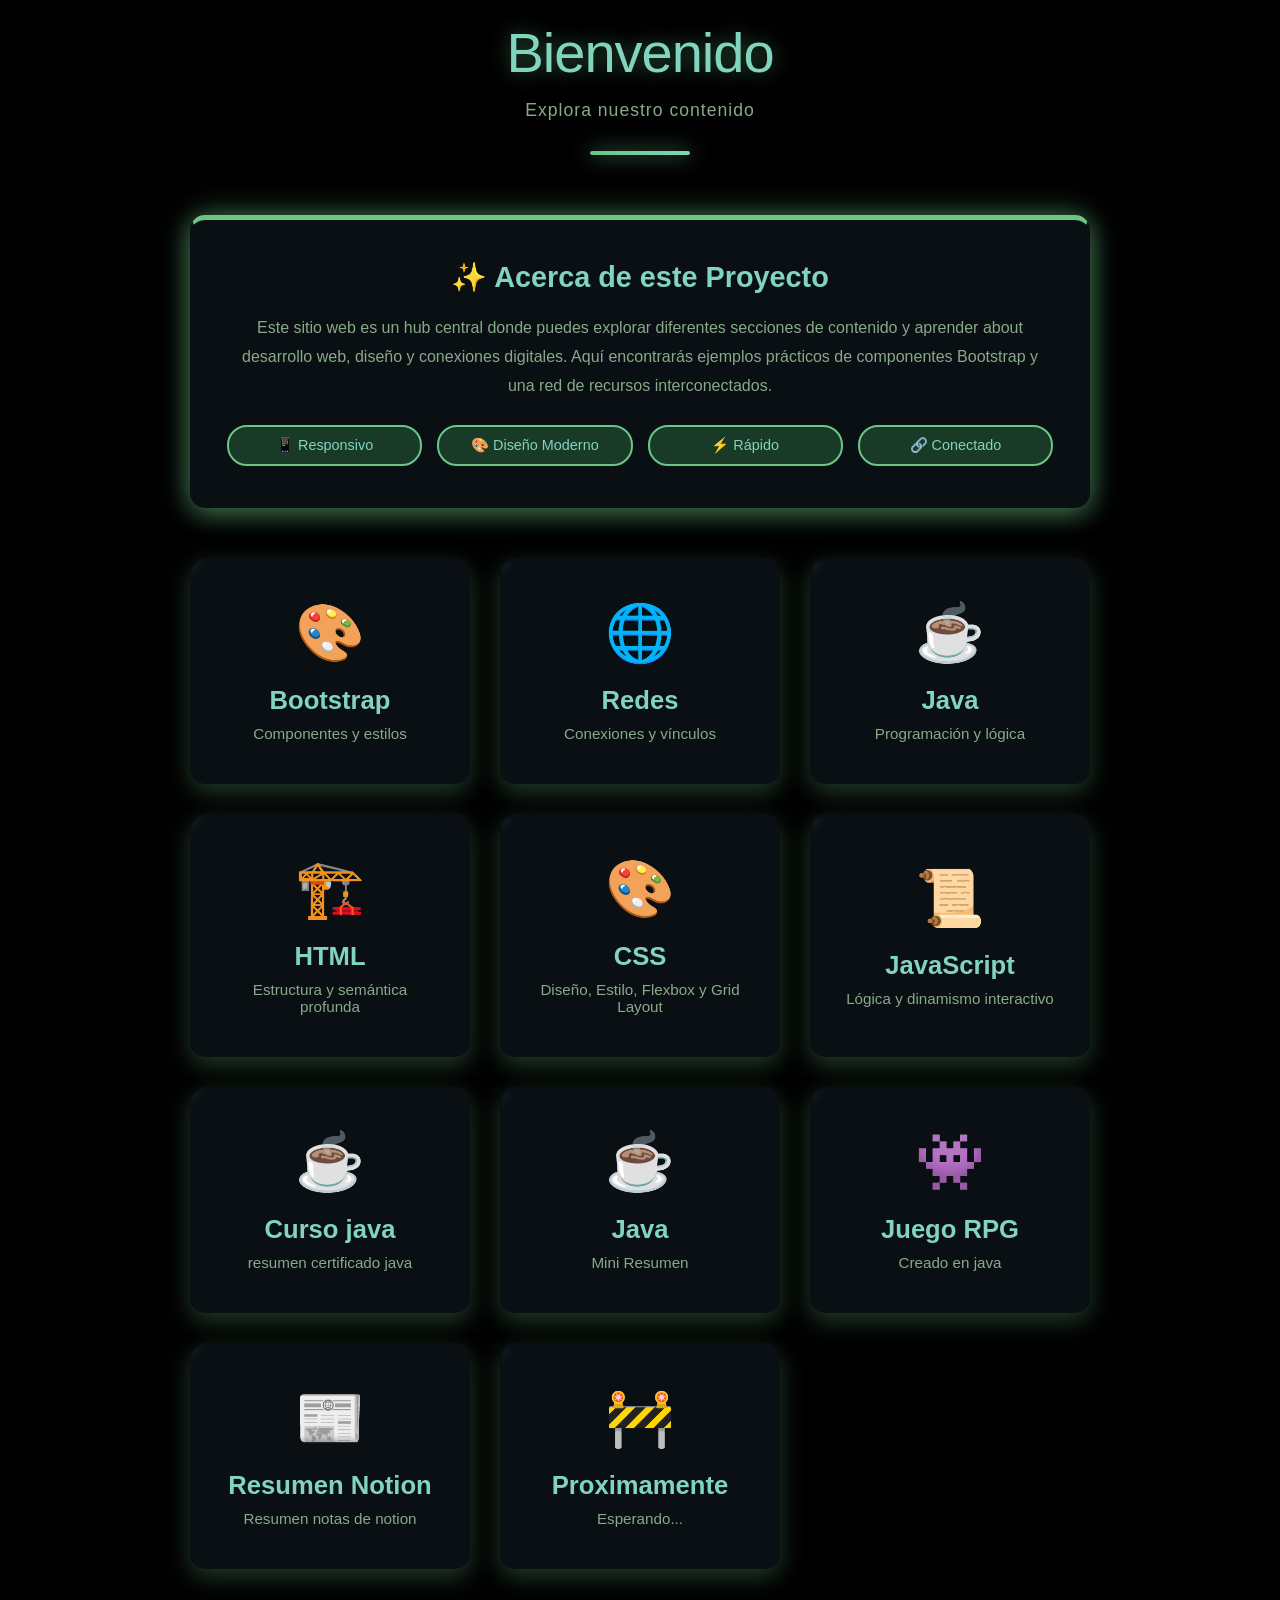
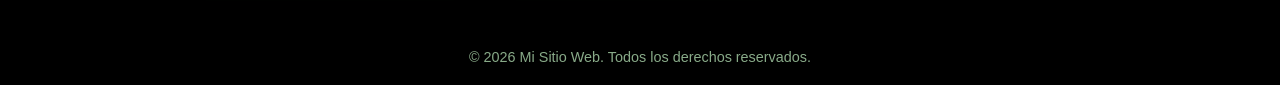
<file: index.html>
<!doctype html>
<html lang="es">
  <head>
    <meta charset="UTF-8" />
    <meta name="viewport" content="width=device-width, initial-scale=1.0" />
    <title>Mi Sitio Web</title>
    <link rel="stylesheet" href="styles.css" />
  </head>
  <body>
    <div class="container">
      <header>
        <h1>Bienvenido</h1>
        <p class="subtitle">Explora nuestro contenido</p>
        <div class="divider"></div>
      </header>

      <div class="about-section">
        <h2>✨ Acerca de este Proyecto</h2>
        <p>
          Este sitio web es un hub central donde puedes explorar diferentes
          secciones de contenido y aprender about desarrollo web, diseño y
          conexiones digitales. Aquí encontrarás ejemplos prácticos de
          componentes Bootstrap y una red de recursos interconectados.
        </p>
        <div class="features-list">
          <div class="feature-tag">📱 Responsivo</div>
          <div class="feature-tag">🎨 Diseño Moderno</div>
          <div class="feature-tag">⚡ Rápido</div>
          <div class="feature-tag">🔗 Conectado</div>
        </div>
      </div>

      <div class="sections">
        <a href="./Boostrap/" class="card">
          <div class="card-content">
            <div class="card-icon">🎨</div>
            <h2>Bootstrap</h2>
            <p>Componentes y estilos</p>
          </div>
        </a>

        <a href="./Redes/" class="card">
          <div class="card-content">
            <div class="card-icon">🌐</div>
            <h2>Redes</h2>
            <p>Conexiones y vínculos</p>
          </div>
        </a>
        <a href="./Java/" class="card">
          <div class="card-content">
            <div class="card-icon">☕</div>
            <h2>Java</h2>
            <p>Programación y lógica</p>
          </div>
        </a>
        <a href="./HTML/" class="card">
          <div class="card-content">
            <div class="card-icon">🏗️</div>
            <h2>HTML</h2>
            <p>Estructura y semántica profunda</p>
          </div>
        </a>

        <a href="./CSS/" class="card">
          <div class="card-content">
            <div class="card-icon">🎨</div>
            <h2>CSS</h2>
            <p>Diseño, Estilo, Flexbox y Grid Layout</p>
          </div>
        </a>

        <a href="./JS/" class="card">
          <div class="card-content">
            <div class="card-icon">📜</div>
            <h2>JavaScript</h2>
            <p>Lógica y dinamismo interactivo</p>
          </div>
        </a>

        <a href="./Java_curso/" class="card">
          <div class="card-content">
            <div class="card-icon">☕</div>
            <h2>Curso java </h2>
            <p>resumen certificado java</p>
          </div>
        </a>
        <a href="./java_resu/" class="card">
          <div class="card-content">
            <div class="card-icon">☕</div>
            <h2>Java</h2>
            <p>Mini Resumen</p>
          </div>
        </a>
        <a href="./rpg/" class="card">
          <div class="card-content">
            <div class="card-icon">👾</div>
            <h2>Juego RPG</h2>
            <p>Creado en java</p>
          </div>
        </a>
        <a href="./notion_exam/" class="card">
          <div class="card-content">
            <div class="card-icon">📰</div>
            <h2>Resumen Notion</h2>
            <p>Resumen notas de notion</p>
          </div>
        </a>
        <a href="" class="card">
          <div class="card-content">
            <div class="card-icon">🚧</div>
            <h2>Proximamente</h2>
            <p>Esperando...</p>
          </div>
        </a>
      </div>

      <footer>
        <p>© 2026 Mi Sitio Web. Todos los derechos reservados.</p>
      </footer>
    </div>
  </body>
</html>
</file>
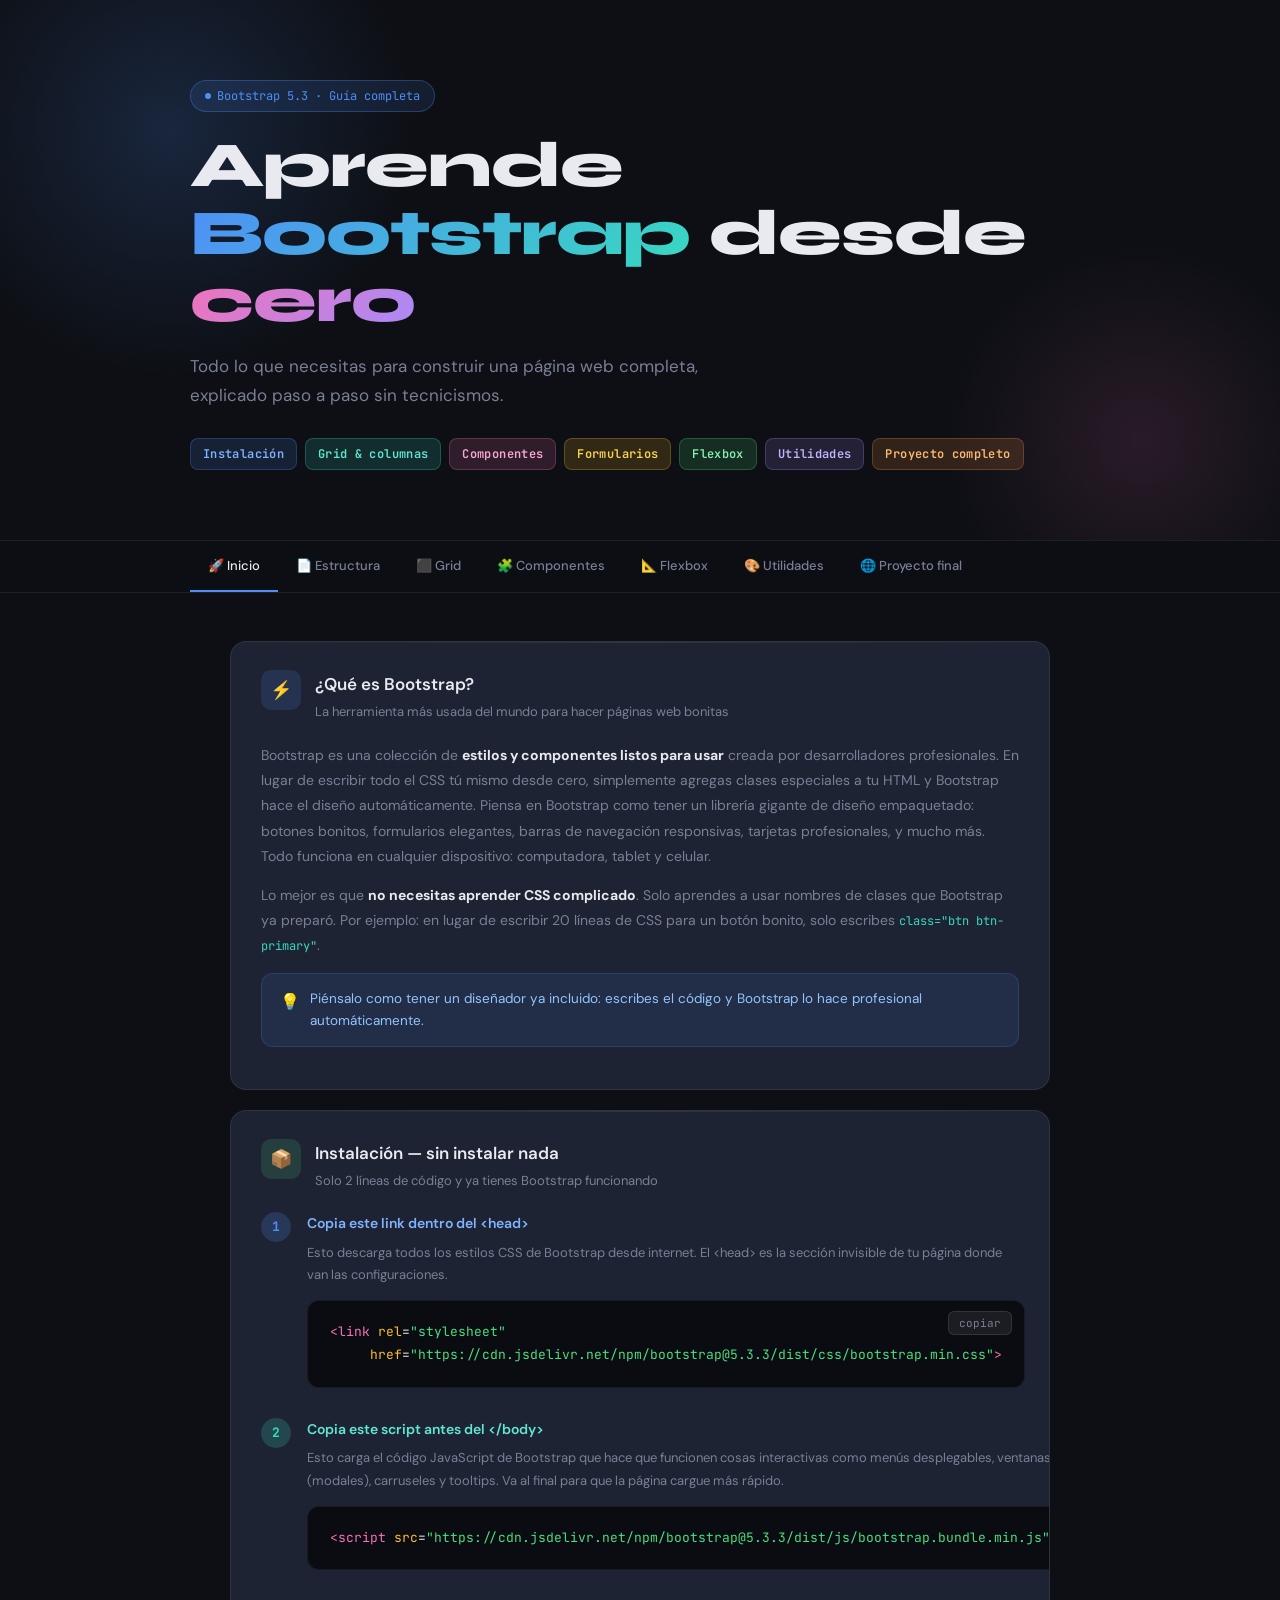
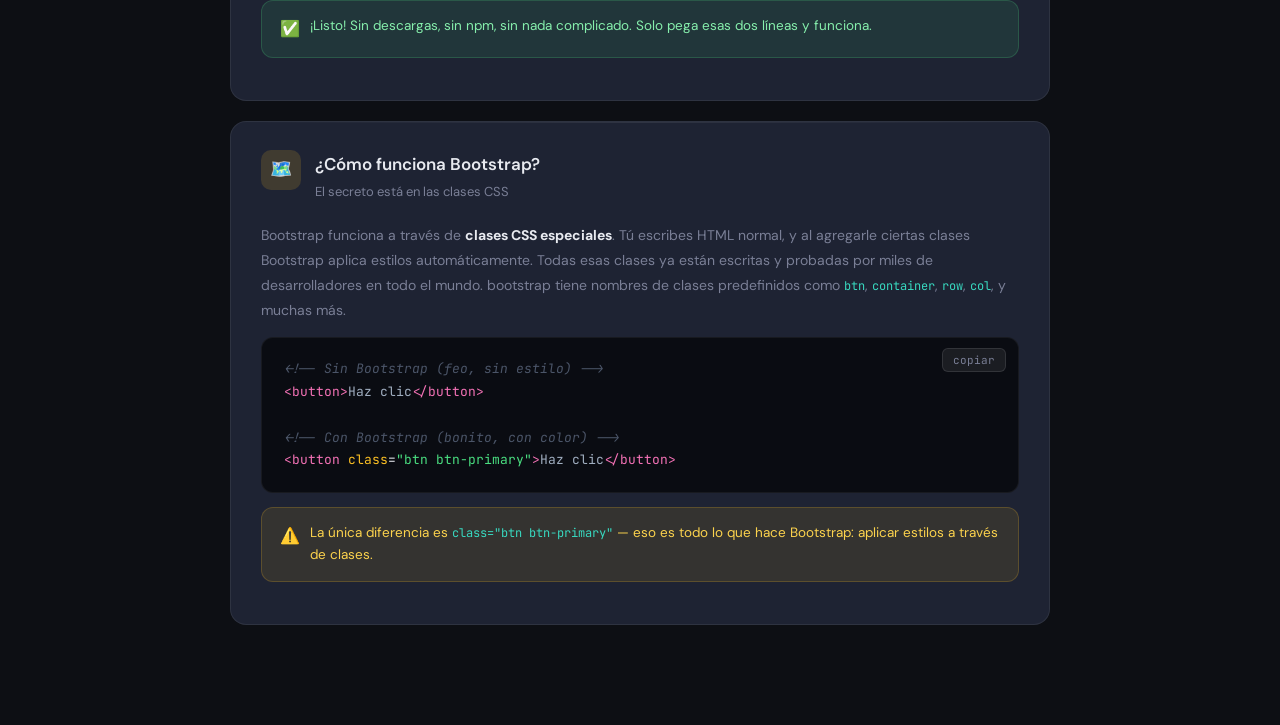
<file: Boostrap/index.html>
<!DOCTYPE html>
<html lang="es">
<head>
  <meta charset="UTF-8">
  <meta name="viewport" content="width=device-width, initial-scale=1">
  <title>Guía Bootstrap — Completa y Visual</title>
  <link rel="stylesheet" href="styles.css">
  <link href="https://fonts.googleapis.com/css2?family=Syne:wght@700;800&family=DM+Sans:wght@400;500;600&family=JetBrains+Mono:wght@400;500&display=swap" rel="stylesheet">
</head>
<body>

<!-- ── HEADER ─────────────────────────────────── -->
<header>
  <div class="header-inner">
    <div class="badge-top">
      <span class="badge-dot"></span>
      Bootstrap 5.3 · Guía completa
    </div>
    <h1>
      Aprende<br>
      <span class="g1">Bootstrap</span> desde<br>
      <span class="g2">cero</span>
    </h1>
    <p class="subtitle">Todo lo que necesitas para construir una página web completa, explicado paso a paso sin tecnicismos.</p>
    <div class="header-pills">
      <span class="pill pill-blue">Instalación</span>
      <span class="pill pill-cyan">Grid &amp; columnas</span>
      <span class="pill pill-pink">Componentes</span>
      <span class="pill pill-amber">Formularios</span>
      <span class="pill pill-green">Flexbox</span>
      <span class="pill pill-purple">Utilidades</span>
      <span class="pill pill-orange">Proyecto completo</span>
    </div>
  </div>
</header>

<!-- ── TABS ─────────────────────────────────── -->
<div class="tab-wrapper">
  <div class="tabs">
    <button class="tab active" onclick="show('inicio',this)">🚀 Inicio</button>
    <button class="tab" onclick="show('estructura',this)">📄 Estructura</button>
    <button class="tab" onclick="show('grid',this)">⬛ Grid</button>
    <button class="tab" onclick="show('componentes',this)">🧩 Componentes</button>
    <button class="tab" onclick="show('flex',this)">📐 Flexbox</button>
    <button class="tab" onclick="show('utilidades',this)">🎨 Utilidades</button>
    <button class="tab" onclick="show('proyecto',this)">🌐 Proyecto final</button>
  </div>
</div>

<!-- ── CONTENT ─────────────────────────────────── -->
<div class="content">

  <!-- INICIO ─────────────────────────────────── -->
  <div id="inicio" class="section active">

    <div class="card">
      <div class="card-header">
        <div class="card-icon icon-blue">⚡</div>
        <div><div class="card-title">¿Qué es Bootstrap?</div><div class="card-desc">La herramienta más usada del mundo para hacer páginas web bonitas</div></div>
      </div>
      <p style="font-size:14px;color:var(--muted);line-height:1.8;margin-bottom:14px">Bootstrap es una colección de <strong style="color:var(--text)">estilos y componentes listos para usar</strong> creada por desarrolladores profesionales. En lugar de escribir todo el CSS tú mismo desde cero, simplemente agregas clases especiales a tu HTML y Bootstrap hace el diseño automáticamente. Piensa en Bootstrap como tener un librería gigante de diseño empaquetado: botones bonitos, formularios elegantes, barras de navegación responsivas, tarjetas profesionales, y mucho más. Todo funciona en cualquier dispositivo: computadora, tablet y celular.</p>
      <p style="font-size:14px;color:var(--muted);line-height:1.8;margin-bottom:14px">Lo mejor es que <strong style="color:var(--text)">no necesitas aprender CSS complicado</strong>. Solo aprendes a usar nombres de clases que Bootstrap ya preparó. Por ejemplo: en lugar de escribir 20 líneas de CSS para un botón bonito, solo escribes <code style="color:var(--cyan);font-family:var(--font-mono);font-size:12px">class="btn btn-primary"</code>.</p>
      <div class="callout callout-blue">
        <span class="callout-icon">💡</span>
        <span>Piénsalo como tener un diseñador ya incluido: escribes el código y Bootstrap lo hace profesional automáticamente.</span>
      </div>
    </div>

    <div class="card">
      <div class="card-header">
        <div class="card-icon icon-green">📦</div>
        <div><div class="card-title">Instalación — sin instalar nada</div><div class="card-desc">Solo 2 líneas de código y ya tienes Bootstrap funcionando</div></div>
      </div>
      <div class="steps">
        <div class="step">
          <div class="step-num step-num-blue">1</div>
          <div class="step-body">
            <div class="step-title" style="color:#7eb4ff">Copia este link dentro del &lt;head&gt;</div>
            <div class="step-desc">Esto descarga todos los estilos CSS de Bootstrap desde internet. El &lt;head&gt; es la sección invisible de tu página donde van las configuraciones.</div>
            <pre><button class="copy-btn" onclick="copyCode(this)">copiar</button><span class="tag">&lt;link</span> <span class="attr">rel</span>=<span class="val">"stylesheet"</span>
     <span class="attr">href</span>=<span class="val">"https://cdn.jsdelivr.net/npm/bootstrap@5.3.3/dist/css/bootstrap.min.css"</span><span class="tag">&gt;</span></pre>
          </div>
        </div>
        <div class="step">
          <div class="step-num step-num-cyan">2</div>
          <div class="step-body">
            <div class="step-title" style="color:#5ee8d2">Copia este script antes del &lt;/body&gt;</div>
            <div class="step-desc">Esto carga el código JavaScript de Bootstrap que hace que funcionen cosas interactivas como menús desplegables, ventanas emergentes (modales), carruseles y tooltips. Va al final para que la página cargue más rápido.</div>
            <pre><button class="copy-btn" onclick="copyCode(this)">copiar</button><span class="tag">&lt;script</span> <span class="attr">src</span>=<span class="val">"https://cdn.jsdelivr.net/npm/bootstrap@5.3.3/dist/js/bootstrap.bundle.min.js"</span><span class="tag">&gt;&lt;/script&gt;</span></pre>
          </div>
        </div>
      </div>
      <div class="callout callout-green" style="margin-top:16px">
        <span class="callout-icon">✅</span>
        <span>¡Listo! Sin descargas, sin npm, sin nada complicado. Solo pega esas dos líneas y funciona.</span>
      </div>
    </div>

    <div class="card">
      <div class="card-header">
        <div class="card-icon icon-amber">🗺️</div>
        <div><div class="card-title">¿Cómo funciona Bootstrap?</div><div class="card-desc">El secreto está en las clases CSS</div></div>
      </div>
      <p style="font-size:14px;color:var(--muted);line-height:1.8;margin-bottom:14px">Bootstrap funciona a través de <strong style="color:var(--text)">clases CSS especiales</strong>. Tú escribes HTML normal, y al agregarle ciertas clases Bootstrap aplica estilos automáticamente. Todas esas clases ya están escritas y probadas por miles de desarrolladores en todo el mundo. bootstrap tiene nombres de clases predefinidos como <code style="color:var(--cyan);font-family:var(--font-mono);font-size:12px">btn</code>, <code style="color:var(--cyan);font-family:var(--font-mono);font-size:12px">container</code>, <code style="color:var(--cyan);font-family:var(--font-mono);font-size:12px">row</code>, <code style="color:var(--cyan);font-family:var(--font-mono);font-size:12px">col</code>, y muchas más.</p>
      <pre><button class="copy-btn" onclick="copyCode(this)">copiar</button><span class="cmt">&lt;!-- Sin Bootstrap (feo, sin estilo) --&gt;</span>
<span class="tag">&lt;button&gt;</span><span class="plain">Haz clic</span><span class="tag">&lt;/button&gt;</span>

<span class="cmt">&lt;!-- Con Bootstrap (bonito, con color) --&gt;</span>
<span class="tag">&lt;button</span> <span class="attr">class</span>=<span class="val">"btn btn-primary"</span><span class="tag">&gt;</span><span class="plain">Haz clic</span><span class="tag">&lt;/button&gt;</span></pre>
      <div class="callout callout-amber">
        <span class="callout-icon">⚠️</span>
        <span>La única diferencia es <code style="color:var(--cyan);font-family:var(--font-mono);font-size:12px">class="btn btn-primary"</code> — eso es todo lo que hace Bootstrap: aplicar estilos a través de clases.</span>
      </div>
    </div>

  </div>

  <!-- ESTRUCTURA ─────────────────────────────── -->
  <div id="estructura" class="section">

    <div class="card">
      <div class="card-header">
        <div class="card-icon icon-cyan">📄</div>
        <div><div class="card-title">Plantilla base completa</div><div class="card-desc">Copia esto como punto de partida para cualquier página nueva</div></div>
      </div>      <p style=\"font-size:14px;color:var(--muted);line-height:1.8;margin-bottom:14px\">Esta es la estructura mínima que necesita toda página web: la declaración DOCTYPE (qué tipo de documento es), el idioma establecido a español, las metaetiquetas obligatorias, Bootstrap importado, y tu contenido en el body. Simplemente copia esto y reemplaza \"Mi Página\" y el contenido.</p>      <pre><button class="copy-btn" onclick="copyCode(this)">copiar</button><span class="plain">&lt;!DOCTYPE html&gt;</span>
<span class="tag">&lt;html</span> <span class="attr">lang</span>=<span class="val">"es"</span><span class="tag">&gt;</span>
<span class="tag">&lt;head&gt;</span>
  <span class="tag">&lt;meta</span> <span class="attr">charset</span>=<span class="val">"UTF-8"</span><span class="tag">&gt;</span>
  <span class="tag">&lt;meta</span> <span class="attr">name</span>=<span class="val">"viewport"</span> <span class="attr">content</span>=<span class="val">"width=device-width, initial-scale=1"</span><span class="tag">&gt;</span>
  <span class="tag">&lt;title&gt;</span><span class="plain">Mi Página</span><span class="tag">&lt;/title&gt;</span>

  <span class="cmt">&lt;!-- Bootstrap CSS --&gt;</span>
  <span class="tag">&lt;link</span> <span class="attr">rel</span>=<span class="val">"stylesheet"</span>
        <span class="attr">href</span>=<span class="val">"https://cdn.jsdelivr.net/npm/bootstrap@5.3.3/dist/css/bootstrap.min.css"</span><span class="tag">&gt;</span>
<span class="tag">&lt;/head&gt;</span>
<span class="tag">&lt;body&gt;</span>

  <span class="cmt">&lt;!-- ✏️ Tu contenido va aquí --&gt;</span>

  <span class="cmt">&lt;!-- Bootstrap JS (al final, para que cargue rápido) --&gt;</span>
  <span class="tag">&lt;script</span> <span class="attr">src</span>=<span class="val">"https://cdn.jsdelivr.net/npm/bootstrap@5.3.3/dist/js/bootstrap.bundle.min.js"</span><span class="tag">&gt;&lt;/script&gt;</span>
<span class="tag">&lt;/body&gt;</span>
<span class="plain">&lt;/html&gt;</span></pre>
      <div class="callout callout-amber">
        <span class="callout-icon">⚠️</span>
        <span>El <code style="font-family:var(--font-mono);font-size:12px;color:var(--cyan)">meta viewport</code> es obligatorio — sin él tu página se ve horrible en celulares.</span>
      </div>
    </div>

    <div class="card">
      <div class="card-header">
        <div class="card-icon icon-blue">📦</div>
        <div><div class="card-title">El container: el contenedor de todo</div><div class="card-desc">Todo tu contenido debe ir dentro de un container</div></div>
      </div>
      <p style="font-size:14px;color:var(--muted);line-height:1.8;margin-bottom:16px">El <code style="color:var(--cyan);font-family:var(--font-mono);font-size:12px">container</code> es una caja invisible que centra tu contenido y le agrega márgenes a los lados (solo en pantallas grandes). Piénsalo como la "hoja" o "papel" sobre el cual escribes todo tu contenido. Sin container, tu texto se vería pegado a los bordes de la pantalla. El container automáticamente se adapta: en celulares es ancho completo, en tablets es más pequeño, y en computadoras se centra.</p>

      <div class="section-label">Tipo A — container con márgenes (recomendado)</div>
      <pre><button class="copy-btn" onclick="copyCode(this)">copiar</button><span class="tag">&lt;div</span> <span class="attr">class</span>=<span class="val">"container"</span><span class="tag">&gt;</span>
  <span class="cmt">&lt;!-- Contenido centrado, con márgenes laterales bonitos --&gt;</span>
  <span class="cmt">&lt;!-- Perfecto para artículos, servicios, y contenido normal --&gt;</span>
  <span class="plain">Mi contenido aquí</span>
<span class="tag">&lt;/div&gt;</span></pre>

      <div class="section-label">Tipo B — container-fluid (ancho completo)</div>
      <pre><button class="copy-btn" onclick="copyCode(this)">copiar</button><span class="tag">&lt;div</span> <span class="attr">class</span>=<span class="val">"container-fluid"</span><span class="tag">&gt;</span>
  <span class="cmt">&lt;!-- Ocupa el 100% del ancho de la pantalla --&gt;</span>
  <span class="cmt">&lt;!-- Ideal para barras de navegación, heroes, y secciones que van de borde a borde --&gt;</span>
  <span class="plain">Contenido de ancho total sin márgenes laterales</span>
<span class="tag">&lt;/div&gt;</span></pre>

      <div class="callout callout-blue">
        <span class="callout-icon">💡</span>
        <span>Regla práctica: usa <code style="font-family:var(--font-mono);font-size:12px;color:var(--cyan)">container</code> para el 90% de tu página. Solo usa <code style="font-family:var(--font-mono);font-size:12px;color:var(--cyan)">container-fluid</code> para elementos que necesitan llegar hasta el borde (como la barra de navegación). Container hace tu página más legible porque el texto no ocupa ancho completo.
      </div>
    </div>

  </div>

  <!-- GRID ─────────────────────────────────── -->
  <div id="grid" class="section">

    <div class="card">
      <div class="card-header">
        <div class="card-icon icon-purple">⬛</div>
        <div><div class="card-title">El sistema de columnas (Grid)</div><div class="card-desc">Bootstrap divide la pantalla en 12 columnas invisibles</div></div>
      </div>
      <p style="font-size:14px;color:var(--muted);line-height:1.8;margin-bottom:16px">Piénsalo como una <strong style="color:var(--text)">regla dividida en 12 partes iguales</strong>. Tú decides cuántas partes ocupa cada elemento. La regla es simple: los números dentro de una fila deben sumar 12. Por ejemplo, si quieres 3 columnas iguales, usas <code style="color:var(--cyan);font-family:var(--font-mono);font-size:12px">col-4</code> <code style="color:var(--cyan);font-family:var(--font-mono);font-size:12px">col-4</code> <code style="color:var(--cyan);font-family:var(--font-mono);font-size:12px">col-4</code> (4+4+4=12). Si quieres una barra lateral y contenido principal, usas <code style="color:var(--cyan);font-family:var(--font-mono);font-size:12px">col-3</code> para la barra y <code style="color:var(--cyan);font-family:var(--font-mono);font-size:12px">col-9</code> para el contenido (3+9=12).</p>

      <div class="section-label">Vista previa de columnas</div>
      <div class="grid-demo">
        <div class="grid-row"><div class="grid-col gc1">col-4</div><div class="grid-col gc2">col-4</div><div class="grid-col gc3">col-4</div></div>
        <div class="grid-row"><div class="grid-col gc4">col-6</div><div class="grid-col gc5">col-6</div></div>
        <div class="grid-row"><div class="grid-col gc6">col-8</div><div class="grid-col gc7">col-4</div></div>
        <div class="grid-row"><div class="grid-col gc8">col-12</div></div>
      </div>
    </div>

    <div class="card">
      <div class="card-header">
        <div class="card-icon icon-cyan">✍️</div>
        <div><div class="card-title">La estructura siempre es la misma</div><div class="card-desc">container → row → col</div></div>
      </div>
      <div class="callout callout-blue" style="margin-bottom:14px">
        <span class="callout-icon">📌</span>
        <span>Regla de oro: <strong style="color:var(--text)">container</strong> (la página) contiene <strong style="color:var(--text)">row</strong> (una fila) que contiene <strong style="color:var(--text)">col</strong> (las columnas).</span>
      </div>
      <pre><button class="copy-btn" onclick="copyCode(this)">copiar</button><span class="tag">&lt;div</span> <span class="attr">class</span>=<span class="val">"container"</span><span class="tag">&gt;</span>    <span class="cmt">&lt;!-- La página --&gt;</span>
  <span class="tag">&lt;div</span> <span class="attr">class</span>=<span class="val">"row"</span><span class="tag">&gt;</span>           <span class="cmt">&lt;!-- Una fila --&gt;</span>

    <span class="tag">&lt;div</span> <span class="attr">class</span>=<span class="val">"col-4"</span><span class="tag">&gt;</span>      <span class="cmt">&lt;!-- Columna izquierda (4/12) --&gt;</span>
      <span class="plain">Menú lateral</span>
    <span class="tag">&lt;/div&gt;</span>

    <span class="tag">&lt;div</span> <span class="attr">class</span>=<span class="val">"col-8"</span><span class="tag">&gt;</span>      <span class="cmt">&lt;!-- Columna derecha (8/12) --&gt;</span>
      <span class="plain">Contenido principal</span>
    <span class="tag">&lt;/div&gt;</span>

  <span class="tag">&lt;/div&gt;</span>
<span class="tag">&lt;/div&gt;</span></pre>
    </div>

    <div class="card">
      <div class="card-header">
        <div class="card-icon icon-pink">📱</div>
        <div><div class="card-title">Responsive: se adapta al tamaño de pantalla</div><div class="card-desc">Diferentes columnas según el dispositivo, sin JS</div></div>
      </div>
      <p style=\"font-size:14px;color:var(--muted);line-height:1.8;margin-bottom:16px\">Agrega un prefijo al nombre de la columna para indicar a partir de qué tamaño de pantalla aplica ese ancho. Esto se llama <strong style=\"color:var(--text)\">responsive design</strong>. Sin estos prefijos, tus columnas se romperían en celulares. Con ellos, tu página se adapta automáticamente: en celular puede ser una columna, en tablet dos columnas, y en computadora tres columnas, todo con una sola línea de código.</p>
      <table class="ref-table">
        <tr><th>Clase</th><th>Cuándo aplica</th></tr>
        <tr><td>col-12</td><td>Celular: siempre (100% del ancho)</td></tr>
        <tr><td>col-sm-6</td><td>Celular grande: 576px o más (50%)</td></tr>
        <tr><td>col-md-6</td><td>Tablet: 768px o más (50%)</td></tr>
        <tr><td>col-lg-4</td><td>Escritorio: 992px o más (33%)</td></tr>
        <tr><td>col-xl-3</td><td>Pantalla grande: 1200px o más (25%)</td></tr>
      </table>
      <pre><button class="copy-btn" onclick="copyCode(this)">copiar</button><span class="cmt">&lt;!-- En celular: ancho completo.
     En tablet: 2 columnas.
     En computador: 3 columnas. --&gt;</span>
<span class="tag">&lt;div</span> <span class="attr">class</span>=<span class="val">"col-12 col-md-6 col-lg-4"</span><span class="tag">&gt;</span>
  <span class="plain">Este elemento se adapta solo</span>
<span class="tag">&lt;/div&gt;</span></pre>
      <div class="callout callout-green">
        <span class="callout-icon">✅</span>
        <span>Puedes combinar varios prefijos en la misma clase. Bootstrap usará el que corresponda al tamaño actual de la pantalla.</span>
      </div>
    </div>

    <div class="card">
      <div class="card-header">
        <div class="card-icon icon-amber">↔️</div>
        <div><div class="card-title">Espacio entre columnas (gutter)</div><div class="card-desc">Agrega separación entre columnas con una clase al row</div></div>
      </div>      <p style=\"font-size:14px;color:var(--muted);line-height:1.8;margin-bottom:14px\">El \"gutter\" es el espacio entre columnas. Por defecto hay poco espacio, pero puedes controlarlo con clases <code style=\"color:var(--cyan);font-family:var(--font-mono);font-size:12px\">g-1</code> a <code style=\"color:var(--cyan);font-family:var(--font-mono);font-size:12px\">g-5</code> en el row. <code style=\"color:var(--cyan);font-family:var(--font-mono);font-size:12px\">g-4</code> es el más común y recomendado para dar un espaciado profesional.</p>      <pre><button class="copy-btn" onclick="copyCode(this)">copiar</button><span class="cmt">&lt;!-- g-4 agrega espacio entre todas las columnas --&gt;</span>
<span class="tag">&lt;div</span> <span class="attr">class</span>=<span class="val">"row g-4"</span><span class="tag">&gt;</span>
  <span class="tag">&lt;div</span> <span class="attr">class</span>=<span class="val">"col-md-6"</span><span class="tag">&gt;</span><span class="plain">Columna 1</span><span class="tag">&lt;/div&gt;</span>
  <span class="tag">&lt;div</span> <span class="attr">class</span>=<span class="val">"col-md-6"</span><span class="tag">&gt;</span><span class="plain">Columna 2</span><span class="tag">&lt;/div&gt;</span>
<span class="tag">&lt;/div&gt;</span></pre>
    </div>

  </div>

  <!-- COMPONENTES ─────────────────────────────── -->
  <div id="componentes" class="section">

    <div class="card">
      <div class="card-header">
        <div class="card-icon icon-blue">🔘</div>
        <div><div class="card-title">Botones</div><div class="card-desc">Diferentes estilos con solo cambiar una clase</div></div>
      </div>
      <p style="font-size:14px;color:var(--muted);line-height:1.8;margin-bottom:16px">Los botones son elementos interactivos que comunican acciones. Bootstrap proporciona 6 colores diferentes, cada uno con significado: azul para acciones normales, verde para éxito, rojo para peligro, amarillo para advertencias, oscuro para fondo, y versiones con borde (outline) para acciones secundarias.</p>
      <div class="preview">
        <div class="demo-btn demo-btn-primary">btn-primary (acción principal)</div>
        <div class="demo-btn demo-btn-success">btn-success (completado)</div>
        <div class="demo-btn demo-btn-danger">btn-danger (eliminar)</div>
        <div class="demo-btn demo-btn-warn">btn-warning (atención)</div>
        <div class="demo-btn demo-btn-dark">btn-dark (secundario)</div>
        <div class="demo-btn demo-btn-outline">btn-outline-primary (borde)</div>
      </div>
      <pre><button class="copy-btn" onclick="copyCode(this)">copiar</button><span class="tag">&lt;button</span> <span class="attr">class</span>=<span class="val">"btn btn-primary"</span><span class="tag">&gt;</span><span class="plain">Enviar</span><span class="tag">&lt;/button&gt;</span>
<span class="tag">&lt;button</span> <span class="attr">class</span>=<span class="val">"btn btn-success"</span><span class="tag">&gt;</span><span class="plain">Guardar</span><span class="tag">&lt;/button&gt;</span>
<span class="tag">&lt;button</span> <span class="attr">class</span>=<span class="val">"btn btn-danger"</span><span class="tag">&gt;</span><span class="plain">Eliminar</span><span class="tag">&lt;/button&gt;</span>
<span class="tag">&lt;button</span> <span class="attr">class</span>=<span class="val">"btn btn-warning"</span><span class="tag">&gt;</span><span class="plain">Atención</span><span class="tag">&lt;/button&gt;</span>
<span class="tag">&lt;button</span> <span class="attr">class</span>=<span class="val">"btn btn-outline-primary"</span><span class="tag">&gt;</span><span class="plain">Ver más</span><span class="tag">&lt;/button&gt;</span>

<span class="cmt">&lt;!-- Tamaños --&gt;</span>
<span class="tag">&lt;button</span> <span class="attr">class</span>=<span class="val">"btn btn-primary btn-lg"</span><span class="tag">&gt;</span><span class="plain">Grande</span><span class="tag">&lt;/button&gt;</span>
<span class="tag">&lt;button</span> <span class="attr">class</span>=<span class="val">"btn btn-primary btn-sm"</span><span class="tag">&gt;</span><span class="plain">Pequeño</span><span class="tag">&lt;/button&gt;</span>
<span class="tag">&lt;button</span> <span class="attr">class</span>=<span class="val">"btn btn-primary w-100"</span><span class="tag">&gt;</span><span class="plain">Ancho completo</span><span class="tag">&lt;/button&gt;</span></pre>
    </div>

    <div class="card">
      <div class="card-header">
        <div class="card-icon icon-amber">⚠️</div>
        <div><div class="card-title">Alertas</div><div class="card-desc">Mensajes con color según el tipo de información</div></div>
      </div>
      <p style="font-size:14px;color:var(--muted);line-height:1.8;margin-bottom:16px">Las alertas son mensajes que comunican información importante al usuario. Cada color tiene un significado: azul para información, verde para éxito, amarillo para advertencias, y rojo para errores. Sirven para dar retroalimentación sobre acciones del usuario.</p>
      <div class="preview">
        <div class="demo-alert da-info">ℹ️ Esto es un mensaje informativo (para datos útiles).</div>
        <div class="demo-alert da-success">✅ La operación fue exitosa (formulario enviado).</div>
        <div class="demo-alert da-warn">⚠️ Atención, revisa este dato (completar campos).</div>
        <div class="demo-alert da-danger">❌ Ocurrió un error inesperado (intenta de nuevo).</div>
      </div>
      <pre><button class="copy-btn" onclick="copyCode(this)">copiar</button><span class="tag">&lt;div</span> <span class="attr">class</span>=<span class="val">"alert alert-info"</span><span class="tag">&gt;</span><span class="plain">Información</span><span class="tag">&lt;/div&gt;</span>
<span class="tag">&lt;div</span> <span class="attr">class</span>=<span class="val">"alert alert-success"</span><span class="tag">&gt;</span><span class="plain">Éxito</span><span class="tag">&lt;/div&gt;</span>
<span class="tag">&lt;div</span> <span class="attr">class</span>=<span class="val">"alert alert-warning"</span><span class="tag">&gt;</span><span class="plain">Advertencia</span><span class="tag">&lt;/div&gt;</span>
<span class="tag">&lt;div</span> <span class="attr">class</span>=<span class="val">"alert alert-danger"</span><span class="tag">&gt;</span><span class="plain">Error</span><span class="tag">&lt;/div&gt;</span></pre>
    </div>

    <div class="card">
      <div class="card-header">
        <div class="card-icon icon-cyan">🃏</div>
        <div><div class="card-title">Cards (tarjetas)</div><div class="card-desc">Contenedores elegantes para mostrar información agrupada</div></div>
      </div>      <p style=\"font-size:14px;color:var(--muted);line-height:1.8;margin-bottom:14px\">Las tarjetas son componentes visuales que agrupan información relacionada de forma elegante. Cada tarjeta es como una \"nota pegada\" en tu página. Perfecto para portfolios, productos, servicios, testimonios, o cualquier contenido que quieras destacar. Las tarjetas pueden incluir imágenes, títulos, descripciones y botones.</p>      <div class="preview">
        <div class="demo-card">
          <h5>Título de la tarjeta</h5>
          <p>Esta es la descripción del contenido dentro de la tarjeta. Puede incluir texto, imágenes y botones.</p>
          <div class="demo-btn demo-btn-primary" style="font-size:12px;padding:6px 14px;border-radius:6px">Ver más</div>
        </div>
      </div>
      <pre><button class="copy-btn" onclick="copyCode(this)">copiar</button><span class="tag">&lt;div</span> <span class="attr">class</span>=<span class="val">"card"</span><span class="tag">&gt;</span>
  <span class="tag">&lt;img</span> <span class="attr">src</span>=<span class="val">"imagen.jpg"</span> <span class="attr">class</span>=<span class="val">"card-img-top"</span> <span class="attr">alt</span>=<span class="val">"..."</span><span class="tag">&gt;</span>
  <span class="tag">&lt;div</span> <span class="attr">class</span>=<span class="val">"card-body"</span><span class="tag">&gt;</span>
    <span class="tag">&lt;h5</span> <span class="attr">class</span>=<span class="val">"card-title"</span><span class="tag">&gt;</span><span class="plain">Título</span><span class="tag">&lt;/h5&gt;</span>
    <span class="tag">&lt;p</span>  <span class="attr">class</span>=<span class="val">"card-text"</span><span class="tag">&gt;</span><span class="plain">Descripción del contenido.</span><span class="tag">&lt;/p&gt;</span>
    <span class="tag">&lt;a</span>  <span class="attr">href</span>=<span class="val">"#"</span> <span class="attr">class</span>=<span class="val">"btn btn-primary"</span><span class="tag">&gt;</span><span class="plain">Ver más</span><span class="tag">&lt;/a&gt;</span>
  <span class="tag">&lt;/div&gt;</span>
<span class="tag">&lt;/div&gt;</span></pre>
    </div>

    <div class="card">
      <div class="card-header">
        <div class="card-icon icon-green">📝</div>
        <div><div class="card-title">Formularios</div><div class="card-desc">Campos de texto, selects y checkboxes con estilo moderno</div></div>
      </div>      <p style=\"font-size:14px;color:var(--muted);line-height:1.8;margin-bottom:14px\">Los formularios son la forma de recopilar información de los usuarios. Bootstrap proporciona estilos bonitos para entrada de texto, emails, áreas de texto, opciones múltiples (checkboxes), botones de radio, y más. Siempre usa <code style=\"color:var(--cyan);font-family:var(--font-mono);font-size:12px\">form-label</code> para las etiquetas y <code style=\"color:var(--cyan);font-family:var(--font-mono);font-size:12px\">form-control</code> para los campos. La clase <code style=\"color:var(--cyan);font-family:var(--font-mono);font-size:12px\">mb-3</code> agrega espacio entre los campos.</p>      <pre><button class="copy-btn" onclick="copyCode(this)">copiar</button><span class="cmt">&lt;!-- Campo de texto --&gt;</span>
<span class="tag">&lt;div</span> <span class="attr">class</span>=<span class="val">"mb-3"</span><span class="tag">&gt;</span>
  <span class="tag">&lt;label</span> <span class="attr">class</span>=<span class="val">"form-label"</span><span class="tag">&gt;</span><span class="plain">Tu nombre</span><span class="tag">&lt;/label&gt;</span>
  <span class="tag">&lt;input</span> <span class="attr">type</span>=<span class="val">"text"</span> <span class="attr">class</span>=<span class="val">"form-control"</span> <span class="attr">placeholder</span>=<span class="val">"Ej: Ana García"</span><span class="tag">&gt;</span>
<span class="tag">&lt;/div&gt;</span>

<span class="cmt">&lt;!-- Correo electrónico --&gt;</span>
<span class="tag">&lt;div</span> <span class="attr">class</span>=<span class="val">"mb-3"</span><span class="tag">&gt;</span>
  <span class="tag">&lt;label</span> <span class="attr">class</span>=<span class="val">"form-label"</span><span class="tag">&gt;</span><span class="plain">Correo electrónico</span><span class="tag">&lt;/label&gt;</span>
  <span class="tag">&lt;input</span> <span class="attr">type</span>=<span class="val">"email"</span> <span class="attr">class</span>=<span class="val">"form-control"</span> <span class="attr">placeholder</span>=<span class="val">"ana@correo.com"</span><span class="tag">&gt;</span>
<span class="tag">&lt;/div&gt;</span>

<span class="cmt">&lt;!-- Lista desplegable (select) --&gt;</span>
<span class="tag">&lt;div</span> <span class="attr">class</span>=<span class="val">"mb-3"</span><span class="tag">&gt;</span>
  <span class="tag">&lt;label</span> <span class="attr">class</span>=<span class="val">"form-label"</span><span class="tag">&gt;</span><span class="plain">País</span><span class="tag">&lt;/label&gt;</span>
  <span class="tag">&lt;select</span> <span class="attr">class</span>=<span class="val">"form-select"</span><span class="tag">&gt;</span>
    <span class="tag">&lt;option&gt;</span><span class="plain">Chile</span><span class="tag">&lt;/option&gt;</span>
    <span class="tag">&lt;option&gt;</span><span class="plain">Argentina</span><span class="tag">&lt;/option&gt;</span>
  <span class="tag">&lt;/select&gt;</span>
<span class="tag">&lt;/div&gt;</span>

<span class="cmt">&lt;!-- Área de texto --&gt;</span>
<span class="tag">&lt;div</span> <span class="attr">class</span>=<span class="val">"mb-3"</span><span class="tag">&gt;</span>
  <span class="tag">&lt;label</span> <span class="attr">class</span>=<span class="val">"form-label"</span><span class="tag">&gt;</span><span class="plain">Mensaje</span><span class="tag">&lt;/label&gt;</span>
  <span class="tag">&lt;textarea</span> <span class="attr">class</span>=<span class="val">"form-control"</span> <span class="attr">rows</span>=<span class="val">"4"</span><span class="tag">&gt;&lt;/textarea&gt;</span>
<span class="tag">&lt;/div&gt;</span>

<span class="cmt">&lt;!-- Checkbox --&gt;</span>
<span class="tag">&lt;div</span> <span class="attr">class</span>=<span class="val">"form-check mb-3"</span><span class="tag">&gt;</span>
  <span class="tag">&lt;input</span> <span class="attr">class</span>=<span class="val">"form-check-input"</span> <span class="attr">type</span>=<span class="val">"checkbox"</span><span class="tag">&gt;</span>
  <span class="tag">&lt;label</span> <span class="attr">class</span>=<span class="val">"form-check-label"</span><span class="tag">&gt;</span><span class="plain">Acepto los términos</span><span class="tag">&lt;/label&gt;</span>
<span class="tag">&lt;/div&gt;</span>

<span class="tag">&lt;button</span> <span class="attr">class</span>=<span class="val">"btn btn-primary"</span><span class="tag">&gt;</span><span class="plain">Enviar formulario</span><span class="tag">&lt;/button&gt;</span></pre>
    </div>

    <div class="card">
      <div class="card-header">
        <div class="card-icon icon-orange">🧭</div>
        <div><div class="card-title">Navbar (barra de navegación)</div><div class="card-desc">Menú superior que colapsa en un ícono hamburguesa en celulares</div></div>
      </div>      <p style=\"font-size:14px;color:var(--muted);line-height:1.8;margin-bottom:14px\">La barra de navegación es lo primero que ven los usuarios. Bootstrap incluye una navbar responsiva que se adapta automáticamente: en computadora muestra todos los links horizontales, en celular se colapsa en un menú hamburguesa. Es interactiva gracias al JavaScript que incluimos. Usa <code style=\"color:var(--cyan);font-family:var(--font-mono);font-size:12px\">navbar-brand</code> para tu logo o nombre del sitio.</p>      <pre><button class="copy-btn" onclick="copyCode(this)">copiar</button><span class="tag">&lt;nav</span> <span class="attr">class</span>=<span class="val">"navbar navbar-expand-lg navbar-dark bg-dark"</span><span class="tag">&gt;</span>
  <span class="tag">&lt;div</span> <span class="attr">class</span>=<span class="val">"container"</span><span class="tag">&gt;</span>

    <span class="cmt">&lt;!-- Nombre/logo del sitio --&gt;</span>
    <span class="tag">&lt;a</span> <span class="attr">class</span>=<span class="val">"navbar-brand"</span> <span class="attr">href</span>=<span class="val">"#"</span><span class="tag">&gt;</span><span class="plain">Mi Sitio</span><span class="tag">&lt;/a&gt;</span>

    <span class="cmt">&lt;!-- Botón hamburguesa (solo en celular) --&gt;</span>
    <span class="tag">&lt;button</span> <span class="attr">class</span>=<span class="val">"navbar-toggler"</span> <span class="attr">data-bs-toggle</span>=<span class="val">"collapse"</span>
            <span class="attr">data-bs-target</span>=<span class="val">"#miMenu"</span><span class="tag">&gt;</span>
      <span class="tag">&lt;span</span> <span class="attr">class</span>=<span class="val">"navbar-toggler-icon"</span><span class="tag">&gt;&lt;/span&gt;</span>
    <span class="tag">&lt;/button&gt;</span>

    <span class="cmt">&lt;!-- Links del menú --&gt;</span>
    <span class="tag">&lt;div</span> <span class="attr">class</span>=<span class="val">"collapse navbar-collapse"</span> <span class="attr">id</span>=<span class="val">"miMenu"</span><span class="tag">&gt;</span>
      <span class="tag">&lt;ul</span> <span class="attr">class</span>=<span class="val">"navbar-nav ms-auto"</span><span class="tag">&gt;</span>
        <span class="tag">&lt;li</span> <span class="attr">class</span>=<span class="val">"nav-item"</span><span class="tag">&gt;</span>
          <span class="tag">&lt;a</span> <span class="attr">class</span>=<span class="val">"nav-link active"</span> <span class="attr">href</span>=<span class="val">"#"</span><span class="tag">&gt;</span><span class="plain">Inicio</span><span class="tag">&lt;/a&gt;</span>
        <span class="tag">&lt;/li&gt;</span>
        <span class="tag">&lt;li</span> <span class="attr">class</span>=<span class="val">"nav-item"</span><span class="tag">&gt;</span>
          <span class="tag">&lt;a</span> <span class="attr">class</span>=<span class="val">"nav-link"</span> <span class="attr">href</span>=<span class="val">"#"</span><span class="tag">&gt;</span><span class="plain">Servicios</span><span class="tag">&lt;/a&gt;</span>
        <span class="tag">&lt;/li&gt;</span>
        <span class="tag">&lt;li</span> <span class="attr">class</span>=<span class="val">"nav-item"</span><span class="tag">&gt;</span>
          <span class="tag">&lt;a</span> <span class="attr">class</span>=<span class="val">"nav-link"</span> <span class="attr">href</span>=<span class="val">"#"</span><span class="tag">&gt;</span><span class="plain">Contacto</span><span class="tag">&lt;/a&gt;</span>
        <span class="tag">&lt;/li&gt;</span>
      <span class="tag">&lt;/ul&gt;</span>
    <span class="tag">&lt;/div&gt;</span>

  <span class="tag">&lt;/div&gt;</span>
<span class="tag">&lt;/nav&gt;</span></pre>
    </div>

    <div class="card">
      <div class="card-header">
        <div class="card-icon icon-purple">📊</div>
        <div><div class="card-title">Tablas</div><div class="card-desc">Tablas con estilos limpios y rayadas al instante</div></div>
      </div>      <p style=\"font-size:14px;color:var(--muted);line-height:1.8;margin-bottom:14px\">Las tablas son perfectas para mostrar datos organizados. Bootstrap automáticamente agrega bordes, relleno, y colores alternados en las filas (rayadas) para que sean fáciles de leer. <code style=\"color:var(--cyan);font-family:var(--font-mono);font-size:12px\">table</code> es la clase base, <code style=\"color:var(--cyan);font-family:var(--font-mono);font-size:12px\">table-striped</code> agrega rayadas, y <code style=\"color:var(--cyan);font-family:var(--font-mono);font-size:12px\">table-hover</code> hace que las filas cambien de color al pasar el cursor.</p>      <pre><button class="copy-btn" onclick="copyCode(this)">copiar</button><span class="tag">&lt;table</span> <span class="attr">class</span>=<span class="val">"table table-striped table-hover"</span><span class="tag">&gt;</span>
  <span class="tag">&lt;thead</span> <span class="attr">class</span>=<span class="val">"table-dark"</span><span class="tag">&gt;</span>
    <span class="tag">&lt;tr&gt;</span>
      <span class="tag">&lt;th&gt;</span><span class="plain">Nombre</span><span class="tag">&lt;/th&gt;</span>
      <span class="tag">&lt;th&gt;</span><span class="plain">Ciudad</span><span class="tag">&lt;/th&gt;</span>
      <span class="tag">&lt;th&gt;</span><span class="plain">País</span><span class="tag">&lt;/th&gt;</span>
    <span class="tag">&lt;/tr&gt;</span>
  <span class="tag">&lt;/thead&gt;</span>
  <span class="tag">&lt;tbody&gt;</span>
    <span class="tag">&lt;tr&gt;</span>
      <span class="tag">&lt;td&gt;</span><span class="plain">Ana García</span><span class="tag">&lt;/td&gt;</span>
      <span class="tag">&lt;td&gt;</span><span class="plain">Santiago</span><span class="tag">&lt;/td&gt;</span>
      <span class="tag">&lt;td&gt;</span><span class="plain">Chile</span><span class="tag">&lt;/td&gt;</span>
    <span class="tag">&lt;/tr&gt;</span>
    <span class="tag">&lt;tr&gt;</span>
      <span class="tag">&lt;td&gt;</span><span class="plain">Luis Torres</span><span class="tag">&lt;/td&gt;</span>
      <span class="tag">&lt;td&gt;</span><span class="plain">Lima</span><span class="tag">&lt;/td&gt;</span>
      <span class="tag">&lt;td&gt;</span><span class="plain">Perú</span><span class="tag">&lt;/td&gt;</span>
    <span class="tag">&lt;/tr&gt;</span>
  <span class="tag">&lt;/tbody&gt;</span>
<span class="tag">&lt;/table&gt;</span></pre>
    </div>

  </div>

  <!-- FLEX ─────────────────────────────────── -->
  <div id="flex" class="section">

    <div class="card">
      <div class="card-header">
        <div class="card-icon icon-cyan">📐</div>
        <div><div class="card-title">Flexbox en Bootstrap</div><div class="card-desc">Para alinear y distribuir elementos sin escribir CSS propio</div></div>
      </div>
      <p style="font-size:14px;color:var(--muted);line-height:1.8;margin-bottom:16px">Flexbox es la forma moderna de controlar la posición de los elementos. Sin Flexbox, alinear cosas era complicado. Con Bootstrap solo necesitas agregar clases, no código CSS. Flexbox es especialmente útil para: centrar cosas perfectamente, distribuir espacio entre elementos, hacer que componentes se adapten automáticamente, y crear menús y barras de herramientas bonitas.</p>

      <div class="section-label">Centrar horizontalmente</div>
      <div class="flex-demo" style="justify-content:center"><div class="fi">A</div><div class="fi">B</div><div class="fi">C</div></div>
      <pre><button class="copy-btn" onclick="copyCode(this)">copiar</button><span class="tag">&lt;div</span> <span class="attr">class</span>=<span class="val">"d-flex justify-content-center"</span><span class="tag">&gt;</span>
  <span class="tag">&lt;div&gt;</span><span class="plain">A</span><span class="tag">&lt;/div&gt;</span>
  <span class="tag">&lt;div&gt;</span><span class="plain">B</span><span class="tag">&lt;/div&gt;</span>
  <span class="tag">&lt;div&gt;</span><span class="plain">C</span><span class="tag">&lt;/div&gt;</span>
<span class="tag">&lt;/div&gt;</span></pre>

      <div class="section-label">Espacio entre elementos</div>
      <div class="flex-demo" style="justify-content:space-between"><div class="fi">Izquierda</div><div class="fi">Centro</div><div class="fi">Derecha</div></div>
      <pre><button class="copy-btn" onclick="copyCode(this)">copiar</button><span class="tag">&lt;div</span> <span class="attr">class</span>=<span class="val">"d-flex justify-content-between"</span><span class="tag">&gt;</span>...<span class="tag">&lt;/div&gt;</span></pre>

      <div class="section-label">Centrado total (horizontal + vertical)</div>
      <div class="flex-demo" style="justify-content:center;align-items:center;height:80px"><div class="fi">Centrado total</div></div>
      <pre><button class="copy-btn" onclick="copyCode(this)">copiar</button><span class="tag">&lt;div</span> <span class="attr">class</span>=<span class="val">"d-flex justify-content-center align-items-center"</span>
     <span class="attr">style</span>=<span class="val">"height: 200px"</span><span class="tag">&gt;</span>
  <span class="plain">Esto queda en el centro exacto</span>
<span class="tag">&lt;/div&gt;</span></pre>
    </div>

    <div class="card">
      <div class="card-header">
        <div class="card-icon icon-pink">📋</div>
        <div><div class="card-title">Referencia de clases Flexbox</div><div class="card-desc">Las más usadas en el día a día</div></div>
      </div>
      <table class="ref-table">
        <tr><th>Clase</th><th>Qué hace</th></tr>
        <tr><td>d-flex</td><td>Activa flexbox en el contenedor</td></tr>
        <tr><td>justify-content-center</td><td>Centra los hijos horizontalmente</td></tr>
        <tr><td>justify-content-between</td><td>Distribuye con espacio entre cada hijo</td></tr>
        <tr><td>justify-content-end</td><td>Empuja los hijos a la derecha</td></tr>
        <tr><td>align-items-center</td><td>Centra los hijos verticalmente</td></tr>
        <tr><td>align-items-start</td><td>Alinea los hijos arriba</td></tr>
        <tr><td>align-items-end</td><td>Alinea los hijos abajo</td></tr>
        <tr><td>flex-column</td><td>Apila los hijos en vertical (como lista)</td></tr>
        <tr><td>flex-wrap</td><td>Permite que los hijos salten a la siguiente línea</td></tr>
        <tr><td>gap-1 a gap-5</td><td>Espacio entre los elementos hijos</td></tr>
      </table>
    </div>

  </div>

  <!-- UTILIDADES ─────────────────────────────── -->
  <div id="utilidades" class="section">

    <div class="card">
      <div class="card-header">
        <div class="card-icon icon-amber">↕️</div>
        <div><div class="card-title">Espaciado: margin y padding</div><div class="card-desc">Controla el espacio exterior e interior sin escribir CSS</div></div>
      </div>
      <p style="font-size:14px;color:var(--muted);line-height:1.8;margin-bottom:12px">El espaciado es crucial para que tu página se vea profesional. <strong style="color:var(--text)">Margin</strong> es el espacio <strong style="color:var(--text)">exterior</strong> (afuera de la caja) y <strong style="color:var(--text)">padding</strong> es el espacio <strong style="color:var(--text)">interior</strong> (adentro de la caja). La fórmula es: <code style="color:var(--pink);font-family:var(--font-mono);font-size:13px">propiedad + lado + tamaño</code>. Ejemplo: <code style="color:var(--cyan);font-family:var(--font-mono);font-size:12px">mt-3</code> = margin-top (arriba) tamaño 3.</p>
      <table class="ref-table">
        <tr><th>Clase</th><th>Qué hace</th></tr>
        <tr><td>m-3</td><td>margin en todos los lados (tamaño 3)</td></tr>
        <tr><td>mt-4</td><td>margin-top tamaño 4</td></tr>
        <tr><td>mb-2</td><td>margin-bottom tamaño 2</td></tr>
        <tr><td>ms-3</td><td>margin-start (izquierda) tamaño 3</td></tr>
        <tr><td>me-3</td><td>margin-end (derecha) tamaño 3</td></tr>
        <tr><td>mx-auto</td><td>margin izq y der en auto → centra el elemento</td></tr>
        <tr><td>my-5</td><td>margin arriba y abajo tamaño 5</td></tr>
        <tr><td>p-3</td><td>padding en todos lados tamaño 3</td></tr>
        <tr><td>pt-4</td><td>padding-top tamaño 4</td></tr>
        <tr><td>pb-2</td><td>padding-bottom tamaño 2</td></tr>
        <tr><td>px-4</td><td>padding izquierda y derecha tamaño 4</td></tr>
        <tr><td>py-5</td><td>padding arriba y abajo tamaño 5</td></tr>
      </table>
      <div class="callout callout-blue">
        <span class="callout-icon">📌</span>
        <span>Los tamaños van del 0 al 5. El 0 elimina el espacio por completo, el 5 es el espacio más grande. El 3 es el tamaño medio y el más común.</span>
      </div>
    </div>

    <div class="card">
      <div class="card-header">
        <div class="card-icon icon-blue">🔤</div>
        <div><div class="card-title">Tipografía y texto</div><div class="card-desc">Clases para controlar fuentes, tamaños y alineación</div></div>
      </div>      <p style=\"font-size:14px;color:var(--muted);line-height:1.8;margin-bottom:14px\">Bootstrap proporciona clases para cambiar cómo se ve el texto sin escribir CSS. Puedes centrar, alinear a derecha, hacer negrita, itálica, cambiar tamaños (de muy pequeño a muy grande), y cambiar colores. Es especialmente útil para títulos, subtítulos, textos muted (apagados), y destacar información importante con colores.</p>      <table class="ref-table">
        <tr><th>Clase</th><th>Qué hace</th></tr>
        <tr><td>text-center</td><td>Centra el texto</td></tr>
        <tr><td>text-start</td><td>Alinea el texto a la izquierda</td></tr>
        <tr><td>text-end</td><td>Alinea el texto a la derecha</td></tr>
        <tr><td>fw-bold</td><td>Texto en negrita</td></tr>
        <tr><td>fw-normal</td><td>Peso de fuente normal</td></tr>
        <tr><td>fst-italic</td><td>Texto en cursiva</td></tr>
        <tr><td>fs-1</td><td>Tamaño muy grande (h1)</td></tr>
        <tr><td>fs-3</td><td>Tamaño mediano</td></tr>
        <tr><td>fs-6</td><td>Tamaño pequeño</td></tr>
        <tr><td>text-muted</td><td>Texto en gris apagado</td></tr>
        <tr><td>text-primary</td><td>Texto en azul</td></tr>
        <tr><td>text-success</td><td>Texto en verde</td></tr>
        <tr><td>text-danger</td><td>Texto en rojo</td></tr>
        <tr><td>text-warning</td><td>Texto en amarillo</td></tr>
      </table>
    </div>

    <div class="card">
      <div class="card-header">
        <div class="card-icon icon-pink">🎨</div>
        <div><div class="card-title">Colores de fondo</div><div class="card-desc">Aplica color a cualquier elemento con una clase</div></div>
      </div>      <p style=\"font-size:14px;color:var(--muted);line-height:1.8;margin-bottom:14px\">Bootstrap tiene 7 colores predefinidos de fondo que puedes aplicar a cualquier elemento. Cada color tiene un propósito visual: azul para primario, verde para éxito, rojo para peligro, amarillo para advertencia, cian para información, blanco claro para fondos neutros, y oscuro para contraste. Combinados con texto blanco o negro, se ven profesionales.</p>      <div class="swatches">
        <div class="swatch"><div class="swatch-color" style="background:#0d6efd"></div><div class="swatch-label">bg-primary</div></div>
        <div class="swatch"><div class="swatch-color" style="background:#198754"></div><div class="swatch-label">bg-success</div></div>
        <div class="swatch"><div class="swatch-color" style="background:#dc3545"></div><div class="swatch-label">bg-danger</div></div>
        <div class="swatch"><div class="swatch-color" style="background:#ffc107"></div><div class="swatch-label">bg-warning</div></div>
        <div class="swatch"><div class="swatch-color" style="background:#0dcaf0"></div><div class="swatch-label">bg-info</div></div>
        <div class="swatch"><div class="swatch-color" style="background:#f8f9fa;border:1px solid #333"></div><div class="swatch-label">bg-light</div></div>
        <div class="swatch"><div class="swatch-color" style="background:#212529"></div><div class="swatch-label">bg-dark</div></div>
      </div>
      <pre><button class="copy-btn" onclick="copyCode(this)">copiar</button><span class="tag">&lt;div</span> <span class="attr">class</span>=<span class="val">"bg-primary text-white p-3"</span><span class="tag">&gt;</span><span class="plain">Fondo azul</span><span class="tag">&lt;/div&gt;</span>
<span class="tag">&lt;div</span> <span class="attr">class</span>=<span class="val">"bg-success text-white p-3"</span><span class="tag">&gt;</span><span class="plain">Fondo verde</span><span class="tag">&lt;/div&gt;</span>
<span class="tag">&lt;div</span> <span class="attr">class</span>=<span class="val">"bg-danger  text-white p-3"</span><span class="tag">&gt;</span><span class="plain">Fondo rojo</span><span class="tag">&lt;/div&gt;</span>
<span class="tag">&lt;div</span> <span class="attr">class</span>=<span class="val">"bg-dark    text-white p-3"</span><span class="tag">&gt;</span><span class="plain">Fondo negro</span><span class="tag">&lt;/div&gt;</span>
<span class="tag">&lt;div</span> <span class="attr">class</span>=<span class="val">"bg-light            p-3"</span><span class="tag">&gt;</span><span class="plain">Fondo gris claro</span><span class="tag">&lt;/div&gt;</span></pre>
    </div>

    <div class="card">
      <div class="card-header">
        <div class="card-icon icon-green">👁️</div>
        <div><div class="card-title">Mostrar y ocultar elementos</div><div class="card-desc">Controla la visibilidad según el dispositivo</div></div>
      </div>      <p style=\"font-size:14px;color:var(--muted);line-height:1.8;margin-bottom:14px\">Usa estas clases para mostrar o ocultar elementos según el tamaño de pantalla. Por ejemplo, puedes mostrar un menú completo en computadora pero ocultarlo en celular, o mostrar un botón especial solo para móviles. <code style=\"color:var(--cyan);font-family:var(--font-mono);font-size:12px\">d-none</code> esconde cualquier cosa, y <code style=\"color:var(--cyan);font-family:var(--font-mono);font-size:12px\">d-md-block</code> la muestra solo en tablet en adelante.</p>      <table class="ref-table">
        <tr><th>Clase</th><th>Qué hace</th></tr>
        <tr><td>d-none</td><td>Oculta el elemento en todos los tamaños</td></tr>
        <tr><td>d-block</td><td>Muestra el elemento como bloque</td></tr>
        <tr><td>d-none d-md-block</td><td>Oculto en celular, visible en tablet y más</td></tr>
        <tr><td>d-md-none</td><td>Visible en celular, oculto en tablet y más</td></tr>
        <tr><td>d-flex</td><td>Muestra como flexbox</td></tr>
        <tr><td>d-inline</td><td>Muestra en línea (como texto)</td></tr>
        <tr><td>d-inline-block</td><td>Mezcla de inline y block</td></tr>
      </table>
      <pre><button class="copy-btn" onclick="copyCode(this)">copiar</button><span class="cmt">&lt;!-- Solo visible en celulares --&gt;</span>
<span class="tag">&lt;div</span> <span class="attr">class</span>=<span class="val">"d-block d-md-none"</span><span class="tag">&gt;</span>
  <span class="plain">Solo se ve en celulares</span>
<span class="tag">&lt;/div&gt;</span>

<span class="cmt">&lt;!-- Solo visible en tablet y escritorio --&gt;</span>
<span class="tag">&lt;div</span> <span class="attr">class</span>=<span class="val">"d-none d-md-block"</span><span class="tag">&gt;</span>
  <span class="plain">Solo se ve en pantallas grandes</span>
<span class="tag">&lt;/div&gt;</span></pre>
    </div>

    <div class="card">
      <div class="card-header">
        <div class="card-icon icon-purple">📏</div>
        <div><div class="card-title">Ancho y alto</div><div class="card-desc">Controla las dimensiones sin CSS</div></div>
      </div>
      <p style=\"font-size:14px;color:var(--muted);line-height:1.8;margin-bottom:14px\">Control el tamaño de elementos de forma rápida. <code style=\"color:var(--cyan);font-family:var(--font-mono);font-size:12px\">w-100</code> es el más común: hace que un botón ocupe el ancho completo del contenedor. <code style=\"color:var(--cyan);font-family:var(--font-mono);font-size:12px\">mw-100</code> es perfecto para imágenes porque nunca crecen más allá de su tamaño original. Estos valores son en porcentajes, así que son flexibles.</p>
      <table class=\"ref-table\">
        <tr><th>Clase</th><th>Qué hace</th></tr>
        <tr><td>w-25</td><td>Ancho del 25% del contenedor (un cuarto)</td></tr>
        <tr><td>w-50</td><td>Ancho del 50% (la mitad)</td></tr>
        <tr><td>w-75</td><td>Ancho del 75% (tres cuartos)</td></tr>
        <tr><td>w-100</td><td>Ancho del 100% (ocupa todo el ancho disponible)</td></tr>
        <tr><td>h-100</td><td>Alto del 100% del contenedor padre</td></tr>
        <tr><td>mw-100</td><td>Ancho máximo del 100% (ideal para imágenes responsivas)</td></tr>
      </table>
    </div>

  </div>

  <!-- PROYECTO FINAL ─────────────────────────── -->
  <div id="proyecto" class="section">

    <div class="final-card">
      <div class="card-header">
        <div class="card-icon icon-blue">🌐</div>
        <div><div class="card-title">Página web completa lista para usar</div><div class="card-desc">Combina todo lo aprendido: navbar, hero, tarjetas, formulario y footer</div></div>
      </div>
      <div class="callout callout-green">
        <span class="callout-icon">✅</span>
        <span>Este es un ejemplo profesional y completamente funcional. Copia este código completo, pégalo en un archivo con extensión <code style=\"font-family:var(--font-mono);font-size:12px;color:var(--cyan)\">.html</code>, ábrelo en tu navegador y tendrás una página web completa y responsiva funcionando al instante. Es un excelente punto de partida para tu propio sitio web.</span>
      </div>
    </div>

    <div class="card">
      <pre style="max-height:none"><button class="copy-btn" onclick="copyCode(this)">copiar todo</button><span class="plain">&lt;!DOCTYPE html&gt;</span>
<span class="tag">&lt;html</span> <span class="attr">lang</span>=<span class="val">"es"</span><span class="tag">&gt;</span>
<span class="tag">&lt;head&gt;</span>
  <span class="tag">&lt;meta</span> <span class="attr">charset</span>=<span class="val">"UTF-8"</span><span class="tag">&gt;</span>
  <span class="tag">&lt;meta</span> <span class="attr">name</span>=<span class="val">"viewport"</span> <span class="attr">content</span>=<span class="val">"width=device-width, initial-scale=1"</span><span class="tag">&gt;</span>
  <span class="tag">&lt;title&gt;</span><span class="plain">Mi Primera Página Web</span><span class="tag">&lt;/title&gt;</span>
  <span class="tag">&lt;link</span> <span class="attr">rel</span>=<span class="val">"stylesheet"</span>
        <span class="attr">href</span>=<span class="val">"https://cdn.jsdelivr.net/npm/bootstrap@5.3.3/dist/css/bootstrap.min.css"</span><span class="tag">&gt;</span>
<span class="tag">&lt;/head&gt;</span>
<span class="tag">&lt;body&gt;</span>

  <span class="cmt">&lt;!-- ================================================
       NAVBAR — Barra de navegación superior
  ================================================ --&gt;</span>
  <span class="tag">&lt;nav</span> <span class="attr">class</span>=<span class="val">"navbar navbar-expand-lg navbar-dark bg-dark"</span><span class="tag">&gt;</span>
    <span class="tag">&lt;div</span> <span class="attr">class</span>=<span class="val">"container"</span><span class="tag">&gt;</span>
      <span class="tag">&lt;a</span> <span class="attr">class</span>=<span class="val">"navbar-brand fw-bold"</span> <span class="attr">href</span>=<span class="val">"#"</span><span class="tag">&gt;</span><span class="plain">Mi Empresa</span><span class="tag">&lt;/a&gt;</span>
      <span class="tag">&lt;button</span> <span class="attr">class</span>=<span class="val">"navbar-toggler"</span>
              <span class="attr">data-bs-toggle</span>=<span class="val">"collapse"</span>
              <span class="attr">data-bs-target</span>=<span class="val">"#menu"</span><span class="tag">&gt;</span>
        <span class="tag">&lt;span</span> <span class="attr">class</span>=<span class="val">"navbar-toggler-icon"</span><span class="tag">&gt;&lt;/span&gt;</span>
      <span class="tag">&lt;/button&gt;</span>
      <span class="tag">&lt;div</span> <span class="attr">class</span>=<span class="val">"collapse navbar-collapse"</span> <span class="attr">id</span>=<span class="val">"menu"</span><span class="tag">&gt;</span>
        <span class="tag">&lt;ul</span> <span class="attr">class</span>=<span class="val">"navbar-nav ms-auto"</span><span class="tag">&gt;</span>
          <span class="tag">&lt;li</span> <span class="attr">class</span>=<span class="val">"nav-item"</span><span class="tag">&gt;&lt;a</span> <span class="attr">class</span>=<span class="val">"nav-link active"</span> <span class="attr">href</span>=<span class="val">"#"</span><span class="tag">&gt;</span><span class="plain">Inicio</span><span class="tag">&lt;/a&gt;&lt;/li&gt;</span>
          <span class="tag">&lt;li</span> <span class="attr">class</span>=<span class="val">"nav-item"</span><span class="tag">&gt;&lt;a</span> <span class="attr">class</span>=<span class="val">"nav-link"</span>        <span class="attr">href</span>=<span class="val">"#"</span><span class="tag">&gt;</span><span class="plain">Servicios</span><span class="tag">&lt;/a&gt;&lt;/li&gt;</span>
          <span class="tag">&lt;li</span> <span class="attr">class</span>=<span class="val">"nav-item"</span><span class="tag">&gt;&lt;a</span> <span class="attr">class</span>=<span class="val">"nav-link"</span>        <span class="attr">href</span>=<span class="val">"#"</span><span class="tag">&gt;</span><span class="plain">Contacto</span><span class="tag">&lt;/a&gt;&lt;/li&gt;</span>
        <span class="tag">&lt;/ul&gt;</span>
      <span class="tag">&lt;/div&gt;</span>
    <span class="tag">&lt;/div&gt;</span>
  <span class="tag">&lt;/nav&gt;</span>

  <span class="cmt">&lt;!-- ================================================
       HERO — Sección de bienvenida
  ================================================ --&gt;</span>
  <span class="tag">&lt;div</span> <span class="attr">class</span>=<span class="val">"bg-primary text-white py-5 text-center"</span><span class="tag">&gt;</span>
    <span class="tag">&lt;div</span> <span class="attr">class</span>=<span class="val">"container py-4"</span><span class="tag">&gt;</span>
      <span class="tag">&lt;h1</span> <span class="attr">class</span>=<span class="val">"display-4 fw-bold"</span><span class="tag">&gt;</span><span class="plain">Bienvenido a mi página</span><span class="tag">&lt;/h1&gt;</span>
      <span class="tag">&lt;p</span> <span class="attr">class</span>=<span class="val">"fs-5 mt-3 mb-4"</span><span class="tag">&gt;</span><span class="plain">Aquí va la descripción de lo que ofreces.</span><span class="tag">&lt;/p&gt;</span>
      <span class="tag">&lt;a</span> <span class="attr">href</span>=<span class="val">"#"</span> <span class="attr">class</span>=<span class="val">"btn btn-light btn-lg me-2"</span><span class="tag">&gt;</span><span class="plain">Empezar ahora</span><span class="tag">&lt;/a&gt;</span>
      <span class="tag">&lt;a</span> <span class="attr">href</span>=<span class="val">"#"</span> <span class="attr">class</span>=<span class="val">"btn btn-outline-light btn-lg"</span><span class="tag">&gt;</span><span class="plain">Saber más</span><span class="tag">&lt;/a&gt;</span>
    <span class="tag">&lt;/div&gt;</span>
  <span class="tag">&lt;/div&gt;</span>

  <span class="cmt">&lt;!-- ================================================
       TARJETAS — Sección de servicios
  ================================================ --&gt;</span>
  <span class="tag">&lt;div</span> <span class="attr">class</span>=<span class="val">"container my-5"</span><span class="tag">&gt;</span>
    <span class="tag">&lt;h2</span> <span class="attr">class</span>=<span class="val">"text-center mb-4"</span><span class="tag">&gt;</span><span class="plain">Nuestros servicios</span><span class="tag">&lt;/h2&gt;</span>
    <span class="tag">&lt;div</span> <span class="attr">class</span>=<span class="val">"row g-4"</span><span class="tag">&gt;</span>
      <span class="tag">&lt;div</span> <span class="attr">class</span>=<span class="val">"col-12 col-md-4"</span><span class="tag">&gt;</span>
        <span class="tag">&lt;div</span> <span class="attr">class</span>=<span class="val">"card h-100 shadow-sm"</span><span class="tag">&gt;</span>
          <span class="tag">&lt;div</span> <span class="attr">class</span>=<span class="val">"card-body"</span><span class="tag">&gt;</span>
            <span class="tag">&lt;h5</span> <span class="attr">class</span>=<span class="val">"card-title"</span><span class="tag">&gt;</span><span class="plain">Servicio 1</span><span class="tag">&lt;/h5&gt;</span>
            <span class="tag">&lt;p</span>  <span class="attr">class</span>=<span class="val">"card-text text-muted"</span><span class="tag">&gt;</span><span class="plain">Descripción breve del servicio.</span><span class="tag">&lt;/p&gt;</span>
            <span class="tag">&lt;a</span>  <span class="attr">href</span>=<span class="val">"#"</span> <span class="attr">class</span>=<span class="val">"btn btn-primary"</span><span class="tag">&gt;</span><span class="plain">Ver más</span><span class="tag">&lt;/a&gt;</span>
          <span class="tag">&lt;/div&gt;</span>
        <span class="tag">&lt;/div&gt;</span>
      <span class="tag">&lt;/div&gt;</span>
      <span class="tag">&lt;div</span> <span class="attr">class</span>=<span class="val">"col-12 col-md-4"</span><span class="tag">&gt;</span>
        <span class="tag">&lt;div</span> <span class="attr">class</span>=<span class="val">"card h-100 shadow-sm"</span><span class="tag">&gt;</span>
          <span class="tag">&lt;div</span> <span class="attr">class</span>=<span class="val">"card-body"</span><span class="tag">&gt;</span>
            <span class="tag">&lt;h5</span> <span class="attr">class</span>=<span class="val">"card-title"</span><span class="tag">&gt;</span><span class="plain">Servicio 2</span><span class="tag">&lt;/h5&gt;</span>
            <span class="tag">&lt;p</span>  <span class="attr">class</span>=<span class="val">"card-text text-muted"</span><span class="tag">&gt;</span><span class="plain">Descripción breve del servicio.</span><span class="tag">&lt;/p&gt;</span>
            <span class="tag">&lt;a</span>  <span class="attr">href</span>=<span class="val">"#"</span> <span class="attr">class</span>=<span class="val">"btn btn-primary"</span><span class="tag">&gt;</span><span class="plain">Ver más</span><span class="tag">&lt;/a&gt;</span>
          <span class="tag">&lt;/div&gt;</span>
        <span class="tag">&lt;/div&gt;</span>
      <span class="tag">&lt;/div&gt;</span>
      <span class="tag">&lt;div</span> <span class="attr">class</span>=<span class="val">"col-12 col-md-4"</span><span class="tag">&gt;</span>
        <span class="tag">&lt;div</span> <span class="attr">class</span>=<span class="val">"card h-100 shadow-sm"</span><span class="tag">&gt;</span>
          <span class="tag">&lt;div</span> <span class="attr">class</span>=<span class="val">"card-body"</span><span class="tag">&gt;</span>
            <span class="tag">&lt;h5</span> <span class="attr">class</span>=<span class="val">"card-title"</span><span class="tag">&gt;</span><span class="plain">Servicio 3</span><span class="tag">&lt;/h5&gt;</span>
            <span class="tag">&lt;p</span>  <span class="attr">class</span>=<span class="val">"card-text text-muted"</span><span class="tag">&gt;</span><span class="plain">Descripción breve del servicio.</span><span class="tag">&lt;/p&gt;</span>
            <span class="tag">&lt;a</span>  <span class="attr">href</span>=<span class="val">"#"</span> <span class="attr">class</span>=<span class="val">"btn btn-primary"</span><span class="tag">&gt;</span><span class="plain">Ver más</span><span class="tag">&lt;/a&gt;</span>
          <span class="tag">&lt;/div&gt;</span>
        <span class="tag">&lt;/div&gt;</span>
      <span class="tag">&lt;/div&gt;</span>
    <span class="tag">&lt;/div&gt;</span>
  <span class="tag">&lt;/div&gt;</span>

  <span class="cmt">&lt;!-- ================================================
       FORMULARIO — Sección de contacto
  ================================================ --&gt;</span>
  <span class="tag">&lt;div</span> <span class="attr">class</span>=<span class="val">"bg-light py-5"</span><span class="tag">&gt;</span>
    <span class="tag">&lt;div</span> <span class="attr">class</span>=<span class="val">"container"</span><span class="tag">&gt;</span>
      <span class="tag">&lt;div</span> <span class="attr">class</span>=<span class="val">"row justify-content-center"</span><span class="tag">&gt;</span>
        <span class="tag">&lt;div</span> <span class="attr">class</span>=<span class="val">"col-12 col-md-6"</span><span class="tag">&gt;</span>
          <span class="tag">&lt;h2</span> <span class="attr">class</span>=<span class="val">"text-center mb-4"</span><span class="tag">&gt;</span><span class="plain">Contáctanos</span><span class="tag">&lt;/h2&gt;</span>
          <span class="tag">&lt;div</span> <span class="attr">class</span>=<span class="val">"mb-3"</span><span class="tag">&gt;</span>
            <span class="tag">&lt;label</span> <span class="attr">class</span>=<span class="val">"form-label"</span><span class="tag">&gt;</span><span class="plain">Nombre</span><span class="tag">&lt;/label&gt;</span>
            <span class="tag">&lt;input</span> <span class="attr">type</span>=<span class="val">"text"</span> <span class="attr">class</span>=<span class="val">"form-control"</span><span class="tag">&gt;</span>
          <span class="tag">&lt;/div&gt;</span>
          <span class="tag">&lt;div</span> <span class="attr">class</span>=<span class="val">"mb-3"</span><span class="tag">&gt;</span>
            <span class="tag">&lt;label</span> <span class="attr">class</span>=<span class="val">"form-label"</span><span class="tag">&gt;</span><span class="plain">Correo electrónico</span><span class="tag">&lt;/label&gt;</span>
            <span class="tag">&lt;input</span> <span class="attr">type</span>=<span class="val">"email"</span> <span class="attr">class</span>=<span class="val">"form-control"</span><span class="tag">&gt;</span>
          <span class="tag">&lt;/div&gt;</span>
          <span class="tag">&lt;div</span> <span class="attr">class</span>=<span class="val">"mb-3"</span><span class="tag">&gt;</span>
            <span class="tag">&lt;label</span> <span class="attr">class</span>=<span class="val">"form-label"</span><span class="tag">&gt;</span><span class="plain">Mensaje</span><span class="tag">&lt;/label&gt;</span>
            <span class="tag">&lt;textarea</span> <span class="attr">class</span>=<span class="val">"form-control"</span> <span class="attr">rows</span>=<span class="val">"4"</span><span class="tag">&gt;&lt;/textarea&gt;</span>
          <span class="tag">&lt;/div&gt;</span>
          <span class="tag">&lt;button</span> <span class="attr">class</span>=<span class="val">"btn btn-primary w-100"</span><span class="tag">&gt;</span><span class="plain">Enviar mensaje</span><span class="tag">&lt;/button&gt;</span>
        <span class="tag">&lt;/div&gt;</span>
      <span class="tag">&lt;/div&gt;</span>
    <span class="tag">&lt;/div&gt;</span>
  <span class="tag">&lt;/div&gt;</span>

  <span class="cmt">&lt;!-- ================================================
       FOOTER — Pie de página
  ================================================ --&gt;</span>
  <span class="tag">&lt;footer</span> <span class="attr">class</span>=<span class="val">"bg-dark text-white text-center py-4"</span><span class="tag">&gt;</span>
    <span class="tag">&lt;div</span> <span class="attr">class</span>=<span class="val">"container"</span><span class="tag">&gt;</span>
      <span class="tag">&lt;p</span> <span class="attr">class</span>=<span class="val">"mb-0"</span><span class="tag">&gt;</span>
        <span class="plain">&amp;copy; 2025 Mi Empresa. Todos los derechos reservados.</span>
      <span class="tag">&lt;/p&gt;</span>
    <span class="tag">&lt;/div&gt;</span>
  <span class="tag">&lt;/footer&gt;</span>

  <span class="tag">&lt;script</span> <span class="attr">src</span>=<span class="val">"https://cdn.jsdelivr.net/npm/bootstrap@5.3.3/dist/js/bootstrap.bundle.min.js"</span><span class="tag">&gt;&lt;/script&gt;</span>
<span class="tag">&lt;/body&gt;</span>
<span class="plain">&lt;/html&gt;</span></pre>
    </div>

    <div class="card">
      <div class="card-header">
        <div class="card-icon icon-green">🗺️</div>
        <div><div class="card-title">Mapa mental: estructura de la página</div><div class="card-desc">Cómo se organiza visualmente el proyecto</div></div>
      </div>      <p style=\"font-size:14px;color:var(--muted);line-height:1.8;margin-bottom:14px\">Cada sección del proyecto usa clases Bootstrap específicas para lograr su objetivo visual. Estudia esta tabla para entender cómo Bootstrap resuelve problemas comunes de diseño. La navbar es especial porque necesita expandirse/contraerse, el hero necesita ser llamativo, las tarjetas necesitan espaciado, el formulario necesita estar centrado, y el footer necesita estar al fondo.</p>      <table class="ref-table">
        <tr><th>Bloque</th><th>Clase Bootstrap usada</th></tr>
        <tr><td>Navbar</td><td>navbar navbar-expand-lg navbar-dark bg-dark</td></tr>
        <tr><td>Sección hero</td><td>bg-primary text-white py-5 text-center</td></tr>
        <tr><td>Contenedor del hero</td><td>container py-4</td></tr>
        <tr><td>Sección tarjetas</td><td>container my-5</td></tr>
        <tr><td>Fila de tarjetas</td><td>row g-4</td></tr>
        <tr><td>Columna adaptable</td><td>col-12 col-md-4</td></tr>
        <tr><td>Sección formulario</td><td>bg-light py-5</td></tr>
        <tr><td>Formulario centrado</td><td>row justify-content-center + col-md-6</td></tr>
        <tr><td>Footer</td><td>bg-dark text-white text-center py-4</td></tr>
      </table>
    </div>

  </div>

</div>

<script>
  function show(id, btn) {
    document.querySelectorAll('.section').forEach(s => s.classList.remove('active'));
    document.querySelectorAll('.tab').forEach(t => t.classList.remove('active'));
    document.getElementById(id).classList.add('active');
    btn.classList.add('active');
    window.scrollTo({ top: 0, behavior: 'smooth' });
  }

  function copyCode(btn) {
    const pre = btn.closest('pre');
    const text = pre.innerText.replace('copiar\n','').replace('copiar todo\n','').trim();
    navigator.clipboard.writeText(text).then(() => {
      btn.textContent = '✓ copiado';
      btn.style.color = '#4ade80';
      setTimeout(() => { btn.textContent = btn.textContent.includes('todo') ? 'copiar todo' : 'copiar'; btn.style.color = ''; }, 2000);
    });
  }
</script>
</body>
</html>
</file>
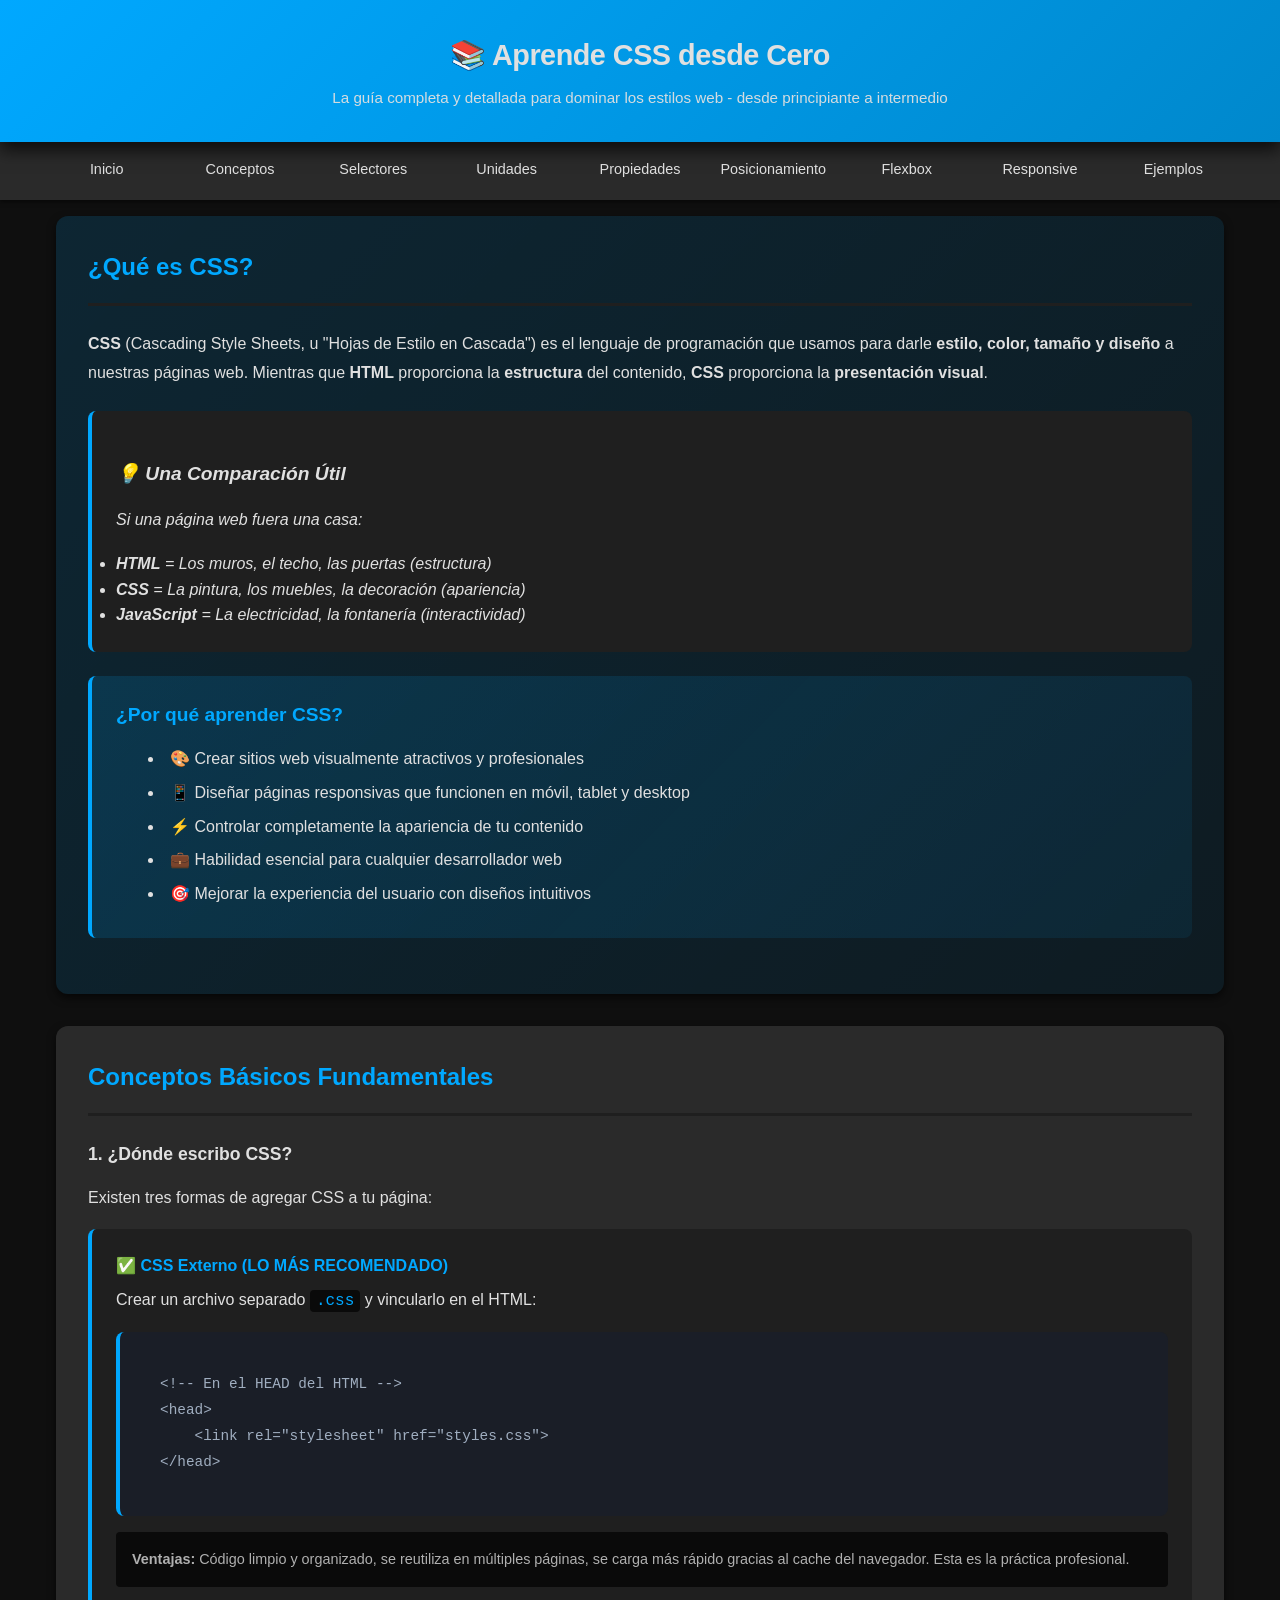
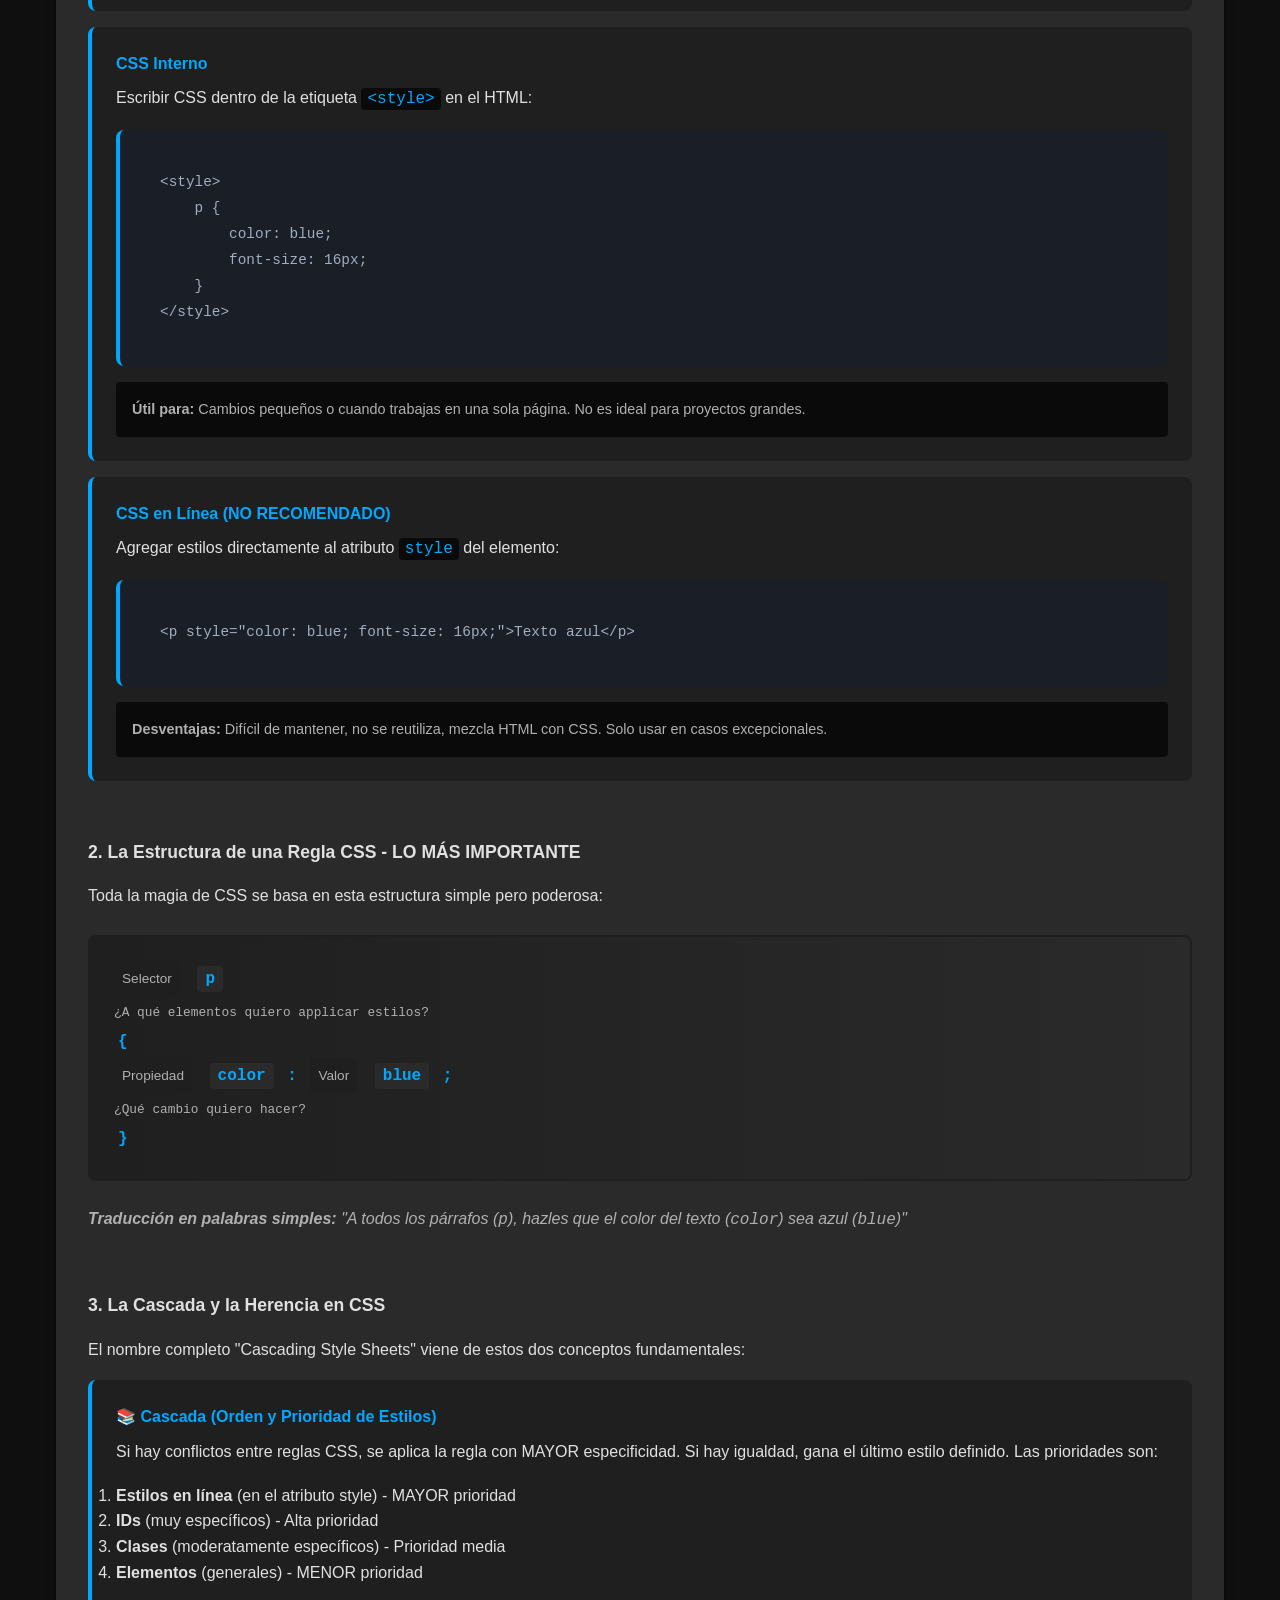
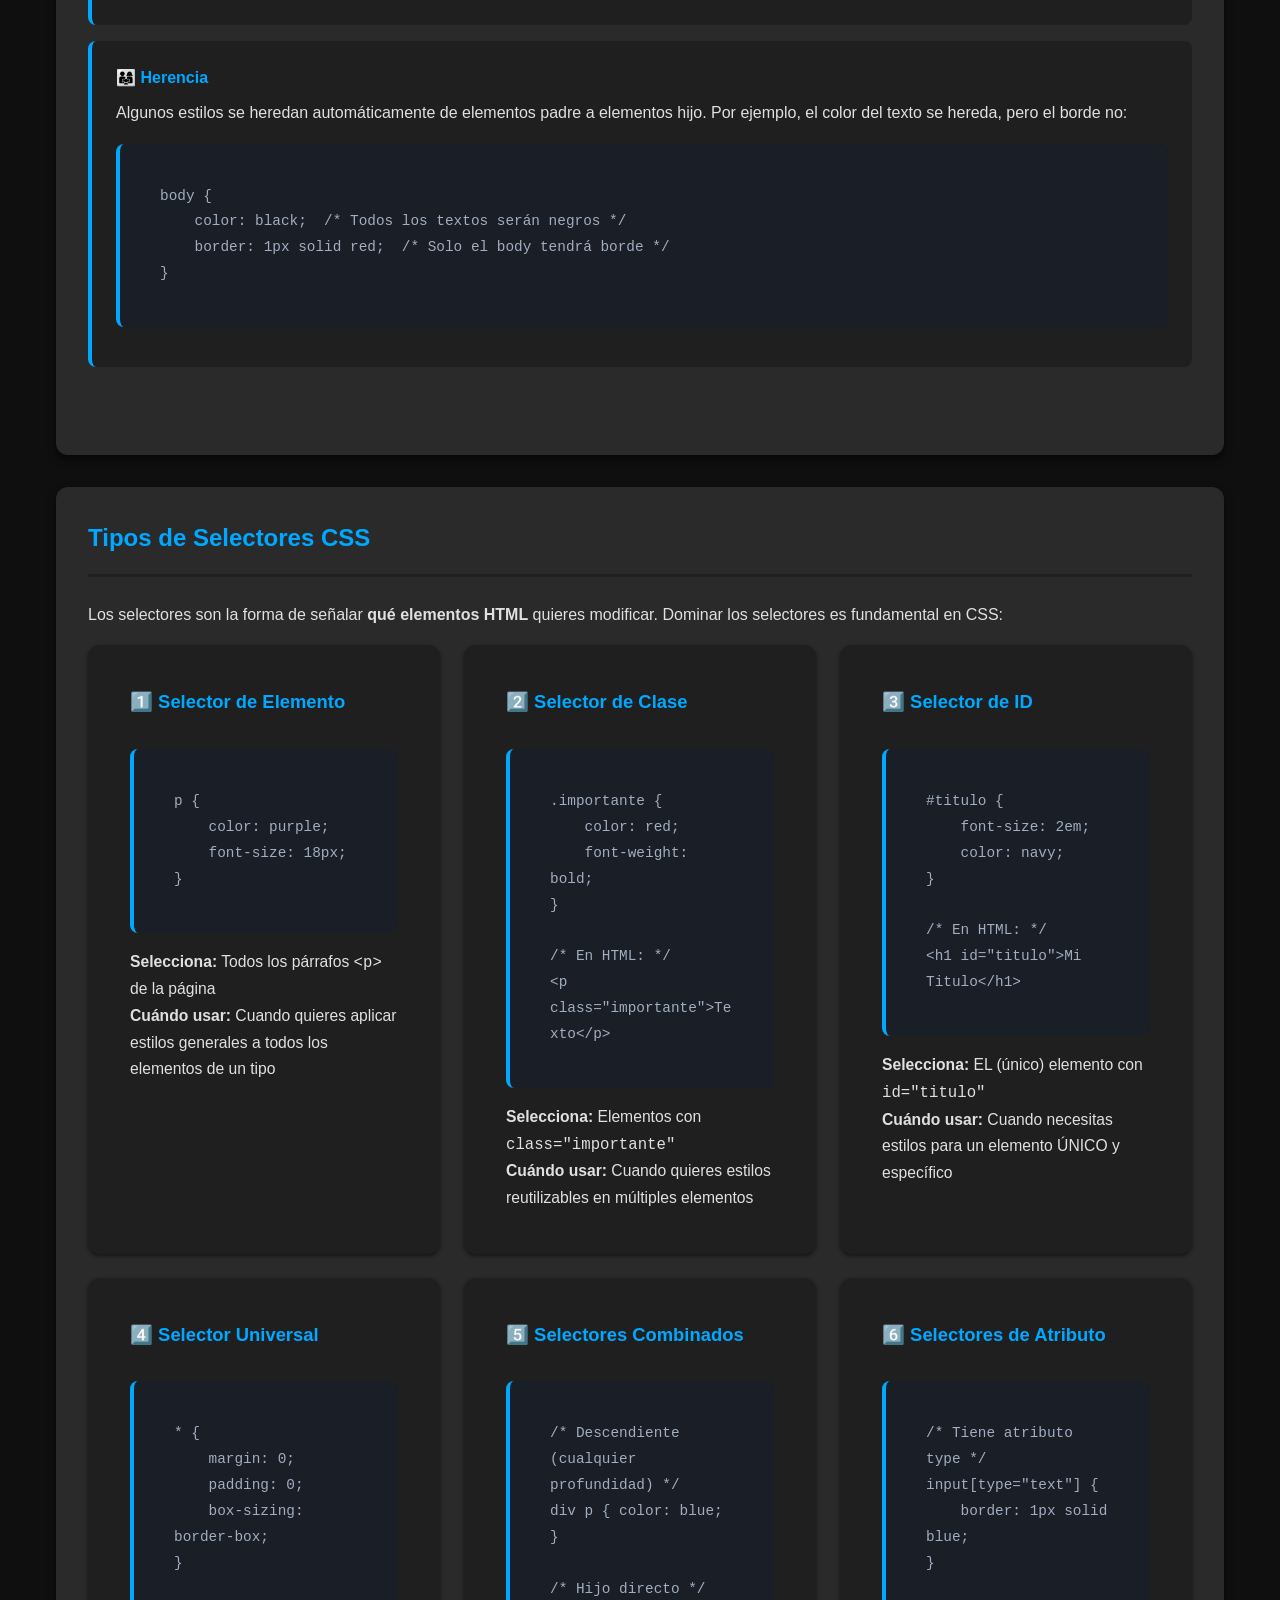
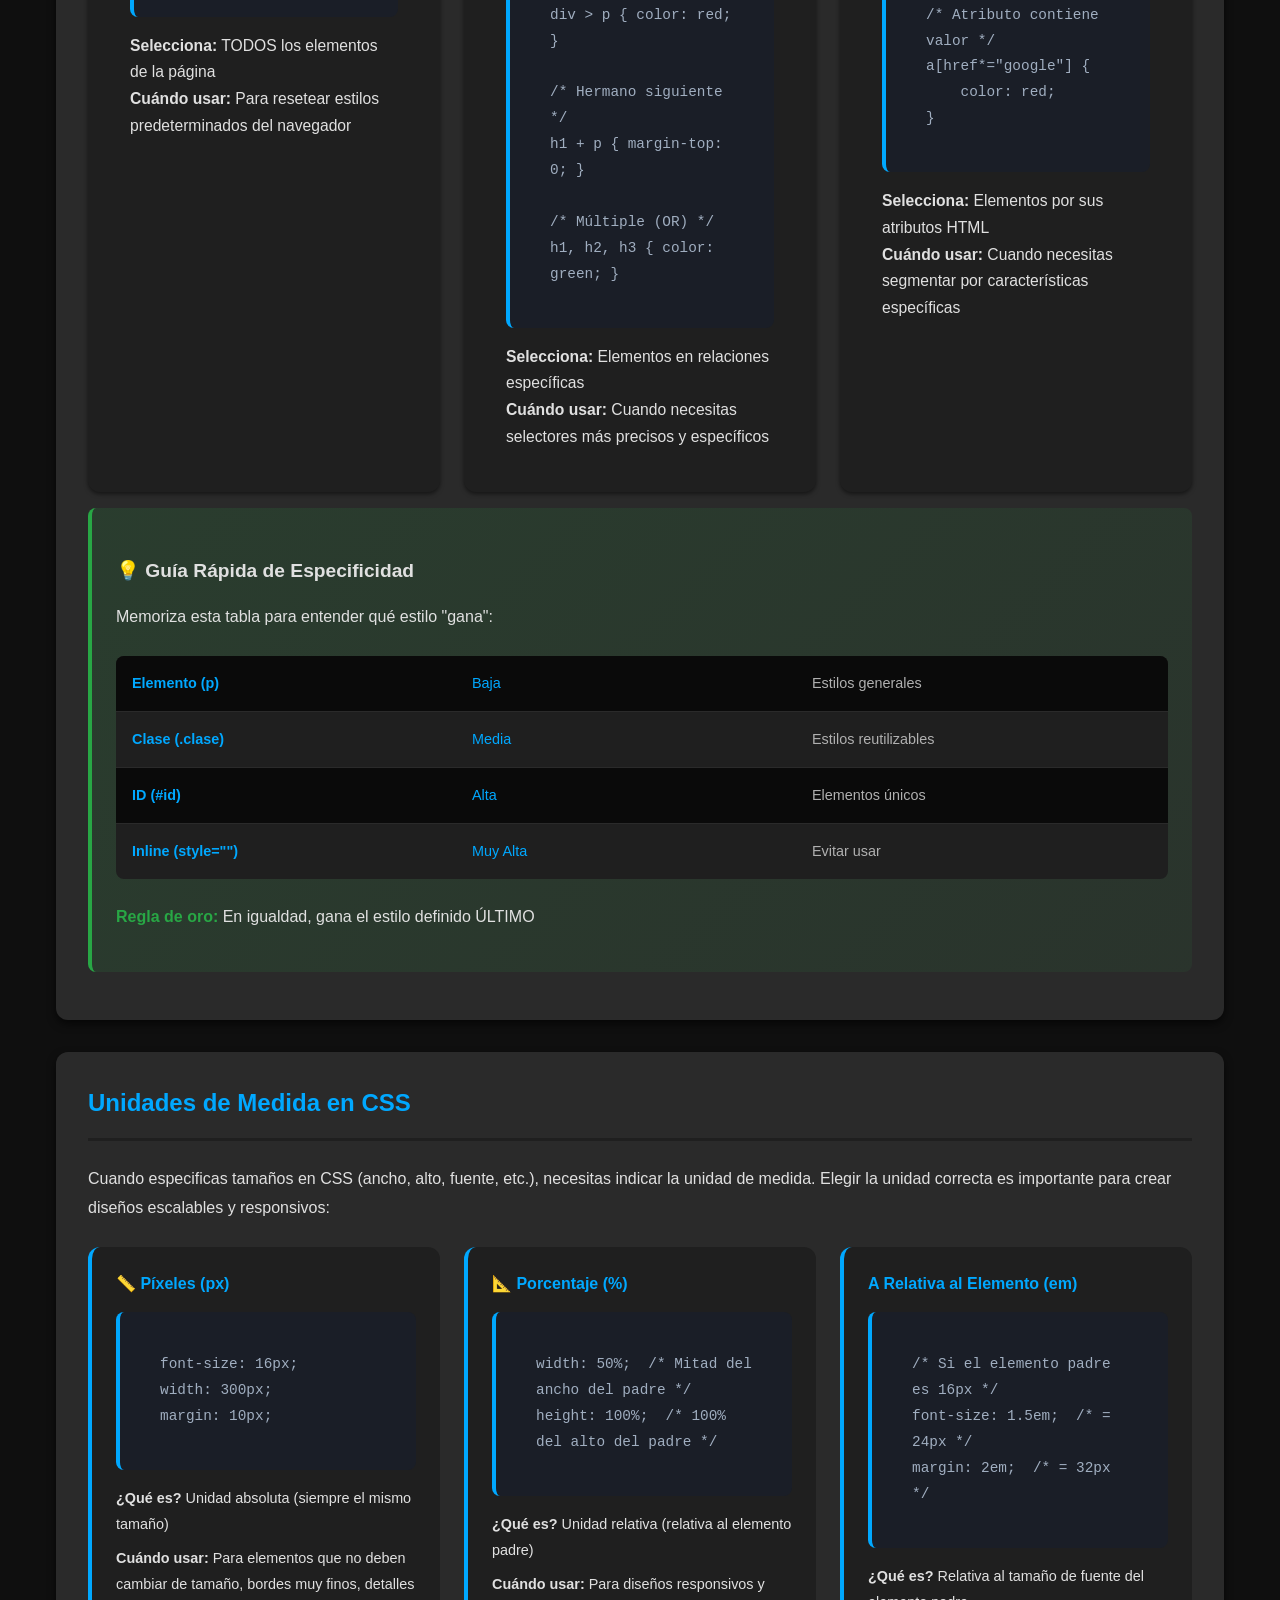
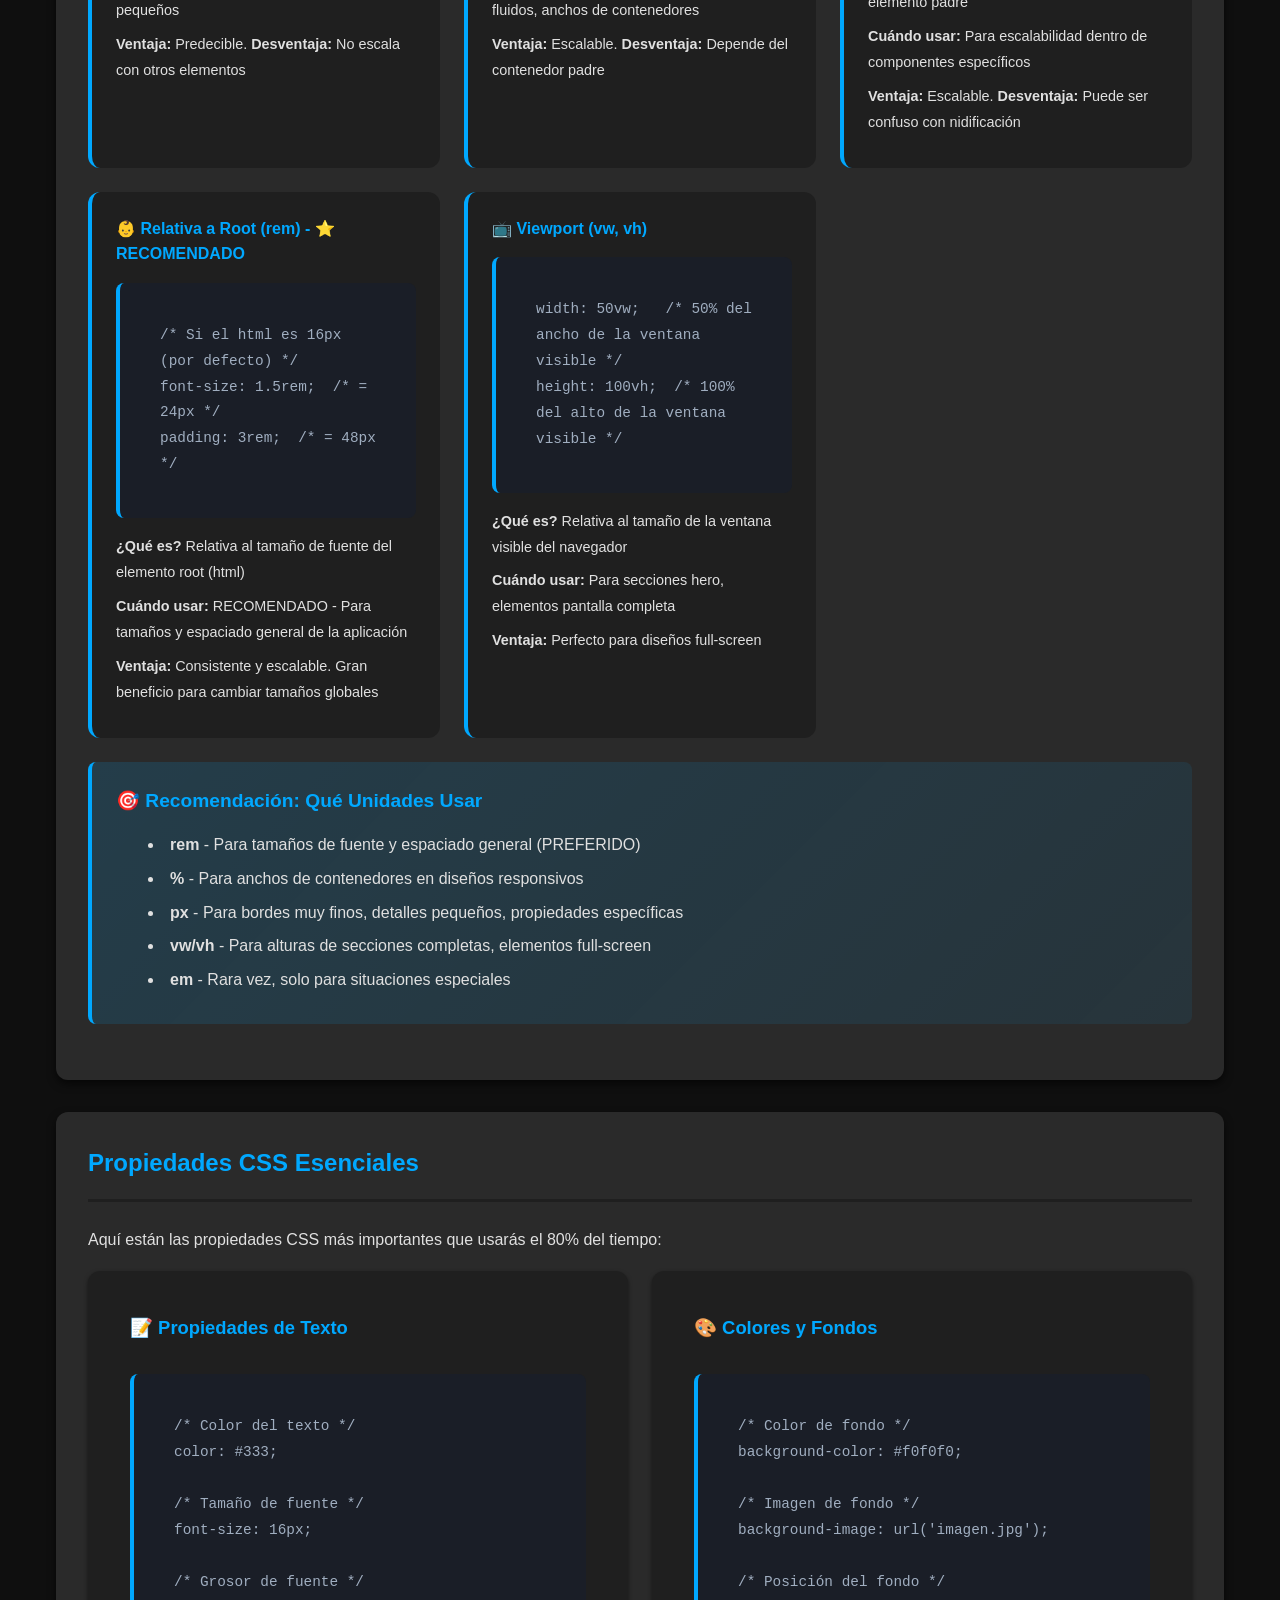
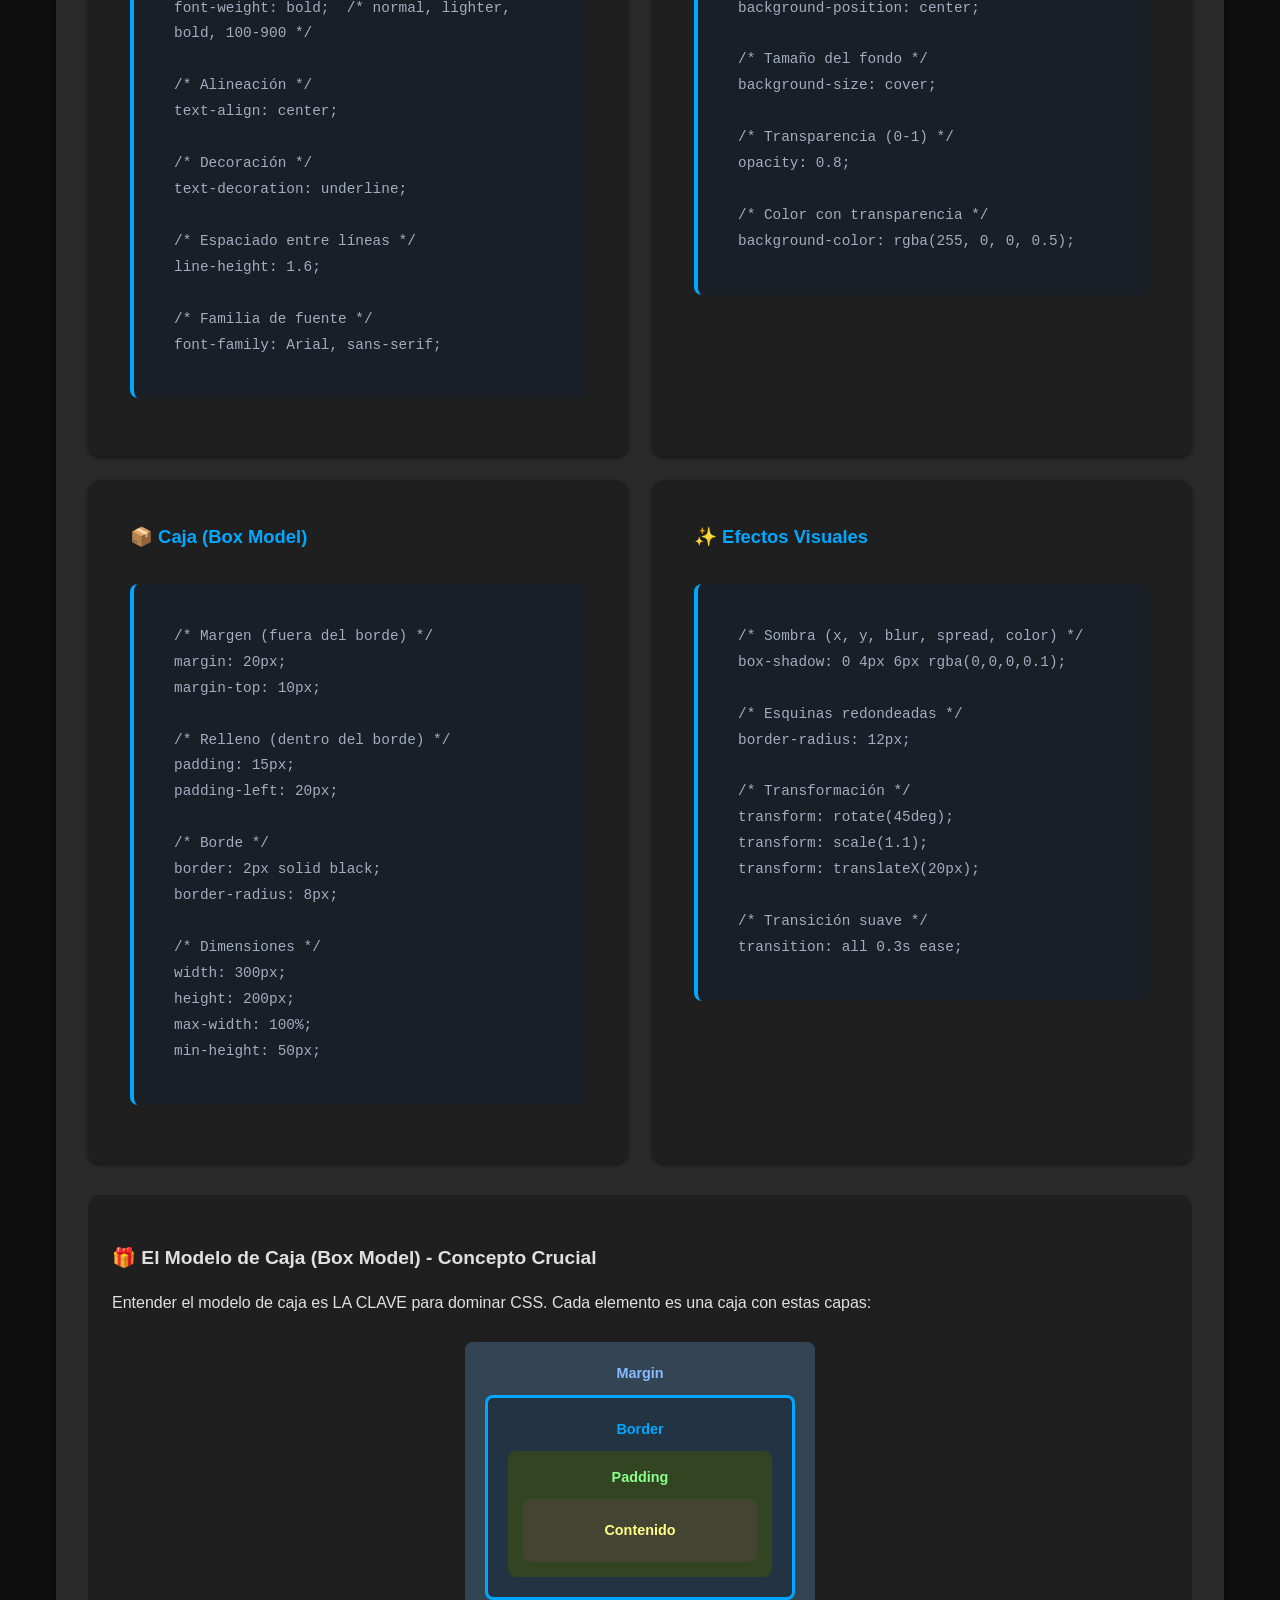
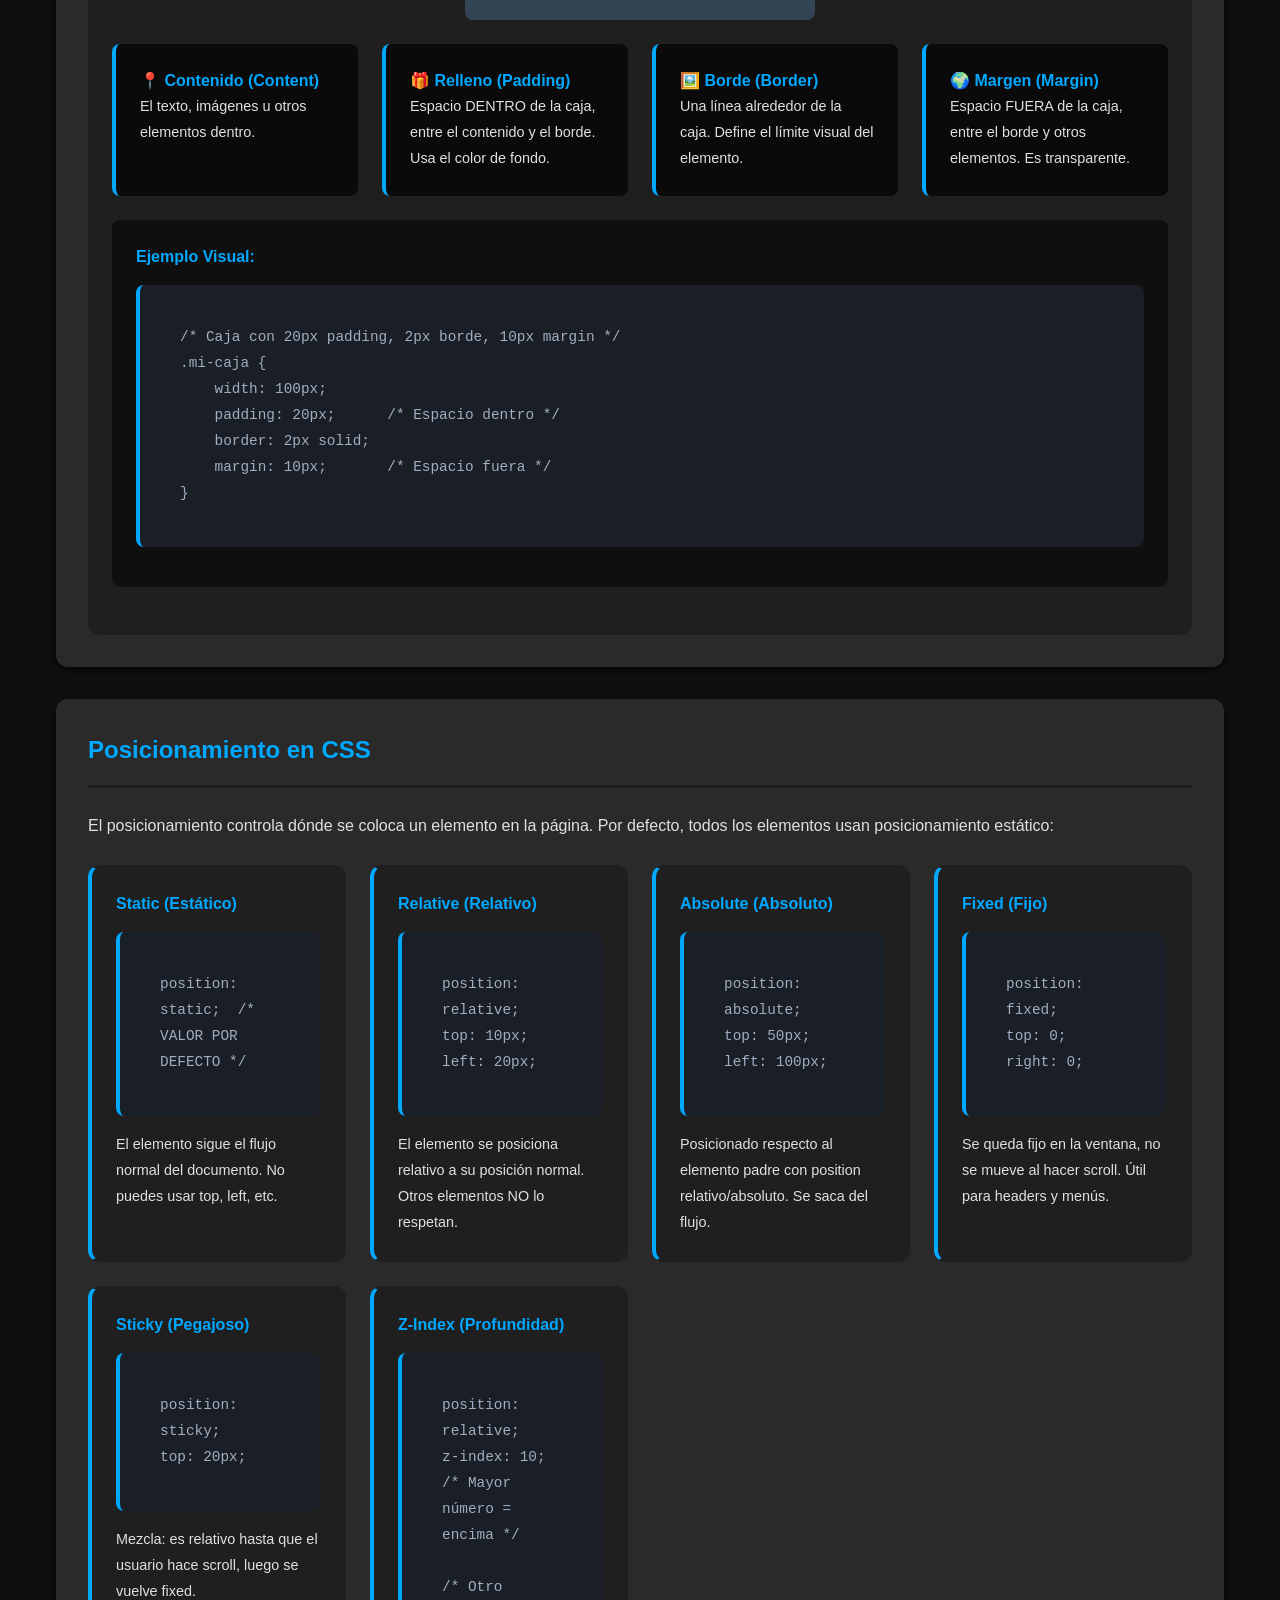
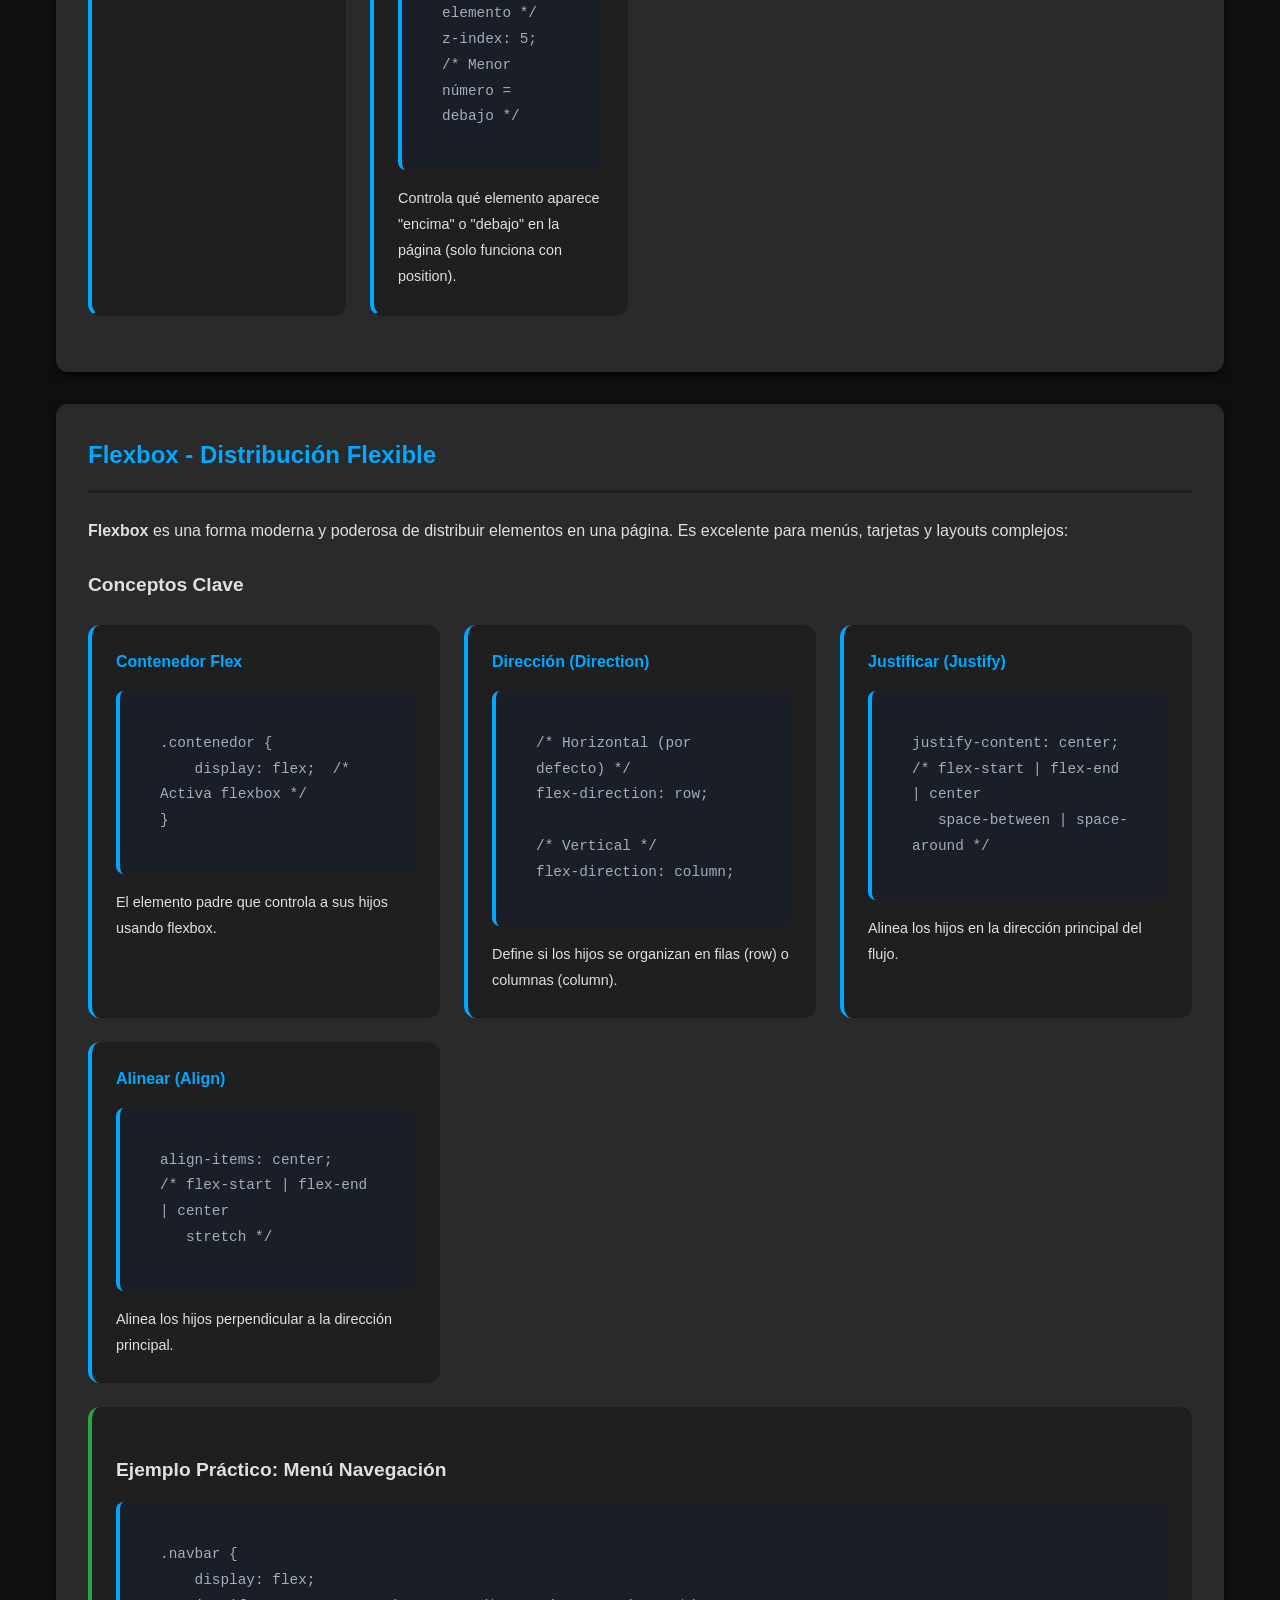
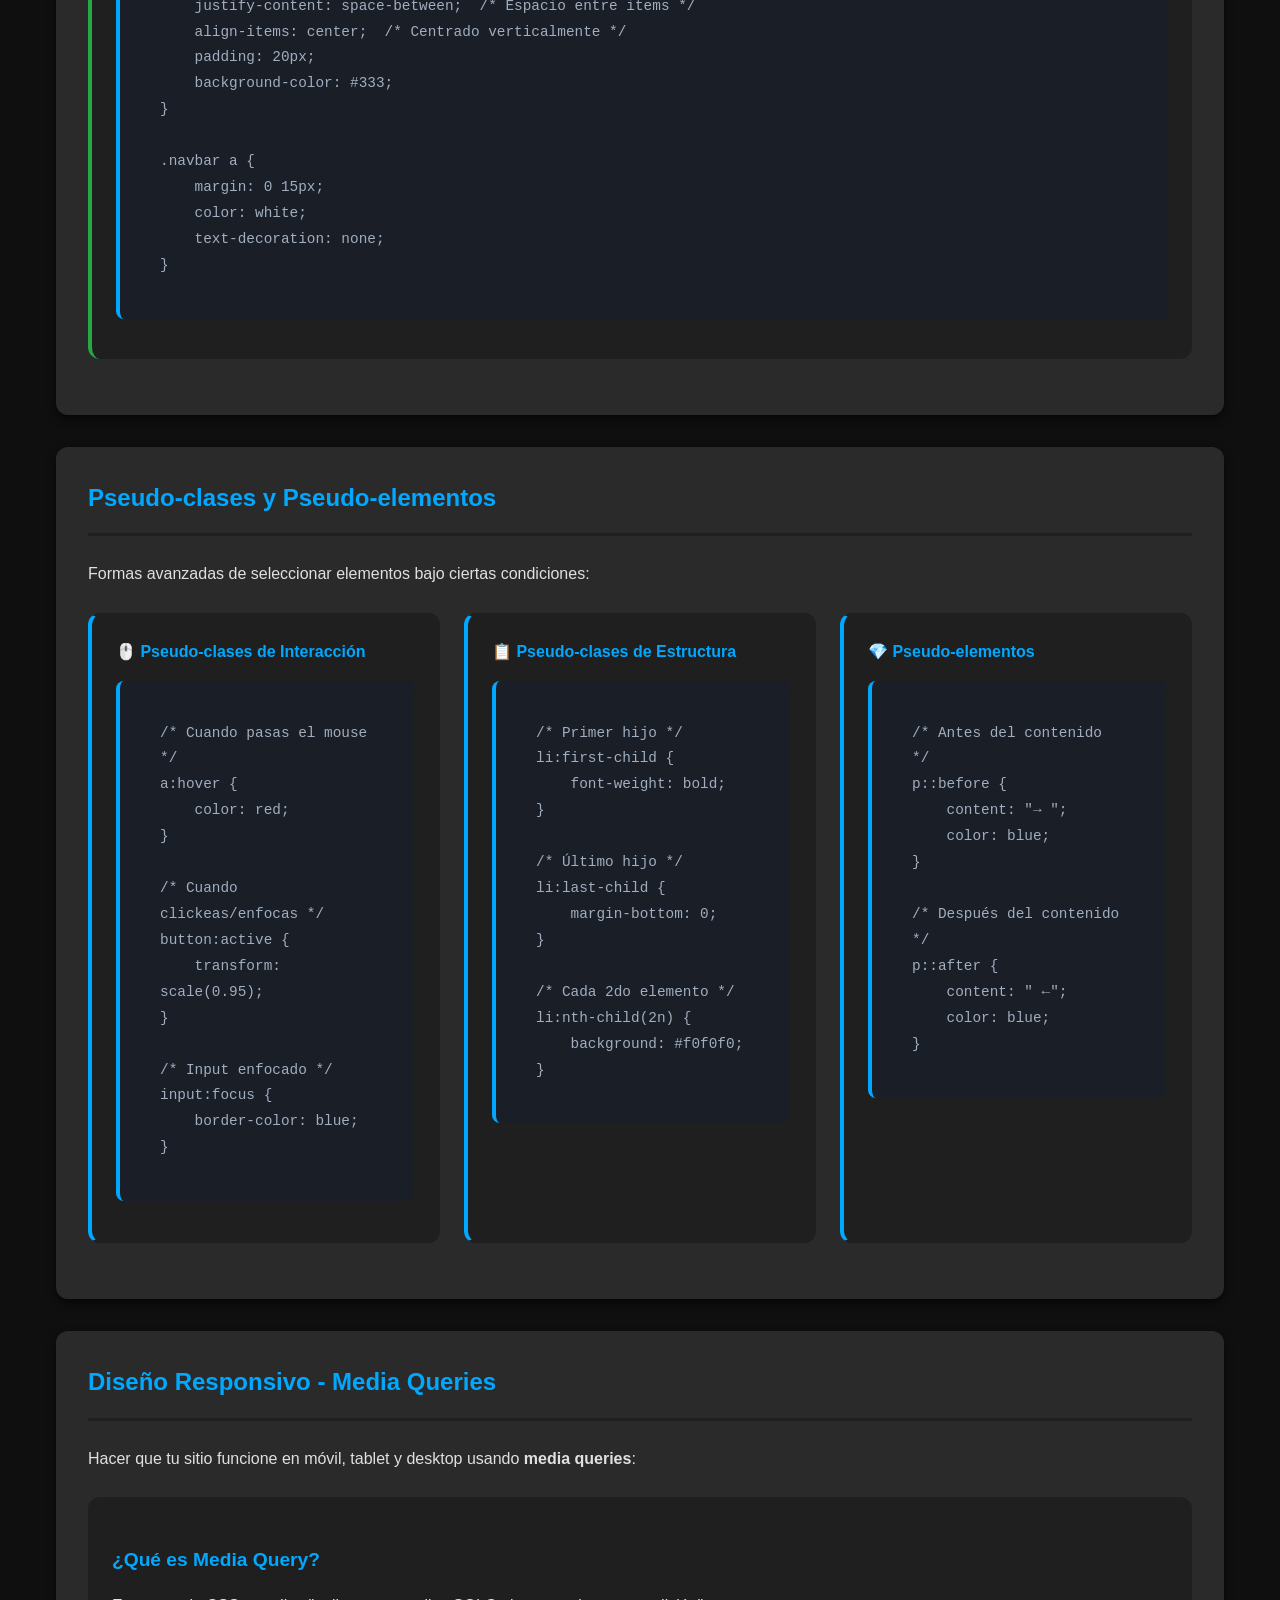
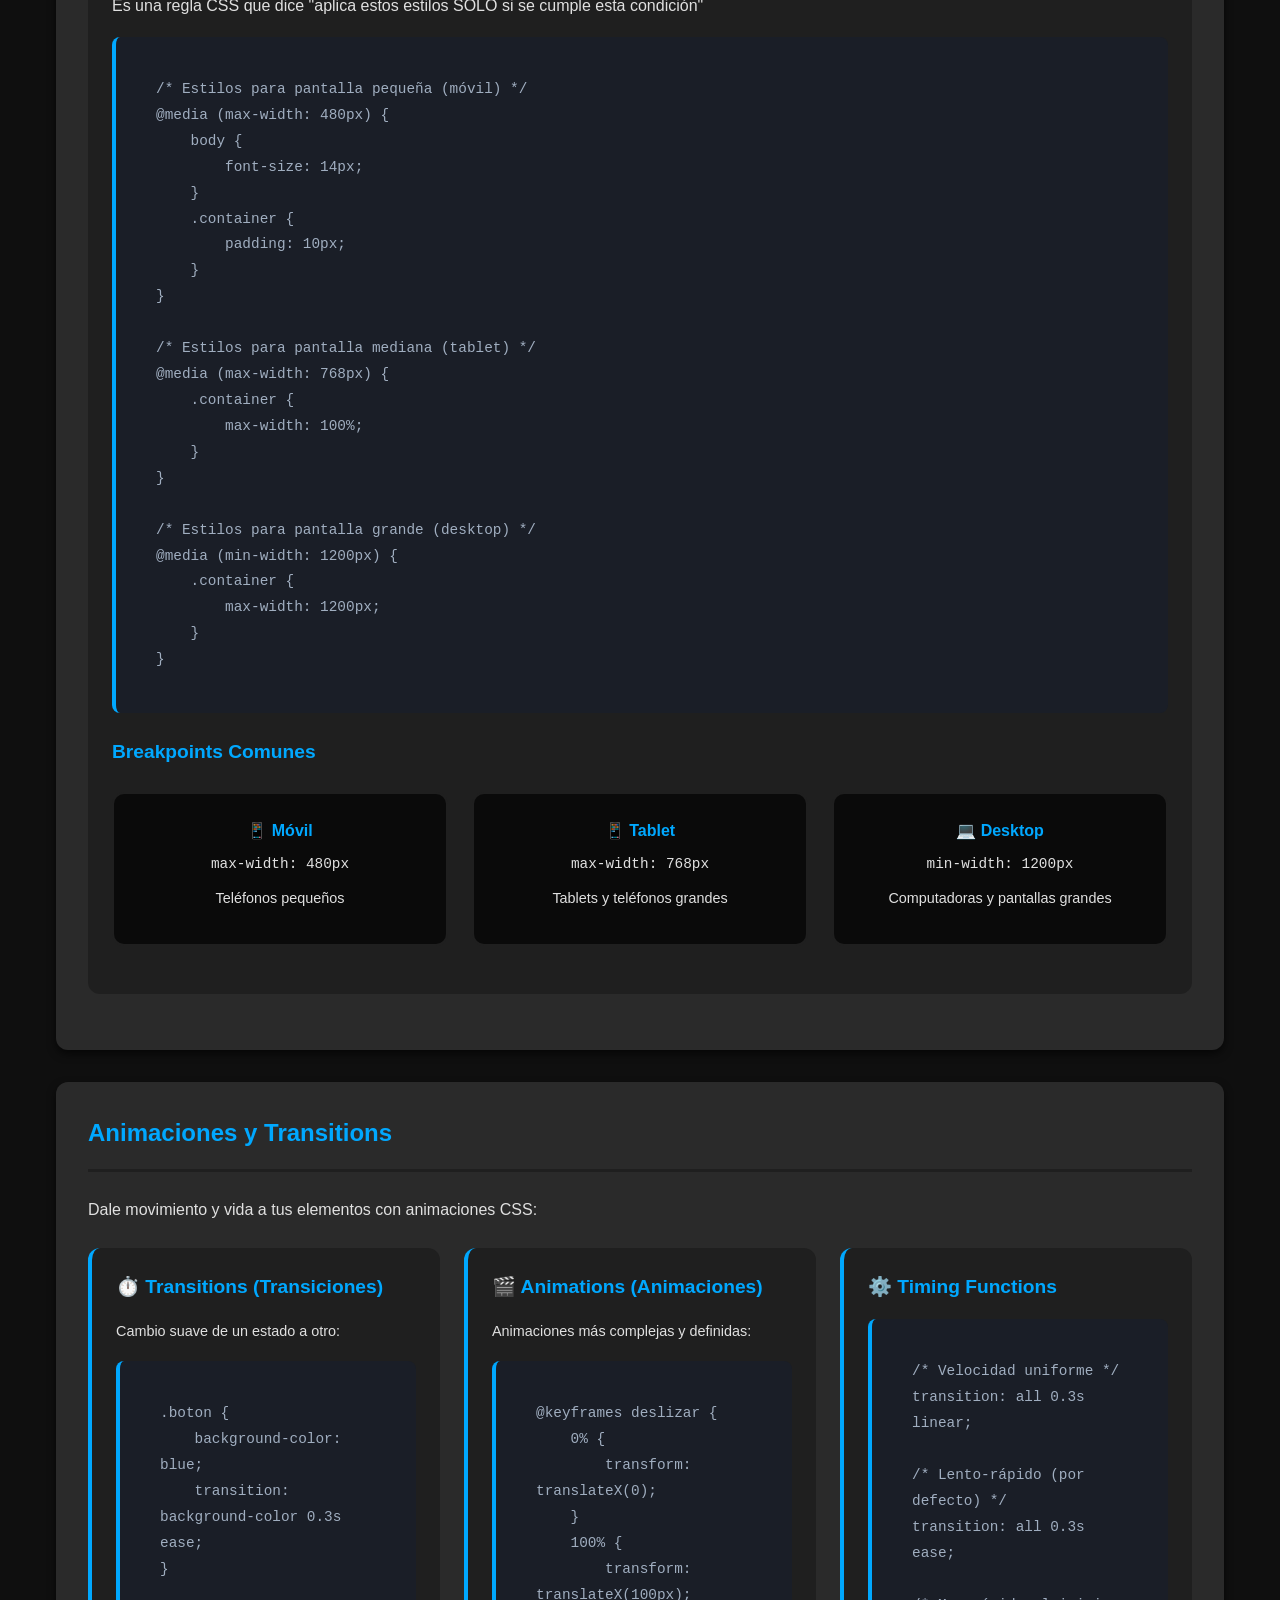
<file: CSS/index.html>
<!DOCTYPE html>
<html lang="es">
<head>
    <meta charset="UTF-8">
    <meta name="viewport" content="width=device-width, initial-scale=1.0">
    <title>Aprende CSS desde Cero - Guía Completa</title>
    <link rel="stylesheet" href="styles.css">
</head>
<body>
    <!-- HEADER - Encabezado Principal -->
    <header class="header">
        <div class="header-content">
            <h1>📚 Aprende CSS desde Cero</h1>
            <p class="subtitle">La guía completa y detallada para dominar los estilos web - desde principiante a intermedio</p>
        </div>
    </header>

    <!-- NAVIGATION - Barra de Navegación Principal -->
    <nav class="navbar">
        <div class="nav-wrapper">
            <ul class="nav-list">
                <li><a href="#inicio">Inicio</a></li>
                <li><a href="#conceptos">Conceptos</a></li>
                <li><a href="#selectores">Selectores</a></li>
                <li><a href="#unidades">Unidades</a></li>
                <li><a href="#propiedades">Propiedades</a></li>
                <li><a href="#posicionamiento">Posicionamiento</a></li>
                <li><a href="#flexbox">Flexbox</a></li>
                <li><a href="#responsive">Responsive</a></li>
                <li><a href="#ejemplos">Ejemplos</a></li>
            </ul>
        </div>
    </nav>

    <!-- MAIN - Contenido Principal -->
    <main class="container">
        <!-- Sección Inicio -->
        <section id="inicio" class="section welcome">
            <div class="section-content">
                <h2>¿Qué es CSS?</h2>
                <p class="intro-text">
                    <strong>CSS</strong> (Cascading Style Sheets, u "Hojas de Estilo en Cascada") es el lenguaje de programación 
                    que usamos para darle <strong>estilo, color, tamaño y diseño</strong> a nuestras páginas web. 
                    Mientras que <strong>HTML</strong> proporciona la <strong>estructura</strong> del contenido, 
                    <strong>CSS</strong> proporciona la <strong>presentación visual</strong>.
                </p>
                
                <div class="analogy">
                    <h3>💡 Una Comparación Útil</h3>
                    <p>Si una página web fuera una casa:</p>
                    <ul>
                        <li><strong>HTML</strong> = Los muros, el techo, las puertas (estructura)</li>
                        <li><strong>CSS</strong> = La pintura, los muebles, la decoración (apariencia)</li>
                        <li><strong>JavaScript</strong> = La electricidad, la fontanería (interactividad)</li>
                    </ul>
                </div>

                <div class="info-box">
                    <h3>¿Por qué aprender CSS?</h3>
                    <ul>
                        <li>🎨 Crear sitios web visualmente atractivos y profesionales</li>
                        <li>📱 Diseñar páginas responsivas que funcionen en móvil, tablet y desktop</li>
                        <li>⚡ Controlar completamente la apariencia de tu contenido</li>
                        <li>💼 Habilidad esencial para cualquier desarrollador web</li>
                        <li>🎯 Mejorar la experiencia del usuario con diseños intuitivos</li>
                    </ul>
                </div>
            </div>
        </section>

        <!-- Sección Conceptos Básicos -->
        <section id="conceptos" class="section">
            <h2>Conceptos Básicos Fundamentales</h2>
            
            <div class="concept">
                <h3>1. ¿Dónde escribo CSS?</h3>
                <p>Existen tres formas de agregar CSS a tu página:</p>
                
                <div class="method">
                    <h4>✅ CSS Externo (LO MÁS RECOMENDADO)</h4>
                    <p>Crear un archivo separado <code>.css</code> y vincularlo en el HTML:</p>
                    <div class="code-block">
                        <pre>&lt;!-- En el HEAD del HTML --&gt;
&lt;head&gt;
    &lt;link rel="stylesheet" href="styles.css"&gt;
&lt;/head&gt;</pre>
                    </div>
                    <div class="method-info">
                        <strong>Ventajas:</strong> Código limpio y organizado, se reutiliza en múltiples páginas, 
                        se carga más rápido gracias al cache del navegador. Esta es la práctica profesional.
                    </div>
                </div>

                <div class="method">
                    <h4>CSS Interno</h4>
                    <p>Escribir CSS dentro de la etiqueta <code>&lt;style&gt;</code> en el HTML:</p>
                    <div class="code-block">
                        <pre>&lt;style&gt;
    p {
        color: blue;
        font-size: 16px;
    }
&lt;/style&gt;</pre>
                    </div>
                    <div class="method-info">
                        <strong>Útil para:</strong> Cambios pequeños o cuando trabajas en una sola página. 
                        No es ideal para proyectos grandes.
                    </div>
                </div>

                <div class="method">
                    <h4>CSS en Línea (NO RECOMENDADO)</h4>
                    <p>Agregar estilos directamente al atributo <code>style</code> del elemento:</p>
                    <div class="code-block">
                        <pre>&lt;p style="color: blue; font-size: 16px;"&gt;Texto azul&lt;/p&gt;</pre>
                    </div>
                    <div class="method-info">
                        <strong>Desventajas:</strong> Difícil de mantener, no se reutiliza, mezcla HTML con CSS. 
                        Solo usar en casos excepcionales.
                    </div>
                </div>
            </div>

            <div class="concept">
                <h3>2. La Estructura de una Regla CSS - LO MÁS IMPORTANTE</h3>
                <p>Toda la magia de CSS se basa en esta estructura simple pero poderosa:</p>
                <div class="structure">
                    <div class="structure-part">
                        <span class="selector-label">Selector</span>
                        <code>p</code>
                        <span class="structure-explanation">¿A qué elementos quiero applicar estilos?</span>
                    </div>
                    <div class="structure-part">
                        <span class="brace">{</span>
                    </div>
                    <div class="structure-part">
                        <span class="property-label">Propiedad</span>
                        <code>color</code>
                        <span class="colon">:</span>
                        <span class="value-label">Valor</span>
                        <code>blue</code>
                        <span class="semicolon">;</span>
                        <span class="structure-explanation">¿Qué cambio quiero hacer?</span>
                    </div>
                    <div class="structure-part">
                        <span class="brace">}</span>
                    </div>
                </div>
                <p class="explanation">
                    <strong>Traducción en palabras simples:</strong> "A todos los párrafos (<code>p</code>), 
                    hazles que el color del texto (<code>color</code>) sea azul (<code>blue</code>)"
                </p>
            </div>

            <div class="concept">
                <h3>3. La Cascada y la Herencia en CSS</h3>
                <p>El nombre completo "Cascading Style Sheets" viene de estos dos conceptos fundamentales:</p>
                <div class="cascade-info">
                    <h4>📚 Cascada (Orden y Prioridad de Estilos)</h4>
                    <p>Si hay conflictos entre reglas CSS, se aplica la regla con MAYOR especificidad. 
                    Si hay igualdad, gana el último estilo definido. Las prioridades son:</p>
                    <ol>
                        <li><strong>Estilos en línea</strong> (en el atributo style) - MAYOR prioridad</li>
                        <li><strong>IDs</strong> (muy específicos) - Alta prioridad</li>
                        <li><strong>Clases</strong> (moderatamente específicos) - Prioridad media</li>
                        <li><strong>Elementos</strong> (generales) - MENOR prioridad</li>
                    </ol>
                </div>
                <div class="cascade-info">
                    <h4>👨‍👩‍👧 Herencia</h4>
                    <p>Algunos estilos se heredan automáticamente de elementos padre a elementos hijo. 
                    Por ejemplo, el color del texto se hereda, pero el borde no:</p>
                    <div class="code-block">
                        <pre>body {
    color: black;  /* Todos los textos serán negros */
    border: 1px solid red;  /* Solo el body tendrá borde */
}</pre>
                    </div>
                </div>
            </div>
        </section>

        <!-- Sección Selectores -->
        <section id="selectores" class="section">
            <h2>Tipos de Selectores CSS</h2>
            <p>Los selectores son la forma de señalar <strong>qué elementos HTML</strong> quieres modificar. 
            Dominar los selectores es fundamental en CSS:</p>

            <div class="selector-grid">
                <div class="selector-card">
                    <h3>1️⃣ Selector de Elemento</h3>
                    <div class="code-block">
                        <pre>p {
    color: purple;
    font-size: 18px;
}</pre>
                    </div>
                    <p><strong>Selecciona:</strong> Todos los párrafos <code>&lt;p&gt;</code> de la página</p>
                    <p><strong>Cuándo usar:</strong> Cuando quieres aplicar estilos generales a todos los elementos de un tipo</p>
                </div>

                <div class="selector-card">
                    <h3>2️⃣ Selector de Clase</h3>
                    <div class="code-block">
                        <pre>.importante {
    color: red;
    font-weight: bold;
}

/* En HTML: */
&lt;p class="importante"&gt;Texto&lt;/p&gt;</pre>
                    </div>
                    <p><strong>Selecciona:</strong> Elementos con <code>class="importante"</code></p>
                    <p><strong>Cuándo usar:</strong> Cuando quieres estilos reutilizables en múltiples elementos</p>
                </div>

                <div class="selector-card">
                    <h3>3️⃣ Selector de ID</h3>
                    <div class="code-block">
                        <pre>#titulo {
    font-size: 2em;
    color: navy;
}

/* En HTML: */
&lt;h1 id="titulo"&gt;Mi Titulo&lt;/h1&gt;</pre>
                    </div>
                    <p><strong>Selecciona:</strong> EL (único) elemento con <code>id="titulo"</code></p>
                    <p><strong>Cuándo usar:</strong> Cuando necesitas estilos para un elemento ÚNICO y específico</p>
                </div>

                <div class="selector-card">
                    <h3>4️⃣ Selector Universal</h3>
                    <div class="code-block">
                        <pre>* {
    margin: 0;
    padding: 0;
    box-sizing: border-box;
}</pre>
                    </div>
                    <p><strong>Selecciona:</strong> TODOS los elementos de la página</p>
                    <p><strong>Cuándo usar:</strong> Para resetear estilos predeterminados del navegador</p>
                </div>

                <div class="selector-card">
                    <h3>5️⃣ Selectores Combinados</h3>
                    <div class="code-block">
                        <pre>/* Descendiente (cualquier profundidad) */
div p { color: blue; }

/* Hijo directo */
div > p { color: red; }

/* Hermano siguiente */
h1 + p { margin-top: 0; }

/* Múltiple (OR) */
h1, h2, h3 { color: green; }</pre>
                    </div>
                    <p><strong>Selecciona:</strong> Elementos en relaciones específicas</p>
                    <p><strong>Cuándo usar:</strong> Cuando necesitas selectores más precisos y específicos</p>
                </div>

                <div class="selector-card">
                    <h3>6️⃣ Selectores de Atributo</h3>
                    <div class="code-block">
                        <pre>/* Tiene atributo type */
input[type="text"] { 
    border: 1px solid blue; 
}

/* Atributo contiene valor */
a[href*="google"] { 
    color: red; 
}</pre>
                    </div>
                    <p><strong>Selecciona:</strong> Elementos por sus atributos HTML</p>
                    <p><strong>Cuándo usar:</strong> Cuando necesitas segmentar por características específicas</p>
                </div>
            </div>

            <div class="tip-box">
                <h3>💡 Guía Rápida de Especificidad</h3>
                <p>Memoriza esta tabla para entender qué estilo "gana":</p>
                <div class="specificity-table">
                    <div class="specificity-row">
                        <span class="specificity-selector">Elemento (p)</span>
                        <span class="specificity-level">Baja</span>
                        <span class="specificity-use">Estilos generales</span>
                    </div>
                    <div class="specificity-row">
                        <span class="specificity-selector">Clase (.clase)</span>
                        <span class="specificity-level">Media</span>
                        <span class="specificity-use">Estilos reutilizables</span>
                    </div>
                    <div class="specificity-row">
                        <span class="specificity-selector">ID (#id)</span>
                        <span class="specificity-level">Alta</span>
                        <span class="specificity-use">Elementos únicos</span>
                    </div>
                    <div class="specificity-row">
                        <span class="specificity-selector">Inline (style="")</span>
                        <span class="specificity-level">Muy Alta</span>
                        <span class="specificity-use">Evitar usar</span>
                    </div>
                </div>
                <p><strong>Regla de oro:</strong> En igualdad, gana el estilo definido ÚLTIMO</p>
            </div>
        </section>

        <!-- Sección: Unidades de Medida -->
        <section id="unidades" class="section">
            <h2>Unidades de Medida en CSS</h2>
            <p>Cuando especificas tamaños en CSS (ancho, alto, fuente, etc.), necesitas indicar la unidad de medida. 
            Elegir la unidad correcta es importante para crear diseños escalables y responsivos:</p>

            <div class="units-grid">
                <div class="unit-card">
                    <h3>📏 Píxeles (px)</h3>
                    <div class="code-block">
                        <pre>font-size: 16px;
width: 300px;
margin: 10px;</pre>
                    </div>
                    <p><strong>¿Qué es?</strong> Unidad absoluta (siempre el mismo tamaño)</p>
                    <p><strong>Cuándo usar:</strong> Para elementos que no deben cambiar de tamaño, bordes muy finos, detalles pequeños</p>
                    <p><strong>Ventaja:</strong> Predecible. <strong>Desventaja:</strong> No escala con otros elementos</p>
                </div>

                <div class="unit-card">
                    <h3>📐 Porcentaje (%)</h3>
                    <div class="code-block">
                        <pre>width: 50%;  /* Mitad del ancho del padre */
height: 100%;  /* 100% del alto del padre */</pre>
                    </div>
                    <p><strong>¿Qué es?</strong> Unidad relativa (relativa al elemento padre)</p>
                    <p><strong>Cuándo usar:</strong> Para diseños responsivos y fluidos, anchos de contenedores</p>
                    <p><strong>Ventaja:</strong> Escalable. <strong>Desventaja:</strong> Depende del contenedor padre</p>
                </div>

                <div class="unit-card">
                    <h3>A Relativa al Elemento (em)</h3>
                    <div class="code-block">
                        <pre>/* Si el elemento padre es 16px */
font-size: 1.5em;  /* = 24px */
margin: 2em;  /* = 32px */</pre>
                    </div>
                    <p><strong>¿Qué es?</strong> Relativa al tamaño de fuente del elemento padre</p>
                    <p><strong>Cuándo usar:</strong> Para escalabilidad dentro de componentes específicos</p>
                    <p><strong>Ventaja:</strong> Escalable. <strong>Desventaja:</strong> Puede ser confuso con nidificación</p>
                </div>

                <div class="unit-card">
                    <h3>👶 Relativa a Root (rem) - ⭐ RECOMENDADO</h3>
                    <div class="code-block">
                        <pre>/* Si el html es 16px (por defecto) */
font-size: 1.5rem;  /* = 24px */
padding: 3rem;  /* = 48px */</pre>
                    </div>
                    <p><strong>¿Qué es?</strong> Relativa al tamaño de fuente del elemento root (html)</p>
                    <p><strong>Cuándo usar:</strong> RECOMENDADO - Para tamaños y espaciado general de la aplicación</p>
                    <p><strong>Ventaja:</strong> Consistente y escalable. Gran beneficio para cambiar tamaños globales</p>
                </div>

                <div class="unit-card">
                    <h3>📺 Viewport (vw, vh)</h3>
                    <div class="code-block">
                        <pre>width: 50vw;   /* 50% del ancho de la ventana visible */
height: 100vh;  /* 100% del alto de la ventana visible */</pre>
                    </div>
                    <p><strong>¿Qué es?</strong> Relativa al tamaño de la ventana visible del navegador</p>
                    <p><strong>Cuándo usar:</strong> Para secciones hero, elementos pantalla completa</p>
                    <p><strong>Ventaja:</strong> Perfecto para diseños full-screen</p>
                </div>
            </div>

            <div class="info-box">
                <h3>🎯 Recomendación: Qué Unidades Usar</h3>
                <ul>
                    <li><strong>rem</strong> - Para tamaños de fuente y espaciado general (PREFERIDO)</li>
                    <li><strong>%</strong> - Para anchos de contenedores en diseños responsivos</li>
                    <li><strong>px</strong> - Para bordes muy finos, detalles pequeños, propiedades específicas</li>
                    <li><strong>vw/vh</strong> - Para alturas de secciones completas, elementos full-screen</li>
                    <li><strong>em</strong> - Rara vez, solo para situaciones especiales</li>
                </ul>
            </div>
        </section>
        <section id="propiedades" class="section">
            <h2>Propiedades CSS Esenciales</h2>
            <p>Aquí están las propiedades CSS más importantes que usarás el 80% del tiempo:</p>

            <div class="properties-grid">
                <div class="property-card">
                    <h3>📝 Propiedades de Texto</h3>
                    <div class="code-block">
                        <pre>/* Color del texto */
color: #333;

/* Tamaño de fuente */
font-size: 16px;

/* Grosor de fuente */
font-weight: bold;  /* normal, lighter, bold, 100-900 */

/* Alineación */
text-align: center;

/* Decoración */
text-decoration: underline;

/* Espaciado entre líneas */
line-height: 1.6;

/* Familia de fuente */
font-family: Arial, sans-serif;</pre>
                    </div>
                </div>

                <div class="property-card">
                    <h3>🎨 Colores y Fondos</h3>
                    <div class="code-block">
                        <pre>/* Color de fondo */
background-color: #f0f0f0;

/* Imagen de fondo */
background-image: url('imagen.jpg');

/* Posición del fondo */
background-position: center;

/* Tamaño del fondo */
background-size: cover;

/* Transparencia (0-1) */
opacity: 0.8;

/* Color con transparencia */
background-color: rgba(255, 0, 0, 0.5);</pre>
                    </div>
                </div>

                <div class="property-card">
                    <h3>📦 Caja (Box Model)</h3>
                    <div class="code-block">
                        <pre>/* Margen (fuera del borde) */
margin: 20px;
margin-top: 10px;

/* Relleno (dentro del borde) */
padding: 15px;
padding-left: 20px;

/* Borde */
border: 2px solid black;
border-radius: 8px;

/* Dimensiones */
width: 300px;
height: 200px;
max-width: 100%;
min-height: 50px;</pre>
                    </div>
                </div>

                <div class="property-card">
                    <h3>✨ Efectos Visuales</h3>
                    <div class="code-block">
                        <pre>/* Sombra (x, y, blur, spread, color) */
box-shadow: 0 4px 6px rgba(0,0,0,0.1);

/* Esquinas redondeadas */
border-radius: 12px;

/* Transformación */
transform: rotate(45deg);
transform: scale(1.1);
transform: translateX(20px);

/* Transición suave */
transition: all 0.3s ease;</pre>
                    </div>
                </div>
            </div>

            <div id="modelo-caja" class="box-model-explanation">
                <h3>🎁 El Modelo de Caja (Box Model) - Concepto Crucial</h3>
                <p>Entender el modelo de caja es LA CLAVE para dominar CSS. Cada elemento es una caja con estas capas:</p>
                <div class="box-model-visual">
                    <div class="margin-demo">
                        <span>Margin</span>
                        <div class="border-demo">
                            <span>Border</span>
                            <div class="padding-demo">
                                <span>Padding</span>
                                <div class="content-demo">
                                    <span>Contenido</span>
                                </div>
                            </div>
                        </div>
                    </div>
                </div>
                <div class="box-model-details">
                    <div class="detail-item">
                        <h4>📍 Contenido (Content)</h4>
                        <p>El texto, imágenes u otros elementos dentro.</p>
                    </div>
                    <div class="detail-item">
                        <h4>🎁 Relleno (Padding)</h4>
                        <p>Espacio DENTRO de la caja, entre el contenido y el borde. Usa el color de fondo.</p>
                    </div>
                    <div class="detail-item">
                        <h4>🖼️ Borde (Border)</h4>
                        <p>Una línea alrededor de la caja. Define el límite visual del elemento.</p>
                    </div>
                    <div class="detail-item">
                        <h4>🌍 Margen (Margin)</h4>
                        <p>Espacio FUERA de la caja, entre el borde y otros elementos. Es transparente.</p>
                    </div>
                </div>
                <div class="example-box">
                    <h4>Ejemplo Visual:</h4>
                    <div class="code-block">
                        <pre>/* Caja con 20px padding, 2px borde, 10px margin */
.mi-caja {
    width: 100px;
    padding: 20px;      /* Espacio dentro */
    border: 2px solid;
    margin: 10px;       /* Espacio fuera */
}</pre>
                    </div>
                </div>
            </div>

        <!-- Sección Posicionamiento -->
        </section>
        <section id="posicionamiento" class="section">
            <h2>Posicionamiento en CSS</h2>
            <p>El posicionamiento controla dónde se coloca un elemento en la página. Por defecto, todos los elementos usan posicionamiento estático:</p>

            <div class="position-grid">
                <div class="position-card">
                    <h3>Static (Estático)</h3>
                    <div class="code-block">
                        <pre>position: static;  /* VALOR POR DEFECTO */</pre>
                    </div>
                    <p>El elemento sigue el flujo normal del documento. No puedes usar top, left, etc.</p>
                </div>

                <div class="position-card">
                    <h3>Relative (Relativo)</h3>
                    <div class="code-block">
                        <pre>position: relative;
top: 10px;
left: 20px;</pre>
                    </div>
                    <p>El elemento se posiciona relativo a su posición normal. Otros elementos NO lo respetan.</p>
                </div>

                <div class="position-card">
                    <h3>Absolute (Absoluto)</h3>
                    <div class="code-block">
                        <pre>position: absolute;
top: 50px;
left: 100px;</pre>
                    </div>
                    <p>Posicionado respecto al elemento padre con position relativo/absoluto. Se saca del flujo.</p>
                </div>

                <div class="position-card">
                    <h3>Fixed (Fijo)</h3>
                    <div class="code-block">
                        <pre>position: fixed;
top: 0;
right: 0;</pre>
                    </div>
                    <p>Se queda fijo en la ventana, no se mueve al hacer scroll. Útil para headers y menús.</p>
                </div>

                <div class="position-card">
                    <h3>Sticky (Pegajoso)</h3>
                    <div class="code-block">
                        <pre>position: sticky;
top: 20px;</pre>
                    </div>
                    <p>Mezcla: es relativo hasta que el usuario hace scroll, luego se vuelve fixed.</p>
                </div>

                <div class="position-card">
                    <h3>Z-Index (Profundidad)</h3>
                    <div class="code-block">
                        <pre>position: relative;
z-index: 10;  /* Mayor número = encima */

/* Otro elemento */
z-index: 5;   /* Menor número = debajo */</pre>
                    </div>
                    <p>Controla qué elemento aparece "encima" o "debajo" en la página (solo funciona con position).</p>
                </div>
            </div>
        </section>

        <!-- Sección Flexbox -->
        <section id="flexbox" class="section">
            <h2>Flexbox - Distribución Flexible</h2>
            <p><strong>Flexbox</strong> es una forma moderna y poderosa de distribuir elementos en una página. 
            Es excelente para menús, tarjetas y layouts complejos:</p>

            <div class="flexbox-explanation">
                <h3>Conceptos Clave</h3>
                <div class="concept-grid">
                    <div class="concept-item">
                        <h4>Contenedor Flex</h4>
                        <div class="code-block">
                            <pre>.contenedor {
    display: flex;  /* Activa flexbox */
}</pre>
                        </div>
                        <p>El elemento padre que controla a sus hijos usando flexbox.</p>
                    </div>

                    <div class="concept-item">
                        <h4>Dirección (Direction)</h4>
                        <div class="code-block">
                            <pre>/* Horizontal (por defecto) */
flex-direction: row;

/* Vertical */
flex-direction: column;</pre>
                        </div>
                        <p>Define si los hijos se organizan en filas (row) o columnas (column).</p>
                    </div>

                    <div class="concept-item">
                        <h4>Justificar (Justify)</h4>
                        <div class="code-block">
                            <pre>justify-content: center;
/* flex-start | flex-end | center 
   space-between | space-around */</pre>
                        </div>
                        <p>Alinea los hijos en la dirección principal del flujo.</p>
                    </div>

                    <div class="concept-item">
                        <h4>Alinear (Align)</h4>
                        <div class="code-block">
                            <pre>align-items: center;
/* flex-start | flex-end | center 
   stretch */</pre>
                        </div>
                        <p>Alinea los hijos perpendicular a la dirección principal.</p>
                    </div>
                </div>
            </div>

            <div class="flexbox-example">
                <h3>Ejemplo Práctico: Menú Navegación</h3>
                <div class="code-block">
                    <pre>.navbar {
    display: flex;
    justify-content: space-between;  /* Espacio entre items */
    align-items: center;  /* Centrado verticalmente */
    padding: 20px;
    background-color: #333;
}

.navbar a {
    margin: 0 15px;
    color: white;
    text-decoration: none;
}</pre>
                </div>
            </div>
        </section>

        <!-- Sección Pseudo-clases -->
        <section id="pseudo" class="section">
            <h2>Pseudo-clases y Pseudo-elementos</h2>
            <p>Formas avanzadas de seleccionar elementos bajo ciertas condiciones:</p>

            <div class="pseudo-grid">
                <div class="pseudo-card">
                    <h3>🖱️ Pseudo-clases de Interacción</h3>
                    <div class="code-block">
                        <pre>/* Cuando pasas el mouse */
a:hover {
    color: red;
}

/* Cuando clickeas/enfocas */
button:active {
    transform: scale(0.95);
}

/* Input enfocado */
input:focus {
    border-color: blue;
}</pre>
                    </div>
                </div>

                <div class="pseudo-card">
                    <h3>📋 Pseudo-clases de Estructura</h3>
                    <div class="code-block">
                        <pre>/* Primer hijo */
li:first-child {
    font-weight: bold;
}

/* Último hijo */
li:last-child {
    margin-bottom: 0;
}

/* Cada 2do elemento */
li:nth-child(2n) {
    background: #f0f0f0;
}</pre>
                    </div>
                </div>

                <div class="pseudo-card">
                    <h3>💎 Pseudo-elementos</h3>
                    <div class="code-block">
                        <pre>/* Antes del contenido */
p::before {
    content: "→ ";
    color: blue;
}

/* Después del contenido */
p::after {
    content: " ←";
    color: blue;
}</pre>
                    </div>
                </div>
            </div>
        </section>

        <!-- Sección Responsive Design -->
        <section id="responsive" class="section">
            <h2>Diseño Responsivo - Media Queries</h2>
            <p>Hacer que tu sitio funcione en móvil, tablet y desktop usando <strong>media queries</strong>:</p>

            <div class="responsive-explanation">
                <h3>¿Qué es Media Query?</h3>
                <p>Es una regla CSS que dice "aplica estos estilos SOLO si se cumple esta condición"</p>

                <div class="code-block">
                    <pre>/* Estilos para pantalla pequeña (móvil) */
@media (max-width: 480px) {
    body {
        font-size: 14px;
    }
    .container {
        padding: 10px;
    }
}

/* Estilos para pantalla mediana (tablet) */
@media (max-width: 768px) {
    .container {
        max-width: 100%;
    }
}

/* Estilos para pantalla grande (desktop) */
@media (min-width: 1200px) {
    .container {
        max-width: 1200px;
    }
}</pre>
                </div>

                <h3>Breakpoints Comunes</h3>
                <div class="breakpoints-table">
                    <div class="breakpoint-item">
                        <h4>📱 Móvil</h4>
                        <p><code>max-width: 480px</code></p>
                        <p>Teléfonos pequeños</p>
                    </div>
                    <div class="breakpoint-item">
                        <h4>📱 Tablet</h4>
                        <p><code>max-width: 768px</code></p>
                        <p>Tablets y teléfonos grandes</p>
                    </div>
                    <div class="breakpoint-item">
                        <h4>💻 Desktop</h4>
                        <p><code>min-width: 1200px</code></p>
                        <p>Computadoras y pantallas grandes</p>
                    </div>
                </div>
            </div>
        </section>

        <!-- Sección Animaciones -->
        <section id="animaciones" class="section">
            <h2>Animaciones y Transitions</h2>
            <p>Dale movimiento y vida a tus elementos con animaciones CSS:</p>

            <div class="animation-grid">
                <div class="animation-card">
                    <h3>⏱️ Transitions (Transiciones)</h3>
                    <p>Cambio suave de un estado a otro:</p>
                    <div class="code-block">
                        <pre>.boton {
    background-color: blue;
    transition: background-color 0.3s ease;
}

.boton:hover {
    background-color: red;
    /* El cambio es animado, no instantáneo */
}</pre>
                    </div>
                </div>

                <div class="animation-card">
                    <h3>🎬 Animations (Animaciones)</h3>
                    <p>Animaciones más complejas y definidas:</p>
                    <div class="code-block">
                        <pre>@keyframes deslizar {
    0% {
        transform: translateX(0);
    }
    100% {
        transform: translateX(100px);
    }
}

.elemento {
    animation: deslizar 2s infinite;
}</pre>
                    </div>
                </div>

                <div class="animation-card">
                    <h3>⚙️ Timing Functions</h3>
                    <div class="code-block">
                        <pre>/* Velocidad uniforme */
transition: all 0.3s linear;

/* Lento-rápido (por defecto) */
transition: all 0.3s ease;

/* Muy rápido al inicio */
transition: all 0.3s ease-in;

/* Muy rápido al final */
transition: all 0.3s ease-out;</pre>
                    </div>
                </div>
            </div>
        </section>

        <!-- Sección Ejemplos Prácticos -->
        <section id="ejemplos" class="section">
            <h2>Ejemplos Prácticos Completos</h2>

            <div class="example">
                <h3>Ejemplo 1: Botón Elegante con Hover</h3>
                <div class="example-preview">
                    <button class="btn-elegant">Haz clic aquí</button>
                </div>
                <div class="code-block">
                    <pre>.btn-elegant {
    background-color: #007bff;
    color: white;
    padding: 12px 25px;
    border: none;
    border-radius: 5px;
    cursor: pointer;
    font-weight: bold;
    font-size: 16px;
    
    /* Transición suave */
    transition: all 0.3s ease;
    
    /* Sombra inicial */
    box-shadow: 0 4px 6px rgba(0, 123, 255, 0.3);
}

.btn-elegant:hover {
    background-color: #0056b3;
    transform: translateY(-2px);  /* Sube 2px */
    box-shadow: 0 6px 12px rgba(0, 56, 179, 0.4);
}

.btn-elegant:active {
    transform: translateY(0);
}</pre>
                </div>
            </div>

            <div class="example">
                <h3>Ejemplo 2: Tarjeta Profesional</h3>
                <div class="example-preview">
                    <div class="card-example">
                        <h4>Título de la Tarjeta</h4>
                        <p>Esta es una tarjeta elegante con sombra, espaciado y bordes redondeados.</p>
                    </div>
                </div>
                <div class="code-block">
                    <pre>.card {
    background-color: #ffffff;
    border-radius: 12px;
    padding: 30px;
    box-shadow: 0 4px 15px rgba(0, 0, 0, 0.1);
    max-width: 300px;
    transition: transform 0.3s ease;
}

.card:hover {
    transform: translateY(-10px);  /* Efecto de elevación */
}

.card h4 {
    margin-bottom: 15px;
    color: #333;
}

.card p {
    color: #666;
    line-height: 1.6;
    margin-bottom: 20px;
}</pre>
                </div>
            </div>

            <div class="example">
                <h3>Ejemplo 3: Grid Responsivo</h3>
                <div class="example-preview grid-example">
                    <div class="grid-item">📦 Caja 1</div>
                    <div class="grid-item">📦 Caja 2</div>
                    <div class="grid-item">📦 Caja 3</div>
                    <div class="grid-item">📦 Caja 4</div>
                </div>
                <div class="code-block">
                    <pre>.grid {
    display: grid;
    grid-template-columns: repeat(auto-fit, minmax(150px, 1fr));
    gap: 20px;
    padding: 20px;
}

.grid-item {
    background: linear-gradient(135deg, #667eea 0%, #764ba2 100%);
    padding: 30px;
    border-radius: 10px;
    text-align: center;
    color: white;
    font-weight: bold;
    transition: all 0.3s ease;
}

.grid-item:hover {
    transform: scale(1.05);
    box-shadow: 0 8px 20px rgba(0, 0, 0, 0.2);
}</pre>
                </div>
            </div>

            <div class="example">
                <h3>Ejemplo 4: Navegación Responsiva</h3>
                <div class="code-block">
                    <pre>/* Navegación con Flexbox */
.navbar {
    display: flex;
    justify-content: space-between;
    align-items: center;
    background-color: #333;
    padding: 15px 30px;
    position: sticky;
    top: 0;
}

.nav-items {
    display: flex;
    list-style: none;
    gap: 30px;
}

.nav-items a {
    color: white;
    text-decoration: none;
    transition: color 0.3s ease;
}

.nav-items a:hover {
    color: #007bff;
}

/* Mobile - Ocultar menú en pantallas pequeñas */
@media (max-width: 768px) {
    .nav-items {
        flex-direction: column;
        gap: 10px;
    }
}</pre>
                </div>
            </div>
        </section>

        <!-- Sección Buenas Prácticas -->
        <section class="section final-tips">
            <h2>📚 Recursos y Próximos Pasos</h2>
            <div class="resources-grid">
                <div class="resource">
                    <h3>📖 Referencia Online</h3>
                    <ul>
                        <li><strong>MDN Web Docs</strong> - Documentación oficial y confiable</li>
                        <li><strong>CSS-Tricks</strong> - Artículos y tutoriales prácticos</li>
                        <li><strong>W3Schools</strong> - Introducción interactiva a CSS</li>
                    </ul>
                </div>
                <div class="resource">
                    <h3>🎮 Práctica Interactiva</h3>
                    <ul>
                        <li><strong>CodePen</strong> - Compartir y explorar código</li>
                        <li><strong>Flexbox Froggy</strong> - Aprende Flexbox jugando</li>
                        <li><strong>Grid Garden</strong> - Aprende Grid jugando</li>
                    </ul>
                </div>
                <div class="resource">
                    <h3>🎓 Próximos Pasos</h3>
                    <ul>
                        <li>Aprende <strong>CSS Grid</strong> avanzado</li>
                        <li>Estudia <strong>Preprocesadores</strong> (Sass, Less)</li>
                        <li>Domina <strong>Animaciones</strong> complejas</li>
                        <li>Aprende <strong>JavaScript</strong> para interactividad</li>
                    </ul>
                </div>
            </div>

            <div class="final-message">
                <h3>🎯 Consejos Finales para Dominar CSS</h3>
                <ul class="tips-list">
                    <li><strong>✅ Practica constantemente</strong> - La mejor forma de aprender es haciendo proyectos reales</li>
                    <li><strong>✅ Inspecciona otros sitios</strong> - Abre tu navegador (F12) y analiza cómo otros usan CSS</li>
                    <li><strong>✅ Lee tu código en voz alta</strong> - Ayuda a entender mejor qué hace</li>
                    <li><strong>✅ Empieza simple</strong> - Domina lo básico antes de técnicas avanzadas</li>
                    <li><strong>✅ Repite patrones</strong> - Los mismos estilos en múltiples proyectos hasta que sean naturales</li>
                    <li><strong>✅ Mantén código limpio</strong> - Comenta, organiza y sigue convenciones</li>
                    <li><strong>✅ Sé paciente</strong> - CSS parece fácil pero requiere práctica para dominar</li>
                </ul>
            </div>
        </section>
        
        <!-- Sección Consejos Finales (antigua) -->
        <section id="consejos" class="section final-tips" style="display: none;">
            <div class="tips-container">
                <div class="tip">
                    <h3>1. Practica constantemente</h3>
                    <p>La mejor forma de aprender CSS es creando proyectos pequeños y experimentando.</p>
                </div>
                <div class="tip">
                    <h3>2. Inspecciona otros sitios</h3>
                    <p>Abre tu navegador, presiona F12 y explora cómo otros sitios utilizan CSS.</p>
                </div>
                <div class="tip">
                    <h3>3. Organiza tu código</h3>
                    <p>Mantén el CSS limpio y organizado. Usa comentarios para separar secciones.</p>
                </div>
                <div class="tip">
                    <h3>4. Empieza simple</h3>
                    <p>No abrumes con cosas complicadas. Domina lo básico primero.</p>
                </div>
                <div class="tip">
                    <h3>5. Usa recursos online</h3>
                    <p>Recursos como MDN, CSS-Tricks y w3schools son excelentes referencias.</p>
                </div>
                <div class="tip">
                    <h3>6. Sé repetitivo</h3>
                    <p>Repite los mismos estilos en diferentes proyectos hasta que se conviertan en hábito.</p>
                </div>
            </div>
        </section>
    </main>

    <footer class="footer">
        <p>&copy; 2026 - Aprende CSS desde Cero | Hecho con ❤️ para principiantes</p>
    </footer>
</body>
</html>
</file>
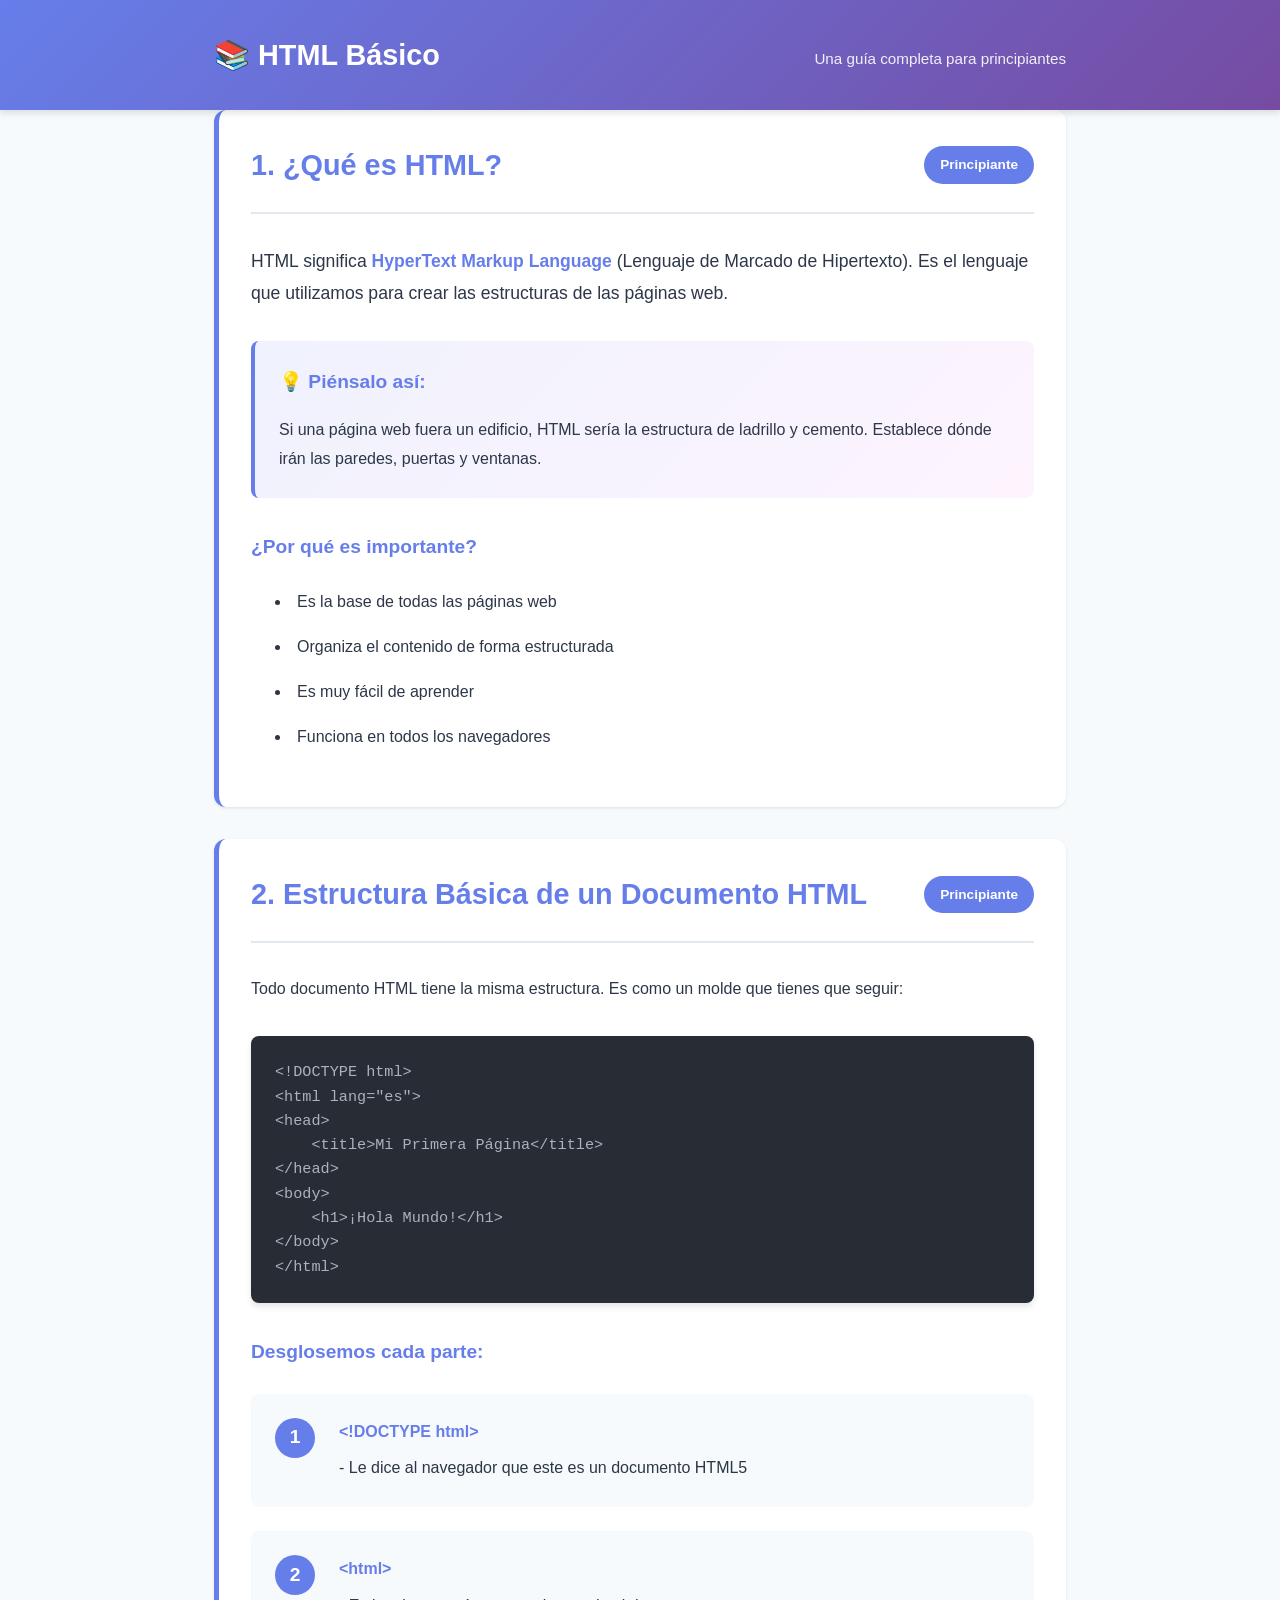
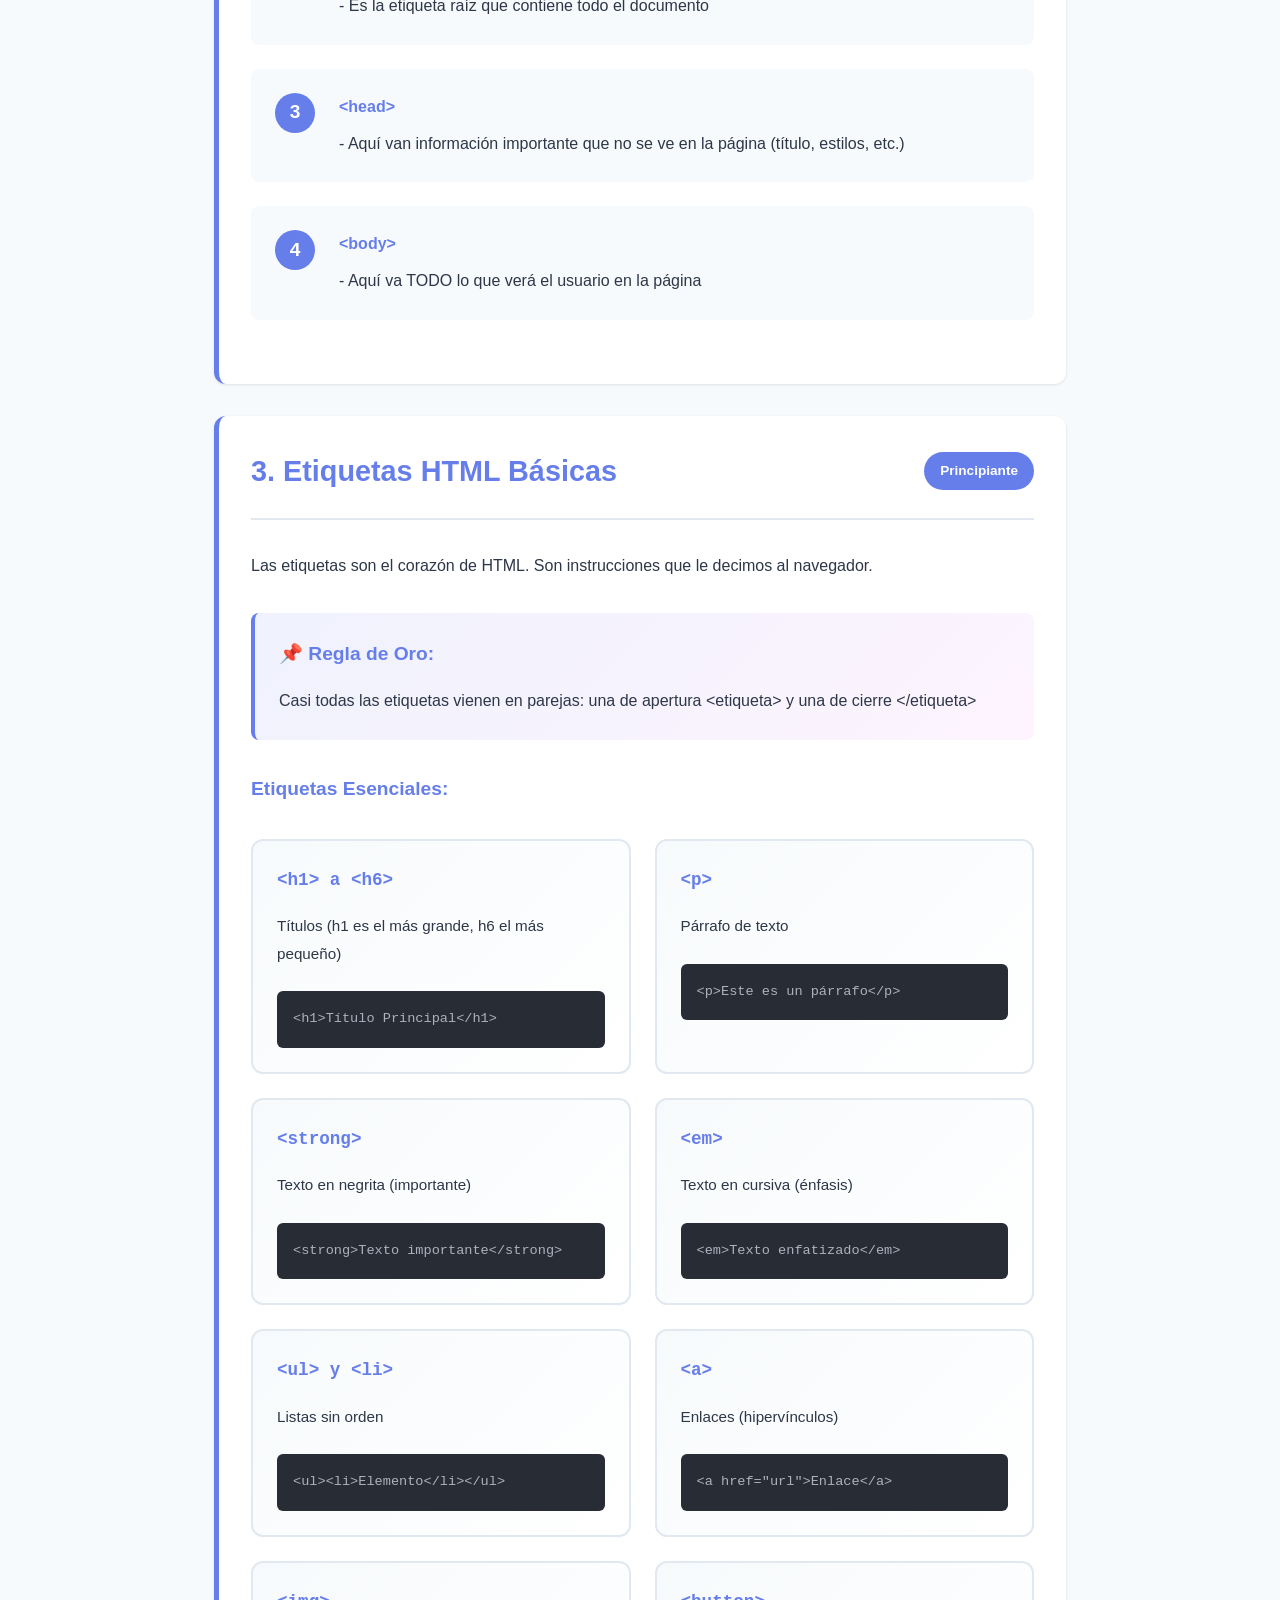
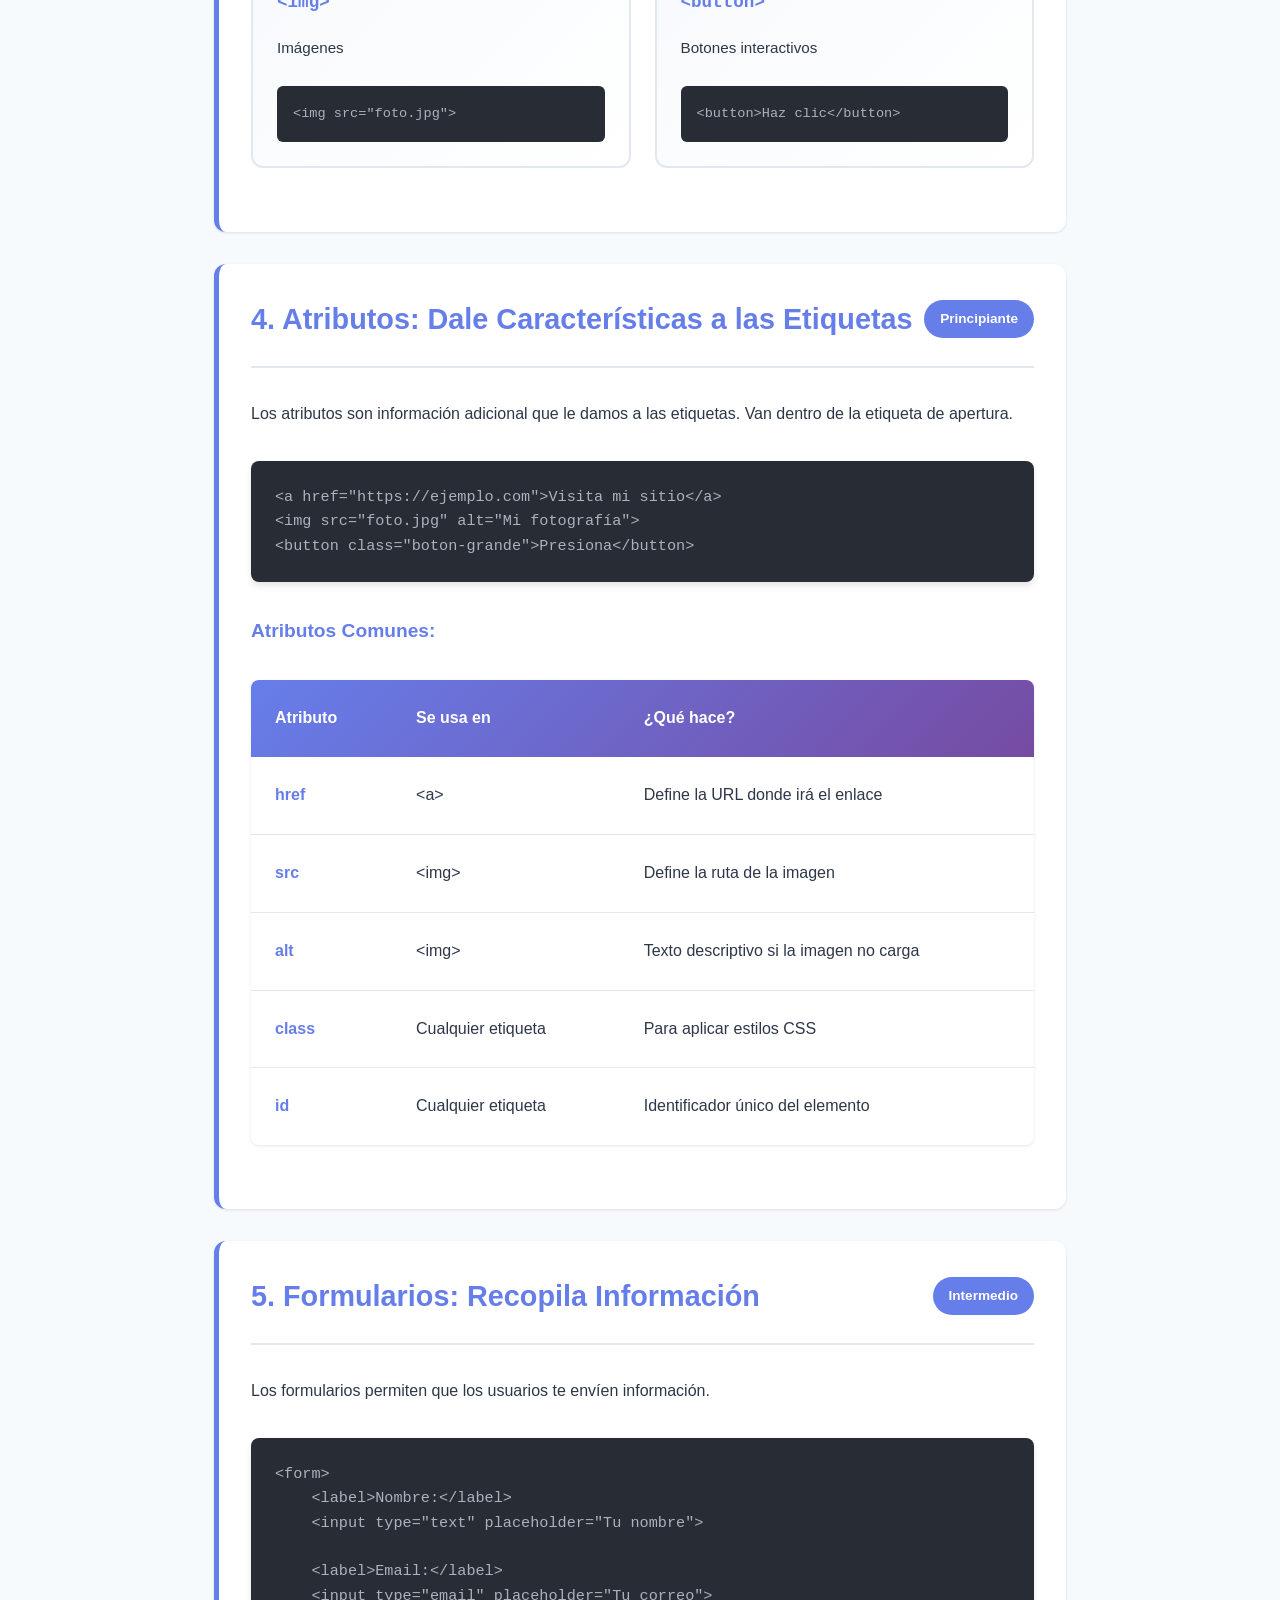
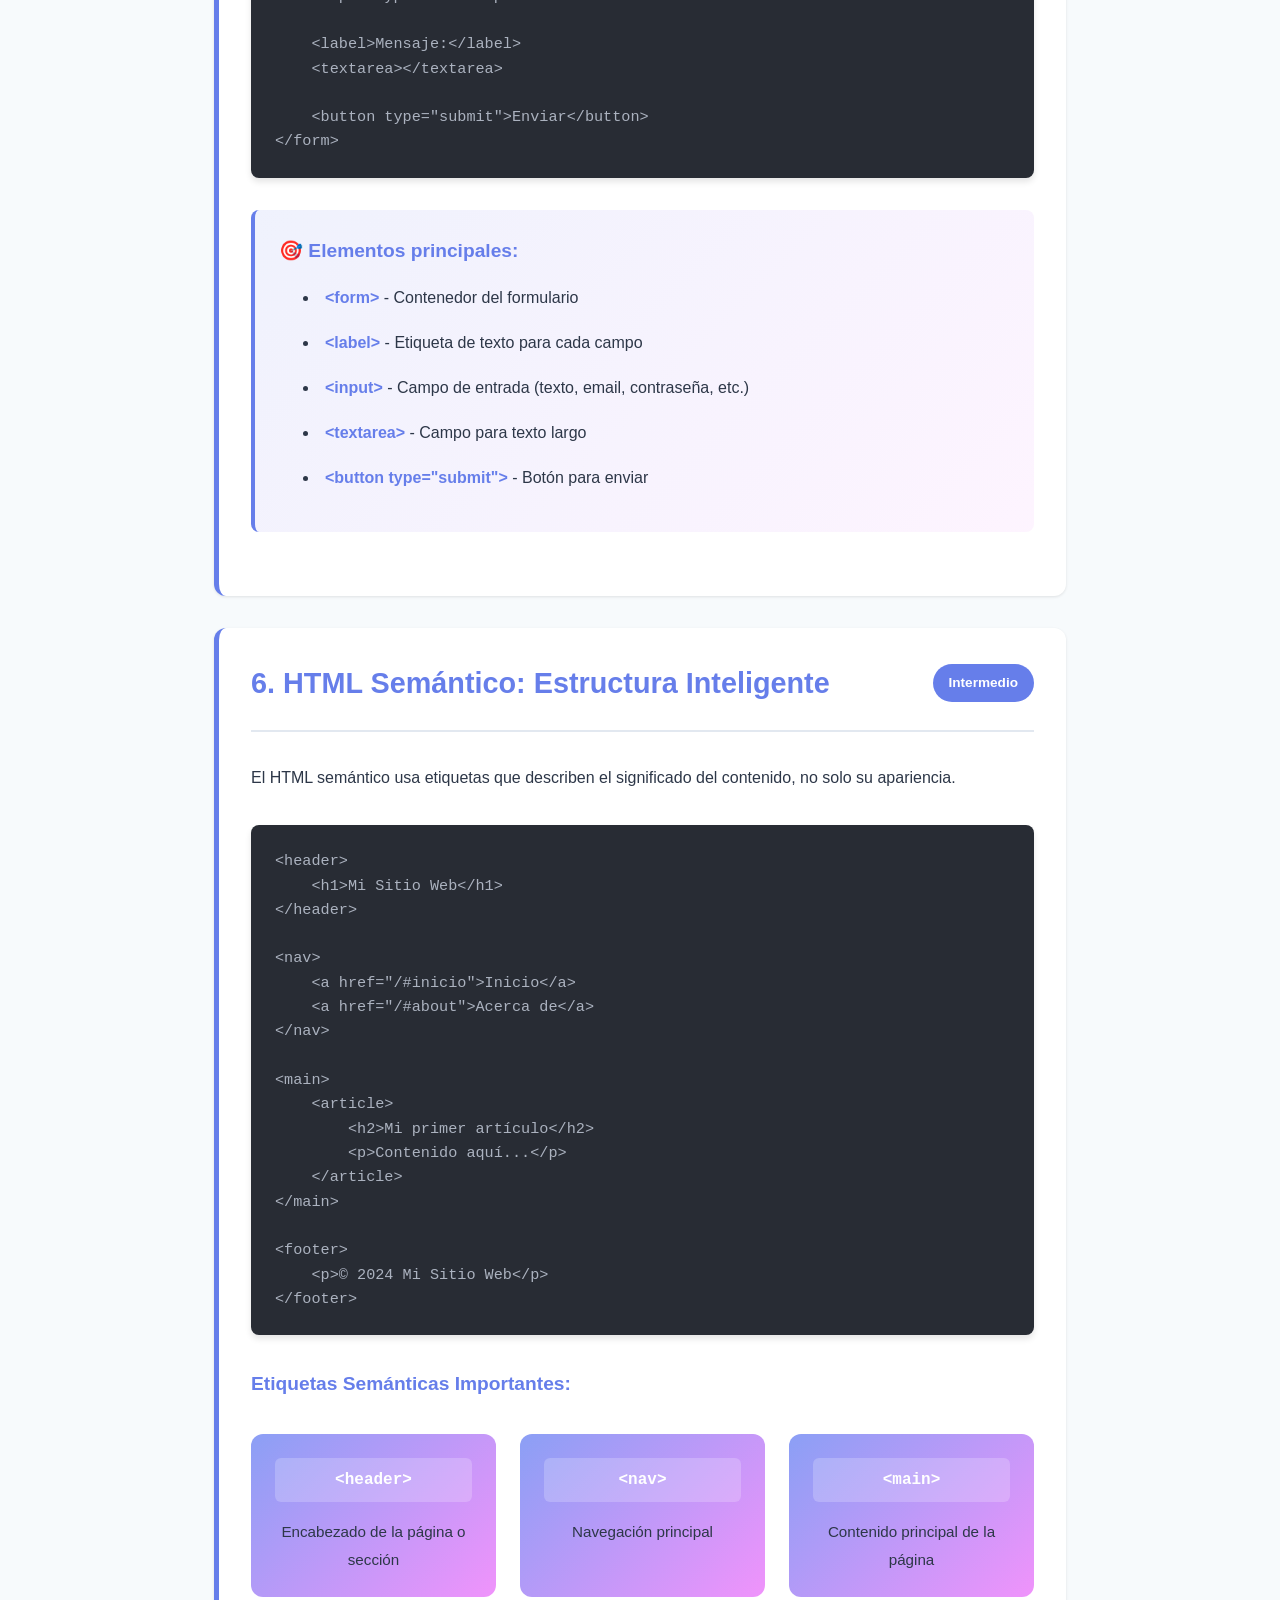
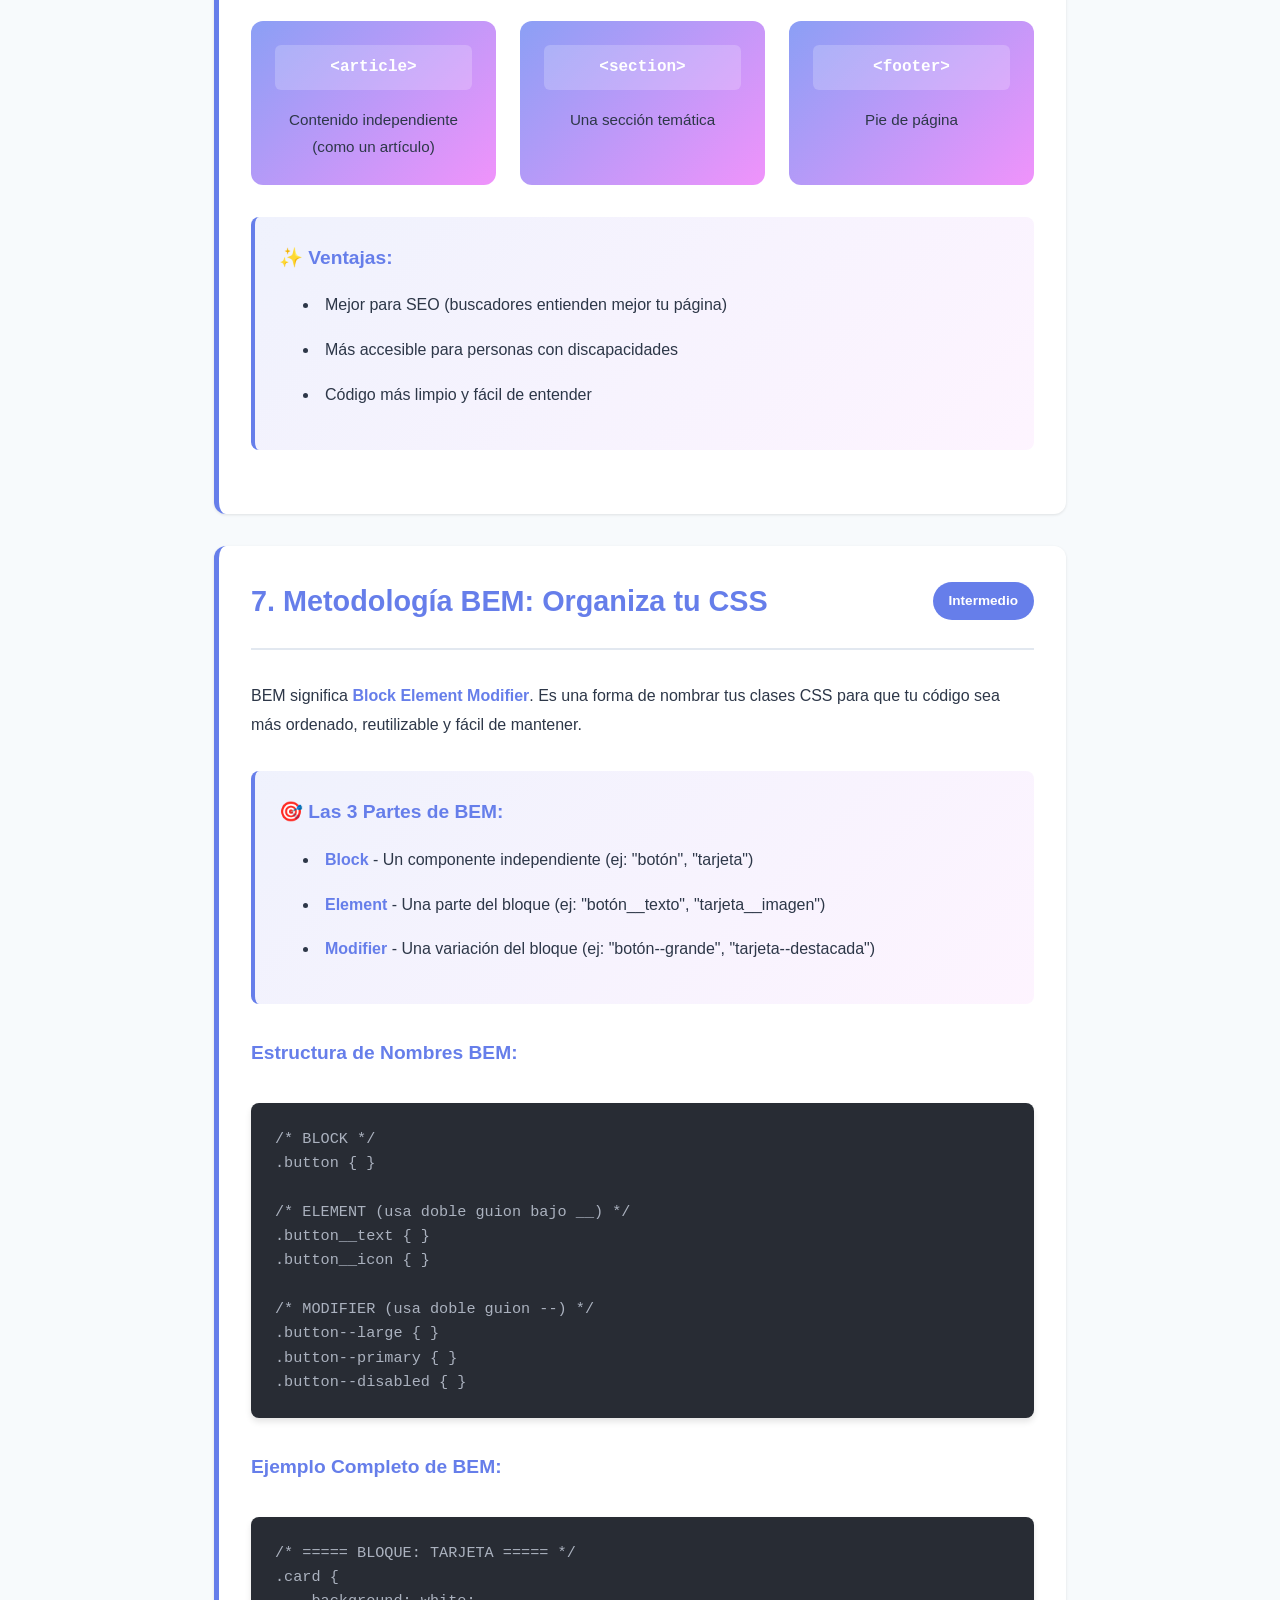
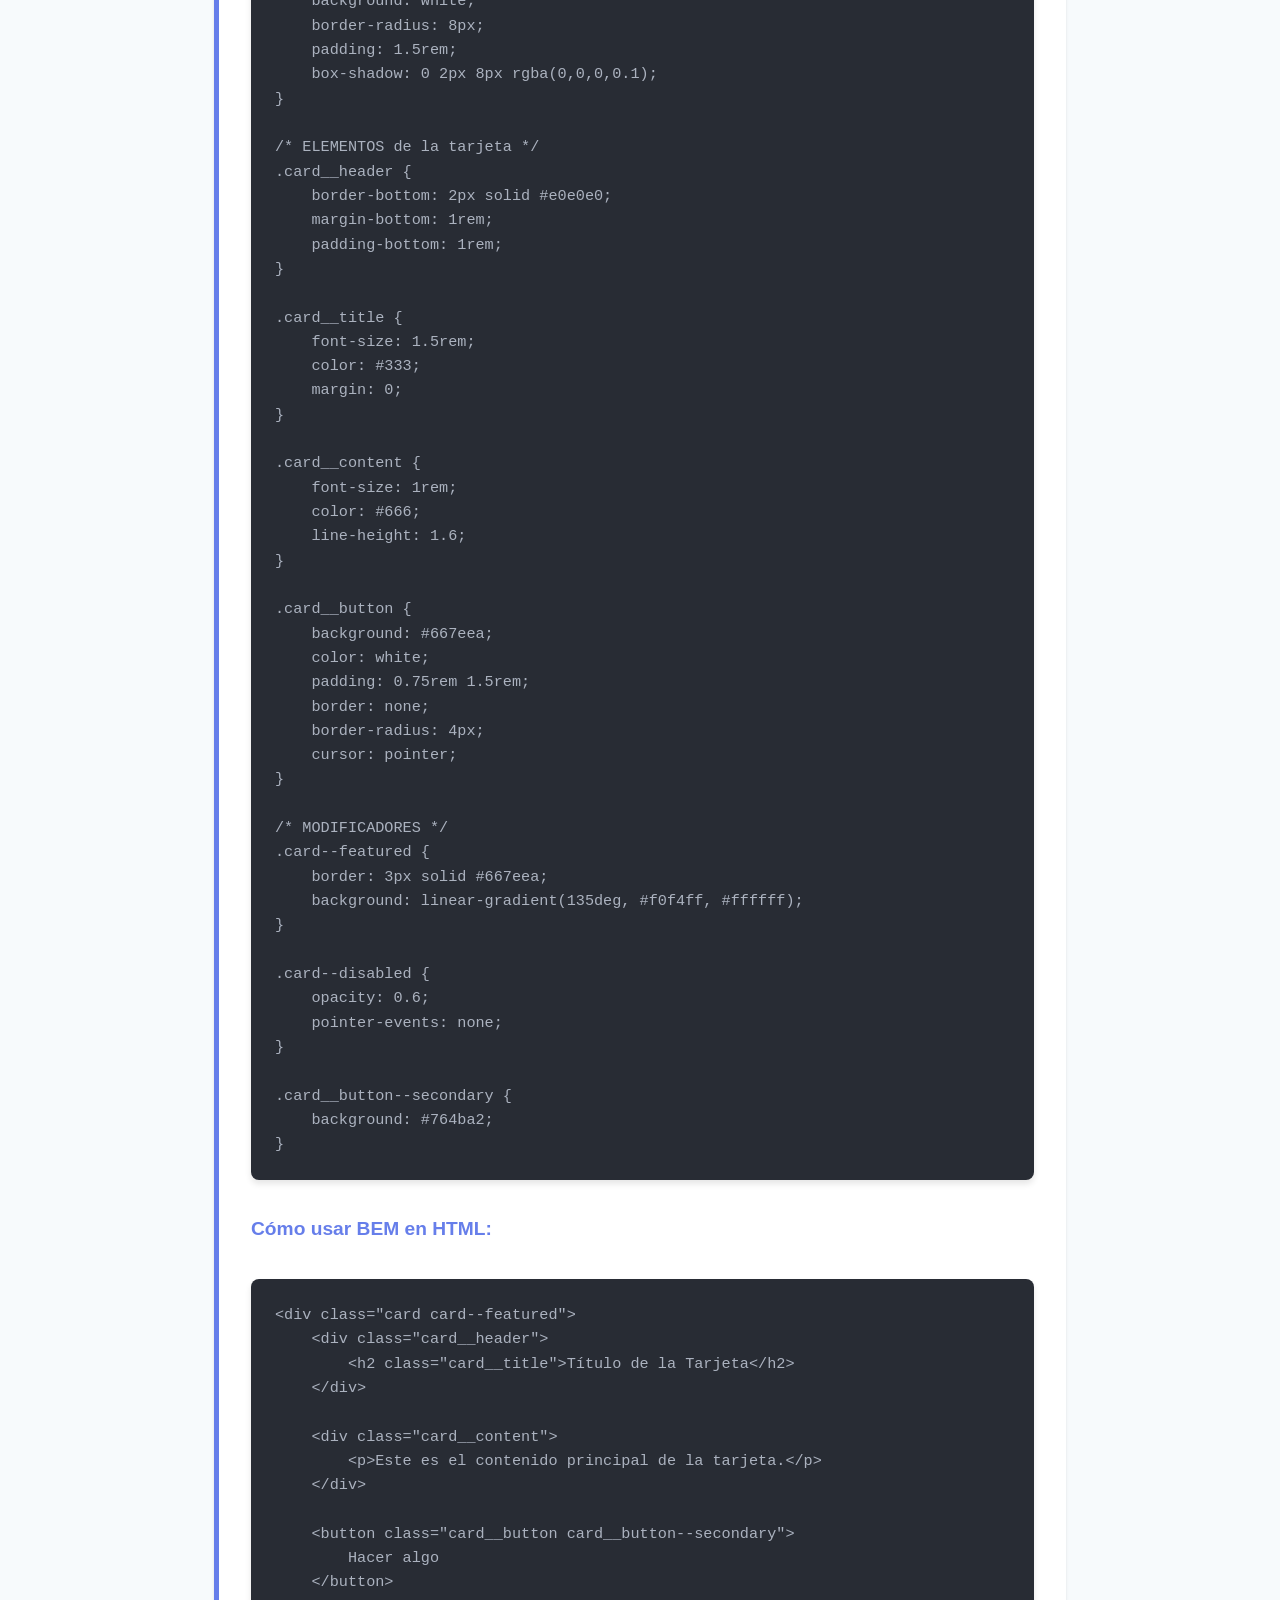
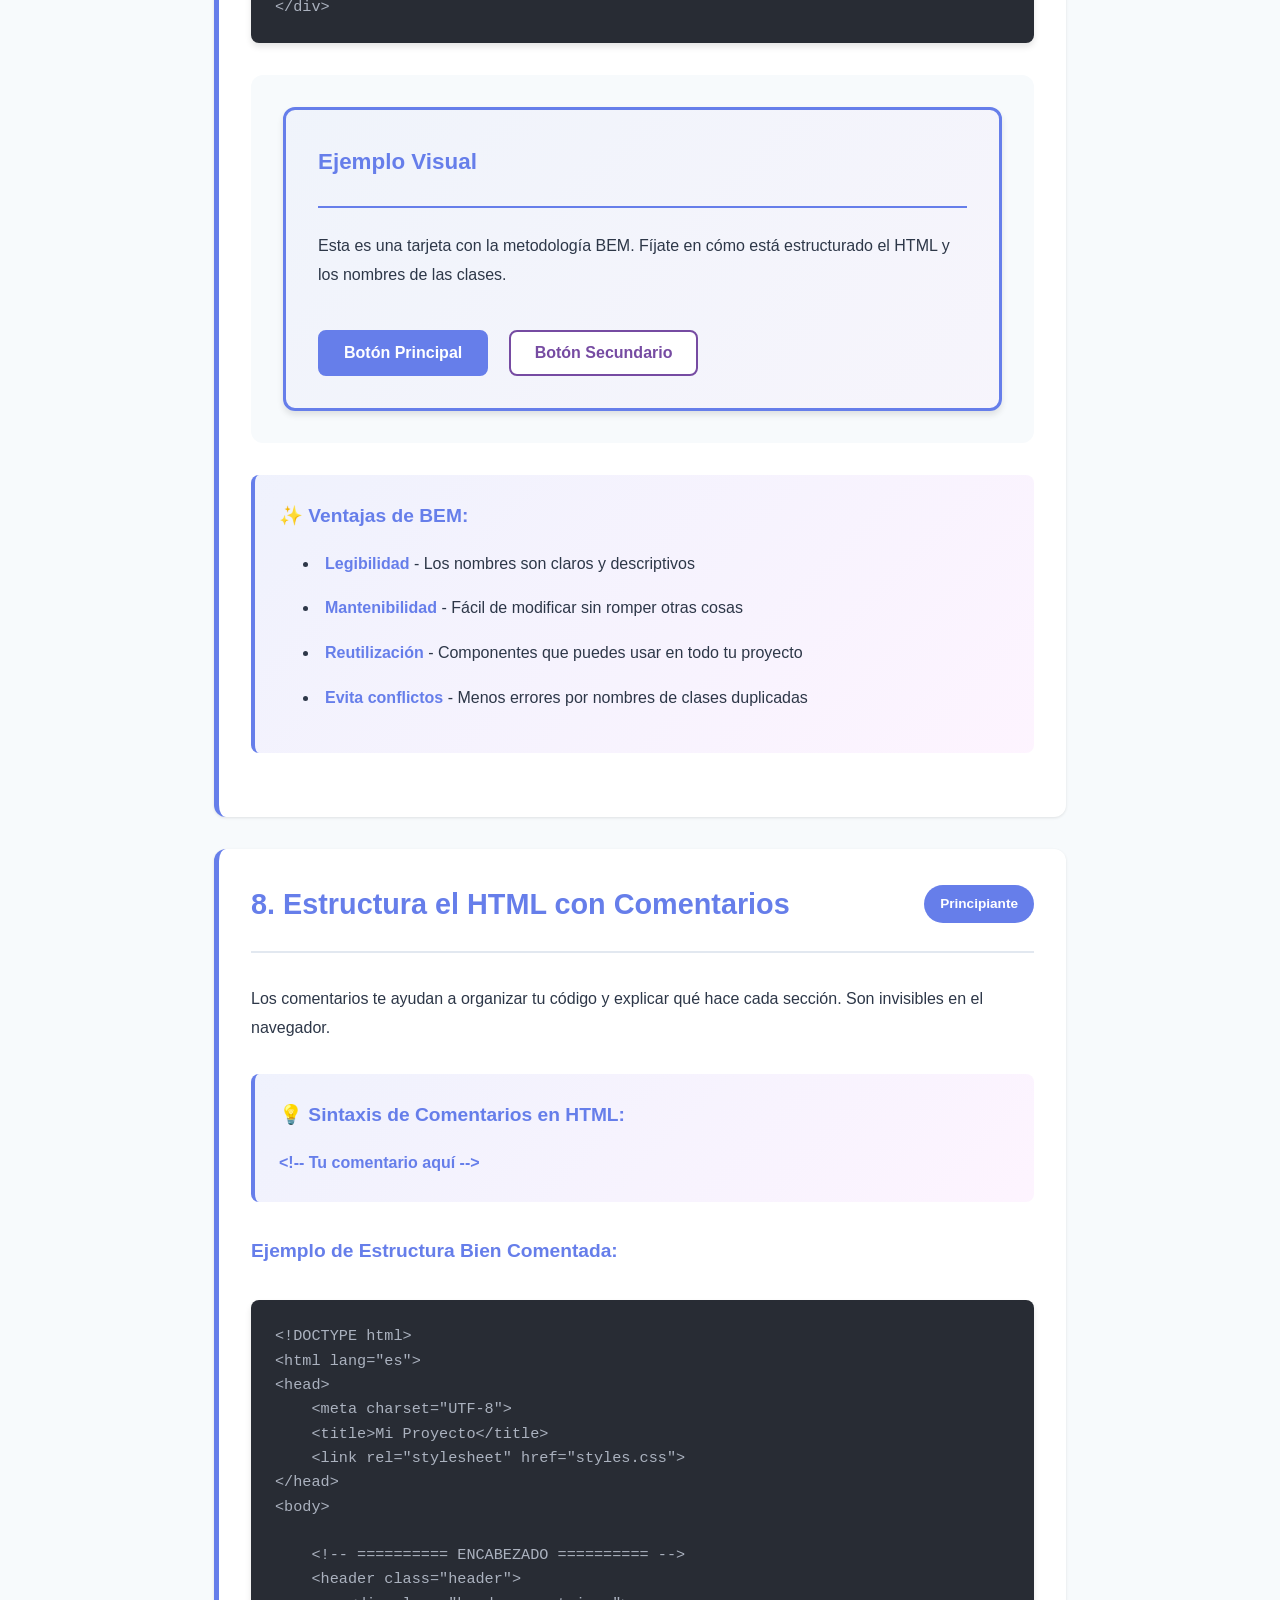
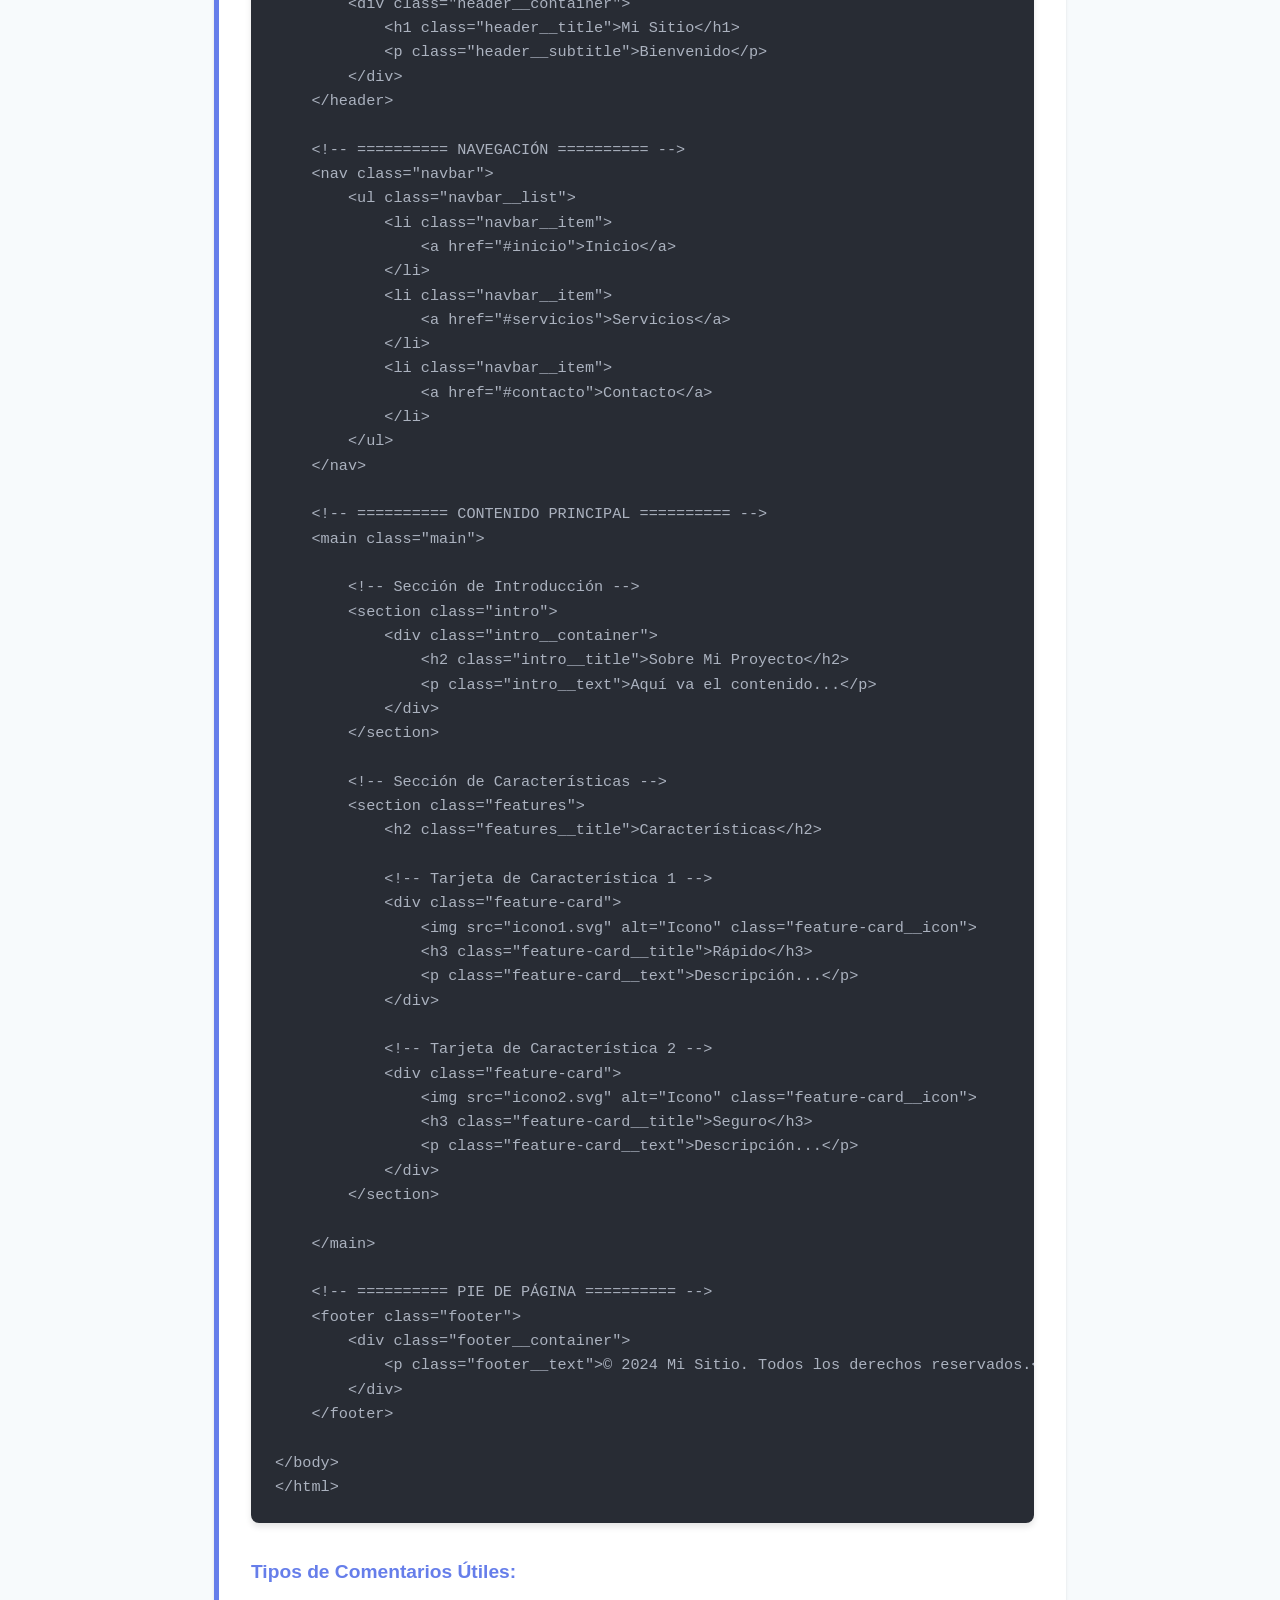
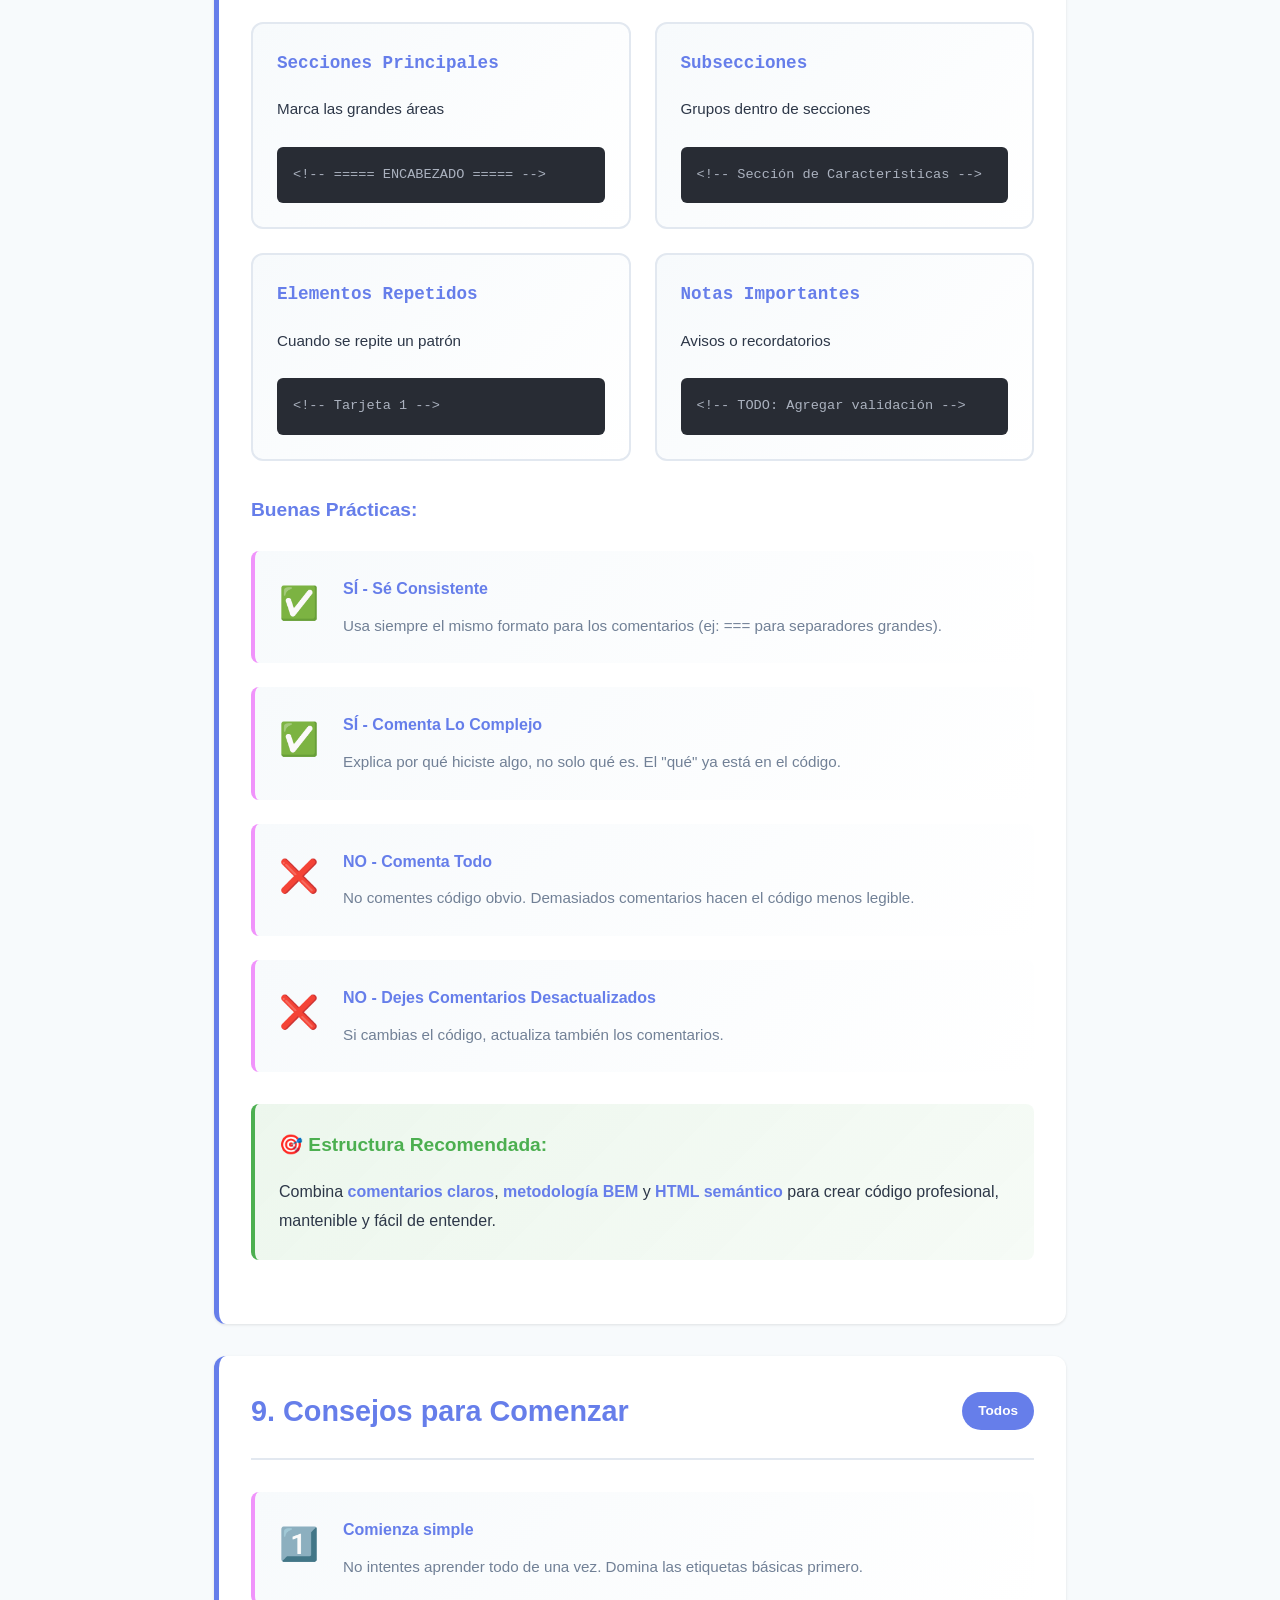
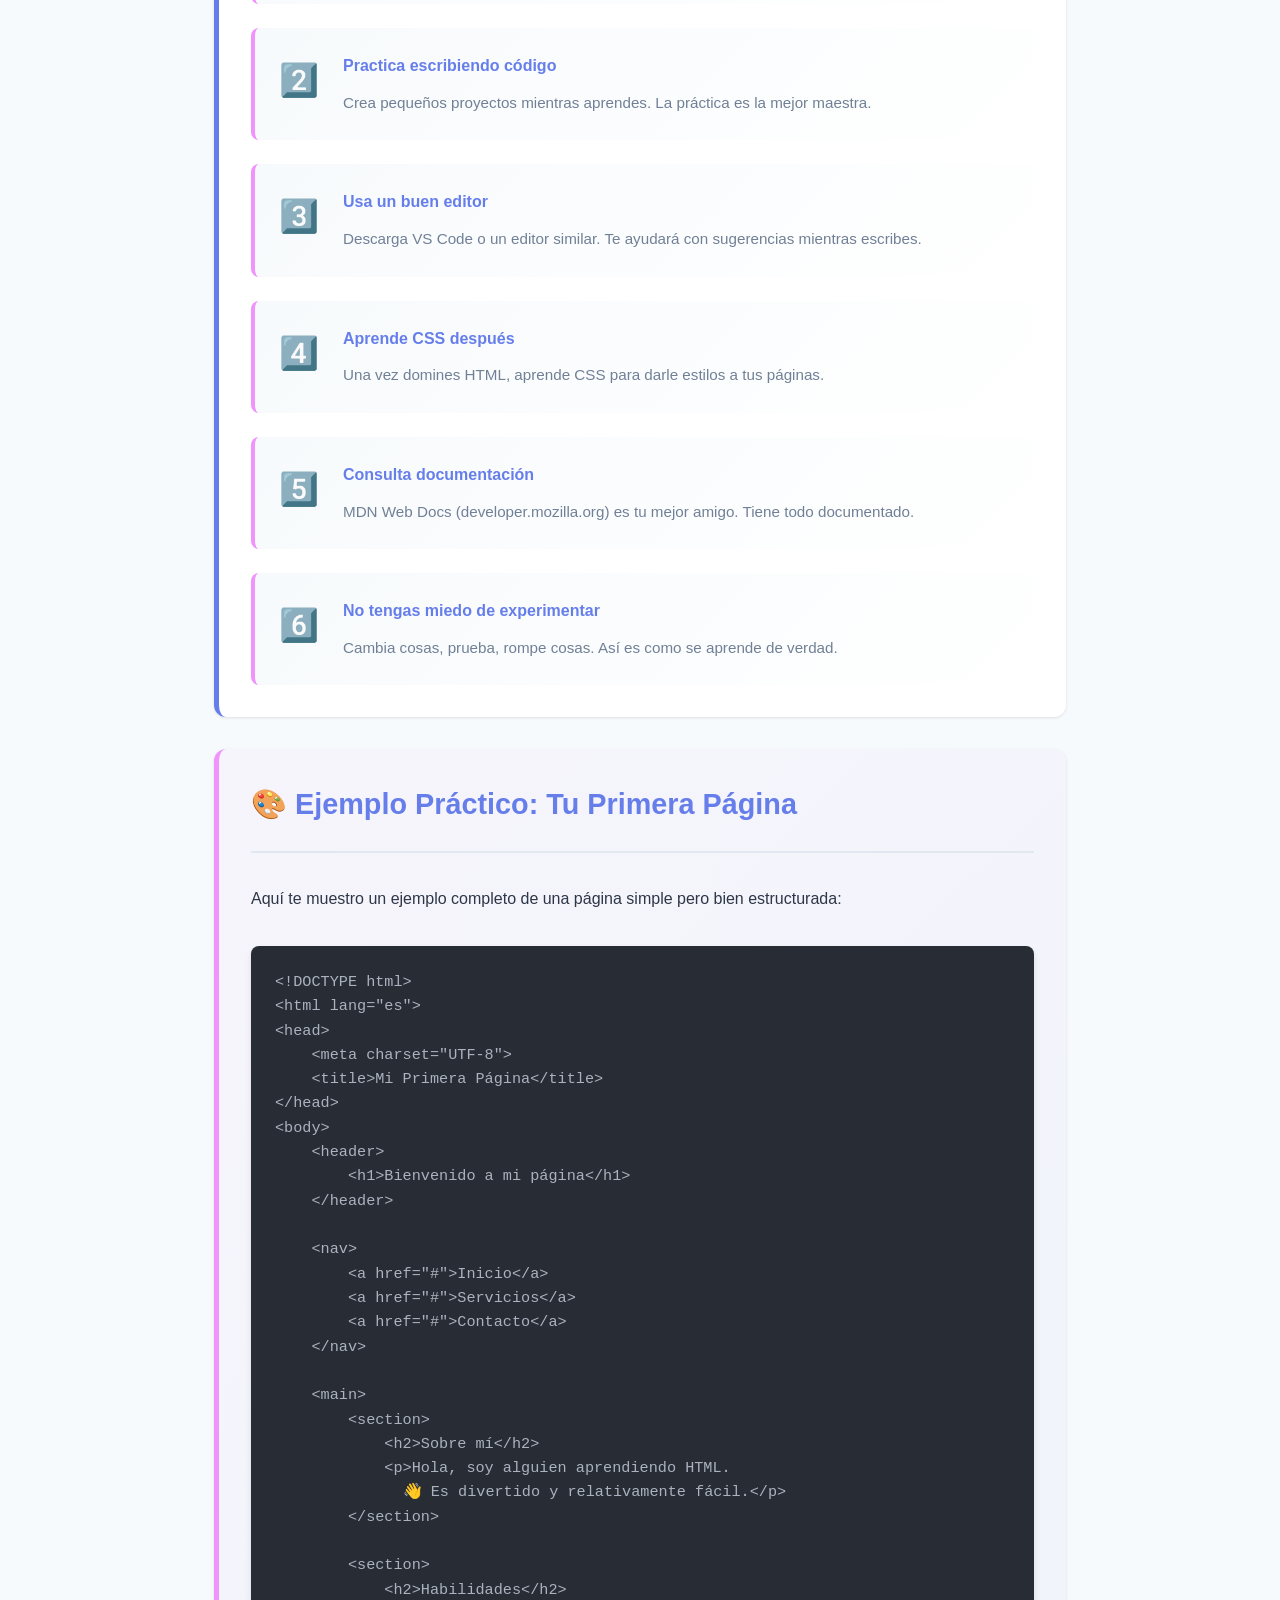
<file: HTML/index.html>
<!DOCTYPE html>
<html lang="es">
<head>
    <meta charset="UTF-8">
    <meta name="viewport" content="width=device-width, initial-scale=1.0">
    <title>Aprende HTML desde Cero</title>
    <link rel="stylesheet" href="styles.css">
</head>
<body>
    <nav class="navbar">
        <div class="container">
            <h1 class="logo">📚 HTML Básico</h1>
            <p class="subtitle">Una guía completa para principiantes</p>
        </div>
    </nav>

    <main class="container">
        <!-- Sección 1: ¿Qué es HTML? -->
        <section class="lesson">
            <div class="lesson-header">
                <h2>1. ¿Qué es HTML?</h2>
                <span class="difficulty">Principiante</span>
            </div>
            
            <article class="content">
                <p class="intro-text">
                    HTML significa <strong>HyperText Markup Language</strong> (Lenguaje de Marcado de Hipertexto). 
                    Es el lenguaje que utilizamos para crear las estructuras de las páginas web.
                </p>
                
                <div class="info-box">
                    <h4>💡 Piénsalo así:</h4>
                    <p>
                        Si una página web fuera un edificio, HTML sería la estructura de ladrillo y cemento. 
                        Establece dónde irán las paredes, puertas y ventanas.
                    </p>
                </div>

                <h4>¿Por qué es importante?</h4>
                <ul>
                    <li>Es la base de todas las páginas web</li>
                    <li>Organiza el contenido de forma estructurada</li>
                    <li>Es muy fácil de aprender</li>
                    <li>Funciona en todos los navegadores</li>
                </ul>
            </article>
        </section>

        <!-- Sección 2: Estructura Básica -->
        <section class="lesson">
            <div class="lesson-header">
                <h2>2. Estructura Básica de un Documento HTML</h2>
                <span class="difficulty">Principiante</span>
            </div>

            <article class="content">
                <p>Todo documento HTML tiene la misma estructura. Es como un molde que tienes que seguir:</p>

                <div class="code-box">
                    <pre><code>&lt;!DOCTYPE html&gt;
&lt;html lang="es"&gt;
&lt;head&gt;
    &lt;title&gt;Mi Primera Página&lt;/title&gt;
&lt;/head&gt;
&lt;body&gt;
    &lt;h1&gt;¡Hola Mundo!&lt;/h1&gt;
&lt;/body&gt;
&lt;/html&gt;</code></pre>
                </div>

                <div class="explanation">
                    <h4>Desglosemos cada parte:</h4>
                    
                    <div class="step">
                        <span class="step-number">1</span>
                        <div>
                            <strong>&lt;!DOCTYPE html&gt;</strong> - Le dice al navegador que este es un documento HTML5
                        </div>
                    </div>

                    <div class="step">
                        <span class="step-number">2</span>
                        <div>
                            <strong>&lt;html&gt;</strong> - Es la etiqueta raíz que contiene todo el documento
                        </div>
                    </div>

                    <div class="step">
                        <span class="step-number">3</span>
                        <div>
                            <strong>&lt;head&gt;</strong> - Aquí van información importante que no se ve en la página (título, estilos, etc.)
                        </div>
                    </div>

                    <div class="step">
                        <span class="step-number">4</span>
                        <div>
                            <strong>&lt;body&gt;</strong> - Aquí va TODO lo que verá el usuario en la página
                        </div>
                    </div>
                </div>
            </article>
        </section>

        <!-- Sección 3: Etiquetas Básicas -->
        <section class="lesson">
            <div class="lesson-header">
                <h2>3. Etiquetas HTML Básicas</h2>
                <span class="difficulty">Principiante</span>
            </div>

            <article class="content">
                <p>Las etiquetas son el corazón de HTML. Son instrucciones que le decimos al navegador.</p>

                <div class="info-box">
                    <h4>📌 Regla de Oro:</h4>
                    <p>Casi todas las etiquetas vienen en parejas: una de apertura &lt;etiqueta&gt; y una de cierre &lt;/etiqueta&gt;</p>
                </div>

                <h4>Etiquetas Esenciales:</h4>

                <div class="tag-grid">
                    <div class="tag-card">
                        <div class="tag-name">&lt;h1&gt; a &lt;h6&gt;</div>
                        <p class="tag-desc">Títulos (h1 es el más grande, h6 el más pequeño)</p>
                        <div class="tag-example">
                            &lt;h1&gt;Título Principal&lt;/h1&gt;
                        </div>
                    </div>

                    <div class="tag-card">
                        <div class="tag-name">&lt;p&gt;</div>
                        <p class="tag-desc">Párrafo de texto</p>
                        <div class="tag-example">
                            &lt;p&gt;Este es un párrafo&lt;/p&gt;
                        </div>
                    </div>

                    <div class="tag-card">
                        <div class="tag-name">&lt;strong&gt;</div>
                        <p class="tag-desc">Texto en negrita (importante)</p>
                        <div class="tag-example">
                            &lt;strong&gt;Texto importante&lt;/strong&gt;
                        </div>
                    </div>

                    <div class="tag-card">
                        <div class="tag-name">&lt;em&gt;</div>
                        <p class="tag-desc">Texto en cursiva (énfasis)</p>
                        <div class="tag-example">
                            &lt;em&gt;Texto enfatizado&lt;/em&gt;
                        </div>
                    </div>

                    <div class="tag-card">
                        <div class="tag-name">&lt;ul&gt; y &lt;li&gt;</div>
                        <p class="tag-desc">Listas sin orden</p>
                        <div class="tag-example">
                            &lt;ul&gt;&lt;li&gt;Elemento&lt;/li&gt;&lt;/ul&gt;
                        </div>
                    </div>

                    <div class="tag-card">
                        <div class="tag-name">&lt;a&gt;</div>
                        <p class="tag-desc">Enlaces (hipervínculos)</p>
                        <div class="tag-example">
                            &lt;a href="url"&gt;Enlace&lt;/a&gt;
                        </div>
                    </div>

                    <div class="tag-card">
                        <div class="tag-name">&lt;img&gt;</div>
                        <p class="tag-desc">Imágenes</p>
                        <div class="tag-example">
                            &lt;img src="foto.jpg"&gt;
                        </div>
                    </div>

                    <div class="tag-card">
                        <div class="tag-name">&lt;button&gt;</div>
                        <p class="tag-desc">Botones interactivos</p>
                        <div class="tag-example">
                            &lt;button&gt;Haz clic&lt;/button&gt;
                        </div>
                    </div>
                </div>
            </article>
        </section>

        <!-- Sección 4: Atributos -->
        <section class="lesson">
            <div class="lesson-header">
                <h2>4. Atributos: Dale Características a las Etiquetas</h2>
                <span class="difficulty">Principiante</span>
            </div>

            <article class="content">
                <p>Los atributos son información adicional que le damos a las etiquetas. Van dentro de la etiqueta de apertura.</p>

                <div class="code-box">
                    <pre><code>&lt;a href="https://ejemplo.com"&gt;Visita mi sitio&lt;/a&gt;
&lt;img src="foto.jpg" alt="Mi fotografía"&gt;
&lt;button class="boton-grande"&gt;Presiona&lt;/button&gt;</code></pre>
                </div>

                <h4>Atributos Comunes:</h4>

                <table class="attributes-table">
                    <tr>
                        <th>Atributo</th>
                        <th>Se usa en</th>
                        <th>¿Qué hace?</th>
                    </tr>
                    <tr>
                        <td><strong>href</strong></td>
                        <td>&lt;a&gt;</td>
                        <td>Define la URL donde irá el enlace</td>
                    </tr>
                    <tr>
                        <td><strong>src</strong></td>
                        <td>&lt;img&gt;</td>
                        <td>Define la ruta de la imagen</td>
                    </tr>
                    <tr>
                        <td><strong>alt</strong></td>
                        <td>&lt;img&gt;</td>
                        <td>Texto descriptivo si la imagen no carga</td>
                    </tr>
                    <tr>
                        <td><strong>class</strong></td>
                        <td>Cualquier etiqueta</td>
                        <td>Para aplicar estilos CSS</td>
                    </tr>
                    <tr>
                        <td><strong>id</strong></td>
                        <td>Cualquier etiqueta</td>
                        <td>Identificador único del elemento</td>
                    </tr>
                </table>
            </article>
        </section>

        <!-- Sección 5: Formularios -->
        <section class="lesson">
            <div class="lesson-header">
                <h2>5. Formularios: Recopila Información</h2>
                <span class="difficulty">Intermedio</span>
            </div>

            <article class="content">
                <p>Los formularios permiten que los usuarios te envíen información.</p>

                <div class="code-box">
                    <pre><code>&lt;form&gt;
    &lt;label&gt;Nombre:&lt;/label&gt;
    &lt;input type="text" placeholder="Tu nombre"&gt;
    
    &lt;label&gt;Email:&lt;/label&gt;
    &lt;input type="email" placeholder="Tu correo"&gt;
    
    &lt;label&gt;Mensaje:&lt;/label&gt;
    &lt;textarea&gt;&lt;/textarea&gt;
    
    &lt;button type="submit"&gt;Enviar&lt;/button&gt;
&lt;/form&gt;</code></pre>
                </div>

                <div class="info-box">
                    <h4>🎯 Elementos principales:</h4>
                    <ul>
                        <li><strong>&lt;form&gt;</strong> - Contenedor del formulario</li>
                        <li><strong>&lt;label&gt;</strong> - Etiqueta de texto para cada campo</li>
                        <li><strong>&lt;input&gt;</strong> - Campo de entrada (texto, email, contraseña, etc.)</li>
                        <li><strong>&lt;textarea&gt;</strong> - Campo para texto largo</li>
                        <li><strong>&lt;button type="submit"&gt;</strong> - Botón para enviar</li>
                    </ul>
                </div>
            </article>
        </section>

        <!-- Sección 6: Estructura Semántica -->
        <section class="lesson">
            <div class="lesson-header">
                <h2>6. HTML Semántico: Estructura Inteligente</h2>
                <span class="difficulty">Intermedio</span>
            </div>

            <article class="content">
                <p>El HTML semántico usa etiquetas que describen el significado del contenido, no solo su apariencia.</p>

                <div class="code-box">
                    <pre><code>&lt;header&gt;
    &lt;h1&gt;Mi Sitio Web&lt;/h1&gt;
&lt;/header&gt;

&lt;nav&gt;
    &lt;a href="/#inicio"&gt;Inicio&lt;/a&gt;
    &lt;a href="/#about"&gt;Acerca de&lt;/a&gt;
&lt;/nav&gt;

&lt;main&gt;
    &lt;article&gt;
        &lt;h2&gt;Mi primer artículo&lt;/h2&gt;
        &lt;p&gt;Contenido aquí...&lt;/p&gt;
    &lt;/article&gt;
&lt;/main&gt;

&lt;footer&gt;
    &lt;p&gt;&copy; 2024 Mi Sitio Web&lt;/p&gt;
&lt;/footer&gt;</code></pre>
                </div>

                <h4>Etiquetas Semánticas Importantes:</h4>

                <div class="semantic-grid">
                    <div class="semantic-item">
                        <span class="semantic-tag">&lt;header&gt;</span>
                        <p>Encabezado de la página o sección</p>
                    </div>
                    <div class="semantic-item">
                        <span class="semantic-tag">&lt;nav&gt;</span>
                        <p>Navegación principal</p>
                    </div>
                    <div class="semantic-item">
                        <span class="semantic-tag">&lt;main&gt;</span>
                        <p>Contenido principal de la página</p>
                    </div>
                    <div class="semantic-item">
                        <span class="semantic-tag">&lt;article&gt;</span>
                        <p>Contenido independiente (como un artículo)</p>
                    </div>
                    <div class="semantic-item">
                        <span class="semantic-tag">&lt;section&gt;</span>
                        <p>Una sección temática</p>
                    </div>
                    <div class="semantic-item">
                        <span class="semantic-tag">&lt;footer&gt;</span>
                        <p>Pie de página</p>
                    </div>
                </div>

                <div class="info-box" style="margin-top: 2rem;">
                    <h4>✨ Ventajas:</h4>
                    <ul>
                        <li>Mejor para SEO (buscadores entienden mejor tu página)</li>
                        <li>Más accesible para personas con discapacidades</li>
                        <li>Código más limpio y fácil de entender</li>
                    </ul>
                </div>
            </article>
        </section>

        <!-- Sección 7: Metodología BEM -->
        <section class="lesson">
            <div class="lesson-header">
                <h2>7. Metodología BEM: Organiza tu CSS</h2>
                <span class="difficulty">Intermedio</span>
            </div>

            <article class="content">
                <p>BEM significa <strong>Block Element Modifier</strong>. Es una forma de nombrar tus clases CSS para que tu código sea más ordenado, reutilizable y fácil de mantener.</p>

                <div class="info-box">
                    <h4>🎯 Las 3 Partes de BEM:</h4>
                    <ul>
                        <li><strong>Block</strong> - Un componente independiente (ej: "botón", "tarjeta")</li>
                        <li><strong>Element</strong> - Una parte del bloque (ej: "botón__texto", "tarjeta__imagen")</li>
                        <li><strong>Modifier</strong> - Una variación del bloque (ej: "botón--grande", "tarjeta--destacada")</li>
                    </ul>
                </div>

                <h4>Estructura de Nombres BEM:</h4>

                <div class="code-box">
                    <pre><code>/* BLOCK */
.button { }

/* ELEMENT (usa doble guion bajo __) */
.button__text { }
.button__icon { }

/* MODIFIER (usa doble guion --) */
.button--large { }
.button--primary { }
.button--disabled { }</code></pre>
                </div>

                <h4>Ejemplo Completo de BEM:</h4>

                <div class="code-box">
                    <pre><code>/* ===== BLOQUE: TARJETA ===== */
.card {
    background: white;
    border-radius: 8px;
    padding: 1.5rem;
    box-shadow: 0 2px 8px rgba(0,0,0,0.1);
}

/* ELEMENTOS de la tarjeta */
.card__header {
    border-bottom: 2px solid #e0e0e0;
    margin-bottom: 1rem;
    padding-bottom: 1rem;
}

.card__title {
    font-size: 1.5rem;
    color: #333;
    margin: 0;
}

.card__content {
    font-size: 1rem;
    color: #666;
    line-height: 1.6;
}

.card__button {
    background: #667eea;
    color: white;
    padding: 0.75rem 1.5rem;
    border: none;
    border-radius: 4px;
    cursor: pointer;
}

/* MODIFICADORES */
.card--featured {
    border: 3px solid #667eea;
    background: linear-gradient(135deg, #f0f4ff, #ffffff);
}

.card--disabled {
    opacity: 0.6;
    pointer-events: none;
}

.card__button--secondary {
    background: #764ba2;
}</code></pre>
                </div>

                <h4>Cómo usar BEM en HTML:</h4>

                <div class="code-box">
                    <pre><code>&lt;div class="card card--featured"&gt;
    &lt;div class="card__header"&gt;
        &lt;h2 class="card__title"&gt;Título de la Tarjeta&lt;/h2&gt;
    &lt;/div&gt;
    
    &lt;div class="card__content"&gt;
        &lt;p&gt;Este es el contenido principal de la tarjeta.&lt;/p&gt;
    &lt;/div&gt;
    
    &lt;button class="card__button card__button--secondary"&gt;
        Hacer algo
    &lt;/button&gt;
&lt;/div&gt;</code></pre>
                </div>

                <div class="bem-example-visual">
                    <div class="bem-card bem-card--featured">
                        <div class="bem-card__header">
                            <h3 class="bem-card__title">Ejemplo Visual</h3>
                        </div>
                        <div class="bem-card__content">
                            <p>Esta es una tarjeta con la metodología BEM. Fíjate en cómo está estructurado el HTML y los nombres de las clases.</p>
                        </div>
                        <button class="bem-card__button bem-card__button--primary">Botón Principal</button>
                        <button class="bem-card__button bem-card__button--secondary">Botón Secundario</button>
                    </div>
                </div>

                <div class="info-box">
                    <h4>✨ Ventajas de BEM:</h4>
                    <ul>
                        <li><strong>Legibilidad</strong> - Los nombres son claros y descriptivos</li>
                        <li><strong>Mantenibilidad</strong> - Fácil de modificar sin romper otras cosas</li>
                        <li><strong>Reutilización</strong> - Componentes que puedes usar en todo tu proyecto</li>
                        <li><strong>Evita conflictos</strong> - Menos errores por nombres de clases duplicadas</li>
                    </ul>
                </div>
            </article>
        </section>

        <!-- Sección 8: Estructura con Comentarios -->
        <section class="lesson">
            <div class="lesson-header">
                <h2>8. Estructura el HTML con Comentarios</h2>
                <span class="difficulty">Principiante</span>
            </div>

            <article class="content">
                <p>Los comentarios te ayudan a organizar tu código y explicar qué hace cada sección. Son invisibles en el navegador.</p>

                <div class="info-box">
                    <h4>💡 Sintaxis de Comentarios en HTML:</h4>
                    <p><strong>&lt;!-- Tu comentario aquí --&gt;</strong></p>
                </div>

                <h4>Ejemplo de Estructura Bien Comentada:</h4>

                <div class="code-box">
                    <pre><code>&lt;!DOCTYPE html&gt;
&lt;html lang="es"&gt;
&lt;head&gt;
    &lt;meta charset="UTF-8"&gt;
    &lt;title&gt;Mi Proyecto&lt;/title&gt;
    &lt;link rel="stylesheet" href="styles.css"&gt;
&lt;/head&gt;
&lt;body&gt;

    &lt;!-- ========== ENCABEZADO ========== --&gt;
    &lt;header class="header"&gt;
        &lt;div class="header__container"&gt;
            &lt;h1 class="header__title"&gt;Mi Sitio&lt;/h1&gt;
            &lt;p class="header__subtitle"&gt;Bienvenido&lt;/p&gt;
        &lt;/div&gt;
    &lt;/header&gt;

    &lt;!-- ========== NAVEGACIÓN ========== --&gt;
    &lt;nav class="navbar"&gt;
        &lt;ul class="navbar__list"&gt;
            &lt;li class="navbar__item"&gt;
                &lt;a href="#inicio"&gt;Inicio&lt;/a&gt;
            &lt;/li&gt;
            &lt;li class="navbar__item"&gt;
                &lt;a href="#servicios"&gt;Servicios&lt;/a&gt;
            &lt;/li&gt;
            &lt;li class="navbar__item"&gt;
                &lt;a href="#contacto"&gt;Contacto&lt;/a&gt;
            &lt;/li&gt;
        &lt;/ul&gt;
    &lt;/nav&gt;

    &lt;!-- ========== CONTENIDO PRINCIPAL ========== --&gt;
    &lt;main class="main"&gt;

        &lt;!-- Sección de Introducción --&gt;
        &lt;section class="intro"&gt;
            &lt;div class="intro__container"&gt;
                &lt;h2 class="intro__title"&gt;Sobre Mi Proyecto&lt;/h2&gt;
                &lt;p class="intro__text"&gt;Aquí va el contenido...&lt;/p&gt;
            &lt;/div&gt;
        &lt;/section&gt;

        &lt;!-- Sección de Características --&gt;
        &lt;section class="features"&gt;
            &lt;h2 class="features__title"&gt;Características&lt;/h2&gt;
            
            &lt;!-- Tarjeta de Característica 1 --&gt;
            &lt;div class="feature-card"&gt;
                &lt;img src="icono1.svg" alt="Icono" class="feature-card__icon"&gt;
                &lt;h3 class="feature-card__title"&gt;Rápido&lt;/h3&gt;
                &lt;p class="feature-card__text"&gt;Descripción...&lt;/p&gt;
            &lt;/div&gt;

            &lt;!-- Tarjeta de Característica 2 --&gt;
            &lt;div class="feature-card"&gt;
                &lt;img src="icono2.svg" alt="Icono" class="feature-card__icon"&gt;
                &lt;h3 class="feature-card__title"&gt;Seguro&lt;/h3&gt;
                &lt;p class="feature-card__text"&gt;Descripción...&lt;/p&gt;
            &lt;/div&gt;
        &lt;/section&gt;

    &lt;/main&gt;

    &lt;!-- ========== PIE DE PÁGINA ========== --&gt;
    &lt;footer class="footer"&gt;
        &lt;div class="footer__container"&gt;
            &lt;p class="footer__text"&gt;&copy; 2024 Mi Sitio. Todos los derechos reservados.&lt;/p&gt;
        &lt;/div&gt;
    &lt;/footer&gt;

&lt;/body&gt;
&lt;/html&gt;</code></pre>
                </div>

                <h4>Tipos de Comentarios Útiles:</h4>

                <div class="tag-grid">
                    <div class="tag-card">
                        <div class="tag-name">Secciones Principales</div>
                        <p class="tag-desc">Marca las grandes áreas</p>
                        <div class="tag-example">
                            &lt;!-- ===== ENCABEZADO ===== --&gt;
                        </div>
                    </div>

                    <div class="tag-card">
                        <div class="tag-name">Subsecciones</div>
                        <p class="tag-desc">Grupos dentro de secciones</p>
                        <div class="tag-example">
                            &lt;!-- Sección de Características --&gt;
                        </div>
                    </div>

                    <div class="tag-card">
                        <div class="tag-name">Elementos Repetidos</div>
                        <p class="tag-desc">Cuando se repite un patrón</p>
                        <div class="tag-example">
                            &lt;!-- Tarjeta 1 --&gt;
                        </div>
                    </div>

                    <div class="tag-card">
                        <div class="tag-name">Notas Importantes</div>
                        <p class="tag-desc">Avisos o recordatorios</p>
                        <div class="tag-example">
                            &lt;!-- TODO: Agregar validación --&gt;
                        </div>
                    </div>
                </div>

                <h4>Buenas Prácticas:</h4>

                <div class="tips-container">
                    <div class="tip">
                        <span class="tip-icon">✅</span>
                        <div>
                            <strong>SÍ - Sé Consistente</strong>
                            <p>Usa siempre el mismo formato para los comentarios (ej: === para separadores grandes).</p>
                        </div>
                    </div>

                    <div class="tip">
                        <span class="tip-icon">✅</span>
                        <div>
                            <strong>SÍ - Comenta Lo Complejo</strong>
                            <p>Explica por qué hiciste algo, no solo qué es. El "qué" ya está en el código.</p>
                        </div>
                    </div>

                    <div class="tip">
                        <span class="tip-icon">❌</span>
                        <div>
                            <strong>NO - Comenta Todo</strong>
                            <p>No comentes código obvio. Demasiados comentarios hacen el código menos legible.</p>
                        </div>
                    </div>

                    <div class="tip">
                        <span class="tip-icon">❌</span>
                        <div>
                            <strong>NO - Dejes Comentarios Desactualizados</strong>
                            <p>Si cambias el código, actualiza también los comentarios.</p>
                        </div>
                    </div>
                </div>

                <div class="info-box success">
                    <h4>🎯 Estructura Recomendada:</h4>
                    <p>
                        Combina <strong>comentarios claros</strong>, <strong>metodología BEM</strong> y <strong>HTML semántico</strong> 
                        para crear código profesional, mantenible y fácil de entender.
                    </p>
                </div>
            </article>
        </section>

        <!-- Sección 9: Consejos Finales -->
        <section class="lesson">
            <div class="lesson-header">
                <h2>9. Consejos para Comenzar</h2>
                <span class="difficulty">Todos</span>
            </div>

            <article class="content">
                <div class="tips-container">
                    <div class="tip">
                        <span class="tip-icon">1️⃣</span>
                        <div>
                            <strong>Comienza simple</strong>
                            <p>No intentes aprender todo de una vez. Domina las etiquetas básicas primero.</p>
                        </div>
                    </div>

                    <div class="tip">
                        <span class="tip-icon">2️⃣</span>
                        <div>
                            <strong>Practica escribiendo código</strong>
                            <p>Crea pequeños proyectos mientras aprendes. La práctica es la mejor maestra.</p>
                        </div>
                    </div>

                    <div class="tip">
                        <span class="tip-icon">3️⃣</span>
                        <div>
                            <strong>Usa un buen editor</strong>
                            <p>Descarga VS Code o un editor similar. Te ayudará con sugerencias mientras escribes.</p>
                        </div>
                    </div>

                    <div class="tip">
                        <span class="tip-icon">4️⃣</span>
                        <div>
                            <strong>Aprende CSS después</strong>
                            <p>Una vez domines HTML, aprende CSS para darle estilos a tus páginas.</p>
                        </div>
                    </div>

                    <div class="tip">
                        <span class="tip-icon">5️⃣</span>
                        <div>
                            <strong>Consulta documentación</strong>
                            <p>MDN Web Docs (developer.mozilla.org) es tu mejor amigo. Tiene todo documentado.</p>
                        </div>
                    </div>

                    <div class="tip">
                        <span class="tip-icon">6️⃣</span>
                        <div>
                            <strong>No tengas miedo de experimentar</strong>
                            <p>Cambia cosas, prueba, rompe cosas. Así es como se aprende de verdad.</p>
                        </div>
                    </div>
                </div>
            </article>
        </section>

        <!-- Ejemplo Práctico -->
        <section class="lesson lesson-practical">
            <div class="lesson-header">
                <h2>🎨 Ejemplo Práctico: Tu Primera Página</h2>
            </div>

            <article class="content">
                <p>Aquí te muestro un ejemplo completo de una página simple pero bien estructurada:</p>

                <div class="code-box">
                    <pre><code>&lt;!DOCTYPE html&gt;
&lt;html lang="es"&gt;
&lt;head&gt;
    &lt;meta charset="UTF-8"&gt;
    &lt;title&gt;Mi Primera Página&lt;/title&gt;
&lt;/head&gt;
&lt;body&gt;
    &lt;header&gt;
        &lt;h1&gt;Bienvenido a mi página&lt;/h1&gt;
    &lt;/header&gt;

    &lt;nav&gt;
        &lt;a href="#"&gt;Inicio&lt;/a&gt;
        &lt;a href="#"&gt;Servicios&lt;/a&gt;
        &lt;a href="#"&gt;Contacto&lt;/a&gt;
    &lt;/nav&gt;

    &lt;main&gt;
        &lt;section&gt;
            &lt;h2&gt;Sobre mí&lt;/h2&gt;
            &lt;p&gt;Hola, soy alguien aprendiendo HTML. 
              👋 Es divertido y relativamente fácil.&lt;/p&gt;
        &lt;/section&gt;

        &lt;section&gt;
            &lt;h2&gt;Habilidades&lt;/h2&gt;
            &lt;ul&gt;
                &lt;li&gt;HTML básico&lt;/li&gt;
                &lt;li&gt;Aprendiendo CSS&lt;/li&gt;
                &lt;li&gt;Próximo: JavaScript&lt;/li&gt;
            &lt;/ul&gt;
        &lt;/section&gt;
    &lt;/main&gt;

    &lt;footer&gt;
        &lt;p&gt;Hecho con &lt;strong&gt;amor&lt;/strong&gt; y 
           &lt;strong&gt;HTML&lt;/strong&gt;&lt;/p&gt;
    &lt;/footer&gt;
&lt;/body&gt;
&lt;/html&gt;</code></pre>
                </div>

                <div class="info-box success">
                    <h4>✅ Próximos Pasos:</h4>
                    <p>
                        Copia este código en un archivo llamado <strong>index.html</strong>, 
                        ábrelo en tu navegador y verás tu primera página web. 
                        ¡Luego, intenta modificarla y añadir más contenido!
                    </p>
                </div>
            </article>
        </section>
    </main>

    <footer class="page-footer">
        <div class="container">
            <p>💻 Hecho para principiantes que desean aprender HTML</p>
            <p style="font-size: 0.9rem; margin-top: 0.5rem; opacity: 0.8;">
                Recuerda: Todos fuimos principiantes en algún momento. ¡Sigue adelante! 🚀
            </p>
        </div>
    </footer>
</body>
</html>
</file>
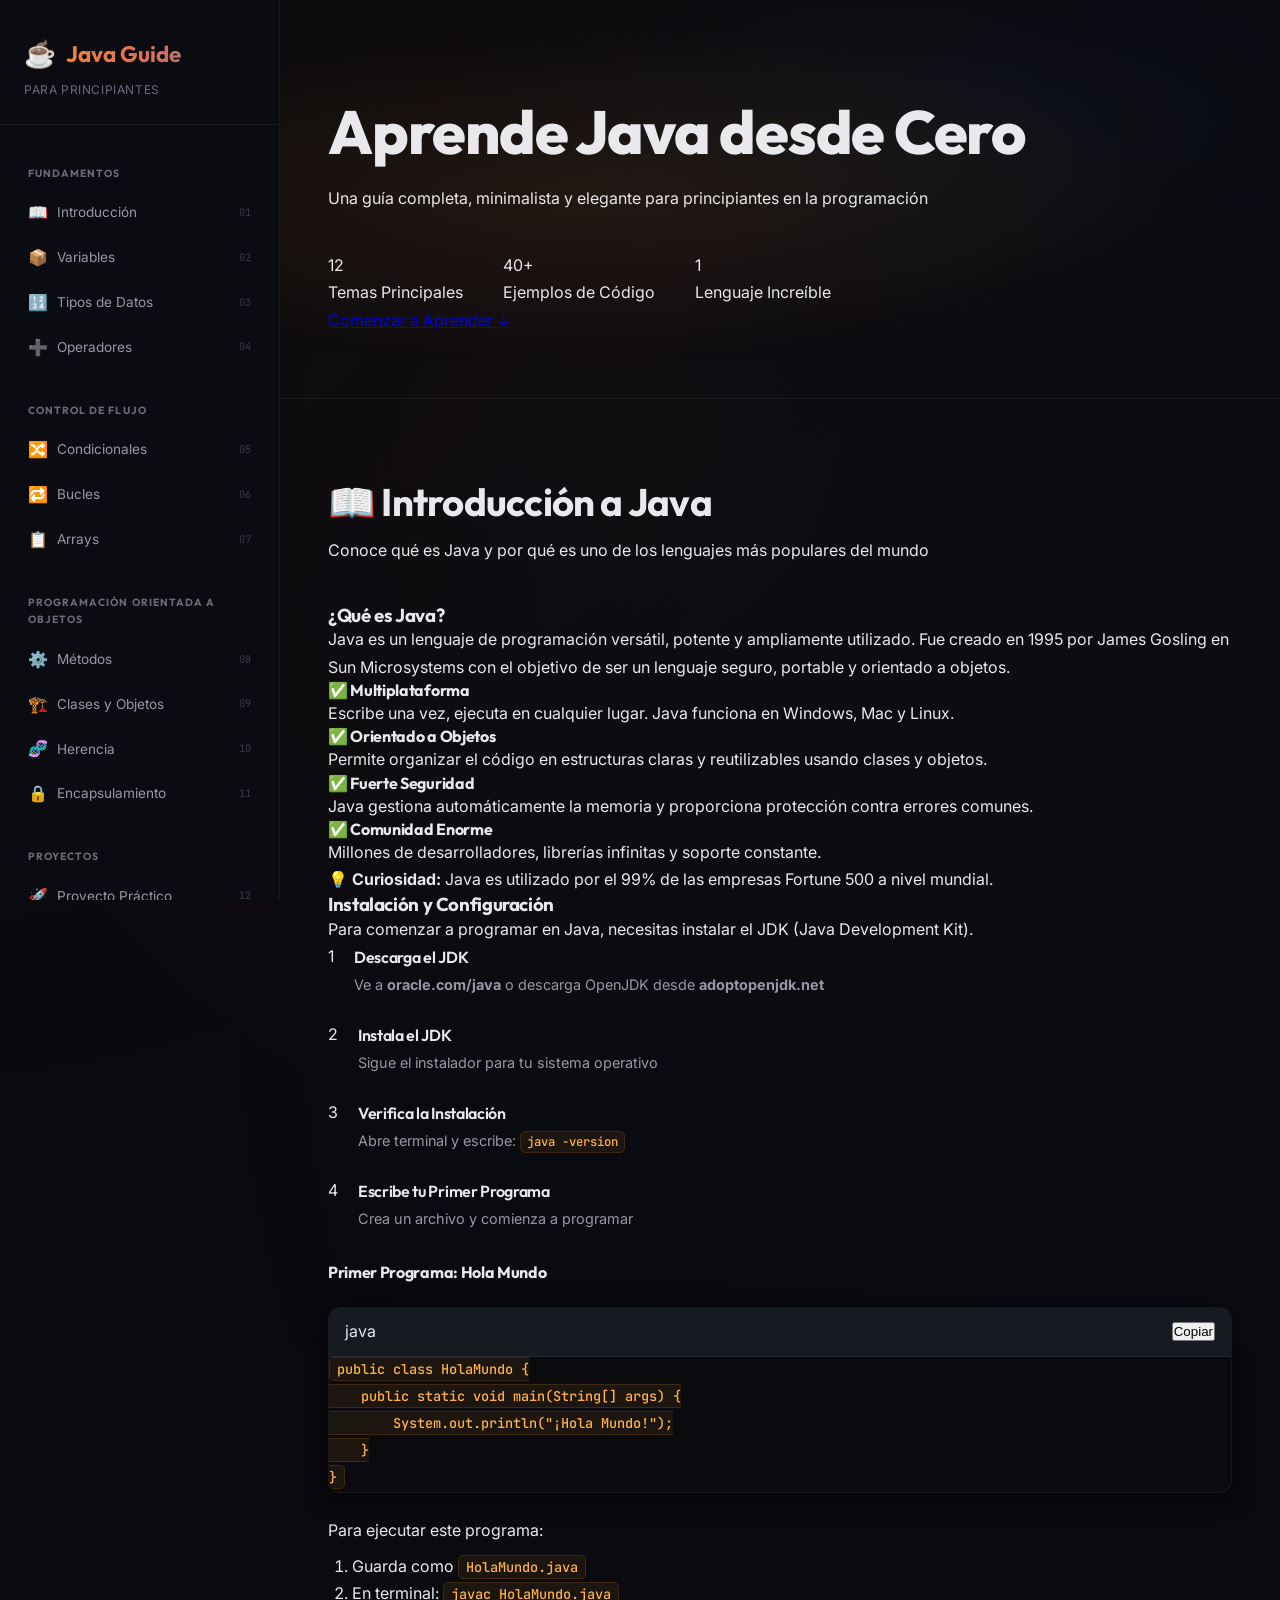
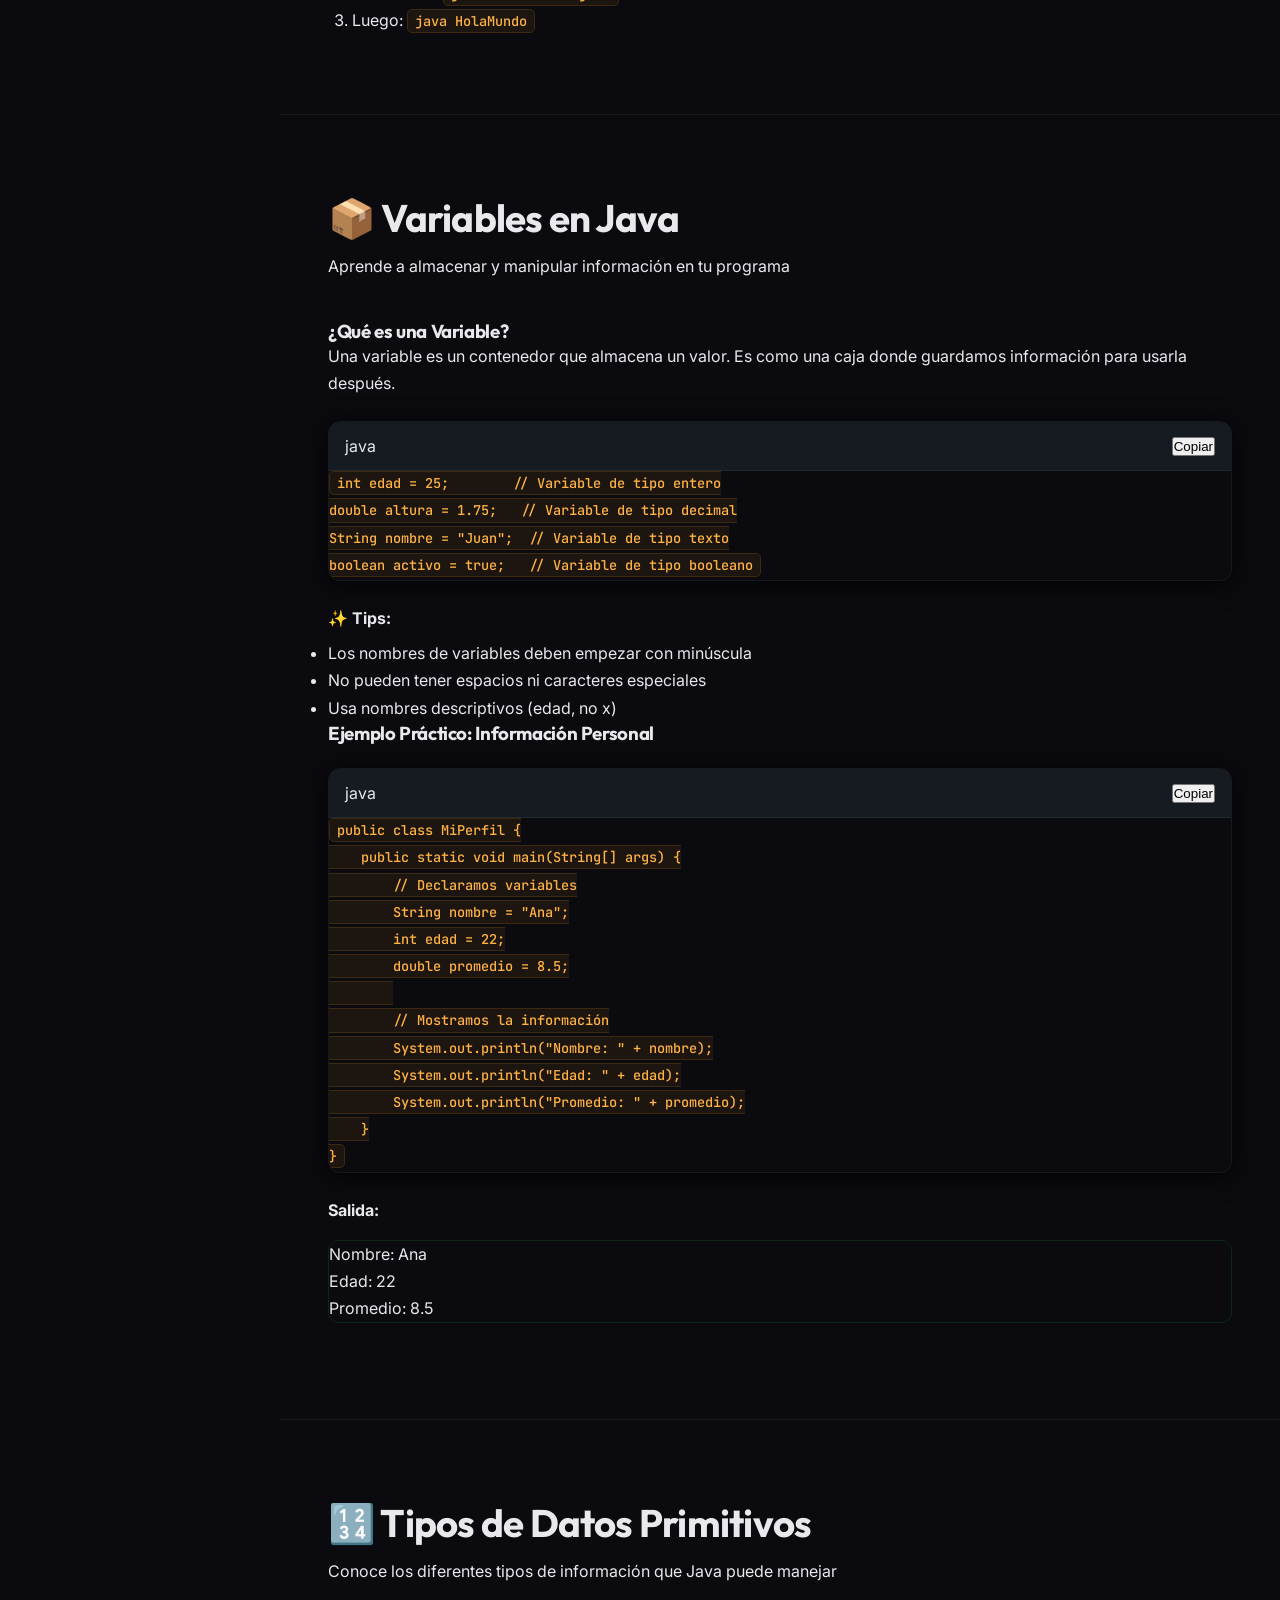
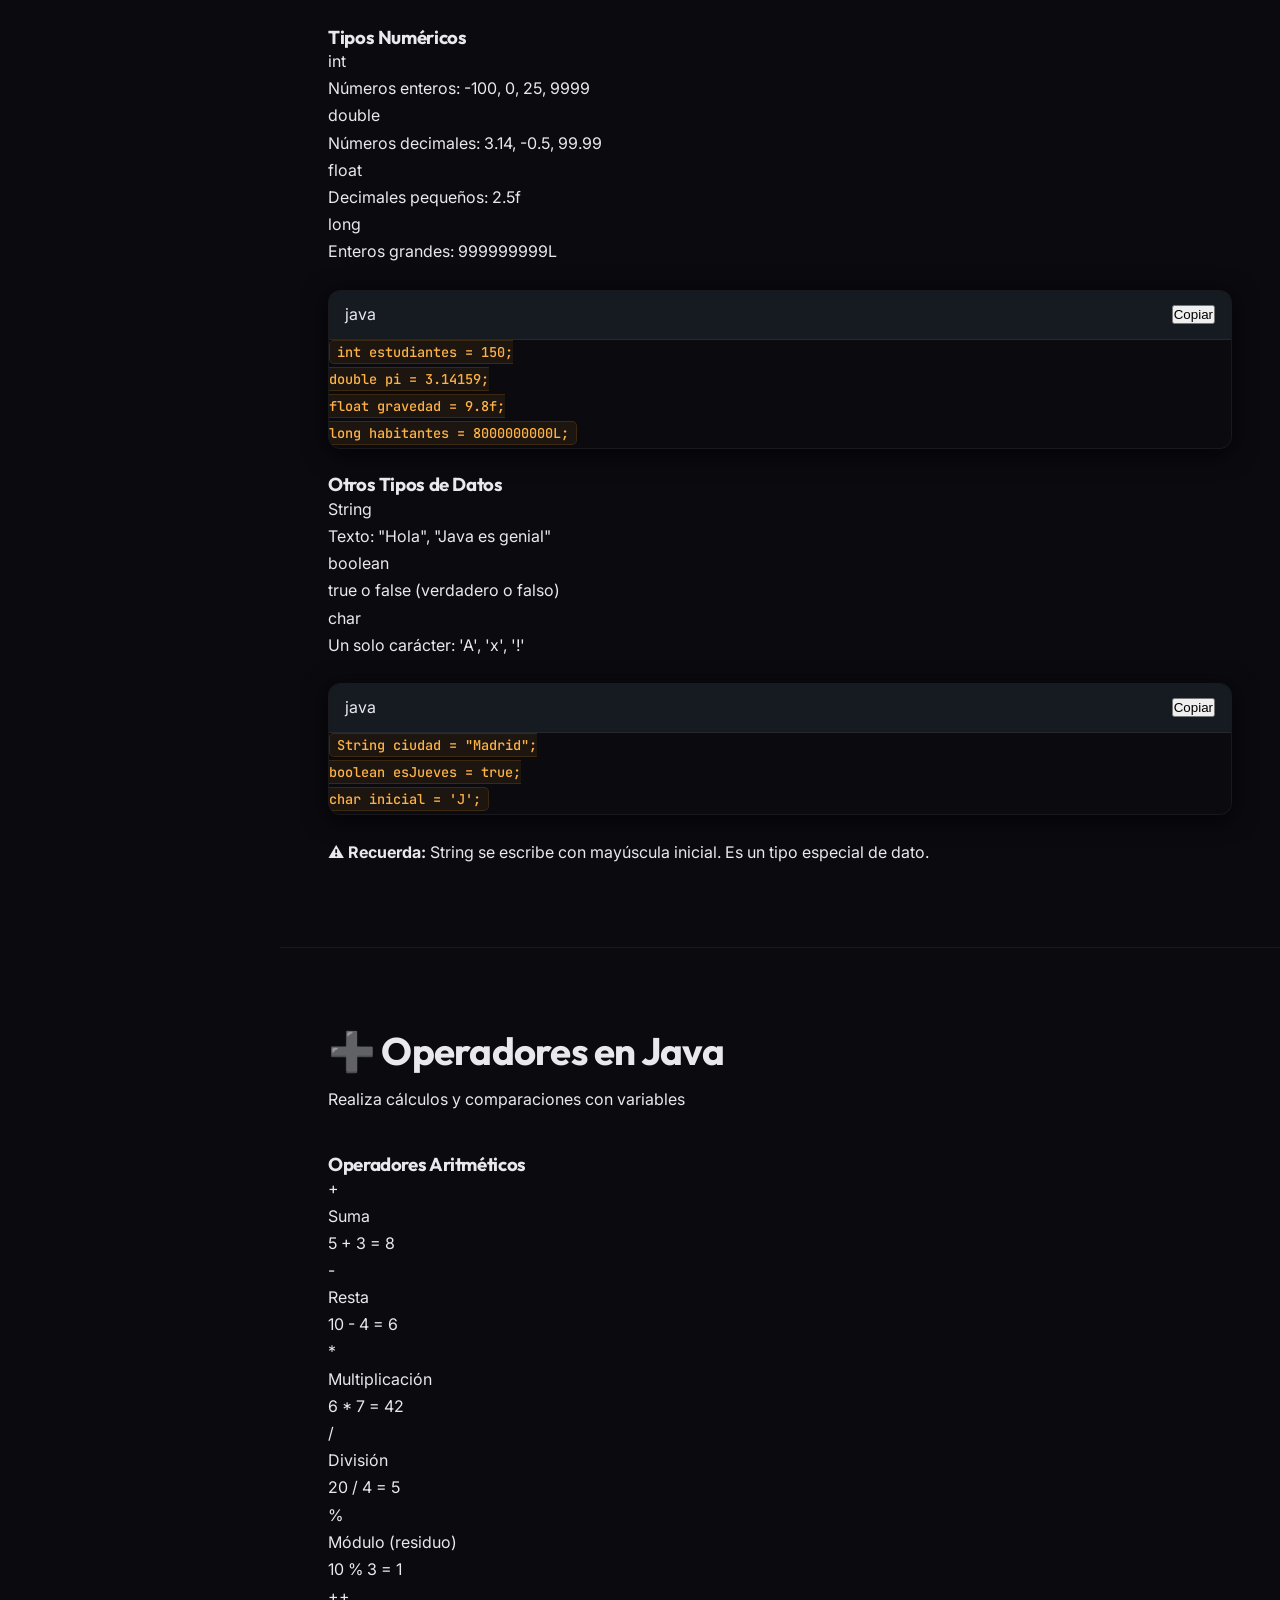
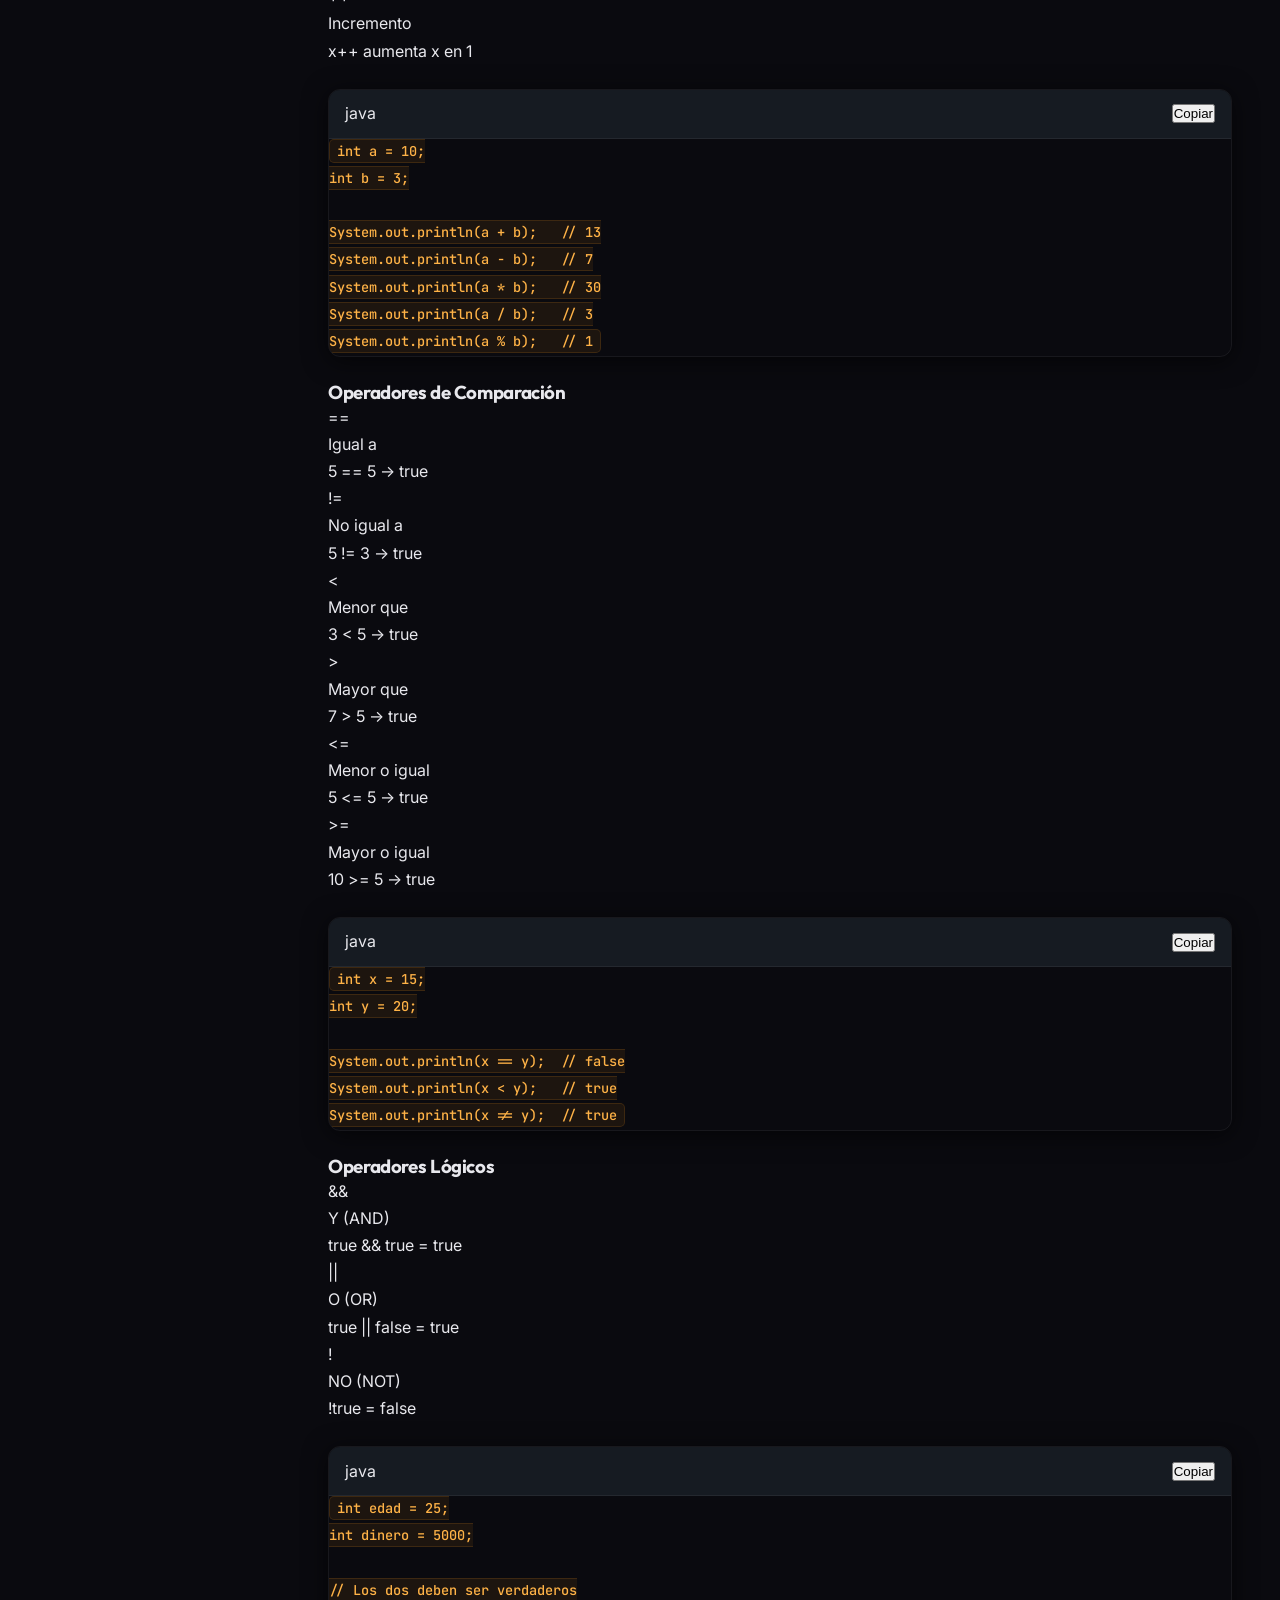
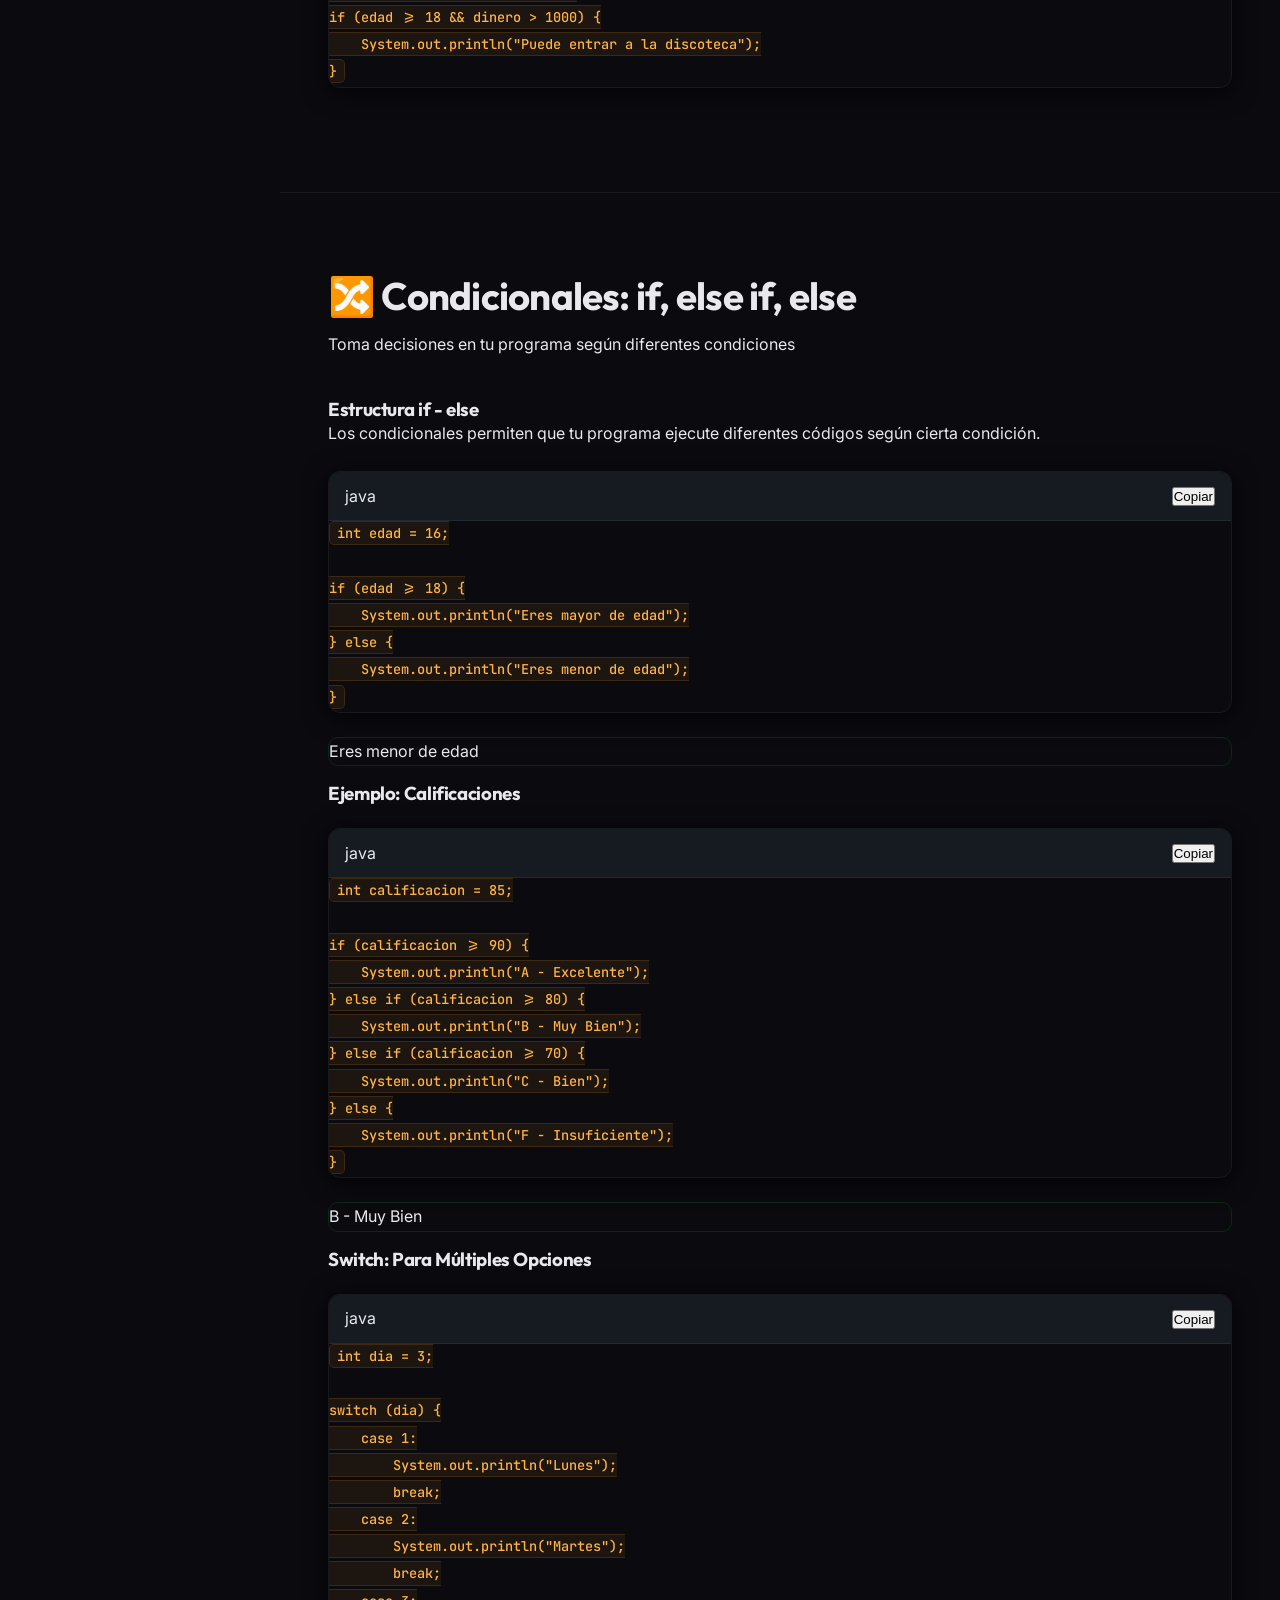
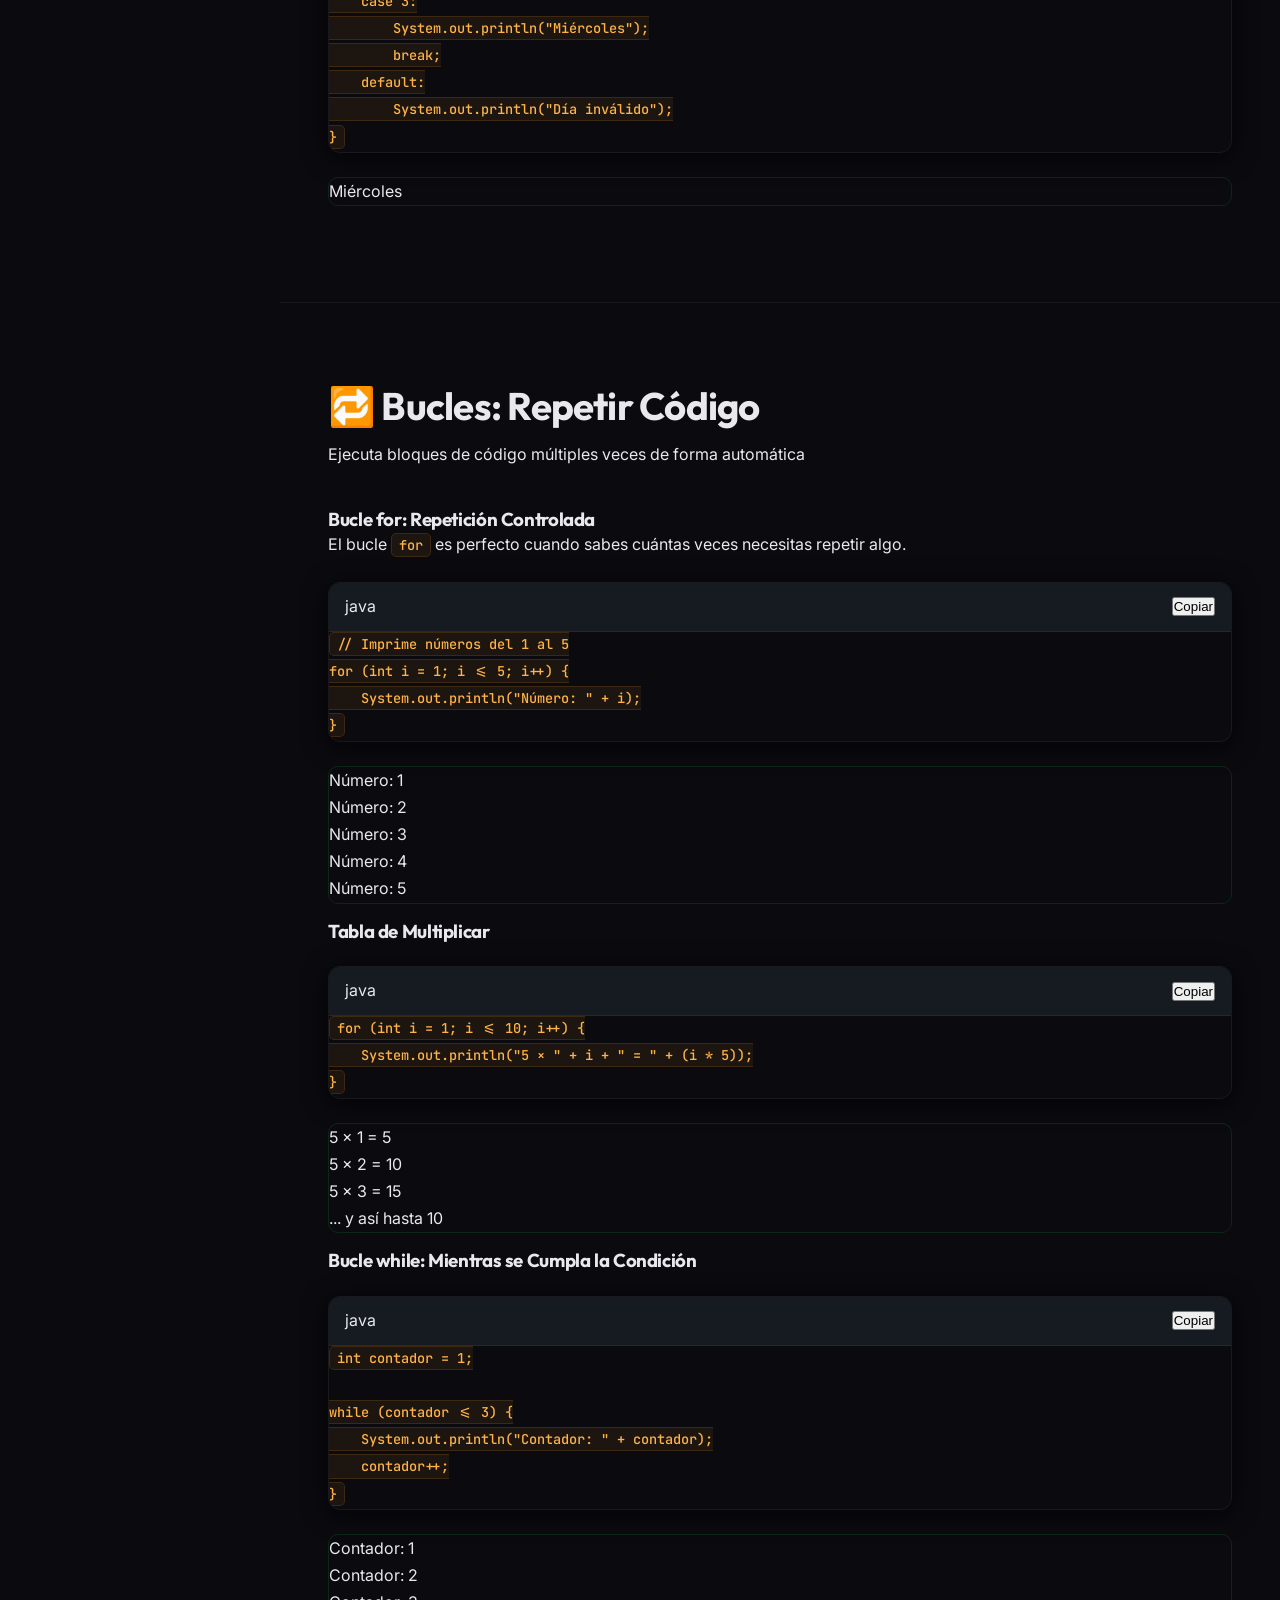
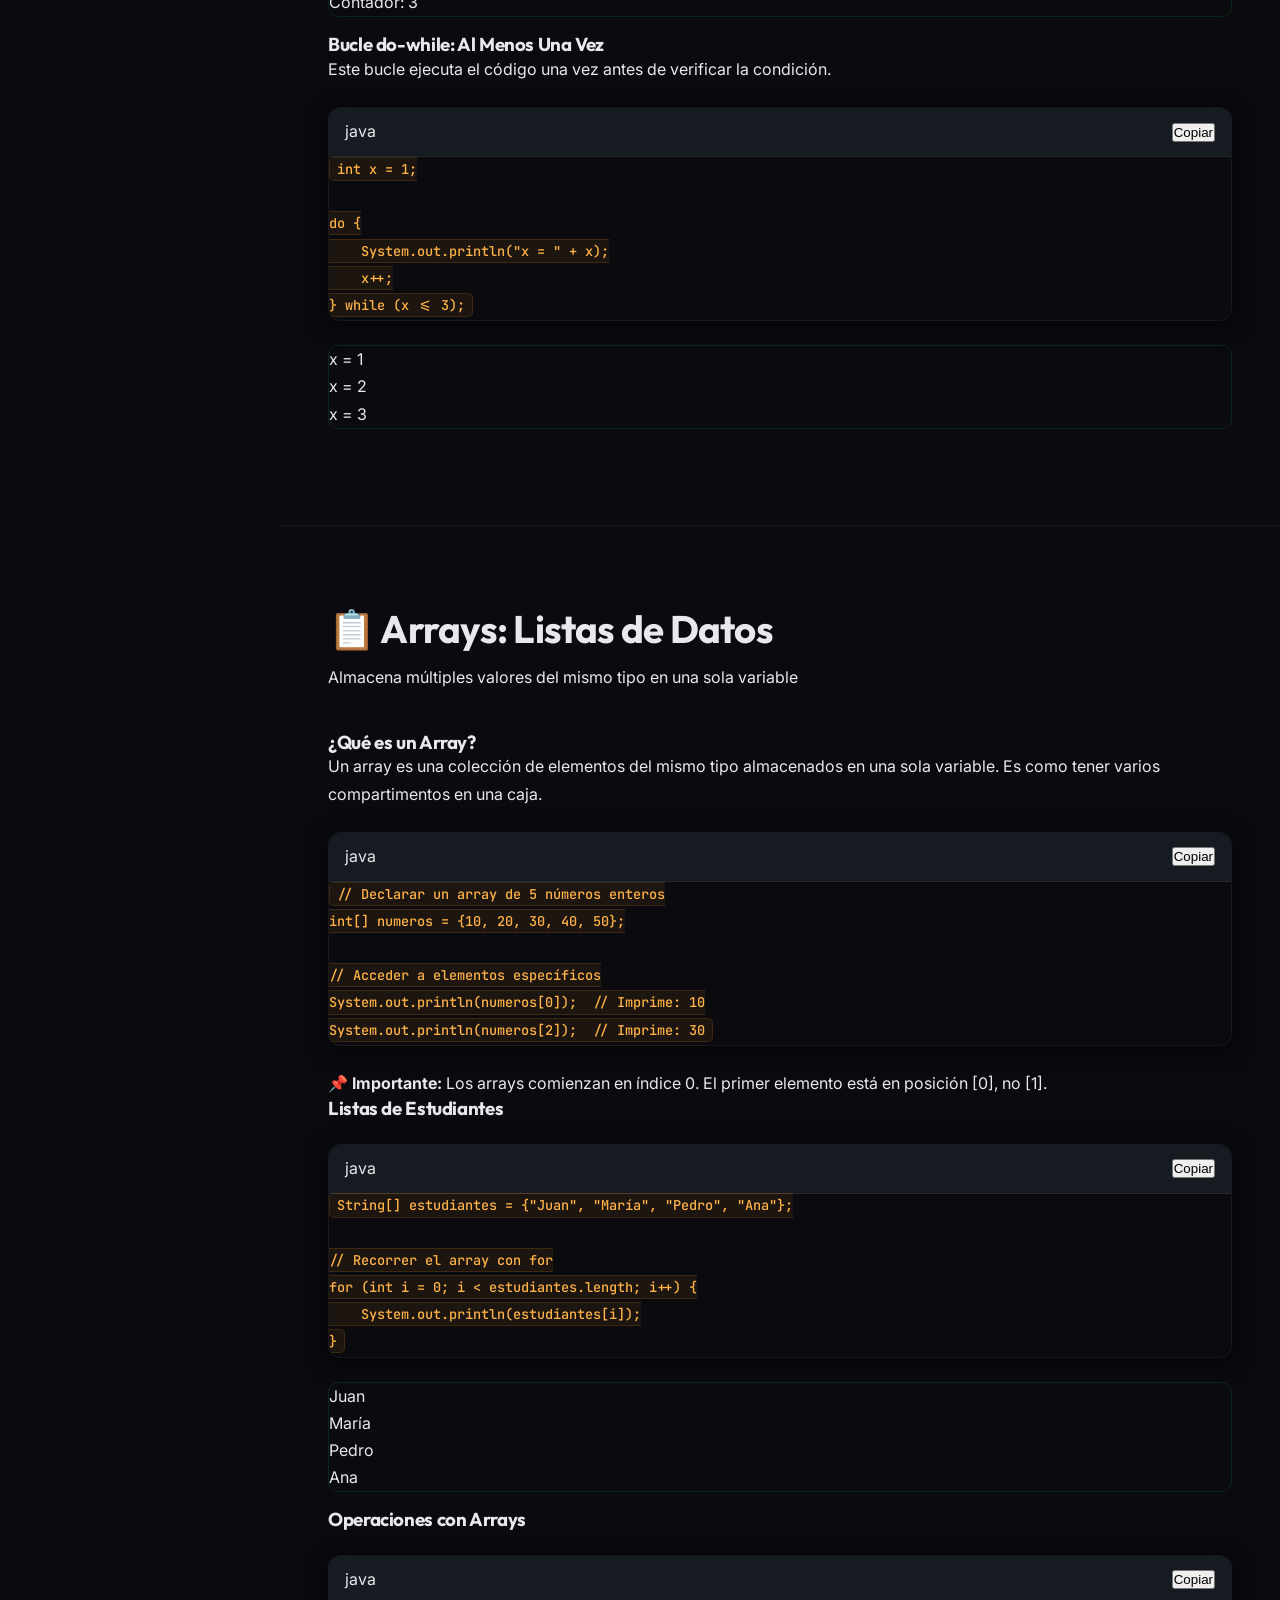
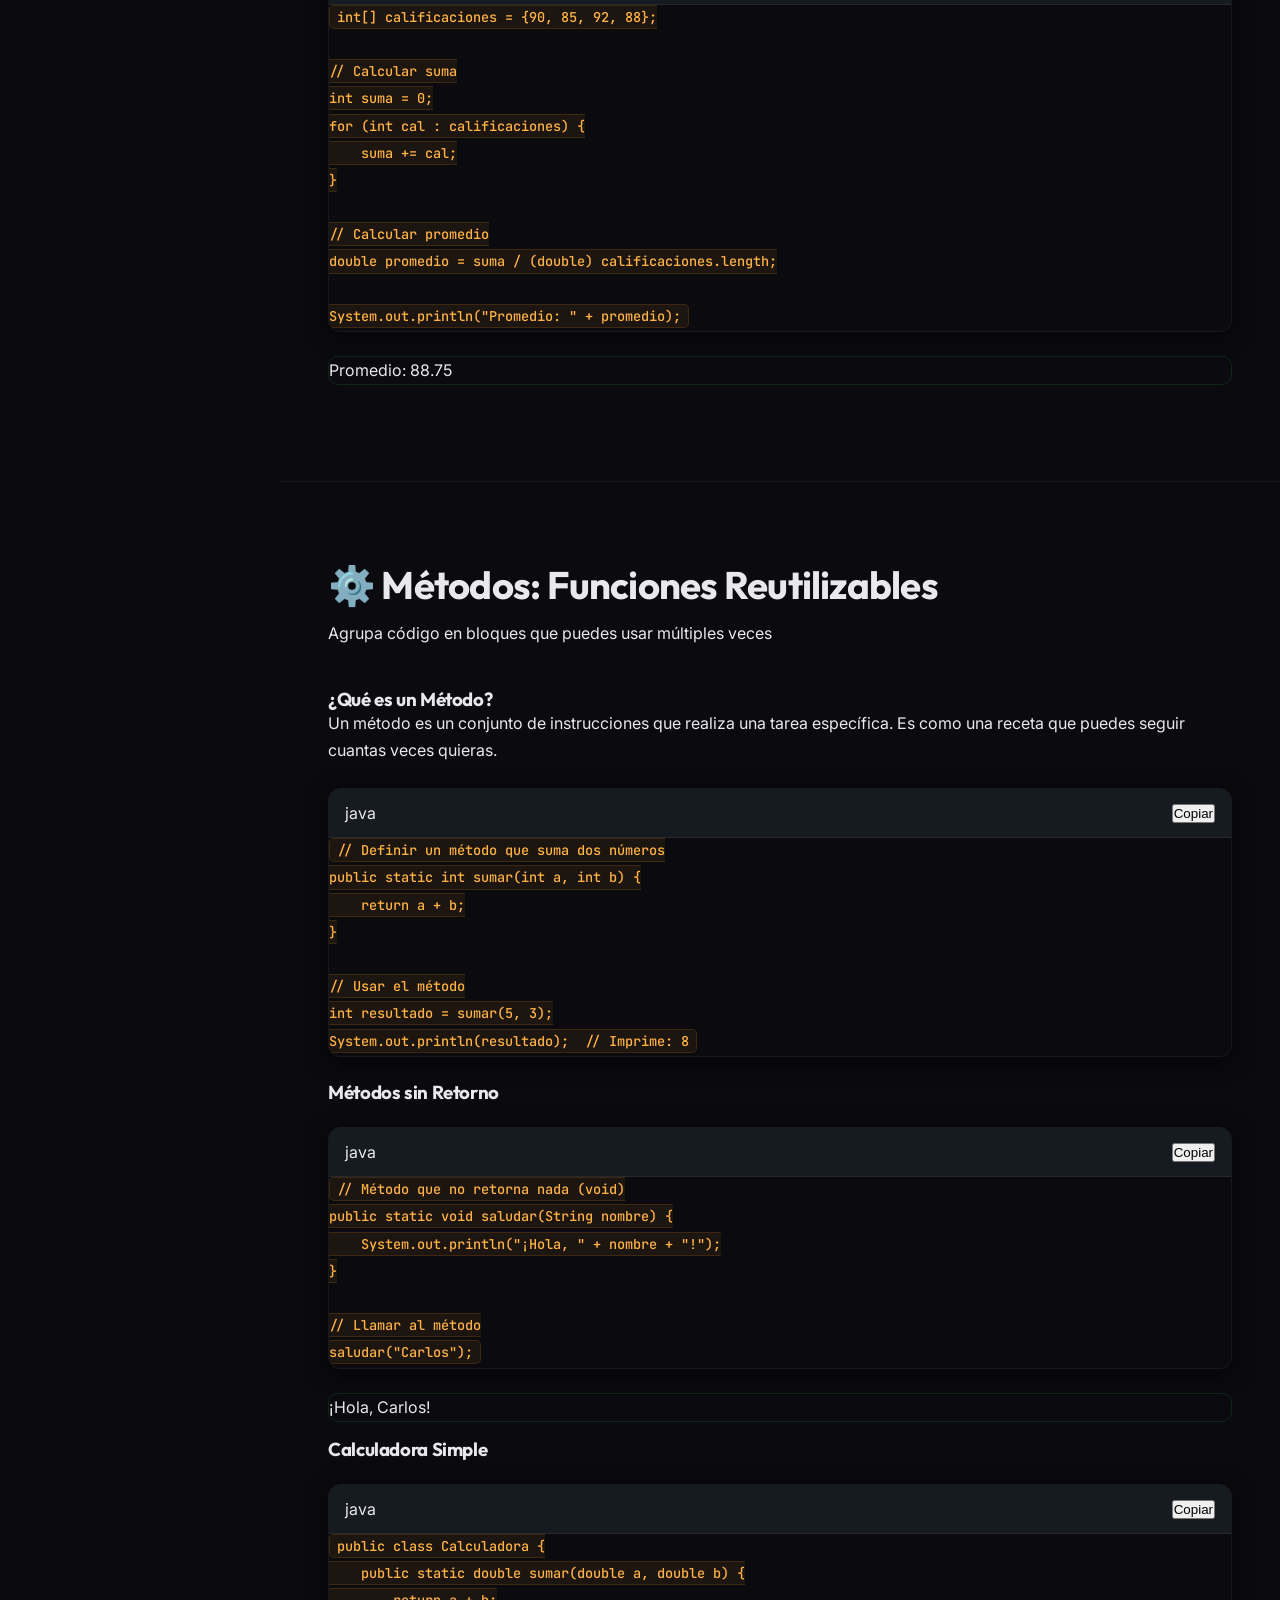
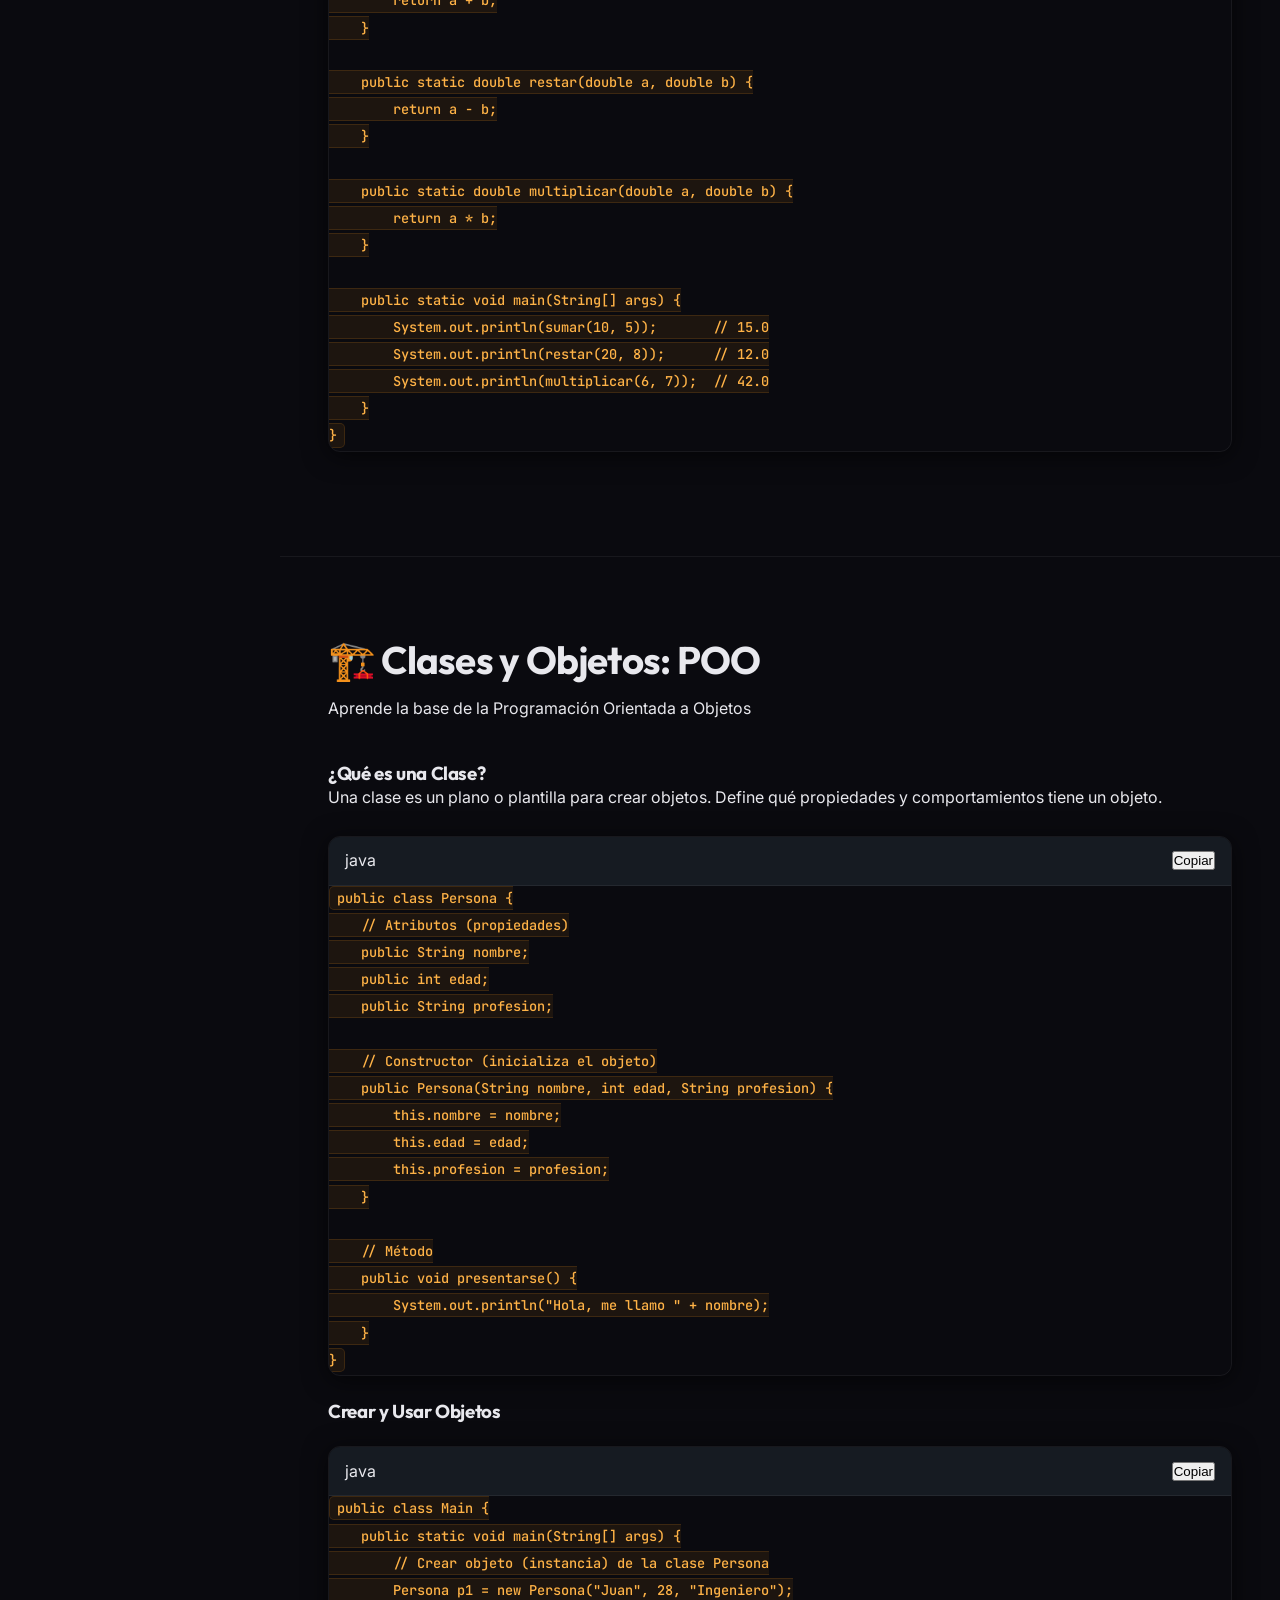
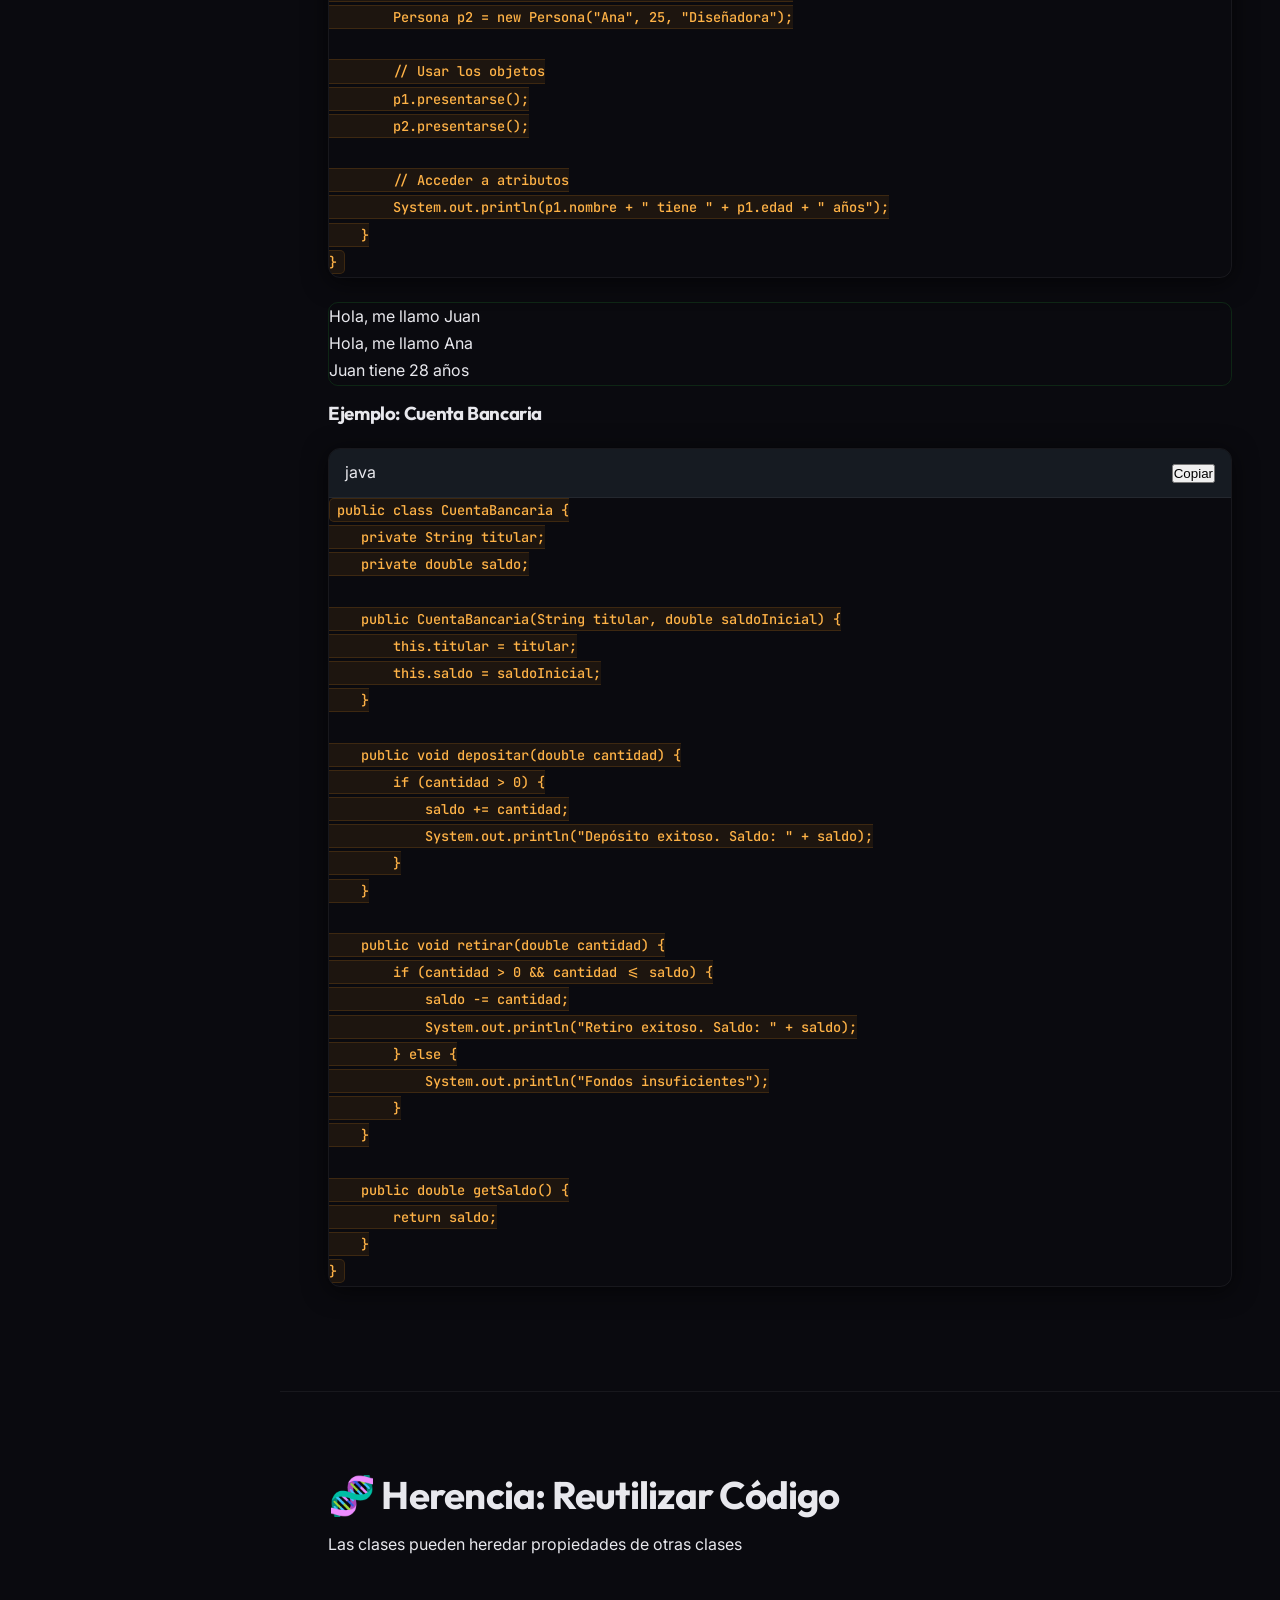
<file: Java/index.html>
<!DOCTYPE html>
<html lang="es">
<head>
  <meta charset="UTF-8">
  <meta name="viewport" content="width=device-width, initial-scale=1.0">
  <meta name="description" content="Guía completa de Java para principiantes - Aprende los conceptos fundamentales con ejemplos claros y elegantes">
  <meta name="keywords" content="Java, Programación, Tutorial, Principiantes">
  <title>Java Learning Guide - Aprende Programación desde Cero</title>
  <link rel="stylesheet" href="styles.css">
</head>
<body>
  <!-- Sidebar Navigation -->
  <aside class="sidebar">
    <div class="sidebar-logo">
      <div class="logo-text">
        <span class="logo-icon">☕</span>
        <span>Java Guide</span>
      </div>
      <div class="logo-subtitle">Para Principiantes</div>
    </div>

    <nav class="sidebar-nav">
      <!-- Foundation Section -->
      <div class="nav-section">
        <div class="nav-section-title">Fundamentos</div>
        <a href="#introduccion" class="nav-link active">
          <span class="nav-icon">📖</span>
          <span>Introducción</span>
          <span class="nav-number">01</span>
        </a>
        <a href="#variables" class="nav-link">
          <span class="nav-icon">📦</span>
          <span>Variables</span>
          <span class="nav-number">02</span>
        </a>
        <a href="#tipos-datos" class="nav-link">
          <span class="nav-icon">🔢</span>
          <span>Tipos de Datos</span>
          <span class="nav-number">03</span>
        </a>
        <a href="#operadores" class="nav-link">
          <span class="nav-icon">➕</span>
          <span>Operadores</span>
          <span class="nav-number">04</span>
        </a>
      </div>

      <!-- Control Flow Section -->
      <div class="nav-section">
        <div class="nav-section-title">Control de Flujo</div>
        <a href="#condicionales" class="nav-link">
          <span class="nav-icon">🔀</span>
          <span>Condicionales</span>
          <span class="nav-number">05</span>
        </a>
        <a href="#bucles" class="nav-link">
          <span class="nav-icon">🔁</span>
          <span>Bucles</span>
          <span class="nav-number">06</span>
        </a>
        <a href="#arrays" class="nav-link">
          <span class="nav-icon">📋</span>
          <span>Arrays</span>
          <span class="nav-number">07</span>
        </a>
      </div>

      <!-- OOP Section -->
      <div class="nav-section">
        <div class="nav-section-title">Programación Orientada a Objetos</div>
        <a href="#metodos" class="nav-link">
          <span class="nav-icon">⚙️</span>
          <span>Métodos</span>
          <span class="nav-number">08</span>
        </a>
        <a href="#clases" class="nav-link">
          <span class="nav-icon">🏗️</span>
          <span>Clases y Objetos</span>
          <span class="nav-number">09</span>
        </a>
        <a href="#herencia" class="nav-link">
          <span class="nav-icon">🧬</span>
          <span>Herencia</span>
          <span class="nav-number">10</span>
        </a>
        <a href="#encapsulamiento" class="nav-link">
          <span class="nav-icon">🔒</span>
          <span>Encapsulamiento</span>
          <span class="nav-number">11</span>
        </a>
      </div>

      <!-- Projects Section -->
      <div class="nav-section">
        <div class="nav-section-title">Proyectos</div>
        <a href="#proyectos" class="nav-link">
          <span class="nav-icon">🚀</span>
          <span>Proyecto Práctico</span>
          <span class="nav-number">12</span>
        </a>
      </div>
    </nav>
  </aside>

  <!-- Main Content -->
  <main class="main-content" id="main">
    <!-- Hero Section -->
    <section class="hero">
      <div class="hero-content">
        <h1 class="hero-title">Aprende Java desde Cero</h1>
        <p class="hero-subtitle">Una guía completa, minimalista y elegante para principiantes en la programación</p>
        <div class="hero-stats">
          <div class="stat-item">
            <div class="stat-number">12</div>
            <div class="stat-label">Temas Principales</div>
          </div>
          <div class="stat-item">
            <div class="stat-number">40+</div>
            <div class="stat-label">Ejemplos de Código</div>
          </div>
          <div class="stat-item">
            <div class="stat-number">1</div>
            <div class="stat-label">Lenguaje Increíble</div>
          </div>
        </div>
        <a href="#introduccion" class="btn btn-primary">Comenzar a Aprender ↓</a>
      </div>
    </section>

    <!-- Introduction Section -->
    <section id="introduccion" class="section">
      <div class="section-header">
        <h2 class="section-title">📖 Introducción a Java</h2>
        <p class="section-description">Conoce qué es Java y por qué es uno de los lenguajes más populares del mundo</p>
      </div>

      <div class="content-wrapper">
        <article class="article-card">
          <h3 class="article-title">¿Qué es Java?</h3>
          <p>Java es un lenguaje de programación versátil, potente y ampliamente utilizado. Fue creado en 1995 por James Gosling en Sun Microsystems con el objetivo de ser un lenguaje seguro, portable y orientado a objetos.</p>

          <div class="feature-grid">
            <div class="feature-item">
              <h4>✅ Multiplataforma</h4>
              <p>Escribe una vez, ejecuta en cualquier lugar. Java funciona en Windows, Mac y Linux.</p>
            </div>
            <div class="feature-item">
              <h4>✅ Orientado a Objetos</h4>
              <p>Permite organizar el código en estructuras claras y reutilizables usando clases y objetos.</p>
            </div>
            <div class="feature-item">
              <h4>✅ Fuerte Seguridad</h4>
              <p>Java gestiona automáticamente la memoria y proporciona protección contra errores comunes.</p>
            </div>
            <div class="feature-item">
              <h4>✅ Comunidad Enorme</h4>
              <p>Millones de desarrolladores, librerías infinitas y soporte constante.</p>
            </div>
          </div>

          <div class="info-box info-info">
            <strong>💡 Curiosidad:</strong> Java es utilizado por el 99% de las empresas Fortune 500 a nivel mundial.
          </div>
        </article>

        <!-- Installation -->
        <article class="article-card">
          <h3 class="article-title">Instalación y Configuración</h3>
          <p>Para comenzar a programar en Java, necesitas instalar el JDK (Java Development Kit).</p>

          <div class="section-steps">
            <div class="step">
              <div class="step-number">1</div>
              <div class="step-content">
                <h4>Descarga el JDK</h4>
                <p>Ve a <strong>oracle.com/java</strong> o descarga OpenJDK desde <strong>adoptopenjdk.net</strong></p>
              </div>
            </div>
            <div class="step">
              <div class="step-number">2</div>
              <div class="step-content">
                <h4>Instala el JDK</h4>
                <p>Sigue el instalador para tu sistema operativo</p>
              </div>
            </div>
            <div class="step">
              <div class="step-number">3</div>
              <div class="step-content">
                <h4>Verifica la Instalación</h4>
                <p>Abre terminal y escribe: <code class="inline-code">java -version</code></p>
              </div>
            </div>
            <div class="step">
              <div class="step-number">4</div>
              <div class="step-content">
                <h4>Escribe tu Primer Programa</h4>
                <p>Crea un archivo y comienza a programar</p>
              </div>
            </div>
          </div>

          <h4 style="margin-top: 2rem;">Primer Programa: Hola Mundo</h4>
          <div class="code-block">
            <div class="code-header">
              <span class="code-language">java</span>
              <button class="code-copy" onclick="copyCode(this)">Copiar</button>
            </div>
            <pre><code><span class="syntax-keyword">public class</span> <span class="syntax-type">HolaMundo</span> {
    <span class="syntax-keyword">public static void</span> <span class="syntax-method">main</span>(<span class="syntax-type">String</span>[] args) {
        <span class="syntax-type">System</span>.out.<span class="syntax-method">println</span>(<span class="syntax-string">"¡Hola Mundo!"</span>);
    }
}</code></pre>
          </div>

          <p style="margin-top: 1rem;">Para ejecutar este programa:</p>
          <ol style="margin-left: 1.5rem; margin-top: 0.5rem;">
            <li>Guarda como <code class="inline-code">HolaMundo.java</code></li>
            <li>En terminal: <code class="inline-code">javac HolaMundo.java</code></li>
            <li>Luego: <code class="inline-code">java HolaMundo</code></li>
          </ol>
        </article>
      </div>
    </section>

    <!-- Variables Section -->
    <section id="variables" class="section">
      <div class="section-header">
        <h2 class="section-title">📦 Variables en Java</h2>
        <p class="section-description">Aprende a almacenar y manipular información en tu programa</p>
      </div>

      <div class="content-wrapper">
        <article class="article-card">
          <h3 class="article-title">¿Qué es una Variable?</h3>
          <p>Una variable es un contenedor que almacena un valor. Es como una caja donde guardamos información para usarla después.</p>

          <div class="code-block">
            <div class="code-header">
              <span class="code-language">java</span>
              <button class="code-copy" onclick="copyCode(this)">Copiar</button>
            </div>
            <pre><code><span class="syntax-keyword">int</span> edad <span class="syntax-operator">=</span> <span class="syntax-number">25</span>;        <span class="syntax-comment">// Variable de tipo entero</span>
<span class="syntax-keyword">double</span> altura <span class="syntax-operator">=</span> <span class="syntax-number">1.75</span>;   <span class="syntax-comment">// Variable de tipo decimal</span>
<span class="syntax-type">String</span> nombre <span class="syntax-operator">=</span> <span class="syntax-string">"Juan"</span>;  <span class="syntax-comment">// Variable de tipo texto</span>
<span class="syntax-keyword">boolean</span> activo <span class="syntax-operator">=</span> <span class="syntax-keyword">true</span>;   <span class="syntax-comment">// Variable de tipo booleano</span></code></pre>
          </div>

          <div class="info-box info-tip">
            <strong>✨ Tips:</strong> 
            <ul style="margin-top: 0.5rem;">
              <li>Los nombres de variables deben empezar con minúscula</li>
              <li>No pueden tener espacios ni caracteres especiales</li>
              <li>Usa nombres descriptivos (edad, no x)</li>
            </ul>
          </div>
        </article>

        <article class="article-card">
          <h3 class="article-title">Ejemplo Práctico: Información Personal</h3>

          <div class="code-block">
            <div class="code-header">
              <span class="code-language">java</span>
              <button class="code-copy" onclick="copyCode(this)">Copiar</button>
            </div>
            <pre><code><span class="syntax-keyword">public class</span> <span class="syntax-type">MiPerfil</span> {
    <span class="syntax-keyword">public static void</span> <span class="syntax-method">main</span>(<span class="syntax-type">String</span>[] args) {
        <span class="syntax-comment">// Declaramos variables</span>
        <span class="syntax-type">String</span> nombre <span class="syntax-operator">=</span> <span class="syntax-string">"Ana"</span>;
        <span class="syntax-keyword">int</span> edad <span class="syntax-operator">=</span> <span class="syntax-number">22</span>;
        <span class="syntax-keyword">double</span> promedio <span class="syntax-operator">=</span> <span class="syntax-number">8.5</span>;
        
        <span class="syntax-comment">// Mostramos la información</span>
        <span class="syntax-type">System</span>.out.<span class="syntax-method">println</span>(<span class="syntax-string">"Nombre: "</span> <span class="syntax-operator">+</span> nombre);
        <span class="syntax-type">System</span>.out.<span class="syntax-method">println</span>(<span class="syntax-string">"Edad: "</span> <span class="syntax-operator">+</span> edad);
        <span class="syntax-type">System</span>.out.<span class="syntax-method">println</span>(<span class="syntax-string">"Promedio: "</span> <span class="syntax-operator">+</span> promedio);
    }
}</code></pre>
          </div>

          <p style="margin-top: 1rem;"><strong>Salida:</strong></p>
          <div class="output-block">
            Nombre: Ana<br>
            Edad: 22<br>
            Promedio: 8.5
          </div>
        </article>
      </div>
    </section>

    <!-- Data Types Section -->
    <section id="tipos-datos" class="section">
      <div class="section-header">
        <h2 class="section-title">🔢 Tipos de Datos Primitivos</h2>
        <p class="section-description">Conoce los diferentes tipos de información que Java puede manejar</p>
      </div>

      <div class="content-wrapper">
        <article class="article-card">
          <h3 class="article-title">Tipos Numéricos</h3>

          <div class="data-type-table">
            <div class="data-row">
              <div class="data-type">int</div>
              <div class="data-desc">Números enteros: -100, 0, 25, 9999</div>
            </div>
            <div class="data-row">
              <div class="data-type">double</div>
              <div class="data-desc">Números decimales: 3.14, -0.5, 99.99</div>
            </div>
            <div class="data-row">
              <div class="data-type">float</div>
              <div class="data-desc">Decimales pequeños: 2.5f</div>
            </div>
            <div class="data-row">
              <div class="data-type">long</div>
              <div class="data-desc">Enteros grandes: 999999999L</div>
            </div>
          </div>

          <div class="code-block" style="margin-top: 1.5rem;">
            <div class="code-header">
              <span class="code-language">java</span>
              <button class="code-copy" onclick="copyCode(this)">Copiar</button>
            </div>
            <pre><code><span class="syntax-keyword">int</span> estudiantes <span class="syntax-operator">=</span> <span class="syntax-number">150</span>;
<span class="syntax-keyword">double</span> pi <span class="syntax-operator">=</span> <span class="syntax-number">3.14159</span>;
<span class="syntax-keyword">float</span> gravedad <span class="syntax-operator">=</span> <span class="syntax-number">9.8f</span>;
<span class="syntax-keyword">long</span> habitantes <span class="syntax-operator">=</span> <span class="syntax-number">8000000000L</span>;</code></pre>
          </div>
        </article>

        <article class="article-card">
          <h3 class="article-title">Otros Tipos de Datos</h3>

          <div class="data-type-table">
            <div class="data-row">
              <div class="data-type">String</div>
              <div class="data-desc">Texto: "Hola", "Java es genial"</div>
            </div>
            <div class="data-row">
              <div class="data-type">boolean</div>
              <div class="data-desc">true o false (verdadero o falso)</div>
            </div>
            <div class="data-row">
              <div class="data-type">char</div>
              <div class="data-desc">Un solo carácter: 'A', 'x', '!'</div>
            </div>
          </div>

          <div class="code-block" style="margin-top: 1.5rem;">
            <div class="code-header">
              <span class="code-language">java</span>
              <button class="code-copy" onclick="copyCode(this)">Copiar</button>
            </div>
            <pre><code><span class="syntax-type">String</span> ciudad <span class="syntax-operator">=</span> <span class="syntax-string">"Madrid"</span>;
<span class="syntax-keyword">boolean</span> esJueves <span class="syntax-operator">=</span> <span class="syntax-keyword">true</span>;
<span class="syntax-keyword">char</span> inicial <span class="syntax-operator">=</span> <span class="syntax-string">'J'</span>;</code></pre>
          </div>

          <div class="info-box info-warning">
            <strong>⚠️ Recuerda:</strong> String se escribe con mayúscula inicial. Es un tipo especial de dato.
          </div>
        </article>
      </div>
    </section>

    <!-- Operators Section -->
    <section id="operadores" class="section">
      <div class="section-header">
        <h2 class="section-title">➕ Operadores en Java</h2>
        <p class="section-description">Realiza cálculos y comparaciones con variables</p>
      </div>

      <div class="content-wrapper">
        <article class="article-card">
          <h3 class="article-title">Operadores Aritméticos</h3>

          <div class="operator-grid">
            <div class="operator-item">
              <div class="operator-symbol">+</div>
              <div class="operator-name">Suma</div>
              <div class="operator-example">5 + 3 = 8</div>
            </div>
            <div class="operator-item">
              <div class="operator-symbol">-</div>
              <div class="operator-name">Resta</div>
              <div class="operator-example">10 - 4 = 6</div>
            </div>
            <div class="operator-item">
              <div class="operator-symbol">*</div>
              <div class="operator-name">Multiplicación</div>
              <div class="operator-example">6 * 7 = 42</div>
            </div>
            <div class="operator-item">
              <div class="operator-symbol">/</div>
              <div class="operator-name">División</div>
              <div class="operator-example">20 / 4 = 5</div>
            </div>
            <div class="operator-item">
              <div class="operator-symbol">%</div>
              <div class="operator-name">Módulo (residuo)</div>
              <div class="operator-example">10 % 3 = 1</div>
            </div>
            <div class="operator-item">
              <div class="operator-symbol">++</div>
              <div class="operator-name">Incremento</div>
              <div class="operator-example">x++ aumenta x en 1</div>
            </div>
          </div>

          <div class="code-block" style="margin-top: 1.5rem;">
            <div class="code-header">
              <span class="code-language">java</span>
              <button class="code-copy" onclick="copyCode(this)">Copiar</button>
            </div>
            <pre><code><span class="syntax-keyword">int</span> a <span class="syntax-operator">=</span> <span class="syntax-number">10</span>;
<span class="syntax-keyword">int</span> b <span class="syntax-operator">=</span> <span class="syntax-number">3</span>;

<span class="syntax-type">System</span>.out.<span class="syntax-method">println</span>(a <span class="syntax-operator">+</span> b);   <span class="syntax-comment">// 13</span>
<span class="syntax-type">System</span>.out.<span class="syntax-method">println</span>(a <span class="syntax-operator">-</span> b);   <span class="syntax-comment">// 7</span>
<span class="syntax-type">System</span>.out.<span class="syntax-method">println</span>(a <span class="syntax-operator">*</span> b);   <span class="syntax-comment">// 30</span>
<span class="syntax-type">System</span>.out.<span class="syntax-method">println</span>(a <span class="syntax-operator">/</span> b);   <span class="syntax-comment">// 3</span>
<span class="syntax-type">System</span>.out.<span class="syntax-method">println</span>(a <span class="syntax-operator">%</span> b);   <span class="syntax-comment">// 1</span></code></pre>
          </div>
        </article>

        <article class="article-card">
          <h3 class="article-title">Operadores de Comparación</h3>

          <div class="operator-grid">
            <div class="operator-item">
              <div class="operator-symbol">==</div>
              <div class="operator-name">Igual a</div>
              <div class="operator-example">5 == 5 → true</div>
            </div>
            <div class="operator-item">
              <div class="operator-symbol">!=</div>
              <div class="operator-name">No igual a</div>
              <div class="operator-example">5 != 3 → true</div>
            </div>
            <div class="operator-item">
              <div class="operator-symbol">&lt;</div>
              <div class="operator-name">Menor que</div>
              <div class="operator-example">3 &lt; 5 → true</div>
            </div>
            <div class="operator-item">
              <div class="operator-symbol">&gt;</div>
              <div class="operator-name">Mayor que</div>
              <div class="operator-example">7 &gt; 5 → true</div>
            </div>
            <div class="operator-item">
              <div class="operator-symbol">&lt;=</div>
              <div class="operator-name">Menor o igual</div>
              <div class="operator-example">5 &lt;= 5 → true</div>
            </div>
            <div class="operator-item">
              <div class="operator-symbol">&gt;=</div>
              <div class="operator-name">Mayor o igual</div>
              <div class="operator-example">10 &gt;= 5 → true</div>
            </div>
          </div>

          <div class="code-block" style="margin-top: 1.5rem;">
            <div class="code-header">
              <span class="code-language">java</span>
              <button class="code-copy" onclick="copyCode(this)">Copiar</button>
            </div>
            <pre><code><span class="syntax-keyword">int</span> x <span class="syntax-operator">=</span> <span class="syntax-number">15</span>;
<span class="syntax-keyword">int</span> y <span class="syntax-operator">=</span> <span class="syntax-number">20</span>;

<span class="syntax-type">System</span>.out.<span class="syntax-method">println</span>(x <span class="syntax-operator">==</span> y);  <span class="syntax-comment">// false</span>
<span class="syntax-type">System</span>.out.<span class="syntax-method">println</span>(x <span class="syntax-operator"><</span> y);   <span class="syntax-comment">// true</span>
<span class="syntax-type">System</span>.out.<span class="syntax-method">println</span>(x <span class="syntax-operator">!=</span> y);  <span class="syntax-comment">// true</span></code></pre>
          </div>
        </article>

        <article class="article-card">
          <h3 class="article-title">Operadores Lógicos</h3>

          <div class="operator-grid">
            <div class="operator-item">
              <div class="operator-symbol">&&</div>
              <div class="operator-name">Y (AND)</div>
              <div class="operator-example">true && true = true</div>
            </div>
            <div class="operator-item">
              <div class="operator-symbol">||</div>
              <div class="operator-name">O (OR)</div>
              <div class="operator-example">true || false = true</div>
            </div>
            <div class="operator-item">
              <div class="operator-symbol">!</div>
              <div class="operator-name">NO (NOT)</div>
              <div class="operator-example">!true = false</div>
            </div>
          </div>

          <div class="code-block" style="margin-top: 1.5rem;">
            <div class="code-header">
              <span class="code-language">java</span>
              <button class="code-copy" onclick="copyCode(this)">Copiar</button>
            </div>
            <pre><code><span class="syntax-keyword">int</span> edad <span class="syntax-operator">=</span> <span class="syntax-number">25</span>;
<span class="syntax-keyword">int</span> dinero <span class="syntax-operator">=</span> <span class="syntax-number">5000</span>;

<span class="syntax-comment">// Los dos deben ser verdaderos</span>
<span class="syntax-keyword">if</span> (edad <span class="syntax-operator">>=</span> <span class="syntax-number">18</span> <span class="syntax-operator">&&</span> dinero <span class="syntax-operator">></span> <span class="syntax-number">1000</span>) {
    <span class="syntax-type">System</span>.out.<span class="syntax-method">println</span>(<span class="syntax-string">"Puede entrar a la discoteca"</span>);
}</code></pre>
          </div>
        </article>
      </div>
    </section>

    <!-- Conditionals Section -->
    <section id="condicionales" class="section">
      <div class="section-header">
        <h2 class="section-title">🔀 Condicionales: if, else if, else</h2>
        <p class="section-description">Toma decisiones en tu programa según diferentes condiciones</p>
      </div>

      <div class="content-wrapper">
        <article class="article-card">
          <h3 class="article-title">Estructura if - else</h3>
          <p>Los condicionales permiten que tu programa ejecute diferentes códigos según cierta condición.</p>

          <div class="code-block">
            <div class="code-header">
              <span class="code-language">java</span>
              <button class="code-copy" onclick="copyCode(this)">Copiar</button>
            </div>
            <pre><code><span class="syntax-keyword">int</span> edad <span class="syntax-operator">=</span> <span class="syntax-number">16</span>;

<span class="syntax-keyword">if</span> (edad <span class="syntax-operator">>=</span> <span class="syntax-number">18</span>) {
    <span class="syntax-type">System</span>.out.<span class="syntax-method">println</span>(<span class="syntax-string">"Eres mayor de edad"</span>);
} <span class="syntax-keyword">else</span> {
    <span class="syntax-type">System</span>.out.<span class="syntax-method">println</span>(<span class="syntax-string">"Eres menor de edad"</span>);
}</code></pre>
          </div>

          <div class="output-block">
            Eres menor de edad
          </div>
        </article>

        <article class="article-card">
          <h3 class="article-title">Ejemplo: Calificaciones</h3>

          <div class="code-block">
            <div class="code-header">
              <span class="code-language">java</span>
              <button class="code-copy" onclick="copyCode(this)">Copiar</button>
            </div>
            <pre><code><span class="syntax-keyword">int</span> calificacion <span class="syntax-operator">=</span> <span class="syntax-number">85</span>;

<span class="syntax-keyword">if</span> (calificacion <span class="syntax-operator">>=</span> <span class="syntax-number">90</span>) {
    <span class="syntax-type">System</span>.out.<span class="syntax-method">println</span>(<span class="syntax-string">"A - Excelente"</span>);
} <span class="syntax-keyword">else if</span> (calificacion <span class="syntax-operator">>=</span> <span class="syntax-number">80</span>) {
    <span class="syntax-type">System</span>.out.<span class="syntax-method">println</span>(<span class="syntax-string">"B - Muy Bien"</span>);
} <span class="syntax-keyword">else if</span> (calificacion <span class="syntax-operator">>=</span> <span class="syntax-number">70</span>) {
    <span class="syntax-type">System</span>.out.<span class="syntax-method">println</span>(<span class="syntax-string">"C - Bien"</span>);
} <span class="syntax-keyword">else</span> {
    <span class="syntax-type">System</span>.out.<span class="syntax-method">println</span>(<span class="syntax-string">"F - Insuficiente"</span>);
}</code></pre>
          </div>

          <div class="output-block">
            B - Muy Bien
          </div>
        </article>

        <article class="article-card">
          <h3 class="article-title">Switch: Para Múltiples Opciones</h3>

          <div class="code-block">
            <div class="code-header">
              <span class="code-language">java</span>
              <button class="code-copy" onclick="copyCode(this)">Copiar</button>
            </div>
            <pre><code><span class="syntax-keyword">int</span> dia <span class="syntax-operator">=</span> <span class="syntax-number">3</span>;

<span class="syntax-keyword">switch</span> (dia) {
    <span class="syntax-keyword">case</span> <span class="syntax-number">1</span>:
        <span class="syntax-type">System</span>.out.<span class="syntax-method">println</span>(<span class="syntax-string">"Lunes"</span>);
        <span class="syntax-keyword">break</span>;
    <span class="syntax-keyword">case</span> <span class="syntax-number">2</span>:
        <span class="syntax-type">System</span>.out.<span class="syntax-method">println</span>(<span class="syntax-string">"Martes"</span>);
        <span class="syntax-keyword">break</span>;
    <span class="syntax-keyword">case</span> <span class="syntax-number">3</span>:
        <span class="syntax-type">System</span>.out.<span class="syntax-method">println</span>(<span class="syntax-string">"Miércoles"</span>);
        <span class="syntax-keyword">break</span>;
    <span class="syntax-keyword">default</span>:
        <span class="syntax-type">System</span>.out.<span class="syntax-method">println</span>(<span class="syntax-string">"Día inválido"</span>);
}</code></pre>
          </div>

          <div class="output-block">
            Miércoles
          </div>
        </article>
      </div>
    </section>

    <!-- Loops Section -->
    <section id="bucles" class="section">
      <div class="section-header">
        <h2 class="section-title">🔁 Bucles: Repetir Código</h2>
        <p class="section-description">Ejecuta bloques de código múltiples veces de forma automática</p>
      </div>

      <div class="content-wrapper">
        <article class="article-card">
          <h3 class="article-title">Bucle for: Repetición Controlada</h3>
          <p>El bucle <code class="inline-code">for</code> es perfecto cuando sabes cuántas veces necesitas repetir algo.</p>

          <div class="code-block">
            <div class="code-header">
              <span class="code-language">java</span>
              <button class="code-copy" onclick="copyCode(this)">Copiar</button>
            </div>
            <pre><code><span class="syntax-comment">// Imprime números del 1 al 5</span>
<span class="syntax-keyword">for</span> (<span class="syntax-keyword">int</span> i <span class="syntax-operator">=</span> <span class="syntax-number">1</span>; i <span class="syntax-operator"><=</span> <span class="syntax-number">5</span>; i<span class="syntax-operator">++</span>) {
    <span class="syntax-type">System</span>.out.<span class="syntax-method">println</span>(<span class="syntax-string">"Número: "</span> <span class="syntax-operator">+</span> i);
}</code></pre>
          </div>

          <div class="output-block">
            Número: 1<br>
            Número: 2<br>
            Número: 3<br>
            Número: 4<br>
            Número: 5
          </div>
        </article>

        <article class="article-card">
          <h3 class="article-title">Tabla de Multiplicar</h3>

          <div class="code-block">
            <div class="code-header">
              <span class="code-language">java</span>
              <button class="code-copy" onclick="copyCode(this)">Copiar</button>
            </div>
            <pre><code><span class="syntax-keyword">for</span> (<span class="syntax-keyword">int</span> i <span class="syntax-operator">=</span> <span class="syntax-number">1</span>; i <span class="syntax-operator"><=</span> <span class="syntax-number">10</span>; i<span class="syntax-operator">++</span>) {
    <span class="syntax-type">System</span>.out.<span class="syntax-method">println</span>(<span class="syntax-string">"5 × "</span> <span class="syntax-operator">+</span> i <span class="syntax-operator">+</span> <span class="syntax-string">" = "</span> <span class="syntax-operator">+</span> (i <span class="syntax-operator">*</span> <span class="syntax-number">5</span>));
}</code></pre>
          </div>

          <div class="output-block">
            5 × 1 = 5<br>
            5 × 2 = 10<br>
            5 × 3 = 15<br>
            ... y así hasta 10
          </div>
        </article>

        <article class="article-card">
          <h3 class="article-title">Bucle while: Mientras se Cumpla la Condición</h3>

          <div class="code-block">
            <div class="code-header">
              <span class="code-language">java</span>
              <button class="code-copy" onclick="copyCode(this)">Copiar</button>
            </div>
            <pre><code><span class="syntax-keyword">int</span> contador <span class="syntax-operator">=</span> <span class="syntax-number">1</span>;

<span class="syntax-keyword">while</span> (contador <span class="syntax-operator"><=</span> <span class="syntax-number">3</span>) {
    <span class="syntax-type">System</span>.out.<span class="syntax-method">println</span>(<span class="syntax-string">"Contador: "</span> <span class="syntax-operator">+</span> contador);
    contador<span class="syntax-operator">++</span>;
}</code></pre>
          </div>

          <div class="output-block">
            Contador: 1<br>
            Contador: 2<br>
            Contador: 3
          </div>
        </article>

        <article class="article-card">
          <h3 class="article-title">Bucle do-while: Al Menos Una Vez</h3>
          <p>Este bucle ejecuta el código una vez antes de verificar la condición.</p>

          <div class="code-block">
            <div class="code-header">
              <span class="code-language">java</span>
              <button class="code-copy" onclick="copyCode(this)">Copiar</button>
            </div>
            <pre><code><span class="syntax-keyword">int</span> x <span class="syntax-operator">=</span> <span class="syntax-number">1</span>;

<span class="syntax-keyword">do</span> {
    <span class="syntax-type">System</span>.out.<span class="syntax-method">println</span>(<span class="syntax-string">"x = "</span> <span class="syntax-operator">+</span> x);
    x<span class="syntax-operator">++</span>;
} <span class="syntax-keyword">while</span> (x <span class="syntax-operator"><=</span> <span class="syntax-number">3</span>);</code></pre>
          </div>

          <div class="output-block">
            x = 1<br>
            x = 2<br>
            x = 3
          </div>
        </article>
      </div>
    </section>

    <!-- Arrays Section -->
    <section id="arrays" class="section">
      <div class="section-header">
        <h2 class="section-title">📋 Arrays: Listas de Datos</h2>
        <p class="section-description">Almacena múltiples valores del mismo tipo en una sola variable</p>
      </div>

      <div class="content-wrapper">
        <article class="article-card">
          <h3 class="article-title">¿Qué es un Array?</h3>
          <p>Un array es una colección de elementos del mismo tipo almacenados en una sola variable. Es como tener varios compartimentos en una caja.</p>

          <div class="code-block">
            <div class="code-header">
              <span class="code-language">java</span>
              <button class="code-copy" onclick="copyCode(this)">Copiar</button>
            </div>
            <pre><code><span class="syntax-comment">// Declarar un array de 5 números enteros</span>
<span class="syntax-keyword">int</span>[] numeros <span class="syntax-operator">=</span> {<span class="syntax-number">10</span>, <span class="syntax-number">20</span>, <span class="syntax-number">30</span>, <span class="syntax-number">40</span>, <span class="syntax-number">50</span>};

<span class="syntax-comment">// Acceder a elementos específicos</span>
<span class="syntax-type">System</span>.out.<span class="syntax-method">println</span>(numeros[<span class="syntax-number">0</span>]);  <span class="syntax-comment">// Imprime: 10</span>
<span class="syntax-type">System</span>.out.<span class="syntax-method">println</span>(numeros[<span class="syntax-number">2</span>]);  <span class="syntax-comment">// Imprime: 30</span></code></pre>
          </div>

          <div class="info-box info-tip">
            <strong>📌 Importante:</strong> Los arrays comienzan en índice 0. El primer elemento está en posición [0], no [1].
          </div>
        </article>

        <article class="article-card">
          <h3 class="article-title">Listas de Estudiantes</h3>

          <div class="code-block">
            <div class="code-header">
              <span class="code-language">java</span>
              <button class="code-copy" onclick="copyCode(this)">Copiar</button>
            </div>
            <pre><code><span class="syntax-type">String</span>[] estudiantes <span class="syntax-operator">=</span> {<span class="syntax-string">"Juan"</span>, <span class="syntax-string">"María"</span>, <span class="syntax-string">"Pedro"</span>, <span class="syntax-string">"Ana"</span>};

<span class="syntax-comment">// Recorrer el array con for</span>
<span class="syntax-keyword">for</span> (<span class="syntax-keyword">int</span> i <span class="syntax-operator">=</span> <span class="syntax-number">0</span>; i <span class="syntax-operator"><</span> estudiantes.<span class="syntax-keyword">length</span>; i<span class="syntax-operator">++</span>) {
    <span class="syntax-type">System</span>.out.<span class="syntax-method">println</span>(estudiantes[i]);
}</code></pre>
          </div>

          <div class="output-block">
            Juan<br>
            María<br>
            Pedro<br>
            Ana
          </div>
        </article>

        <article class="article-card">
          <h3 class="article-title">Operaciones con Arrays</h3>

          <div class="code-block">
            <div class="code-header">
              <span class="code-language">java</span>
              <button class="code-copy" onclick="copyCode(this)">Copiar</button>
            </div>
            <pre><code><span class="syntax-keyword">int</span>[] calificaciones <span class="syntax-operator">=</span> {<span class="syntax-number">90</span>, <span class="syntax-number">85</span>, <span class="syntax-number">92</span>, <span class="syntax-number">88</span>};

<span class="syntax-comment">// Calcular suma</span>
<span class="syntax-keyword">int</span> suma <span class="syntax-operator">=</span> <span class="syntax-number">0</span>;
<span class="syntax-keyword">for</span> (<span class="syntax-keyword">int</span> cal : calificaciones) {
    suma <span class="syntax-operator">+=</span> cal;
}

<span class="syntax-comment">// Calcular promedio</span>
<span class="syntax-keyword">double</span> promedio <span class="syntax-operator">=</span> suma <span class="syntax-operator">/</span> (<span class="syntax-keyword">double</span>) calificaciones.<span class="syntax-keyword">length</span>;

<span class="syntax-type">System</span>.out.<span class="syntax-method">println</span>(<span class="syntax-string">"Promedio: "</span> <span class="syntax-operator">+</span> promedio);</code></pre>
          </div>

          <div class="output-block">
            Promedio: 88.75
          </div>
        </article>
      </div>
    </section>

    <!-- Methods Section -->
    <section id="metodos" class="section">
      <div class="section-header">
        <h2 class="section-title">⚙️ Métodos: Funciones Reutilizables</h2>
        <p class="section-description">Agrupa código en bloques que puedes usar múltiples veces</p>
      </div>

      <div class="content-wrapper">
        <article class="article-card">
          <h3 class="article-title">¿Qué es un Método?</h3>
          <p>Un método es un conjunto de instrucciones que realiza una tarea específica. Es como una receta que puedes seguir cuantas veces quieras.</p>

          <div class="code-block">
            <div class="code-header">
              <span class="code-language">java</span>
              <button class="code-copy" onclick="copyCode(this)">Copiar</button>
            </div>
            <pre><code><span class="syntax-comment">// Definir un método que suma dos números</span>
<span class="syntax-keyword">public static int</span> <span class="syntax-method">sumar</span>(<span class="syntax-keyword">int</span> a, <span class="syntax-keyword">int</span> b) {
    <span class="syntax-keyword">return</span> a <span class="syntax-operator">+</span> b;
}

<span class="syntax-comment">// Usar el método</span>
<span class="syntax-keyword">int</span> resultado <span class="syntax-operator">=</span> <span class="syntax-method">sumar</span>(<span class="syntax-number">5</span>, <span class="syntax-number">3</span>);
<span class="syntax-type">System</span>.out.<span class="syntax-method">println</span>(resultado);  <span class="syntax-comment">// Imprime: 8</span></code></pre>
          </div>
        </article>

        <article class="article-card">
          <h3 class="article-title">Métodos sin Retorno</h3>

          <div class="code-block">
            <div class="code-header">
              <span class="code-language">java</span>
              <button class="code-copy" onclick="copyCode(this)">Copiar</button>
            </div>
            <pre><code><span class="syntax-comment">// Método que no retorna nada (void)</span>
<span class="syntax-keyword">public static void</span> <span class="syntax-method">saludar</span>(<span class="syntax-type">String</span> nombre) {
    <span class="syntax-type">System</span>.out.<span class="syntax-method">println</span>(<span class="syntax-string">"¡Hola, "</span> <span class="syntax-operator">+</span> nombre <span class="syntax-operator">+</span> <span class="syntax-string">"!"</span>);
}

<span class="syntax-comment">// Llamar al método</span>
<span class="syntax-method">saludar</span>(<span class="syntax-string">"Carlos"</span>);</code></pre>
          </div>

          <div class="output-block">
            ¡Hola, Carlos!
          </div>
        </article>

        <article class="article-card">
          <h3 class="article-title">Calculadora Simple</h3>

          <div class="code-block">
            <div class="code-header">
              <span class="code-language">java</span>
              <button class="code-copy" onclick="copyCode(this)">Copiar</button>
            </div>
            <pre><code><span class="syntax-keyword">public class</span> <span class="syntax-type">Calculadora</span> {
    <span class="syntax-keyword">public static double</span> <span class="syntax-method">sumar</span>(<span class="syntax-keyword">double</span> a, <span class="syntax-keyword">double</span> b) {
        <span class="syntax-keyword">return</span> a <span class="syntax-operator">+</span> b;
    }

    <span class="syntax-keyword">public static double</span> <span class="syntax-method">restar</span>(<span class="syntax-keyword">double</span> a, <span class="syntax-keyword">double</span> b) {
        <span class="syntax-keyword">return</span> a <span class="syntax-operator">-</span> b;
    }

    <span class="syntax-keyword">public static double</span> <span class="syntax-method">multiplicar</span>(<span class="syntax-keyword">double</span> a, <span class="syntax-keyword">double</span> b) {
        <span class="syntax-keyword">return</span> a <span class="syntax-operator">*</span> b;
    }

    <span class="syntax-keyword">public static void</span> <span class="syntax-method">main</span>(<span class="syntax-type">String</span>[] args) {
        <span class="syntax-type">System</span>.out.<span class="syntax-method">println</span>(<span class="syntax-method">sumar</span>(<span class="syntax-number">10</span>, <span class="syntax-number">5</span>));       <span class="syntax-comment">// 15.0</span>
        <span class="syntax-type">System</span>.out.<span class="syntax-method">println</span>(<span class="syntax-method">restar</span>(<span class="syntax-number">20</span>, <span class="syntax-number">8</span>));      <span class="syntax-comment">// 12.0</span>
        <span class="syntax-type">System</span>.out.<span class="syntax-method">println</span>(<span class="syntax-method">multiplicar</span>(<span class="syntax-number">6</span>, <span class="syntax-number">7</span>));  <span class="syntax-comment">// 42.0</span>
    }
}</code></pre>
          </div>
        </article>
      </div>
    </section>

    <!-- Classes Section -->
    <section id="clases" class="section">
      <div class="section-header">
        <h2 class="section-title">🏗️ Clases y Objetos: POO</h2>
        <p class="section-description">Aprende la base de la Programación Orientada a Objetos</p>
      </div>

      <div class="content-wrapper">
        <article class="article-card">
          <h3 class="article-title">¿Qué es una Clase?</h3>
          <p>Una clase es un plano o plantilla para crear objetos. Define qué propiedades y comportamientos tiene un objeto.</p>

          <div class="code-block">
            <div class="code-header">
              <span class="code-language">java</span>
              <button class="code-copy" onclick="copyCode(this)">Copiar</button>
            </div>
            <pre><code><span class="syntax-keyword">public class</span> <span class="syntax-type">Persona</span> {
    <span class="syntax-comment">// Atributos (propiedades)</span>
    <span class="syntax-keyword">public</span> <span class="syntax-type">String</span> nombre;
    <span class="syntax-keyword">public</span> <span class="syntax-keyword">int</span> edad;
    <span class="syntax-keyword">public</span> <span class="syntax-type">String</span> profesion;

    <span class="syntax-comment">// Constructor (inicializa el objeto)</span>
    <span class="syntax-keyword">public</span> <span class="syntax-method">Persona</span>(<span class="syntax-type">String</span> nombre, <span class="syntax-keyword">int</span> edad, <span class="syntax-type">String</span> profesion) {
        <span class="syntax-keyword">this</span>.nombre <span class="syntax-operator">=</span> nombre;
        <span class="syntax-keyword">this</span>.edad <span class="syntax-operator">=</span> edad;
        <span class="syntax-keyword">this</span>.profesion <span class="syntax-operator">=</span> profesion;
    }

    <span class="syntax-comment">// Método</span>
    <span class="syntax-keyword">public void</span> <span class="syntax-method">presentarse</span>() {
        <span class="syntax-type">System</span>.out.<span class="syntax-method">println</span>(<span class="syntax-string">"Hola, me llamo "</span> <span class="syntax-operator">+</span> nombre);
    }
}</code></pre>
          </div>
        </article>

        <article class="article-card">
          <h3 class="article-title">Crear y Usar Objetos</h3>

          <div class="code-block">
            <div class="code-header">
              <span class="code-language">java</span>
              <button class="code-copy" onclick="copyCode(this)">Copiar</button>
            </div>
            <pre><code><span class="syntax-keyword">public class</span> <span class="syntax-type">Main</span> {
    <span class="syntax-keyword">public static void</span> <span class="syntax-method">main</span>(<span class="syntax-type">String</span>[] args) {
        <span class="syntax-comment">// Crear objeto (instancia) de la clase Persona</span>
        <span class="syntax-type">Persona</span> p1 <span class="syntax-operator">=</span> <span class="syntax-keyword">new</span> <span class="syntax-type">Persona</span>(<span class="syntax-string">"Juan"</span>, <span class="syntax-number">28</span>, <span class="syntax-string">"Ingeniero"</span>);
        <span class="syntax-type">Persona</span> p2 <span class="syntax-operator">=</span> <span class="syntax-keyword">new</span> <span class="syntax-type">Persona</span>(<span class="syntax-string">"Ana"</span>, <span class="syntax-number">25</span>, <span class="syntax-string">"Diseñadora"</span>);

        <span class="syntax-comment">// Usar los objetos</span>
        p1.<span class="syntax-method">presentarse</span>();
        p2.<span class="syntax-method">presentarse</span>();

        <span class="syntax-comment">// Acceder a atributos</span>
        <span class="syntax-type">System</span>.out.<span class="syntax-method">println</span>(p1.nombre <span class="syntax-operator">+</span> <span class="syntax-string">" tiene "</span> <span class="syntax-operator">+</span> p1.edad <span class="syntax-operator">+</span> <span class="syntax-string">" años"</span>);
    }
}</code></pre>
          </div>

          <div class="output-block">
            Hola, me llamo Juan<br>
            Hola, me llamo Ana<br>
            Juan tiene 28 años
          </div>
        </article>

        <article class="article-card">
          <h3 class="article-title">Ejemplo: Cuenta Bancaria</h3>

          <div class="code-block">
            <div class="code-header">
              <span class="code-language">java</span>
              <button class="code-copy" onclick="copyCode(this)">Copiar</button>
            </div>
            <pre><code><span class="syntax-keyword">public class</span> <span class="syntax-type">CuentaBancaria</span> {
    <span class="syntax-keyword">private</span> <span class="syntax-type">String</span> titular;
    <span class="syntax-keyword">private</span> <span class="syntax-keyword">double</span> saldo;

    <span class="syntax-keyword">public</span> <span class="syntax-method">CuentaBancaria</span>(<span class="syntax-type">String</span> titular, <span class="syntax-keyword">double</span> saldoInicial) {
        <span class="syntax-keyword">this</span>.titular <span class="syntax-operator">=</span> titular;
        <span class="syntax-keyword">this</span>.saldo <span class="syntax-operator">=</span> saldoInicial;
    }

    <span class="syntax-keyword">public void</span> <span class="syntax-method">depositar</span>(<span class="syntax-keyword">double</span> cantidad) {
        <span class="syntax-keyword">if</span> (cantidad <span class="syntax-operator">></span> <span class="syntax-number">0</span>) {
            saldo <span class="syntax-operator">+=</span> cantidad;
            <span class="syntax-type">System</span>.out.<span class="syntax-method">println</span>(<span class="syntax-string">"Depósito exitoso. Saldo: "</span> <span class="syntax-operator">+</span> saldo);
        }
    }

    <span class="syntax-keyword">public void</span> <span class="syntax-method">retirar</span>(<span class="syntax-keyword">double</span> cantidad) {
        <span class="syntax-keyword">if</span> (cantidad <span class="syntax-operator">></span> <span class="syntax-number">0</span> <span class="syntax-operator">&&</span> cantidad <span class="syntax-operator"><=</span> saldo) {
            saldo <span class="syntax-operator">-=</span> cantidad;
            <span class="syntax-type">System</span>.out.<span class="syntax-method">println</span>(<span class="syntax-string">"Retiro exitoso. Saldo: "</span> <span class="syntax-operator">+</span> saldo);
        } <span class="syntax-keyword">else</span> {
            <span class="syntax-type">System</span>.out.<span class="syntax-method">println</span>(<span class="syntax-string">"Fondos insuficientes"</span>);
        }
    }

    <span class="syntax-keyword">public double</span> <span class="syntax-method">getSaldo</span>() {
        <span class="syntax-keyword">return</span> saldo;
    }
}</code></pre>
          </div>
        </article>
      </div>
    </section>

    <!-- Inheritance Section -->
    <section id="herencia" class="section">
      <div class="section-header">
        <h2 class="section-title">🧬 Herencia: Reutilizar Código</h2>
        <p class="section-description">Las clases pueden heredar propiedades de otras clases</p>
      </div>

      <div class="content-wrapper">
        <article class="article-card">
          <h3 class="article-title">¿Qué es la Herencia?</h3>
          <p>La herencia permite que una clase hija reutilice las propiedades y métodos de una clase padre. Es una forma de crear jerarquías de clases.</p>

          <div class="code-block">
            <div class="code-header">
              <span class="code-language">java</span>
              <button class="code-copy" onclick="copyCode(this)">Copiar</button>
            </div>
            <pre><code><span class="syntax-comment">// Clase padre (superclase)</span>
<span class="syntax-keyword">public class</span> <span class="syntax-type">Animal</span> {
    <span class="syntax-keyword">protected</span> <span class="syntax-type">String</span> nombre;

    <span class="syntax-keyword">public void</span> <span class="syntax-method">dormir</span>() {
        <span class="syntax-type">System</span>.out.<span class="syntax-method">println</span>(nombre <span class="syntax-operator">+</span> <span class="syntax-string">" está durmiendo"</span>);
    }
}

<span class="syntax-comment">// Clase hija (subclase)</span>
<span class="syntax-keyword">public class</span> <span class="syntax-type">Perro</span> <span class="syntax-keyword">extends</span> <span class="syntax-type">Animal</span> {
    <span class="syntax-keyword">public void</span> <span class="syntax-method">ladrar</span>() {
        <span class="syntax-type">System</span>.out.<span class="syntax-method">println</span>(nombre <span class="syntax-operator">+</span> <span class="syntax-string">" ladra: ¡Guau!"</span>);
    }
}</code></pre>
          </div>
        </article>

        <article class="article-card">
          <h3 class="article-title">Usando la Herencia</h3>

          <div class="code-block">
            <div class="code-header">
              <span class="code-language">java</span>
              <button class="code-copy" onclick="copyCode(this)">Copiar</button>
            </div>
            <pre><code><span class="syntax-keyword">public class</span> <span class="syntax-type">Main</span> {
    <span class="syntax-keyword">public static void</span> <span class="syntax-method">main</span>(<span class="syntax-type">String</span>[] args) {
        <span class="syntax-type">Perro</span> miPerro <span class="syntax-operator">=</span> <span class="syntax-keyword">new</span> <span class="syntax-type">Perro</span>();
        miPerro.nombre <span class="syntax-operator">=</span> <span class="syntax-string">"Max"</span>;

        <span class="syntax-comment">// Métodos heredados</span>
        miPerro.<span class="syntax-method">dormir</span>();  <span class="syntax-comment">// De Animal</span>

        <span class="syntax-comment">// Métodos propios</span>
        miPerro.<span class="syntax-method">ladrar</span>();  <span class="syntax-comment">// De Perro</span>
    }
}</code></pre>
          </div>

          <div class="output-block">
            Max está durmiendo<br>
            Max ladra: ¡Guau!
          </div>
        </article>

        <article class="article-card">
          <h3 class="article-title">Ejemplo Completo: Vehículos</h3>

          <div class="code-block">
            <div class="code-header">
              <span class="code-language">java</span>
              <button class="code-copy" onclick="copyCode(this)">Copiar</button>
            </div>
            <pre><code><span class="syntax-keyword">public class</span> <span class="syntax-type">Vehiculo</span> {
    <span class="syntax-keyword">protected</span> <span class="syntax-type">String</span> marca;
    <span class="syntax-keyword">protected</span> <span class="syntax-keyword">int</span> velocidad;

    <span class="syntax-keyword">public</span> <span class="syntax-method">Vehiculo</span>(<span class="syntax-type">String</span> marca) {
        <span class="syntax-keyword">this</span>.marca <span class="syntax-operator">=</span> marca;
        <span class="syntax-keyword">this</span>.velocidad <span class="syntax-operator">=</span> <span class="syntax-number">0</span>;
    }

    <span class="syntax-keyword">public void</span> <span class="syntax-method">acelerar</span>() {
        velocidad <span class="syntax-operator">+=</span> <span class="syntax-number">10</span>;
    }
}

<span class="syntax-keyword">public class</span> <span class="syntax-type">Coche</span> <span class="syntax-keyword">extends</span> <span class="syntax-type">Vehiculo</span> {
    <span class="syntax-keyword">public</span> <span class="syntax-method">Coche</span>(<span class="syntax-type">String</span> marca) {
        <span class="syntax-keyword">super</span>(marca);
    }

    <span class="syntax-keyword">public void</span> <span class="syntax-method">mostrarVelocidad</span>() {
        <span class="syntax-type">System</span>.out.<span class="syntax-method">println</span>(marca <span class="syntax-operator">+</span> <span class="syntax-string">" va a "</span> <span class="syntax-operator">+</span> velocidad <span class="syntax-operator">+</span> <span class="syntax-string">" km/h"</span>);
    }
}</code></pre>
          </div>
        </article>
      </div>
    </section>

    <!-- Encapsulation Section -->
    <section id="encapsulamiento" class="section">
      <div class="section-header">
        <h2 class="section-title">🔒 Encapsulamiento: Proteger Datos</h2>
        <p class="section-description">Controla el acceso a los atributos de tus clases</p>
      </div>

      <div class="content-wrapper">
        <article class="article-card">
          <h3 class="article-title">¿Por Qué Encapsular?</h3>
          <p>El encapsulamiento te permite ocultar los detalles internos de una clase y controlar cómo se accede a sus datos mediante getters y setters.</p>

          <div class="code-block">
            <div class="code-header">
              <span class="code-language">java</span>
              <button class="code-copy" onclick="copyCode(this)">Copiar</button>
            </div>
            <pre><code><span class="syntax-keyword">public class</span> <span class="syntax-type">Estudiante</span> {
    <span class="syntax-comment">// Atributo privado - no se puede acceder directamente</span>
    <span class="syntax-keyword">private</span> <span class="syntax-type">String</span> nombre;
    <span class="syntax-keyword">private</span> <span class="syntax-keyword">double</span> promedio;

    <span class="syntax-comment">// Getter - método para obtener el valor</span>
    <span class="syntax-keyword">public</span> <span class="syntax-type">String</span> <span class="syntax-method">getNombre</span>() {
        <span class="syntax-keyword">return</span> nombre;
    }

    <span class="syntax-comment">// Setter - método para establecer el valor con validación</span>
    <span class="syntax-keyword">public void</span> <span class="syntax-method">setNombre</span>(<span class="syntax-type">String</span> nombre) {
        <span class="syntax-keyword">if</span> (nombre <span class="syntax-operator">!=</span> <span class="syntax-keyword">null</span> <span class="syntax-operator">&&</span> <span class="syntax-operator">!</span>nombre.<span class="syntax-method">isEmpty</span>()) {
            <span class="syntax-keyword">this</span>.nombre <span class="syntax-operator">=</span> nombre;
        }
    }

    <span class="syntax-keyword">public double</span> <span class="syntax-method">getPromedio</span>() {
        <span class="syntax-keyword">return</span> promedio;
    }

    <span class="syntax-keyword">public void</span> <span class="syntax-method">setPromedio</span>(<span class="syntax-keyword">double</span> promedio) {
        <span class="syntax-keyword">if</span> (promedio <span class="syntax-operator">>=</span> <span class="syntax-number">0</span> <span class="syntax-operator">&&</span> promedio <span class="syntax-operator"><=</span> <span class="syntax-number">10</span>) {
            <span class="syntax-keyword">this</span>.promedio <span class="syntax-operator">=</span> promedio;
        }
    }
}</code></pre>
          </div>

          <div class="info-box info-info">
            <strong>Niveles de acceso:</strong>
            <ul style="margin-top: 0.5rem;">
              <li><code class="inline-code">public</code> - Accesible desde cualquier lugar</li>
              <li><code class="inline-code">private</code> - Solo dentro de la clase</li>
              <li><code class="inline-code">protected</code> - En la clase y sus subclases</li>
            </ul>
          </div>
        </article>

        <article class="article-card">
          <h3 class="article-title">Usando Getters y Setters</h3>

          <div class="code-block">
            <div class="code-header">
              <span class="code-language">java</span>
              <button class="code-copy" onclick="copyCode(this)">Copiar</button>
            </div>
            <pre><code><span class="syntax-type">Estudiante</span> est <span class="syntax-operator">=</span> <span class="syntax-keyword">new</span> <span class="syntax-type">Estudiante</span>();

<span class="syntax-comment">// Usando setters</span>
est.<span class="syntax-method">setNombre</span>(<span class="syntax-string">"Luis"</span>);
est.<span class="syntax-method">setPromedio</span>(<span class="syntax-number">8.5</span>);

<span class="syntax-comment">// Usando getters</span>
<span class="syntax-type">System</span>.out.<span class="syntax-method">println</span>(est.<span class="syntax-method">getNombre</span>());      <span class="syntax-comment">// Luis</span>
<span class="syntax-type">System</span>.out.<span class="syntax-method">println</span>(est.<span class="syntax-method">getPromedio</span>());    <span class="syntax-comment">// 8.5</span></code></pre>
          </div>

          <div class="output-block">
            Luis<br>
            8.5
          </div>
        </article>
      </div>
    </section>

    <!-- Projects Section -->
    <section id="proyectos" class="section">
      <div class="section-header">
        <h2 class="section-title">🚀 Proyecto Práctico: Sistema de Tienda</h2>
        <p class="section-description">Aplica todo lo aprendido en un proyecto real</p>
      </div>

      <div class="content-wrapper">
        <article class="article-card">
          <h3 class="article-title">Descripción del Proyecto</h3>
          <p>Crearemos un sistema simple de tienda online que contenga productos, carrito de compras y cálculo de total.</p>

          <div class="code-block">
            <div class="code-header">
              <span class="code-language">java</span>
              <button class="code-copy" onclick="copyCode(this)">Copiar</button>
            </div>
            <pre><code><span class="syntax-keyword">public class</span> <span class="syntax-type">Producto</span> {
    <span class="syntax-keyword">private</span> <span class="syntax-type">String</span> nombre;
    <span class="syntax-keyword">private</span> <span class="syntax-keyword">double</span> precio;
    <span class="syntax-keyword">private</span> <span class="syntax-keyword">int</span> cantidad;

    <span class="syntax-keyword">public</span> <span class="syntax-method">Producto</span>(<span class="syntax-type">String</span> nombre, <span class="syntax-keyword">double</span> precio, <span class="syntax-keyword">int</span> cantidad) {
        <span class="syntax-keyword">this</span>.nombre <span class="syntax-operator">=</span> nombre;
        <span class="syntax-keyword">this</span>.precio <span class="syntax-operator">=</span> precio;
        <span class="syntax-keyword">this</span>.cantidad <span class="syntax-operator">=</span> cantidad;
    }

    <span class="syntax-keyword">public double</span> <span class="syntax-method">getSubtotal</span>() {
        <span class="syntax-keyword">return</span> precio <span class="syntax-operator">*</span> cantidad;
    }

    <span class="syntax-keyword">public void</span> <span class="syntax-method">mostrar</span>() {
        <span class="syntax-type">System</span>.out.<span class="syntax-method">println</span>(nombre <span class="syntax-operator">+</span> <span class="syntax-string">" - $"</span> <span class="syntax-operator">+</span> precio <span class="syntax-operator">+</span> <span class="syntax-string">" x"</span> <span class="syntax-operator">+</span> cantidad <span class="syntax-operator">+</span> <span class="syntax-string">" = $"</span> <span class="syntax-operator">+</span> <span class="syntax-method">getSubtotal</span>());
    }
}</code></pre>
          </div>
        </article>

        <article class="article-card">
          <h3 class="article-title">Clase Carrito</h3>

          <div class="code-block">
            <div class="code-header">
              <span class="code-language">java</span>
              <button class="code-copy" onclick="copyCode(this)">Copiar</button>
            </div>
            <pre><code><span class="syntax-keyword">import java.util.ArrayList</span>;

<span class="syntax-keyword">public class</span> <span class="syntax-type">Carrito</span> {
    <span class="syntax-keyword">private</span> <span class="syntax-type">ArrayList</span><span class="syntax-operator"><</span><span class="syntax-type">Producto</span><span class="syntax-operator">></span> productos;
    <span class="syntax-keyword">private</span> <span class="syntax-keyword">double</span> total;

    <span class="syntax-keyword">public</span> <span class="syntax-method">Carrito</span>() {
        productos <span class="syntax-operator">=</span> <span class="syntax-keyword">new</span> <span class="syntax-type">ArrayList</span><span class="syntax-operator"><</span><span class="syntax-type">Producto</span><span class="syntax-operator">></span>();
        total <span class="syntax-operator">=</span> <span class="syntax-number">0</span>;
    }

    <span class="syntax-keyword">public void</span> <span class="syntax-method">agregarProducto</span>(<span class="syntax-type">Producto</span> p) {
        productos.<span class="syntax-method">add</span>(p);
        total <span class="syntax-operator">+=</span> p.<span class="syntax-method">getSubtotal</span>();
    }

    <span class="syntax-keyword">public void</span> <span class="syntax-method">mostrarCarrito</span>() {
        <span class="syntax-type">System</span>.out.<span class="syntax-method">println</span>(<span class="syntax-string">"=== CARRITO DE COMPRAS ==="</span>);
        <span class="syntax-keyword">for</span> (<span class="syntax-type">Producto</span> p : productos) {
            p.<span class="syntax-method">mostrar</span>();
        }
        <span class="syntax-type">System</span>.out.<span class="syntax-method">println</span>(<span class="syntax-string">"TOTAL: $"</span> <span class="syntax-operator">+</span> total);
    }
}</code></pre>
          </div>
        </article>

        <article class="article-card">
          <h3 class="article-title">Usando el Sistema</h3>

          <div class="code-block">
            <div class="code-header">
              <span class="code-language">java</span>
              <button class="code-copy" onclick="copyCode(this)">Copiar</button>
            </div>
            <pre><code><span class="syntax-keyword">public class</span> <span class="syntax-type">Main</span> {
    <span class="syntax-keyword">public static void</span> <span class="syntax-method">main</span>(<span class="syntax-type">String</span>[] args) {
        <span class="syntax-type">Carrito</span> miCarrito <span class="syntax-operator">=</span> <span class="syntax-keyword">new</span> <span class="syntax-type">Carrito</span>();

        <span class="syntax-comment">// Crear productos</span>
        <span class="syntax-type">Producto</span> p1 <span class="syntax-operator">=</span> <span class="syntax-keyword">new</span> <span class="syntax-type">Producto</span>(<span class="syntax-string">"Laptop"</span>, <span class="syntax-number">1200</span>, <span class="syntax-number">1</span>);
        <span class="syntax-type">Producto</span> p2 <span class="syntax-operator">=</span> <span class="syntax-keyword">new</span> <span class="syntax-type">Producto</span>(<span class="syntax-string">"Mouse"</span>, <span class="syntax-number">25</span>, <span class="syntax-number">2</span>);
        <span class="syntax-type">Producto</span> p3 <span class="syntax-operator">=</span> <span class="syntax-keyword">new</span> <span class="syntax-type">Producto</span>(<span class="syntax-string">"Teclado"</span>, <span class="syntax-number">75</span>, <span class="syntax-number">1</span>);

        <span class="syntax-comment">// Agregar al carrito</span>
        miCarrito.<span class="syntax-method">agregarProducto</span>(p1);
        miCarrito.<span class="syntax-method">agregarProducto</span>(p2);
        miCarrito.<span class="syntax-method">agregarProducto</span>(p3);

        <span class="syntax-comment">// Mostrar carrito</span>
        miCarrito.<span class="syntax-method">mostrarCarrito</span>();
    }
}</code></pre>
          </div>

          <div class="output-block">
            === CARRITO DE COMPRAS ===<br>
            Laptop - $1200.0 x1 = $1200.0<br>
            Mouse - $25.0 x2 = $50.0<br>
            Teclado - $75.0 x1 = $75.0<br>
            TOTAL: $1325.0
          </div>
        </article>

        <article class="article-card">
          <h3 class="article-title">Consejos para Mejorar el Proyecto</h3>
          <div class="tips-list">
            <div class="tip-item">
              <strong>📌 Agregar más características:</strong> Descuentos, cupones de promoción, historial de compras
            </div>
            <div class="tip-item">
              <strong>🔐 Validaciones:</strong> Verificar que los precios sean positivos, cantidades válidas
            </div>
            <div class="tip-item">
              <strong>💾 Persistencia:</strong> Guardar datos en archivos o base de datos
            </div>
            <div class="tip-item">
              <strong>🎨 Interfaz Gráfica:</strong> Crear una interfaz visual con Swing o JavaFX
            </div>
            <div class="tip-item">
              <strong>🧪 Pruebas:</strong> Escribir unit tests para verificar que todo funciona correctamente
            </div>
          </div>
        </article>
      </div>
    </section>

    <!-- Final Section -->
    <section class="section final-section">
      <div class="section-header">
        <h2 class="section-title">🎓 Resumen y Próximos Pasos</h2>
        <p class="section-description">Felicidades por completar esta guía</p>
      </div>

      <div class="content-wrapper">
        <div class="summary-grid">
          <div class="summary-card">
            <div class="summary-icon">✅</div>
            <h3>Conceptos Aprendidos</h3>
            <p>Ahora entiendes las bases de Java: variables, tipos de datos, operadores, control de flujo, arrays, métodos y programación orientada a objetos.</p>
          </div>
          <div class="summary-card">
            <div class="summary-icon">🚀</div>
            <h3>Próximos Desafíos</h3>
            <p>Explora Collections, excepciones, manejo de archivos, bases de datos, frameworks como Spring Boot y desarrollo de aplicaciones web.</p>
          </div>
          <div class="summary-card">
            <div class="summary-icon">💪</div>
            <h3>Práctica Constante</h3>
            <p>La mejor forma de aprender es practicando. Crea pequeños proyectos, participa en plataformas como LeetCode y contribuye a código abierto.</p>
          </div>
        </div>

        <div class="info-box info-success">
          <strong>¡Excelente trabajo!</strong> Ahora tienes una base sólida en Java. Recuerda: la programación es como un idioma - se aprende practicando constantemente. Sigue creando proyectos, experimenta, comete errores y aprende de ellos. ¡El camino hacia ser un gran desarrollador comienza aquí!
        </div>
      </div>
    </section>

    <!-- Footer -->
    <footer class="footer">
      <p>☕ Java Learning Guide © 2024 | Diseñado para principiantes con ❤️</p>
      <p style="font-size: 0.9rem; color: var(--text-muted); margin-top: 0.5rem;">
        Última actualización: Marzo 2026 | Contenido bajo licencia educativa abierta
      </p>
    </footer>
  </main>

  <script>
    // Copy to clipboard functionality
    function copyCode(button) {
      const codeBlock = button.closest('.code-block');
      const code = codeBlock.querySelector('code').textContent;
      
      navigator.clipboard.writeText(code).then(() => {
        const originalText = button.textContent;
        button.textContent = '¡Copiado!';
        setTimeout(() => {
          button.textContent = originalText;
        }, 2000);
      });
    }

    // Active navigation link on scroll
    document.addEventListener('DOMContentLoaded', function() {
      const sections = document.querySelectorAll('section[id]');
      const navLinks = document.querySelectorAll('.nav-link');

      function updateActiveLink() {
        let current = '';
        sections.forEach(section => {
          const sectionTop = section.offsetTop;
          if (pageYOffset >= sectionTop - 200) {
            current = section.getAttribute('id');
          }
        });

        navLinks.forEach(link => {
          link.classList.remove('active');
          if (link.getAttribute('href').slice(1) === current) {
            link.classList.add('active');
          }
        });
      }

      window.addEventListener('scroll', updateActiveLink);
      updateActiveLink();
    });
  </script>
</body>
</html>
</file>
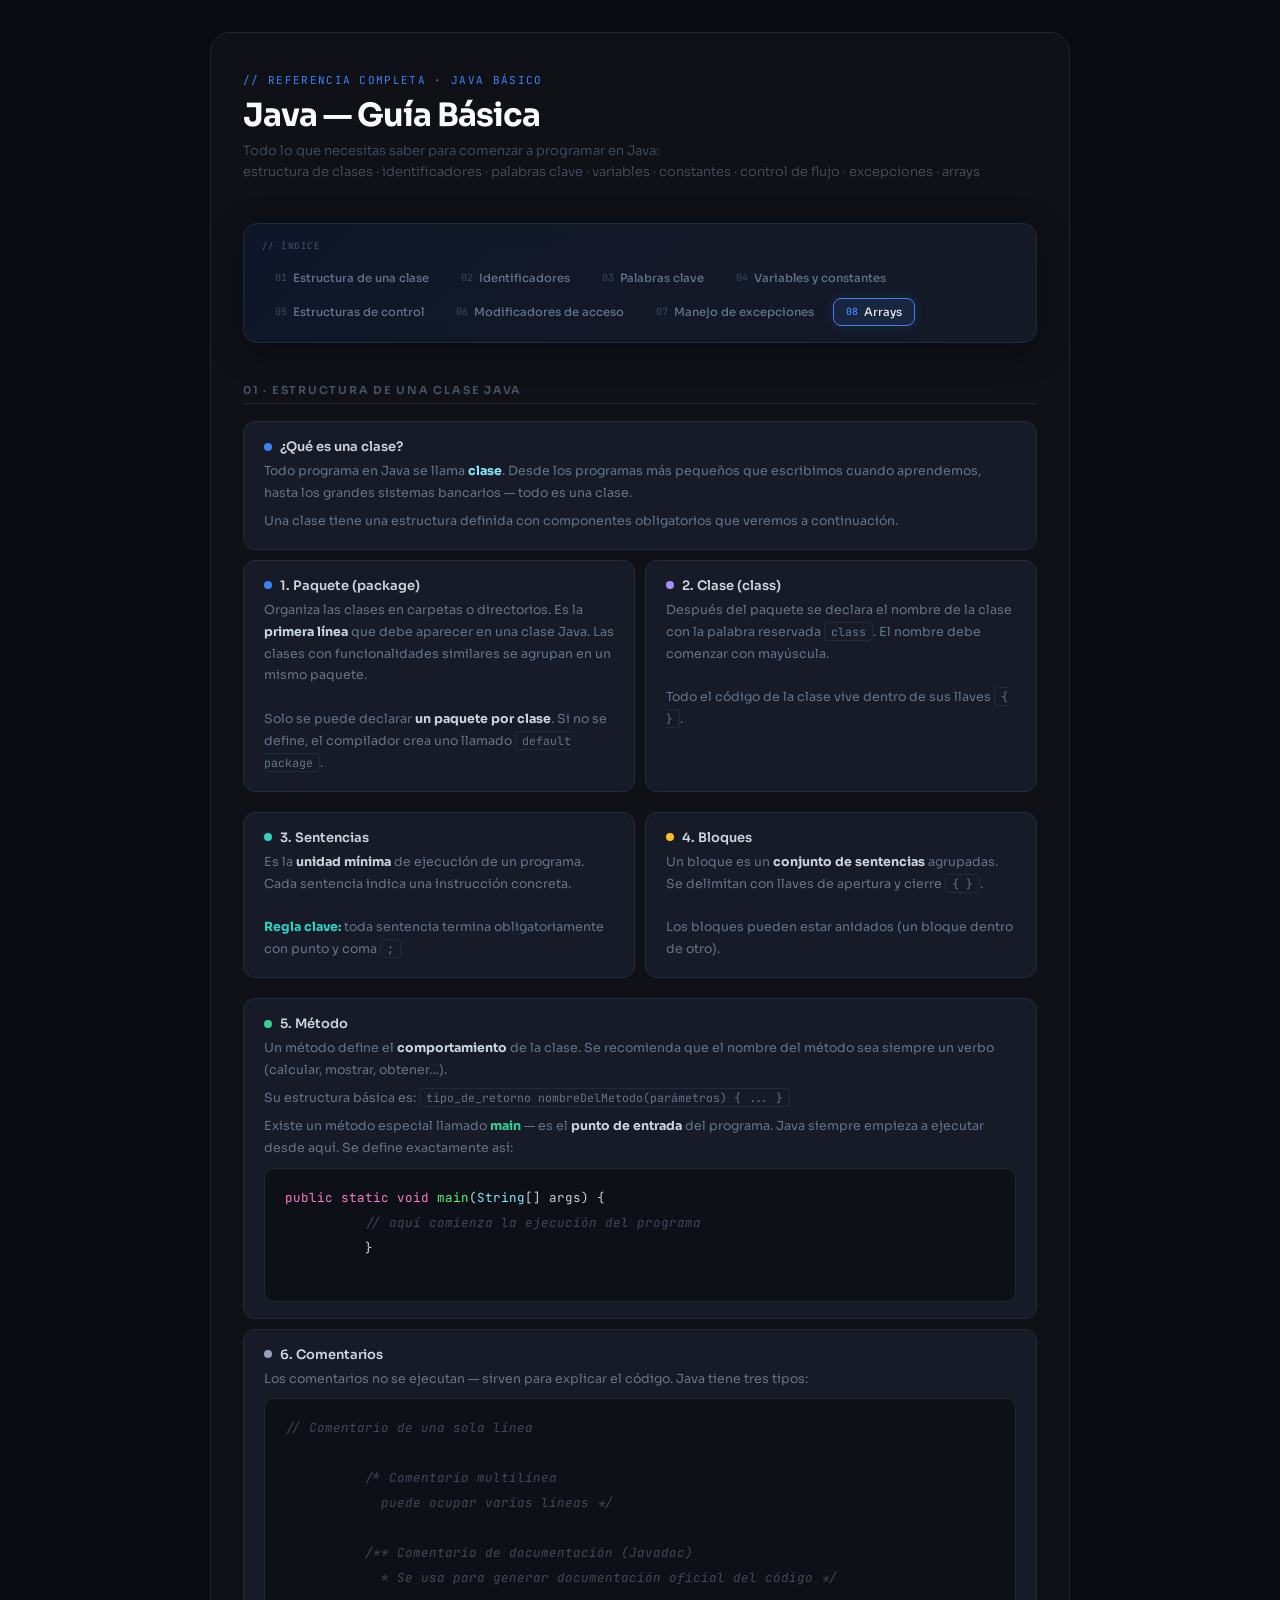
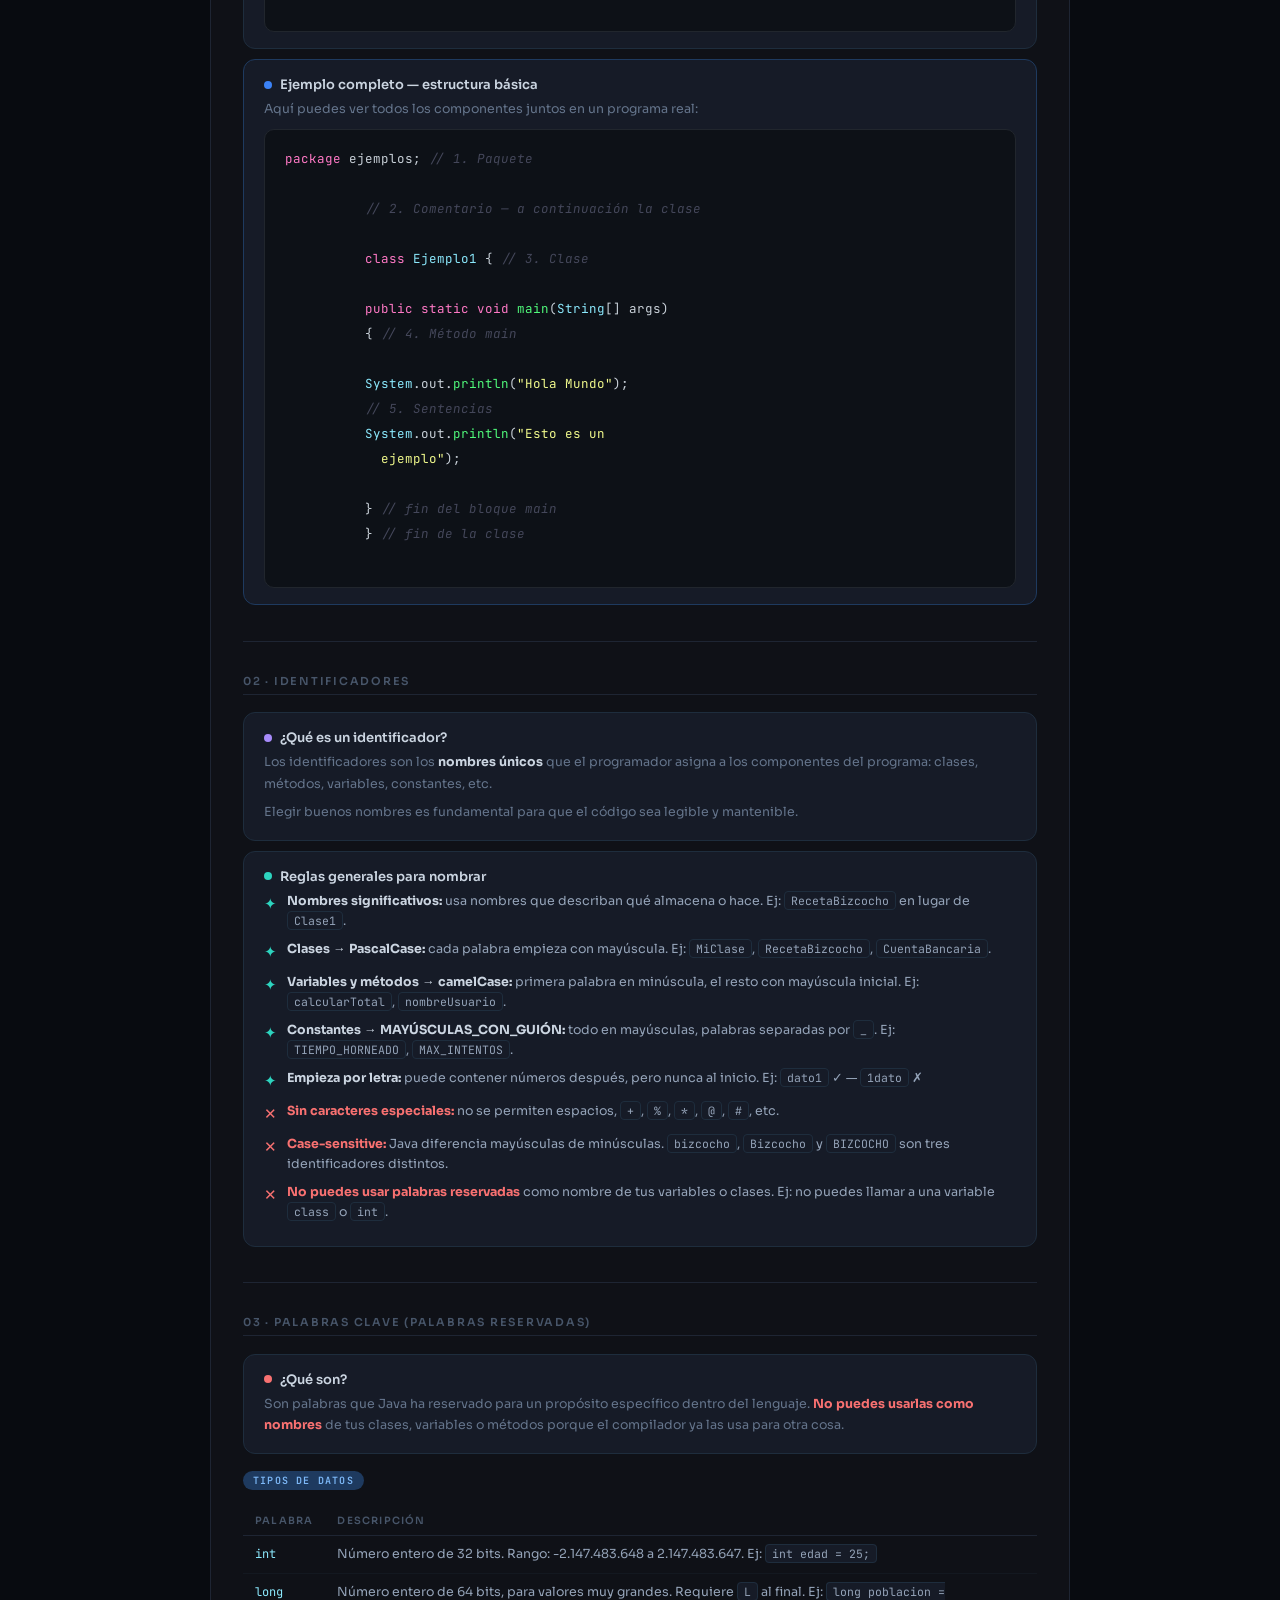
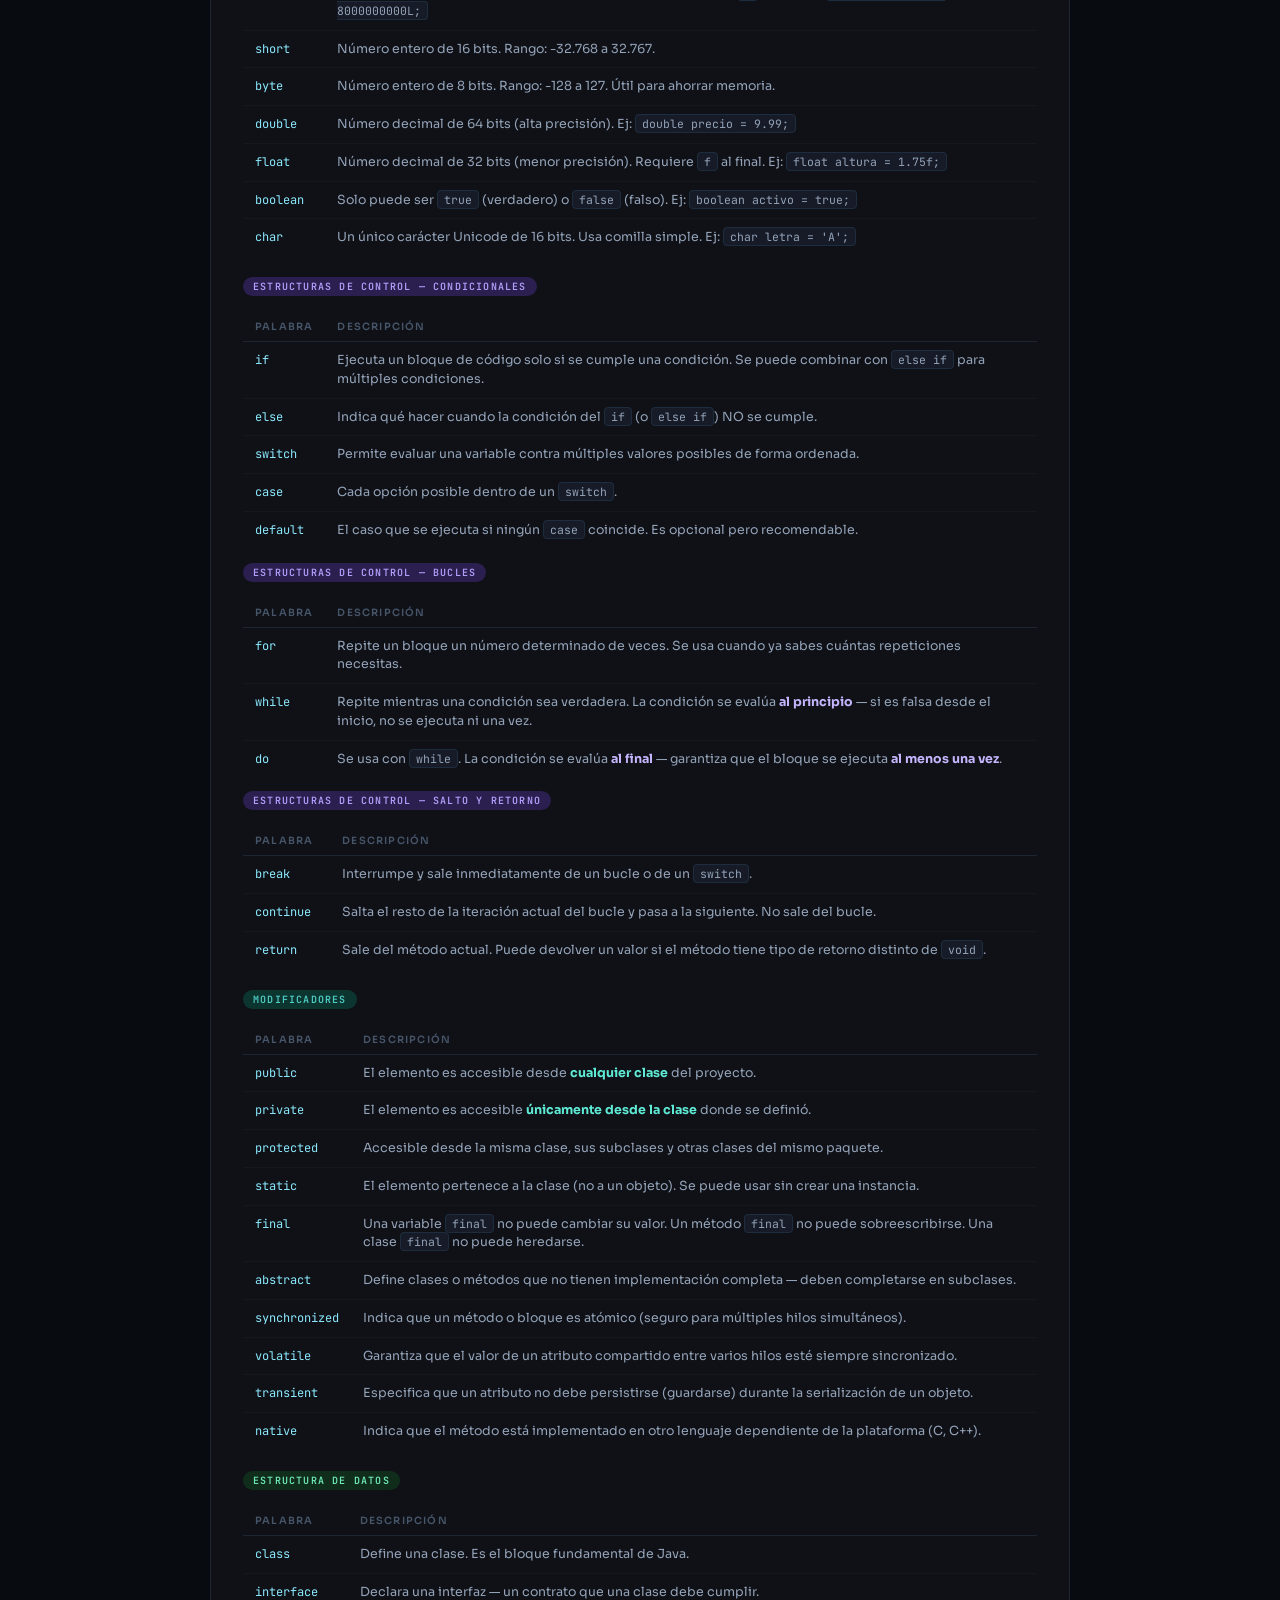
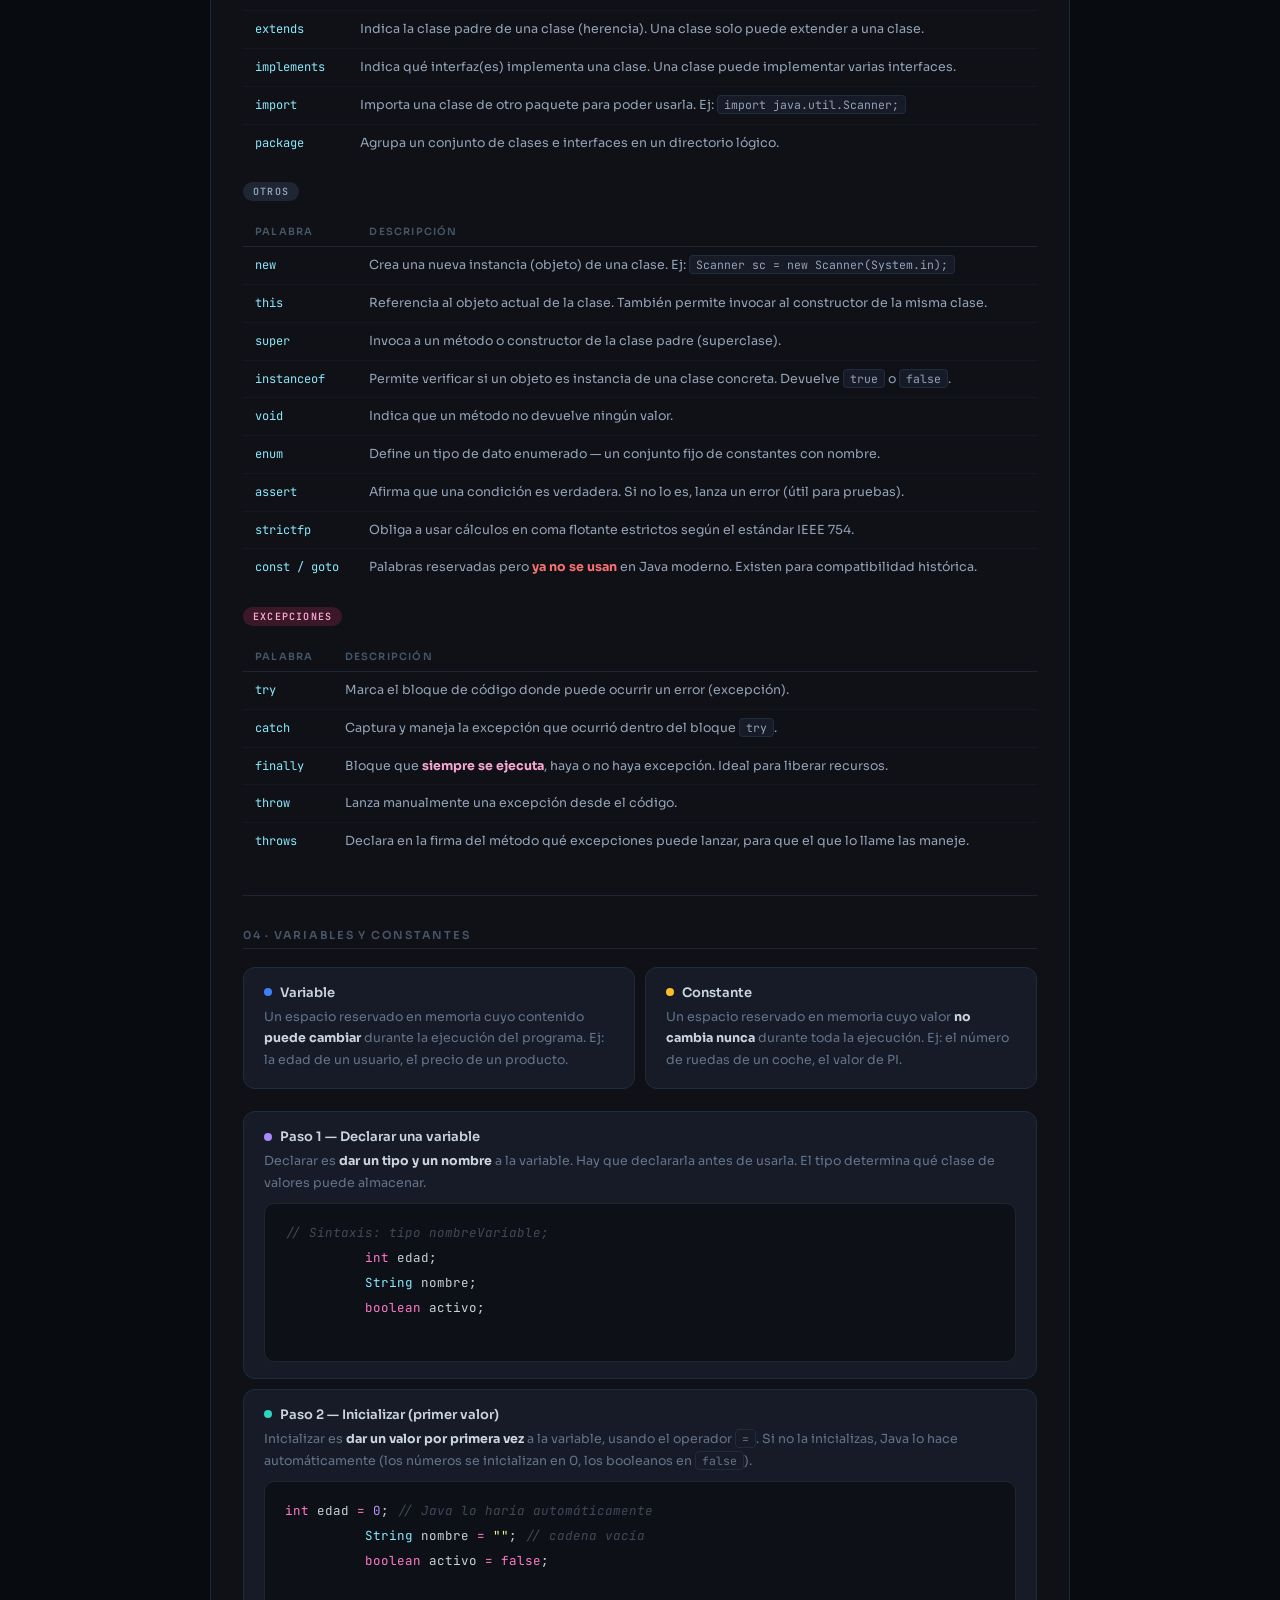
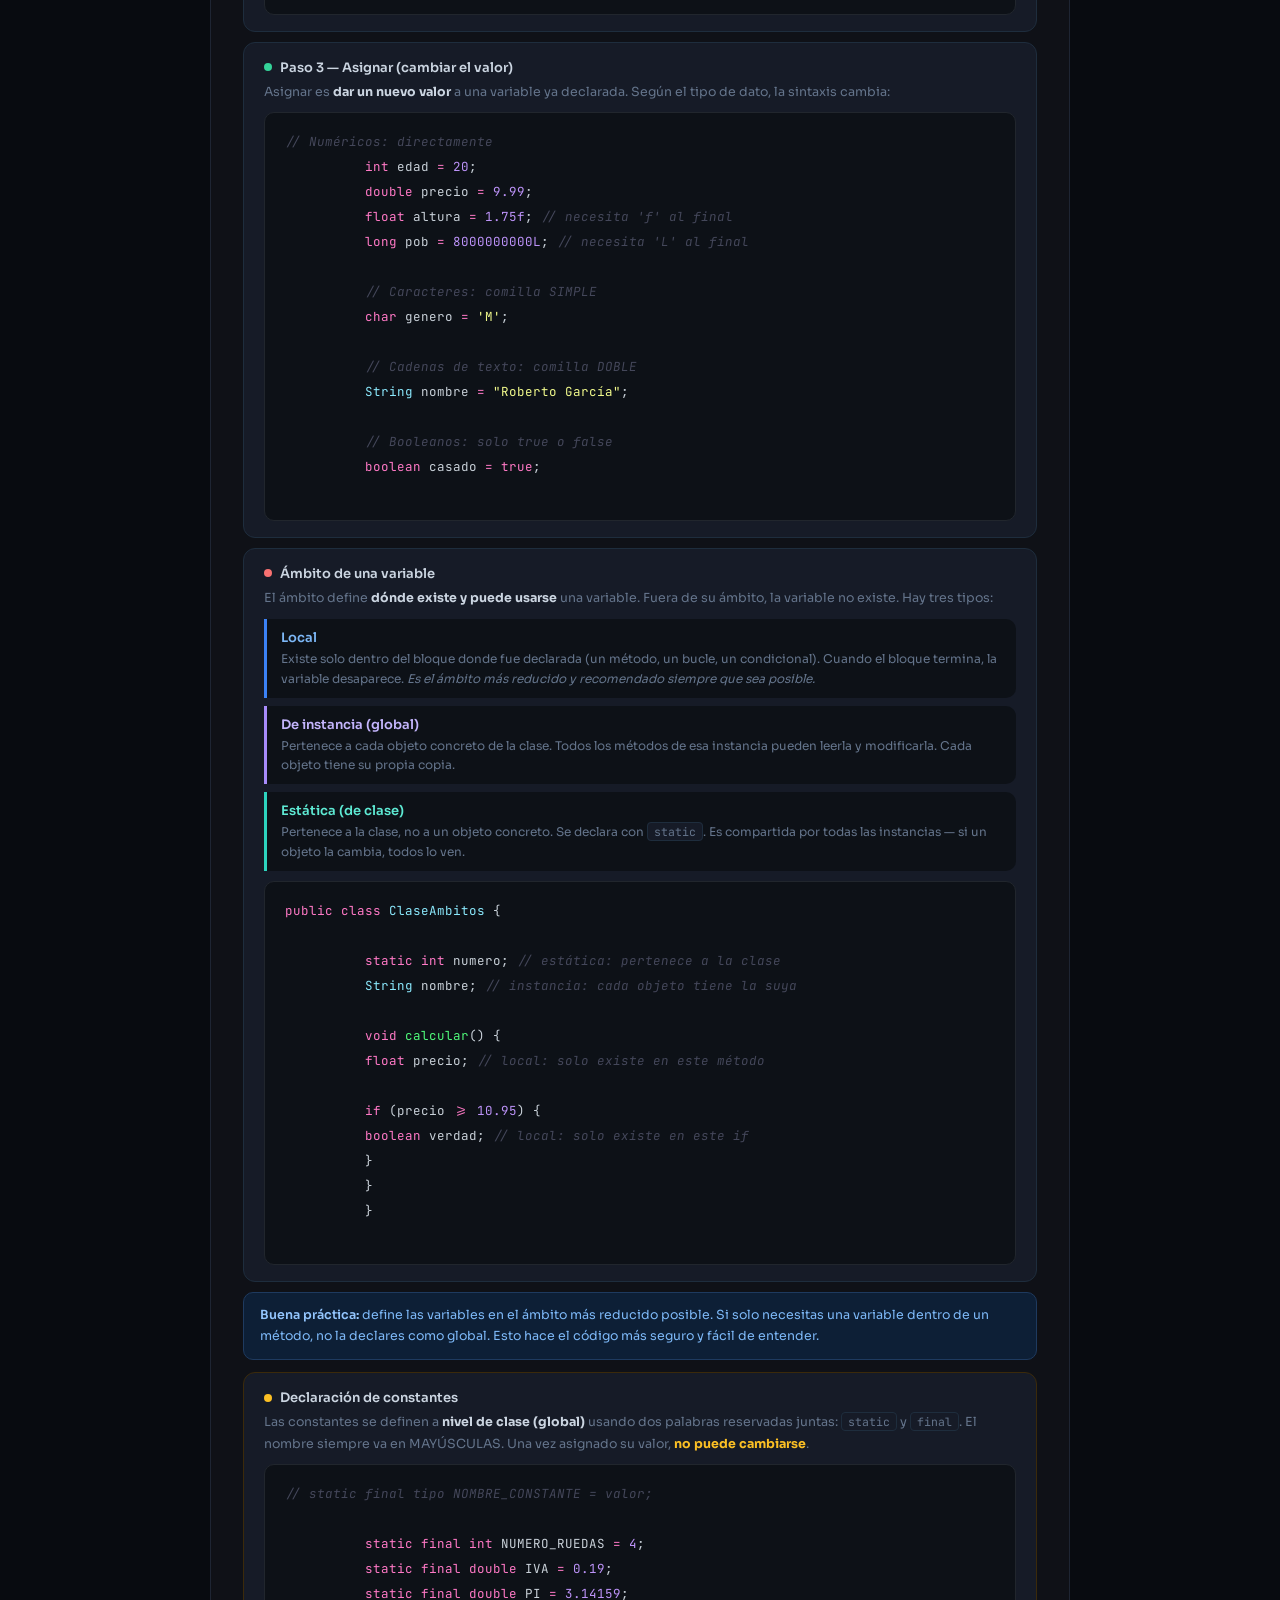
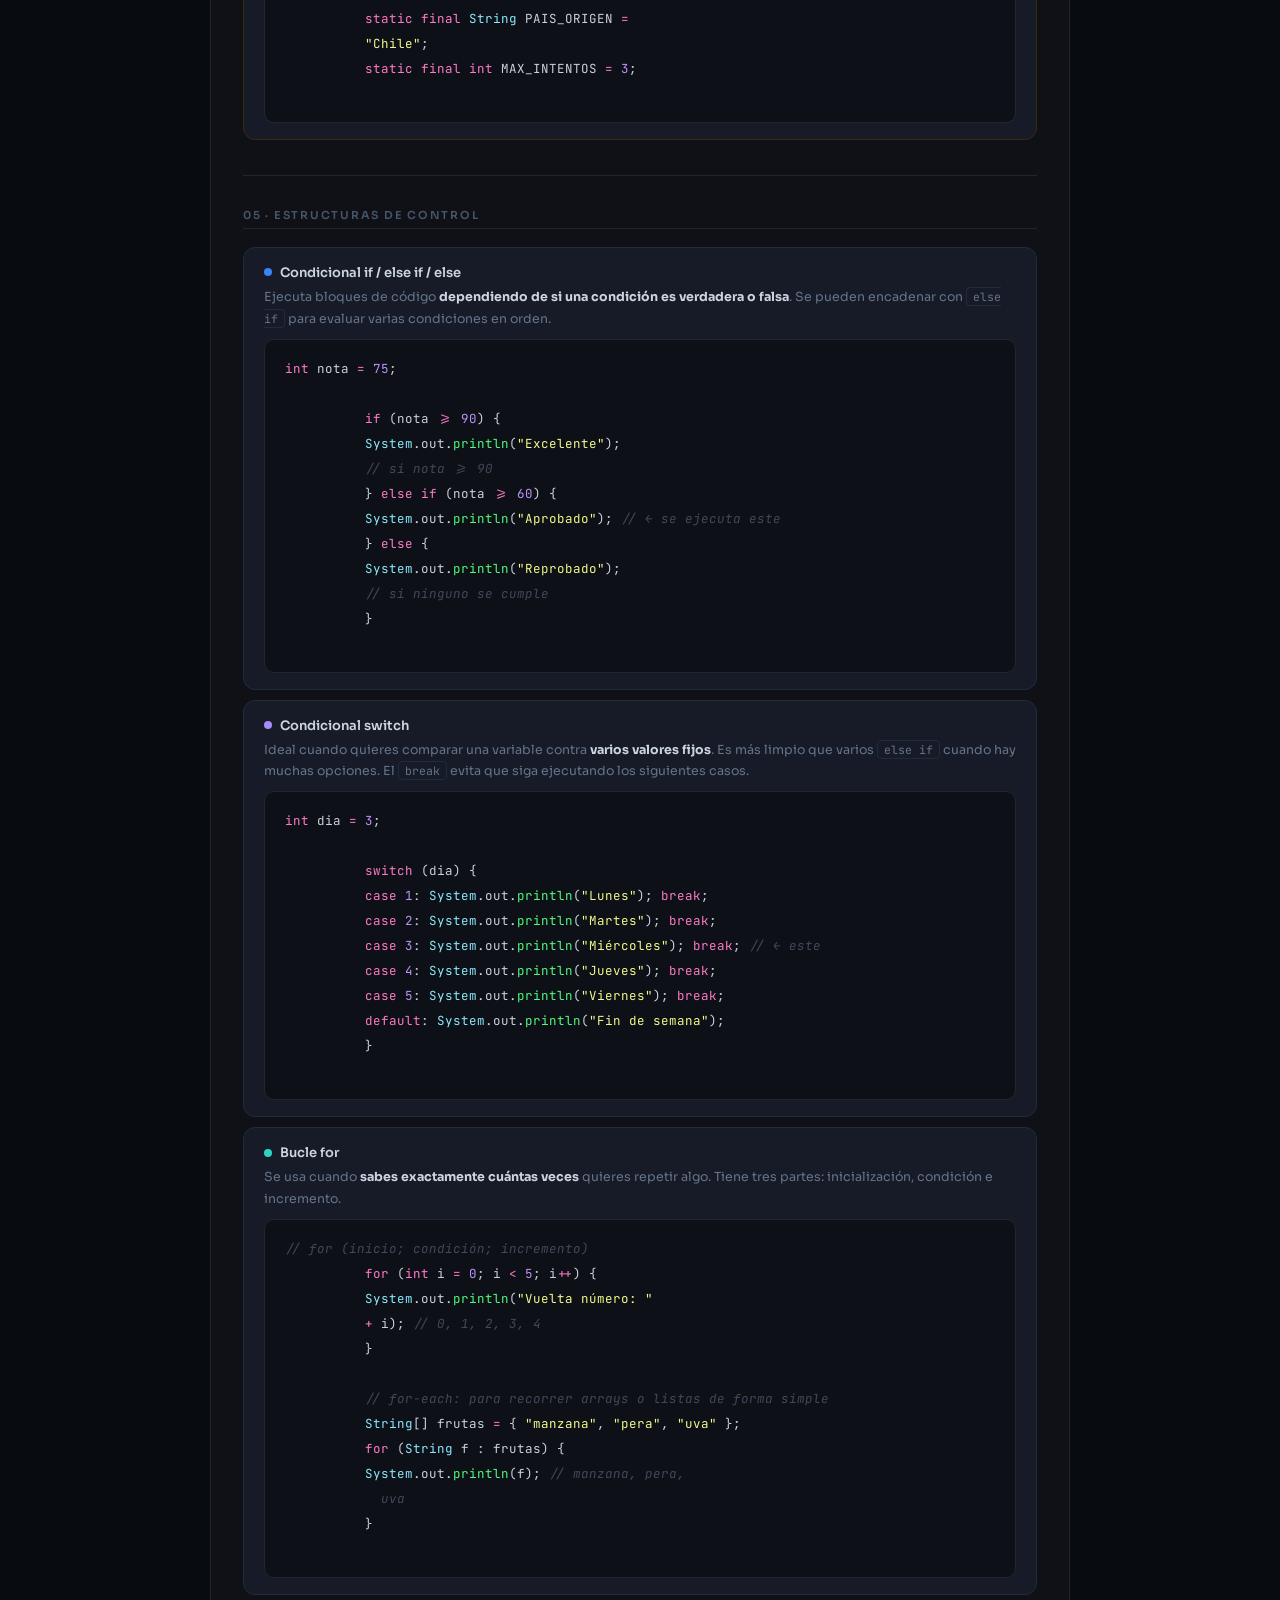
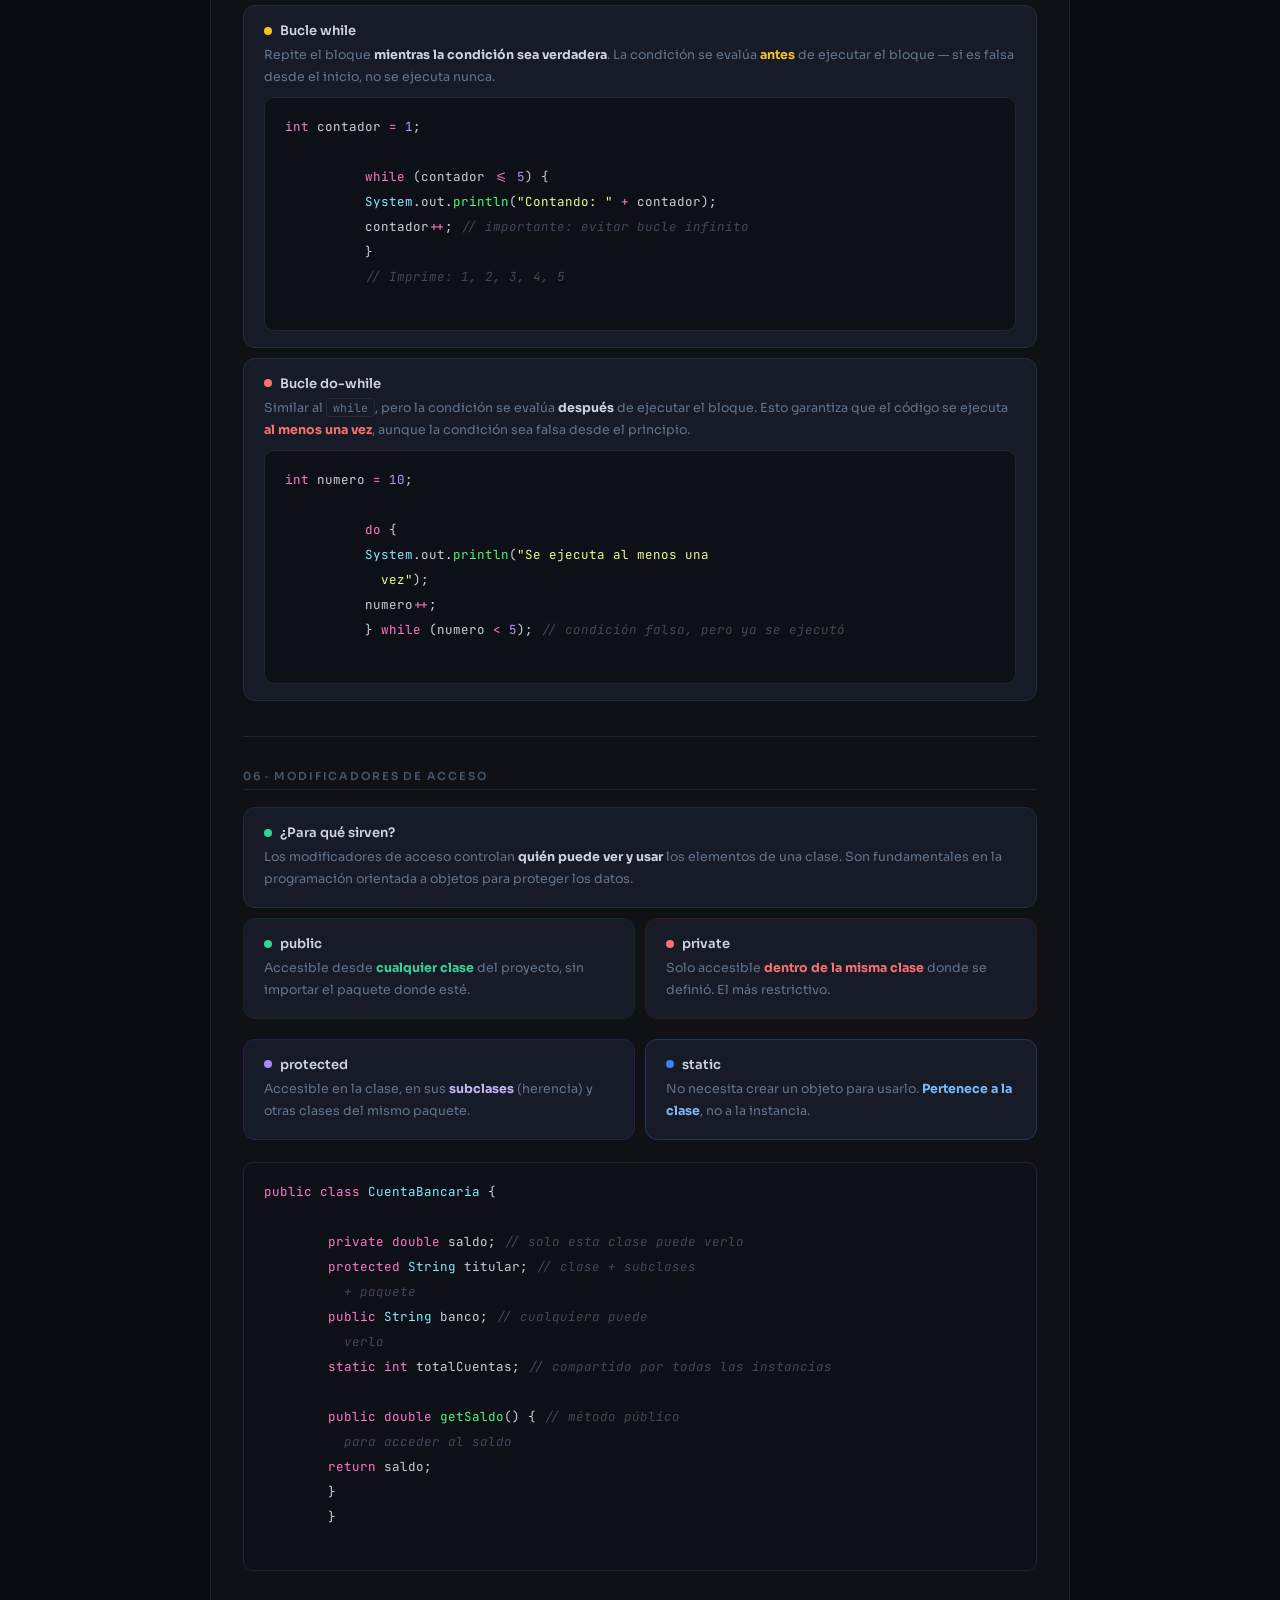
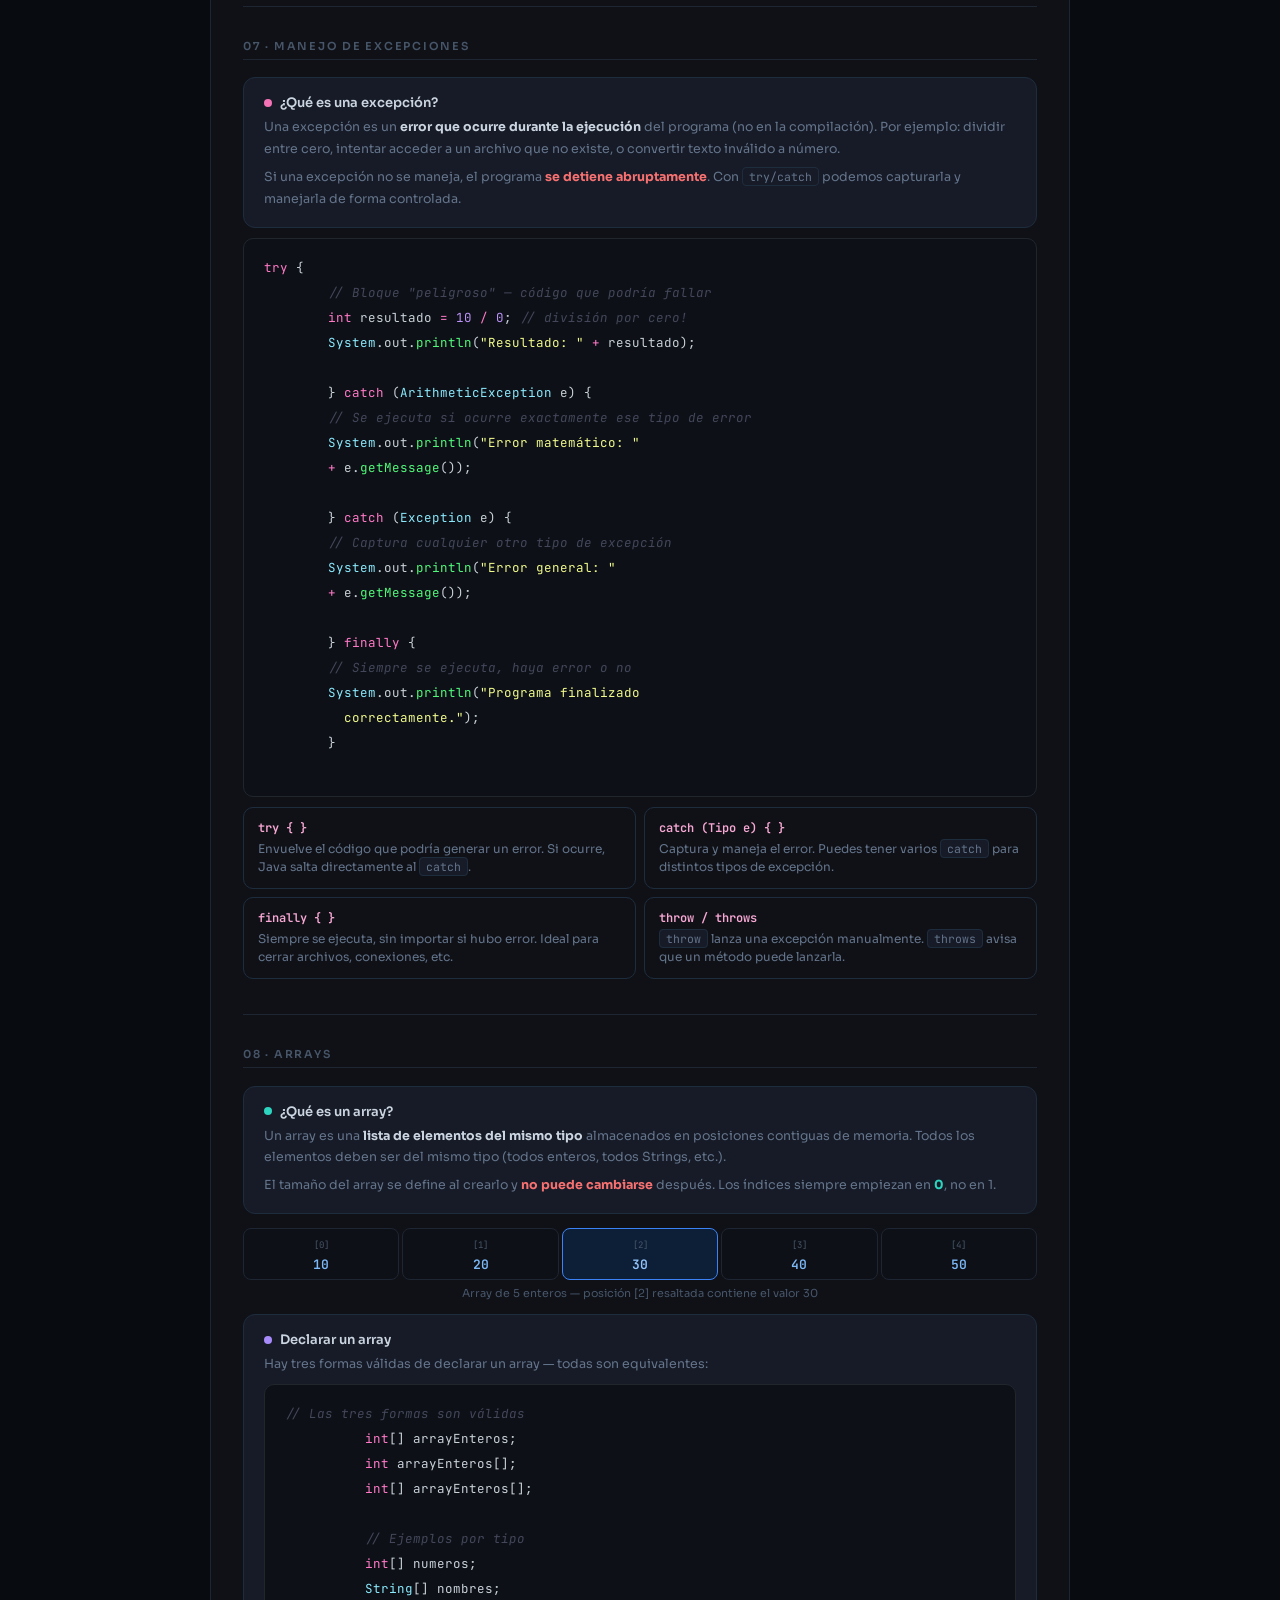
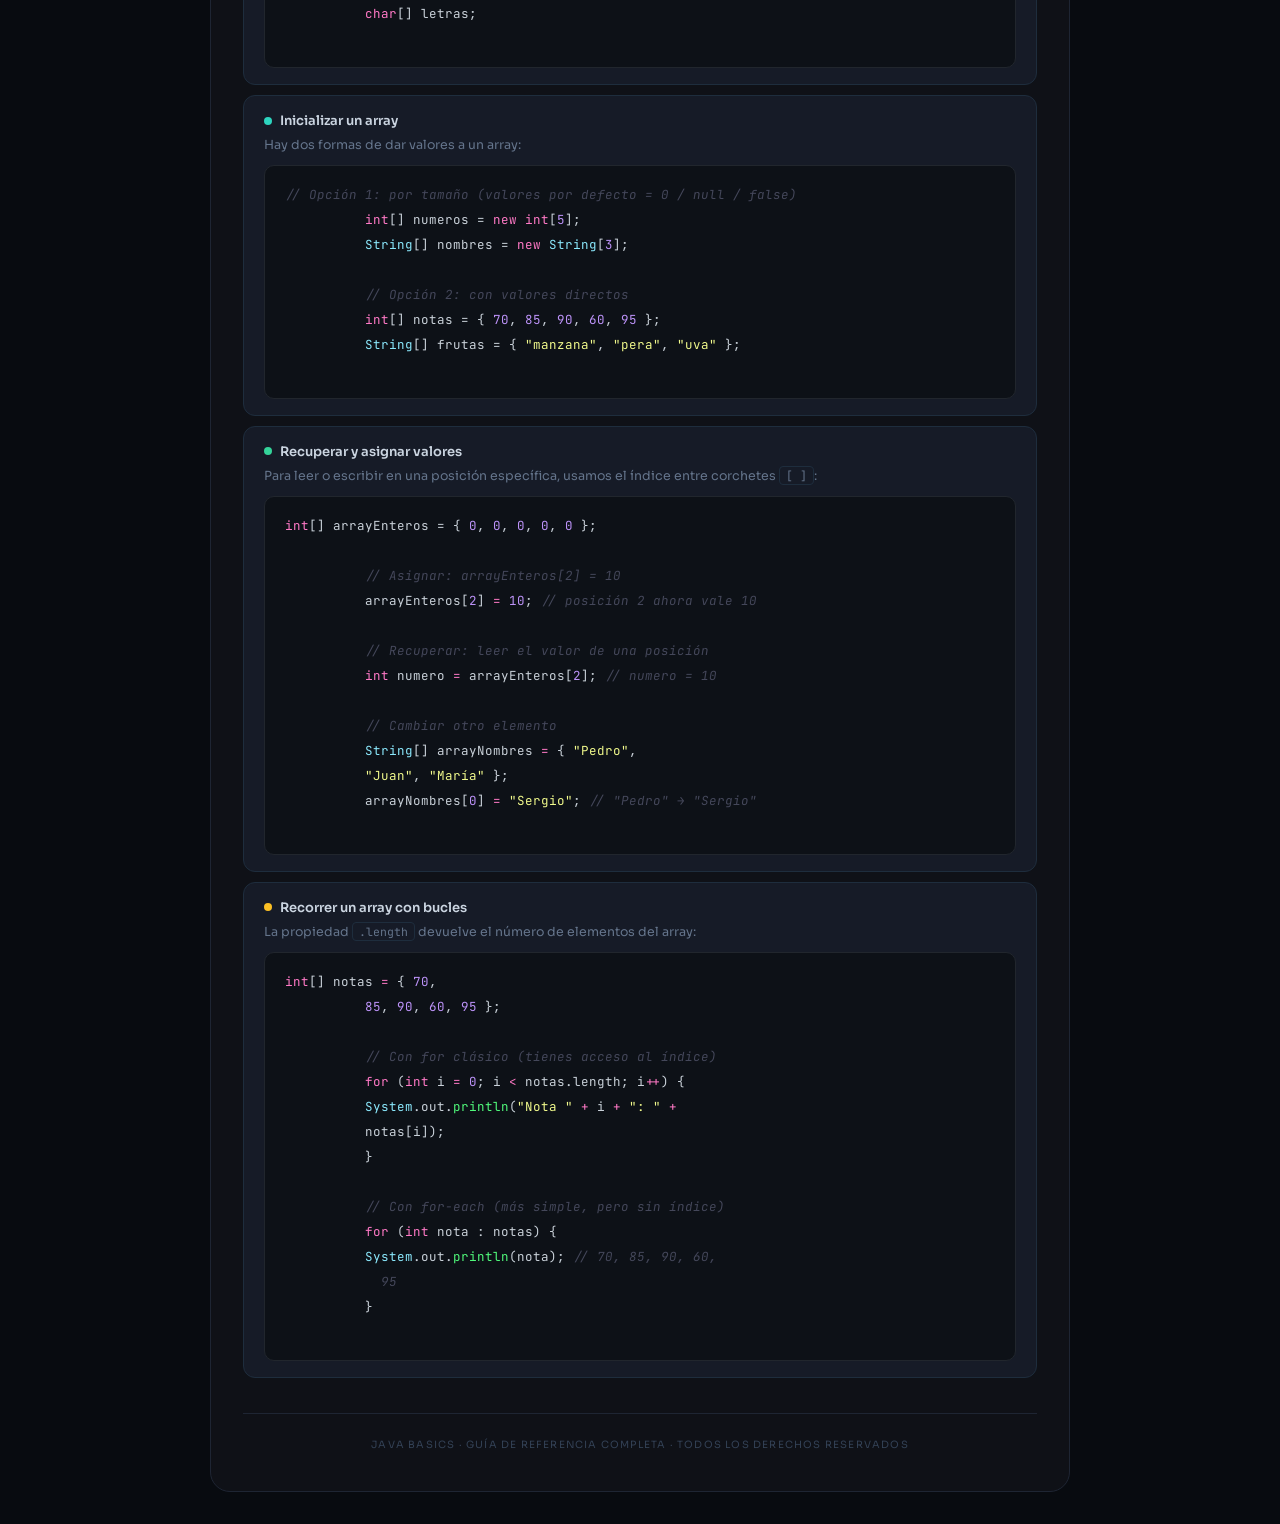
<file: Java_curso/index.html>
<!DOCTYPE html>
<html lang="es" style="scroll-behavior:smooth">

<head>
  <meta charset="UTF-8" />
  <meta name="viewport" content="width=device-width, initial-scale=1.0" />
  <title>Java — Guía Básica Completa</title>
  <link rel="preconnect" href="https://fonts.googleapis.com" />
  <link rel="preconnect" href="https://fonts.gstatic.com" crossorigin />
  <link
    href="https://fonts.googleapis.com/css2?family=JetBrains+Mono:wght@400;600&family=Sora:wght@300;400;600;700&display=swap"
    rel="stylesheet" />
  <link rel="stylesheet" href="/Java_curso/styles.css">
</head>

<body>
  <div class="container">

    <!-- ════════════════ HEADER ════════════════ -->
    <div class="header-label">// REFERENCIA COMPLETA · JAVA BÁSICO</div>
    <h1>Java — Guía Básica</h1>
    <p class="main-subtitle">
      Todo lo que necesitas saber para comenzar a programar en Java:<br>
      estructura de clases · identificadores · palabras clave · variables · constantes · control de flujo · excepciones
      · arrays
    </p>

    <!-- ════════════════ NAVEGACIÓN ════════════════ -->
    <nav class="nav-index" id="nav-index">
      <div class="nav-label">// ÍNDICE</div>
      <a href="#sec-estructura" class="nav-link active">
        <span class="nav-num">01</span>
        <span class="nav-text">Estructura de una clase</span>
      </a>
      <a href="#sec-identificadores" class="nav-link">
        <span class="nav-num">02</span>
        <span class="nav-text">Identificadores</span>
      </a>
      <a href="#sec-palabras-clave" class="nav-link">
        <span class="nav-num">03</span>
        <span class="nav-text">Palabras clave</span>
      </a>
      <a href="#sec-variables" class="nav-link">
        <span class="nav-num">04</span>
        <span class="nav-text">Variables y constantes</span>
      </a>
      <a href="#sec-control" class="nav-link">
        <span class="nav-num">05</span>
        <span class="nav-text">Estructuras de control</span>
      </a>
      <a href="#sec-modificadores" class="nav-link">
        <span class="nav-num">06</span>
        <span class="nav-text">Modificadores de acceso</span>
      </a>
      <a href="#sec-excepciones" class="nav-link">
        <span class="nav-num">07</span>
        <span class="nav-text">Manejo de excepciones</span>
      </a>
      <a href="#sec-arrays" class="nav-link">
        <span class="nav-num">08</span>
        <span class="nav-text">Arrays</span>
      </a>
    </nav>

    <!-- ════════════════ 01 · ESTRUCTURA ════════════════ -->
    <div class="section" id="sec-estructura">
      <div class="sec-title">01 · Estructura de una clase Java</div>

      <div class="card">
        <div class="card-title">
          <div class="dot db"></div>¿Qué es una clase?
        </div>
        <div class="card-desc">
          <p>Todo programa en Java se llama <strong style="color:#8be9fd">clase</strong>. Desde los programas más
            pequeños que escribimos cuando aprendemos, hasta los grandes sistemas bancarios — todo es una clase.</p>
          <p>Una clase tiene una estructura definida con componentes obligatorios que veremos a continuación.</p>
        </div>
      </div>

      <!-- COMPONENTES -->
      <div class="twocol" style="margin-bottom:10px">
        <div class="card">
          <div class="card-title">
            <div class="dot db"></div>1. Paquete (package)
          </div>
          <div class="card-desc">
            Organiza las clases en carpetas o directorios. Es la <strong style="color:#cbd5e1">primera línea</strong>
            que debe aparecer en una clase Java. Las clases con funcionalidades similares se agrupan en un mismo
            paquete.<br><br>
            Solo se puede declarar <strong style="color:#cbd5e1">un paquete por clase</strong>. Si no se define, el
            compilador crea uno llamado <code>default package</code>.
          </div>
        </div>
        <div class="card">
          <div class="card-title">
            <div class="dot dp"></div>2. Clase (class)
          </div>
          <div class="card-desc">
            Después del paquete se declara el nombre de la clase con la palabra reservada <code>class</code>. El nombre
            debe comenzar con mayúscula.<br><br>
            Todo el código de la clase vive dentro de sus llaves <code>{ }</code>.
          </div>
        </div>
        <div class="card">
          <div class="card-title">
            <div class="dot dt"></div>3. Sentencias
          </div>
          <div class="card-desc">
            Es la <strong style="color:#cbd5e1">unidad mínima</strong> de ejecución de un programa. Cada sentencia
            indica una instrucción concreta.<br><br>
            <strong style="color:#2dd4bf">Regla clave:</strong> toda sentencia termina obligatoriamente con punto y coma
            <code>;</code>
          </div>
        </div>
        <div class="card">
          <div class="card-title">
            <div class="dot da"></div>4. Bloques
          </div>
          <div class="card-desc">
            Un bloque es un <strong style="color:#cbd5e1">conjunto de sentencias</strong> agrupadas. Se delimitan con
            llaves de apertura y cierre <code>{ }</code>.<br><br>
            Los bloques pueden estar anidados (un bloque dentro de otro).
          </div>
        </div>
      </div>

      <div class="card">
        <div class="card-title">
          <div class="dot dg"></div>5. Método
        </div>
        <div class="card-desc">
          <p>Un método define el <strong style="color:#cbd5e1">comportamiento</strong> de la clase. Se recomienda que el
            nombre del método sea siempre un verbo (calcular, mostrar, obtener…).</p>
          <p>Su estructura básica es: <code>tipo_de_retorno nombreDelMetodo(parámetros) { ... }</code></p>
          <p>Existe un método especial llamado <strong style="color:#34d399">main</strong> — es el <strong
              style="color:#cbd5e1">punto de entrada</strong> del programa. Java siempre empieza a ejecutar desde aquí.
            Se define exactamente así:</p>
        </div>
        <div class="cb"><span class="kw">public static void</span> <span class="fn">main</span>(<span
            class="cl">String</span>[] args) {
          <span class="cm">// aquí comienza la ejecución del programa</span>
          }
        </div>
      </div>

      <div class="card">
        <div class="card-title">
          <div class="dot dgy"></div>6. Comentarios
        </div>
        <div class="card-desc">Los comentarios no se ejecutan — sirven para explicar el código. Java tiene tres tipos:
        </div>
        <div class="cb"><span class="cm">// Comentario de una sola línea</span>

          <span class="cm">/* Comentario multilínea
            puede ocupar varias líneas */</span>

          <span class="cm">/** Comentario de documentación (Javadoc)
            * Se usa para generar documentación oficial del código */</span>
        </div>
      </div>

      <div class="card" style="border-color:#1e3a5f">
        <div class="card-title">
          <div class="dot db"></div>Ejemplo completo — estructura básica
        </div>
        <div class="card-desc" style="margin-bottom:6px">Aquí puedes ver todos los componentes juntos en un programa
          real:</div>
        <div class="cb"><span class="kw">package</span> ejemplos; <span class="cm">// 1. Paquete</span>

          <span class="cm">// 2. Comentario — a continuación la clase</span>

          <span class="kw">class</span> <span class="cl">Ejemplo1</span> { <span class="cm">// 3. Clase</span>

          <span class="kw">public static void</span> <span class="fn">main</span>(<span class="cl">String</span>[] args)
          { <span class="cm">// 4. Método main</span>

          <span class="cl">System</span>.out.<span class="fn">println</span>(<span class="str">"Hola Mundo"</span>);
          <span class="cm">// 5. Sentencias</span>
          <span class="cl">System</span>.out.<span class="fn">println</span>(<span class="str">"Esto es un
            ejemplo"</span>);

          } <span class="cm">// fin del bloque main</span>
          } <span class="cm">// fin de la clase</span>
        </div>
      </div>
    </div>

    <div class="div"></div>

    <!-- ════════════════ 02 · IDENTIFICADORES ════════════════ -->
    <div class="section" id="sec-identificadores">
      <div class="sec-title">02 · Identificadores</div>

      <div class="card">
        <div class="card-title">
          <div class="dot dp"></div>¿Qué es un identificador?
        </div>
        <div class="card-desc">
          <p>Los identificadores son los <strong style="color:#cbd5e1">nombres únicos</strong> que el programador asigna
            a los componentes del programa: clases, métodos, variables, constantes, etc.</p>
          <p>Elegir buenos nombres es fundamental para que el código sea legible y mantenible.</p>
        </div>
      </div>

      <div class="card">
        <div class="card-title">
          <div class="dot dt"></div>Reglas generales para nombrar
        </div>
        <div class="card-desc" style="margin-top:6px">
          <div class="rr"><span class="ri">✦</span><span><strong style="color:#cbd5e1">Nombres significativos:</strong>
              usa nombres que describan qué almacena o hace. Ej: <code>RecetaBizcocho</code> en lugar de
              <code>Clase1</code>.</span></div>
          <div class="rr"><span class="ri">✦</span><span><strong style="color:#cbd5e1">Clases → PascalCase:</strong>
              cada palabra empieza con mayúscula. Ej: <code>MiClase</code>, <code>RecetaBizcocho</code>,
              <code>CuentaBancaria</code>.</span></div>
          <div class="rr"><span class="ri">✦</span><span><strong style="color:#cbd5e1">Variables y métodos →
                camelCase:</strong> primera palabra en minúscula, el resto con mayúscula inicial. Ej:
              <code>calcularTotal</code>, <code>nombreUsuario</code>.</span></div>
          <div class="rr"><span class="ri">✦</span><span><strong style="color:#cbd5e1">Constantes →
                MAYÚSCULAS_CON_GUIÓN:</strong> todo en mayúsculas, palabras separadas por <code>_</code>. Ej:
              <code>TIEMPO_HORNEADO</code>, <code>MAX_INTENTOS</code>.</span></div>
          <div class="rr"><span class="ri">✦</span><span><strong style="color:#cbd5e1">Empieza por letra:</strong> puede
              contener números después, pero nunca al inicio. Ej: <code>dato1</code> ✓ — <code>1dato</code> ✗</span>
          </div>
          <div class="rr"><span class="ri-warn">✕</span><span><strong style="color:#f87171">Sin caracteres
                especiales:</strong> no se permiten espacios, <code>+</code>, <code>%</code>, <code>*</code>,
              <code>@</code>, <code>#</code>, etc.</span></div>
          <div class="rr"><span class="ri-warn">✕</span><span><strong style="color:#f87171">Case-sensitive:</strong>
              Java diferencia mayúsculas de minúsculas. <code>bizcocho</code>, <code>Bizcocho</code> y
              <code>BIZCOCHO</code> son tres identificadores distintos.</span></div>
          <div class="rr"><span class="ri-warn">✕</span><span><strong style="color:#f87171">No puedes usar palabras
                reservadas</strong> como nombre de tus variables o clases. Ej: no puedes llamar a una variable
              <code>class</code> o <code>int</code>.</span></div>
        </div>
      </div>
    </div>

    <div class="div"></div>

    <!-- ════════════════ 03 · PALABRAS CLAVE ════════════════ -->
    <div class="section" id="sec-palabras-clave">
      <div class="sec-title">03 · Palabras clave (palabras reservadas)</div>

      <div class="card">
        <div class="card-title">
          <div class="dot dc"></div>¿Qué son?
        </div>
        <div class="card-desc">
          <p>Son palabras que Java ha reservado para un propósito específico dentro del lenguaje. <strong
              style="color:#f87171">No puedes usarlas como nombres</strong> de tus clases, variables o métodos porque el
            compilador ya las usa para otra cosa.</p>
        </div>
      </div>

      <!-- TIPOS DE DATOS -->
      <div style="margin-top:14px">
        <div class="badge bb">Tipos de datos</div>
        <table class="data-table">
          <tr>
            <th>Palabra</th>
            <th>Descripción</th>
          </tr>
          <tr>
            <td class="kw-cell">int</td>
            <td>Número entero de 32 bits. Rango: -2.147.483.648 a 2.147.483.647. Ej: <code>int edad = 25;</code></td>
          </tr>
          <tr>
            <td class="kw-cell">long</td>
            <td>Número entero de 64 bits, para valores muy grandes. Requiere <code>L</code> al final. Ej:
              <code>long poblacion = 8000000000L;</code></td>
          </tr>
          <tr>
            <td class="kw-cell">short</td>
            <td>Número entero de 16 bits. Rango: -32.768 a 32.767.</td>
          </tr>
          <tr>
            <td class="kw-cell">byte</td>
            <td>Número entero de 8 bits. Rango: -128 a 127. Útil para ahorrar memoria.</td>
          </tr>
          <tr>
            <td class="kw-cell">double</td>
            <td>Número decimal de 64 bits (alta precisión). Ej: <code>double precio = 9.99;</code></td>
          </tr>
          <tr>
            <td class="kw-cell">float</td>
            <td>Número decimal de 32 bits (menor precisión). Requiere <code>f</code> al final. Ej:
              <code>float altura = 1.75f;</code></td>
          </tr>
          <tr>
            <td class="kw-cell">boolean</td>
            <td>Solo puede ser <code>true</code> (verdadero) o <code>false</code> (falso). Ej:
              <code>boolean activo = true;</code></td>
          </tr>
          <tr>
            <td class="kw-cell">char</td>
            <td>Un único carácter Unicode de 16 bits. Usa comilla simple. Ej: <code>char letra = 'A';</code></td>
          </tr>
        </table>
      </div>

      <!-- ESTRUCTURAS DE CONTROL -->
      <div style="margin-top:18px">
        <div class="badge bp">Estructuras de control — Condicionales</div>
        <table class="data-table">
          <tr>
            <th>Palabra</th>
            <th>Descripción</th>
          </tr>
          <tr>
            <td class="kw-cell">if</td>
            <td>Ejecuta un bloque de código solo si se cumple una condición. Se puede combinar con <code>else if</code>
              para múltiples condiciones.</td>
          </tr>
          <tr>
            <td class="kw-cell">else</td>
            <td>Indica qué hacer cuando la condición del <code>if</code> (o <code>else if</code>) NO se cumple.</td>
          </tr>
          <tr>
            <td class="kw-cell">switch</td>
            <td>Permite evaluar una variable contra múltiples valores posibles de forma ordenada.</td>
          </tr>
          <tr>
            <td class="kw-cell">case</td>
            <td>Cada opción posible dentro de un <code>switch</code>.</td>
          </tr>
          <tr>
            <td class="kw-cell">default</td>
            <td>El caso que se ejecuta si ningún <code>case</code> coincide. Es opcional pero recomendable.</td>
          </tr>
        </table>

        <div class="badge bp" style="margin-top:14px">Estructuras de control — Bucles</div>
        <table class="data-table">
          <tr>
            <th>Palabra</th>
            <th>Descripción</th>
          </tr>
          <tr>
            <td class="kw-cell">for</td>
            <td>Repite un bloque un número determinado de veces. Se usa cuando ya sabes cuántas repeticiones necesitas.
            </td>
          </tr>
          <tr>
            <td class="kw-cell">while</td>
            <td>Repite mientras una condición sea verdadera. La condición se evalúa <strong style="color:#c4b5fd">al
                principio</strong> — si es falsa desde el inicio, no se ejecuta ni una vez.</td>
          </tr>
          <tr>
            <td class="kw-cell">do</td>
            <td>Se usa con <code>while</code>. La condición se evalúa <strong style="color:#c4b5fd">al final</strong> —
              garantiza que el bloque se ejecuta <strong style="color:#c4b5fd">al menos una vez</strong>.</td>
          </tr>
        </table>

        <div class="badge bp" style="margin-top:14px">Estructuras de control — Salto y retorno</div>
        <table class="data-table">
          <tr>
            <th>Palabra</th>
            <th>Descripción</th>
          </tr>
          <tr>
            <td class="kw-cell">break</td>
            <td>Interrumpe y sale inmediatamente de un bucle o de un <code>switch</code>.</td>
          </tr>
          <tr>
            <td class="kw-cell">continue</td>
            <td>Salta el resto de la iteración actual del bucle y pasa a la siguiente. No sale del bucle.</td>
          </tr>
          <tr>
            <td class="kw-cell">return</td>
            <td>Sale del método actual. Puede devolver un valor si el método tiene tipo de retorno distinto de
              <code>void</code>.</td>
          </tr>
        </table>
      </div>

      <!-- MODIFICADORES -->
      <div style="margin-top:18px">
        <div class="badge bt">Modificadores</div>
        <table class="data-table">
          <tr>
            <th>Palabra</th>
            <th>Descripción</th>
          </tr>
          <tr>
            <td class="kw-cell">public</td>
            <td>El elemento es accesible desde <strong style="color:#5eead4">cualquier clase</strong> del proyecto.</td>
          </tr>
          <tr>
            <td class="kw-cell">private</td>
            <td>El elemento es accesible <strong style="color:#5eead4">únicamente desde la clase</strong> donde se
              definió.</td>
          </tr>
          <tr>
            <td class="kw-cell">protected</td>
            <td>Accesible desde la misma clase, sus subclases y otras clases del mismo paquete.</td>
          </tr>
          <tr>
            <td class="kw-cell">static</td>
            <td>El elemento pertenece a la clase (no a un objeto). Se puede usar sin crear una instancia.</td>
          </tr>
          <tr>
            <td class="kw-cell">final</td>
            <td>Una variable <code>final</code> no puede cambiar su valor. Un método <code>final</code> no puede
              sobreescribirse. Una clase <code>final</code> no puede heredarse.</td>
          </tr>
          <tr>
            <td class="kw-cell">abstract</td>
            <td>Define clases o métodos que no tienen implementación completa — deben completarse en subclases.</td>
          </tr>
          <tr>
            <td class="kw-cell">synchronized</td>
            <td>Indica que un método o bloque es atómico (seguro para múltiples hilos simultáneos).</td>
          </tr>
          <tr>
            <td class="kw-cell">volatile</td>
            <td>Garantiza que el valor de un atributo compartido entre varios hilos esté siempre sincronizado.</td>
          </tr>
          <tr>
            <td class="kw-cell">transient</td>
            <td>Especifica que un atributo no debe persistirse (guardarse) durante la serialización de un objeto.</td>
          </tr>
          <tr>
            <td class="kw-cell">native</td>
            <td>Indica que el método está implementado en otro lenguaje dependiente de la plataforma (C, C++).</td>
          </tr>
        </table>
      </div>

      <!-- ESTRUCTURA DE DATOS -->
      <div style="margin-top:18px">
        <div class="badge bg">Estructura de datos</div>
        <table class="data-table">
          <tr>
            <th>Palabra</th>
            <th>Descripción</th>
          </tr>
          <tr>
            <td class="kw-cell">class</td>
            <td>Define una clase. Es el bloque fundamental de Java.</td>
          </tr>
          <tr>
            <td class="kw-cell">interface</td>
            <td>Declara una interfaz — un contrato que una clase debe cumplir.</td>
          </tr>
          <tr>
            <td class="kw-cell">extends</td>
            <td>Indica la clase padre de una clase (herencia). Una clase solo puede extender a una clase.</td>
          </tr>
          <tr>
            <td class="kw-cell">implements</td>
            <td>Indica qué interfaz(es) implementa una clase. Una clase puede implementar varias interfaces.</td>
          </tr>
          <tr>
            <td class="kw-cell">import</td>
            <td>Importa una clase de otro paquete para poder usarla. Ej: <code>import java.util.Scanner;</code></td>
          </tr>
          <tr>
            <td class="kw-cell">package</td>
            <td>Agrupa un conjunto de clases e interfaces en un directorio lógico.</td>
          </tr>
        </table>
      </div>

      <!-- OTROS -->
      <div style="margin-top:18px">
        <div class="badge bgy">Otros</div>
        <table class="data-table">
          <tr>
            <th>Palabra</th>
            <th>Descripción</th>
          </tr>
          <tr>
            <td class="kw-cell">new</td>
            <td>Crea una nueva instancia (objeto) de una clase. Ej: <code>Scanner sc = new Scanner(System.in);</code>
            </td>
          </tr>
          <tr>
            <td class="kw-cell">this</td>
            <td>Referencia al objeto actual de la clase. También permite invocar al constructor de la misma clase.</td>
          </tr>
          <tr>
            <td class="kw-cell">super</td>
            <td>Invoca a un método o constructor de la clase padre (superclase).</td>
          </tr>
          <tr>
            <td class="kw-cell">instanceof</td>
            <td>Permite verificar si un objeto es instancia de una clase concreta. Devuelve <code>true</code> o
              <code>false</code>.</td>
          </tr>
          <tr>
            <td class="kw-cell">void</td>
            <td>Indica que un método no devuelve ningún valor.</td>
          </tr>
          <tr>
            <td class="kw-cell">enum</td>
            <td>Define un tipo de dato enumerado — un conjunto fijo de constantes con nombre.</td>
          </tr>
          <tr>
            <td class="kw-cell">assert</td>
            <td>Afirma que una condición es verdadera. Si no lo es, lanza un error (útil para pruebas).</td>
          </tr>
          <tr>
            <td class="kw-cell">strictfp</td>
            <td>Obliga a usar cálculos en coma flotante estrictos según el estándar IEEE 754.</td>
          </tr>
          <tr>
            <td class="kw-cell">const / goto</td>
            <td>Palabras reservadas pero <strong style="color:#f87171">ya no se usan</strong> en Java moderno. Existen
              para compatibilidad histórica.</td>
          </tr>
        </table>
      </div>

      <!-- EXCEPCIONES -->
      <div style="margin-top:18px">
        <div class="badge bpi">Excepciones</div>
        <table class="data-table">
          <tr>
            <th>Palabra</th>
            <th>Descripción</th>
          </tr>
          <tr>
            <td class="kw-cell">try</td>
            <td>Marca el bloque de código donde puede ocurrir un error (excepción).</td>
          </tr>
          <tr>
            <td class="kw-cell">catch</td>
            <td>Captura y maneja la excepción que ocurrió dentro del bloque <code>try</code>.</td>
          </tr>
          <tr>
            <td class="kw-cell">finally</td>
            <td>Bloque que <strong style="color:#f9a8d4">siempre se ejecuta</strong>, haya o no haya excepción. Ideal
              para liberar recursos.</td>
          </tr>
          <tr>
            <td class="kw-cell">throw</td>
            <td>Lanza manualmente una excepción desde el código.</td>
          </tr>
          <tr>
            <td class="kw-cell">throws</td>
            <td>Declara en la firma del método qué excepciones puede lanzar, para que el que lo llame las maneje.</td>
          </tr>
        </table>
      </div>
    </div>

    <div class="div"></div>

    <!-- ════════════════ 04 · VARIABLES Y CONSTANTES ════════════════ -->
    <div class="section" id="sec-variables">
      <div class="sec-title">04 · Variables y constantes</div>

      <div class="twocol" style="margin-bottom:12px">
        <div class="card">
          <div class="card-title">
            <div class="dot db"></div>Variable
          </div>
          <div class="card-desc">Un espacio reservado en memoria cuyo contenido <strong style="color:#cbd5e1">puede
              cambiar</strong> durante la ejecución del programa. Ej: la edad de un usuario, el precio de un producto.
          </div>
        </div>
        <div class="card">
          <div class="card-title">
            <div class="dot da"></div>Constante
          </div>
          <div class="card-desc">Un espacio reservado en memoria cuyo valor <strong style="color:#cbd5e1">no cambia
              nunca</strong> durante toda la ejecución. Ej: el número de ruedas de un coche, el valor de PI.</div>
        </div>
      </div>

      <!-- DECLARAR -->
      <div class="card">
        <div class="card-title">
          <div class="dot dp"></div>Paso 1 — Declarar una variable
        </div>
        <div class="card-desc" style="margin-bottom:6px">
          Declarar es <strong style="color:#cbd5e1">dar un tipo y un nombre</strong> a la variable. Hay que declararla
          antes de usarla. El tipo determina qué clase de valores puede almacenar.
        </div>
        <div class="cb"><span class="cm">// Sintaxis: tipo nombreVariable;</span>
          <span class="kw">int</span> edad;
          <span class="cl">String</span> nombre;
          <span class="kw">boolean</span> activo;
        </div>
      </div>

      <!-- INICIALIZAR -->
      <div class="card">
        <div class="card-title">
          <div class="dot dt"></div>Paso 2 — Inicializar (primer valor)
        </div>
        <div class="card-desc" style="margin-bottom:6px">
          Inicializar es <strong style="color:#cbd5e1">dar un valor por primera vez</strong> a la variable, usando el
          operador <code>=</code>. Si no la inicializas, Java lo hace automáticamente (los números se inicializan en 0,
          los booleanos en <code>false</code>).
        </div>
        <div class="cb"><span class="kw">int</span> edad <span class="op">=</span> <span class="num">0</span>; <span
            class="cm">// Java lo haría automáticamente</span>
          <span class="cl">String</span> nombre <span class="op">=</span> <span class="str">""</span>; <span
            class="cm">// cadena vacía</span>
          <span class="kw">boolean</span> activo <span class="op">=</span> <span class="kw">false</span>;
        </div>
      </div>

      <!-- ASIGNAR -->
      <div class="card">
        <div class="card-title">
          <div class="dot dg"></div>Paso 3 — Asignar (cambiar el valor)
        </div>
        <div class="card-desc" style="margin-bottom:8px">
          Asignar es <strong style="color:#cbd5e1">dar un nuevo valor</strong> a una variable ya declarada. Según el
          tipo de dato, la sintaxis cambia:
        </div>
        <div class="cb"><span class="cm">// Numéricos: directamente</span>
          <span class="kw">int</span> edad <span class="op">=</span> <span class="num">20</span>;
          <span class="kw">double</span> precio <span class="op">=</span> <span class="num">9.99</span>;
          <span class="kw">float</span> altura <span class="op">=</span> <span class="num">1.75f</span>; <span
            class="cm">// necesita 'f' al final</span>
          <span class="kw">long</span> pob <span class="op">=</span> <span class="num">8000000000L</span>; <span
            class="cm">// necesita 'L' al final</span>

          <span class="cm">// Caracteres: comilla SIMPLE</span>
          <span class="kw">char</span> genero <span class="op">=</span> <span class="str">'M'</span>;

          <span class="cm">// Cadenas de texto: comilla DOBLE</span>
          <span class="cl">String</span> nombre <span class="op">=</span> <span class="str">"Roberto García"</span>;

          <span class="cm">// Booleanos: solo true o false</span>
          <span class="kw">boolean</span> casado <span class="op">=</span> <span class="kw">true</span>;
        </div>
      </div>

      <!-- ÁMBITO -->
      <div class="card">
        <div class="card-title">
          <div class="dot dc"></div>Ámbito de una variable
        </div>
        <div class="card-desc" style="margin-bottom:10px">El ámbito define <strong style="color:#cbd5e1">dónde existe y
            puede usarse</strong> una variable. Fuera de su ámbito, la variable no existe. Hay tres tipos:</div>

        <div class="scope-card" style="border-color:#3b82f6">
          <div class="scope-title" style="color:#7db8f7">Local</div>
          <div class="scope-desc">Existe solo dentro del bloque donde fue declarada (un método, un bucle, un
            condicional). Cuando el bloque termina, la variable desaparece. <em>Es el ámbito más reducido y recomendado
              siempre que sea posible.</em></div>
        </div>
        <div class="scope-card" style="border-color:#a78bfa">
          <div class="scope-title" style="color:#c4b5fd">De instancia (global)</div>
          <div class="scope-desc">Pertenece a cada objeto concreto de la clase. Todos los métodos de esa instancia
            pueden leerla y modificarla. Cada objeto tiene su propia copia.</div>
        </div>
        <div class="scope-card" style="border-color:#2dd4bf">
          <div class="scope-title" style="color:#5eead4">Estática (de clase)</div>
          <div class="scope-desc">Pertenece a la clase, no a un objeto concreto. Se declara con <code>static</code>. Es
            compartida por todas las instancias — si un objeto la cambia, todos lo ven.</div>
        </div>

        <div class="cb" style="margin-top:10px"><span class="kw">public class</span> <span
            class="cl">ClaseAmbitos</span> {

          <span class="kw">static int</span> numero; <span class="cm">// estática: pertenece a la clase</span>
          <span class="cl">String</span> nombre; <span class="cm">// instancia: cada objeto tiene la suya</span>

          <span class="kw">void</span> <span class="fn">calcular</span>() {
          <span class="kw">float</span> precio; <span class="cm">// local: solo existe en este método</span>

          <span class="kw">if</span> (precio <span class="op">>=</span> <span class="num">10.95</span>) {
          <span class="kw">boolean</span> verdad; <span class="cm">// local: solo existe en este if</span>
          }
          }
          }
        </div>
      </div>

      <div class="infobox">
        <strong>Buena práctica:</strong> define las variables en el ámbito más reducido posible. Si solo necesitas una
        variable dentro de un método, no la declares como global. Esto hace el código más seguro y fácil de entender.
      </div>

      <!-- CONSTANTES -->
      <div class="card" style="border-color:#3b2a0a; margin-top:12px">
        <div class="card-title">
          <div class="dot da"></div>Declaración de constantes
        </div>
        <div class="card-desc" style="margin-bottom:8px">
          Las constantes se definen a <strong style="color:#cbd5e1">nivel de clase (global)</strong> usando dos palabras
          reservadas juntas: <code>static</code> y <code>final</code>. El nombre siempre va en MAYÚSCULAS. Una vez
          asignado su valor, <strong style="color:#fbbf24">no puede cambiarse</strong>.
        </div>
        <div class="cb"><span class="cm">// static final tipo NOMBRE_CONSTANTE = valor;</span>

          <span class="kw">static final int</span> NUMERO_RUEDAS <span class="op">=</span> <span class="num">4</span>;
          <span class="kw">static final double</span> IVA <span class="op">=</span> <span class="num">0.19</span>;
          <span class="kw">static final double</span> PI <span class="op">=</span> <span class="num">3.14159</span>;
          <span class="kw">static final</span> <span class="cl">String</span> PAIS_ORIGEN <span class="op">=</span>
          <span class="str">"Chile"</span>;
          <span class="kw">static final int</span> MAX_INTENTOS <span class="op">=</span> <span class="num">3</span>;
        </div>
      </div>
    </div>

    <div class="div"></div>

    <!-- ════════════════ 05 · ESTRUCTURAS DE CONTROL ════════════════ -->
    <div class="section" id="sec-control">
      <div class="sec-title">05 · Estructuras de control</div>

      <!-- IF / ELSE -->
      <div class="card">
        <div class="card-title">
          <div class="dot db"></div>Condicional if / else if / else
        </div>
        <div class="card-desc" style="margin-bottom:6px">
          Ejecuta bloques de código <strong style="color:#cbd5e1">dependiendo de si una condición es verdadera o
            falsa</strong>. Se pueden encadenar con <code>else if</code> para evaluar varias condiciones en orden.
        </div>
        <div class="cb"><span class="kw">int</span> nota <span class="op">=</span> <span class="num">75</span>;

          <span class="kw">if</span> (nota <span class="op">>=</span> <span class="num">90</span>) {
          <span class="cl">System</span>.out.<span class="fn">println</span>(<span class="str">"Excelente"</span>);
          <span class="cm">// si nota >= 90</span>
          } <span class="kw">else if</span> (nota <span class="op">>=</span> <span class="num">60</span>) {
          <span class="cl">System</span>.out.<span class="fn">println</span>(<span class="str">"Aprobado"</span>); <span
            class="cm">// ← se ejecuta este</span>
          } <span class="kw">else</span> {
          <span class="cl">System</span>.out.<span class="fn">println</span>(<span class="str">"Reprobado"</span>);
          <span class="cm">// si ninguno se cumple</span>
          }
        </div>
      </div>

      <!-- SWITCH -->
      <div class="card" style="margin-top:10px">
        <div class="card-title">
          <div class="dot dp"></div>Condicional switch
        </div>
        <div class="card-desc" style="margin-bottom:6px">
          Ideal cuando quieres comparar una variable contra <strong style="color:#cbd5e1">varios valores fijos</strong>.
          Es más limpio que varios <code>else if</code> cuando hay muchas opciones. El <code>break</code> evita que siga
          ejecutando los siguientes casos.
        </div>
        <div class="cb"><span class="kw">int</span> dia <span class="op">=</span> <span class="num">3</span>;

          <span class="kw">switch</span> (dia) {
          <span class="kw">case</span> <span class="num">1</span>: <span class="cl">System</span>.out.<span
            class="fn">println</span>(<span class="str">"Lunes"</span>); <span class="kw">break</span>;
          <span class="kw">case</span> <span class="num">2</span>: <span class="cl">System</span>.out.<span
            class="fn">println</span>(<span class="str">"Martes"</span>); <span class="kw">break</span>;
          <span class="kw">case</span> <span class="num">3</span>: <span class="cl">System</span>.out.<span
            class="fn">println</span>(<span class="str">"Miércoles"</span>); <span class="kw">break</span>; <span
            class="cm">// ← este</span>
          <span class="kw">case</span> <span class="num">4</span>: <span class="cl">System</span>.out.<span
            class="fn">println</span>(<span class="str">"Jueves"</span>); <span class="kw">break</span>;
          <span class="kw">case</span> <span class="num">5</span>: <span class="cl">System</span>.out.<span
            class="fn">println</span>(<span class="str">"Viernes"</span>); <span class="kw">break</span>;
          <span class="kw">default</span>: <span class="cl">System</span>.out.<span class="fn">println</span>(<span
            class="str">"Fin de semana"</span>);
          }
        </div>
      </div>

      <!-- FOR -->
      <div class="card" style="margin-top:10px">
        <div class="card-title">
          <div class="dot dt"></div>Bucle for
        </div>
        <div class="card-desc" style="margin-bottom:6px">
          Se usa cuando <strong style="color:#cbd5e1">sabes exactamente cuántas veces</strong> quieres repetir algo.
          Tiene tres partes: inicialización, condición e incremento.
        </div>
        <div class="cb"><span class="cm">// for (inicio; condición; incremento)</span>
          <span class="kw">for</span> (<span class="kw">int</span> i <span class="op">=</span> <span
            class="num">0</span>; i <span class="op">&lt;</span> <span class="num">5</span>; i<span
            class="op">++</span>) {
          <span class="cl">System</span>.out.<span class="fn">println</span>(<span class="str">"Vuelta número: "</span>
          <span class="op">+</span> i); <span class="cm">// 0, 1, 2, 3, 4</span>
          }

          <span class="cm">// for-each: para recorrer arrays o listas de forma simple</span>
          <span class="cl">String</span>[] frutas <span class="op">=</span> { <span class="str">"manzana"</span>, <span
            class="str">"pera"</span>, <span class="str">"uva"</span> };
          <span class="kw">for</span> (<span class="cl">String</span> f : frutas) {
          <span class="cl">System</span>.out.<span class="fn">println</span>(f); <span class="cm">// manzana, pera,
            uva</span>
          }
        </div>
      </div>

      <!-- WHILE -->
      <div class="card" style="margin-top:10px">
        <div class="card-title">
          <div class="dot da"></div>Bucle while
        </div>
        <div class="card-desc" style="margin-bottom:6px">
          Repite el bloque <strong style="color:#cbd5e1">mientras la condición sea verdadera</strong>. La condición se
          evalúa <strong style="color:#fbbf24">antes</strong> de ejecutar el bloque — si es falsa desde el inicio, no se
          ejecuta nunca.
        </div>
        <div class="cb"><span class="kw">int</span> contador <span class="op">=</span> <span class="num">1</span>;

          <span class="kw">while</span> (contador <span class="op">&lt;=</span> <span class="num">5</span>) {
          <span class="cl">System</span>.out.<span class="fn">println</span>(<span class="str">"Contando: "</span> <span
            class="op">+</span> contador);
          contador<span class="op">++</span>; <span class="cm">// importante: evitar bucle infinito</span>
          }
          <span class="cm">// Imprime: 1, 2, 3, 4, 5</span>
        </div>
      </div>

      <!-- DO WHILE -->
      <div class="card" style="margin-top:10px">
        <div class="card-title">
          <div class="dot dc"></div>Bucle do-while
        </div>
        <div class="card-desc" style="margin-bottom:6px">
          Similar al <code>while</code>, pero la condición se evalúa <strong style="color:#cbd5e1">después</strong> de
          ejecutar el bloque. Esto garantiza que el código se ejecuta <strong style="color:#f87171">al menos una
            vez</strong>, aunque la condición sea falsa desde el principio.
        </div>
        <div class="cb"><span class="kw">int</span> numero <span class="op">=</span> <span class="num">10</span>;

          <span class="kw">do</span> {
          <span class="cl">System</span>.out.<span class="fn">println</span>(<span class="str">"Se ejecuta al menos una
            vez"</span>);
          numero<span class="op">++</span>;
          } <span class="kw">while</span> (numero <span class="op">&lt;</span> <span class="num">5</span>); <span
            class="cm">// condición falsa, pero ya se ejecutó</span>
        </div>
      </div>
    </div>

    <div class="div"></div>

    <!-- ════════════════ 06 · MODIFICADORES ════════════════ -->
    <div class="section" id="sec-modificadores">
      <div class="sec-title">06 · Modificadores de acceso</div>

      <div class="card">
        <div class="card-title">
          <div class="dot dg"></div>¿Para qué sirven?
        </div>
        <div class="card-desc">
          Los modificadores de acceso controlan <strong style="color:#cbd5e1">quién puede ver y usar</strong> los
          elementos de una clase. Son fundamentales en la programación orientada a objetos para proteger los datos.
        </div>
      </div>

      <div class="twocol" style="margin-top:10px">
        <div class="card" style="border-color:#0f2d1a">
          <div class="card-title">
            <div class="dot dg"></div>public
          </div>
          <div class="card-desc">Accesible desde <strong style="color:#34d399">cualquier clase</strong> del proyecto,
            sin importar el paquete donde esté.</div>
        </div>
        <div class="card" style="border-color:#3b1812">
          <div class="card-title">
            <div class="dot dc"></div>private
          </div>
          <div class="card-desc">Solo accesible <strong style="color:#f87171">dentro de la misma clase</strong> donde se
            definió. El más restrictivo.</div>
        </div>
        <div class="card" style="border-color:#2a1f4e">
          <div class="card-title">
            <div class="dot dp"></div>protected
          </div>
          <div class="card-desc">Accesible en la clase, en sus <strong style="color:#c4b5fd">subclases</strong>
            (herencia) y otras clases del mismo paquete.</div>
        </div>
        <div class="card" style="border-color:#1e3a5f">
          <div class="card-title">
            <div class="dot db"></div>static
          </div>
          <div class="card-desc">No necesita crear un objeto para usarlo. <strong style="color:#7db8f7">Pertenece a la
              clase</strong>, no a la instancia.</div>
        </div>
      </div>

      <div class="cb" style="margin-top:12px"><span class="kw">public class</span> <span
          class="cl">CuentaBancaria</span> {

        <span class="kw">private double</span> saldo; <span class="cm">// solo esta clase puede verlo</span>
        <span class="kw">protected</span> <span class="cl">String</span> titular; <span class="cm">// clase + subclases
          + paquete</span>
        <span class="kw">public</span> <span class="cl">String</span> banco; <span class="cm">// cualquiera puede
          verlo</span>
        <span class="kw">static int</span> totalCuentas; <span class="cm">// compartido por todas las instancias</span>

        <span class="kw">public double</span> <span class="fn">getSaldo</span>() { <span class="cm">// método público
          para acceder al saldo</span>
        <span class="kw">return</span> saldo;
        }
        }
      </div>
    </div>

    <div class="div"></div>

    <!-- ════════════════ 07 · EXCEPCIONES ════════════════ -->
    <div class="section" id="sec-excepciones">
      <div class="sec-title">07 · Manejo de excepciones</div>

      <div class="card">
        <div class="card-title">
          <div class="dot dpi"></div>¿Qué es una excepción?
        </div>
        <div class="card-desc">
          <p>Una excepción es un <strong style="color:#cbd5e1">error que ocurre durante la ejecución</strong> del
            programa (no en la compilación). Por ejemplo: dividir entre cero, intentar acceder a un archivo que no
            existe, o convertir texto inválido a número.</p>
          <p style="margin-top:6px">Si una excepción no se maneja, el programa <strong style="color:#f87171">se detiene
              abruptamente</strong>. Con <code>try/catch</code> podemos capturarla y manejarla de forma controlada.</p>
        </div>
      </div>

      <div class="cb" style="margin-top:8px"><span class="kw">try</span> {
        <span class="cm">// Bloque "peligroso" — código que podría fallar</span>
        <span class="kw">int</span> resultado <span class="op">=</span> <span class="num">10</span> <span
          class="op">/</span> <span class="num">0</span>; <span class="cm">// división por cero!</span>
        <span class="cl">System</span>.out.<span class="fn">println</span>(<span class="str">"Resultado: "</span> <span
          class="op">+</span> resultado);

        } <span class="kw">catch</span> (<span class="cl">ArithmeticException</span> e) {
        <span class="cm">// Se ejecuta si ocurre exactamente ese tipo de error</span>
        <span class="cl">System</span>.out.<span class="fn">println</span>(<span class="str">"Error matemático: "</span>
        <span class="op">+</span> e.<span class="fn">getMessage</span>());

        } <span class="kw">catch</span> (<span class="cl">Exception</span> e) {
        <span class="cm">// Captura cualquier otro tipo de excepción</span>
        <span class="cl">System</span>.out.<span class="fn">println</span>(<span class="str">"Error general: "</span>
        <span class="op">+</span> e.<span class="fn">getMessage</span>());

        } <span class="kw">finally</span> {
        <span class="cm">// Siempre se ejecuta, haya error o no</span>
        <span class="cl">System</span>.out.<span class="fn">println</span>(<span class="str">"Programa finalizado
          correctamente."</span>);
        }
      </div>

      <div class="exc-grid">
        <div class="exc-box">
          <div class="exc-title">try { }</div>
          <div class="exc-desc">Envuelve el código que podría generar un error. Si ocurre, Java salta directamente al
            <code>catch</code>.</div>
        </div>
        <div class="exc-box">
          <div class="exc-title">catch (Tipo e) { }</div>
          <div class="exc-desc">Captura y maneja el error. Puedes tener varios <code>catch</code> para distintos tipos
            de excepción.</div>
        </div>
        <div class="exc-box">
          <div class="exc-title">finally { }</div>
          <div class="exc-desc">Siempre se ejecuta, sin importar si hubo error. Ideal para cerrar archivos, conexiones,
            etc.</div>
        </div>
        <div class="exc-box">
          <div class="exc-title">throw / throws</div>
          <div class="exc-desc"><code>throw</code> lanza una excepción manualmente. <code>throws</code> avisa que un
            método puede lanzarla.</div>
        </div>
      </div>
    </div>

    <div class="div"></div>

    <!-- ════════════════ 08 · ARRAYS ════════════════ -->
    <div class="section" id="sec-arrays">
      <div class="sec-title">08 · Arrays</div>

      <div class="card">
        <div class="card-title">
          <div class="dot dt"></div>¿Qué es un array?
        </div>
        <div class="card-desc">
          <p>Un array es una <strong style="color:#cbd5e1">lista de elementos del mismo tipo</strong> almacenados en
            posiciones contiguas de memoria. Todos los elementos deben ser del mismo tipo (todos enteros, todos Strings,
            etc.).</p>
          <p style="margin-top:6px">El tamaño del array se define al crearlo y <strong style="color:#f87171">no puede
              cambiarse</strong> después. Los índices siempre empiezan en <strong style="color:#2dd4bf">0</strong>, no
            en 1.</p>
        </div>
      </div>

      <!-- VIZ -->
      <div class="array-viz">
        <div class="array-cell">
          <div class="array-idx">[0]</div>
          <div class="array-val">10</div>
        </div>
        <div class="array-cell">
          <div class="array-idx">[1]</div>
          <div class="array-val">20</div>
        </div>
        <div class="array-cell hl">
          <div class="array-idx">[2]</div>
          <div class="array-val">30</div>
        </div>
        <div class="array-cell">
          <div class="array-idx">[3]</div>
          <div class="array-val">40</div>
        </div>
        <div class="array-cell">
          <div class="array-idx">[4]</div>
          <div class="array-val">50</div>
        </div>
      </div>
      <div style="font-size:11px;color:#475569;text-align:center;margin-bottom:14px">Array de 5 enteros — posición [2]
        resaltada contiene el valor 30</div>

      <!-- DECLARAR -->
      <div class="card">
        <div class="card-title">
          <div class="dot dp"></div>Declarar un array
        </div>
        <div class="card-desc" style="margin-bottom:6px">Hay tres formas válidas de declarar un array — todas son
          equivalentes:</div>
        <div class="cb"><span class="cm">// Las tres formas son válidas</span>
          <span class="kw">int</span>[] arrayEnteros;
          <span class="kw">int</span> arrayEnteros[];
          <span class="kw">int</span>[] arrayEnteros[];

          <span class="cm">// Ejemplos por tipo</span>
          <span class="kw">int</span>[] numeros;
          <span class="cl">String</span>[] nombres;
          <span class="kw">char</span>[] letras;
        </div>
      </div>

      <!-- INICIALIZAR -->
      <div class="card" style="margin-top:10px">
        <div class="card-title">
          <div class="dot dt"></div>Inicializar un array
        </div>
        <div class="card-desc" style="margin-bottom:6px">Hay dos formas de dar valores a un array:</div>
        <div class="cb"><span class="cm">// Opción 1: por tamaño (valores por defecto = 0 / null / false)</span>
          <span class="kw">int</span>[] numeros = <span class="kw">new int</span>[<span class="num">5</span>];
          <span class="cl">String</span>[] nombres = <span class="kw">new</span> <span class="cl">String</span>[<span
            class="num">3</span>];

          <span class="cm">// Opción 2: con valores directos</span>
          <span class="kw">int</span>[] notas = { <span class="num">70</span>, <span class="num">85</span>, <span
            class="num">90</span>, <span class="num">60</span>, <span class="num">95</span> };
          <span class="cl">String</span>[] frutas = { <span class="str">"manzana"</span>, <span
            class="str">"pera"</span>, <span class="str">"uva"</span> };
        </div>
      </div>

      <!-- ACCEDER -->
      <div class="card" style="margin-top:10px">
        <div class="card-title">
          <div class="dot dg"></div>Recuperar y asignar valores
        </div>
        <div class="card-desc" style="margin-bottom:6px">Para leer o escribir en una posición específica, usamos el
          índice entre corchetes <code>[ ]</code>:</div>
        <div class="cb"><span class="kw">int</span>[] arrayEnteros = { <span class="num">0</span>, <span
            class="num">0</span>, <span class="num">0</span>, <span class="num">0</span>, <span class="num">0</span> };

          <span class="cm">// Asignar: arrayEnteros[2] = 10</span>
          arrayEnteros[<span class="num">2</span>] <span class="op">=</span> <span class="num">10</span>; <span
            class="cm">// posición 2 ahora vale 10</span>

          <span class="cm">// Recuperar: leer el valor de una posición</span>
          <span class="kw">int</span> numero <span class="op">=</span> arrayEnteros[<span class="num">2</span>]; <span
            class="cm">// numero = 10</span>

          <span class="cm">// Cambiar otro elemento</span>
          <span class="cl">String</span>[] arrayNombres <span class="op">=</span> { <span class="str">"Pedro"</span>,
          <span class="str">"Juan"</span>, <span class="str">"María"</span> };
          arrayNombres[<span class="num">0</span>] <span class="op">=</span> <span class="str">"Sergio"</span>; <span
            class="cm">// "Pedro" → "Sergio"</span>
        </div>
      </div>

      <!-- RECORRER -->
      <div class="card" style="margin-top:10px">
        <div class="card-title">
          <div class="dot da"></div>Recorrer un array con bucles
        </div>
        <div class="card-desc" style="margin-bottom:6px">La propiedad <code>.length</code> devuelve el número de
          elementos del array:</div>
        <div class="cb"><span class="kw">int</span>[] notas <span class="op">=</span> { <span class="num">70</span>,
          <span class="num">85</span>, <span class="num">90</span>, <span class="num">60</span>, <span
            class="num">95</span> };

          <span class="cm">// Con for clásico (tienes acceso al índice)</span>
          <span class="kw">for</span> (<span class="kw">int</span> i <span class="op">=</span> <span
            class="num">0</span>; i <span class="op">&lt;</span> notas.length; i<span class="op">++</span>) {
          <span class="cl">System</span>.out.<span class="fn">println</span>(<span class="str">"Nota "</span> <span
            class="op">+</span> i <span class="op">+</span> <span class="str">": "</span> <span class="op">+</span>
          notas[i]);
          }

          <span class="cm">// Con for-each (más simple, pero sin índice)</span>
          <span class="kw">for</span> (<span class="kw">int</span> nota : notas) {
          <span class="cl">System</span>.out.<span class="fn">println</span>(nota); <span class="cm">// 70, 85, 90, 60,
            95</span>
          }
        </div>
      </div>
    </div>

    <!-- FOOTER -->
    <div class="footer">Java Basics · Guía de referencia completa · Todos los derechos reservados</div>

  </div>

  <script>
    // Highlight active nav link on scroll
    const sections = document.querySelectorAll('.section[id]');
    const navLinks = document.querySelectorAll('.nav-link');

    const observer = new IntersectionObserver((entries) => {
      entries.forEach(entry => {
        if (entry.isIntersecting) {
          navLinks.forEach(link => link.classList.remove('active'));
          const activeLink = document.querySelector('.nav-link[href="#' + entry.target.id + '"]');
          if (activeLink) activeLink.classList.add('active');
        }
      });
    }, { rootMargin: '-20% 0px -70% 0px' });

    sections.forEach(section => observer.observe(section));

    // Smooth scroll with offset for nav links
    navLinks.forEach(link => {
      link.addEventListener('click', (e) => {
        e.preventDefault();
        const targetId = link.getAttribute('href').slice(1);
        const targetEl = document.getElementById(targetId);
        if (targetEl) {
          const offset = 20;
          const top = targetEl.getBoundingClientRect().top + window.pageYOffset - offset;
          window.scrollTo({ top, behavior: 'smooth' });
        }
      });
    });
  </script>
</body>

</html>
</file>
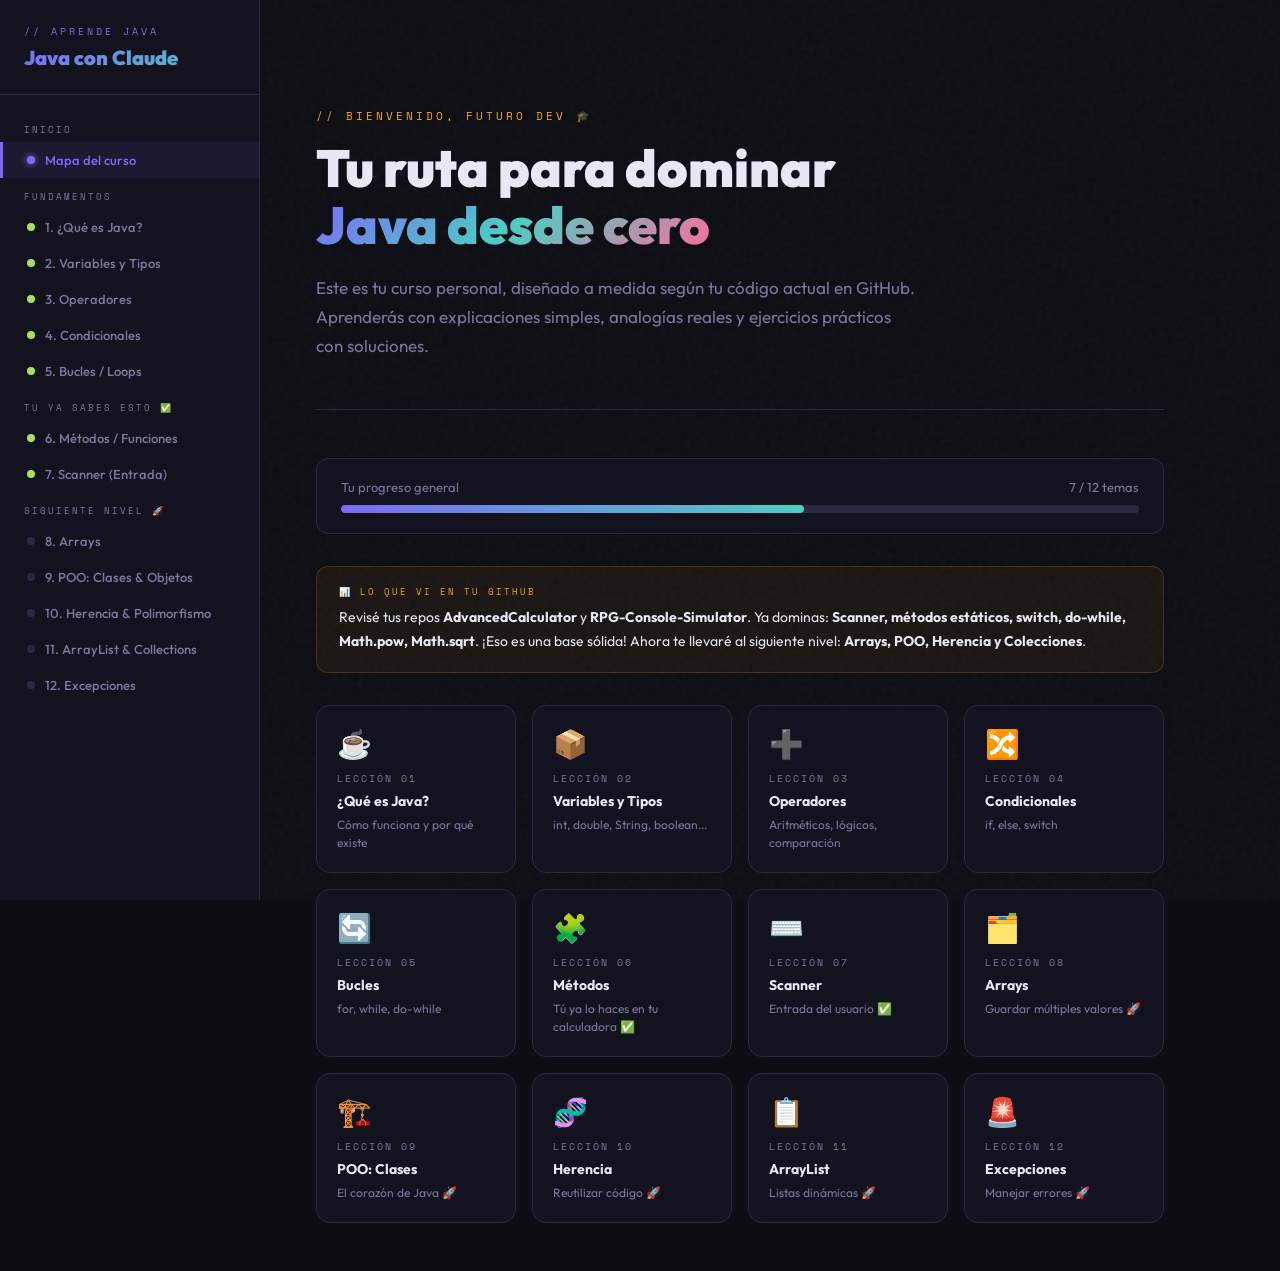
<file: java_resu/index.html>
<!DOCTYPE html>
<html lang="es">
<head>
<meta charset="UTF-8" />
<meta name="viewport" content="width=device-width, initial-scale=1.0" />
<title>Java con el Profe Claude</title>
<link href="https://fonts.googleapis.com/css2?family=Space+Mono:ital,wght@0,400;0,700;1,400&family=Outfit:wght@300;400;600;700;900&display=swap" rel="stylesheet" />
<link rel="stylesheet" href="styles.css" />
</head>
<body>

<button class="hamburger" onclick="toggleSidebar()">☰</button>

<!-- SIDEBAR -->
<nav class="sidebar" id="sidebar">
  <div class="sidebar-logo">
    <div class="logo-tag">// Aprende Java</div>
    <h2>Java con Claude</h2>
  </div>

  <div class="nav-section-title">Inicio</div>
  <div class="nav-item active" onclick="goTo('home')" data-id="home">
    <div class="dot done"></div> Mapa del curso
  </div>

  <div class="nav-section-title">Fundamentos</div>
  <div class="nav-item done" onclick="goTo('l1')" data-id="l1">
    <div class="dot done"></div> 1. ¿Qué es Java?
  </div>
  <div class="nav-item done" onclick="goTo('l2')" data-id="l2">
    <div class="dot done"></div> 2. Variables y Tipos
  </div>
  <div class="nav-item done" onclick="goTo('l3')" data-id="l3">
    <div class="dot done"></div> 3. Operadores
  </div>
  <div class="nav-item done" onclick="goTo('l4')" data-id="l4">
    <div class="dot done"></div> 4. Condicionales
  </div>
  <div class="nav-item done" onclick="goTo('l5')" data-id="l5">
    <div class="dot done"></div> 5. Bucles / Loops
  </div>

  <div class="nav-section-title">Tú ya sabes esto ✅</div>
  <div class="nav-item done" onclick="goTo('l6')" data-id="l6">
    <div class="dot done"></div> 6. Métodos / Funciones
  </div>
  <div class="nav-item done" onclick="goTo('l7')" data-id="l7">
    <div class="dot done"></div> 7. Scanner (Entrada)
  </div>

  <div class="nav-section-title">Siguiente nivel 🚀</div>
  <div class="nav-item" onclick="goTo('l8')" data-id="l8">
    <div class="dot"></div> 8. Arrays
  </div>
  <div class="nav-item" onclick="goTo('l9')" data-id="l9">
    <div class="dot"></div> 9. POO: Clases & Objetos
  </div>
  <div class="nav-item" onclick="goTo('l10')" data-id="l10">
    <div class="dot"></div> 10. Herencia & Polimorfismo
  </div>
  <div class="nav-item" onclick="goTo('l11')" data-id="l11">
    <div class="dot"></div> 11. ArrayList & Collections
  </div>
  <div class="nav-item" onclick="goTo('l12')" data-id="l12">
    <div class="dot"></div> 12. Excepciones
  </div>
</nav>

<!-- MAIN -->
<main class="main">

  <!-- ═══════════════════ HOME ═══════════════════ -->
  <div class="lesson active" id="home">
    <div class="hero">
      <div class="hero-tag">// Bienvenido, futuro dev 🎓</div>
      <h1>Tu ruta para dominar<br><span class="highlight">Java desde cero</span></h1>
      <p>Este es tu curso personal, diseñado a medida según tu código actual en GitHub. Aprenderás con explicaciones simples, analogías reales y ejercicios prácticos con soluciones.</p>
    </div>

    <div class="progress-wrap">
      <div class="progress-label">
        <span>Tu progreso general</span>
        <span id="progress-text">7 / 12 temas</span>
      </div>
      <div class="progress-bar-track">
        <div class="progress-bar-fill" style="width: 58%"></div>
      </div>
    </div>

    <div class="analogy">
      <div class="analogy-label">📊 Lo que vi en tu GitHub</div>
      <p>Revisé tus repos <strong>AdvancedCalculator</strong> y <strong>RPG-Console-Simulator</strong>. Ya dominas: <strong>Scanner, métodos estáticos, switch, do-while, Math.pow, Math.sqrt</strong>. ¡Eso es una base sólida! Ahora te llevaré al siguiente nivel: <strong>Arrays, POO, Herencia y Colecciones</strong>.</p>
    </div>

    <div class="home-grid">
      <div class="home-card" onclick="goTo('l1')">
        <div class="card-emoji">☕</div>
        <div class="card-num">LECCIÓN 01</div>
        <h3>¿Qué es Java?</h3>
        <p>Cómo funciona y por qué existe</p>
      </div>
      <div class="home-card" onclick="goTo('l2')">
        <div class="card-emoji">📦</div>
        <div class="card-num">LECCIÓN 02</div>
        <h3>Variables y Tipos</h3>
        <p>int, double, String, boolean...</p>
      </div>
      <div class="home-card" onclick="goTo('l3')">
        <div class="card-emoji">➕</div>
        <div class="card-num">LECCIÓN 03</div>
        <h3>Operadores</h3>
        <p>Aritméticos, lógicos, comparación</p>
      </div>
      <div class="home-card" onclick="goTo('l4')">
        <div class="card-emoji">🔀</div>
        <div class="card-num">LECCIÓN 04</div>
        <h3>Condicionales</h3>
        <p>if, else, switch</p>
      </div>
      <div class="home-card" onclick="goTo('l5')">
        <div class="card-emoji">🔄</div>
        <div class="card-num">LECCIÓN 05</div>
        <h3>Bucles</h3>
        <p>for, while, do-while</p>
      </div>
      <div class="home-card" onclick="goTo('l6')">
        <div class="card-emoji">🧩</div>
        <div class="card-num">LECCIÓN 06</div>
        <h3>Métodos</h3>
        <p>Tú ya lo haces en tu calculadora ✅</p>
      </div>
      <div class="home-card" onclick="goTo('l7')">
        <div class="card-emoji">⌨️</div>
        <div class="card-num">LECCIÓN 07</div>
        <h3>Scanner</h3>
        <p>Entrada del usuario ✅</p>
      </div>
      <div class="home-card" onclick="goTo('l8')">
        <div class="card-emoji">🗂️</div>
        <div class="card-num">LECCIÓN 08</div>
        <h3>Arrays</h3>
        <p>Guardar múltiples valores 🚀</p>
      </div>
      <div class="home-card" onclick="goTo('l9')">
        <div class="card-emoji">🏗️</div>
        <div class="card-num">LECCIÓN 09</div>
        <h3>POO: Clases</h3>
        <p>El corazón de Java 🚀</p>
      </div>
      <div class="home-card" onclick="goTo('l10')">
        <div class="card-emoji">🧬</div>
        <div class="card-num">LECCIÓN 10</div>
        <h3>Herencia</h3>
        <p>Reutilizar código 🚀</p>
      </div>
      <div class="home-card" onclick="goTo('l11')">
        <div class="card-emoji">📋</div>
        <div class="card-num">LECCIÓN 11</div>
        <h3>ArrayList</h3>
        <p>Listas dinámicas 🚀</p>
      </div>
      <div class="home-card" onclick="goTo('l12')">
        <div class="card-emoji">🚨</div>
        <div class="card-num">LECCIÓN 12</div>
        <h3>Excepciones</h3>
        <p>Manejar errores 🚀</p>
      </div>
    </div>
  </div>

  <!-- ═══════════════════ L1: QUÉ ES JAVA ═══════════════════ -->
  <div class="lesson" id="l1">
    <div class="lesson-header">
      <div class="lesson-emoji">☕</div>
      <div>
        <div class="lesson-num">LECCIÓN 01 — FUNDAMENTOS</div>
        <h2>¿Qué es Java?</h2>
      </div>
    </div>

    <div class="concept purple">
      <h3>☕ Java en una frase</h3>
      <p>Java es un <strong>lenguaje de programación</strong> que le dice a la computadora qué hacer, paso a paso. Se usa para apps Android, sistemas bancarios, videojuegos (Minecraft) y mucho más.</p>
    </div>

    <div class="analogy">
      <div class="analogy-label">🧠 Analogía del mundo real</div>
      <p>Imagina que la computadora es un chef que no habla tu idioma. Java es el <strong>idioma intermediario</strong>: tú escribes las instrucciones en Java, y Java se las traduce a la computadora en un lenguaje que ella entiende.</p>
    </div>

    <div class="concept teal">
      <h3>🔄 ¿Cómo funciona?</h3>
      <p>Tú escribes código → <strong>javac</strong> lo compila → se crea un archivo <code>.class</code> → la <strong>JVM</strong> (Java Virtual Machine) lo ejecuta en cualquier computadora.</p>
    </div>

    <div class="concept orange">
      <h3>📄 Tu primer programa Java</h3>
    </div>
    <div class="code-wrap">
      <div class="code-header">
        <div class="code-dots"><div class="code-dot"></div><div class="code-dot"></div><div class="code-dot"></div></div>
        <div class="code-filename">HolaMundo.java</div>
      </div>
      <pre><span class="kw">public class</span> <span class="class-name">HolaMundo</span> {

    <span class="kw">public static void</span> <span class="method">main</span>(<span class="type">String</span>[] args) {
        <span class="comment">// Esto le dice a la pantalla que imprima un texto</span>
        System.out.<span class="method">println</span>(<span class="str">"¡Hola, Mundo!"</span>);
    }

}</pre>
    </div>

    <div class="tip">
      <div class="tip-icon">💡</div>
      <p><strong>System.out.println()</strong> es como decirle a Java: "oye, imprime esto en la pantalla". El texto entre comillas <code>" "</code> es lo que aparecerá.</p>
    </div>

    <div class="exercise">
      <div class="exercise-label">✏️ Ejercicio 1</div>
      <h4>Tu presentación en pantalla</h4>
      <p>Escribe un programa que imprima en pantalla: tu nombre, tu edad y lo que quieres lograr aprendiendo Java. Cada cosa en una línea separada.</p>
      <div class="task">
        <p>📌 Ejemplo de salida esperada:<br>
        <code>Mi nombre es Ana</code><br>
        <code>Tengo 22 años</code><br>
        <code>Quiero crear apps para Android</code></p>
      </div>
      <button class="solution-toggle" onclick="toggleSolution(this)">
        <span class="arrow">▶</span> Ver solución
      </button>
      <div class="solution-content">
        <div class="code-wrap">
          <div class="code-header">
            <div class="code-dots"><div class="code-dot"></div><div class="code-dot"></div><div class="code-dot"></div></div>
            <div class="code-filename">Presentacion.java</div>
          </div>
          <pre><span class="kw">public class</span> <span class="class-name">Presentacion</span> {
    <span class="kw">public static void</span> <span class="method">main</span>(<span class="type">String</span>[] args) {
        System.out.<span class="method">println</span>(<span class="str">"Mi nombre es Ana"</span>);
        System.out.<span class="method">println</span>(<span class="str">"Tengo 22 años"</span>);
        System.out.<span class="method">println</span>(<span class="str">"Quiero crear apps para Android"</span>);
    }
}</pre>
        </div>
        <div class="tip"><div class="tip-icon">💡</div><p>Cada <code>println</code> pone el cursor en una nueva línea automáticamente. Si usas <code>print</code> (sin la "ln"), todo quedará en la misma línea.</p></div>
      </div>
    </div>

    <div class="lesson-nav">
      <button class="btn btn-ghost" onclick="goTo('home')">← Inicio</button>
      <button class="btn btn-primary" onclick="goTo('l2')">Variables y Tipos →</button>
    </div>
  </div>

  <!-- ═══════════════════ L2: VARIABLES ═══════════════════ -->
  <div class="lesson" id="l2">
    <div class="lesson-header">
      <div class="lesson-emoji">📦</div>
      <div>
        <div class="lesson-num">LECCIÓN 02 — FUNDAMENTOS</div>
        <h2>Variables y Tipos de Datos</h2>
      </div>
    </div>

    <div class="analogy">
      <div class="analogy-label">🧠 Analogía del mundo real</div>
      <p>Una variable es como una <strong>caja etiquetada</strong>. La caja tiene un nombre (ej: <code>edad</code>), un tipo (lo que puede guardar, ej: solo números enteros), y un contenido (el valor, ej: <code>22</code>).</p>
    </div>

    <div class="concept purple">
      <h3>📊 Los tipos más importantes</h3>
      <table>
        <thead><tr><th>Tipo</th><th>¿Para qué?</th><th>Ejemplo</th></tr></thead>
        <tbody>
          <tr><td>int</td><td>Números enteros</td><td><code>int edad = 22;</code></td></tr>
          <tr><td>double</td><td>Números con decimales</td><td><code>double precio = 9.99;</code></td></tr>
          <tr><td>String</td><td>Texto</td><td><code>String nombre = "Ana";</code></td></tr>
          <tr><td>boolean</td><td>Verdadero/Falso</td><td><code>boolean vivo = true;</code></td></tr>
          <tr><td>char</td><td>Un solo carácter</td><td><code>char letra = 'A';</code></td></tr>
        </tbody>
      </table>
    </div>

    <div class="code-wrap">
      <div class="code-header">
        <div class="code-dots"><div class="code-dot"></div><div class="code-dot"></div><div class="code-dot"></div></div>
        <div class="code-filename">Variables.java</div>
      </div>
      <pre><span class="kw">public class</span> <span class="class-name">Variables</span> {
    <span class="kw">public static void</span> <span class="method">main</span>(<span class="type">String</span>[] args) {

        <span class="comment">// Declarar y asignar variables</span>
        <span class="type">int</span> edad = <span class="num">22</span>;
        <span class="type">double</span> altura = <span class="num">1.75</span>;
        <span class="type">String</span> nombre = <span class="str">"Ana"</span>;
        <span class="type">boolean</span> estudia = <span class="kw">true</span>;

        <span class="comment">// Usar las variables</span>
        System.out.<span class="method">println</span>(<span class="str">"Nombre: "</span> + nombre);
        System.out.<span class="method">println</span>(<span class="str">"Edad: "</span> + edad);
        System.out.<span class="method">println</span>(<span class="str">"Altura: "</span> + altura);
        System.out.<span class="method">println</span>(<span class="str">"¿Estudia?: "</span> + estudia);
    }
}</pre>
    </div>

    <div class="tip">
      <div class="tip-icon">💡</div>
      <p>El <code>+</code> entre un texto y una variable los une. <code>"Edad: " + edad</code> produce <code>"Edad: 22"</code>. Esto se llama <strong>concatenación</strong>.</p>
    </div>

    <div class="warning">
      <div class="warning-icon">⚠️</div>
      <p><strong>¡Cuidado!</strong> En Java, los tipos importan. No puedes guardar texto en un <code>int</code> ni un número decimal en un <code>int</code> sin perder la parte decimal.</p>
    </div>

    <div class="exercise">
      <div class="exercise-label">✏️ Ejercicio 2</div>
      <h4>Ficha de personaje RPG</h4>
      <p>Crea variables para describir un personaje de un juego RPG (ya hiciste un RPG en GitHub 😉). Necesitas: nombre, nivel, vida (con decimales), y si está vivo.</p>
      <div class="task">
        <p>📌 Salida esperada:<br>
        <code>Personaje: Shadowblade</code><br>
        <code>Nivel: 5</code><br>
        <code>Vida: 87.5</code><br>
        <code>¿Vivo?: true</code></p>
      </div>
      <button class="solution-toggle" onclick="toggleSolution(this)">
        <span class="arrow">▶</span> Ver solución
      </button>
      <div class="solution-content">
        <div class="code-wrap">
          <div class="code-header">
            <div class="code-dots"><div class="code-dot"></div><div class="code-dot"></div><div class="code-dot"></div></div>
            <div class="code-filename">PersonajeRPG.java</div>
          </div>
          <pre><span class="kw">public class</span> <span class="class-name">PersonajeRPG</span> {
    <span class="kw">public static void</span> <span class="method">main</span>(<span class="type">String</span>[] args) {
        <span class="type">String</span> nombre = <span class="str">"Shadowblade"</span>;
        <span class="type">int</span> nivel = <span class="num">5</span>;
        <span class="type">double</span> vida = <span class="num">87.5</span>;
        <span class="type">boolean</span> vivo = <span class="kw">true</span>;

        System.out.<span class="method">println</span>(<span class="str">"Personaje: "</span> + nombre);
        System.out.<span class="method">println</span>(<span class="str">"Nivel: "</span> + nivel);
        System.out.<span class="method">println</span>(<span class="str">"Vida: "</span> + vida);
        System.out.<span class="method">println</span>(<span class="str">"¿Vivo?: "</span> + vivo);
    }
}</pre>
        </div>
      </div>
    </div>

    <div class="lesson-nav">
      <button class="btn btn-ghost" onclick="goTo('l1')">← ¿Qué es Java?</button>
      <button class="btn btn-primary" onclick="goTo('l3')">Operadores →</button>
    </div>
  </div>

  <!-- ═══════════════════ L3: OPERADORES ═══════════════════ -->
  <div class="lesson" id="l3">
    <div class="lesson-header">
      <div class="lesson-emoji">➕</div>
      <div>
        <div class="lesson-num">LECCIÓN 03 — FUNDAMENTOS</div>
        <h2>Operadores</h2>
      </div>
    </div>

    <div class="concept purple">
      <h3>🔢 Operadores Aritméticos</h3>
      <table>
        <thead><tr><th>Operador</th><th>Significado</th><th>Ejemplo</th><th>Resultado</th></tr></thead>
        <tbody>
          <tr><td>+</td><td>Suma</td><td><code>5 + 3</code></td><td>8</td></tr>
          <tr><td>-</td><td>Resta</td><td><code>10 - 4</code></td><td>6</td></tr>
          <tr><td>*</td><td>Multiplicación</td><td><code>3 * 4</code></td><td>12</td></tr>
          <tr><td>/</td><td>División</td><td><code>10 / 2</code></td><td>5</td></tr>
          <tr><td>%</td><td>Módulo (residuo)</td><td><code>10 % 3</code></td><td>1</td></tr>
        </tbody>
      </table>
    </div>

    <div class="concept teal">
      <h3>⚖️ Operadores de Comparación (retornan boolean)</h3>
      <table>
        <thead><tr><th>Operador</th><th>Significado</th><th>Ejemplo</th><th>Resultado</th></tr></thead>
        <tbody>
          <tr><td>==</td><td>¿Es igual?</td><td><code>5 == 5</code></td><td>true</td></tr>
          <tr><td>!=</td><td>¿Es diferente?</td><td><code>5 != 3</code></td><td>true</td></tr>
          <tr><td>&gt;</td><td>Mayor que</td><td><code>8 > 3</code></td><td>true</td></tr>
          <tr><td>&lt;</td><td>Menor que</td><td><code>2 < 7</code></td><td>true</td></tr>
          <tr><td>&gt;=</td><td>Mayor o igual</td><td><code>5 >= 5</code></td><td>true</td></tr>
        </tbody>
      </table>
    </div>

    <div class="concept pink">
      <h3>🧠 Operadores Lógicos</h3>
      <table>
        <thead><tr><th>Operador</th><th>Significado</th><th>Ejemplo</th></tr></thead>
        <tbody>
          <tr><td>&&</td><td>Y (ambos true)</td><td><code>edad >= 18 && tieneId == true</code></td></tr>
          <tr><td>||</td><td>O (uno true basta)</td><td><code>esMiembro || pagó</code></td></tr>
          <tr><td>!</td><td>Negación</td><td><code>!vivo</code> (si vivo=true → false)</td></tr>
        </tbody>
      </table>
    </div>

    <div class="tip">
      <div class="tip-icon">💡</div>
      <p>El <strong>módulo (%)</strong> ya lo usas en tu calculadora. Sirve para saber si un número es par: <code>numero % 2 == 0</code> significa que es par.</p>
    </div>

    <div class="exercise">
      <div class="exercise-label">✏️ Ejercicio 3</div>
      <h4>Calculadora básica mejorada</h4>
      <p>Declara dos variables <code>a = 15</code> y <code>b = 4</code>. Luego imprime: la suma, la resta, la multiplicación, la división (con decimales), el módulo, si <code>a</code> es mayor que <code>b</code>, y si ambos son positivos.</p>
      <div class="task">
        <p>📌 Salida esperada:<br>
        <code>Suma: 19</code> <code>Resta: 11</code> <code>Multiplicación: 60</code><br>
        <code>División: 3.75</code> <code>Módulo: 3</code><br>
        <code>¿a > b?: true</code> <code>¿Ambos positivos?: true</code></p>
      </div>
      <button class="solution-toggle" onclick="toggleSolution(this)">
        <span class="arrow">▶</span> Ver solución
      </button>
      <div class="solution-content">
        <div class="code-wrap">
          <div class="code-header">
            <div class="code-dots"><div class="code-dot"></div><div class="code-dot"></div><div class="code-dot"></div></div>
            <div class="code-filename">Operadores.java</div>
          </div>
          <pre><span class="kw">public class</span> <span class="class-name">Operadores</span> {
    <span class="kw">public static void</span> <span class="method">main</span>(<span class="type">String</span>[] args) {
        <span class="type">int</span> a = <span class="num">15</span>;
        <span class="type">int</span> b = <span class="num">4</span>;

        System.out.<span class="method">println</span>(<span class="str">"Suma: "</span> + (a + b));
        System.out.<span class="method">println</span>(<span class="str">"Resta: "</span> + (a - b));
        System.out.<span class="method">println</span>(<span class="str">"Multiplicación: "</span> + (a * b));
        System.out.<span class="method">println</span>(<span class="str">"División: "</span> + (<span class="type">double</span>) a / b);
        System.out.<span class="method">println</span>(<span class="str">"Módulo: "</span> + (a % b));
        System.out.<span class="method">println</span>(<span class="str">"¿a > b?: "</span> + (a > b));
        System.out.<span class="method">println</span>(<span class="str">"¿Ambos positivos?: "</span> + (a > <span class="num">0</span> && b > <span class="num">0</span>));
    }
}</pre>
        </div>
        <div class="tip"><div class="tip-icon">💡</div><p>El truco <code>(double) a / b</code> se llama <strong>casting</strong>: convierte temporalmente <code>a</code> a decimal para que la división no pierda los decimales.</p></div>
      </div>
    </div>

    <div class="lesson-nav">
      <button class="btn btn-ghost" onclick="goTo('l2')">← Variables</button>
      <button class="btn btn-primary" onclick="goTo('l4')">Condicionales →</button>
    </div>
  </div>

  <!-- ═══════════════════ L4: CONDICIONALES ═══════════════════ -->
  <div class="lesson" id="l4">
    <div class="lesson-header">
      <div class="lesson-emoji">🔀</div>
      <div>
        <div class="lesson-num">LECCIÓN 04 — FUNDAMENTOS</div>
        <h2>Condicionales: if, else, switch</h2>
      </div>
    </div>

    <div class="analogy">
      <div class="analogy-label">🧠 Analogía</div>
      <p>Es como un semáforo: <strong>si</strong> está en verde → avanza. <strong>Si no</strong>, si está en amarillo → precaución. <strong>Si no</strong> → detente. El programa toma decisiones igual.</p>
    </div>

    <div class="concept purple">
      <h3>🔵 if / else if / else</h3>
    </div>
    <div class="code-wrap">
      <div class="code-header">
        <div class="code-dots"><div class="code-dot"></div><div class="code-dot"></div><div class="code-dot"></div></div>
        <div class="code-filename">Condicional.java</div>
      </div>
      <pre><span class="type">int</span> edad = <span class="num">17</span>;

<span class="kw">if</span> (edad >= <span class="num">18</span>) {
    System.out.<span class="method">println</span>(<span class="str">"Puedes entrar"</span>);
} <span class="kw">else if</span> (edad >= <span class="num">15</span>) {
    System.out.<span class="method">println</span>(<span class="str">"Entra solo con un adulto"</span>);
} <span class="kw">else</span> {
    System.out.<span class="method">println</span>(<span class="str">"No puedes entrar"</span>);
}
<span class="comment">// Output: "Entra solo con un adulto"</span></pre>
    </div>

    <div class="concept teal">
      <h3>🔵 switch — Perfecto para menús (ya lo usas en tu calculadora)</h3>
    </div>
    <div class="code-wrap">
      <div class="code-header">
        <div class="code-dots"><div class="code-dot"></div><div class="code-dot"></div><div class="code-dot"></div></div>
        <div class="code-filename">Switch.java</div>
      </div>
      <pre><span class="type">int</span> dia = <span class="num">3</span>;

<span class="kw">switch</span> (dia) {
    <span class="kw">case</span> <span class="num">1</span> -> System.out.<span class="method">println</span>(<span class="str">"Lunes"</span>);
    <span class="kw">case</span> <span class="num">2</span> -> System.out.<span class="method">println</span>(<span class="str">"Martes"</span>);
    <span class="kw">case</span> <span class="num">3</span> -> System.out.<span class="method">println</span>(<span class="str">"Miércoles"</span>);
    <span class="kw">default</span> -> System.out.<span class="method">println</span>(<span class="str">"Otro día"</span>);
}
<span class="comment">// Output: "Miércoles"</span></pre>
    </div>

    <div class="exercise">
      <div class="exercise-label">✏️ Ejercicio 4</div>
      <h4>Sistema de notas escolar</h4>
      <p>Dado un puntaje del 0 al 100, imprime si el estudiante: Reprueba (&lt;60), Aprueba (60-74), Bien (75-89), o Excelente (90-100).</p>
      <div class="task"><p>📌 Con <code>int puntaje = 83</code> → debe imprimir: <code>Resultado: Bien</code></p></div>
      <button class="solution-toggle" onclick="toggleSolution(this)">
        <span class="arrow">▶</span> Ver solución
      </button>
      <div class="solution-content">
        <div class="code-wrap">
          <div class="code-header">
            <div class="code-dots"><div class="code-dot"></div><div class="code-dot"></div><div class="code-dot"></div></div>
            <div class="code-filename">Notas.java</div>
          </div>
          <pre><span class="kw">public class</span> <span class="class-name">Notas</span> {
    <span class="kw">public static void</span> <span class="method">main</span>(<span class="type">String</span>[] args) {
        <span class="type">int</span> puntaje = <span class="num">83</span>;
        <span class="type">String</span> resultado;

        <span class="kw">if</span> (puntaje >= <span class="num">90</span>) {
            resultado = <span class="str">"Excelente"</span>;
        } <span class="kw">else if</span> (puntaje >= <span class="num">75</span>) {
            resultado = <span class="str">"Bien"</span>;
        } <span class="kw">else if</span> (puntaje >= <span class="num">60</span>) {
            resultado = <span class="str">"Aprueba"</span>;
        } <span class="kw">else</span> {
            resultado = <span class="str">"Reprueba"</span>;
        }

        System.out.<span class="method">println</span>(<span class="str">"Resultado: "</span> + resultado);
    }
}</pre>
        </div>
      </div>
    </div>

    <div class="lesson-nav">
      <button class="btn btn-ghost" onclick="goTo('l3')">← Operadores</button>
      <button class="btn btn-primary" onclick="goTo('l5')">Bucles →</button>
    </div>
  </div>

  <!-- ═══════════════════ L5: BUCLES ═══════════════════ -->
  <div class="lesson" id="l5">
    <div class="lesson-header">
      <div class="lesson-emoji">🔄</div>
      <div>
        <div class="lesson-num">LECCIÓN 05 — FUNDAMENTOS</div>
        <h2>Bucles: for, while, do-while</h2>
      </div>
    </div>

    <div class="analogy">
      <div class="analogy-label">🧠 Analogía</div>
      <p>Un bucle es como una <strong>lavadora</strong>: repite el ciclo de lavado X veces hasta que la ropa esté limpia. En Java, repetimos instrucciones hasta que se cumpla una condición.</p>
    </div>

    <div class="concept purple">
      <h3>🔵 for — Cuando sabes cuántas veces repetir</h3>
    </div>
    <div class="code-wrap">
      <div class="code-header">
        <div class="code-dots"><div class="code-dot"></div><div class="code-dot"></div><div class="code-dot"></div></div>
        <div class="code-filename">BucleFor.java</div>
      </div>
      <pre><span class="comment">// Contar del 1 al 5</span>
<span class="kw">for</span> (<span class="type">int</span> i = <span class="num">1</span>; i <= <span class="num">5</span>; i++) {
    System.out.<span class="method">println</span>(<span class="str">"Número: "</span> + i);
}
<span class="comment">// i=1 → imprime → i se vuelve 2 → imprime → ... → i=6 → para</span></pre>
    </div>

    <div class="concept teal">
      <h3>🔵 while — Cuando no sabes cuántas veces</h3>
    </div>
    <div class="code-wrap">
      <div class="code-header">
        <div class="code-dots"><div class="code-dot"></div><div class="code-dot"></div><div class="code-dot"></div></div>
        <div class="code-filename">BucleWhile.java</div>
      </div>
      <pre><span class="type">int</span> vida = <span class="num">100</span>;
<span class="kw">while</span> (vida > <span class="num">0</span>) {
    vida -= <span class="num">25</span>;  <span class="comment">// vida = vida - 25</span>
    System.out.<span class="method">println</span>(<span class="str">"Vida restante: "</span> + vida);
}
<span class="comment">// 75, 50, 25, 0 → para porque vida ya no es > 0</span></pre>
    </div>

    <div class="concept orange">
      <h3>🔵 do-while — Se ejecuta AL MENOS una vez (ya lo usas en tu calculadora)</h3>
    </div>
    <div class="code-wrap">
      <div class="code-header">
        <div class="code-dots"><div class="code-dot"></div><div class="code-dot"></div><div class="code-dot"></div></div>
        <div class="code-filename">DoWhile.java</div>
      </div>
      <pre><span class="type">int</span> intentos = <span class="num">0</span>;
<span class="kw">do</span> {
    System.out.<span class="method">println</span>(<span class="str">"Intento número: "</span> + (intentos + <span class="num">1</span>));
    intentos++;
} <span class="kw">while</span> (intentos < <span class="num">3</span>);
<span class="comment">// Imprime: Intento 1, 2, 3</span></pre>
    </div>

    <div class="exercise">
      <div class="exercise-label">✏️ Ejercicio 5</div>
      <h4>Tabla de multiplicar</h4>
      <p>Usando un bucle <code>for</code>, imprime la tabla de multiplicar del número 7 (del 1 al 10).</p>
      <div class="task"><p>📌 Salida esperada:<br><code>7 x 1 = 7</code><br><code>7 x 2 = 14</code><br>...<br><code>7 x 10 = 70</code></p></div>
      <button class="solution-toggle" onclick="toggleSolution(this)">
        <span class="arrow">▶</span> Ver solución
      </button>
      <div class="solution-content">
        <div class="code-wrap">
          <div class="code-header">
            <div class="code-dots"><div class="code-dot"></div><div class="code-dot"></div><div class="code-dot"></div></div>
            <div class="code-filename">TablaMultiplicar.java</div>
          </div>
          <pre><span class="kw">public class</span> <span class="class-name">TablaMultiplicar</span> {
    <span class="kw">public static void</span> <span class="method">main</span>(<span class="type">String</span>[] args) {
        <span class="type">int</span> numero = <span class="num">7</span>;
        <span class="kw">for</span> (<span class="type">int</span> i = <span class="num">1</span>; i <= <span class="num">10</span>; i++) {
            System.out.<span class="method">println</span>(numero + <span class="str">" x "</span> + i + <span class="str">" = "</span> + (numero * i));
        }
    }
}</pre>
        </div>
      </div>
    </div>

    <div class="lesson-nav">
      <button class="btn btn-ghost" onclick="goTo('l4')">← Condicionales</button>
      <button class="btn btn-primary" onclick="goTo('l6')">Métodos →</button>
    </div>
  </div>

  <!-- ═══════════════════ L6: MÉTODOS ═══════════════════ -->
  <div class="lesson" id="l6">
    <div class="lesson-header">
      <div class="lesson-emoji">🧩</div>
      <div>
        <div class="lesson-num">LECCIÓN 06 — YA LO SABES ✅</div>
        <h2>Métodos y Funciones</h2>
      </div>
    </div>

    <div class="tip">
      <div class="tip-icon">🏆</div>
      <p><strong>¡Ya dominas esto!</strong> Tu calculadora usa métodos como <code>sumar()</code>, <code>dividir()</code>, <code>leerNumero()</code>. Esta lección profundiza el concepto para que lo entiendas aún mejor.</p>
    </div>

    <div class="analogy">
      <div class="analogy-label">🧠 Analogía</div>
      <p>Un método es como una <strong>receta de cocina</strong>: le das ingredientes (parámetros), sigue los pasos, y te devuelve el platillo (return). Puedes usar la receta cuantas veces quieras sin reescribirla.</p>
    </div>

    <div class="concept purple">
      <h3>📐 Anatomía de un método</h3>
    </div>
    <div class="code-wrap">
      <div class="code-header">
        <div class="code-dots"><div class="code-dot"></div><div class="code-dot"></div><div class="code-dot"></div></div>
        <div class="code-filename">Metodos.java</div>
      </div>
      <pre><span class="comment">//   [acceso] [tipo retorno] [nombre]  ([parámetros])</span>
<span class="kw">public static</span>    <span class="type">int</span>         <span class="method">sumar</span>   (<span class="type">int</span> a, <span class="type">int</span> b) {
    <span class="kw">return</span> a + b;  <span class="comment">// Devuelve el resultado</span>
}

<span class="comment">// Si no devuelve nada, el tipo es "void"</span>
<span class="kw">public static</span>    <span class="type">void</span>       <span class="method">saludar</span>  (<span class="type">String</span> nombre) {
    System.out.<span class="method">println</span>(<span class="str">"Hola, "</span> + nombre);
}

<span class="comment">// Llamar los métodos desde main:</span>
<span class="type">int</span> resultado = <span class="method">sumar</span>(<span class="num">3</span>, <span class="num">4</span>);      <span class="comment">// resultado = 7</span>
<span class="method">saludar</span>(<span class="str">"Ana"</span>);                    <span class="comment">// imprime "Hola, Ana"</span></pre>
    </div>

    <div class="exercise">
      <div class="exercise-label">✏️ Ejercicio 6</div>
      <h4>Calculadora de daño RPG</h4>
      <p>Crea un método <code>calcularDanio</code> que reciba el ataque y la defensa del enemigo, y retorne el daño real (<code>ataque - defensa</code>, mínimo 0). Luego crea otro método <code>estaVivo</code> que reciba la vida y retorne <code>true</code> si es mayor que 0.</p>
      <div class="task"><p>📌 Prueba con: ataque=45, defensa=20, vida=30<br>→ <code>Daño causado: 25</code> / <code>¿Sigue vivo?: true</code></p></div>
      <button class="solution-toggle" onclick="toggleSolution(this)">
        <span class="arrow">▶</span> Ver solución
      </button>
      <div class="solution-content">
        <div class="code-wrap">
          <div class="code-header">
            <div class="code-dots"><div class="code-dot"></div><div class="code-dot"></div><div class="code-dot"></div></div>
            <div class="code-filename">DanioRPG.java</div>
          </div>
          <pre><span class="kw">public class</span> <span class="class-name">DanioRPG</span> {

    <span class="kw">public static int</span> <span class="method">calcularDanio</span>(<span class="type">int</span> ataque, <span class="type">int</span> defensa) {
        <span class="type">int</span> danio = ataque - defensa;
        <span class="kw">return</span> danio > <span class="num">0</span> ? danio : <span class="num">0</span>;
    }

    <span class="kw">public static boolean</span> <span class="method">estaVivo</span>(<span class="type">int</span> vida) {
        <span class="kw">return</span> vida > <span class="num">0</span>;
    }

    <span class="kw">public static void</span> <span class="method">main</span>(<span class="type">String</span>[] args) {
        <span class="type">int</span> danio = <span class="method">calcularDanio</span>(<span class="num">45</span>, <span class="num">20</span>);
        <span class="type">int</span> vida = <span class="num">30</span>;

        System.out.<span class="method">println</span>(<span class="str">"Daño causado: "</span> + danio);
        System.out.<span class="method">println</span>(<span class="str">"¿Sigue vivo?: "</span> + <span class="method">estaVivo</span>(vida));
    }
}</pre>
        </div>
        <div class="tip"><div class="tip-icon">💡</div><p>El <code>danio > 0 ? danio : 0</code> es el <strong>operador ternario</strong>: una forma corta de escribir un if-else de una línea. Lee: "si danio > 0, retorna danio, si no, retorna 0".</p></div>
      </div>
    </div>

    <div class="lesson-nav">
      <button class="btn btn-ghost" onclick="goTo('l5')">← Bucles</button>
      <button class="btn btn-primary" onclick="goTo('l7')">Scanner →</button>
    </div>
  </div>

  <!-- ═══════════════════ L7: SCANNER ═══════════════════ -->
  <div class="lesson" id="l7">
    <div class="lesson-header">
      <div class="lesson-emoji">⌨️</div>
      <div>
        <div class="lesson-num">LECCIÓN 07 — YA LO SABES ✅</div>
        <h2>Scanner — Entrada del Usuario</h2>
      </div>
    </div>

    <div class="tip">
      <div class="tip-icon">🏆</div>
      <p>Ya usas <code>Scanner</code> perfectamente en tu calculadora. Aquí aprenderás los métodos más útiles y el truco del <code>nextLine()</code> que a veces falla.</p>
    </div>

    <div class="code-wrap">
      <div class="code-header">
        <div class="code-dots"><div class="code-dot"></div><div class="code-dot"></div><div class="code-dot"></div></div>
        <div class="code-filename">Scanner.java</div>
      </div>
      <pre><span class="kw">import</span> java.util.Scanner;

<span class="kw">public class</span> <span class="class-name">EntradaUsuario</span> {
    <span class="kw">public static void</span> <span class="method">main</span>(<span class="type">String</span>[] args) {
        <span class="type">Scanner</span> sc = <span class="kw">new</span> <span class="type">Scanner</span>(System.in);

        System.out.<span class="method">print</span>(<span class="str">"Tu nombre: "</span>);
        <span class="type">String</span> nombre = sc.<span class="method">nextLine</span>();   <span class="comment">// Lee texto</span>

        System.out.<span class="method">print</span>(<span class="str">"Tu edad: "</span>);
        <span class="type">int</span> edad = sc.<span class="method">nextInt</span>();          <span class="comment">// Lee entero</span>

        System.out.<span class="method">print</span>(<span class="str">"Tu altura: "</span>);
        <span class="type">double</span> altura = sc.<span class="method">nextDouble</span>(); <span class="comment">// Lee decimal</span>

        sc.<span class="method">close</span>();
        System.out.<span class="method">println</span>(<span class="str">"Hola "</span> + nombre + <span class="str">", "</span> + edad + <span class="str">" años, "</span> + altura + <span class="str">"m"</span>);
    }
}</pre>
    </div>

    <div class="warning">
      <div class="warning-icon">⚠️</div>
      <p><strong>El bug más común:</strong> Si usas <code>nextInt()</code> y luego <code>nextLine()</code>, el primer <code>nextLine()</code> captura el ENTER que dejó <code>nextInt</code>. Solución: agrega un <code>sc.nextLine()</code> vacío entre ellos. ¡Ya lo haces en tu calculadora con ese bloque de ENTER!</p>
    </div>

    <div class="exercise">
      <div class="exercise-label">✏️ Ejercicio 7</div>
      <h4>Registro de jugador interactivo</h4>
      <p>Pide al usuario: nombre del personaje, nivel inicial, y clase (guerrero/mago/arquero). Luego muestra un resumen con esa info.</p>
      <div class="task"><p>📌 Ejemplo de interacción:<br><code>Nombre de tu personaje: Kael</code><br><code>Nivel inicial (1-5): 3</code><br><code>Clase: Mago</code><br><code>--- PERSONAJE CREADO ---</code><br><code>Kael | Nivel 3 | Clase: Mago</code></p></div>
      <button class="solution-toggle" onclick="toggleSolution(this)">
        <span class="arrow">▶</span> Ver solución
      </button>
      <div class="solution-content">
        <div class="code-wrap">
          <div class="code-header">
            <div class="code-dots"><div class="code-dot"></div><div class="code-dot"></div><div class="code-dot"></div></div>
            <div class="code-filename">RegistroJugador.java</div>
          </div>
          <pre><span class="kw">import</span> java.util.Scanner;

<span class="kw">public class</span> <span class="class-name">RegistroJugador</span> {
    <span class="kw">public static void</span> <span class="method">main</span>(<span class="type">String</span>[] args) {
        <span class="type">Scanner</span> sc = <span class="kw">new</span> <span class="type">Scanner</span>(System.in);

        System.out.<span class="method">print</span>(<span class="str">"Nombre de tu personaje: "</span>);
        <span class="type">String</span> nombre = sc.<span class="method">nextLine</span>();

        System.out.<span class="method">print</span>(<span class="str">"Nivel inicial (1-5): "</span>);
        <span class="type">int</span> nivel = sc.<span class="method">nextInt</span>();
        sc.<span class="method">nextLine</span>(); <span class="comment">// limpiar el ENTER</span>

        System.out.<span class="method">print</span>(<span class="str">"Clase: "</span>);
        <span class="type">String</span> clase = sc.<span class="method">nextLine</span>();

        System.out.<span class="method">println</span>(<span class="str">"--- PERSONAJE CREADO ---"</span>);
        System.out.<span class="method">println</span>(nombre + <span class="str">" | Nivel "</span> + nivel + <span class="str">" | Clase: "</span> + clase);

        sc.<span class="method">close</span>();
    }
}</pre>
        </div>
      </div>
    </div>

    <div class="lesson-nav">
      <button class="btn btn-ghost" onclick="goTo('l6')">← Métodos</button>
      <button class="btn btn-primary" onclick="goTo('l8')">Arrays 🚀 →</button>
    </div>
  </div>

  <!-- ═══════════════════ L8: ARRAYS ═══════════════════ -->
  <div class="lesson" id="l8">
    <div class="lesson-header">
      <div class="lesson-emoji">🗂️</div>
      <div>
        <div class="lesson-num">LECCIÓN 08 — SIGUIENTE NIVEL 🚀</div>
        <h2>Arrays — Guardar múltiples valores</h2>
      </div>
    </div>

    <div class="analogy">
      <div class="analogy-label">🧠 Analogía</div>
      <p>Hasta ahora guardabas un valor en una variable, como poner un libro en una caja. Un <strong>array</strong> es una estantería: guarda muchos libros en orden, y cada uno tiene su número de posición (índice, empezando desde 0).</p>
    </div>

    <div class="concept purple">
      <h3>📐 Crear y usar arrays</h3>
    </div>
    <div class="code-wrap">
      <div class="code-header">
        <div class="code-dots"><div class="code-dot"></div><div class="code-dot"></div><div class="code-dot"></div></div>
        <div class="code-filename">Arrays.java</div>
      </div>
      <pre><span class="comment">// Crear un array de 5 enteros</span>
<span class="type">int</span>[] numeros = {<span class="num">10</span>, <span class="num">20</span>, <span class="num">30</span>, <span class="num">40</span>, <span class="num">50</span>};
<span class="comment">//                0    1    2    3    4   ← índices</span>

System.out.<span class="method">println</span>(numeros[<span class="num">0</span>]);  <span class="comment">// 10 (primer elemento)</span>
System.out.<span class="method">println</span>(numeros[<span class="num">2</span>]);  <span class="comment">// 30 (tercer elemento)</span>
System.out.<span class="method">println</span>(numeros.<span class="method">length</span>); <span class="comment">// 5 (tamaño)</span>

<span class="comment">// Recorrer un array con for</span>
<span class="kw">for</span> (<span class="type">int</span> i = <span class="num">0</span>; i < numeros.<span class="method">length</span>; i++) {
    System.out.<span class="method">println</span>(<span class="str">"Posición "</span> + i + <span class="str">": "</span> + numeros[i]);
}

<span class="comment">// For-each: más simple cuando no necesitas el índice</span>
<span class="kw">for</span> (<span class="type">int</span> n : numeros) {
    System.out.<span class="method">println</span>(n);
}</pre>
    </div>

    <div class="warning">
      <div class="warning-icon">⚠️</div>
      <p><strong>¡Cuidado con los índices!</strong> Un array de 5 elementos tiene índices del 0 al 4. Si intentas acceder a <code>numeros[5]</code>, Java lanzará un error <code>ArrayIndexOutOfBoundsException</code>.</p>
    </div>

    <div class="concept teal">
      <h3>🗃️ Array de Strings</h3>
    </div>
    <div class="code-wrap">
      <div class="code-header">
        <div class="code-dots"><div class="code-dot"></div><div class="code-dot"></div><div class="code-dot"></div></div>
        <div class="code-filename">ArrayStrings.java</div>
      </div>
      <pre><span class="type">String</span>[] jugadores = {<span class="str">"Ana"</span>, <span class="str">"Luis"</span>, <span class="str">"Marta"</span>};

<span class="kw">for</span> (<span class="type">String</span> j : jugadores) {
    System.out.<span class="method">println</span>(<span class="str">"Jugador: "</span> + j);
}</pre>
    </div>

    <div class="exercise">
      <div class="exercise-label">✏️ Ejercicio 8</div>
      <h4>Inventario del personaje RPG</h4>
      <p>Crea un array con 5 ítems del inventario de tu personaje. Luego imprime todos los ítems con su número de posición, y al final imprime cuántos ítems tiene en total.</p>
      <div class="task"><p>📌 Salida esperada:<br><code>[0] Espada de fuego</code><br><code>[1] Escudo de roble</code><br><code>...</code><br><code>Total de ítems: 5</code></p></div>
      <button class="solution-toggle" onclick="toggleSolution(this)">
        <span class="arrow">▶</span> Ver solución
      </button>
      <div class="solution-content">
        <div class="code-wrap">
          <div class="code-header">
            <div class="code-dots"><div class="code-dot"></div><div class="code-dot"></div><div class="code-dot"></div></div>
            <div class="code-filename">InventarioRPG.java</div>
          </div>
          <pre><span class="kw">public class</span> <span class="class-name">InventarioRPG</span> {
    <span class="kw">public static void</span> <span class="method">main</span>(<span class="type">String</span>[] args) {
        <span class="type">String</span>[] inventario = {
            <span class="str">"Espada de fuego"</span>,
            <span class="str">"Escudo de roble"</span>,
            <span class="str">"Poción de vida"</span>,
            <span class="str">"Arco élfico"</span>,
            <span class="str">"Mapa del tesoro"</span>
        };

        System.out.<span class="method">println</span>(<span class="str">"=== INVENTARIO ==="</span>);
        <span class="kw">for</span> (<span class="type">int</span> i = <span class="num">0</span>; i < inventario.<span class="method">length</span>; i++) {
            System.out.<span class="method">println</span>(<span class="str">"["</span> + i + <span class="str">"] "</span> + inventario[i]);
        }
        System.out.<span class="method">println</span>(<span class="str">"Total de ítems: "</span> + inventario.<span class="method">length</span>);
    }
}</pre>
        </div>
      </div>
    </div>

    <div class="lesson-nav">
      <button class="btn btn-ghost" onclick="goTo('l7')">← Scanner</button>
      <button class="btn btn-primary" onclick="goTo('l9')">POO: Clases →</button>
    </div>
  </div>

  <!-- ═══════════════════ L9: POO ═══════════════════ -->
  <div class="lesson" id="l9">
    <div class="lesson-header">
      <div class="lesson-emoji">🏗️</div>
      <div>
        <div class="lesson-num">LECCIÓN 09 — SIGUIENTE NIVEL 🚀</div>
        <h2>POO: Clases y Objetos</h2>
      </div>
    </div>

    <div class="analogy">
      <div class="analogy-label">🧠 Analogía CLAVE</div>
      <p>Una <strong>Clase</strong> es como el plano de una casa. Define cómo será: cuántos cuartos, cuántos baños. Un <strong>Objeto</strong> es la casa real construida a partir de ese plano. Puedes construir 100 casas del mismo plano, todas distintas pero con la misma estructura.</p>
    </div>

    <div class="concept purple">
      <h3>🏗️ Crear una Clase</h3>
    </div>
    <div class="code-wrap">
      <div class="code-header">
        <div class="code-dots"><div class="code-dot"></div><div class="code-dot"></div><div class="code-dot"></div></div>
        <div class="code-filename">Personaje.java</div>
      </div>
      <pre><span class="kw">public class</span> <span class="class-name">Personaje</span> {

    <span class="comment">// ATRIBUTOS (características del personaje)</span>
    <span class="type">String</span> nombre;
    <span class="type">int</span> nivel;
    <span class="type">double</span> vida;
    <span class="type">String</span> clase;

    <span class="comment">// CONSTRUCTOR (se llama cuando creas el objeto)</span>
    <span class="kw">public</span> <span class="class-name">Personaje</span>(<span class="type">String</span> nombre, <span class="type">int</span> nivel, <span class="type">double</span> vida, <span class="type">String</span> clase) {
        <span class="kw">this</span>.nombre = nombre;
        <span class="kw">this</span>.nivel  = nivel;
        <span class="kw">this</span>.vida   = vida;
        <span class="kw">this</span>.clase  = clase;
    }

    <span class="comment">// MÉTODOS (acciones que puede hacer)</span>
    <span class="kw">public void</span> <span class="method">atacar</span>(<span class="type">int</span> danio) {
        System.out.<span class="method">println</span>(nombre + <span class="str">" ataca causando "</span> + danio + <span class="str">" de daño!"</span>);
    }

    <span class="kw">public void</span> <span class="method">mostrarInfo</span>() {
        System.out.<span class="method">println</span>(<span class="str">"--- "</span> + nombre + <span class="str">" ---"</span>);
        System.out.<span class="method">println</span>(<span class="str">"Nivel: "</span> + nivel + <span class="str">" | Vida: "</span> + vida + <span class="str">" | Clase: "</span> + clase);
    }
}</pre>
    </div>

    <div class="concept teal">
      <h3>🧱 Crear Objetos desde la clase</h3>
    </div>
    <div class="code-wrap">
      <div class="code-header">
        <div class="code-dots"><div class="code-dot"></div><div class="code-dot"></div><div class="code-dot"></div></div>
        <div class="code-filename">Main.java</div>
      </div>
      <pre><span class="kw">public class</span> <span class="class-name">Main</span> {
    <span class="kw">public static void</span> <span class="method">main</span>(<span class="type">String</span>[] args) {

        <span class="comment">// Crear objetos (instanciar la clase)</span>
        <span class="class-name">Personaje</span> heroe = <span class="kw">new</span> <span class="class-name">Personaje</span>(<span class="str">"Kael"</span>, <span class="num">5</span>, <span class="num">100.0</span>, <span class="str">"Mago"</span>);
        <span class="class-name">Personaje</span> villano = <span class="kw">new</span> <span class="class-name">Personaje</span>(<span class="str">"Valdris"</span>, <span class="num">8</span>, <span class="num">150.0</span>, <span class="str">"Guerrero"</span>);

        <span class="comment">// Usar los métodos</span>
        heroe.<span class="method">mostrarInfo</span>();
        heroe.<span class="method">atacar</span>(<span class="num">35</span>);

        villano.<span class="method">mostrarInfo</span>();
        villano.<span class="method">atacar</span>(<span class="num">60</span>);
    }
}</pre>
    </div>

    <div class="tip">
      <div class="tip-icon">💡</div>
      <p>La palabra clave <code>this</code> dentro del constructor se refiere al objeto que se está creando. <code>this.nombre = nombre</code> significa: "el atributo nombre de este objeto = el parámetro nombre que recibí".</p>
    </div>

    <div class="exercise">
      <div class="exercise-label">✏️ Ejercicio 9</div>
      <h4>Clase Calculadora con POO</h4>
      <p>Transforma tu calculadora actual en una <strong>clase</strong>. Crea una clase <code>Calculadora</code> con un atributo <code>historial</code> (String), y métodos <code>sumar</code>, <code>restar</code>, <code>multiplicar</code> y <code>dividir</code> que retornen el resultado Y guarden en el historial la operación realizada.</p>
      <div class="task"><p>📌 Pista de estructura:<br><code>Calculadora calc = new Calculadora();</code><br><code>System.out.println(calc.sumar(5, 3)); // 8</code><br><code>System.out.println(calc.historial); // "5+3=8"</code></p></div>
      <button class="solution-toggle" onclick="toggleSolution(this)">
        <span class="arrow">▶</span> Ver solución
      </button>
      <div class="solution-content">
        <div class="code-wrap">
          <div class="code-header">
            <div class="code-dots"><div class="code-dot"></div><div class="code-dot"></div><div class="code-dot"></div></div>
            <div class="code-filename">Calculadora.java</div>
          </div>
          <pre><span class="kw">public class</span> <span class="class-name">Calculadora</span> {

    <span class="type">String</span> historial = <span class="str">""</span>;

    <span class="kw">public double</span> <span class="method">sumar</span>(<span class="type">double</span> a, <span class="type">double</span> b) {
        <span class="type">double</span> resultado = a + b;
        historial += a + <span class="str">"+"</span> + b + <span class="str">"="</span> + resultado + <span class="str">"\n"</span>;
        <span class="kw">return</span> resultado;
    }

    <span class="kw">public double</span> <span class="method">dividir</span>(<span class="type">double</span> a, <span class="type">double</span> b) {
        <span class="kw">if</span> (b == <span class="num">0</span>) {
            System.out.<span class="method">println</span>(<span class="str">"Error: no se divide por cero"</span>);
            <span class="kw">return</span> <span class="num">0</span>;
        }
        <span class="type">double</span> resultado = a / b;
        historial += a + <span class="str">"/"</span> + b + <span class="str">"="</span> + resultado + <span class="str">"\n"</span>;
        <span class="kw">return</span> resultado;
    }

    <span class="kw">public static void</span> <span class="method">main</span>(<span class="type">String</span>[] args) {
        <span class="class-name">Calculadora</span> calc = <span class="kw">new</span> <span class="class-name">Calculadora</span>();
        System.out.<span class="method">println</span>(calc.<span class="method">sumar</span>(<span class="num">5</span>, <span class="num">3</span>));
        System.out.<span class="method">println</span>(calc.<span class="method">dividir</span>(<span class="num">10</span>, <span class="num">2</span>));
        System.out.<span class="method">println</span>(<span class="str">"Historial:\n"</span> + calc.historial);
    }
}</pre>
        </div>
      </div>
    </div>

    <div class="lesson-nav">
      <button class="btn btn-ghost" onclick="goTo('l8')">← Arrays</button>
      <button class="btn btn-primary" onclick="goTo('l10')">Herencia →</button>
    </div>
  </div>
  <!-- ═══════════════════ L10: HERENCIA ═══════════════════ -->
  <div class="lesson" id="l10">
    <div class="lesson-header">
      <div class="lesson-emoji">🧬</div>
      <div>
        <div class="lesson-num">LECCIÓN 10 — SIGUIENTE NIVEL 🚀</div>
        <h2>Herencia y Polimorfismo</h2>
      </div>
    </div>

    <div class="analogy">
      <div class="analogy-label">🧠 Analogía</div>
      <p>La herencia es como la biología: un <strong>Perro</strong> hereda de <strong>Animal</strong>. Ya tiene los comportamientos de Animal (respirar, comer), pero además añade los suyos propios (ladrar). No hay que reescribir lo básico.</p>
    </div>

    <div class="code-wrap">
      <div class="code-header">
        <div class="code-dots"><div class="code-dot"></div><div class="code-dot"></div><div class="code-dot"></div></div>
        <div class="code-filename">Herencia.java</div>
      </div>
      <pre><span class="comment">// Clase PADRE (base)</span>
<span class="kw">public class</span> <span class="class-name">Personaje</span> {
    <span class="type">String</span> nombre;
    <span class="type">int</span> vida;

    <span class="kw">public</span> <span class="class-name">Personaje</span>(<span class="type">String</span> nombre, <span class="type">int</span> vida) {
        <span class="kw">this</span>.nombre = nombre;
        <span class="kw">this</span>.vida = vida;
    }

    <span class="kw">public void</span> <span class="method">atacar</span>() {
        System.out.<span class="method">println</span>(nombre + <span class="str">" ataca básicamente"</span>);
    }
}

<span class="comment">// Clase HIJA — hereda de Personaje</span>
<span class="kw">public class</span> <span class="class-name">Mago</span> <span class="kw">extends</span> <span class="class-name">Personaje</span> {
    <span class="type">int</span> mana;

    <span class="kw">public</span> <span class="class-name">Mago</span>(<span class="type">String</span> nombre, <span class="type">int</span> vida, <span class="type">int</span> mana) {
        <span class="kw">super</span>(nombre, vida); <span class="comment">// llama al constructor del padre</span>
        <span class="kw">this</span>.mana = mana;
    }

    <span class="comment">// @Override — reescribe el método del padre</span>
    <span class="kw">@Override</span>
    <span class="kw">public void</span> <span class="method">atacar</span>() {
        System.out.<span class="method">println</span>(nombre + <span class="str">" lanza una bola de fuego! 🔥 (-"</span> + mana/2 + <span class="str">" mana)"</span>);
        mana -= mana/<span class="num">2</span>;
    }
}

<span class="comment">// USO:</span>
<span class="class-name">Mago</span> kael = <span class="kw">new</span> <span class="class-name">Mago</span>(<span class="str">"Kael"</span>, <span class="num">80</span>, <span class="num">200</span>);
kael.<span class="method">atacar</span>(); <span class="comment">// Usa el método del Mago, no el del Personaje</span></pre>
    </div>

    <div class="exercise">
      <div class="exercise-label">✏️ Ejercicio 10</div>
      <h4>Sistema de personajes RPG con herencia</h4>
      <p>Crea una clase padre <code>Personaje</code> y tres clases hija: <code>Guerrero</code>, <code>Mago</code>, y <code>Arquero</code>. Cada una con su propio método <code>atacar()</code> diferente. Luego crea un objeto de cada tipo y haz que ataquen.</p>
      <div class="task"><p>📌 Salida esperada:<br><code>Thor golpea con su hacha! ⚔️</code><br><code>Kael lanza rayo! ⚡</code><br><code>Lyra dispara una flecha! 🏹</code></p></div>
      <button class="solution-toggle" onclick="toggleSolution(this)">
        <span class="arrow">▶</span> Ver solución
      </button>
      <div class="solution-content">
        <div class="code-wrap">
          <div class="code-header">
            <div class="code-dots"><div class="code-dot"></div><div class="code-dot"></div><div class="code-dot"></div></div>
            <div class="code-filename">SistemaRPG.java</div>
          </div>
          <pre><span class="kw">class</span> <span class="class-name">Personaje</span> {
    <span class="type">String</span> nombre;
    <span class="kw">public</span> <span class="class-name">Personaje</span>(<span class="type">String</span> n) { nombre = n; }
    <span class="kw">public void</span> <span class="method">atacar</span>() { System.out.<span class="method">println</span>(nombre + <span class="str">" ataca"</span>); }
}

<span class="kw">class</span> <span class="class-name">Guerrero</span> <span class="kw">extends</span> <span class="class-name">Personaje</span> {
    <span class="kw">public</span> <span class="class-name">Guerrero</span>(<span class="type">String</span> n) { <span class="kw">super</span>(n); }
    <span class="kw">@Override</span>
    <span class="kw">public void</span> <span class="method">atacar</span>() { System.out.<span class="method">println</span>(nombre + <span class="str">" golpea con su hacha! ⚔️"</span>); }
}

<span class="kw">class</span> <span class="class-name">Mago</span> <span class="kw">extends</span> <span class="class-name">Personaje</span> {
    <span class="kw">public</span> <span class="class-name">Mago</span>(<span class="type">String</span> n) { <span class="kw">super</span>(n); }
    <span class="kw">@Override</span>
    <span class="kw">public void</span> <span class="method">atacar</span>() { System.out.<span class="method">println</span>(nombre + <span class="str">" lanza rayo! ⚡"</span>); }
}

<span class="kw">class</span> <span class="class-name">Arquero</span> <span class="kw">extends</span> <span class="class-name">Personaje</span> {
    <span class="kw">public</span> <span class="class-name">Arquero</span>(<span class="type">String</span> n) { <span class="kw">super</span>(n); }
    <span class="kw">@Override</span>
    <span class="kw">public void</span> <span class="method">atacar</span>() { System.out.<span class="method">println</span>(nombre + <span class="str">" dispara una flecha! 🏹"</span>); }
}

<span class="kw">public class</span> <span class="class-name">SistemaRPG</span> {
    <span class="kw">public static void</span> <span class="method">main</span>(<span class="type">String</span>[] args) {
        <span class="class-name">Guerrero</span> g = <span class="kw">new</span> <span class="class-name">Guerrero</span>(<span class="str">"Thor"</span>);
        <span class="class-name">Mago</span>     m = <span class="kw">new</span> <span class="class-name">Mago</span>(<span class="str">"Kael"</span>);
        <span class="class-name">Arquero</span>  a = <span class="kw">new</span> <span class="class-name">Arquero</span>(<span class="str">"Lyra"</span>);

        g.<span class="method">atacar</span>();
        m.<span class="method">atacar</span>();
        a.<span class="method">atacar</span>();
    }
}</pre>
        </div>
        <div class="tip"><div class="tip-icon">💡</div><p>Esto es <strong>Polimorfismo</strong>: el mismo método <code>atacar()</code> se comporta diferente según el tipo de personaje. Es uno de los conceptos más poderosos de Java.</p></div>
      </div>
    </div>

    <div class="lesson-nav">
      <button class="btn btn-ghost" onclick="goTo('l9')">← Clases</button>
      <button class="btn btn-primary" onclick="goTo('l11')">ArrayList →</button>
    </div>
  </div>

  <!-- ═══════════════════ L11: ARRAYLIST ═══════════════════ -->
  <div class="lesson" id="l11">
    <div class="lesson-header">
      <div class="lesson-emoji">📋</div>
      <div>
        <div class="lesson-num">LECCIÓN 11 — SIGUIENTE NIVEL 🚀</div>
        <h2>ArrayList — Listas Dinámicas</h2>
      </div>
    </div>

    <div class="analogy">
      <div class="analogy-label">🧠 Analogía</div>
      <p>Un array normal es como una lista de papel con espacios fijos. Un <strong>ArrayList</strong> es como una lista de papel infinita: puedes agregar, borrar y buscar elementos libremente, sin definir el tamaño al inicio.</p>
    </div>

    <div class="code-wrap">
      <div class="code-header">
        <div class="code-dots"><div class="code-dot"></div><div class="code-dot"></div><div class="code-dot"></div></div>
        <div class="code-filename">ArrayListEjemplo.java</div>
      </div>
      <pre><span class="kw">import</span> java.util.ArrayList;

<span class="kw">public class</span> <span class="class-name">ListaPersonajes</span> {
    <span class="kw">public static void</span> <span class="method">main</span>(<span class="type">String</span>[] args) {

        <span class="comment">// Crear lista de Strings</span>
        <span class="class-name">ArrayList</span>&lt;<span class="type">String</span>&gt; equipo = <span class="kw">new</span> <span class="class-name">ArrayList</span>&lt;&gt;();

        <span class="comment">// Agregar elementos</span>
        equipo.<span class="method">add</span>(<span class="str">"Kael"</span>);
        equipo.<span class="method">add</span>(<span class="str">"Thor"</span>);
        equipo.<span class="method">add</span>(<span class="str">"Lyra"</span>);

        <span class="comment">// Tamaño</span>
        System.out.<span class="method">println</span>(<span class="str">"Equipo: "</span> + equipo.<span class="method">size</span>() + <span class="str">" miembros"</span>);

        <span class="comment">// Recorrer</span>
        <span class="kw">for</span> (<span class="type">String</span> miembro : equipo) {
            System.out.<span class="method">println</span>(<span class="str">"- "</span> + miembro);
        }

        <span class="comment">// Acceder por índice</span>
        System.out.<span class="method">println</span>(<span class="str">"Líder: "</span> + equipo.<span class="method">get</span>(<span class="num">0</span>));

        <span class="comment">// Eliminar</span>
        equipo.<span class="method">remove</span>(<span class="str">"Thor"</span>);
        System.out.<span class="method">println</span>(<span class="str">"Después de bajas: "</span> + equipo);

        <span class="comment">// ¿Contiene?</span>
        System.out.<span class="method">println</span>(<span class="str">"¿Lyra en el equipo?: "</span> + equipo.<span class="method">contains</span>(<span class="str">"Lyra"</span>));
    }
}</pre>
    </div>

    <div class="exercise">
      <div class="exercise-label">✏️ Ejercicio 11</div>
      <h4>Lista de hechizos del mago</h4>
      <p>Crea un <code>ArrayList&lt;String&gt;</code> de hechizos. Agrega 4 hechizos, muéstralos todos, luego elimina el segundo, y muestra la lista final.</p>
      <div class="task"><p>📌 Hechizos: "Bola de fuego", "Rayo gélido", "Tormenta arcana", "Escudo mágico"<br>→ Eliminar el de índice 1 (Rayo gélido)<br>→ Mostrar lista final de 3 hechizos</p></div>
      <button class="solution-toggle" onclick="toggleSolution(this)">
        <span class="arrow">▶</span> Ver solución
      </button>
      <div class="solution-content">
        <div class="code-wrap">
          <div class="code-header">
            <div class="code-dots"><div class="code-dot"></div><div class="code-dot"></div><div class="code-dot"></div></div>
            <div class="code-filename">ListaHechizos.java</div>
          </div>
          <pre><span class="kw">import</span> java.util.ArrayList;

<span class="kw">public class</span> <span class="class-name">ListaHechizos</span> {
    <span class="kw">public static void</span> <span class="method">main</span>(<span class="type">String</span>[] args) {
        <span class="class-name">ArrayList</span>&lt;<span class="type">String</span>&gt; hechizos = <span class="kw">new</span> <span class="class-name">ArrayList</span>&lt;&gt;();

        hechizos.<span class="method">add</span>(<span class="str">"Bola de fuego"</span>);
        hechizos.<span class="method">add</span>(<span class="str">"Rayo gélido"</span>);
        hechizos.<span class="method">add</span>(<span class="str">"Tormenta arcana"</span>);
        hechizos.<span class="method">add</span>(<span class="str">"Escudo mágico"</span>);

        System.out.<span class="method">println</span>(<span class="str">"Hechizos conocidos:"</span>);
        <span class="kw">for</span> (<span class="type">String</span> h : hechizos) {
            System.out.<span class="method">println</span>(<span class="str">"  ✨ "</span> + h);
        }

        hechizos.<span class="method">remove</span>(<span class="num">1</span>); <span class="comment">// elimina por índice</span>

        System.out.<span class="method">println</span>(<span class="str">"\nTras olvidar Rayo gélido:"</span>);
        <span class="kw">for</span> (<span class="type">String</span> h : hechizos) {
            System.out.<span class="method">println</span>(<span class="str">"  ✨ "</span> + h);
        }
    }
}</pre>
        </div>
      </div>
    </div>

    <div class="lesson-nav">
      <button class="btn btn-ghost" onclick="goTo('l10')">← Herencia</button>
      <button class="btn btn-primary" onclick="goTo('l12')">Excepciones →</button>
    </div>
  </div>

  <!-- ═══════════════════ L12: EXCEPCIONES ═══════════════════ -->
  <div class="lesson" id="l12">
    <div class="lesson-header">
      <div class="lesson-emoji">🚨</div>
      <div>
        <div class="lesson-num">LECCIÓN 12 — SIGUIENTE NIVEL 🚀</div>
        <h2>Manejo de Excepciones</h2>
      </div>
    </div>

    <div class="analogy">
      <div class="analogy-label">🧠 Analogía</div>
      <p>Una excepción es cuando algo sale mal. Como cuando intentas dividir entre 0 — la calculadora no puede hacerlo. En lugar de que el programa explote, usamos <strong>try-catch</strong> para atrapar el error y manejarlo elegantemente, como un net de seguridad.</p>
    </div>

    <div class="code-wrap">
      <div class="code-header">
        <div class="code-dots"><div class="code-dot"></div><div class="code-dot"></div><div class="code-dot"></div></div>
        <div class="code-filename">Excepciones.java</div>
      </div>
      <pre><span class="kw">import</span> java.util.Scanner;

<span class="kw">public class</span> <span class="class-name">Excepciones</span> {
    <span class="kw">public static void</span> <span class="method">main</span>(<span class="type">String</span>[] args) {
        <span class="type">Scanner</span> sc = <span class="kw">new</span> <span class="type">Scanner</span>(System.in);

        <span class="kw">try</span> {
            <span class="comment">// Código que podría fallar</span>
            System.out.<span class="method">print</span>(<span class="str">"Ingresa un número: "</span>);
            <span class="type">int</span> num = Integer.<span class="method">parseInt</span>(sc.<span class="method">nextLine</span>());
            System.out.<span class="method">println</span>(<span class="str">"El doble es: "</span> + (num * <span class="num">2</span>));

        } <span class="kw">catch</span> (<span class="class-name">NumberFormatException</span> e) {
            <span class="comment">// Si el usuario escribe texto en vez de número</span>
            System.out.<span class="method">println</span>(<span class="str">"❌ Error: eso no es un número válido"</span>);

        } <span class="kw">finally</span> {
            <span class="comment">// Esto SIEMPRE se ejecuta, haya error o no</span>
            System.out.<span class="method">println</span>(<span class="str">"Programa terminado."</span>);
            sc.<span class="method">close</span>();
        }
    }
}</pre>
    </div>

    <div class="concept purple">
      <h3>🚨 Excepciones más comunes</h3>
      <table>
        <thead><tr><th>Excepción</th><th>Cuándo ocurre</th></tr></thead>
        <tbody>
          <tr><td>NumberFormatException</td><td>Convertir texto no numérico a int/double</td></tr>
          <tr><td>ArrayIndexOutOfBoundsException</td><td>Acceder a índice que no existe en array</td></tr>
          <tr><td>NullPointerException</td><td>Usar un objeto que es null</td></tr>
          <tr><td>ArithmeticException</td><td>División por cero con enteros</td></tr>
        </tbody>
      </table>
    </div>

    <div class="exercise">
      <div class="exercise-label">✏️ Ejercicio 12 — FINAL BOSS 🏆</div>
      <h4>Calculadora robusta con excepciones</h4>
      <p>Mejora tu calculadora para que use <code>try-catch</code>: si el usuario escribe letras en vez de números, muestra un mensaje de error y vuelve a pedir el número (sin que el programa explote).</p>
      <div class="task"><p>📌 Si el usuario escribe "abc" cuando se pide un número → <code>❌ Por favor ingresa solo números</code> → vuelve a pedir</p></div>
      <button class="solution-toggle" onclick="toggleSolution(this)">
        <span class="arrow">▶</span> Ver solución
      </button>
      <div class="solution-content">
        <div class="code-wrap">
          <div class="code-header">
            <div class="code-dots"><div class="code-dot"></div><div class="code-dot"></div><div class="code-dot"></div></div>
            <div class="code-filename">CalculadoraRobusta.java</div>
          </div>
          <pre><span class="kw">import</span> java.util.Scanner;

<span class="kw">public class</span> <span class="class-name">CalculadoraRobusta</span> {

    <span class="kw">public static double</span> <span class="method">leerNumeroSeguro</span>(<span class="type">Scanner</span> sc, <span class="type">String</span> mensaje) {
        <span class="kw">while</span> (<span class="kw">true</span>) {
            <span class="kw">try</span> {
                System.out.<span class="method">print</span>(mensaje);
                <span class="kw">return</span> Double.<span class="method">parseDouble</span>(sc.<span class="method">nextLine</span>());
            } <span class="kw">catch</span> (<span class="class-name">NumberFormatException</span> e) {
                System.out.<span class="method">println</span>(<span class="str">"❌ Por favor ingresa solo números"</span>);
            }
        }
    }

    <span class="kw">public static void</span> <span class="method">main</span>(<span class="type">String</span>[] args) {
        <span class="type">Scanner</span> sc = <span class="kw">new</span> <span class="type">Scanner</span>(System.in);

        <span class="type">double</span> a = <span class="method">leerNumeroSeguro</span>(sc, <span class="str">"Primer número: "</span>);
        <span class="type">double</span> b = <span class="method">leerNumeroSeguro</span>(sc, <span class="str">"Segundo número: "</span>);

        System.out.<span class="method">println</span>(<span class="str">"Suma: "</span> + (a + b));
        System.out.<span class="method">println</span>(<span class="str">"Resta: "</span> + (a - b));

        <span class="kw">if</span> (b != <span class="num">0</span>) {
            System.out.<span class="method">println</span>(<span class="str">"División: "</span> + (a / b));
        } <span class="kw">else</span> {
            System.out.<span class="method">println</span>(<span class="str">"❌ No se puede dividir por cero"</span>);
        }

        sc.<span class="method">close</span>();
    }
}</pre>
        </div>
        <div class="tip"><div class="tip-icon">🏆</div><p>¡Felicidades! Con esto ya tienes un nivel sólido de Java. El siguiente paso es seguir construyendo proyectos: una tienda, un sistema de gestión, un juego más complejo. ¡Cada proyecto enseña más que cualquier tutorial!</p></div>
      </div>
    </div>

    <div class="lesson-nav">
      <button class="btn btn-ghost" onclick="goTo('l11')">← ArrayList</button>
      <button class="btn btn-primary" onclick="goTo('home')">🏠 Volver al inicio</button>
    </div>
  </div>

</main>

<script>
  function goTo(id) {
    document.querySelectorAll('.lesson').forEach(l => l.classList.remove('active'));
    document.querySelectorAll('.nav-item').forEach(n => n.classList.remove('active'));

    const target = document.getElementById(id);
    if (target) { target.classList.add('active'); window.scrollTo(0,0); }

    const navItem = document.querySelector(`.nav-item[data-id="${id}"]`);
    if (navItem) navItem.classList.add('active');

    // close sidebar on mobile
    if (window.innerWidth <= 768) {
      document.getElementById('sidebar').classList.remove('open');
    }
  }

  function toggleSolution(btn) {
    btn.classList.toggle('open');
    const content = btn.nextElementSibling;
    content.classList.toggle('visible');
    btn.querySelector('.arrow').textContent = btn.classList.contains('open') ? '▼' : '▶';
  }

  function toggleSidebar() {
    document.getElementById('sidebar').classList.toggle('open');
  }
</script>

</body>
</html>
</file>
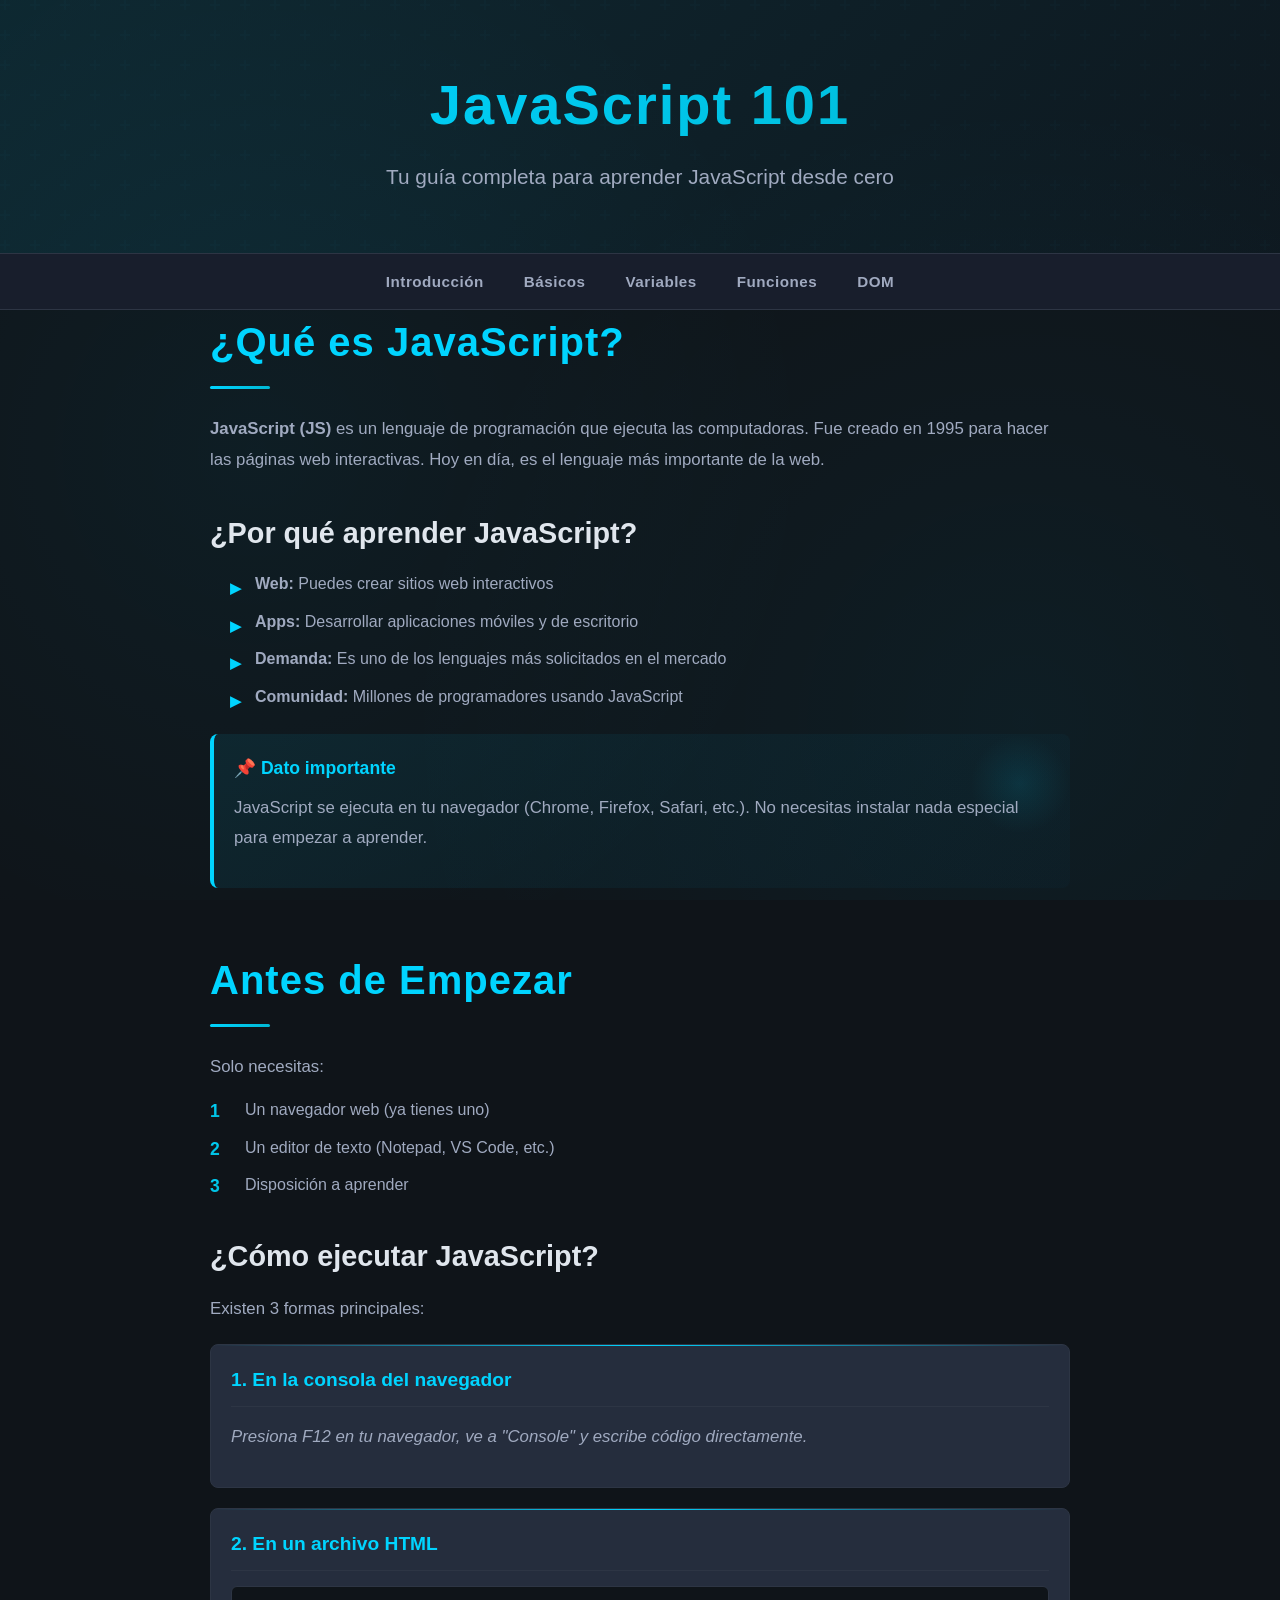
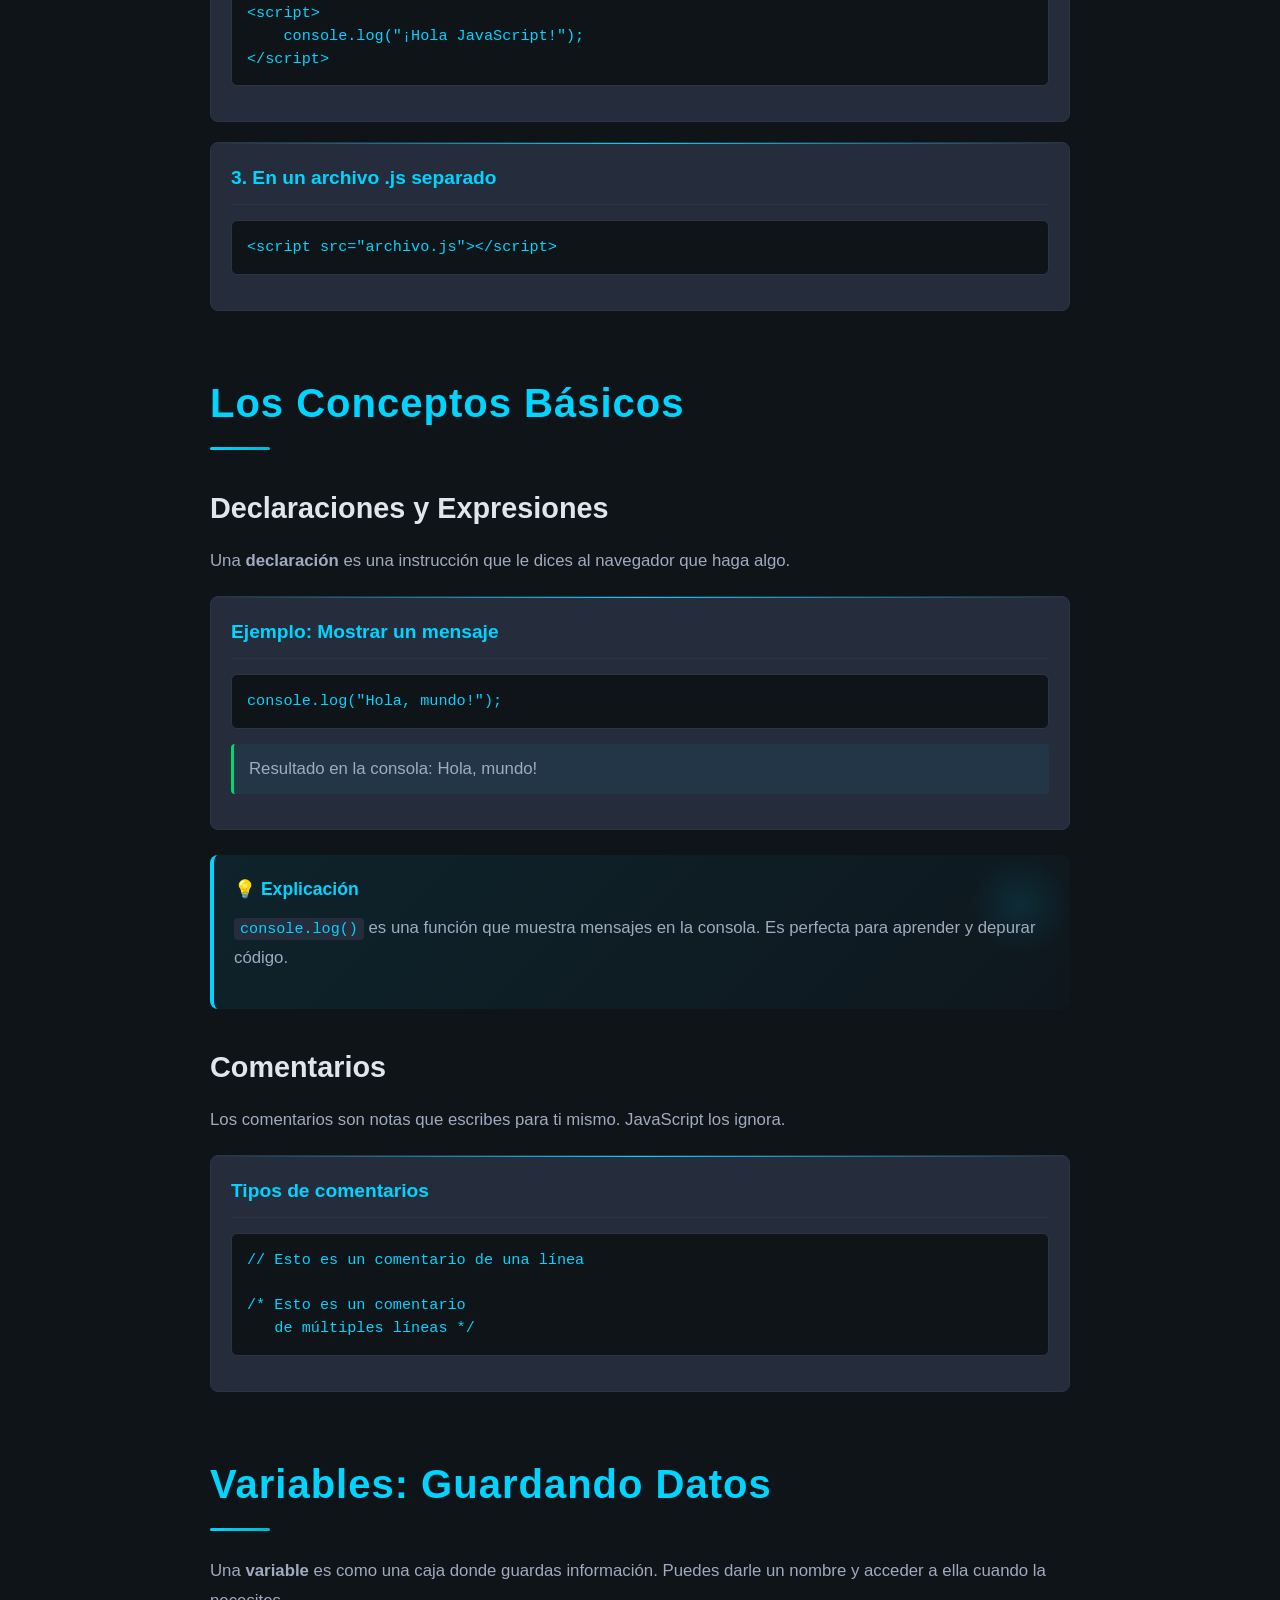
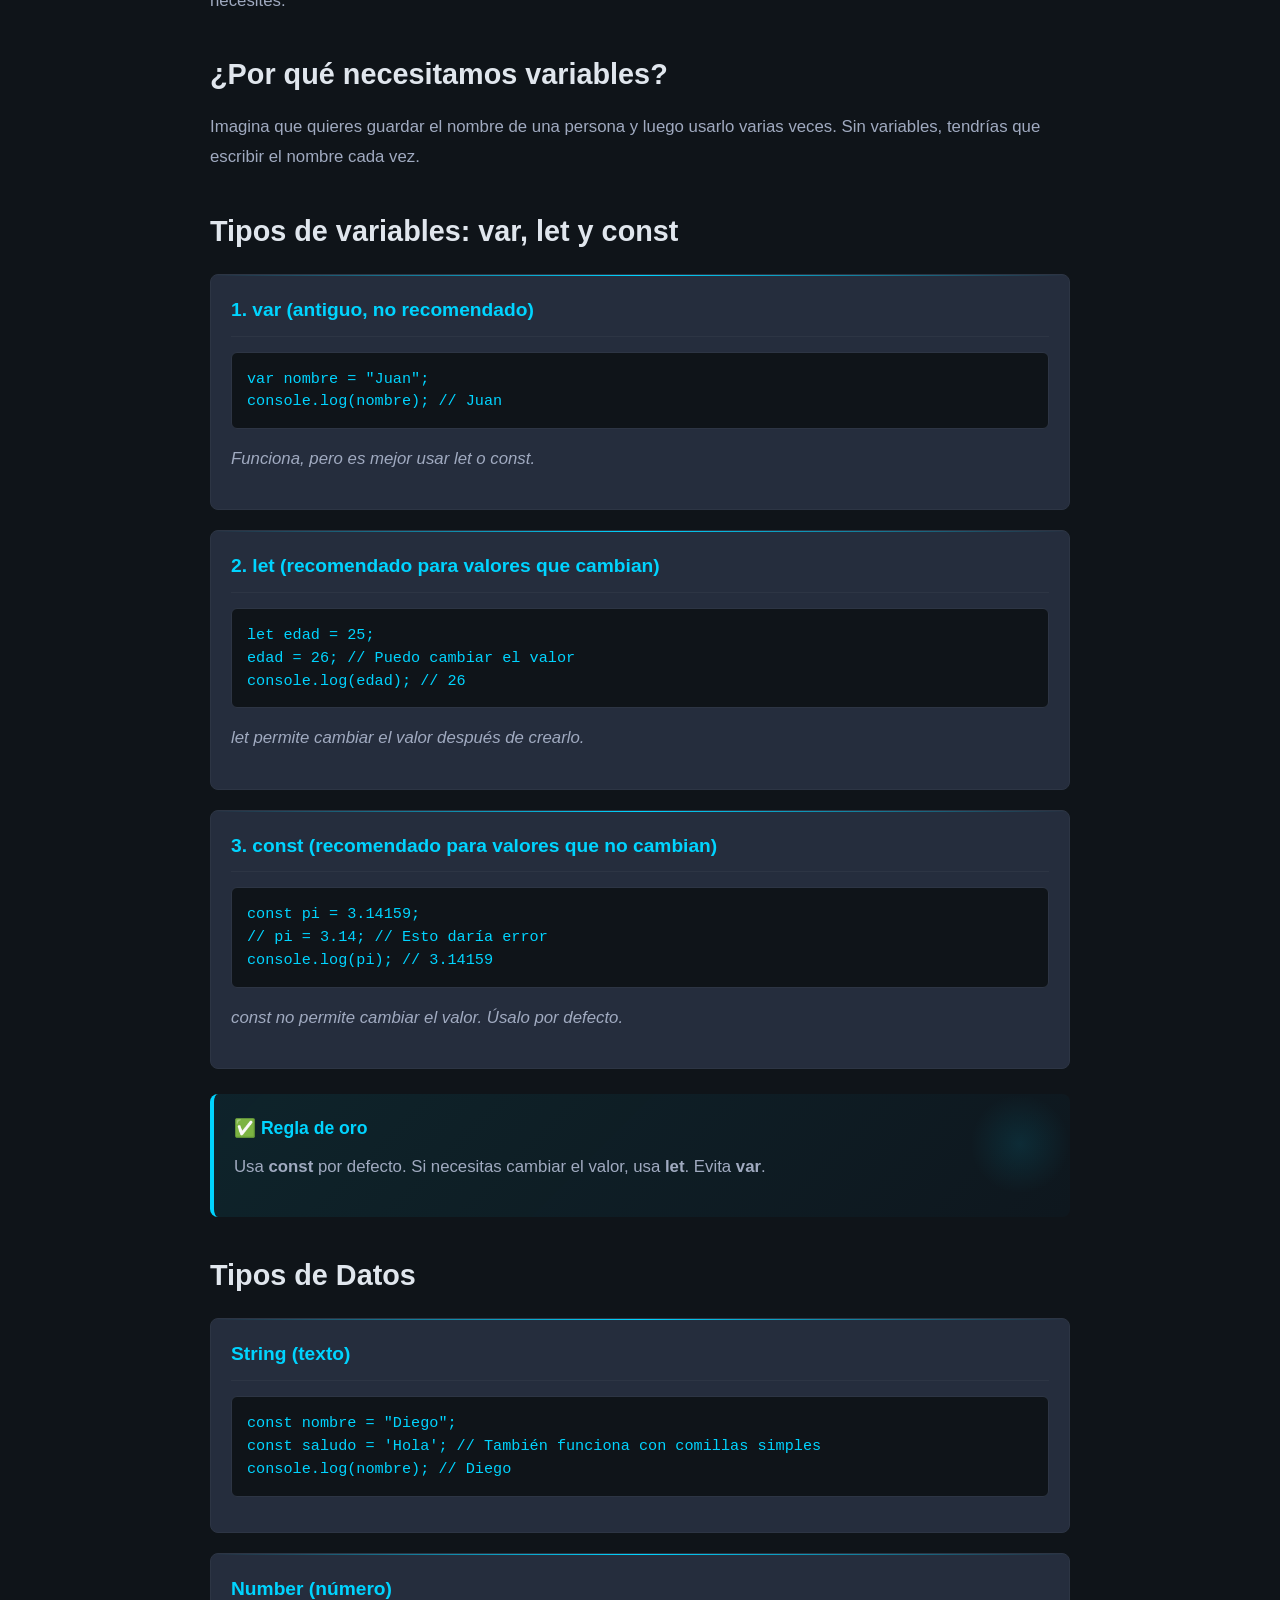
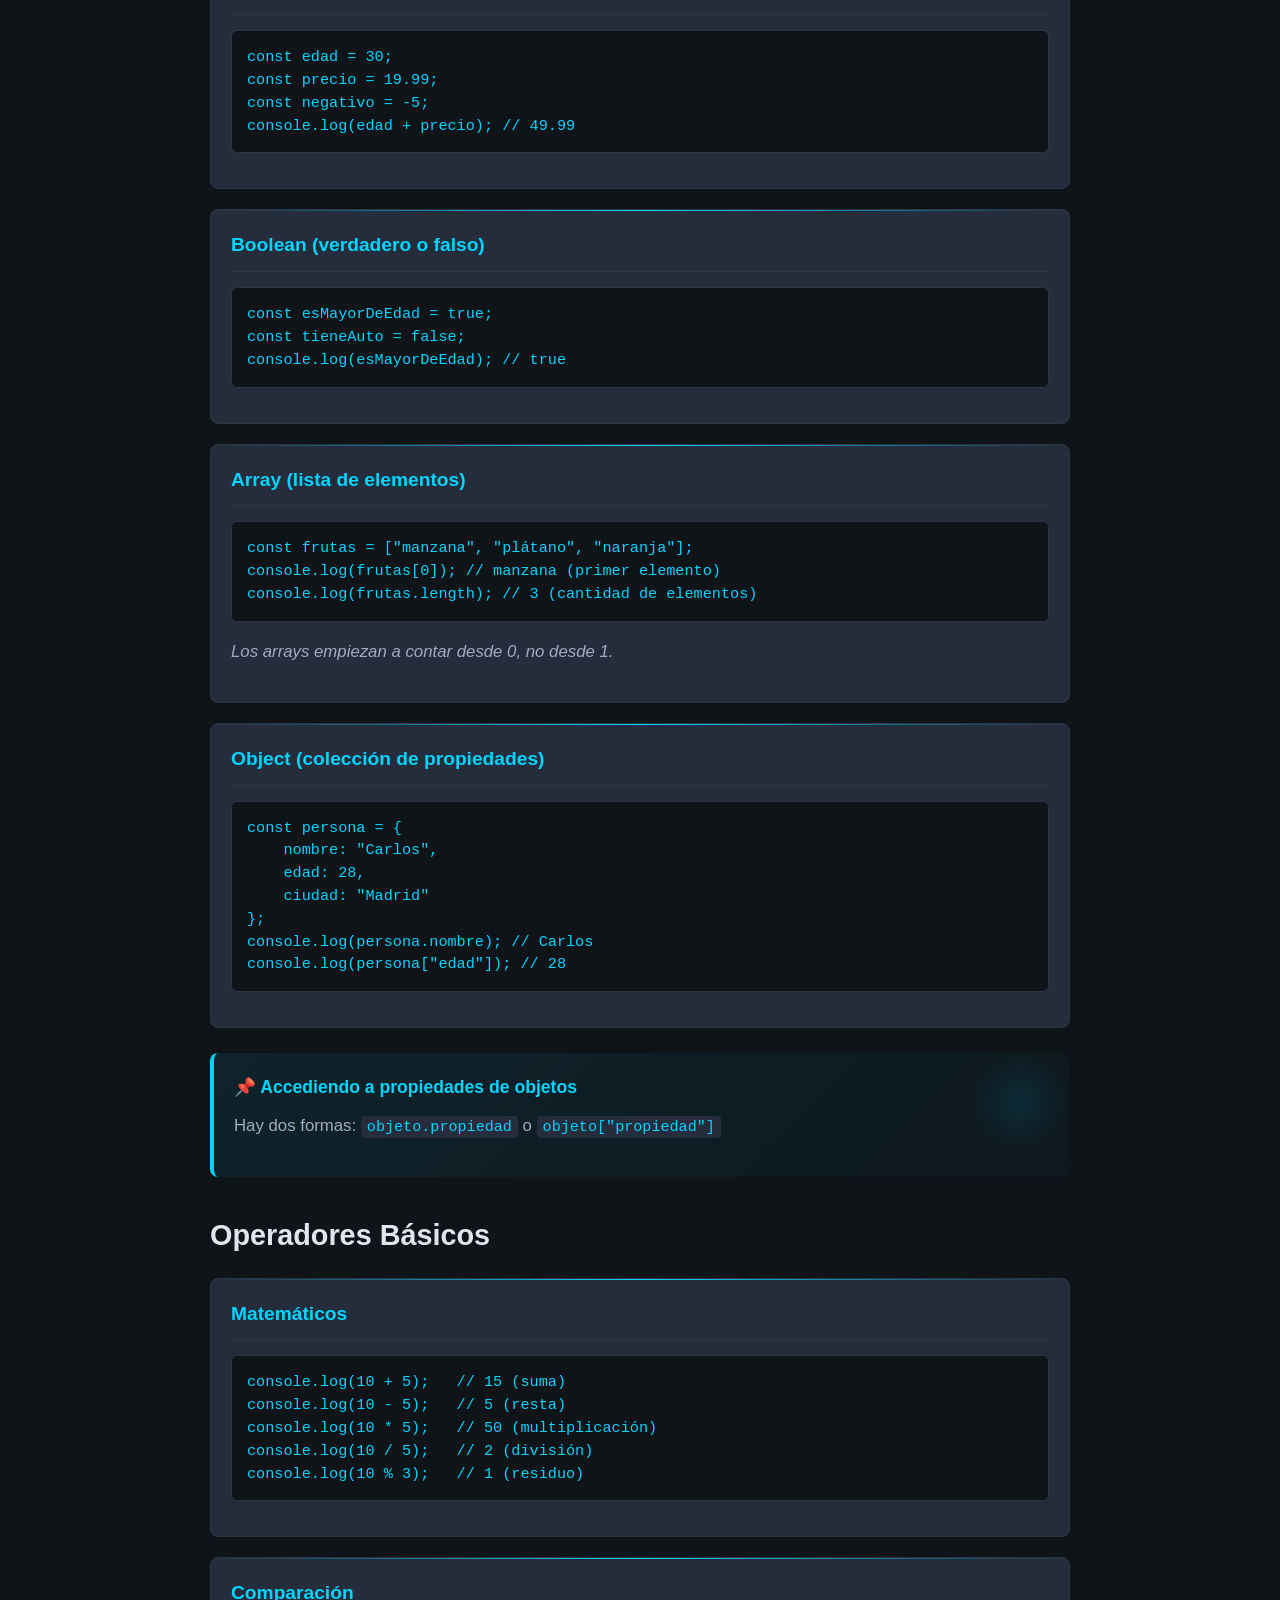
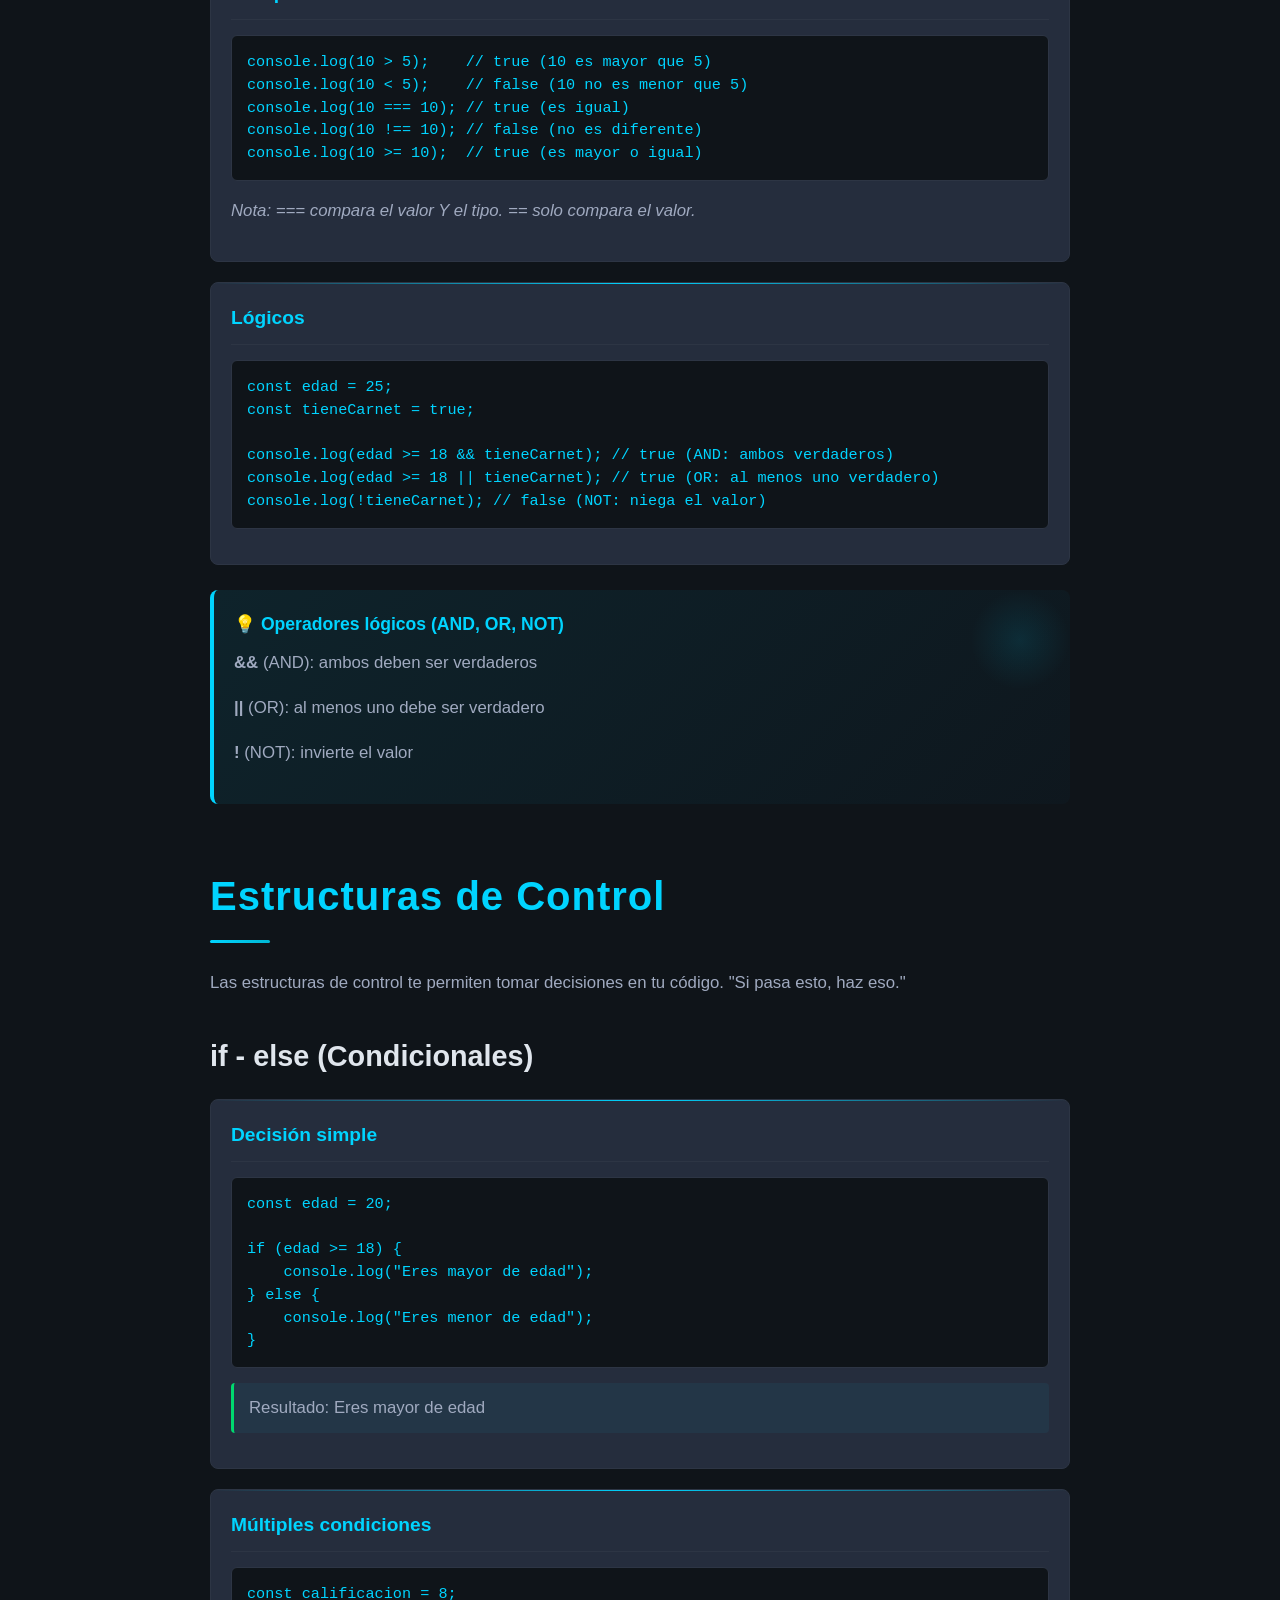
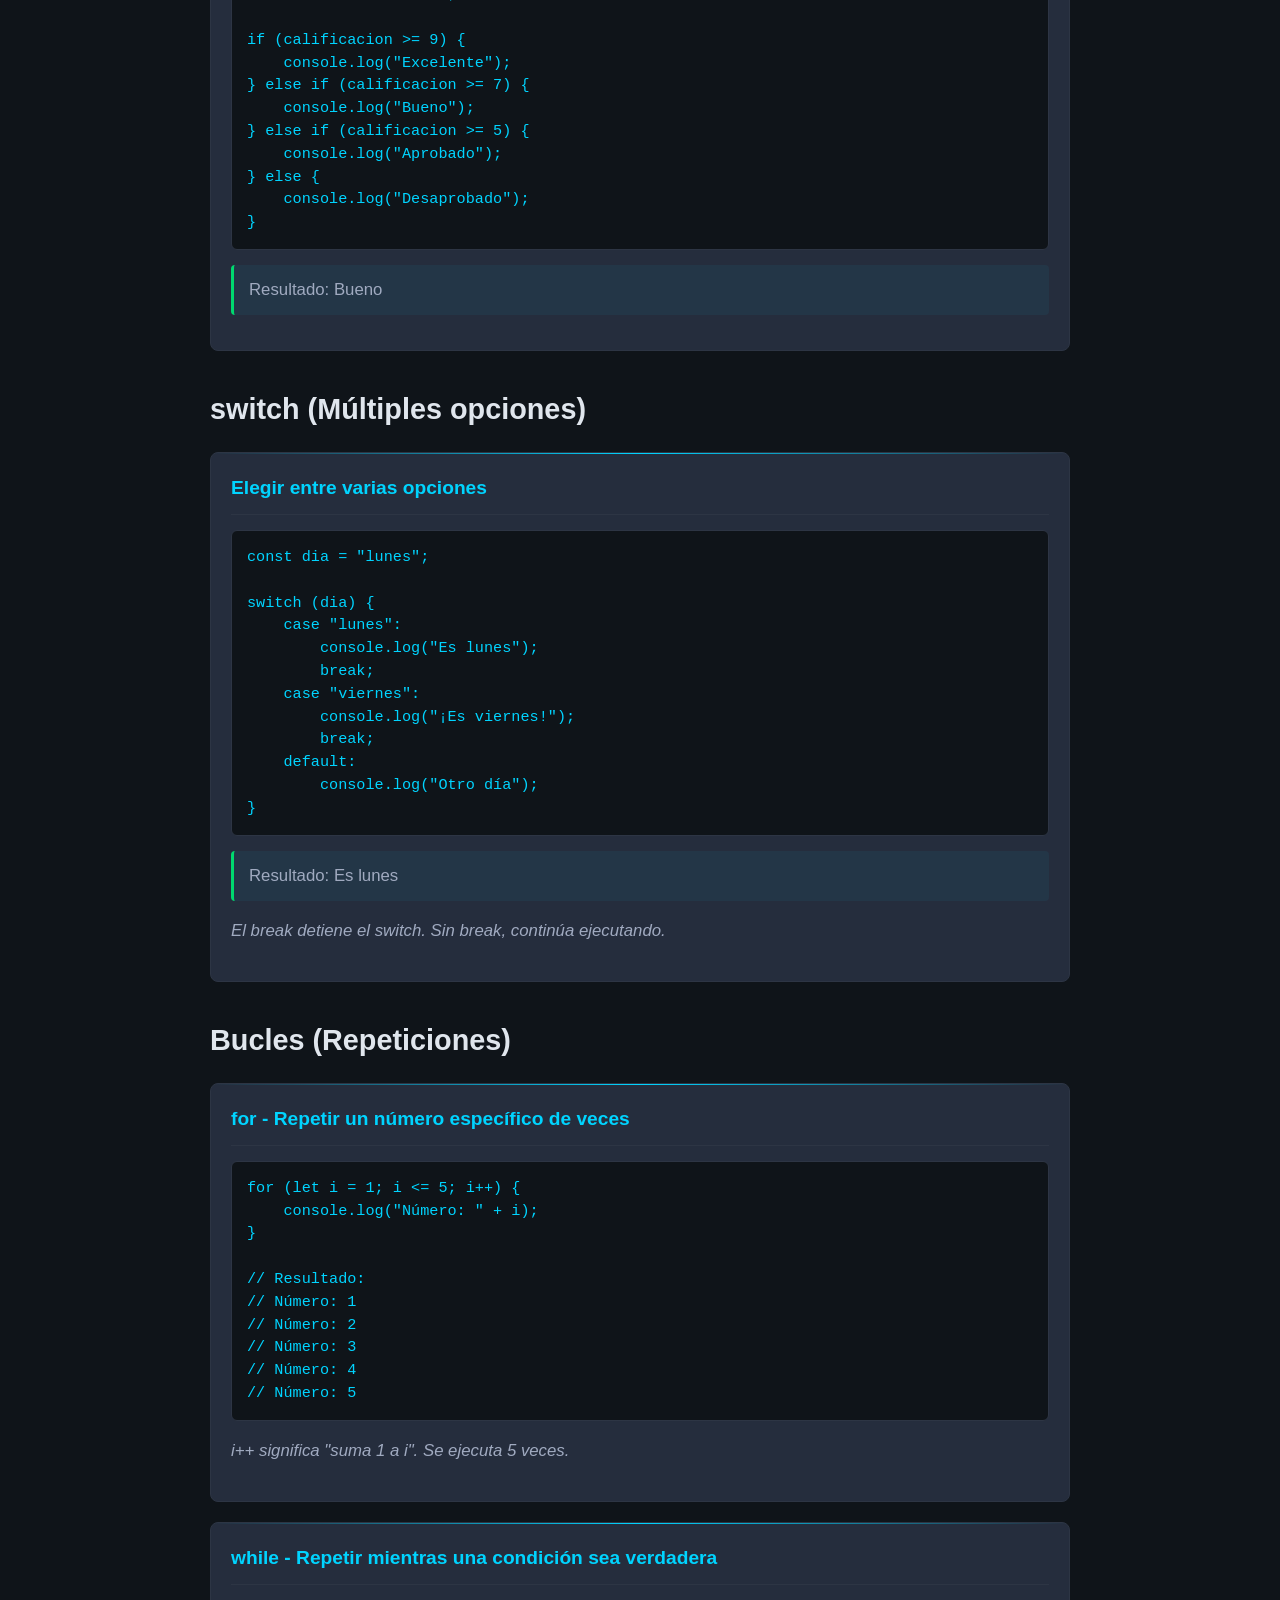
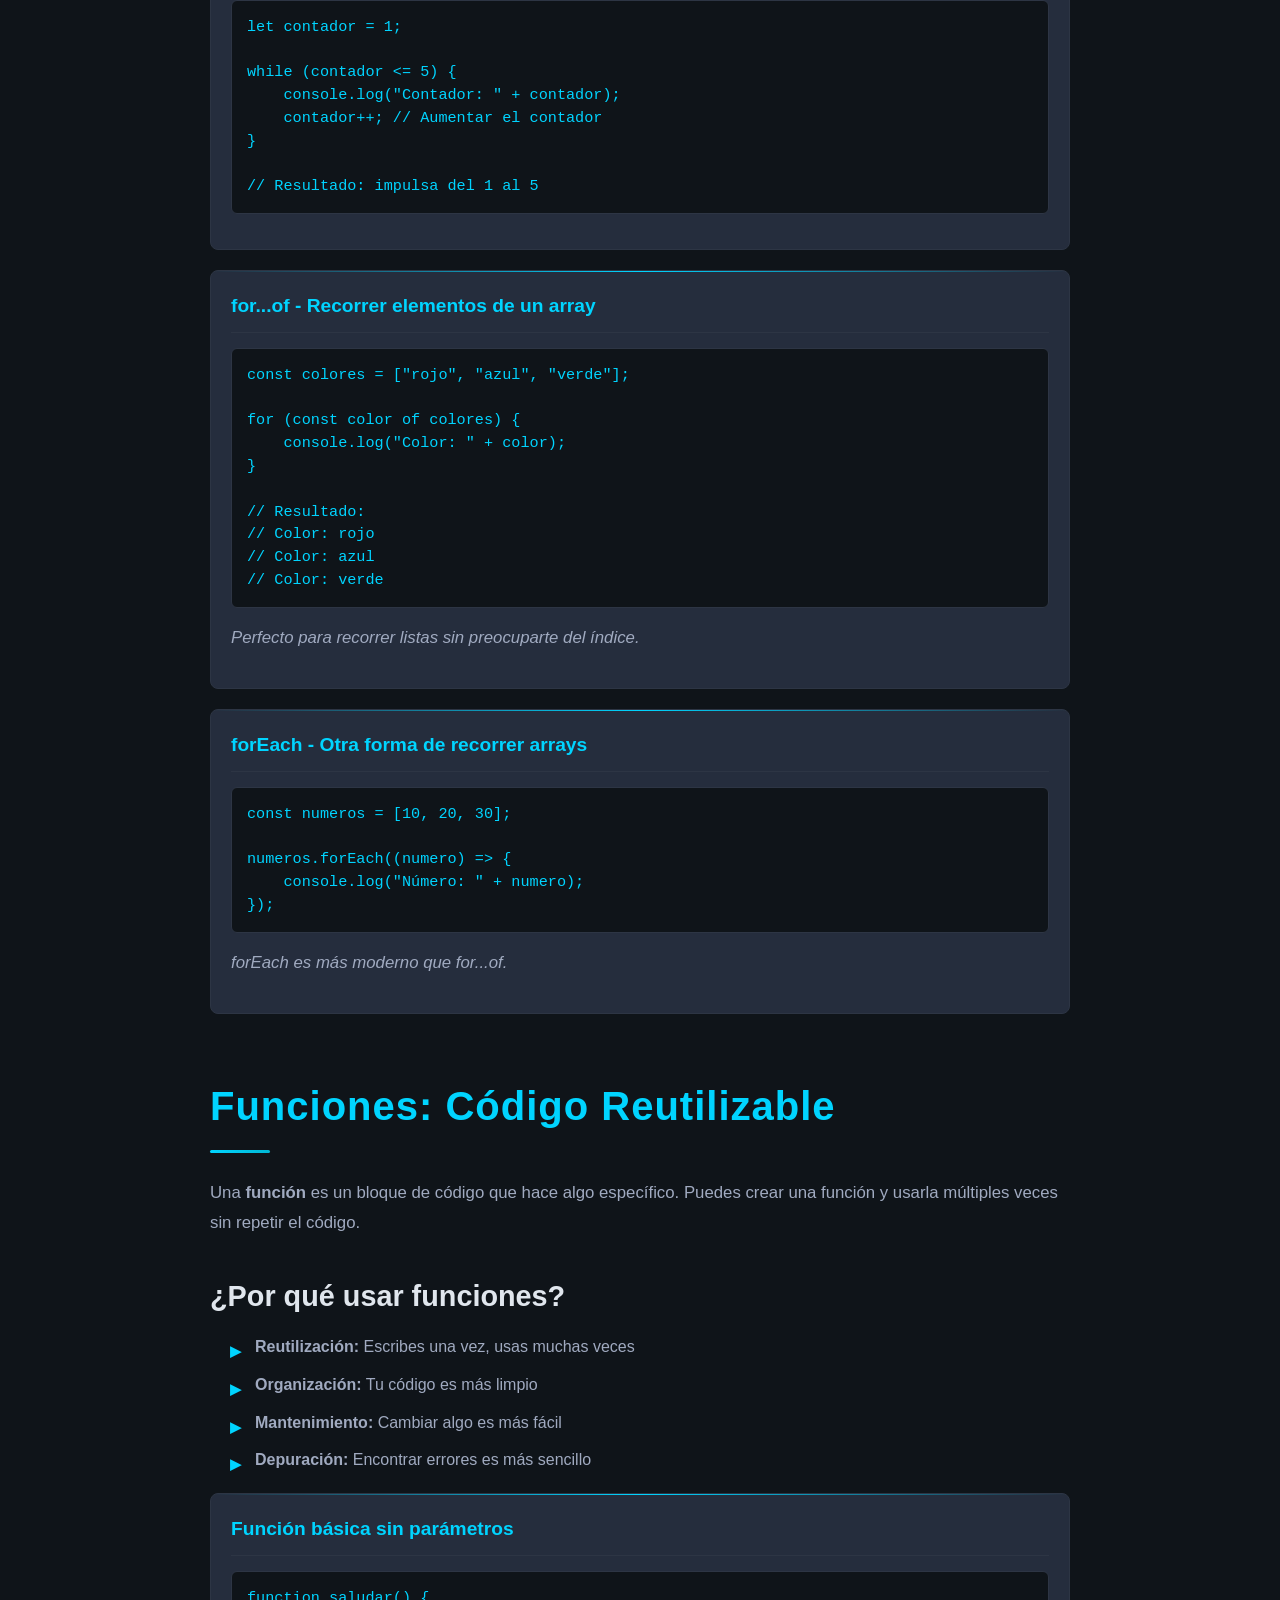
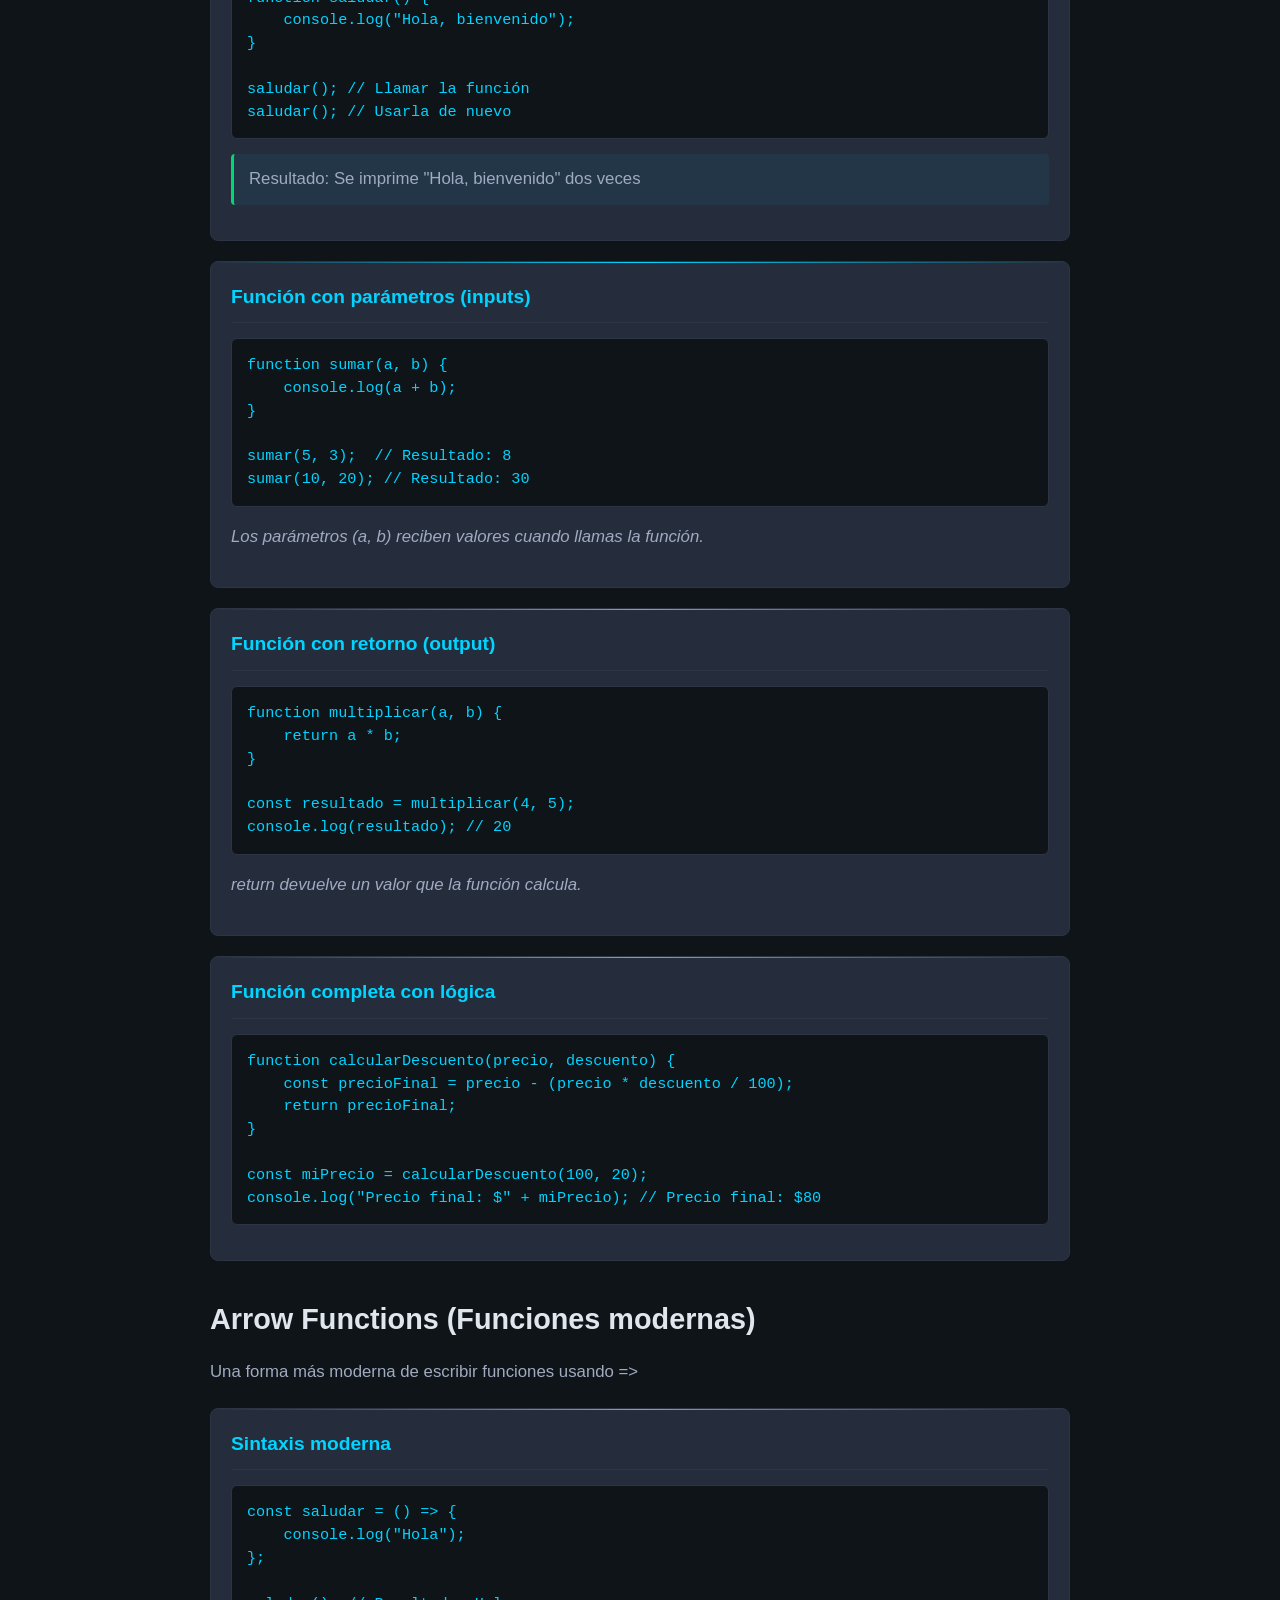
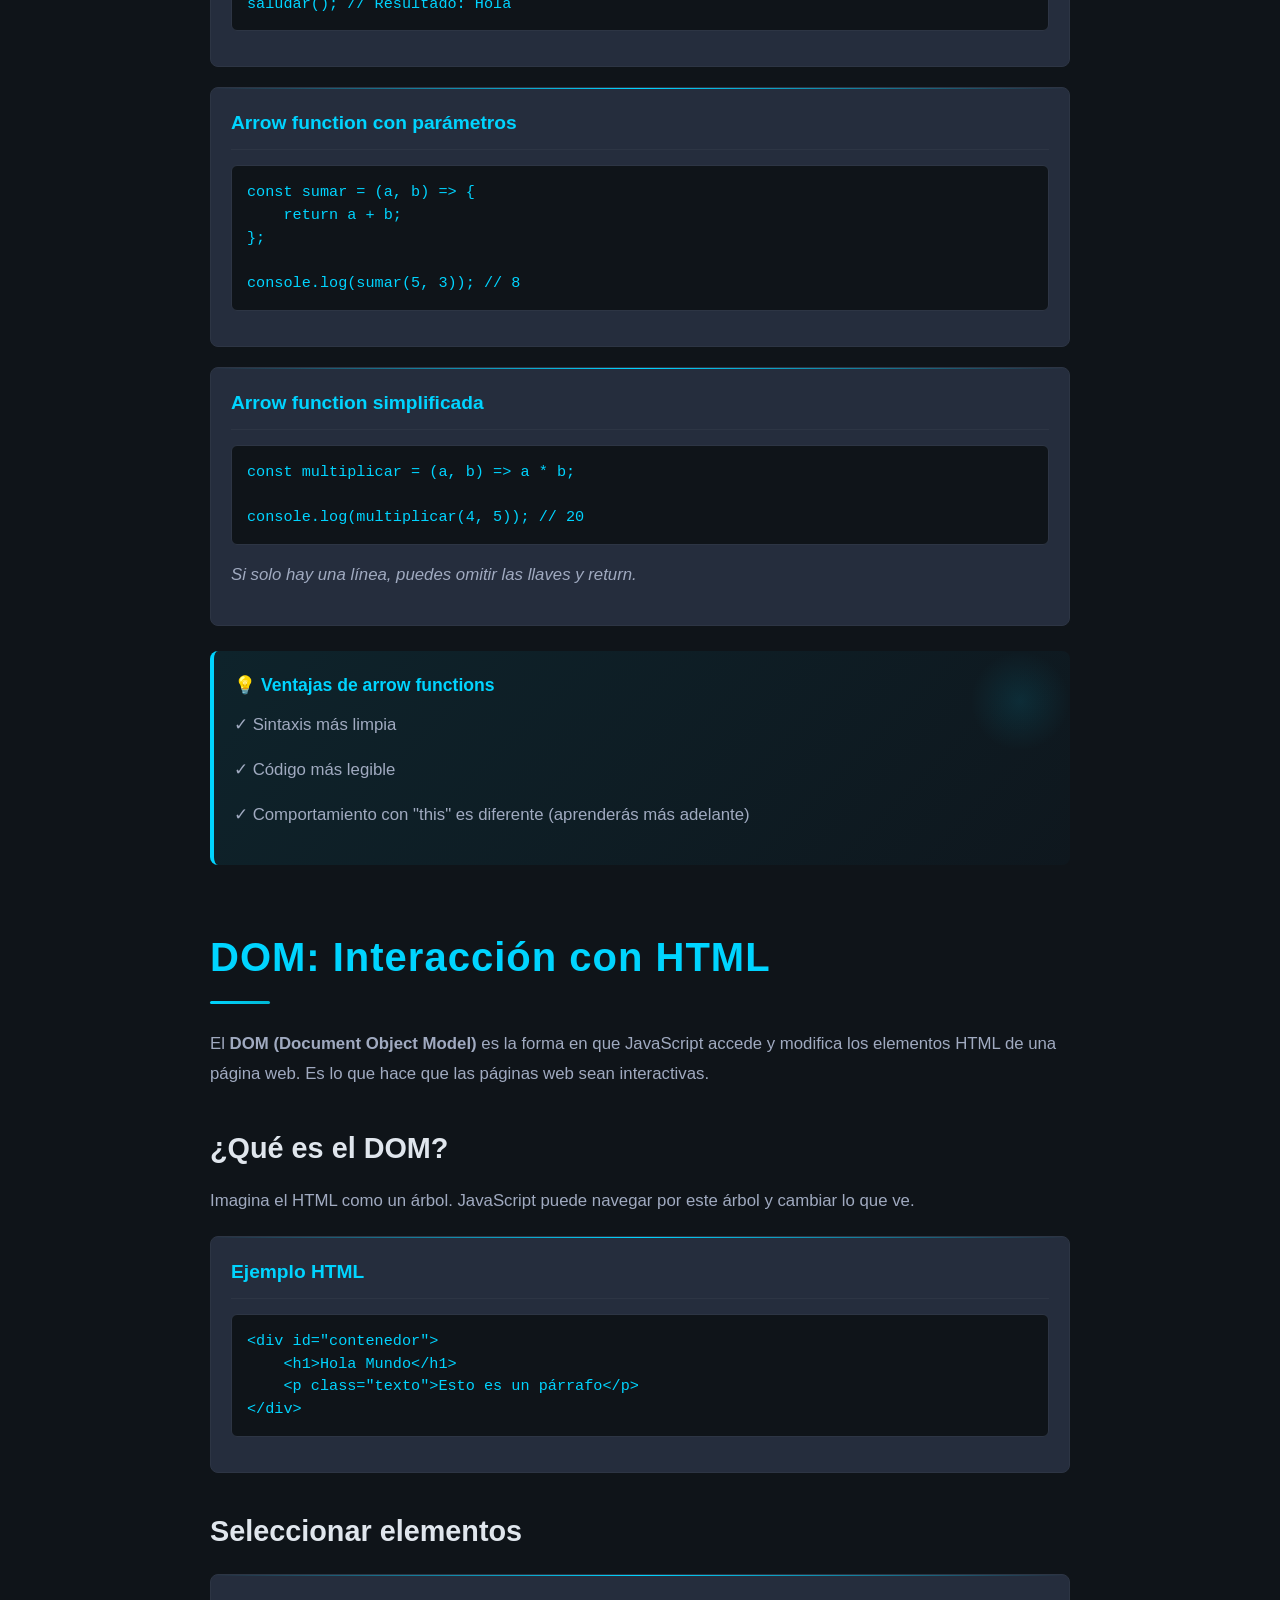
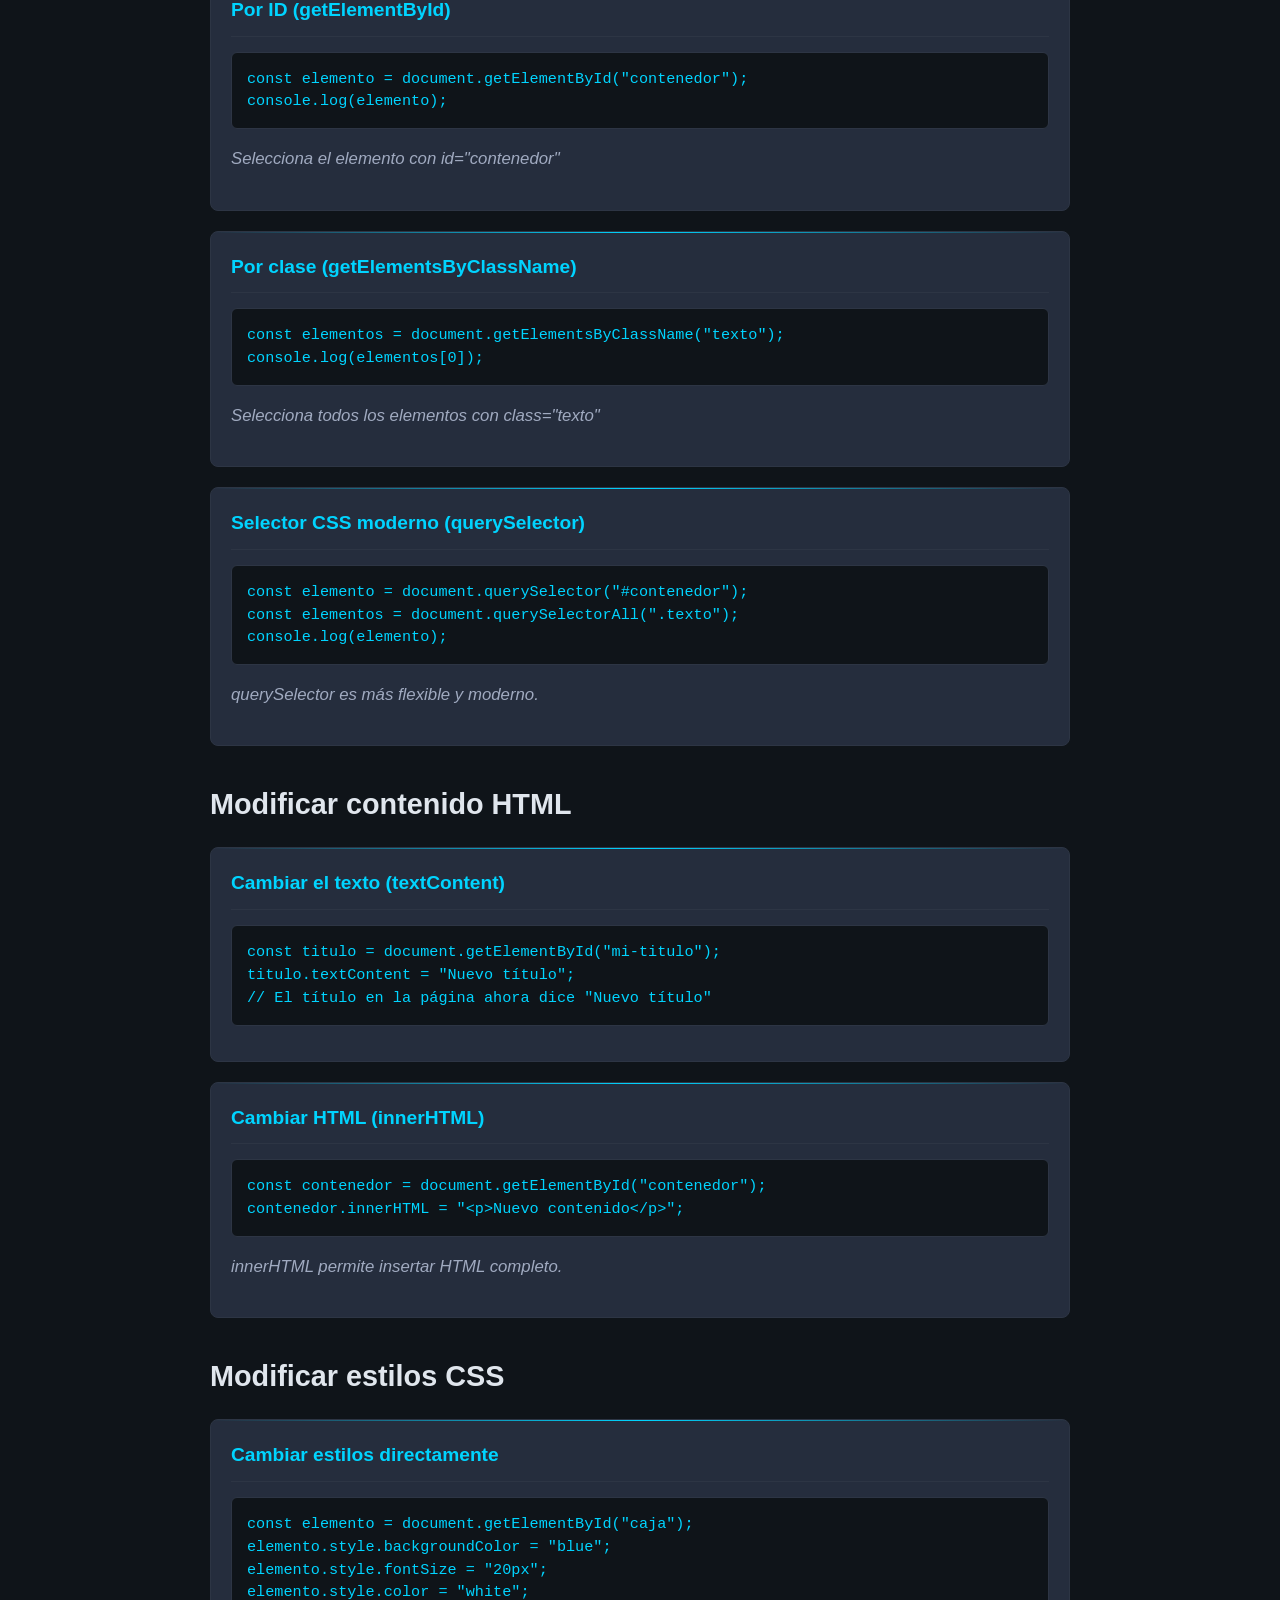
<file: JS/index.html>
<!DOCTYPE html>
<html lang="es">
<head>
    <meta charset="UTF-8">
    <meta name="viewport" content="width=device-width, initial-scale=1.0">
    <title>Aprender JavaScript desde Cero</title>
    <link rel="stylesheet" href="style.css">
</head>
<body>
    <header class="header">
        <div class="container">
            <h1 class="logo">JavaScript 101</h1>
            <p class="tagline">Tu guía completa para aprender JavaScript desde cero</p>
        </div>
    </header>

    <nav class="navbar">
        <div class="container">
            <ul class="nav-links">
                <li><a href="#intro">Introducción</a></li>
                <li><a href="#basicos">Básicos</a></li>
                <li><a href="#variables">Variables</a></li>
                <li><a href="#funciones">Funciones</a></li>
                <li><a href="#dom">DOM</a></li>
            </ul>
        </div>
    </nav>

    <main class="container">
        <!-- INTRODUCCIÓN -->
        <section id="intro" class="section">
            <h2>¿Qué es JavaScript?</h2>
            <p>
                <strong>JavaScript (JS)</strong> es un lenguaje de programación que ejecuta las computadoras. Fue creado en 1995 para hacer las páginas web interactivas. Hoy en día, es el lenguaje más importante de la web.
            </p>
            
            <h3>¿Por qué aprender JavaScript?</h3>
            <ul class="list">
                <li><strong>Web:</strong> Puedes crear sitios web interactivos</li>
                <li><strong>Apps:</strong> Desarrollar aplicaciones móviles y de escritorio</li>
                <li><strong>Demanda:</strong> Es uno de los lenguajes más solicitados en el mercado</li>
                <li><strong>Comunidad:</strong> Millones de programadores usando JavaScript</li>
            </ul>

            <div class="info-box">
                <h4>📌 Dato importante</h4>
                <p>JavaScript se ejecuta en tu navegador (Chrome, Firefox, Safari, etc.). No necesitas instalar nada especial para empezar a aprender.</p>
            </div>
        </section>

        <!-- ANTES DE EMPEZAR -->
        <section class="section">
            <h2>Antes de Empezar</h2>
            <p>Solo necesitas:</p>
            <ol class="list">
                <li>Un navegador web (ya tienes uno)</li>
                <li>Un editor de texto (Notepad, VS Code, etc.)</li>
                <li>Disposición a aprender</li>
            </ol>

            <h3>¿Cómo ejecutar JavaScript?</h3>
            <p>Existen 3 formas principales:</p>

            <div class="code-example">
                <h4>1. En la consola del navegador</h4>
                <p class="code-desc">Presiona F12 en tu navegador, ve a "Console" y escribe código directamente.</p>
            </div>

            <div class="code-example">
                <h4>2. En un archivo HTML</h4>
                <pre>&lt;script&gt;
    console.log("¡Hola JavaScript!");
&lt;/script&gt;</pre>
            </div>

            <div class="code-example">
                <h4>3. En un archivo .js separado</h4>
                <pre>&lt;script src="archivo.js"&gt;&lt;/script&gt;</pre>
            </div>
        </section>

        <!-- BÁSICOS -->
        <section id="basicos" class="section">
            <h2>Los Conceptos Básicos</h2>

            <h3>Declaraciones y Expresiones</h3>
            <p>Una <strong>declaración</strong> es una instrucción que le dices al navegador que haga algo.</p>

            <div class="code-example">
                <h4>Ejemplo: Mostrar un mensaje</h4>
                <pre>console.log("Hola, mundo!");</pre>
                <p class="code-result">Resultado en la consola: Hola, mundo!</p>
            </div>

            <div class="info-box">
                <h4>💡 Explicación</h4>
                <p><code>console.log()</code> es una función que muestra mensajes en la consola. Es perfecta para aprender y depurar código.</p>
            </div>

            <h3>Comentarios</h3>
            <p>Los comentarios son notas que escribes para ti mismo. JavaScript los ignora.</p>

            <div class="code-example">
                <h4>Tipos de comentarios</h4>
                <pre>// Esto es un comentario de una línea

/* Esto es un comentario
   de múltiples líneas */</pre>
            </div>
        </section>

        <!-- VARIABLES -->
        <section id="variables" class="section">
            <h2>Variables: Guardando Datos</h2>

            <p>
                Una <strong>variable</strong> es como una caja donde guardas información. Puedes darle un nombre y acceder a ella cuando la necesites.
            </p>

            <h3>¿Por qué necesitamos variables?</h3>
            <p>Imagina que quieres guardar el nombre de una persona y luego usarlo varias veces. Sin variables, tendrías que escribir el nombre cada vez.</p>

            <h3>Tipos de variables: var, let y const</h3>

            <div class="code-example">
                <h4>1. var (antiguo, no recomendado)</h4>
                <pre>var nombre = "Juan";
console.log(nombre); // Juan</pre>
                <p class="code-desc">Funciona, pero es mejor usar let o const.</p>
            </div>

            <div class="code-example">
                <h4>2. let (recomendado para valores que cambian)</h4>
                <pre>let edad = 25;
edad = 26; // Puedo cambiar el valor
console.log(edad); // 26</pre>
                <p class="code-desc">let permite cambiar el valor después de crearlo.</p>
            </div>

            <div class="code-example">
                <h4>3. const (recomendado para valores que no cambian)</h4>
                <pre>const pi = 3.14159;
// pi = 3.14; // Esto daría error
console.log(pi); // 3.14159</pre>
                <p class="code-desc">const no permite cambiar el valor. Úsalo por defecto.</p>
            </div>

            <div class="info-box">
                <h4>✅ Regla de oro</h4>
                <p>Usa <strong>const</strong> por defecto. Si necesitas cambiar el valor, usa <strong>let</strong>. Evita <strong>var</strong>.</p>
            </div>

            <h3>Tipos de Datos</h3>

            <div class="code-example">
                <h4>String (texto)</h4>
                <pre>const nombre = "Diego";
const saludo = 'Hola'; // También funciona con comillas simples
console.log(nombre); // Diego</pre>
            </div>

            <div class="code-example">
                <h4>Number (número)</h4>
                <pre>const edad = 30;
const precio = 19.99;
const negativo = -5;
console.log(edad + precio); // 49.99</pre>
            </div>

            <div class="code-example">
                <h4>Boolean (verdadero o falso)</h4>
                <pre>const esMayorDeEdad = true;
const tieneAuto = false;
console.log(esMayorDeEdad); // true</pre>
            </div>

            <div class="code-example">
                <h4>Array (lista de elementos)</h4>
                <pre>const frutas = ["manzana", "plátano", "naranja"];
console.log(frutas[0]); // manzana (primer elemento)
console.log(frutas.length); // 3 (cantidad de elementos)</pre>
                <p class="code-desc">Los arrays empiezan a contar desde 0, no desde 1.</p>
            </div>

            <div class="code-example">
                <h4>Object (colección de propiedades)</h4>
                <pre>const persona = {
    nombre: "Carlos",
    edad: 28,
    ciudad: "Madrid"
};
console.log(persona.nombre); // Carlos
console.log(persona["edad"]); // 28</pre>
            </div>

            <div class="info-box">
                <h4>📌 Accediendo a propiedades de objetos</h4>
                <p>Hay dos formas: <code>objeto.propiedad</code> o <code>objeto["propiedad"]</code></p>
            </div>

            <h3>Operadores Básicos</h3>

            <div class="code-example">
                <h4>Matemáticos</h4>
                <pre>console.log(10 + 5);   // 15 (suma)
console.log(10 - 5);   // 5 (resta)
console.log(10 * 5);   // 50 (multiplicación)
console.log(10 / 5);   // 2 (división)
console.log(10 % 3);   // 1 (residuo)</pre>
            </div>

            <div class="code-example">
                <h4>Comparación</h4>
                <pre>console.log(10 > 5);    // true (10 es mayor que 5)
console.log(10 < 5);    // false (10 no es menor que 5)
console.log(10 === 10); // true (es igual)
console.log(10 !== 10); // false (no es diferente)
console.log(10 >= 10);  // true (es mayor o igual)</pre>
                <p class="code-desc">Nota: === compara el valor Y el tipo. == solo compara el valor.</p>
            </div>

            <div class="code-example">
                <h4>Lógicos</h4>
                <pre>const edad = 25;
const tieneCarnet = true;

console.log(edad >= 18 && tieneCarnet); // true (AND: ambos verdaderos)
console.log(edad >= 18 || tieneCarnet); // true (OR: al menos uno verdadero)
console.log(!tieneCarnet); // false (NOT: niega el valor)</pre>
            </div>

            <div class="info-box">
                <h4>💡 Operadores lógicos (AND, OR, NOT)</h4>
                <p><strong>&&</strong> (AND): ambos deben ser verdaderos</p>
                <p><strong>||</strong> (OR): al menos uno debe ser verdadero</p>
                <p><strong>!</strong> (NOT): invierte el valor</p>
            </div>
        </section>

        <!-- ESTRUCTURAS DE CONTROL -->
        <section id="control" class="section">
            <h2>Estructuras de Control</h2>

            <p>Las estructuras de control te permiten tomar decisiones en tu código. "Si pasa esto, haz eso."</p>

            <h3>if - else (Condicionales)</h3>

            <div class="code-example">
                <h4>Decisión simple</h4>
                <pre>const edad = 20;

if (edad >= 18) {
    console.log("Eres mayor de edad");
} else {
    console.log("Eres menor de edad");
}</pre>
                <p class="code-result">Resultado: Eres mayor de edad</p>
            </div>

            <div class="code-example">
                <h4>Múltiples condiciones</h4>
                <pre>const calificacion = 8;

if (calificacion >= 9) {
    console.log("Excelente");
} else if (calificacion >= 7) {
    console.log("Bueno");
} else if (calificacion >= 5) {
    console.log("Aprobado");
} else {
    console.log("Desaprobado");
}</pre>
                <p class="code-result">Resultado: Bueno</p>
            </div>

            <h3>switch (Múltiples opciones)</h3>

            <div class="code-example">
                <h4>Elegir entre varias opciones</h4>
                <pre>const dia = "lunes";

switch (dia) {
    case "lunes":
        console.log("Es lunes");
        break;
    case "viernes":
        console.log("¡Es viernes!");
        break;
    default:
        console.log("Otro día");
}</pre>
                <p class="code-result">Resultado: Es lunes</p>
                <p class="code-desc">El break detiene el switch. Sin break, continúa ejecutando.</p>
            </div>

            <h3>Bucles (Repeticiones)</h3>

            <div class="code-example">
                <h4>for - Repetir un número específico de veces</h4>
                <pre>for (let i = 1; i <= 5; i++) {
    console.log("Número: " + i);
}

// Resultado:
// Número: 1
// Número: 2
// Número: 3
// Número: 4
// Número: 5</pre>
                <p class="code-desc">i++ significa "suma 1 a i". Se ejecuta 5 veces.</p>
            </div>

            <div class="code-example">
                <h4>while - Repetir mientras una condición sea verdadera</h4>
                <pre>let contador = 1;

while (contador <= 5) {
    console.log("Contador: " + contador);
    contador++; // Aumentar el contador
}

// Resultado: impulsa del 1 al 5</pre>
            </div>

            <div class="code-example">
                <h4>for...of - Recorrer elementos de un array</h4>
                <pre>const colores = ["rojo", "azul", "verde"];

for (const color of colores) {
    console.log("Color: " + color);
}

// Resultado:
// Color: rojo
// Color: azul
// Color: verde</pre>
                <p class="code-desc">Perfecto para recorrer listas sin preocuparte del índice.</p>
            </div>

            <div class="code-example">
                <h4>forEach - Otra forma de recorrer arrays</h4>
                <pre>const numeros = [10, 20, 30];

numeros.forEach((numero) => {
    console.log("Número: " + numero);
});</pre>
                <p class="code-desc">forEach es más moderno que for...of.</p>
            </div>
        </section>

        <!-- FUNCIONES -->
        <section id="funciones" class="section">
            <h2>Funciones: Código Reutilizable</h2>

            <p>
                Una <strong>función</strong> es un bloque de código que hace algo específico. Puedes crear una función y usarla múltiples veces sin repetir el código.
            </p>

            <h3>¿Por qué usar funciones?</h3>
            <ul class="list">
                <li><strong>Reutilización:</strong> Escribes una vez, usas muchas veces</li>
                <li><strong>Organización:</strong> Tu código es más limpio</li>
                <li><strong>Mantenimiento:</strong> Cambiar algo es más fácil</li>
                <li><strong>Depuración:</strong> Encontrar errores es más sencillo</li>
            </ul>

            <div class="code-example">
                <h4>Función básica sin parámetros</h4>
                <pre>function saludar() {
    console.log("Hola, bienvenido");
}

saludar(); // Llamar la función
saludar(); // Usarla de nuevo</pre>
                <p class="code-result">Resultado: Se imprime "Hola, bienvenido" dos veces</p>
            </div>

            <div class="code-example">
                <h4>Función con parámetros (inputs)</h4>
                <pre>function sumar(a, b) {
    console.log(a + b);
}

sumar(5, 3);  // Resultado: 8
sumar(10, 20); // Resultado: 30</pre>
                <p class="code-desc">Los parámetros (a, b) reciben valores cuando llamas la función.</p>
            </div>

            <div class="code-example">
                <h4>Función con retorno (output)</h4>
                <pre>function multiplicar(a, b) {
    return a * b;
}

const resultado = multiplicar(4, 5);
console.log(resultado); // 20</pre>
                <p class="code-desc">return devuelve un valor que la función calcula.</p>
            </div>

            <div class="code-example">
                <h4>Función completa con lógica</h4>
                <pre>function calcularDescuento(precio, descuento) {
    const precioFinal = precio - (precio * descuento / 100);
    return precioFinal;
}

const miPrecio = calcularDescuento(100, 20);
console.log("Precio final: $" + miPrecio); // Precio final: $80</pre>
            </div>

            <h3>Arrow Functions (Funciones modernas)</h3>

            <p>Una forma más moderna de escribir funciones usando =></p>

            <div class="code-example">
                <h4>Sintaxis moderna</h4>
                <pre>const saludar = () => {
    console.log("Hola");
};

saludar(); // Resultado: Hola</pre>
            </div>

            <div class="code-example">
                <h4>Arrow function con parámetros</h4>
                <pre>const sumar = (a, b) => {
    return a + b;
};

console.log(sumar(5, 3)); // 8</pre>
            </div>

            <div class="code-example">
                <h4>Arrow function simplificada</h4>
                <pre>const multiplicar = (a, b) => a * b;

console.log(multiplicar(4, 5)); // 20</pre>
                <p class="code-desc">Si solo hay una línea, puedes omitir las llaves y return.</p>
            </div>

            <div class="info-box">
                <h4>💡 Ventajas de arrow functions</h4>
                <p>✓ Sintaxis más limpia</p>
                <p>✓ Código más legible</p>
                <p>✓ Comportamiento con "this" es diferente (aprenderás más adelante)</p>
            </div>
        </section>

        <!-- DOM -->
        <section id="dom" class="section">
            <h2>DOM: Interacción con HTML</h2>

            <p>
                El <strong>DOM (Document Object Model)</strong> es la forma en que JavaScript accede y modifica los elementos HTML de una página web. Es lo que hace que las páginas web sean interactivas.
            </p>

            <h3>¿Qué es el DOM?</h3>
            <p>Imagina el HTML como un árbol. JavaScript puede navegar por este árbol y cambiar lo que ve.</p>

            <div class="code-example">
                <h4>Ejemplo HTML</h4>
                <pre>&lt;div id="contenedor"&gt;
    &lt;h1&gt;Hola Mundo&lt;/h1&gt;
    &lt;p class="texto"&gt;Esto es un párrafo&lt;/p&gt;
&lt;/div&gt;</pre>
            </div>

            <h3>Seleccionar elementos</h3>

            <div class="code-example">
                <h4>Por ID (getElementById)</h4>
                <pre>const elemento = document.getElementById("contenedor");
console.log(elemento);</pre>
                <p class="code-desc">Selecciona el elemento con id="contenedor"</p>
            </div>

            <div class="code-example">
                <h4>Por clase (getElementsByClassName)</h4>
                <pre>const elementos = document.getElementsByClassName("texto");
console.log(elementos[0]);</pre>
                <p class="code-desc">Selecciona todos los elementos con class="texto"</p>
            </div>

            <div class="code-example">
                <h4>Selector CSS moderno (querySelector)</h4>
                <pre>const elemento = document.querySelector("#contenedor");
const elementos = document.querySelectorAll(".texto");
console.log(elemento);</pre>
                <p class="code-desc">querySelector es más flexible y moderno.</p>
            </div>

            <h3>Modificar contenido HTML</h3>

            <div class="code-example">
                <h4>Cambiar el texto (textContent)</h4>
                <pre>const titulo = document.getElementById("mi-titulo");
titulo.textContent = "Nuevo título";
// El título en la página ahora dice "Nuevo título"</pre>
            </div>

            <div class="code-example">
                <h4>Cambiar HTML (innerHTML)</h4>
                <pre>const contenedor = document.getElementById("contenedor");
contenedor.innerHTML = "&lt;p&gt;Nuevo contenido&lt;/p&gt;";</pre>
                <p class="code-desc">innerHTML permite insertar HTML completo.</p>
            </div>

            <h3>Modificar estilos CSS</h3>

            <div class="code-example">
                <h4>Cambiar estilos directamente</h4>
                <pre>const elemento = document.getElementById("caja");
elemento.style.backgroundColor = "blue";
elemento.style.fontSize = "20px";
elemento.style.color = "white";</pre>
                <p class="code-desc">Nota: las propiedades CSS con guión se escriben en camelCase.</p>
            </div>

            <h3>Eventos: Reaccionar a acciones del usuario</h3>

            <p>Un <strong>evento</strong> es algo que pasa (click, escribir, pasar el ratón, etc.). JavaScript puede reaccionar a estos eventos.</p>

            <div class="code-example">
                <h4>Evento click</h4>
                <pre>&lt;button id="mi-boton"&gt;Haz clic aquí&lt;/button&gt;

&lt;script&gt;
    const boton = document.getElementById("mi-boton");
    
    boton.addEventListener("click", function() {
        console.log("¡El botón fue presionado!");
    });
&lt;/script&gt;</pre>
                <p class="code-desc">addEventListener escucha un evento y ejecuta código cuando ocurre.</p>
            </div>

            <div class="code-example">
                <h4>Eventos comunes</h4>
                <pre>// Click del ratón
elemento.addEventListener("click", function() { });

// El ratón entra en el elemento
elemento.addEventListener("mouseover", function() { });

// El ratón sale del elemento
elemento.addEventListener("mouseout", function() { });

// Cuando se carga la página
document.addEventListener("DOMContentLoaded", function() { });

// Cuando escribes en un input
input.addEventListener("input", function() { });

// Cuando envías un formulario
formulario.addEventListener("submit", function() { });</pre>
            </div>

            <h3>Ejemplo completo interactivo</h3>

            <div class="code-example">
                <h4>Contador simple</h4>
                <pre>&lt;!-- HTML --&gt;
&lt;p&gt;Contador: &lt;span id="numero"&gt;0&lt;/span&gt;&lt;/p&gt;
&lt;button id="aumentar"&gt;+&lt;/button&gt;
&lt;button id="disminuir"&gt;-&lt;/button&gt;

&lt;!-- JavaScript --&gt;
&lt;script&gt;
    let contador = 0;
    const numeroSpan = document.getElementById("numero");
    const botonAumentar = document.getElementById("aumentar");
    const botonDisminuir = document.getElementById("disminuir");
    
    botonAumentar.addEventListener("click", function() {
        contador++;
        numeroSpan.textContent = contador;
    });
    
    botonDisminuir.addEventListener("click", function() {
        contador--;
        numeroSpan.textContent = contador;
    });
&lt;/script&gt;</pre>
                <p class="code-desc">Este es un ejemplo completo que demuestra cómo el JavaScript hace reactiva una página.</p>
            </div>
        </section>

        <!-- CONSEJOS FINALES -->
        <section class="section final-section">
            <h2>Consejos para Aprender JavaScript</h2>

            <div class="advice-box">
                <h3>✅ Practica constantemente</h3>
                <p>La mejor forma de aprender programación es practicando. Escribe código todos los días, aunque sea poco.</p>
            </div>

            <div class="advice-box">
                <h3>✅ Usa la consola del navegador</h3>
                <p>Presiona F12 y prueba pequeños fragmentos de código en la consola. Es tu mejor amigo al aprender.</p>
            </div>

            <div class="advice-box">
                <h3>✅ Lee documentación</h3>
                <p>La documentación oficial de JavaScript (MDN Web Docs) es excelente. No tengas miedo de consultarla.</p>
            </div>

            <div class="advice-box">
                <h3>✅ Crea proyectos pequeños</h3>
                <p>Después de cada concepto, crea un pequeño proyecto. Una calculadora, un juego simple, una todolist, etc.</p>
            </div>

            <div class="advice-box">
                <h3>✅ Lee código de otros</h3>
                <p>Ver cómo otros resuelven problemas te enseña nuevas formas de pensar. Lee código en GitHub.</p>
            </div>

            <div class="advice-box">
                <h3>✅ No memorices, entiende</h3>
                <p>No necesitas memorizar toda la sintaxis. Entiende los conceptos, la sintaxis la aprenderás con la práctica.</p>
            </div>

            <div class="advice-box">
                <h3>✅ Sé paciente contigo mismo</h3>
                <p>Aprender a programar toma tiempo. No es fácil al principio, pero cada día entenderás más. ¡Persevera!</p>
            </div>
        </section>

        <!-- SIGUIENTES PASOS -->
        <section class="section">
            <h2>Próximos Pasos en tu Aprendizaje</h2>

            <div class="roadmap">
                <div class="roadmap-item">
                    <h4>1. Domina los Básicos</h4>
                    <p>Asegúrate de entender variables, funciones, condicionales y bucles. Estos son fundamentales.</p>
                </div>
                <div class="roadmap-item">
                    <h4>2. Manipula el DOM</h4>
                    <p>Crea proyectos pequeños que cambien la página según acciones del usuario.</p>
                </div>
                <div class="roadmap-item">
                    <h4>3. Aprende Objetos y Arrays avanzado</h4>
                    <p>Entiende cómo trabajar con estructuras de datos más complejas.</p>
                </div>
                <div class="roadmap-item">
                    <h4>4. Fetch API</h4>
                    <p>Aprende a obtener datos de internet y mostrarlos en tu página.</p>
                </div>
                <div class="roadmap-item">
                    <h4>5. Frameworks (React, Vue)</h4>
                    <p>Una vez que domine JS, aprende un framework moderno.</p>
                </div>
            </div>
        </section>

        <!-- RESUMEN -->
        <section class="section summary">
            <h2>Resumen</h2>
            <p>
                Has aprendido los conceptos fundamentales de JavaScript. Desde variables y funciones hasta la manipulación del DOM. Este es el inicio de tu viaje como programador.
            </p>
            <p>
                Recuerda: <strong>la consistencia es la clave</strong>. Practica todos los días, construye proyectos pequeños y no tengas miedo de cometer errores. Cada error es una lección.
            </p>
            <p style="text-align: center; margin-top: 30px; font-size: 1.2em;">
                <strong>¡Ahora es tiempo de programar!</strong> 🚀
            </p>
        </section>
    </main>

    <footer class="footer">
        <div class="container">
            <p>&copy; 2025 JavaScript 101 - Aprende a tu propio ritmo</p>
        </div>
    </footer>
</body>
</html>
</file>
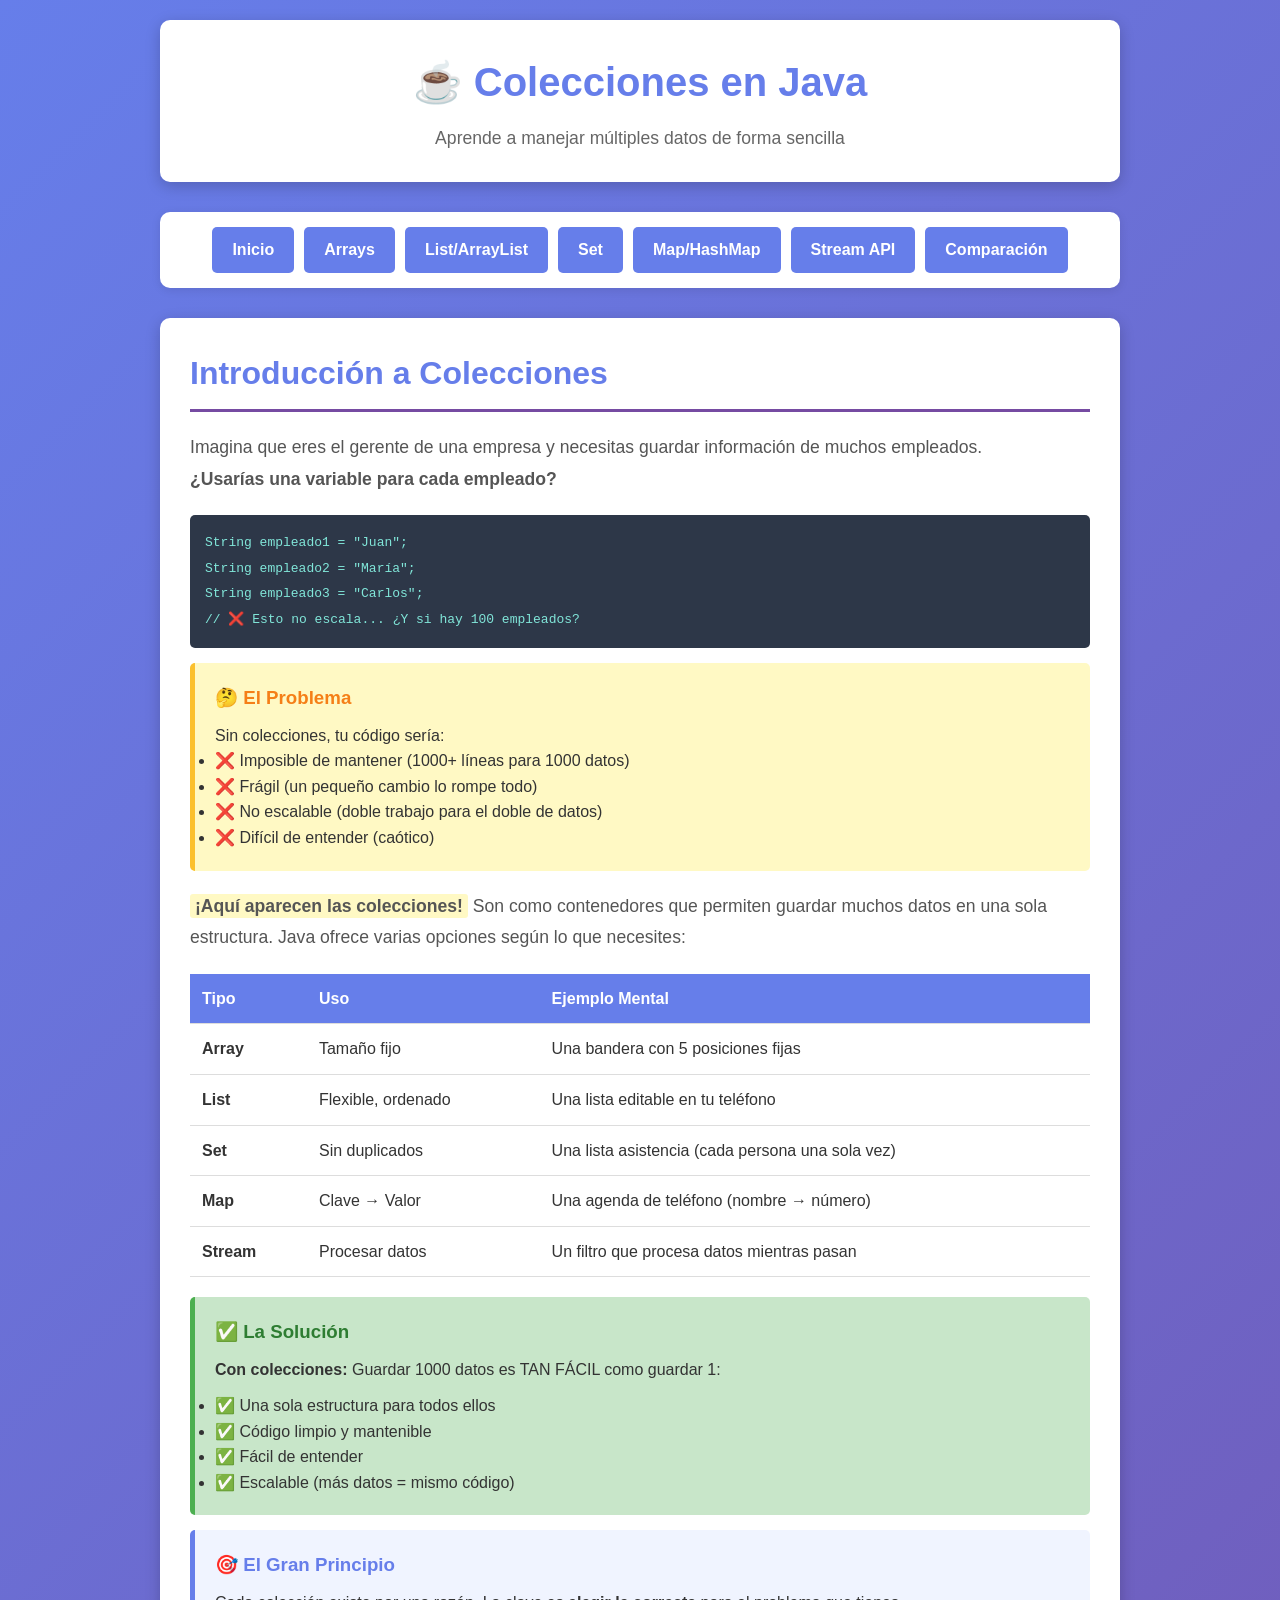
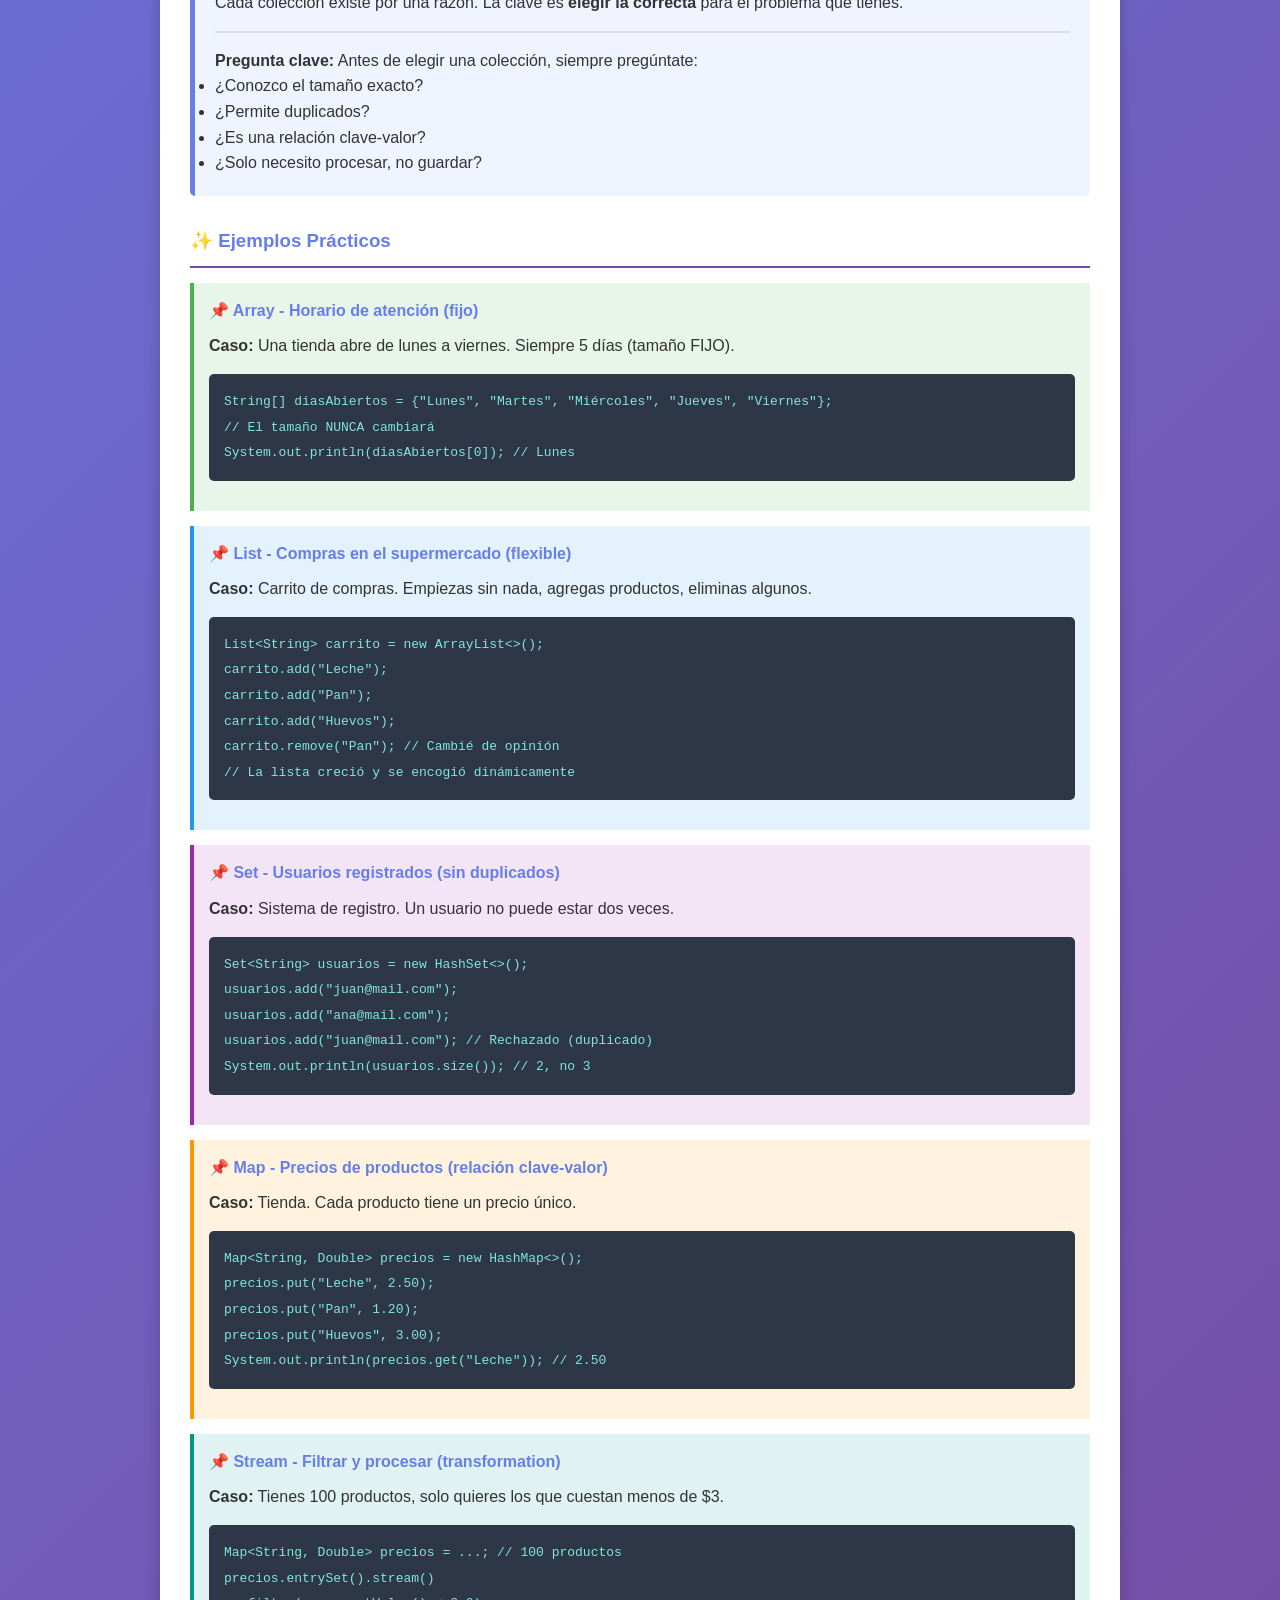
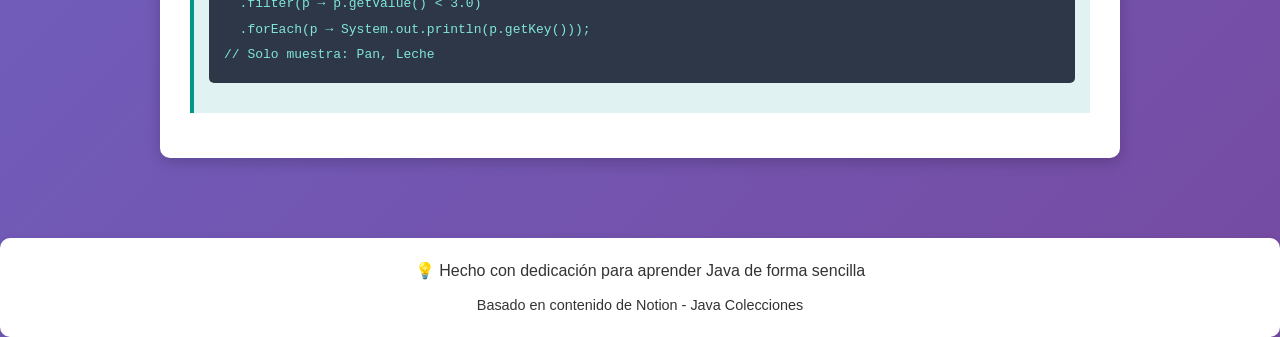
<file: notion_exam/index.html>
<!DOCTYPE html>
<html lang="es">
<head>
    <meta charset="UTF-8">
    <meta name="viewport" content="width=device-width, initial-scale=1.0">
    <title>Java Colecciones - Aprende fácil</title>
    <link rel="stylesheet" href="styles.css">
</head>
<body>
    <div class="container">
        <header>
            <h1>☕ Colecciones en Java</h1>
            <p>Aprende a manejar múltiples datos de forma sencilla</p>
        </header>

        <nav>
            <a onclick="mostrarSeccion('inicio')">Inicio</a>
            <a onclick="mostrarSeccion('arrays')">Arrays</a>
            <a onclick="mostrarSeccion('list')">List/ArrayList</a>
            <a onclick="mostrarSeccion('set')">Set</a>
            <a onclick="mostrarSeccion('map')">Map/HashMap</a>
            <a onclick="mostrarSeccion('stream')">Stream API</a>
            <a onclick="mostrarSeccion('comparacion')">Comparación</a>
        </nav>

        <!-- INICIO -->
        <section id="inicio" class="active">
            <h2 class="section-title">Introducción a Colecciones</h2>
            
            <div class="intro-text">
                <p>Imagina que eres el gerente de una empresa y necesitas guardar información de muchos empleados.</p>
                <p><strong>¿Usarías una variable para cada empleado?</strong></p>
            </div>

            <div class="example">
                <code>
String empleado1 = "Juan";<br>
String empleado2 = "María";<br>
String empleado3 = "Carlos";<br>
// ❌ Esto no escala... ¿Y si hay 100 empleados?
                </code>
            </div>

            <div class="concept" style="background: #fff9c4; border-left-color: #fbc02d;">
                <h3 style="color: #f57f17;">🤔 El Problema</h3>
                <p>Sin colecciones, tu código sería:</p>
                <ul>
                    <li>❌ Imposible de mantener (1000+ líneas para 1000 datos)</li>
                    <li>❌ Frágil (un pequeño cambio lo rompe todo)</li>
                    <li>❌ No escalable (doble trabajo para el doble de datos)</li>
                    <li>❌ Difícil de entender (caótico)</li>
                </ul>
            </div>

            <p class="intro-text">
                <span class="resalta">¡Aquí aparecen las colecciones!</span> Son como contenedores que permiten guardar muchos datos en una sola estructura. Java ofrece varias opciones según lo que necesites:
            </p>

            <table class="tabla">
                <tr>
                    <th>Tipo</th>
                    <th>Uso</th>
                    <th>Ejemplo Mental</th>
                </tr>
                <tr>
                    <td><strong>Array</strong></td>
                    <td>Tamaño fijo</td>
                    <td>Una bandera con 5 posiciones fijas</td>
                </tr>
                <tr>
                    <td><strong>List</strong></td>
                    <td>Flexible, ordenado</td>
                    <td>Una lista editable en tu teléfono</td>
                </tr>
                <tr>
                    <td><strong>Set</strong></td>
                    <td>Sin duplicados</td>
                    <td>Una lista asistencia (cada persona una sola vez)</td>
                </tr>
                <tr>
                    <td><strong>Map</strong></td>
                    <td>Clave → Valor</td>
                    <td>Una agenda de teléfono (nombre → número)</td>
                </tr>
                <tr>
                    <td><strong>Stream</strong></td>
                    <td>Procesar datos</td>
                    <td>Un filtro que procesa datos mientras pasan</td>
                </tr>
            </table>

            <div class="concept" style="background: #c8e6c9; border-left-color: #4caf50;">
                <h3 style="color: #2e7d32;">✅ La Solución</h3>
                <p><strong>Con colecciones:</strong> Guardar 1000 datos es TAN FÁCIL como guardar 1:</p>
                <ul style="margin-top: 10px;">
                    <li>✅ Una sola estructura para todos ellos</li>
                    <li>✅ Código limpio y mantenible</li>
                    <li>✅ Fácil de entender</li>
                    <li>✅ Escalable (más datos = mismo código)</li>
                </ul>
            </div>

            <div class="concept">
                <h3>🎯 El Gran Principio</h3>
                <p>Cada colección existe por una razón. La clave es <strong>elegir la correcta</strong> para el problema que tienes.</p>
                <p style="margin-top: 15px; padding-top: 15px; border-top: 2px solid #ddd;"><strong>Pregunta clave:</strong> Antes de elegir una colección, siempre pregúntate:</p>
                <ul>
                    <li>¿Conozco el tamaño exacto?</li>
                    <li>¿Permite duplicados?</li>
                    <li>¿Es una relación clave-valor?</li>
                    <li>¿Solo necesito procesar, no guardar?</li>
                </ul>
            </div>

            <h3 style="margin-top: 30px; color: #667eea; border-bottom: 2px solid #764ba2; padding-bottom: 10px;">✨ Ejemplos Prácticos</h3>

            <div class="ejemplo-real" style="background: #e8f5e9; padding: 15px; margin: 15px 0; border-left: 4px solid #4caf50;">
                <h4>📌 Array - Horario de atención (fijo)</h4>
                <p><strong>Caso:</strong> Una tienda abre de lunes a viernes. Siempre 5 días (tamaño FIJO).</p>
                <div class="example">
                    <code>
String[] diasAbiertos = {"Lunes", "Martes", "Miércoles", "Jueves", "Viernes"};<br>
// El tamaño NUNCA cambiará<br>
System.out.println(diasAbiertos[0]); // Lunes
                    </code>
                </div>
            </div>

            <div class="ejemplo-real" style="background: #e3f2fd; padding: 15px; margin: 15px 0; border-left: 4px solid #2196f3;">
                <h4>📌 List - Compras en el supermercado (flexible)</h4>
                <p><strong>Caso:</strong> Carrito de compras. Empiezas sin nada, agregas productos, eliminas algunos.</p>
                <div class="example">
                    <code>
List&lt;String&gt; carrito = new ArrayList&lt;&gt;();<br>
carrito.add("Leche");<br>
carrito.add("Pan");<br>
carrito.add("Huevos");<br>
carrito.remove("Pan"); // Cambié de opinión<br>
// La lista creció y se encogió dinámicamente
                    </code>
                </div>
            </div>

            <div class="ejemplo-real" style="background: #f3e5f5; padding: 15px; margin: 15px 0; border-left: 4px solid #9c27b0;">
                <h4>📌 Set - Usuarios registrados (sin duplicados)</h4>
                <p><strong>Caso:</strong> Sistema de registro. Un usuario no puede estar dos veces.</p>
                <div class="example">
                    <code>
Set&lt;String&gt; usuarios = new HashSet&lt;&gt;();<br>
usuarios.add("juan@mail.com");<br>
usuarios.add("ana@mail.com");<br>
usuarios.add("juan@mail.com"); // Rechazado (duplicado)<br>
System.out.println(usuarios.size()); // 2, no 3
                    </code>
                </div>
            </div>

            <div class="ejemplo-real" style="background: #fff3e0; padding: 15px; margin: 15px 0; border-left: 4px solid #ff9800;">
                <h4>📌 Map - Precios de productos (relación clave-valor)</h4>
                <p><strong>Caso:</strong> Tienda. Cada producto tiene un precio único.</p>
                <div class="example">
                    <code>
Map&lt;String, Double&gt; precios = new HashMap&lt;&gt;();<br>
precios.put("Leche", 2.50);<br>
precios.put("Pan", 1.20);<br>
precios.put("Huevos", 3.00);<br>
System.out.println(precios.get("Leche")); // 2.50
                    </code>
                </div>
            </div>

            <div class="ejemplo-real" style="background: #e0f2f1; padding: 15px; margin: 15px 0; border-left: 4px solid #009688;">
                <h4>📌 Stream - Filtrar y procesar (transformation)</h4>
                <p><strong>Caso:</strong> Tienes 100 productos, solo quieres los que cuestan menos de $3.</p>
                <div class="example">
                    <code>
Map&lt;String, Double&gt; precios = ...; // 100 productos<br>
precios.entrySet().stream()<br>
&nbsp;&nbsp;.filter(p → p.getValue() &lt; 3.0)<br>
&nbsp;&nbsp;.forEach(p → System.out.println(p.getKey()));<br>
// Solo muestra: Pan, Leche
                    </code>
                </div>
            </div>
        </section>

        <!-- ARRAYS -->
        <section id="arrays">
            <h2 class="section-title">1. Arrays (Arreglos)</h2>

            <div class="concept">
                <h3>¿Qué es un Array?</h3>
                <p>Un array es una colección con <strong>tamaño FIJO</strong>. Una vez creado, no puedes agregar ni quitar elementos.</p>
                <p><strong>Analogía 1:</strong> Un libreto de teatro con exactamente 5 actos. No puedes agregar un 6to sin reescribir todo.</p>
                <p><strong>Analogía 2:</strong> Una fila de asientos en un cine. Decides que la fila tendrá 10 asientos y no puedo cambiar eso después.</p>
                <p><strong>Analogía 3:</strong> Una caja de huevos de 12 espacios. Si quieres 15 huevos, necesitas otra caja, no puedes expandir la actual.</p>
            </div>

            <div class="concept" style="background: #e3f2fd; border-left-color: #2196f3;">
                <h3 style="color: #2196f3;">💡 ¿Por qué existen los Arrays?</h3>
                <p>Los arrays son la forma más básica y rápida de almacenar múltiples datos. Son muy eficientes en memoria y acceso rápido. Pero la desventaja es que NO son flexibles.</p>
                <p>Ejemplo: Si eres profesor y sabes que tu clase tiene exactamente 30 estudiantes, un array es perfecto. Pero si es una clase abierta donde vienen y van personas, no lo es.</p>
            </div>

            <h3 style="margin-top: 20px; color: #667eea;">Características clave:</h3>
            <div class="caracteristica">
                <span class="icon">📏</span>
                <span><strong>Tamaño fijo</strong> - Defines el tamaño al crear y no cambia</span>
            </div>
            <div class="caracteristica">
                <span class="icon">📍</span>
                <span><strong>Índices</strong> - Los elementos se identifican por posición (empezando en 0)</span>
            </div>
            <div class="caracteristica">
                <span class="icon">⚡</span>
                <span><strong>Rápido</strong> - Acceso directo por índice</span>
            </div>

            <h3 style="margin-top: 20px; color: #667eea;">Cómo se usa:</h3>

            <div class="example">
                <code>
// Declarar un array de 3 números<br>
int[] edades = new int[3];<br>
<br>
// Asignar valores<br>
edades[0] = 20; // Primera posición<br>
edades[1] = 25; // Segunda posición<br>
edades[2] = 30; // Tercera posición<br>
<br>
// O declarar con valores directos<br>
int[] numeros = {10, 20, 30};<br>
<br>
// Acceder<br>
System.out.println(edades[0]); // Imprime: 20
                </code>
            </div>

            <h3 style="margin-top: 20px; color: #667eea;">Recorrer un Array:</h3>

            <div class="example">
                <code>
// Con for tradicional<br>
for (int i = 0; i &lt; edades.length; i++) {<br>
&nbsp;&nbsp;System.out.println(edades[i]);<br>
}<br>
<br>
// Con foreach (más simple)<br>
for (int edad : edades) {<br>
&nbsp;&nbsp;System.out.println(edad);<br>
}
                </code>
            </div>

            <div class="concept bueno">
                <h3>✅ Úsalo cuando:</h3>
                <ul>
                    <li>Sabes exactamente cuántos elementos habrá</li>
                    <li>El tamaño NO va a cambiar</li>
                    <li>Estás comenzando a aprender</li>
                    <li>Ejemplo: 7 días de la semana, 12 meses</li>
                </ul>
            </div>

            <div class="concept malo">
                <h3>❌ NO lo uses cuando:</h3>
                <ul>
                    <li>No sabes cuántos elementos habrá</li>
                    <li>Necesitas agregar o eliminar elementos</li>
                    <li>El tamaño cambia constantemente</li>
                </ul>
            </div>

            <div class="ejercicios">
                <h3 style="color: #e67e22; margin-bottom: 15px;">Ejercicios - Arrays</h3>

                <div class="ejercicio">
                    <h4>1️⃣ Crea un array de 5 números y suma todos</h4>
                    <button class="btn-respuesta" onclick="toggleRespuesta(this)">Ver respuesta</button>
                    <div class="respuesta">
int[] nums = {10, 20, 30, 40, 50};<br>
int suma = 0;<br>
for (int n : nums) {<br>
&nbsp;&nbsp;suma += n;<br>
}<br>
System.out.println("Suma: " + suma); // 150
                    </div>
                </div>

                <div class="ejercicio">
                    <h4>2️⃣ Crea un array de nombres y imprime todos</h4>
                    <button class="btn-respuesta" onclick="toggleRespuesta(this)">Ver respuesta</button>
                    <div class="respuesta">
String[] nombres = {"Ana", "Juan", "Carlos"};<br>
for (String nombre : nombres) {<br>
&nbsp;&nbsp;System.out.println(nombre);<br>
}
                    </div>
                </div>

                <div class="ejercicio">
                    <h4>3️⃣ Encuentra el número mayor en un array</h4>
                    <button class="btn-respuesta" onclick="toggleRespuesta(this)">Ver respuesta</button>
                    <div class="respuesta">
int[] nums = {5, 12, 8, 3, 15};<br>
int mayor = nums[0];<br>
for (int i = 1; i &lt; nums.length; i++) {<br>
&nbsp;&nbsp;if (nums[i] > mayor) {<br>
&nbsp;&nbsp;&nbsp;&nbsp;mayor = nums[i];<br>
&nbsp;&nbsp;}<br>
}<br>
System.out.println(mayor); // 15
                    </div>
                </div>

                <div class="ejercicio">
                    <h4>4️⃣ Accede al último elemento sin contar manualmente</h4>
                    <button class="btn-respuesta" onclick="toggleRespuesta(this)">Ver respuesta</button>
                    <div class="respuesta">
int[] datos = {1, 2, 3, 4, 5};<br>
int ultimo = datos[datos.length - 1];<br>
System.out.println(ultimo); // 5
                    </div>
                </div>

                <div class="ejercicio">
                    <h4>5️⃣ Cuenta cuántos números pares hay</h4>
                    <button class="btn-respuesta" onclick="toggleRespuesta(this)">Ver respuesta</button>
                    <div class="respuesta">
int[] nums = {10, 15, 20, 23, 30};<br>
int pares = 0;<br>
for (int n : nums) {<br>
&nbsp;&nbsp;if (n % 2 == 0) pares++;<br>
}<br>
System.out.println("Pares: " + pares); // 3
                    </div>
                </div>

                <div class="ejercicio">
                    <h4>6️⃣ Invierte todos los elementos del array</h4>
                    <button class="btn-respuesta" onclick="toggleRespuesta(this)">Ver respuesta</button>
                    <div class="respuesta">
int[] nums = {1, 2, 3, 4, 5};<br>
for (int i = nums.length - 1; i &gt;= 0; i--) {<br>
&nbsp;&nbsp;System.out.print(nums[i] + " ");<br>
}<br>
// Imprime: 5 4 3 2 1
                    </div>
                </div>

                <div class="ejercicio">
                    <h4>7️⃣ Busca si un valor existe en el array</h4>
                    <button class="btn-respuesta" onclick="toggleRespuesta(this)">Ver respuesta</button>
                    <div class="respuesta">
String[] frutas = {"Manzana", "Banana", "Naranja"};<br>
String buscar = "Banana";<br>
boolean existe = false;<br>
for (String fruta : frutas) {<br>
&nbsp;&nbsp;if (fruta.equals(buscar)) {<br>
&nbsp;&nbsp;&nbsp;&nbsp;existe = true;<br>
&nbsp;&nbsp;&nbsp;&nbsp;break;<br>
&nbsp;&nbsp;}<br>
}<br>
System.out.println(existe); // true
                    </div>
                </div>

                <div class="ejercicio">
                    <h4>8️⃣ Calcula el promedio de una array de notas</h4>
                    <button class="btn-respuesta" onclick="toggleRespuesta(this)">Ver respuesta</button>
                    <div class="respuesta">
double[] notas = {7.5, 8.0, 6.5, 9.0};<br>
double suma = 0;<br>
for (double nota : notas) {<br>
&nbsp;&nbsp;suma += nota;<br>
}<br>
double promedio = suma / notas.length;<br>
System.out.println("Promedio: " + promedio); // 7.75
                    </div>
                </div>

                <div class="ejercicio">
                    <h4>9️⃣ Crea un array y duplica todos sus valores</h4>
                    <button class="btn-respuesta" onclick="toggleRespuesta(this)">Ver respuesta</button>
                    <div class="respuesta">
int[] nums = {5, 10, 15};<br>
for (int i = 0; i &lt; nums.length; i++) {<br>
&nbsp;&nbsp;nums[i] = nums[i] * 2;<br>
}<br>
for (int n : nums) System.out.print(n + " ");<br>
// Imprime: 10 20 30
                    </div>
                </div>

                <div class="ejercicio">
                    <h4>🔟 Encuentra el elemento mínimo del array</h4>
                    <button class="btn-respuesta" onclick="toggleRespuesta(this)">Ver respuesta</button>
                    <div class="respuesta">
int[] valores = {25, 12, 8, 30, 15};<br>
int minimo = valores[0];<br>
for (int i = 1; i &lt; valores.length; i++) {<br>
&nbsp;&nbsp;if (valores[i] &lt; minimo) {<br>
&nbsp;&nbsp;&nbsp;&nbsp;minimo = valores[i];<br>
&nbsp;&nbsp;}<br>
}<br>
System.out.println(minimo); // 8
                    </div>
                </div>

                <div class="ejercicio">
                    <h4>1️⃣1️⃣ Crea una matriz 2D (array de arrays)</h4>
                    <button class="btn-respuesta" onclick="toggleRespuesta(this)">Ver respuesta</button>
                    <div class="respuesta">
int[][] matriz = {{1, 2, 3}, {4, 5, 6}};<br>
for (int[] fila : matriz) {<br>
&nbsp;&nbsp;for (int valor : fila) {<br>
&nbsp;&nbsp;&nbsp;&nbsp;System.out.print(valor + " ");<br>
&nbsp;&nbsp;}<br>
&nbsp;&nbsp;System.out.println();<br>
}
                    </div>
                </div>

                <div class="ejercicio">
                    <h4>1️⃣2️⃣ Copia los elementos de un array a otro</h4>
                    <button class="btn-respuesta" onclick="toggleRespuesta(this)">Ver respuesta</button>
                    <div class="respuesta">
int[] original = {1, 2, 3, 4, 5};<br>
int[] copia = new int[original.length];<br>
for (int i = 0; i &lt; original.length; i++) {<br>
&nbsp;&nbsp;copia[i] = original[i];<br>
}<br>
// O más fácil: int[] copia = original.clone();
                    </div>
                </div>
            </div>
        </section>

        <!-- LIST -->
        <section id="list">
            <h2 class="section-title">2. List / ArrayList</h2>

            <div class="concept">
                <h3>¿Qué es una List?</h3>
                <p>Una List es como un Array, pero con <strong>tamaño FLEXIBLE</strong>. Puedes agregar y eliminar elementos cuando quieras.</p>
                <p><strong>Analogía 1:</strong> Una lista de tareas en tu teléfono. Puedes agregar tareas, eliminar completadas, sin límites.</p>
                <p><strong>Analogía 2:</strong> A diferencia de un array que es como una caja de huevos cerrada, una List es como una bolsa elástica que crece cuando agregamos cosas y se encoge cuando sacamos.</p>
                <p><strong>Analogía 3:</strong> Un carrito de compras. Empiezas sin nada, vas agregando productos según los encuentras, y puedes eliminar cualquiera que cambies de opinión.</p>
            </div>

            <div class="concept" style="background: #f3e5f5; border-left-color: #9c27b0;">
                <h3 style="color: #9c27b0;">💡 Diferencia clave: Array vs List</h3>
                <p><strong>Array:</strong> Tienes que saber cuántos elementos EXACTAMENTE habrá. Es rígido.</p>
                <p><strong>List:</strong> No sabes cuántos elementos habrá. Empieza vacía y crece según necesites.</p>
                <p>Regla de oro: Si el tamaño puede cambiar → USA LIST. Si es fijo → USA ARRAY.</p>
            </div>

            <h3 style="margin-top: 20px; color: #667eea;">Características clave:</h3>
            <div class="caracteristica">
                <span class="icon">📈</span>
                <span><strong>Tamaño dinámico</strong> - Crece o encoge según necesites</span>
            </div>
            <div class="caracteristica">
                <span class="icon">➕</span>
                <span><strong>Flexible</strong> - Agregar y eliminar es fácil (add, remove)</span>
            </div>
            <div class="caracteristica">
                <span class="icon">📍</span>
                <span><strong>Ordenado</strong> - Mantiene el orden de inserción</span>
            </div>

            <h3 style="margin-top: 20px; color: #667eea;">Cómo se usa:</h3>

            <div class="example">
                <code>
// Crear una List<br>
List&lt;String&gt; nombres = new ArrayList&lt;&gt;();<br>
<br>
// Agregar elementos<br>
nombres.add("Ana");<br>
nombres.add("Juan");<br>
nombres.add("Carlos");<br>
<br>
// Acceder<br>
System.out.println(nombres.get(0)); // Ana<br>
<br>
// Modificar<br>
nombres.set(1, "María");<br>
<br>
// Eliminar<br>
nombres.remove(0); // Elimina "Ana"<br>
<br>
// Tamaño<br>
System.out.println(nombres.size()); // 2
                </code>
            </div>

            <h3 style="margin-top: 20px; color: #667eea;">Recorrer una List:</h3>

            <div class="example">
                <code>
// Con foreach (recomendado)<br>
for (String nombre : nombres) {<br>
&nbsp;&nbsp;System.out.println(nombre);<br>
}<br>
<br>
// Con for tradicional<br>
for (int i = 0; i &lt; nombres.size(); i++) {<br>
&nbsp;&nbsp;System.out.println(nombres.get(i));<br>
}
                </code>
            </div>

            <div class="concept bueno">
                <h3>✅ Úsalo cuando:</h3>
                <ul>
                    <li>No sabes cuántos elementos habrá</li>
                    <li>Necesitas agregar o eliminar elementos</li>
                    <li>El tamaño cambia constantemente</li>
                    <li>Ejemplo: carrito de compras, lista de tareas</li>
                </ul>
            </div>

            <div class="ejercicios">
                <h3 style="color: #e67e22; margin-bottom: 15px;">Ejercicios - List</h3>

                <div class="ejercicio">
                    <h4>1️⃣ Crea una lista de números y suma todos</h4>
                    <button class="btn-respuesta" onclick="toggleRespuesta(this)">Ver respuesta</button>
                    <div class="respuesta">
List&lt;Integer&gt; numeros = new ArrayList&lt;&gt;();<br>
numeros.add(10);<br>
numeros.add(20);<br>
numeros.add(30);<br>
int suma = 0;<br>
for (int num : numeros) suma += num;<br>
System.out.println(suma); // 60
                    </div>
                </div>

                <div class="ejercicio">
                    <h4>2️⃣ Agrega 5 nombres y muéstralos en orden inverso</h4>
                    <button class="btn-respuesta" onclick="toggleRespuesta(this)">Ver respuesta</button>
                    <div class="respuesta">
List&lt;String&gt; nombres = new ArrayList&lt;&gt;();<br>
nombres.add("Ana"); nombres.add("Juan"); nombres.add("Carlos");<br>
for (int i = nombres.size()-1; i &gt;= 0; i--) {<br>
&nbsp;&nbsp;System.out.println(nombres.get(i));<br>
}
                    </div>
                </div>

                <div class="ejercicio">
                    <h4>3️⃣ Elimina un elemento específico de la lista</h4>
                    <button class="btn-respuesta" onclick="toggleRespuesta(this)">Ver respuesta</button>
                    <div class="respuesta">
List&lt;String&gt; frutas = new ArrayList&lt;&gt;();<br>
frutas.add("Manzana");<br>
frutas.add("Banana");<br>
frutas.add("Naranja");<br>
frutas.remove("Banana"); // remove por valor<br>
// O: frutas.remove(1); // remove por índice<br>
System.out.println(frutas); // [Manzana, Naranja]
                    </div>
                </div>

                <div class="ejercicio">
                    <h4>4️⃣ Encuentra el elemento mayor en una List de números</h4>
                    <button class="btn-respuesta" onclick="toggleRespuesta(this)">Ver respuesta</button>
                    <div class="respuesta">
List&lt;Integer&gt; numeros = new ArrayList&lt;&gt;();<br>
numeros.add(5); numeros.add(15); numeros.add(10);<br>
int mayor = numeros.get(0);<br>
for (int num : numeros) {<br>
&nbsp;&nbsp;if (num &gt; mayor) mayor = num;<br>
}<br>
System.out.println(mayor); // 15
                    </div>
                </div>

                <div class="ejercicio">
                    <h4>5️⃣ Verifica si una List contiene un elemento</h4>
                    <button class="btn-respuesta" onclick="toggleRespuesta(this)">Ver respuesta</button>
                    <div class="respuesta">
List&lt;String&gt; marcas = new ArrayList&lt;&gt;();<br>
marcas.add("Nike");<br>
marcas.add("Adidas");<br>
if (marcas.contains("Nike")) {<br>
&nbsp;&nbsp;System.out.println("¡Encontrada!");<br>
}
                    </div>
                </div>

                <div class="ejercicio">
                    <h4>6️⃣ Reemplaza un elemento en la lista</h4>
                    <button class="btn-respuesta" onclick="toggleRespuesta(this)">Ver respuesta</button>
                    <div class="respuesta">
List&lt;String&gt; seleccion = new ArrayList&lt;&gt;();<br>
seleccion.add("Python");<br>
seleccion.add("Java");<br>
seleccion.set(0, "JavaScript"); // Reemplaza<br>
System.out.println(seleccion); // [JavaScript, Java]
                    </div>
                </div>

                <div class="ejercicio">
                    <h4>7️⃣ Crea una lista de nombres y cuenta su longitud</h4>
                    <button class="btn-respuesta" onclick="toggleRespuesta(this)">Ver respuesta</button>
                    <div class="respuesta">
List&lt;String&gt; estudiantes = new ArrayList&lt;&gt;();<br>
estudiantes.add("Pedro");<br>
estudiantes.add("Laura");<br>
estudiantes.add("Diego");<br>
System.out.println("Total: " + estudiantes.size()); // 3
                    </div>
                </div>

                <div class="ejercicio">
                    <h4>8️⃣ Filtra una lista (solo números &gt; 10)</h4>
                    <button class="btn-respuesta" onclick="toggleRespuesta(this)">Ver respuesta</button>
                    <div class="respuesta">
List&lt;Integer&gt; todos = new ArrayList&lt;&gt;();<br>
todos.add(5); todos.add(15); todos.add(8); todos.add(20);<br>
List&lt;Integer&gt; mayores = new ArrayList&lt;&gt;();<br>
for (int num : todos) {<br>
&nbsp;&nbsp;if (num &gt; 10) mayores.add(num);<br>
}<br>
System.out.println(mayores); // [15, 20]
                    </div>
                </div>

                <div class="ejercicio">
                    <h4>9️⃣ Vacía completamente una lista</h4>
                    <button class="btn-respuesta" onclick="toggleRespuesta(this)">Ver respuesta</button>
                    <div class="respuesta">
List&lt;Integer&gt; datos = new ArrayList&lt;&gt;();<br>
datos.add(1); datos.add(2); datos.add(3);<br>
datos.clear();<br>
System.out.println(datos.size()); // 0
                    </div>
                </div>

                <div class="ejercicio">
                    <h4>🔟 Obtén el índice de un elemento específico</h4>
                    <button class="btn-respuesta" onclick="toggleRespuesta(this)">Ver respuesta</button>
                    <div class="respuesta">
List&lt;String&gt; colores = new ArrayList&lt;&gt;();<br>
colores.add("Rojo");<br>
colores.add("Azul");<br>
colores.add("Verde");<br>
int indice = colores.indexOf("Azul");<br>
System.out.println(indice); // 1
                    </div>
                </div>

                <div class="ejercicio">
                    <h4>1️⃣1️⃣ Convierte un Array a List</h4>
                    <button class="btn-respuesta" onclick="toggleRespuesta(this)">Ver respuesta</button>
                    <div class="respuesta">
String[] array = {"A", "B", "C"};<br>
List&lt;String&gt; lista = new ArrayList&lt;&gt;(<br>
&nbsp;&nbsp;Arrays.asList(array)<br>
);<br>
System.out.println(lista); // [A, B, C]
                    </div>
                </div>

                <div class="ejercicio">
                    <h4>1️⃣2️⃣ Copia una lista a otra lista</h4>
                    <button class="btn-respuesta" onclick="toggleRespuesta(this)">Ver respuesta</button>
                    <div class="respuesta">
List&lt;Integer&gt; original = new ArrayList&lt;&gt;();<br>
original.add(1); original.add(2);<br>
List&lt;Integer&gt; copia = new ArrayList&lt;&gt;(original);<br>
copia.add(3); // No afecta original<br>
System.out.println(original); // [1, 2]<br>
System.out.println(copia); // [1, 2, 3]
                    </div>
                </div>
            </div>
        </section>

        <!-- SET -->
        <section id="set">
            <h2 class="section-title">3. Set (Conjunto)</h2>

            <div class="concept">
                <h3>¿Qué es un Set?</h3>
                <p>Un Set es una colección que <strong>NO permite duplicados</strong>. Es como una lista de asistencia: cada persona cuenta solo una vez.</p>
                <p><strong>Analogía 1:</strong> Un conjunto de amigos únicos. No puedes tener el mismo amigo dos veces en tu lista.</p>
                <p><strong>Analogía 2:</strong> Una lista de asistencia en clase. "¿Juan está?" "Sí" (se marca). "¿Juan está?" "Ya fue marcado". No puedes marcar dos veces a la misma persona.</p>
                <p><strong>Analogía 3:</strong> Un set de Pokemon. Cada Pokémon es único. Si intentas agregar uno que ya tienes, el sistema lo rechaza.</p>
            </div>

            <div class="concept" style="background: #fce4ec; border-left-color: #e91e63;">
                <h3 style="color: #e91e63;">💡 ¿Cuándo es útil?</h3>
                <p>Los Sets son perfectos para:</p>
                <ul>
                    <li><strong>Validar duplicados:</strong> Si hago .add("Juan") dos veces, solo queda UNO</li>
                    <li><strong>Búsquedas rápidas:</strong> Verificar si algo existe es muy rápido</li>
                    <li><strong>Datos únicos:</strong> Correos, IDs, números de documento, etc.</li>
                </ul>
                <p>Diferencia: Set te salva de duplicados AUTOMÁTICAMENTE, sin que tengas que validar manualmente.</p>
            </div>

            <h3 style="margin-top: 20px; color: #667eea;">Características clave:</h3>
            <div class="caracteristica">
                <span class="icon">🚫</span>
                <span><strong>Sin duplicados</strong> - Si intentas agregar uno que ya existe, se ignora</span>
            </div>
            <div class="caracteristica">
                <span class="icon">🔀</span>
                <span><strong>Sin orden garantizado</strong> - Los elementos NO están en orden específico</span>
            </div>
            <div class="caracteristica">
                <span class="icon">⚡</span>
                <span><strong>Búsqueda rápida</strong> - Verificar si existe algo es muy rápido</span>
            </div>

            <h3 style="margin-top: 20px; color: #667eea;">Cómo se usa:</h3>

            <div class="example">
                <code>
// Crear un Set<br>
Set&lt;String&gt; correos = new HashSet&lt;&gt;();<br>
<br>
// Agregar elementos<br>
correos.add("a@mail.com");<br>
correos.add("b@mail.com");<br>
correos.add("a@mail.com"); // duplicado, se ignora<br>
<br>
// Verificar si existe<br>
if (correos.contains("a@mail.com")) {<br>
&nbsp;&nbsp;System.out.println("Existe!");<br>
}<br>
<br>
// Eliminar<br>
correos.remove("b@mail.com");<br>
<br>
// Tamaño<br>
System.out.println(correos.size()); // 1
                </code>
            </div>

            <h3 style="margin-top: 20px; color: #667eea;">Recorrer un Set:</h3>

            <div class="example">
                <code>
// Con foreach<br>
for (String correo : correos) {<br>
&nbsp;&nbsp;System.out.println(correo);<br>
}</code>
            </div>

            <div class="concept bueno">
                <h3>✅ Úsalo cuando:</h3>
                <ul>
                    <li>NO deben existir duplicados</li>
                    <li>Solo te importa la unicidad, no el orden</li>
                    <li>Ejemplo: correos únicos, IDs únicos, RUTs únicos</li>
                </ul>
            </div>

            <div class="ejercicios">
                <h3 style="color: #e67e22; margin-bottom: 15px;">Ejercicios - Set</h3>

                <div class="ejercicio">
                    <h4>1️⃣ Crea un Set de números y agrega duplicados</h4>
                    <button class="btn-respuesta" onclick="toggleRespuesta(this)">Ver respuesta</button>
                    <div class="respuesta">
Set&lt;Integer&gt; numeros = new HashSet&lt;&gt;();<br>
numeros.add(5);<br>
numeros.add(10);<br>
numeros.add(5); // repetido<br>
System.out.println(numeros.size()); // 2 (no 3!)
                    </div>
                </div>

                <div class="ejercicio">
                    <h4>2️⃣ Verifica si un elemento existe en el Set</h4>
                    <button class="btn-respuesta" onclick="toggleRespuesta(this)">Ver respuesta</button>
                    <div class="respuesta">
Set&lt;String&gt; idiomas = new HashSet&lt;&gt;();<br>
idiomas.add("Python");<br>
idiomas.add("Java");<br>
if (idiomas.contains("Python")) {<br>
&nbsp;&nbsp;System.out.println("Sí existe");<br>
}
                    </div>
                </div>

                <div class="ejercicio">
                    <h4>3️⃣ Crea un Set de nombres únicos y muéstralos</h4>
                    <button class="btn-respuesta" onclick="toggleRespuesta(this)">Ver respuesta</button>
                    <div class="respuesta">
Set&lt;String&gt; nombres = new HashSet&lt;&gt;();<br>
nombres.add("Ana");<br>
nombres.add("Juan");<br>
nombres.add("Ana"); // ignorado<br>
for (String nombre : nombres) {<br>
&nbsp;&nbsp;System.out.println(nombre);<br>
}
                    </div>
                </div>

                <div class="ejercicio">
                    <h4>4️⃣ Elimina un elemento del Set</h4>
                    <button class="btn-respuesta" onclick="toggleRespuesta(this)">Ver respuesta</button>
                    <div class="respuesta">
Set&lt;String&gt; marcas = new HashSet&lt;&gt;();<br>
marcas.add("Nike");<br>
marcas.add("Adidas");<br>
marcas.remove("Nike");<br>
System.out.println(marcas.size()); // 1
                    </div>
                </div>

                <div class="ejercicio">
                    <h4>5️⃣ Cuenta elementos únicos en una lista de números</h4>
                    <button class="btn-respuesta" onclick="toggleRespuesta(this)">Ver respuesta</button>
                    <div class="respuesta">
int[] numeros = {1, 2, 2, 3, 3, 3, 4};<br>
Set&lt;Integer&gt; unicos = new HashSet&lt;&gt;();<br>
for (int num : numeros) {<br>
&nbsp;&nbsp;unicos.add(num);<br>
}<br>
System.out.println(unicos.size()); // 4 únicos
                    </div>
                </div>

                <div class="ejercicio">
                    <h4>6️⃣ Crea un Set de correos y verifica duplicados</h4>
                    <button class="btn-respuesta" onclick="toggleRespuesta(this)">Ver respuesta</button>
                    <div class="respuesta">
Set&lt;String&gt; emails = new HashSet&lt;&gt;();<br>
String[] lista = {"a@x.com", "b@x.com", "a@x.com"};<br>
for (String email : lista) {<br>
&nbsp;&nbsp;emails.add(email);<br>
}<br>
System.out.println("Únicos: " + emails.size()); // 2
                    </div>
                </div>

                <div class="ejercicio">
                    <h4>7️⃣ Vacía un Set completamente</h4>
                    <button class="btn-respuesta" onclick="toggleRespuesta(this)">Ver respuesta</button>
                    <div class="respuesta">
Set&lt;Integer&gt; datos = new HashSet&lt;&gt;();<br>
datos.add(1); datos.add(2); datos.add(3);<br>
datos.clear();<br>
System.out.println(datos.size()); // 0
                    </div>
                </div>

                <div class="ejercicio">
                    <h4>8️⃣ Convierte una List a Set para eliminar duplicados</h4>
                    <button class="btn-respuesta" onclick="toggleRespuesta(this)">Ver respuesta</button>
                    <div class="respuesta">
List&lt;Integer&gt; conDuplicados = Arrays.asList(1,2,2,3,3,3);<br>
Set&lt;Integer&gt; sinDuplicados = new HashSet&lt;&gt;(conDuplicados);<br>
System.out.println(sinDuplicados.size()); // 3
                    </div>
                </div>

                <div class="ejercicio">
                    <h4>9️⃣ Crea dos Sets y encuentra intersección</h4>
                    <button class="btn-respuesta" onclick="toggleRespuesta(this)">Ver respuesta</button>
                    <div class="respuesta">
Set&lt;Integer&gt; a = new HashSet&lt;&gt;(Arrays.asList(1,2,3));<br>
Set&lt;Integer&gt; b = new HashSet&lt;&gt;(Arrays.asList(2,3,4));<br>
a.retainAll(b); // Intersección<br>
System.out.println(a); // [2, 3]
                    </div>
                </div>

                <div class="ejercicio">
                    <h4>🔟 Compara el tamaño antes y después de agregar duplicados</h4>
                    <button class="btn-respuesta" onclick="toggleRespuesta(this)">Ver respuesta</button>
                    <div class="respuesta">
Set&lt;String&gt; palabras = new HashSet&lt;&gt;();<br>
palabras.add("gato");<br>
System.out.println("Antes: " + palabras.size()); // 1<br>
palabras.add("gato"); // duplicado<br>
System.out.println("Después: " + palabras.size()); // 1 (sin cambios)
                    </div>
                </div>

                <div class="ejercicio">
                    <h4>1️⃣1️⃣ Crea un Set de identificadores únicos</h4>
                    <button class="btn-respuesta" onclick="toggleRespuesta(this)">Ver respuesta</button>
                    <div class="respuesta">
Set&lt;String&gt; ids = new HashSet&lt;&gt;();<br>
ids.add("ID001");<br>
ids.add("ID002");<br>
ids.add("ID001"); // duplicado<br>
System.out.println("IDs únicos: " + ids.size()); // 2
                    </div>
                </div>

                <div class="ejercicio">
                    <h4>1️⃣2️⃣ Usa Set para validar que todos son únicos</h4>
                    <button class="btn-respuesta" onclick="toggleRespuesta(this)">Ver respuesta</button>
                    <div class="respuesta">
String[] usuarios = {"Ana", "Juan", "Carlos"};<br>
Set&lt;String&gt; conjunto = new HashSet&lt;&gt;(Arrays.asList(usuarios));<br>
if (conjunto.size() == usuarios.length) {<br>
&nbsp;&nbsp;System.out.println("Todos son únicos");<br>
} else {<br>
&nbsp;&nbsp;System.out.println("Hay duplicados");<br>
}
                    </div>
                </div>
            </div>
        </section>

        <!-- MAP -->
        <section id="map">
            <h2 class="section-title">4. Map / HashMap</h2>

            <div class="concept">
                <h3>¿Qué es un Map?</h3>
                <p>Un Map almacena datos en pares: <strong>clave → valor</strong>. Es como una agenda: buscas por nombre y obtienes un teléfono.</p>
                <p><strong>Analogía 1:</strong> Un diccionario donde cada palabra (clave) tiene una definición (valor). Buscas "gato" y encuentras "animal doméstico".</p>
                <p><strong>Analogía 2:</strong> Una agenda de teléfono. La clave es el nombre ("María") y el valor es el teléfono ("555-1234").</p>
                <p><strong>Analogía 3:</strong> Un carnet de biblioteca. El carnet es la CLAVE (único para cada persona) y el VALOR es "la lista de libros de dicha persona".</p>
            </div>

            <div class="concept" style="background: #fff3e0; border-left-color: #ff9800;">
                <h3 style="color: #ff9800;">💡 ¿Por qué NO usar List para todo?</h3>
                <p>Imagina que tienes dos Lists:</p>
                <ul>
                    <li>List con nombres: ["Juan", "Ana", "Carlos"]</li>
                    <li>List con sueldos: [500000, 650000, 600000]</li>
                </ul>
                <p>¿Y si alguien borra a Ana? ¡Ahora los sueldos NO coinciden! 😱</p>
                <p><strong>Con Map:</strong> Haces: sueldos.put("Ana", 650000). ¡La relación NUNCA se rompe!</p>
                <p>Regla: Si los datos están relacionados (usuario ↔ contraseña, producto ↔ precio), USA MAP.</p>
            </div>

            <h3 style="margin-top: 20px; color: #667eea;">Características clave:</h3>
            <div class="caracteristica">
                <span class="icon">🔑</span>
                <span><strong>Clave-Valor</strong> - Cada dato tiene una clave única para buscarlo</span>
            </div>
            <div class="caracteristica">
                <span class="icon">🚫</span>
                <span><strong>Claves únicas</strong> - No puede haber dos claves iguales</span>
            </div>
            <div class="caracteristica">
                <span class="icon">⚡</span>
                <span><strong>Búsqueda rápida</strong> - Encontrar un valor por clave es instantáneo</span>
            </div>

            <h3 style="margin-top: 20px; color: #667eea;">Cómo se usa:</h3>

            <div class="example">
                <code>
// Crear un Map<br>
Map&lt;String, Integer&gt; sueldos = new HashMap&lt;&gt;();<br>
<br>
// Agregar datos (clave, valor)<br>
sueldos.put("Juan", 500000);<br>
sueldos.put("Ana", 650000);<br>
<br>
// Obtener un valor por clave<br>
int sueldo = sueldos.get("Juan");<br>
System.out.println(sueldo); // 500000<br>
<br>
// Verificar si una clave existe<br>
if (sueldos.containsKey("Ana")) {<br>
&nbsp;&nbsp;System.out.println("Existe");<br>
}<br>
<br>
// Eliminar<br>
sueldos.remove("Juan");<br>
<br>
// Tamaño<br>
System.out.println(sueldos.size()); // 1
                </code>
            </div>

            <h3 style="margin-top: 20px; color: #667eea;">Recorrer un Map:</h3>

            <div class="example">
                <code>
// Usar entrySet (la forma recomendada)<br>
for (Map.Entry&lt;String, Integer&gt; entry : sueldos.entrySet()) {<br>
&nbsp;&nbsp;String nombre = entry.getKey();<br>
&nbsp;&nbsp;int sueldo = entry.getValue();<br>
&nbsp;&nbsp;System.out.println(nombre + " → " + sueldo);<br>
}
                </code>
            </div>

            <div class="concept bueno">
                <h3>✅ Úsalo cuando:</h3>
                <ul>
                    <li>Necesitas buscar un dato por una clave</li>
                    <li>Hay relaciones directas (usuario → contraseña)</li>
                    <li>Acceso rápido es importante</li>
                    <li>Ejemplo: un diccionario, una agenda, precios de productos</li>
                </ul>
            </div>

            <div class="ejercicios">
                <h3 style="color: #e67e22; margin-bottom: 15px;">Ejercicios - Map</h3>

                <div class="ejercicio">
                    <h4>1️⃣ Crea un Map de estudiantes y sus notas</h4>
                    <button class="btn-respuesta" onclick="toggleRespuesta(this)">Ver respuesta</button>
                    <div class="respuesta">
Map&lt;String, Double&gt; notas = new HashMap&lt;&gt;();<br>
notas.put("Ana", 8.5);<br>
notas.put("Juan", 7.0);<br>
notas.put("Carlos", 9.0);<br>
System.out.println(notas.get("Ana")); // 8.5
                    </div>
                </div>

                <div class="ejercicio">
                    <h4>2️⃣ Verifica si una clave existe en el Map</h4>
                    <button class="btn-respuesta" onclick="toggleRespuesta(this)">Ver respuesta</button>
                    <div class="respuesta">
Map&lt;String, String&gt; capitales = new HashMap&lt;&gt;();<br>
capitales.put("Chile", "Santiago");<br>
capitales.put("Perú", "Lima");<br>
if (capitales.containsKey("Chile")) {<br>
&nbsp;&nbsp;System.out.println("Encontrada");<br>
}
                    </div>
                </div>

                <div class="ejercicio">
                    <h4>3️⃣ Recorre todas las claves del Map</h4>
                    <button class="btn-respuesta" onclick="toggleRespuesta(this)">Ver respuesta</button>
                    <div class="respuesta">
Map&lt;String, Integer&gt; edades = new HashMap&lt;&gt;();<br>
edades.put("María", 25);<br>
edades.put("José", 30);<br>
for (String nombre : edades.keySet()) {<br>
&nbsp;&nbsp;System.out.println(nombre);<br>
}
                    </div>
                </div>

                <div class="ejercicio">
                    <h4>4️⃣ Recorre todos los valores del Map</h4>
                    <button class="btn-respuesta" onclick="toggleRespuesta(this)">Ver respuesta</button>
                    <div class="respuesta">
Map&lt;String, Integer&gt; precios = new HashMap&lt;&gt;();<br>
precios.put("Manzana", 50);<br>
precios.put("Naranja", 75);<br>
for (int precio : precios.values()) {<br>
&nbsp;&nbsp;System.out.println(precio);<br>
}
                    </div>
                </div>

                <div class="ejercicio">
                    <h4>5️⃣ Suma todos los valores de un Map de números</h4>
                    <button class="btn-respuesta" onclick="toggleRespuesta(this)">Ver respuesta</button>
                    <div class="respuesta">
Map&lt;String, Integer&gt; ventas = new HashMap&lt;&gt;();<br>
ventas.put("Lunes", 100);<br>
ventas.put("Martes", 150);<br>
ventas.put("Miércoles", 120);<br>
int total = 0;<br>
for (int venta : ventas.values()) total += venta;<br>
System.out.println("Total: " + total); // 370
                    </div>
                </div>

                <div class="ejercicio">
                    <h4>6️⃣ Reemplaza un valor en el Map</h4>
                    <button class="btn-respuesta" onclick="toggleRespuesta(this)">Ver respuesta</button>
                    <div class="respuesta">
Map&lt;String, String&gt; usuarios = new HashMap&lt;&gt;();<br>
usuarios.put("juan", "Juan123");<br>
usuarios.put("juan", "NuevaPswd456"); // Reemplaza<br>
System.out.println(usuarios.get("juan")); // NuevaPswd456
                    </div>
                </div>

                <div class="ejercicio">
                    <h4>7️⃣ Elimina un par clave-valor del Map</h4>
                    <button class="btn-respuesta" onclick="toggleRespuesta(this)">Ver respuesta</button>
                    <div class="respuesta">
Map&lt;String, Integer&gt; datos = new HashMap&lt;&gt;();<br>
datos.put("A", 1);<br>
datos.put("B", 2);<br>
datos.remove("A");<br>
System.out.println(datos.size()); // 1
                    </div>
                </div>

                <div class="ejercicio">
                    <h4>8️⃣ Cuenta cuántas claves tiene el Map</h4>
                    <button class="btn-respuesta" onclick="toggleRespuesta(this)">Ver respuesta</button>
                    <div class="respuesta">
Map&lt;String, Double&gt; calificaciones = new HashMap&lt;&gt;();<br>
calificaciones.put("Mate", 8.0);<br>
calificaciones.put("Historia", 7.5);<br>
calificaciones.put("Inglés", 9.0);<br>
System.out.println("Total: " + calificaciones.size()); // 3
                    </div>
                </div>

                <div class="ejercicio">
                    <h4>9️⃣ Crea un Map y recorre todos los pares clave-valor</h4>
                    <button class="btn-respuesta" onclick="toggleRespuesta(this)">Ver respuesta</button>
                    <div class="respuesta">
Map&lt;String, String&gt; paises = new HashMap&lt;&gt;();<br>
paises.put("MX", "México");<br>
paises.put("AR", "Argentina");<br>
for (Map.Entry&lt;String, String&gt; entry : paises.entrySet()) {<br>
&nbsp;&nbsp;System.out.println(entry.getKey() + " = " + entry.getValue());<br>
}
                    </div>
                </div>

                <div class="ejercicio">
                    <h4>🔟 Vacía completamente un Map</h4>
                    <button class="btn-respuesta" onclick="toggleRespuesta(this)">Ver respuesta</button>
                    <div class="respuesta">
Map&lt;Integer, String&gt; registro = new HashMap&lt;&gt;();<br>
registro.put(1, "Uno");<br>
registro.put(2, "Dos");<br>
registro.clear();<br>
System.out.println(registro.size()); // 0
                    </div>
                </div>

                <div class="ejercicio">
                    <h4>1️⃣1️⃣ Obtén un valor con valor por defecto si no existe</h4>
                    <button class="btn-respuesta" onclick="toggleRespuesta(this)">Ver respuesta</button>
                    <div class="respuesta">
Map&lt;String, Integer&gt; edades = new HashMap&lt;&gt;();<br>
edades.put("Ana", 25);<br>
int edad = edades.getOrDefault("Pedro", 0);<br>
System.out.println(edad); // 0
                    </div>
                </div>

                <div class="ejercicio">
                    <h4>1️⃣2️⃣ Cuenta valores duplicados en un Map</h4>
                    <button class="btn-respuesta" onclick="toggleRespuesta(this)">Ver respuesta</button>
                    <div class="respuesta">
Map&lt;String, String&gt; equipos = new HashMap&lt;&gt;();<br>
equipos.put("Juan", "Rojo");<br>
equipos.put("Ana", "Rojo");<br>
equipos.put("Carlos", "Azul");<br>
int rojos = 0;<br>
for (String color : equipos.values()) {<br>
&nbsp;&nbsp;if (color.equals("Rojo")) rojos++;<br>
}<br>
System.out.println("Rojos: " + rojos); // 2
                    </div>
                </div>
            </div>
        </section>

        <!-- STREAM -->
        <section id="stream">
            <h2 class="section-title">5. Stream API</h2>

            <div class="concept">
                <h3>¿Qué es un Stream?</h3>
                <p>Un Stream es una forma elegante de <strong>procesar colecciones</strong>. NO almacena datos, sino que los filtra, transforma y procesa.</p>
                <p><strong>Analogía 1:</strong> Un filtro de café: el agua pasa por el filtro transformándose, no se guarda.</p>
                <p><strong>Analogía 2:</strong> Una línea de producción en fábrica. El producto entra, se transforma en estaciones, sale un producto diferente. Pero el proceso es lo importante, no el almacenamiento.</p>
                <p><strong>Analogía 3:</strong> Un inspector de correo. Lee cartas (filter), puede marcar algunas (map), luego las envía. El inspector no GUARDA las cartas.</p>
            </div>

            <div class="concept" style="background: #e0f2f1; border-left-color: #009688;">
                <h3 style="color: #009688;">💡 Stream NO es una colección</h3>
                <p><strong>IMPORTANTE:</strong> Un Stream NO almacena datos. Es solo un "pipeline" de procesamiento.</p>
                <p>Comparación:</p>
                <ul>
                    <li><strong>List:</strong> GUARDA "Juan", "Ana", "Carlos" en memoria</li>
                    <li><strong>Stream:</strong> PROCESA "Juan", "Ana", "Carlos". No los guarda (a menos que captures el resultado)</li>
                </ul>
                <p>Por eso es más eficiente: no creas una colección nueva, solo "filtras" la que ya existe.</p>
            </div>

            <h3 style="margin-top: 20px; color: #667eea;">Características clave:</h3>
            <div class="caracteristica">
                <span class="icon">🚫</span>
                <span><strong>No almacena</strong> - Solo procesa datos</span>
            </div>
            <div class="caracteristica">
                <span class="icon">📝</span>
                <span><strong>Declarativo</strong> - Dice QUÉ hacer, no CÓMO hacerlo</span>
            </div>
            <div class="caracteristica">
                <span class="icon">⚡</span>
                <span><strong>Legible</strong> - Código limpio y expresivo</span>
            </div>

            <h3 style="margin-top: 20px; color: #667eea;">Operaciones principales:</h3>

            <table class="tabla">
                <tr>
                    <th>Operación</th>
                    <th>Qué hace</th>
                    <th>Ejemplo</th>
                </tr>
                <tr>
                    <td><strong>filter()</strong></td>
                    <td>Filtra elementos que cumplen una condición</td>
                    <td>n → n > 10</td>
                </tr>
                <tr>
                    <td><strong>map()</strong></td>
                    <td>Transforma cada elemento</td>
                    <td>n → n * 2</td>
                </tr>
                <tr>
                    <td><strong>forEach()</strong></td>
                    <td>Itera sobre cada elemento</td>
                    <td>print(n)</td>
                </tr>
                <tr>
                    <td><strong>count()</strong></td>
                    <td>Cuenta elementos</td>
                    <td>stream.count()</td>
                </tr>
            </table>

            <h3 style="margin-top: 20px; color: #667eea;">Cómo se usa:</h3>

            <div class="example">
                <code>
List&lt;Integer&gt; numeros = Arrays.asList(5, 10, 15, 20, 25);<br>
<br>
// Mostrar números > 10<br>
numeros.stream()<br>
&nbsp;&nbsp;.filter(n → n &gt; 10)<br>
&nbsp;&nbsp;.forEach(System.out::println);<br>
// Imprime: 15, 20, 25<br>
<br>
// Duplicar números y contar<br>
long cantidad = numeros.stream()<br>
&nbsp;&nbsp;.map(n → n * 2)<br>
&nbsp;&nbsp;.count();<br>
System.out.println(cantidad); // 5
                </code>
            </div>

            <div class="concept bueno">
                <h3>✅ Úsalo cuando:</h3>
                <ul>
                    <li>Necesitas filtrar, transformar o procesar una colección</li>
                    <li>Quieres código más limpio y legible</li>
                    <li>Necesitas composar múltiples operaciones</li>
                </ul>
            </div>

            <div class="concepto malo">
                <h3>❌ NO lo uses cuando:</h3>
                <ul>
                    <li>Solo iteras (un foreach normal es más simple)</li>
                    <li>Necesitas modificar la colección original</li>
                </ul>
            </div>

            <div class="ejercicios">
                <h3 style="color: #e67e22; margin-bottom: 15px;">Ejercicios - Stream</h3>

                <div class="ejercicio">
                    <h4>1️⃣ Filtra números mayores a 10</h4>
                    <button class="btn-respuesta" onclick="toggleRespuesta(this)">Ver respuesta</button>
                    <div class="respuesta">
List&lt;Integer&gt; nums = Arrays.asList(5,12,8,15,3);<br>
nums.stream()<br>
&nbsp;&nbsp;.filter(n → n &gt; 10)<br>
&nbsp;&nbsp;.forEach(System.out::println);<br>
// Imprime: 12, 15
                    </div>
                </div>

                <div class="ejercicio">
                    <h4>2️⃣ Duplica cada número y muéstralos</h4>
                    <button class="btn-respuesta" onclick="toggleRespuesta(this)">Ver respuesta</button>
                    <div class="respuesta">
List&lt;Integer&gt; numeros = Arrays.asList(2,3,4);<br>
numeros.stream()<br>
&nbsp;&nbsp;.map(n → n * 2)<br>
&nbsp;&nbsp;.forEach(System.out::println);<br>
// Imprime: 4, 6, 8
                    </div>
                </div>

                <div class="ejercicio">
                    <h4>3️⃣ Cuenta cuántos elementos hay en un Stream</h4>
                    <button class="btn-respuesta" onclick="toggleRespuesta(this)">Ver respuesta</button>
                    <div class="respuesta">
List&lt;String&gt; nombres = Arrays.asList("Ana","Juan","Carlos");<br>
long total = nombres.stream().count();<br>
System.out.println(total); // 3
                    </div>
                </div>

                <div class="ejercicio">
                    <h4>4️⃣ Filtra números pares</h4>
                    <button class="btn-respuesta" onclick="toggleRespuesta(this)">Ver respuesta</button>
                    <div class="respuesta">
List&lt;Integer&gt; nums = Arrays.asList(1,2,3,4,5,6);<br>
nums.stream()<br>
&nbsp;&nbsp;.filter(n → n % 2 == 0)<br>
&nbsp;&nbsp;.forEach(System.out::println);<br>
// Imprime: 2, 4, 6
                    </div>
                </div>

                <div class="ejercicio">
                    <h4>5️⃣ Convierte a mayúsculas y filtra</h4>
                    <button class="btn-respuesta" onclick="toggleRespuesta(this)">Ver respuesta</button>
                    <div class="respuesta">
List&lt;String&gt; palabras = Arrays.asList("java","python","c++");<br>
palabras.stream()<br>
&nbsp;&nbsp;.map(String::toUpperCase)<br>
&nbsp;&nbsp;.forEach(System.out::println);<br>
// Imprime: JAVA, PYTHON, C++
                    </div>
                </div>

                <div class="ejercicio">
                    <h4>6️⃣ Filtra y transforma en una sola línea</h4>
                    <button class="btn-respuesta" onclick="toggleRespuesta(this)">Ver respuesta</button>
                    <div class="respuesta">
List&lt;Integer&gt; nums = Arrays.asList(1,2,3,4,5,6);<br>
nums.stream()<br>
&nbsp;&nbsp;.filter(n → n &gt; 2)<br>
&nbsp;&nbsp;.map(n → n * 10)<br>
&nbsp;&nbsp;.forEach(System.out::println);<br>
// Imprime: 30, 40, 50, 60
                    </div>
                </div>

                <div class="ejercicio">
                    <h4>7️⃣ Cuántos nombres tienen más de 4 letras</h4>
                    <button class="btn-respuesta" onclick="toggleRespuesta(this)">Ver respuesta</button>
                    <div class="respuesta">
List&lt;String&gt; nombres = Arrays.asList("Ana","Juan","Carlos","Leo");<br>
long count = nombres.stream()<br>
&nbsp;&nbsp;.filter(n → n.length() &gt; 4)<br>
&nbsp;&nbsp;.count();<br>
System.out.println(count); // 2 (Juan y Carlos)
                    </div>
                </div>

                <div class="ejercicio">
                    <h4>8️⃣ Filtra nombres que empiezan con 'A'</h4>
                    <button class="btn-respuesta" onclick="toggleRespuesta(this)">Ver respuesta</button>
                    <div class="respuesta">
List&lt;String&gt; nombres = Arrays.asList("Ana","Carlos","Andrés");<br>
nombres.stream()<br>
&nbsp;&nbsp;.filter(n → n.startsWith("A"))<br>
&nbsp;&nbsp;.forEach(System.out::println);<br>
// Imprime: Ana, Andrés
                    </div>
                </div>

                <div class="ejercicio">
                    <h4>9️⃣ Suma todos los números usando reduce</h4>
                    <button class="btn-respuesta" onclick="toggleRespuesta(this)">Ver respuesta</button>
                    <div class="respuesta">
List&lt;Integer&gt; nums = Arrays.asList(1,2,3,4,5);<br>
int suma = nums.stream()<br>
&nbsp;&nbsp;.reduce(0, (a,b) → a + b);<br>
System.out.println(suma); // 15
                    </div>
                </div>

                <div class="ejercicio">
                    <h4>🔟 Filtra, transforma y recolecta en Lista</h4>
                    <button class="btn-respuesta" onclick="toggleRespuesta(this)">Ver respuesta</button>
                    <div class="respuesta">
List&lt;Integer&gt; nums = Arrays.asList(1,2,3,4,5);<br>
List&lt;Integer&gt; resultado = nums.stream()<br>
&nbsp;&nbsp;.filter(n → n &gt; 2)<br>
&nbsp;&nbsp;.map(n → n * 10)<br>
&nbsp;&nbsp;.collect(Collectors.toList());<br>
System.out.println(resultado); // [30,40,50]
                    </div>
                </div>

                <div class="ejercicio">
                    <h4>1️⃣1️⃣ Obtén el número máximo del stream</h4>
                    <button class="btn-respuesta" onclick="toggleRespuesta(this)">Ver respuesta</button>
                    <div class="respuesta">
List&lt;Integer&gt; nums = Arrays.asList(5,2,9,1,7);<br>
int maximo = nums.stream()<br>
&nbsp;&nbsp;.max(Integer::compare)<br>
&nbsp;&nbsp;.orElse(0);<br>
System.out.println(maximo); // 9
                    </div>
                </div>

                <div class="ejercicio">
                    <h4>1️⃣2️⃣ Obtén el número mínimo del stream</h4>
                    <button class="btn-respuesta" onclick="toggleRespuesta(this)">Ver respuesta</button>
                    <div class="respuesta">
List&lt;Integer&gt; nums = Arrays.asList(5,2,9,1,7);<br>
int minimo = nums.stream()<br>
&nbsp;&nbsp;.min(Integer::compare)<br>
&nbsp;&nbsp;.orElse(0);<br>
System.out.println(minimo); // 1
                    </div>
                </div>
            </div>
        </section>

        <!-- COMPARACIÓN -->
        <section id="comparacion">
            <h2 class="section-title">Cuándo usar cada una - Guía Rápida</h2>

            <div class="concept">
                <h3>Árbol de decisión:</h3>
                <p><strong>¿Sabes el tamaño exacto?</strong></p>
                <ul>
                    <li>SÍ → <span class="badge">Array</span></li>
                    <li>NO → ¿Permite duplicados?</li>
                </ul>
                <p style="margin-top: 15px;"><strong>¿Permite duplicados?</strong></p>
                <ul>
                    <li>SÍ → ¿Es clave-valor?</li>
                    <li>NO → <span class="badge">Set</span></li>
                </ul>
                <p style="margin-top: 15px;"><strong>¿Es clave-valor?</strong></p>
                <ul>
                    <li>SÍ → <span class="badge">Map</span></li>
                    <li>NO → <span class="badge">List</span></li>
                </ul>
            </div>

            <h3 style="margin-top: 30px; color: #667eea;">Ejemplos del mundo real:</h3>

            <div class="ejemplo-real" style="background: #f0f4ff; padding: 15px; margin: 15px 0; border-left: 4px solid #667eea;">
                <h4>📚 Sistema de biblioteca</h4>
                <ul>
                    <li><span class="badge">List</span> para libros disponibles (puede cambiar)</li>
                    <li><span class="badge">Set</span> para IDs de usuarios (sin duplicados)</li>
                    <li><span class="badge">Map</span> para usuario → historial de préstamos</li>
                </ul>
            </div>

            <div class="ejemplo-real" style="background: #f0f4ff; padding: 15px; margin: 15px 0; border-left: 4px solid #667eea;">
                <h4>🛒 Carrito de compras</h4>
                <ul>
                    <li><span class="badge">List</span> para productos (puede crecer)</li>
                    <li><span class="badge">Map</span> para producto → cantidad</li>
                    <li><span class="badge">Stream</span> para calcular total</li>
                </ul>
            </div>

            <div class="ejemplo-real" style="background: #f0f4ff; padding: 15px; margin: 15px 0; border-left: 4px solid #667eea;">
                <h4>👥 Red social</h4>
                <ul>
                    <li><span class="badge">Set</span> para amigos únicos (sin duplicados)</li>
                    <li><span class="badge">Map</span> para usuario → perfil</li>
                    <li><span class="badge">List</span> para posts (orden importa)</li>
                </ul>
            </div>

            <table class="tabla" style="margin-top: 30px;">
                <tr>
                    <th>Necesidad</th>
                    <th>Colección</th>
                    <th>Razón</th>
                </tr>
                <tr>
                    <td>Datos con posición fija</td>
                    <td><strong>Array</strong></td>
                    <td>Tamaño fijo, acceso rápido</td>
                </tr>
                <tr>
                    <td>Datos que crecen</td>
                    <td><strong>List</strong></td>
                    <td>Dinámico, flexible</td>
                </tr>
                <tr>
                    <td>Sin duplicados</td>
                    <td><strong>Set</strong></td>
                    <td>Unicidad garantizada</td>
                </tr>
                <tr>
                    <td>Buscar por clave</td>
                    <td><strong>Map</strong></td>
                    <td>Acceso rápido directo</td>
                </tr>
                <tr>
                    <td>Procesar datos</td>
                    <td><strong>Stream</strong></td>
                    <td>Código limpio y expresivo</td>
                </tr>
            </table>

            <h3 style="margin-top: 30px; color: #667eea; border-bottom: 2px solid #764ba2; padding-bottom: 10px;">⚔️ Ejemplos Comparativos</h3>

            <div class="concept" style="background: #f5f5f5; padding: 20px; border: 2px solid #ddd;">
                <h4 style="color: #333; margin-bottom: 15px;">Escenario: Registrar calificaciones de estudiantes</h4>

                <p style="margin-top: 15px; font-weight: 600; color: #e67e22;">❌ SIN COLECCIONES (Caótico):</p>
                <div class="example" style="background: #ffebee;">
                    <code style="color: #c62828;">
// Para 30 estudiantes, código gigante y propenso a errores<br>
double nota1 = 8.5;<br>
double nota2 = 9.0;<br>
double nota3 = 7.5;<br>
... 27 más<br>
// Si necesitas promedio: 30 líneas de código
                    </code>
                </div>

                <p style="margin-top: 15px; font-weight: 600; color: #667eea;">✅ CON ARRAY (Si sabemos que siempre hay 30):</p>
                <div class="example">
                    <code>
double[] calificaciones = new double[30];<br>
calificaciones[0] = 8.5;<br>
calificaciones[1] = 9.0;<br>
// ... llenar los 30<br>
double suma = 0;<br>
for (double nota : calificaciones) suma += nota;<br>
double promedio = suma / calificaciones.length;
                    </code>
                </div>

                <p style="margin-top: 15px; font-weight: 600; color: #667eea;">✅ CON LIST (Si no sabemos cuántos):</p>
                <div class="example">
                    <code>
List&lt;Double&gt; calificaciones = new ArrayList&lt;&gt;();<br>
calificaciones.add(8.5);<br>
calificaciones.add(9.0);<br>
// Agregar cuantos necesites<br>
double promedio = calificaciones.stream()<br>
&nbsp;&nbsp;.mapToDouble(Double::doubleValue)<br>
&nbsp;&nbsp;.average().orElse(0);
                    </code>
                </div>

                <p style="margin-top: 15px; font-weight: 600; color: #667eea;">✅ CON MAP (Si quieres nombre → nota):</p>
                <div class="example">
                    <code>
Map&lt;String, Double&gt; calificaciones = new HashMap&lt;&gt;();<br>
calificaciones.put("Juan", 8.5);<br>
calificaciones.put("Ana", 9.0);<br>
// Busca rápido por nombre<br>
double notaDeJuan = calificaciones.get("Juan"); // 8.5
                    </code>
                </div>

                <p style="margin-top: 15px; font-weight: 600; color: #667eea;">✅ CON SET (Solo estudiantes únicos):</p>
                <div class="example">
                    <code>
Set&lt;String&gt; estudiantes = new HashSet&lt;&gt;();<br>
estudiantes.add("Juan");<br>
estudiantes.add("Ana");<br>
estudiantes.add("Juan"); // Rechazado (duplicado)<br>
System.out.println(estudiantes.size()); // 2, no 3
                    </code>
                </div>

                <p style="margin-top: 15px; font-weight: 600; color: #667eea;">✅ CON STREAM (Filtrar aprobados):</p>
                <div class="example">
                    <code>
Map&lt;String, Double&gt; notas = ...; // Todas las notas<br>
notas.entrySet().stream()<br>
&nbsp;&nbsp;.filter(entry → entry.getValue() &gt;= 6.0)<br>
&nbsp;&nbsp;.forEach(entry → System.out.println(<br>
&nbsp;&nbsp;&nbsp;&nbsp;entry.getKey() + " aprobó"));<br>
// Muestra solo: Juan, Ana, ...
                    </code>
                </div>
            </div>

            <div class="concept" style="margin-top: 30px; background: #fff9c4; border-left-color: #f39c12;">
                <h3 style="color: #e67e22;">💡 Consejo de Oro</h3>
                <p>No existe colección "mejor". Existe la colección <strong>correcta para el problema</strong> que tienes. Elige basándote en:</p>
                <ol>
                    <li>¿Necesito tamaño fijo?</li>
                    <li>¿Puedo tener duplicados?</li>
                    <li>¿Necesito buscar rápido por clave?</li>
                    <li>¿Debo procesar datos?</li>
                </ol>
            </div>
        </section>

        
    </div>

    <footer>
        <p>💡 Hecho con dedicación para aprender Java de forma sencilla</p>
        <p style="margin-top: 10px; font-size: 0.9em;">Basado en contenido de Notion - Java Colecciones</p>
    </footer>

    <script>
        function mostrarSeccion(id) {
            // Ocultar todas las secciones
            const secciones = document.querySelectorAll('section');
            secciones.forEach(s => s.classList.remove('active'));
            
            // Mostrar la sección seleccionada
            const seccion = document.getElementById(id);
            if (seccion) {
                seccion.classList.add('active');
                window.scrollTo(0, 0);
            }
        }

        function toggleRespuesta(btn) {
            const respuesta = btn.nextElementSibling;
            respuesta.classList.toggle('visible');
            btn.textContent = respuesta.classList.contains('visible') ? 'Ocultar respuesta' : 'Ver respuesta';
        }
    </script>
</body>
</html>
</file>
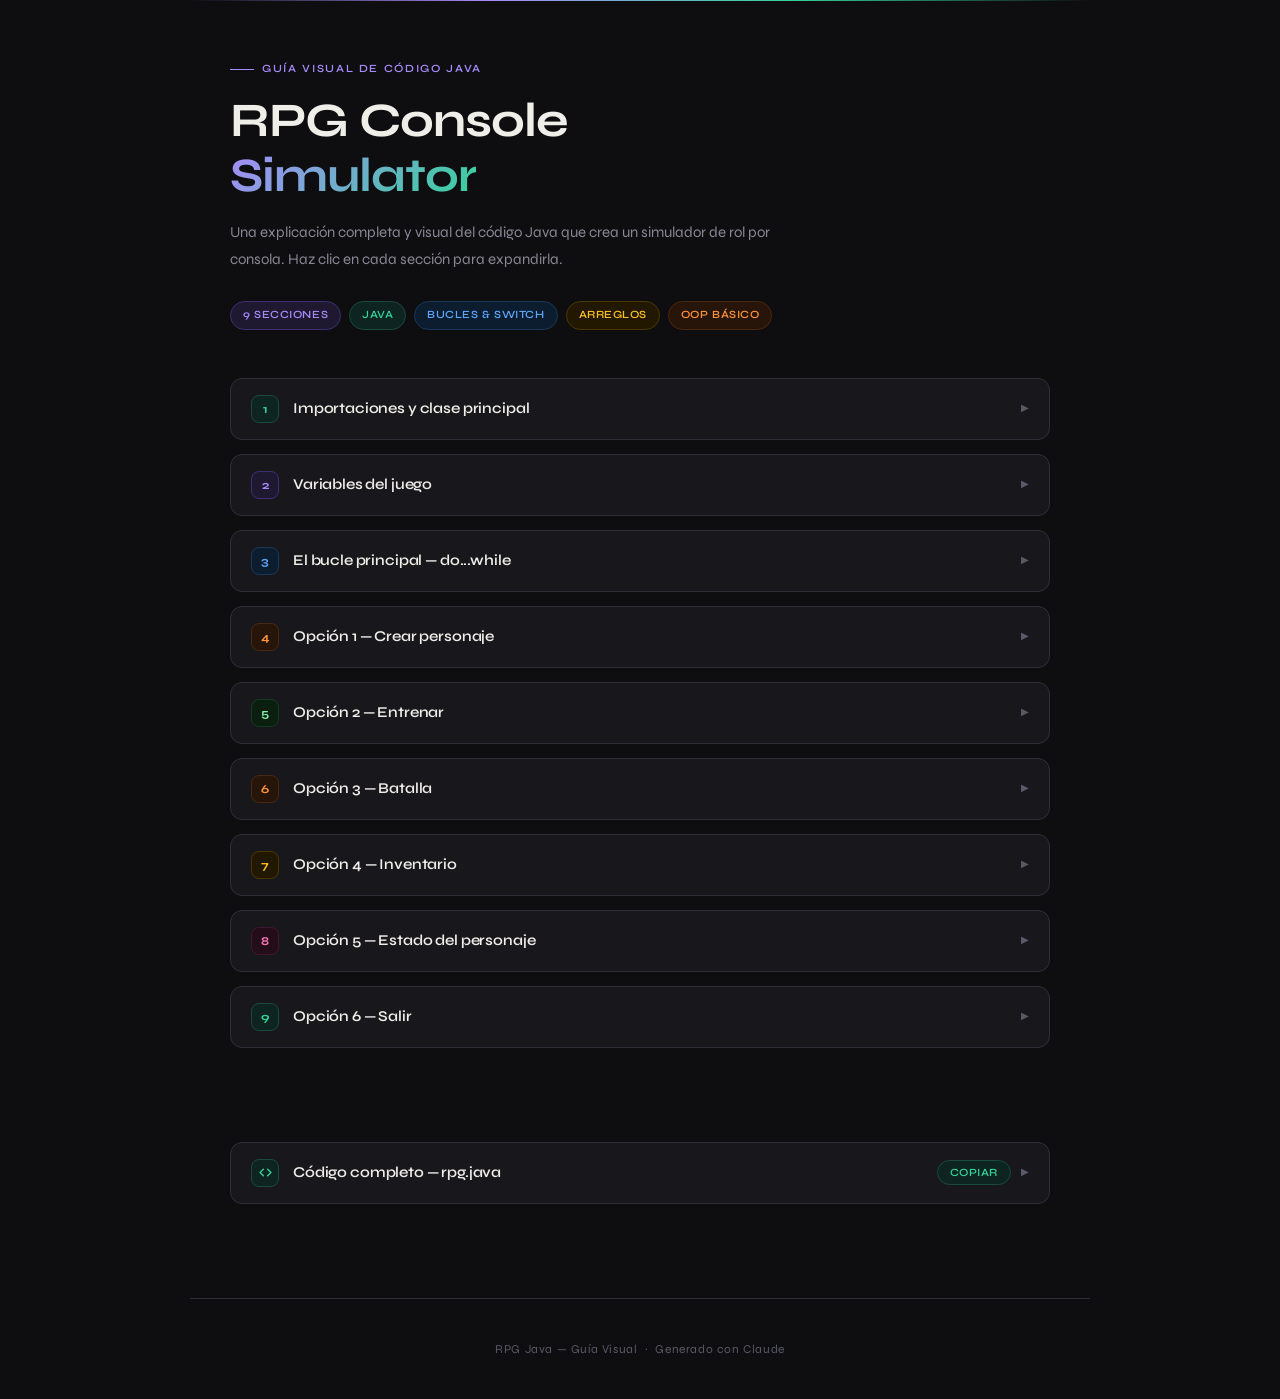
<file: rpg/index.html>
<!DOCTYPE html>
<html lang="es">

<head>
  <meta charset="UTF-8">
  <meta name="viewport" content="width=device-width, initial-scale=1.0">
  <title>RPG Java — Guía Visual</title>
  <link
    href="https://fonts.googleapis.com/css2?family=Syne:wght@400;500;600;700&family=JetBrains+Mono:wght@400;500&display=swap"
    rel="stylesheet">
  <link rel="stylesheet" href="styles.css">
</head>

<body>

  <div class="hero">
    <div class="hero-label">Guía visual de código Java</div>
    <h1>RPG Console<br><span>Simulator</span></h1>
    <p class="hero-desc">Una explicación completa y visual del código Java que crea un simulador de rol por consola. Haz
      clic en cada sección para expandirla.</p>
    <div class="hero-tags">
      <span class="hero-tag" style="color:var(--purple);border-color:var(--purple-border);background:var(--purple-bg)">9
        secciones</span>
      <span class="hero-tag"
        style="color:var(--teal);border-color:var(--teal-border);background:var(--teal-bg)">Java</span>
      <span class="hero-tag" style="color:var(--blue);border-color:var(--blue-border);background:var(--blue-bg)">Bucles
        &amp; Switch</span>
      <span class="hero-tag"
        style="color:var(--amber);border-color:var(--amber-border);background:var(--amber-bg)">Arreglos</span>
      <span class="hero-tag" style="color:var(--coral);border-color:var(--coral-border);background:var(--coral-bg)">OOP
        básico</span>
    </div>
  </div>

  <div class="container">

    <!-- SECCION 1 -->
    <div class="section">
      <div class="section-header" onclick="toggle(this)">
        <div class="num c-teal">1</div>
        <div class="section-title">Importaciones y clase principal</div>
        <div class="arrow">▶</div>
      </div>
      <div class="section-body">
        <div class="body-inner">
          <div class="code-block"><span class="kw">import</span> java.util.Random;
            <span class="kw">import</span> java.util.Scanner;

            <span class="kw">public class</span> <span class="fn">rpg</span> {
            <span class="kw">public static void</span> <span class="fn">main</span>(String[] args) {
            <span class="cm">// Todo el programa vive aquí</span>
            }
            }
          </div>
          <p class="desc">Antes de escribir el juego, Java necesita <strong>"traer herramientas"</strong> del sistema.
            Las dos líneas de <code>import</code> hacen exactamente eso:</p>
          <div class="tag-row">
            <span class="tag c-blue">Scanner → leer lo que escribe el usuario</span>
            <span class="tag c-purple">Random → generar números al azar</span>
          </div>
          <p class="desc">La clase <code>rpg</code> es el contenedor del programa, y el método <code>main</code> es el
            punto de entrada: Java siempre empieza a ejecutar desde ahí.</p>
          <div class="analogy">Como decir "necesito un teclado y un dado" antes de jugar un juego de mesa.</div>
        </div>
      </div>
    </div>

    <!-- SECCION 2 -->
    <div class="section">
      <div class="section-header" onclick="toggle(this)">
        <div class="num c-purple">2</div>
        <div class="section-title">Variables del juego</div>
        <div class="arrow">▶</div>
      </div>
      <div class="section-body">
        <div class="body-inner">
          <p class="desc">Aquí se declaran todas las <strong>"cajas"</strong> donde se guardan los datos del juego. Cada
            variable tiene un tipo y un nombre.</p>
          <div class="var-grid">
            <div class="var-card">
              <div class="var-name">vida</div>
              <div class="var-desc">Puntos de vida del héroe</div>
            </div>
            <div class="var-card">
              <div class="var-name">fuerza</div>
              <div class="var-desc">Daño que hace el héroe</div>
            </div>
            <div class="var-card">
              <div class="var-name">nombre</div>
              <div class="var-desc">Nombre del personaje (texto)</div>
            </div>
            <div class="var-card">
              <div class="var-name">clase</div>
              <div class="var-desc">Mago, Guerrero, etc.</div>
            </div>
            <div class="var-card">
              <div class="var-name">vidaEnemigo</div>
              <div class="var-desc">Vida aleatoria (50–60)</div>
            </div>
            <div class="var-card">
              <div class="var-name">fuerzaEnemigo</div>
              <div class="var-desc">Fuerza aleatoria (10–30)</div>
            </div>
            <div class="var-card">
              <div class="var-name">inventario</div>
              <div class="var-desc">Lista fija de 4 objetos</div>
            </div>
            <div class="var-card">
              <div class="var-name">activo</div>
              <div class="var-desc">¿El juego sigue corriendo?</div>
            </div>
          </div>
          <div class="code-block"><span class="kw">int</span> <span class="var">vida</span> = <span
              class="num">0</span>;
            <span class="kw">String</span> <span class="var">nombre</span> = <span class="str">""</span>;
            <span class="kw">int</span> <span class="var">vidaEnemigo</span> = Random.<span
              class="fn">nextInt</span>(<span class="num">50</span>, <span class="num">60</span>); <span class="cm">//
              aleatorio</span>
            <span class="kw">String</span>[] <span class="var">inventario</span> = {<span class="str">"Poción"</span>,
            <span class="str">"Hierro"</span>, <span class="str">"Pergamino"</span>, <span class="str">"Llave
              Antigua"</span>};
            <span class="kw">boolean</span> <span class="var">activo</span> = <span class="kw">true</span>;
          </div>
          <div class="analogy">Piénsalo como una ficha de personaje en D&amp;D: cada espacio tiene un nombre y un valor
            que puede cambiar durante el juego.</div>
        </div>
      </div>
    </div>

    <!-- SECCION 3 -->
    <div class="section">
      <div class="section-header" onclick="toggle(this)">
        <div class="num c-blue">3</div>
        <div class="section-title">El bucle principal — do...while</div>
        <div class="arrow">▶</div>
      </div>
      <div class="section-body">
        <div class="body-inner">
          <div class="code-block"><span class="kw">do</span> {
            <span class="cm">// mostrar menú, leer opción, ejecutar acción</span>
            <span class="kw">int</span> <span class="var">opcion</span> = scan.<span class="fn">nextInt</span>();
            <span class="kw">switch</span> (<span class="var">opcion</span>) {
            <span class="kw">case</span> <span class="num">1</span> -> { <span class="cm">/* crear personaje */</span> }
            <span class="kw">case</span> <span class="num">6</span> -> { <span class="var">activo</span> = <span
              class="kw">false</span>; }
            }
            } <span class="kw">while</span> (<span class="var">activo</span>);
          </div>
          <p class="desc">Este bloque es el <strong>corazón del juego</strong>. Se repite indefinidamente hasta que
            <code>activo</code> sea <code>false</code>. La diferencia entre <code>do...while</code> y <code>while</code>
            normal es que el <code>do...while</code> siempre ejecuta el cuerpo <strong>al menos una vez</strong> antes
            de verificar la condición.
          </p>
          <p class="desc">Dentro del bucle, el <code>switch</code> actúa como un semáforo que dirige el flujo según el
            número que el jugador escribió.</p>
          <div class="analogy">Es como un menú de cajero automático: siempre vuelve al menú principal hasta que
            presionas "Salir".</div>
        </div>
      </div>
    </div>

    <!-- SECCION 4 -->
    <div class="section">
      <div class="section-header" onclick="toggle(this)">
        <div class="num c-coral">4</div>
        <div class="section-title">Opción 1 — Crear personaje</div>
        <div class="arrow">▶</div>
      </div>
      <div class="section-body">
        <div class="body-inner">
          <p class="desc">El jugador escribe su nombre y elige una <strong>clase</strong>. Cada clase tiene estadísticas
            distintas de vida y fuerza. Un <code>do...while</code> interno repite la pregunta si el jugador elige un
            número inválido.</p>
          <div class="class-grid">
            <div class="class-card c-purple">
              <div class="class-name">Mago</div>
              <div class="stat">vida: 50<br>fuerza: 100</div>
            </div>
            <div class="class-card c-teal">
              <div class="class-name">Guerrero</div>
              <div class="stat">vida: 100<br>fuerza: 50</div>
            </div>
            <div class="class-card c-blue">
              <div class="class-name">Arquero</div>
              <div class="stat">vida: 75<br>fuerza: 75</div>
            </div>
            <div class="class-card c-coral">
              <div class="class-name">Asesino</div>
              <div class="stat">vida: 60<br>fuerza: 90</div>
            </div>
            <div class="class-card c-amber">
              <div class="class-name">Paladín</div>
              <div class="stat">vida: 120<br>fuerza: 40</div>
            </div>
          </div>
          <div class="code-block"><span class="kw">boolean</span> <span class="var">rolValido</span> = <span
              class="kw">false</span>;
            <span class="kw">do</span> {
            <span class="cm">// pedir al usuario que elija clase</span>
            <span class="kw">switch</span> (<span class="var">rol</span>) {
            <span class="kw">case</span> <span class="num">1</span> -> { <span class="var">clase</span> = <span
              class="str">"Mago"</span>; <span class="var">vida</span> = <span class="num">50</span>; <span
              class="var">fuerza</span> = <span class="num">100</span>; <span class="var">rolValido</span> = <span
              class="kw">true</span>; }
            <span class="cm">// ... más casos</span>
            <span class="kw">default</span> -> { System.out.<span class="fn">println</span>(<span class="str">"Opción no
              válida."</span>); }
            }
            } <span class="kw">while</span> (!<span class="var">rolValido</span>);
          </div>
          <div class="analogy">Como elegir tu clase al crear un personaje en Pokémon o Dark Souls: cada opción define tu
            estilo de juego.</div>
        </div>
      </div>
    </div>

    <!-- SECCION 5 -->
    <div class="section">
      <div class="section-header" onclick="toggle(this)">
        <div class="num c-green">5</div>
        <div class="section-title">Opción 2 — Entrenar</div>
        <div class="arrow">▶</div>
      </div>
      <div class="section-body">
        <div class="body-inner">
          <p class="desc">Un menú secundario donde el jugador puede mejorar su personaje. Usa un <code>while</code> que
            repite hasta que el jugador elige <code>0</code> (salir del entrenamiento).</p>
          <div class="code-block"><span class="kw">while</span> (<span class="var">entrenamiento</span> != <span
              class="num">0</span>) {
            <span class="cm">// mostrar opciones de entrenamiento</span>
            <span class="var">entrenamiento</span> = scan.<span class="fn">nextInt</span>();

            <span class="kw">if</span> (<span class="var">entrenamiento</span> == <span class="num">1</span>) {
            <span class="var">fuerza</span> += <span class="num">5</span>; <span class="cm">// fuerza = fuerza +
              5</span>
            } <span class="kw">else if</span> (<span class="var">entrenamiento</span> == <span class="num">2</span>) {
            <span class="var">vida</span> += <span class="num">10</span>; <span class="cm">// vida = vida + 10</span>
            }
            }
          </div>
          <ul class="step-list">
            <li>Elige <strong>opción 1</strong> → fuerza sube +5</li>
            <li>Elige <strong>opción 2</strong> → vida sube +10</li>
            <li>Elige <strong>0</strong> → termina el entrenamiento y vuelve al menú</li>
          </ul>
          <p class="desc">El operador <code>+=</code> es un atajo: <code>fuerza += 5</code> significa lo mismo que
            <code>fuerza = fuerza + 5</code>.
          </p>
          <div class="analogy">Como el gimnasio en Pokémon: entras, subes stats cuantas veces quieras, y cuando estás
            listo, sales de nuevo al mundo.</div>
        </div>
      </div>
    </div>

    <!-- SECCION 6 -->
    <div class="section">
      <div class="section-header" onclick="toggle(this)">
        <div class="num c-coral">6</div>
        <div class="section-title">Opción 3 — Batalla</div>
        <div class="arrow">▶</div>
      </div>
      <div class="section-body">
        <div class="body-inner">
          <p class="desc">Se usa un bucle <code>for</code> que simula <strong>hasta 5 turnos</strong> de combate. En
            cada turno ambos personajes se golpean simultáneamente.</p>
          <div class="code-block"><span class="kw">for</span> (<span class="var">turno</span> = <span
              class="num">1</span>; <span class="var">turno</span>
            <= <span class="num">5</span>; <span class="var">turno</span>++) {
              <span class="cm">// Mostrar stats de ambos</span>
              <span class="var">vida</span> -= <span class="var">fuerzaEnemigo</span>; <span class="cm">// el enemigo
                golpea al héroe</span>
              <span class="var">vidaEnemigo</span> -= <span class="var">fuerza</span>; <span class="cm">// el héroe
                golpea al enemigo</span>

              <span class="kw">if</span> (<span class="var">vida</span>
              <= <span class="num">0</span>) {
                System.out.<span class="fn">println</span>(<span class="str">"ERAI Compare"</span>);
                <span class="kw">break</span>; <span class="cm">// sale del for antes del turno 5</span>
                } <span class="kw">else if</span> (<span class="var">vidaEnemigo</span>
                <= <span class="num">0</span>) {
                  System.out.<span class="fn">println</span>(<span class="str">"GANASTE Prro"</span>);
                  <span class="kw">break</span>;
                  }
                  }
          </div>
          <ul class="step-list">
            <li>Se muestran los stats de héroe y enemigo</li>
            <li>El enemigo descuenta su fuerza de la vida del héroe</li>
            <li>El héroe descuenta su fuerza de la vida del enemigo</li>
            <li>Si alguno llega a 0 o menos, se usa <code>break</code> para salir del combate</li>
            <li>Si nadie murió en 5 turnos, el combate termina empatado</li>
          </ul>
          <p class="desc">El <code>break</code> es como una salida de emergencia del bucle: cuando se cumple la
            condición, se salta al código que viene después del <code>for</code>.</p>
          <div class="analogy">Como un juego de cartas donde ambos jugadores se golpean al mismo tiempo cada ronda,
            hasta que uno cae o se acaban los turnos.</div>
        </div>
      </div>
    </div>

    <!-- SECCION 7 -->
    <div class="section">
      <div class="section-header" onclick="toggle(this)">
        <div class="num c-amber">7</div>
        <div class="section-title">Opción 4 — Inventario</div>
        <div class="arrow">▶</div>
      </div>
      <div class="section-body">
        <div class="body-inner">
          <div class="code-block"><span class="kw">String</span>[] <span class="var">inventario</span> = {<span
              class="str">"Poción"</span>, <span class="str">"Hierro"</span>, <span class="str">"Pergamino"</span>,
            <span class="str">"Llave Antigua"</span>};

            <span class="cm">// Para mostrarlo:</span>
            <span class="kw">for</span> (<span class="kw">String</span> <span class="var">item</span> : <span
              class="var">inventario</span>) {
            System.out.<span class="fn">println</span>(<span class="str">"- "</span> + <span class="var">item</span>);
            }
          </div>
          <p class="desc">El inventario es un <strong>arreglo (array)</strong> de textos: una lista fija de 4 objetos
            que no cambia durante el juego. Se define al inicio con llaves <code>{ }</code>.</p>
          <p class="desc">El <code>for-each</code> (el <code>for</code> con <code>:</code>) es una forma simple de
            recorrer toda la lista uno por uno sin necesitar índices numéricos.</p>
          <div class="tag-row">
            <span class="tag c-amber">inventario[0] = "Poción"</span>
            <span class="tag c-amber">inventario[1] = "Hierro"</span>
            <span class="tag c-amber">inventario[2] = "Pergamino"</span>
            <span class="tag c-amber">inventario[3] = "Llave Antigua"</span>
          </div>
          <div class="analogy">Como un inventario en papel: el bucle es la mano que va señalando cada ítem de arriba a
            abajo e imprimiéndolo.</div>
        </div>
      </div>
    </div>

    <!-- SECCION 8 -->
    <div class="section">
      <div class="section-header" onclick="toggle(this)">
        <div class="num c-pink">8</div>
        <div class="section-title">Opción 5 — Estado del personaje</div>
        <div class="arrow">▶</div>
      </div>
      <div class="section-body">
        <div class="body-inner">
          <p class="desc">Muestra nombre, clase y fuerza, y según la <strong>cantidad de vida restante</strong> imprime
            un mensaje diferente. Usa una cadena de <code>if / else if / else</code>:</p>
          <div class="code-block"><span class="kw">if</span> (<span class="var">vida</span> >= <span
              class="num">80</span>) {
            System.out.<span class="fn">println</span>(<span class="str">"Estás en excelente estado"</span>);
            } <span class="kw">else if</span> (<span class="var">vida</span> >= <span class="num">50</span>) {
            System.out.<span class="fn">println</span>(<span class="str">"Buen estado, pero ten cuidado"</span>);
            } <span class="kw">else if</span> (<span class="var">vida</span> >= <span class="num">20</span>) {
            System.out.<span class="fn">println</span>(<span class="str">"Estás herido, busca una poción"</span>);
            } <span class="kw">else</span> {
            System.out.<span class="fn">println</span>(<span class="str">"Gravemente herido, entrena por favor"</span>);
            }</div>
          <p class="desc">Java evalúa las condiciones <strong>de arriba a abajo</strong> y ejecuta solo el primer bloque
            cuya condición sea verdadera.</p>
          <div class="tag-row">
            <span class="tag c-green">vida ≥ 80 → excelente estado</span>
            <span class="tag c-blue">vida ≥ 50 → buen estado</span>
            <span class="tag c-amber">vida ≥ 20 → herido</span>
            <span class="tag c-coral">vida &lt; 20 → gravemente herido</span>
          </div>
          <div class="analogy">Como la barra de salud en un videojuego que cambia de color de verde a rojo según cuánto
            te queda.</div>
        </div>
      </div>
    </div>

    <!-- SECCION 9 -->
    <div class="section">
      <div class="section-header" onclick="toggle(this)">
        <div class="num c-teal">9</div>
        <div class="section-title">Opción 6 — Salir</div>
        <div class="arrow">▶</div>
      </div>
      <div class="section-body">
        <div class="body-inner">
          <div class="code-block"><span class="kw">case</span> <span class="num">6</span> -> {
            System.out.<span class="fn">println</span>(<span class="str">"Saliendo del juego..."</span>);
            <span class="var">activo</span> = <span class="kw">false</span>;
            }
          </div>
          <p class="desc">La opción más simple del programa. Solo cambia la variable <code>activo</code> a
            <code>false</code>. Eso hace que cuando el <code>do...while</code> principal revise su condición al final
            del ciclo, encuentre que es <strong>falsa</strong> y detenga todo.
          </p>
          <div class="analogy">El interruptor de apagado: cuando lo bajas, toda la máquina se detiene. Sin él, el juego
            correría para siempre.</div>
        </div>
      </div>
    </div>

  </div>

  <!-- CODIGO COMPLETO -->
  <div class="container">
    <div class="section" id="fullcode-section" style="animation-delay:0.5s">
      <div class="section-header" onclick="toggle(this)">
        <div class="num" style="color:var(--teal);border-color:var(--teal-border);background:var(--teal-bg)">
          <svg width="13" height="13" viewBox="0 0 24 24" fill="none" stroke="currentColor" stroke-width="2.5"
            stroke-linecap="round" stroke-linejoin="round">
            <polyline points="16 18 22 12 16 6" />
            <polyline points="8 6 2 12 8 18" />
          </svg>
        </div>
        <div class="section-title">Código completo — rpg.java</div>
        <div style="display:flex;align-items:center;gap:10px;flex-shrink:0">
          <button id="copy-btn" onclick="copyCode(event)"
            style="font-family:'Syne',sans-serif;font-size:11px;font-weight:600;letter-spacing:0.05em;padding:5px 12px;border-radius:99px;border:1px solid var(--teal-border);background:var(--teal-bg);color:var(--teal);cursor:pointer;transition:all 0.15s">COPIAR</button>
          <div class="arrow">▶</div>
        </div>
      </div>
      <div class="section-body">
        <div class="body-inner">
          <p class="desc" style="margin-bottom:16px">El código fuente completo con sintaxis coloreada. Usa el botón
            <strong>COPIAR</strong> para copiarlo al portapapeles.
          </p>
          <div class="code-block" id="full-code" style="max-height:600px;overflow-y:auto;line-height:1.75"><span
              class="kw">package</span> ejercicios;

            <span class="kw">import</span> java.util.Random;
            <span class="kw">import</span> java.util.Scanner;

            <span class="kw">public class</span> <span class="fn">rpg</span> {
            <span class="kw">public static void</span> <span class="fn">main</span>(String[] args) {
            <span class="cm">// scanner</span>
            Scanner scan = <span class="kw">new</span> <span class="fn">Scanner</span>(System.in);
            <span class="cm">// se llama random para crear vida y fuerza aleatoria al enemigo</span>
            Random Random = <span class="kw">new</span> <span class="fn">Random</span>();

            <span class="cm">// variables</span>
            <span class="kw">int</span> <span class="var">vida</span> = <span class="num">0</span>;
            String <span class="var">nombre</span> = <span class="str">""</span>;
            <span class="kw">int</span> <span class="var">rol</span>;
            <span class="kw">int</span> <span class="var">fuerza</span> = <span class="num">0</span>;
            String <span class="var">clase</span> = <span class="str">""</span>;
            <span class="kw">int</span> <span class="var">entrenamiento</span> = <span class="num">1</span>;
            <span class="kw">int</span> <span class="var">vidaEnemigo</span> = Random.<span
              class="fn">nextInt</span>(<span class="num">50</span>, <span class="num">60</span>);
            <span class="kw">int</span> <span class="var">fuerzaEnemigo</span> = Random.<span
              class="fn">nextInt</span>(<span class="num">10</span>, <span class="num">30</span>);
            <span class="kw">int</span> <span class="var">turno</span>;
            String[] <span class="var">inventario</span> = {<span class="str">"Poción"</span>, <span
              class="str">"Hierro"</span>, <span class="str">"Pergamino"</span>, <span class="str">"Llave
              Antigua"</span>};
            <span class="kw">boolean</span> <span class="var">activo</span> = <span class="kw">true</span>;

            <span class="kw">do</span> {
            System.out.<span class="fn">println</span>(<span class="str">"RPG Console Simulator"</span>);
            System.out.<span class="fn">println</span>(<span class="str">"1. Crear Personaje"</span>);
            System.out.<span class="fn">println</span>(<span class="str">"2. Entrenar"</span>);
            System.out.<span class="fn">println</span>(<span class="str">"3. Batalla"</span>);
            System.out.<span class="fn">println</span>(<span class="str">"4. Inventario"</span>);
            System.out.<span class="fn">println</span>(<span class="str">"5. Estado del personaje"</span>);
            System.out.<span class="fn">println</span>(<span class="str">"6. Salir"</span>);
            <span class="kw">int</span> <span class="var">opcion</span> = scan.<span class="fn">nextInt</span>();
            scan.<span class="fn">nextLine</span>();

            <span class="kw">switch</span> (<span class="var">opcion</span>) {
            <span class="kw">case</span> <span class="num">1</span> -> {
            System.out.<span class="fn">println</span>(<span class="str">"Ingrese el nombre del heroe: "</span>);
            <span class="var">nombre</span> = scan.<span class="fn">nextLine</span>();

            <span class="kw">boolean</span> <span class="var">rolValido</span> = <span class="kw">false</span>;
            <span class="kw">do</span> {
            System.out.<span class="fn">println</span>(<span class="str">"Ingrese el rol del heroe: "</span>);
            System.out.<span class="fn">println</span>(<span class="str">"1. Mago"</span>);
            System.out.<span class="fn">println</span>(<span class="str">"2. Guerrero"</span>);
            System.out.<span class="fn">println</span>(<span class="str">"3. Arquero"</span>);
            System.out.<span class="fn">println</span>(<span class="str">"4. Asesino"</span>);
            System.out.<span class="fn">println</span>(<span class="str">"5. Paladin"</span>);
            <span class="var">rol</span> = scan.<span class="fn">nextInt</span>();

            <span class="kw">switch</span> (<span class="var">rol</span>) {
            <span class="kw">case</span> <span class="num">1</span> -> { <span class="var">clase</span> = <span
              class="str">"Mago"</span>; <span class="var">vida</span> = <span class="num">50</span>; <span
              class="var">fuerza</span> = <span class="num">100</span>; <span class="var">rolValido</span> = <span
              class="kw">true</span>; System.out.<span class="fn">println</span>(<span class="str">"Has creado un
              "</span> + <span class="var">clase</span> + <span class="str">" llamado "</span> + <span
              class="var">nombre</span>); }
            <span class="kw">case</span> <span class="num">2</span> -> { <span class="var">clase</span> = <span
              class="str">"Guerrero"</span>; <span class="var">vida</span> = <span class="num">100</span>; <span
              class="var">fuerza</span> = <span class="num">50</span>; <span class="var">rolValido</span> = <span
              class="kw">true</span>; System.out.<span class="fn">println</span>(<span class="str">"Has creado un
              "</span> + <span class="var">clase</span> + <span class="str">" llamado "</span> + <span
              class="var">nombre</span>); }
            <span class="kw">case</span> <span class="num">3</span> -> { <span class="var">clase</span> = <span
              class="str">"Arquero"</span>; <span class="var">vida</span> = <span class="num">75</span>; <span
              class="var">fuerza</span> = <span class="num">75</span>; <span class="var">rolValido</span> = <span
              class="kw">true</span>; System.out.<span class="fn">println</span>(<span class="str">"Has creado un
              "</span> + <span class="var">clase</span> + <span class="str">" llamado "</span> + <span
              class="var">nombre</span>); }
            <span class="kw">case</span> <span class="num">4</span> -> { <span class="var">clase</span> = <span
              class="str">"Asesino"</span>; <span class="var">vida</span> = <span class="num">60</span>; <span
              class="var">fuerza</span> = <span class="num">90</span>; <span class="var">rolValido</span> = <span
              class="kw">true</span>; System.out.<span class="fn">println</span>(<span class="str">"Has creado un
              "</span> + <span class="var">clase</span> + <span class="str">" llamado "</span> + <span
              class="var">nombre</span>); }
            <span class="kw">case</span> <span class="num">5</span> -> { <span class="var">clase</span> = <span
              class="str">"Paladin"</span>; <span class="var">vida</span> = <span class="num">120</span>; <span
              class="var">fuerza</span> = <span class="num">40</span>; <span class="var">rolValido</span> = <span
              class="kw">true</span>; System.out.<span class="fn">println</span>(<span class="str">"Has creado un
              "</span> + <span class="var">clase</span> + <span class="str">" llamado "</span> + <span
              class="var">nombre</span>); }
            <span class="kw">default</span> -> { System.out.<span class="fn">println</span>(<span class="str">"Opción no
              válida. Elige nuevamente."</span>); }
            }
            } <span class="kw">while</span> (!<span class="var">rolValido</span>);
            }

            <span class="kw">case</span> <span class="num">2</span> -> {
            <span class="kw">while</span> (<span class="var">entrenamiento</span> != <span class="num">0</span>) {
            System.out.<span class="fn">println</span>(<span class="str">"\n--- ENTRENAMIENTO ---"</span>);
            System.out.<span class="fn">println</span>(<span class="str">"1. +5 fuerza"</span>);
            System.out.<span class="fn">println</span>(<span class="str">"2. +10 vida"</span>);
            System.out.<span class="fn">println</span>(<span class="str">"0. Terminar"</span>);
            <span class="var">entrenamiento</span> = scan.<span class="fn">nextInt</span>();

            <span class="kw">if</span> (<span class="var">entrenamiento</span> == <span class="num">1</span>) {
            <span class="var">fuerza</span> += <span class="num">5</span>;
            System.out.<span class="fn">println</span>(<span class="str">"Fuerza aumentada."</span>);
            } <span class="kw">else if</span> (<span class="var">entrenamiento</span> == <span class="num">2</span>) {
            <span class="var">vida</span> += <span class="num">10</span>;
            System.out.<span class="fn">println</span>(<span class="str">"Vida aumentada."</span>);
            } <span class="kw">else if</span> (<span class="var">entrenamiento</span> != <span class="num">0</span>) {
            System.out.<span class="fn">println</span>(<span class="str">"Opción inválida."</span>);
            }
            System.out.<span class="fn">println</span>(<span class="str">"Vida: "</span> + <span class="var">vida</span>
            + <span class="str">" | Fuerza: "</span> + <span class="var">fuerza</span>);
            }
            }

            <span class="kw">case</span> <span class="num">3</span> -> {
            System.out.<span class="fn">println</span>(<span class="str">"Batalla, espero que sobrevivas xdd"</span>);
            <span class="kw">for</span> (<span class="var">turno</span> = <span class="num">1</span>; <span
              class="var">turno</span>
            <= <span class="num">5</span>; <span class="var">turno</span>++) {
              System.out.<span class="fn">println</span>(<span class="str">"Héroe — Vida: "</span> + <span
                class="var">vida</span> + <span class="str">" | Fuerza: "</span> + <span class="var">fuerza</span>);
              System.out.<span class="fn">println</span>(<span class="str">"Enemigo — Vida: "</span> + <span
                class="var">vidaEnemigo</span> + <span class="str">" | Fuerza: "</span> + <span
                class="var">fuerzaEnemigo</span>);

              <span class="var">vida</span> -= <span class="var">fuerzaEnemigo</span>;
              <span class="var">vidaEnemigo</span> -= <span class="var">fuerza</span>;

              <span class="kw">if</span> (<span class="var">vida</span>
              <= <span class="num">0</span>) {
                System.out.<span class="fn">println</span>(<span class="str">"ERAI Compare"</span>);
                <span class="kw">break</span>;
                } <span class="kw">else if</span> (<span class="var">vidaEnemigo</span>
                <= <span class="num">0</span>) {
                  System.out.<span class="fn">println</span>(<span class="str">"GANASTE Prro"</span>);
                  <span class="kw">break</span>;
                  } <span class="kw">else</span> {
                  System.out.<span class="fn">println</span>(<span class="str">"El combate continúa..."</span>);
                  }
                  }
                  }

                  <span class="kw">case</span> <span class="num">4</span> -> {
                  System.out.<span class="fn">println</span>(<span class="str">"\nINVENTARIO:"</span>);
                  <span class="kw">for</span> (String <span class="var">item</span> : <span
                    class="var">inventario</span>) {
                  System.out.<span class="fn">println</span>(<span class="str">"- "</span> + <span
                    class="var">item</span>);
                  }
                  }

                  <span class="kw">case</span> <span class="num">5</span> -> {
                  System.out.<span class="fn">println</span>(<span class="str">"Tu nombre es: "</span> + <span
                    class="var">nombre</span>);
                  System.out.<span class="fn">println</span>(<span class="str">"Tu clase es: "</span> + <span
                    class="var">clase</span>);

                  <span class="kw">if</span> (<span class="var">vida</span> >= <span class="num">80</span>) {
                  System.out.<span class="fn">println</span>(<span class="str">"Vida: "</span> + <span
                    class="var">vida</span> + <span class="str">". Estás en excelente estado."</span>);
                  } <span class="kw">else if</span> (<span class="var">vida</span> >= <span class="num">50</span>) {
                  System.out.<span class="fn">println</span>(<span class="str">"Vida: "</span> + <span
                    class="var">vida</span> + <span class="str">". Estás en buen estado."</span>);
                  } <span class="kw">else if</span> (<span class="var">vida</span> >= <span class="num">20</span>) {
                  System.out.<span class="fn">println</span>(<span class="str">"Vida: "</span> + <span
                    class="var">vida</span> + <span class="str">". Estás herido."</span>);
                  } <span class="kw">else</span> {
                  System.out.<span class="fn">println</span>(<span class="str">"Estás gravemente herido."</span>);
                  }
                  System.out.<span class="fn">println</span>(<span class="str">"Tu fuerza es: "</span> + <span
                    class="var">fuerza</span>);
                  }

                  <span class="kw">case</span> <span class="num">6</span> -> {
                  System.out.<span class="fn">println</span>(<span class="str">"Saliendo del juego..."</span>);
                  <span class="var">activo</span> = <span class="kw">false</span>;
                  }
                  }

                  } <span class="kw">while</span> (<span class="var">activo</span>);
                  }
                  }
          </div>
        </div>
      </div>
    </div>
  </div>

  <div class="footer">
    RPG Java — Guía Visual &nbsp;·&nbsp; Generado con Claude
  </div>

  <script>
    function toggle(header) {
      const section = header.parentElement;
      section.classList.toggle('open');
    }

    function copyCode(e) {
      e.stopPropagation();
      const raw = `package ejercicios;

}`;
      navigator.clipboard.writeText(raw).then(() => {
        const btn = document.getElementById('copy-btn');
        btn.textContent = '✓ COPIADO';
        btn.style.color = 'var(--teal)';
        btn.style.borderColor = 'var(--teal)';
        setTimeout(() => { btn.textContent = 'COPIAR'; }, 2000);
      });
    };
  </script>
</body>

</html>
</file>
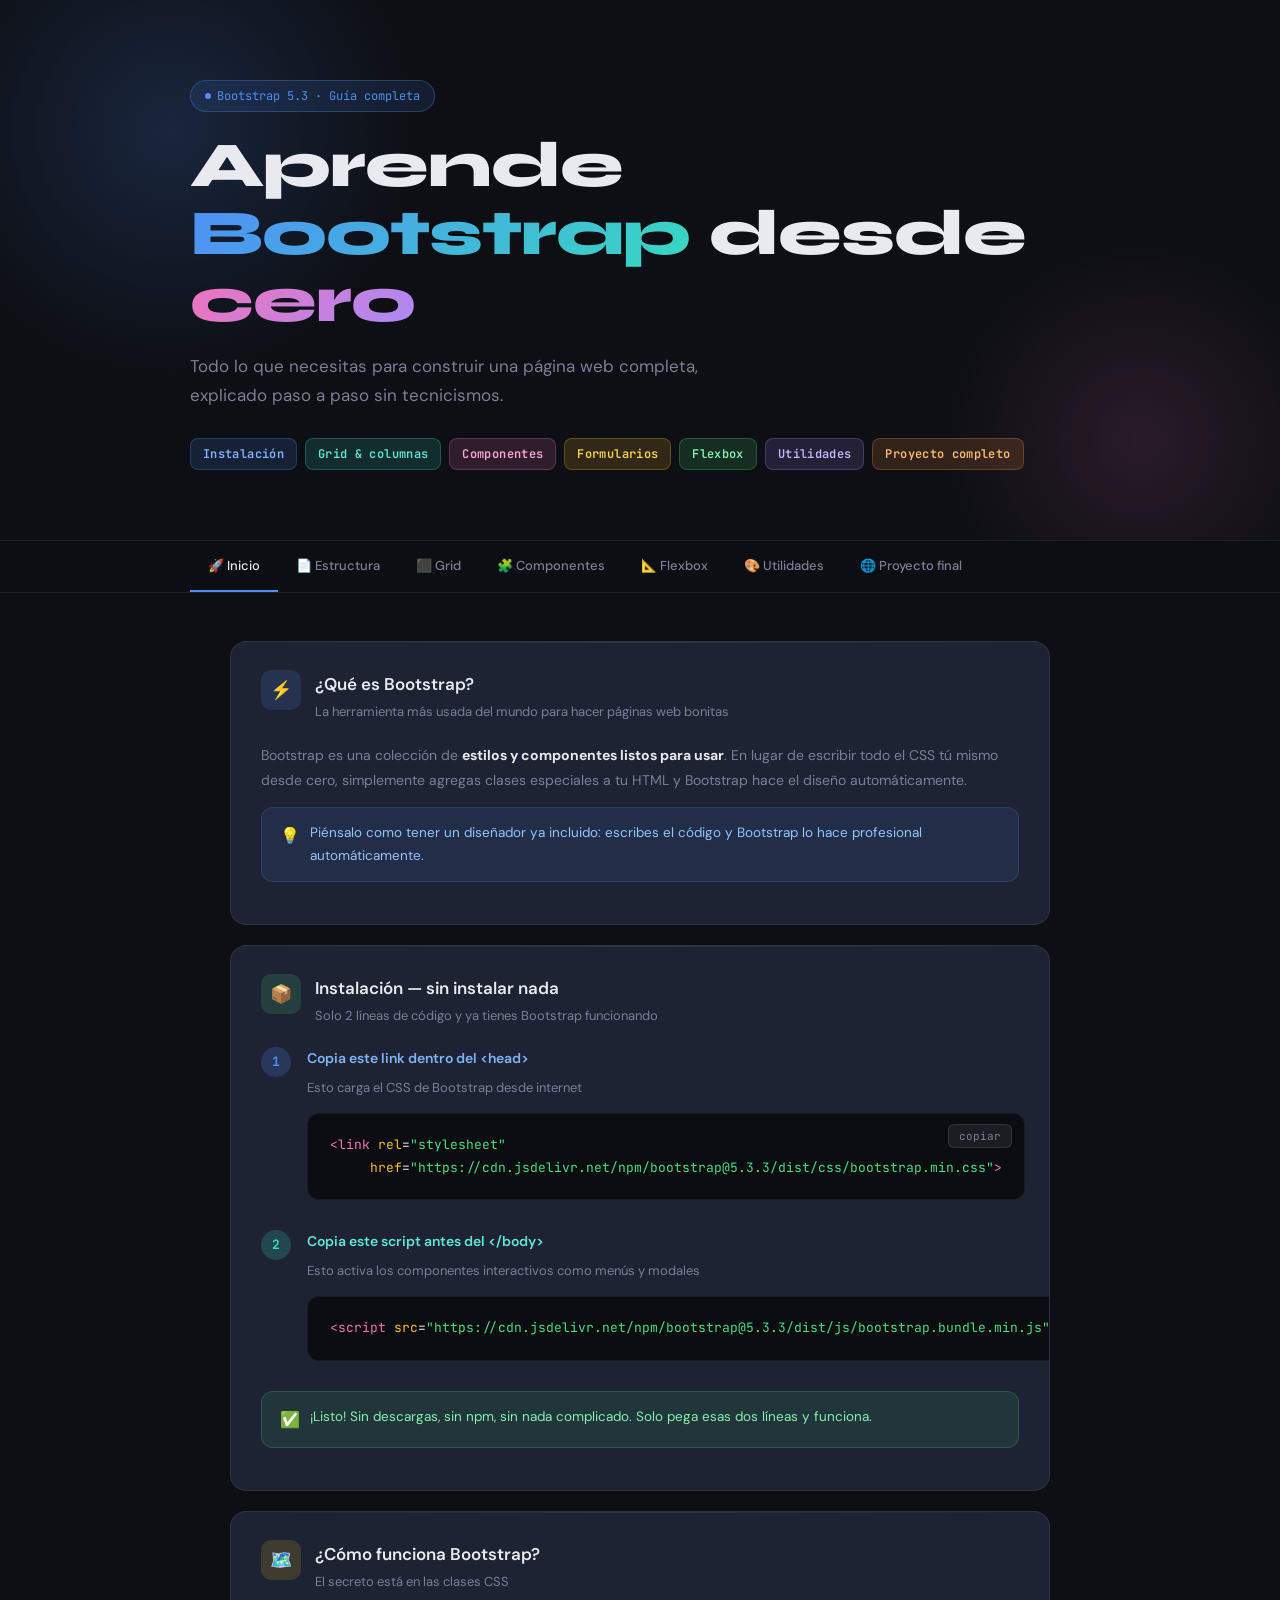
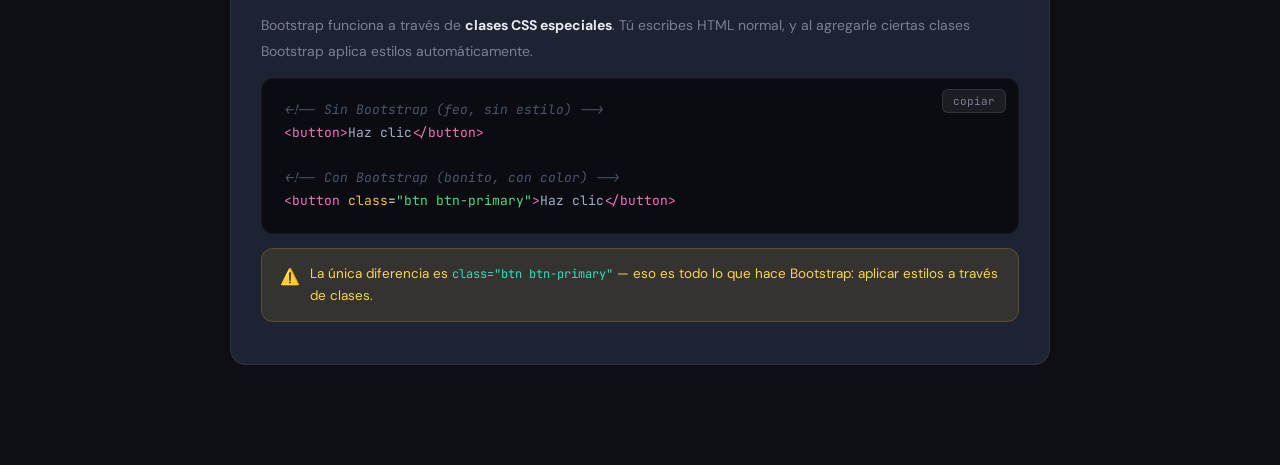
<file: Boostrap/Boostrap.html>
<!DOCTYPE html>
<html lang="es">
<head>
  <meta charset="UTF-8">
  <meta name="viewport" content="width=device-width, initial-scale=1">
  <title>Guía Bootstrap — Completa y Visual</title>
  <link rel="stylesheet" href="styles.css">
  <link href="https://fonts.googleapis.com/css2?family=Syne:wght@700;800&family=DM+Sans:wght@400;500;600&family=JetBrains+Mono:wght@400;500&display=swap" rel="stylesheet">
  <style>
    :root {
      --bg: #0d0f14;
      --bg2: #13161e;
      --bg3: #1a1e2a;
      --card: #1e2333;
      --border: rgba(255,255,255,0.07);
      --text: #e8eaf0;
      --muted: #7a7f96;
      --blue: #4f8ef7;
      --cyan: #38d9c0;
      --pink: #f472b6;
      --amber: #fbbf24;
      --green: #4ade80;
      --orange: #fb923c;
      --purple: #a78bfa;
      --font-display: 'Syne', sans-serif;
      --font-body: 'DM Sans', sans-serif;
      --font-mono: 'JetBrains Mono', monospace;
    }

    * { box-sizing: border-box; margin: 0; padding: 0; }

    body {
      background: var(--bg);
      color: var(--text);
      font-family: var(--font-body);
      line-height: 1.7;
      min-height: 100vh;
    }

    /* ── HEADER ─────────────────────────────────── */
    header {
      position: relative;
      padding: 80px 40px 70px;
      overflow: hidden;
      border-bottom: 1px solid var(--border);
    }
    header::before {
      content: '';
      position: absolute;
      top: -120px; left: -80px;
      width: 500px; height: 500px;
      background: radial-gradient(circle, rgba(79,142,247,0.18) 0%, transparent 70%);
      pointer-events: none;
    }
    header::after {
      content: '';
      position: absolute;
      bottom: -100px; right: -60px;
      width: 400px; height: 400px;
      background: radial-gradient(circle, rgba(244,114,182,0.12) 0%, transparent 70%);
      pointer-events: none;
    }
    .header-inner { max-width: 900px; margin: 0 auto; position: relative; z-index: 1; }
    .badge-top {
      display: inline-flex; align-items: center; gap: 6px;
      background: rgba(79,142,247,0.12); border: 1px solid rgba(79,142,247,0.3);
      border-radius: 20px; padding: 5px 14px; font-size: 12px;
      color: var(--blue); font-family: var(--font-mono); margin-bottom: 20px;
      animation: fadeSlideUp .5s ease both;
    }
    .badge-dot { width: 6px; height: 6px; border-radius: 50%; background: var(--blue); animation: pulse 2s ease infinite; }
    @keyframes pulse { 0%,100%{opacity:1} 50%{opacity:.4} }

    h1 {
      font-family: var(--font-display);
      font-size: clamp(38px, 6vw, 64px);
      font-weight: 800;
      line-height: 1.05;
      letter-spacing: -1px;
      margin-bottom: 18px;
      animation: fadeSlideUp .5s ease .1s both;
    }
    h1 .g1 { background: linear-gradient(135deg, #4f8ef7, #38d9c0); -webkit-background-clip: text; -webkit-text-fill-color: transparent; }
    h1 .g2 { background: linear-gradient(135deg, #f472b6, #a78bfa); -webkit-background-clip: text; -webkit-text-fill-color: transparent; }

    .subtitle {
      font-size: 17px; color: var(--muted); max-width: 540px;
      animation: fadeSlideUp .5s ease .2s both;
    }
    .header-pills {
      display: flex; flex-wrap: wrap; gap: 8px; margin-top: 28px;
      animation: fadeSlideUp .5s ease .3s both;
    }
    .pill {
      padding: 5px 12px; border-radius: 8px; font-size: 12px; font-weight: 600;
      font-family: var(--font-mono); letter-spacing: .03em;
    }
    .pill-blue   { background: rgba(79,142,247,.15); color: #7eb4ff; border: 1px solid rgba(79,142,247,.25); }
    .pill-cyan   { background: rgba(56,217,192,.15); color: #5ee8d2; border: 1px solid rgba(56,217,192,.25); }
    .pill-pink   { background: rgba(244,114,182,.15); color: #f9a8d4; border: 1px solid rgba(244,114,182,.25); }
    .pill-amber  { background: rgba(251,191,36,.15); color: #fcd34d; border: 1px solid rgba(251,191,36,.25); }
    .pill-green  { background: rgba(74,222,128,.15); color: #86efac; border: 1px solid rgba(74,222,128,.25); }
    .pill-purple { background: rgba(167,139,250,.15); color: #c4b5fd; border: 1px solid rgba(167,139,250,.25); }
    .pill-orange { background: rgba(251,146,60,.15); color: #fdba74; border: 1px solid rgba(251,146,60,.25); }

    @keyframes fadeSlideUp {
      from { opacity:0; transform: translateY(16px); }
      to   { opacity:1; transform: translateY(0); }
    }

    /* ── NAV TABS ─────────────────────────────────── */
    .tab-wrapper {
      position: sticky; top: 0; z-index: 100;
      background: rgba(13,15,20,0.92);
      backdrop-filter: blur(12px);
      border-bottom: 1px solid var(--border);
      padding: 0 40px;
    }
    .tabs {
      max-width: 900px; margin: 0 auto;
      display: flex; gap: 0; overflow-x: auto;
      scrollbar-width: none;
    }
    .tabs::-webkit-scrollbar { display: none; }
    .tab {
      padding: 16px 18px; font-size: 13px; font-weight: 500;
      color: var(--muted); border: none; background: none; cursor: pointer;
      white-space: nowrap; border-bottom: 2px solid transparent;
      transition: color .2s, border-color .2s;
      font-family: var(--font-body);
    }
    .tab:hover { color: var(--text); }
    .tab.active { color: var(--text); border-bottom-color: var(--blue); }

    /* ── CONTENT ─────────────────────────────────── */
    .content { max-width: 900px; margin: 0 auto; padding: 48px 40px 80px; }
    .section { display: none; animation: fadeSlideUp .3s ease both; }
    .section.active { display: block; }

    /* ── CARDS ─────────────────────────────────── */
    .card {
      background: var(--card);
      border: 1px solid var(--border);
      border-radius: 16px;
      padding: 28px 30px;
      margin-bottom: 20px;
      position: relative;
      overflow: hidden;
    }
    .card::before {
      content: '';
      position: absolute; top: 0; left: 0; right: 0;
      height: 1px;
      background: linear-gradient(90deg, transparent, rgba(255,255,255,0.08), transparent);
    }
    .card-header {
      display: flex; align-items: flex-start; gap: 14px; margin-bottom: 20px;
    }
    .card-icon {
      width: 40px; height: 40px; border-radius: 10px;
      display: flex; align-items: center; justify-content: center;
      font-size: 18px; flex-shrink: 0;
    }
    .icon-blue   { background: rgba(79,142,247,.15); }
    .icon-cyan   { background: rgba(56,217,192,.15); }
    .icon-pink   { background: rgba(244,114,182,.15); }
    .icon-amber  { background: rgba(251,191,36,.15); }
    .icon-green  { background: rgba(74,222,128,.15); }
    .icon-purple { background: rgba(167,139,250,.15); }
    .icon-orange { background: rgba(251,146,60,.15); }

    .card-title { font-size: 17px; font-weight: 600; color: var(--text); }
    .card-desc  { font-size: 13px; color: var(--muted); margin-top: 2px; }

    /* ── CODE BLOCKS ─────────────────────────────── */
    pre {
      background: #0a0c12;
      border: 1px solid rgba(255,255,255,0.06);
      border-radius: 12px;
      padding: 20px 22px;
      overflow-x: auto;
      font-family: var(--font-mono);
      font-size: 13px;
      line-height: 1.75;
      margin: 14px 0;
      position: relative;
    }
    pre .tag    { color: #f472b6; }
    pre .attr   { color: #fbbf24; }
    pre .val    { color: #4ade80; }
    pre .cmt    { color: #4b5568; font-style: italic; }
    pre .cls    { color: #38d9c0; }
    pre .plain  { color: #a0aec0; }

    .copy-btn {
      position: absolute; top: 10px; right: 12px;
      background: rgba(255,255,255,0.07); border: 1px solid rgba(255,255,255,0.1);
      color: var(--muted); border-radius: 6px; padding: 4px 10px;
      font-size: 11px; cursor: pointer; font-family: var(--font-mono);
      transition: all .15s;
    }
    .copy-btn:hover { background: rgba(255,255,255,0.12); color: var(--text); }

    /* ── CALLOUTS ─────────────────────────────────── */
    .callout {
      border-radius: 12px; padding: 14px 18px;
      font-size: 13.5px; line-height: 1.65; margin: 14px 0;
      display: flex; align-items: flex-start; gap: 10px;
    }
    .callout-icon { font-size: 16px; flex-shrink: 0; margin-top: 1px; }
    .callout-amber { background: rgba(251,191,36,.1); border: 1px solid rgba(251,191,36,.2); color: #fcd34d; }
    .callout-green { background: rgba(74,222,128,.1); border: 1px solid rgba(74,222,128,.2); color: #86efac; }
    .callout-blue  { background: rgba(79,142,247,.1); border: 1px solid rgba(79,142,247,.2); color: #93c5fd; }

    /* ── STEPS ─────────────────────────────────── */
    .steps { display: flex; flex-direction: column; gap: 16px; }
    .step  { display: flex; gap: 16px; align-items: flex-start; }
    .step-num {
      width: 30px; height: 30px; border-radius: 50%;
      display: flex; align-items: center; justify-content: center;
      font-size: 13px; font-weight: 700; flex-shrink: 0;
      font-family: var(--font-mono);
    }
    .step-num-blue   { background: rgba(79,142,247,.2); color: var(--blue); }
    .step-num-cyan   { background: rgba(56,217,192,.2); color: var(--cyan); }
    .step-num-pink   { background: rgba(244,114,182,.2); color: var(--pink); }
    .step-body { flex: 1; }
    .step-title { font-size: 14px; font-weight: 600; margin-bottom: 6px; }
    .step-desc  { font-size: 13px; color: var(--muted); }

    /* ── GRID DEMO ─────────────────────────────────── */
    .grid-demo { margin: 14px 0; }
    .grid-row {
      display: flex; gap: 6px; margin-bottom: 6px;
    }
    .grid-col {
      border-radius: 8px; padding: 10px 8px;
      text-align: center; font-size: 11px; font-weight: 600;
      font-family: var(--font-mono); letter-spacing: .02em;
    }
    .gc1 { background: rgba(79,142,247,.2); color: #7eb4ff; flex: 4; }
    .gc2 { background: rgba(56,217,192,.2); color: #5ee8d2; flex: 4; }
    .gc3 { background: rgba(244,114,182,.2); color: #f9a8d4; flex: 4; }
    .gc4 { background: rgba(251,191,36,.2); color: #fcd34d; flex: 6; }
    .gc5 { background: rgba(167,139,250,.2); color: #c4b5fd; flex: 6; }
    .gc6 { background: rgba(74,222,128,.2); color: #86efac; flex: 8; }
    .gc7 { background: rgba(251,146,60,.2); color: #fdba74; flex: 4; }
    .gc8 { background: rgba(79,142,247,.15); color: #7eb4ff; flex: 12; }

    /* ── TABLES ─────────────────────────────────── */
    .ref-table { width: 100%; border-collapse: collapse; margin: 14px 0; font-size: 13px; }
    .ref-table th {
      text-align: left; padding: 10px 14px;
      background: rgba(255,255,255,0.04); color: var(--muted);
      font-weight: 600; font-size: 11px; text-transform: uppercase; letter-spacing: .06em;
      border-bottom: 1px solid var(--border);
    }
    .ref-table td {
      padding: 10px 14px; border-bottom: 1px solid rgba(255,255,255,0.04);
      vertical-align: middle;
    }
    .ref-table tr:last-child td { border-bottom: none; }
    .ref-table td:first-child { font-family: var(--font-mono); font-size: 12px; color: var(--cyan); }
    .ref-table td:last-child { color: var(--muted); }

    /* ── SECTION TITLES ─────────────────────────────── */
    .section-label {
      font-size: 11px; font-weight: 700; letter-spacing: .1em;
      text-transform: uppercase; color: var(--muted);
      margin: 36px 0 16px; padding-bottom: 10px;
      border-bottom: 1px solid var(--border);
    }

    /* ── PREVIEW ELEMENTS ─────────────────────────── */
    .preview {
      background: #0a0c12; border: 1px solid rgba(255,255,255,0.06);
      border-radius: 12px; padding: 20px; margin: 14px 0;
    }
    .demo-btn {
      display: inline-block; padding: 8px 18px; border-radius: 8px;
      font-size: 13px; font-weight: 600; margin: 4px; cursor: default;
    }
    .demo-btn-primary { background: #4f8ef7; color: white; }
    .demo-btn-success { background: #22c55e; color: white; }
    .demo-btn-danger  { background: #ef4444; color: white; }
    .demo-btn-outline { background: transparent; color: #4f8ef7; border: 1.5px solid #4f8ef7; }
    .demo-btn-warn    { background: #f59e0b; color: #1a1a1a; }
    .demo-btn-dark    { background: #1f2937; color: white; border: 1px solid rgba(255,255,255,.2); }

    .demo-alert { padding: 12px 16px; border-radius: 10px; font-size: 13px; margin: 6px 0; }
    .da-info    { background: rgba(79,142,247,.15); border: 1px solid rgba(79,142,247,.3); color: #93c5fd; }
    .da-success { background: rgba(74,222,128,.15); border: 1px solid rgba(74,222,128,.3); color: #86efac; }
    .da-warn    { background: rgba(251,191,36,.15); border: 1px solid rgba(251,191,36,.3); color: #fcd34d; }
    .da-danger  { background: rgba(239,68,68,.15); border: 1px solid rgba(239,68,68,.3); color: #fca5a5; }

    .demo-card {
      background: rgba(255,255,255,0.04); border: 1px solid var(--border);
      border-radius: 12px; padding: 18px; margin: 8px 0;
    }
    .demo-card h5 { font-size: 14px; font-weight: 600; margin-bottom: 6px; }
    .demo-card p  { font-size: 12px; color: var(--muted); margin-bottom: 12px; }

    .flex-demo { display: flex; gap: 8px; padding: 14px; background: rgba(255,255,255,0.03); border-radius: 10px; margin: 8px 0; }
    .fi { background: rgba(79,142,247,.2); color: #7eb4ff; padding: 8px 14px; border-radius: 8px; font-size: 12px; font-weight: 600; }

    /* ── COLOR SWATCHES ─────────────────────────────── */
    .swatches { display: flex; flex-wrap: wrap; gap: 10px; margin: 14px 0; }
    .swatch {
      width: 90px; border-radius: 10px; overflow: hidden;
      border: 1px solid rgba(255,255,255,0.08);
    }
    .swatch-color { height: 48px; }
    .swatch-label { padding: 6px 8px; font-size: 11px; font-weight: 600; font-family: var(--font-mono); background: rgba(255,255,255,0.04); color: var(--muted); }

    /* ── FINAL PROJECT ─────────────────────────────── */
    .final-card {
      background: linear-gradient(135deg, rgba(79,142,247,0.08) 0%, rgba(56,217,192,0.05) 100%);
      border: 1px solid rgba(79,142,247,0.2);
      border-radius: 16px; padding: 28px 30px; margin-bottom: 20px;
    }
    .final-card .card-title { color: #7eb4ff; }

    /* ── RESPONSIVE ─────────────────────────────────── */
    @media (max-width: 640px) {
      header { padding: 50px 20px 50px; }
      .tab-wrapper { padding: 0 16px; }
      .content { padding: 32px 20px 60px; }
      .card { padding: 20px; }
      pre { font-size: 12px; padding: 16px; }
    }
  </style>
</head>
<body>

<!-- ── HEADER ─────────────────────────────────── -->
<header>
  <div class="header-inner">
    <div class="badge-top">
      <span class="badge-dot"></span>
      Bootstrap 5.3 · Guía completa
    </div>
    <h1>
      Aprende<br>
      <span class="g1">Bootstrap</span> desde<br>
      <span class="g2">cero</span>
    </h1>
    <p class="subtitle">Todo lo que necesitas para construir una página web completa, explicado paso a paso sin tecnicismos.</p>
    <div class="header-pills">
      <span class="pill pill-blue">Instalación</span>
      <span class="pill pill-cyan">Grid &amp; columnas</span>
      <span class="pill pill-pink">Componentes</span>
      <span class="pill pill-amber">Formularios</span>
      <span class="pill pill-green">Flexbox</span>
      <span class="pill pill-purple">Utilidades</span>
      <span class="pill pill-orange">Proyecto completo</span>
    </div>
  </div>
</header>

<!-- ── TABS ─────────────────────────────────── -->
<div class="tab-wrapper">
  <div class="tabs">
    <button class="tab active" onclick="show('inicio',this)">🚀 Inicio</button>
    <button class="tab" onclick="show('estructura',this)">📄 Estructura</button>
    <button class="tab" onclick="show('grid',this)">⬛ Grid</button>
    <button class="tab" onclick="show('componentes',this)">🧩 Componentes</button>
    <button class="tab" onclick="show('flex',this)">📐 Flexbox</button>
    <button class="tab" onclick="show('utilidades',this)">🎨 Utilidades</button>
    <button class="tab" onclick="show('proyecto',this)">🌐 Proyecto final</button>
  </div>
</div>

<!-- ── CONTENT ─────────────────────────────────── -->
<div class="content">

  <!-- INICIO ─────────────────────────────────── -->
  <div id="inicio" class="section active">

    <div class="card">
      <div class="card-header">
        <div class="card-icon icon-blue">⚡</div>
        <div><div class="card-title">¿Qué es Bootstrap?</div><div class="card-desc">La herramienta más usada del mundo para hacer páginas web bonitas</div></div>
      </div>
      <p style="font-size:14px;color:var(--muted);line-height:1.8;margin-bottom:14px">Bootstrap es una colección de <strong style="color:var(--text)">estilos y componentes listos para usar</strong>. En lugar de escribir todo el CSS tú mismo desde cero, simplemente agregas clases especiales a tu HTML y Bootstrap hace el diseño automáticamente.</p>
      <div class="callout callout-blue">
        <span class="callout-icon">💡</span>
        <span>Piénsalo como tener un diseñador ya incluido: escribes el código y Bootstrap lo hace profesional automáticamente.</span>
      </div>
    </div>

    <div class="card">
      <div class="card-header">
        <div class="card-icon icon-green">📦</div>
        <div><div class="card-title">Instalación — sin instalar nada</div><div class="card-desc">Solo 2 líneas de código y ya tienes Bootstrap funcionando</div></div>
      </div>
      <div class="steps">
        <div class="step">
          <div class="step-num step-num-blue">1</div>
          <div class="step-body">
            <div class="step-title" style="color:#7eb4ff">Copia este link dentro del &lt;head&gt;</div>
            <div class="step-desc">Esto carga el CSS de Bootstrap desde internet</div>
            <pre><button class="copy-btn" onclick="copyCode(this)">copiar</button><span class="tag">&lt;link</span> <span class="attr">rel</span>=<span class="val">"stylesheet"</span>
     <span class="attr">href</span>=<span class="val">"https://cdn.jsdelivr.net/npm/bootstrap@5.3.3/dist/css/bootstrap.min.css"</span><span class="tag">&gt;</span></pre>
          </div>
        </div>
        <div class="step">
          <div class="step-num step-num-cyan">2</div>
          <div class="step-body">
            <div class="step-title" style="color:#5ee8d2">Copia este script antes del &lt;/body&gt;</div>
            <div class="step-desc">Esto activa los componentes interactivos como menús y modales</div>
            <pre><button class="copy-btn" onclick="copyCode(this)">copiar</button><span class="tag">&lt;script</span> <span class="attr">src</span>=<span class="val">"https://cdn.jsdelivr.net/npm/bootstrap@5.3.3/dist/js/bootstrap.bundle.min.js"</span><span class="tag">&gt;&lt;/script&gt;</span></pre>
          </div>
        </div>
      </div>
      <div class="callout callout-green" style="margin-top:16px">
        <span class="callout-icon">✅</span>
        <span>¡Listo! Sin descargas, sin npm, sin nada complicado. Solo pega esas dos líneas y funciona.</span>
      </div>
    </div>

    <div class="card">
      <div class="card-header">
        <div class="card-icon icon-amber">🗺️</div>
        <div><div class="card-title">¿Cómo funciona Bootstrap?</div><div class="card-desc">El secreto está en las clases CSS</div></div>
      </div>
      <p style="font-size:14px;color:var(--muted);line-height:1.8;margin-bottom:14px">Bootstrap funciona a través de <strong style="color:var(--text)">clases CSS especiales</strong>. Tú escribes HTML normal, y al agregarle ciertas clases Bootstrap aplica estilos automáticamente.</p>
      <pre><button class="copy-btn" onclick="copyCode(this)">copiar</button><span class="cmt">&lt;!-- Sin Bootstrap (feo, sin estilo) --&gt;</span>
<span class="tag">&lt;button&gt;</span><span class="plain">Haz clic</span><span class="tag">&lt;/button&gt;</span>

<span class="cmt">&lt;!-- Con Bootstrap (bonito, con color) --&gt;</span>
<span class="tag">&lt;button</span> <span class="attr">class</span>=<span class="val">"btn btn-primary"</span><span class="tag">&gt;</span><span class="plain">Haz clic</span><span class="tag">&lt;/button&gt;</span></pre>
      <div class="callout callout-amber">
        <span class="callout-icon">⚠️</span>
        <span>La única diferencia es <code style="color:var(--cyan);font-family:var(--font-mono);font-size:12px">class="btn btn-primary"</code> — eso es todo lo que hace Bootstrap: aplicar estilos a través de clases.</span>
      </div>
    </div>

  </div>

  <!-- ESTRUCTURA ─────────────────────────────── -->
  <div id="estructura" class="section">

    <div class="card">
      <div class="card-header">
        <div class="card-icon icon-cyan">📄</div>
        <div><div class="card-title">Plantilla base completa</div><div class="card-desc">Copia esto como punto de partida para cualquier página nueva</div></div>
      </div>
      <pre><button class="copy-btn" onclick="copyCode(this)">copiar</button><span class="plain">&lt;!DOCTYPE html&gt;</span>
<span class="tag">&lt;html</span> <span class="attr">lang</span>=<span class="val">"es"</span><span class="tag">&gt;</span>
<span class="tag">&lt;head&gt;</span>
  <span class="tag">&lt;meta</span> <span class="attr">charset</span>=<span class="val">"UTF-8"</span><span class="tag">&gt;</span>
  <span class="tag">&lt;meta</span> <span class="attr">name</span>=<span class="val">"viewport"</span> <span class="attr">content</span>=<span class="val">"width=device-width, initial-scale=1"</span><span class="tag">&gt;</span>
  <span class="tag">&lt;title&gt;</span><span class="plain">Mi Página</span><span class="tag">&lt;/title&gt;</span>

  <span class="cmt">&lt;!-- Bootstrap CSS --&gt;</span>
  <span class="tag">&lt;link</span> <span class="attr">rel</span>=<span class="val">"stylesheet"</span>
        <span class="attr">href</span>=<span class="val">"https://cdn.jsdelivr.net/npm/bootstrap@5.3.3/dist/css/bootstrap.min.css"</span><span class="tag">&gt;</span>
<span class="tag">&lt;/head&gt;</span>
<span class="tag">&lt;body&gt;</span>

  <span class="cmt">&lt;!-- ✏️ Tu contenido va aquí --&gt;</span>

  <span class="cmt">&lt;!-- Bootstrap JS (al final, para que cargue rápido) --&gt;</span>
  <span class="tag">&lt;script</span> <span class="attr">src</span>=<span class="val">"https://cdn.jsdelivr.net/npm/bootstrap@5.3.3/dist/js/bootstrap.bundle.min.js"</span><span class="tag">&gt;&lt;/script&gt;</span>
<span class="tag">&lt;/body&gt;</span>
<span class="plain">&lt;/html&gt;</span></pre>
      <div class="callout callout-amber">
        <span class="callout-icon">⚠️</span>
        <span>El <code style="font-family:var(--font-mono);font-size:12px;color:var(--cyan)">meta viewport</code> es obligatorio — sin él tu página se ve horrible en celulares.</span>
      </div>
    </div>

    <div class="card">
      <div class="card-header">
        <div class="card-icon icon-blue">📦</div>
        <div><div class="card-title">El container: el contenedor de todo</div><div class="card-desc">Todo tu contenido debe ir dentro de un container</div></div>
      </div>
      <p style="font-size:14px;color:var(--muted);line-height:1.8;margin-bottom:16px">El <code style="color:var(--cyan);font-family:var(--font-mono);font-size:12px">container</code> es una caja que centra tu contenido y le agrega márgenes. Piénsalo como la "hoja" donde escribes.</p>

      <div class="section-label">Tipo A — container con márgenes</div>
      <pre><button class="copy-btn" onclick="copyCode(this)">copiar</button><span class="tag">&lt;div</span> <span class="attr">class</span>=<span class="val">"container"</span><span class="tag">&gt;</span>
  <span class="cmt">&lt;!-- Contenido centrado, con márgenes laterales --&gt;</span>
  <span class="plain">Mi contenido aquí</span>
<span class="tag">&lt;/div&gt;</span></pre>

      <div class="section-label">Tipo B — container-fluid (ancho completo)</div>
      <pre><button class="copy-btn" onclick="copyCode(this)">copiar</button><span class="tag">&lt;div</span> <span class="attr">class</span>=<span class="val">"container-fluid"</span><span class="tag">&gt;</span>
  <span class="cmt">&lt;!-- Ocupa el 100% del ancho de la pantalla --&gt;</span>
  <span class="plain">Mi contenido de ancho total</span>
<span class="tag">&lt;/div&gt;</span></pre>

      <div class="callout callout-blue">
        <span class="callout-icon">💡</span>
        <span>Usa <code style="font-family:var(--font-mono);font-size:12px;color:var(--cyan)">container</code> para páginas normales y <code style="font-family:var(--font-mono);font-size:12px;color:var(--cyan)">container-fluid</code> para barras de navegación y pies de página que van de extremo a extremo.</span>
      </div>
    </div>

  </div>

  <!-- GRID ─────────────────────────────────── -->
  <div id="grid" class="section">

    <div class="card">
      <div class="card-header">
        <div class="card-icon icon-purple">⬛</div>
        <div><div class="card-title">El sistema de columnas (Grid)</div><div class="card-desc">Bootstrap divide la pantalla en 12 columnas invisibles</div></div>
      </div>
      <p style="font-size:14px;color:var(--muted);line-height:1.8;margin-bottom:16px">Piénsalo como una <strong style="color:var(--text)">regla dividida en 12 partes iguales</strong>. Tú decides cuántas partes ocupa cada elemento. La regla es simple: los números dentro de una fila deben sumar 12.</p>

      <div class="section-label">Vista previa de columnas</div>
      <div class="grid-demo">
        <div class="grid-row"><div class="grid-col gc1">col-4</div><div class="grid-col gc2">col-4</div><div class="grid-col gc3">col-4</div></div>
        <div class="grid-row"><div class="grid-col gc4">col-6</div><div class="grid-col gc5">col-6</div></div>
        <div class="grid-row"><div class="grid-col gc6">col-8</div><div class="grid-col gc7">col-4</div></div>
        <div class="grid-row"><div class="grid-col gc8">col-12</div></div>
      </div>
    </div>

    <div class="card">
      <div class="card-header">
        <div class="card-icon icon-cyan">✍️</div>
        <div><div class="card-title">La estructura siempre es la misma</div><div class="card-desc">container → row → col</div></div>
      </div>
      <div class="callout callout-blue" style="margin-bottom:14px">
        <span class="callout-icon">📌</span>
        <span>Regla de oro: <strong style="color:var(--text)">container</strong> (la página) contiene <strong style="color:var(--text)">row</strong> (una fila) que contiene <strong style="color:var(--text)">col</strong> (las columnas).</span>
      </div>
      <pre><button class="copy-btn" onclick="copyCode(this)">copiar</button><span class="tag">&lt;div</span> <span class="attr">class</span>=<span class="val">"container"</span><span class="tag">&gt;</span>    <span class="cmt">&lt;!-- La página --&gt;</span>
  <span class="tag">&lt;div</span> <span class="attr">class</span>=<span class="val">"row"</span><span class="tag">&gt;</span>           <span class="cmt">&lt;!-- Una fila --&gt;</span>

    <span class="tag">&lt;div</span> <span class="attr">class</span>=<span class="val">"col-4"</span><span class="tag">&gt;</span>      <span class="cmt">&lt;!-- Columna izquierda (4/12) --&gt;</span>
      <span class="plain">Menú lateral</span>
    <span class="tag">&lt;/div&gt;</span>

    <span class="tag">&lt;div</span> <span class="attr">class</span>=<span class="val">"col-8"</span><span class="tag">&gt;</span>      <span class="cmt">&lt;!-- Columna derecha (8/12) --&gt;</span>
      <span class="plain">Contenido principal</span>
    <span class="tag">&lt;/div&gt;</span>

  <span class="tag">&lt;/div&gt;</span>
<span class="tag">&lt;/div&gt;</span></pre>
    </div>

    <div class="card">
      <div class="card-header">
        <div class="card-icon icon-pink">📱</div>
        <div><div class="card-title">Responsive: se adapta al tamaño de pantalla</div><div class="card-desc">Diferentes columnas según el dispositivo, sin JS</div></div>
      </div>
      <p style="font-size:14px;color:var(--muted);line-height:1.8;margin-bottom:16px">Agrega un prefijo al nombre de la columna para indicar a partir de qué tamaño aplica ese ancho:</p>
      <table class="ref-table">
        <tr><th>Clase</th><th>Cuándo aplica</th></tr>
        <tr><td>col-12</td><td>Celular: siempre (100% del ancho)</td></tr>
        <tr><td>col-sm-6</td><td>Celular grande: 576px o más (50%)</td></tr>
        <tr><td>col-md-6</td><td>Tablet: 768px o más (50%)</td></tr>
        <tr><td>col-lg-4</td><td>Escritorio: 992px o más (33%)</td></tr>
        <tr><td>col-xl-3</td><td>Pantalla grande: 1200px o más (25%)</td></tr>
      </table>
      <pre><button class="copy-btn" onclick="copyCode(this)">copiar</button><span class="cmt">&lt;!-- En celular: ancho completo.
     En tablet: 2 columnas.
     En computador: 3 columnas. --&gt;</span>
<span class="tag">&lt;div</span> <span class="attr">class</span>=<span class="val">"col-12 col-md-6 col-lg-4"</span><span class="tag">&gt;</span>
  <span class="plain">Este elemento se adapta solo</span>
<span class="tag">&lt;/div&gt;</span></pre>
      <div class="callout callout-green">
        <span class="callout-icon">✅</span>
        <span>Puedes combinar varios prefijos en la misma clase. Bootstrap usará el que corresponda al tamaño actual de la pantalla.</span>
      </div>
    </div>

    <div class="card">
      <div class="card-header">
        <div class="card-icon icon-amber">↔️</div>
        <div><div class="card-title">Espacio entre columnas (gutter)</div><div class="card-desc">Agrega separación entre columnas con una clase al row</div></div>
      </div>
      <pre><button class="copy-btn" onclick="copyCode(this)">copiar</button><span class="cmt">&lt;!-- g-4 agrega espacio entre todas las columnas --&gt;</span>
<span class="tag">&lt;div</span> <span class="attr">class</span>=<span class="val">"row g-4"</span><span class="tag">&gt;</span>
  <span class="tag">&lt;div</span> <span class="attr">class</span>=<span class="val">"col-md-6"</span><span class="tag">&gt;</span><span class="plain">Columna 1</span><span class="tag">&lt;/div&gt;</span>
  <span class="tag">&lt;div</span> <span class="attr">class</span>=<span class="val">"col-md-6"</span><span class="tag">&gt;</span><span class="plain">Columna 2</span><span class="tag">&lt;/div&gt;</span>
<span class="tag">&lt;/div&gt;</span></pre>
    </div>

  </div>

  <!-- COMPONENTES ─────────────────────────────── -->
  <div id="componentes" class="section">

    <div class="card">
      <div class="card-header">
        <div class="card-icon icon-blue">🔘</div>
        <div><div class="card-title">Botones</div><div class="card-desc">Diferentes estilos con solo cambiar una clase</div></div>
      </div>
      <div class="preview">
        <div class="demo-btn demo-btn-primary">btn-primary</div>
        <div class="demo-btn demo-btn-success">btn-success</div>
        <div class="demo-btn demo-btn-danger">btn-danger</div>
        <div class="demo-btn demo-btn-warn">btn-warning</div>
        <div class="demo-btn demo-btn-dark">btn-dark</div>
        <div class="demo-btn demo-btn-outline">btn-outline-primary</div>
      </div>
      <pre><button class="copy-btn" onclick="copyCode(this)">copiar</button><span class="tag">&lt;button</span> <span class="attr">class</span>=<span class="val">"btn btn-primary"</span><span class="tag">&gt;</span><span class="plain">Enviar</span><span class="tag">&lt;/button&gt;</span>
<span class="tag">&lt;button</span> <span class="attr">class</span>=<span class="val">"btn btn-success"</span><span class="tag">&gt;</span><span class="plain">Guardar</span><span class="tag">&lt;/button&gt;</span>
<span class="tag">&lt;button</span> <span class="attr">class</span>=<span class="val">"btn btn-danger"</span><span class="tag">&gt;</span><span class="plain">Eliminar</span><span class="tag">&lt;/button&gt;</span>
<span class="tag">&lt;button</span> <span class="attr">class</span>=<span class="val">"btn btn-warning"</span><span class="tag">&gt;</span><span class="plain">Atención</span><span class="tag">&lt;/button&gt;</span>
<span class="tag">&lt;button</span> <span class="attr">class</span>=<span class="val">"btn btn-outline-primary"</span><span class="tag">&gt;</span><span class="plain">Ver más</span><span class="tag">&lt;/button&gt;</span>

<span class="cmt">&lt;!-- Tamaños --&gt;</span>
<span class="tag">&lt;button</span> <span class="attr">class</span>=<span class="val">"btn btn-primary btn-lg"</span><span class="tag">&gt;</span><span class="plain">Grande</span><span class="tag">&lt;/button&gt;</span>
<span class="tag">&lt;button</span> <span class="attr">class</span>=<span class="val">"btn btn-primary btn-sm"</span><span class="tag">&gt;</span><span class="plain">Pequeño</span><span class="tag">&lt;/button&gt;</span>
<span class="tag">&lt;button</span> <span class="attr">class</span>=<span class="val">"btn btn-primary w-100"</span><span class="tag">&gt;</span><span class="plain">Ancho completo</span><span class="tag">&lt;/button&gt;</span></pre>
    </div>

    <div class="card">
      <div class="card-header">
        <div class="card-icon icon-amber">⚠️</div>
        <div><div class="card-title">Alertas</div><div class="card-desc">Mensajes con color según el tipo de información</div></div>
      </div>
      <div class="preview">
        <div class="demo-alert da-info">ℹ️ Esto es un mensaje informativo.</div>
        <div class="demo-alert da-success">✅ La operación fue exitosa.</div>
        <div class="demo-alert da-warn">⚠️ Atención, revisa este dato.</div>
        <div class="demo-alert da-danger">❌ Ocurrió un error inesperado.</div>
      </div>
      <pre><button class="copy-btn" onclick="copyCode(this)">copiar</button><span class="tag">&lt;div</span> <span class="attr">class</span>=<span class="val">"alert alert-info"</span><span class="tag">&gt;</span><span class="plain">Información</span><span class="tag">&lt;/div&gt;</span>
<span class="tag">&lt;div</span> <span class="attr">class</span>=<span class="val">"alert alert-success"</span><span class="tag">&gt;</span><span class="plain">Éxito</span><span class="tag">&lt;/div&gt;</span>
<span class="tag">&lt;div</span> <span class="attr">class</span>=<span class="val">"alert alert-warning"</span><span class="tag">&gt;</span><span class="plain">Advertencia</span><span class="tag">&lt;/div&gt;</span>
<span class="tag">&lt;div</span> <span class="attr">class</span>=<span class="val">"alert alert-danger"</span><span class="tag">&gt;</span><span class="plain">Error</span><span class="tag">&lt;/div&gt;</span></pre>
    </div>

    <div class="card">
      <div class="card-header">
        <div class="card-icon icon-cyan">🃏</div>
        <div><div class="card-title">Cards (tarjetas)</div><div class="card-desc">Contenedores elegantes para mostrar información agrupada</div></div>
      </div>
      <div class="preview">
        <div class="demo-card">
          <h5>Título de la tarjeta</h5>
          <p>Esta es la descripción del contenido dentro de la tarjeta. Puede incluir texto, imágenes y botones.</p>
          <div class="demo-btn demo-btn-primary" style="font-size:12px;padding:6px 14px;border-radius:6px">Ver más</div>
        </div>
      </div>
      <pre><button class="copy-btn" onclick="copyCode(this)">copiar</button><span class="tag">&lt;div</span> <span class="attr">class</span>=<span class="val">"card"</span><span class="tag">&gt;</span>
  <span class="tag">&lt;img</span> <span class="attr">src</span>=<span class="val">"imagen.jpg"</span> <span class="attr">class</span>=<span class="val">"card-img-top"</span> <span class="attr">alt</span>=<span class="val">"..."</span><span class="tag">&gt;</span>
  <span class="tag">&lt;div</span> <span class="attr">class</span>=<span class="val">"card-body"</span><span class="tag">&gt;</span>
    <span class="tag">&lt;h5</span> <span class="attr">class</span>=<span class="val">"card-title"</span><span class="tag">&gt;</span><span class="plain">Título</span><span class="tag">&lt;/h5&gt;</span>
    <span class="tag">&lt;p</span>  <span class="attr">class</span>=<span class="val">"card-text"</span><span class="tag">&gt;</span><span class="plain">Descripción del contenido.</span><span class="tag">&lt;/p&gt;</span>
    <span class="tag">&lt;a</span>  <span class="attr">href</span>=<span class="val">"#"</span> <span class="attr">class</span>=<span class="val">"btn btn-primary"</span><span class="tag">&gt;</span><span class="plain">Ver más</span><span class="tag">&lt;/a&gt;</span>
  <span class="tag">&lt;/div&gt;</span>
<span class="tag">&lt;/div&gt;</span></pre>
    </div>

    <div class="card">
      <div class="card-header">
        <div class="card-icon icon-green">📝</div>
        <div><div class="card-title">Formularios</div><div class="card-desc">Campos de texto, selects y checkboxes con estilo moderno</div></div>
      </div>
      <pre><button class="copy-btn" onclick="copyCode(this)">copiar</button><span class="cmt">&lt;!-- Campo de texto --&gt;</span>
<span class="tag">&lt;div</span> <span class="attr">class</span>=<span class="val">"mb-3"</span><span class="tag">&gt;</span>
  <span class="tag">&lt;label</span> <span class="attr">class</span>=<span class="val">"form-label"</span><span class="tag">&gt;</span><span class="plain">Tu nombre</span><span class="tag">&lt;/label&gt;</span>
  <span class="tag">&lt;input</span> <span class="attr">type</span>=<span class="val">"text"</span> <span class="attr">class</span>=<span class="val">"form-control"</span> <span class="attr">placeholder</span>=<span class="val">"Ej: Ana García"</span><span class="tag">&gt;</span>
<span class="tag">&lt;/div&gt;</span>

<span class="cmt">&lt;!-- Correo electrónico --&gt;</span>
<span class="tag">&lt;div</span> <span class="attr">class</span>=<span class="val">"mb-3"</span><span class="tag">&gt;</span>
  <span class="tag">&lt;label</span> <span class="attr">class</span>=<span class="val">"form-label"</span><span class="tag">&gt;</span><span class="plain">Correo electrónico</span><span class="tag">&lt;/label&gt;</span>
  <span class="tag">&lt;input</span> <span class="attr">type</span>=<span class="val">"email"</span> <span class="attr">class</span>=<span class="val">"form-control"</span> <span class="attr">placeholder</span>=<span class="val">"ana@correo.com"</span><span class="tag">&gt;</span>
<span class="tag">&lt;/div&gt;</span>

<span class="cmt">&lt;!-- Lista desplegable (select) --&gt;</span>
<span class="tag">&lt;div</span> <span class="attr">class</span>=<span class="val">"mb-3"</span><span class="tag">&gt;</span>
  <span class="tag">&lt;label</span> <span class="attr">class</span>=<span class="val">"form-label"</span><span class="tag">&gt;</span><span class="plain">País</span><span class="tag">&lt;/label&gt;</span>
  <span class="tag">&lt;select</span> <span class="attr">class</span>=<span class="val">"form-select"</span><span class="tag">&gt;</span>
    <span class="tag">&lt;option&gt;</span><span class="plain">Chile</span><span class="tag">&lt;/option&gt;</span>
    <span class="tag">&lt;option&gt;</span><span class="plain">Argentina</span><span class="tag">&lt;/option&gt;</span>
  <span class="tag">&lt;/select&gt;</span>
<span class="tag">&lt;/div&gt;</span>

<span class="cmt">&lt;!-- Área de texto --&gt;</span>
<span class="tag">&lt;div</span> <span class="attr">class</span>=<span class="val">"mb-3"</span><span class="tag">&gt;</span>
  <span class="tag">&lt;label</span> <span class="attr">class</span>=<span class="val">"form-label"</span><span class="tag">&gt;</span><span class="plain">Mensaje</span><span class="tag">&lt;/label&gt;</span>
  <span class="tag">&lt;textarea</span> <span class="attr">class</span>=<span class="val">"form-control"</span> <span class="attr">rows</span>=<span class="val">"4"</span><span class="tag">&gt;&lt;/textarea&gt;</span>
<span class="tag">&lt;/div&gt;</span>

<span class="cmt">&lt;!-- Checkbox --&gt;</span>
<span class="tag">&lt;div</span> <span class="attr">class</span>=<span class="val">"form-check mb-3"</span><span class="tag">&gt;</span>
  <span class="tag">&lt;input</span> <span class="attr">class</span>=<span class="val">"form-check-input"</span> <span class="attr">type</span>=<span class="val">"checkbox"</span><span class="tag">&gt;</span>
  <span class="tag">&lt;label</span> <span class="attr">class</span>=<span class="val">"form-check-label"</span><span class="tag">&gt;</span><span class="plain">Acepto los términos</span><span class="tag">&lt;/label&gt;</span>
<span class="tag">&lt;/div&gt;</span>

<span class="tag">&lt;button</span> <span class="attr">class</span>=<span class="val">"btn btn-primary"</span><span class="tag">&gt;</span><span class="plain">Enviar formulario</span><span class="tag">&lt;/button&gt;</span></pre>
    </div>

    <div class="card">
      <div class="card-header">
        <div class="card-icon icon-orange">🧭</div>
        <div><div class="card-title">Navbar (barra de navegación)</div><div class="card-desc">Menú superior que colapsa en un ícono hamburguesa en celulares</div></div>
      </div>
      <pre><button class="copy-btn" onclick="copyCode(this)">copiar</button><span class="tag">&lt;nav</span> <span class="attr">class</span>=<span class="val">"navbar navbar-expand-lg navbar-dark bg-dark"</span><span class="tag">&gt;</span>
  <span class="tag">&lt;div</span> <span class="attr">class</span>=<span class="val">"container"</span><span class="tag">&gt;</span>

    <span class="cmt">&lt;!-- Nombre/logo del sitio --&gt;</span>
    <span class="tag">&lt;a</span> <span class="attr">class</span>=<span class="val">"navbar-brand"</span> <span class="attr">href</span>=<span class="val">"#"</span><span class="tag">&gt;</span><span class="plain">Mi Sitio</span><span class="tag">&lt;/a&gt;</span>

    <span class="cmt">&lt;!-- Botón hamburguesa (solo en celular) --&gt;</span>
    <span class="tag">&lt;button</span> <span class="attr">class</span>=<span class="val">"navbar-toggler"</span> <span class="attr">data-bs-toggle</span>=<span class="val">"collapse"</span>
            <span class="attr">data-bs-target</span>=<span class="val">"#miMenu"</span><span class="tag">&gt;</span>
      <span class="tag">&lt;span</span> <span class="attr">class</span>=<span class="val">"navbar-toggler-icon"</span><span class="tag">&gt;&lt;/span&gt;</span>
    <span class="tag">&lt;/button&gt;</span>

    <span class="cmt">&lt;!-- Links del menú --&gt;</span>
    <span class="tag">&lt;div</span> <span class="attr">class</span>=<span class="val">"collapse navbar-collapse"</span> <span class="attr">id</span>=<span class="val">"miMenu"</span><span class="tag">&gt;</span>
      <span class="tag">&lt;ul</span> <span class="attr">class</span>=<span class="val">"navbar-nav ms-auto"</span><span class="tag">&gt;</span>
        <span class="tag">&lt;li</span> <span class="attr">class</span>=<span class="val">"nav-item"</span><span class="tag">&gt;</span>
          <span class="tag">&lt;a</span> <span class="attr">class</span>=<span class="val">"nav-link active"</span> <span class="attr">href</span>=<span class="val">"#"</span><span class="tag">&gt;</span><span class="plain">Inicio</span><span class="tag">&lt;/a&gt;</span>
        <span class="tag">&lt;/li&gt;</span>
        <span class="tag">&lt;li</span> <span class="attr">class</span>=<span class="val">"nav-item"</span><span class="tag">&gt;</span>
          <span class="tag">&lt;a</span> <span class="attr">class</span>=<span class="val">"nav-link"</span> <span class="attr">href</span>=<span class="val">"#"</span><span class="tag">&gt;</span><span class="plain">Servicios</span><span class="tag">&lt;/a&gt;</span>
        <span class="tag">&lt;/li&gt;</span>
        <span class="tag">&lt;li</span> <span class="attr">class</span>=<span class="val">"nav-item"</span><span class="tag">&gt;</span>
          <span class="tag">&lt;a</span> <span class="attr">class</span>=<span class="val">"nav-link"</span> <span class="attr">href</span>=<span class="val">"#"</span><span class="tag">&gt;</span><span class="plain">Contacto</span><span class="tag">&lt;/a&gt;</span>
        <span class="tag">&lt;/li&gt;</span>
      <span class="tag">&lt;/ul&gt;</span>
    <span class="tag">&lt;/div&gt;</span>

  <span class="tag">&lt;/div&gt;</span>
<span class="tag">&lt;/nav&gt;</span></pre>
    </div>

    <div class="card">
      <div class="card-header">
        <div class="card-icon icon-purple">📊</div>
        <div><div class="card-title">Tablas</div><div class="card-desc">Tablas con estilos limpios y rayadas al instante</div></div>
      </div>
      <pre><button class="copy-btn" onclick="copyCode(this)">copiar</button><span class="tag">&lt;table</span> <span class="attr">class</span>=<span class="val">"table table-striped table-hover"</span><span class="tag">&gt;</span>
  <span class="tag">&lt;thead</span> <span class="attr">class</span>=<span class="val">"table-dark"</span><span class="tag">&gt;</span>
    <span class="tag">&lt;tr&gt;</span>
      <span class="tag">&lt;th&gt;</span><span class="plain">Nombre</span><span class="tag">&lt;/th&gt;</span>
      <span class="tag">&lt;th&gt;</span><span class="plain">Ciudad</span><span class="tag">&lt;/th&gt;</span>
      <span class="tag">&lt;th&gt;</span><span class="plain">País</span><span class="tag">&lt;/th&gt;</span>
    <span class="tag">&lt;/tr&gt;</span>
  <span class="tag">&lt;/thead&gt;</span>
  <span class="tag">&lt;tbody&gt;</span>
    <span class="tag">&lt;tr&gt;</span>
      <span class="tag">&lt;td&gt;</span><span class="plain">Ana García</span><span class="tag">&lt;/td&gt;</span>
      <span class="tag">&lt;td&gt;</span><span class="plain">Santiago</span><span class="tag">&lt;/td&gt;</span>
      <span class="tag">&lt;td&gt;</span><span class="plain">Chile</span><span class="tag">&lt;/td&gt;</span>
    <span class="tag">&lt;/tr&gt;</span>
    <span class="tag">&lt;tr&gt;</span>
      <span class="tag">&lt;td&gt;</span><span class="plain">Luis Torres</span><span class="tag">&lt;/td&gt;</span>
      <span class="tag">&lt;td&gt;</span><span class="plain">Lima</span><span class="tag">&lt;/td&gt;</span>
      <span class="tag">&lt;td&gt;</span><span class="plain">Perú</span><span class="tag">&lt;/td&gt;</span>
    <span class="tag">&lt;/tr&gt;</span>
  <span class="tag">&lt;/tbody&gt;</span>
<span class="tag">&lt;/table&gt;</span></pre>
    </div>

  </div>

  <!-- FLEX ─────────────────────────────────── -->
  <div id="flex" class="section">

    <div class="card">
      <div class="card-header">
        <div class="card-icon icon-cyan">📐</div>
        <div><div class="card-title">Flexbox en Bootstrap</div><div class="card-desc">Para alinear y distribuir elementos sin escribir CSS propio</div></div>
      </div>
      <p style="font-size:14px;color:var(--muted);line-height:1.8;margin-bottom:16px">Flexbox es la forma moderna de controlar la posición de los elementos. Con Bootstrap solo necesitas agregar clases, no código CSS.</p>

      <div class="section-label">Centrar horizontalmente</div>
      <div class="flex-demo" style="justify-content:center"><div class="fi">A</div><div class="fi">B</div><div class="fi">C</div></div>
      <pre><button class="copy-btn" onclick="copyCode(this)">copiar</button><span class="tag">&lt;div</span> <span class="attr">class</span>=<span class="val">"d-flex justify-content-center"</span><span class="tag">&gt;</span>
  <span class="tag">&lt;div&gt;</span><span class="plain">A</span><span class="tag">&lt;/div&gt;</span>
  <span class="tag">&lt;div&gt;</span><span class="plain">B</span><span class="tag">&lt;/div&gt;</span>
  <span class="tag">&lt;div&gt;</span><span class="plain">C</span><span class="tag">&lt;/div&gt;</span>
<span class="tag">&lt;/div&gt;</span></pre>

      <div class="section-label">Espacio entre elementos</div>
      <div class="flex-demo" style="justify-content:space-between"><div class="fi">Izquierda</div><div class="fi">Centro</div><div class="fi">Derecha</div></div>
      <pre><button class="copy-btn" onclick="copyCode(this)">copiar</button><span class="tag">&lt;div</span> <span class="attr">class</span>=<span class="val">"d-flex justify-content-between"</span><span class="tag">&gt;</span>...<span class="tag">&lt;/div&gt;</span></pre>

      <div class="section-label">Centrado total (horizontal + vertical)</div>
      <div class="flex-demo" style="justify-content:center;align-items:center;height:80px"><div class="fi">Centrado total</div></div>
      <pre><button class="copy-btn" onclick="copyCode(this)">copiar</button><span class="tag">&lt;div</span> <span class="attr">class</span>=<span class="val">"d-flex justify-content-center align-items-center"</span>
     <span class="attr">style</span>=<span class="val">"height: 200px"</span><span class="tag">&gt;</span>
  <span class="plain">Esto queda en el centro exacto</span>
<span class="tag">&lt;/div&gt;</span></pre>
    </div>

    <div class="card">
      <div class="card-header">
        <div class="card-icon icon-pink">📋</div>
        <div><div class="card-title">Referencia de clases Flexbox</div><div class="card-desc">Las más usadas en el día a día</div></div>
      </div>
      <table class="ref-table">
        <tr><th>Clase</th><th>Qué hace</th></tr>
        <tr><td>d-flex</td><td>Activa flexbox en el contenedor</td></tr>
        <tr><td>justify-content-center</td><td>Centra los hijos horizontalmente</td></tr>
        <tr><td>justify-content-between</td><td>Distribuye con espacio entre cada hijo</td></tr>
        <tr><td>justify-content-end</td><td>Empuja los hijos a la derecha</td></tr>
        <tr><td>align-items-center</td><td>Centra los hijos verticalmente</td></tr>
        <tr><td>align-items-start</td><td>Alinea los hijos arriba</td></tr>
        <tr><td>align-items-end</td><td>Alinea los hijos abajo</td></tr>
        <tr><td>flex-column</td><td>Apila los hijos en vertical (como lista)</td></tr>
        <tr><td>flex-wrap</td><td>Permite que los hijos salten a la siguiente línea</td></tr>
        <tr><td>gap-1 a gap-5</td><td>Espacio entre los elementos hijos</td></tr>
      </table>
    </div>

  </div>

  <!-- UTILIDADES ─────────────────────────────── -->
  <div id="utilidades" class="section">

    <div class="card">
      <div class="card-header">
        <div class="card-icon icon-amber">↕️</div>
        <div><div class="card-title">Espaciado: margin y padding</div><div class="card-desc">Controla el espacio exterior e interior sin escribir CSS</div></div>
      </div>
      <p style="font-size:14px;color:var(--muted);line-height:1.8;margin-bottom:12px">La fórmula es: <code style="color:var(--pink);font-family:var(--font-mono);font-size:13px">propiedad + lado + tamaño</code></p>
      <table class="ref-table">
        <tr><th>Clase</th><th>Qué hace</th></tr>
        <tr><td>m-3</td><td>margin en todos los lados (tamaño 3)</td></tr>
        <tr><td>mt-4</td><td>margin-top tamaño 4</td></tr>
        <tr><td>mb-2</td><td>margin-bottom tamaño 2</td></tr>
        <tr><td>ms-3</td><td>margin-start (izquierda) tamaño 3</td></tr>
        <tr><td>me-3</td><td>margin-end (derecha) tamaño 3</td></tr>
        <tr><td>mx-auto</td><td>margin izq y der en auto → centra el elemento</td></tr>
        <tr><td>my-5</td><td>margin arriba y abajo tamaño 5</td></tr>
        <tr><td>p-3</td><td>padding en todos lados tamaño 3</td></tr>
        <tr><td>pt-4</td><td>padding-top tamaño 4</td></tr>
        <tr><td>pb-2</td><td>padding-bottom tamaño 2</td></tr>
        <tr><td>px-4</td><td>padding izquierda y derecha tamaño 4</td></tr>
        <tr><td>py-5</td><td>padding arriba y abajo tamaño 5</td></tr>
      </table>
      <div class="callout callout-blue">
        <span class="callout-icon">📌</span>
        <span>Los tamaños van del 0 al 5. El 0 elimina el espacio por completo, el 5 es el espacio más grande. El 3 es el tamaño medio y el más común.</span>
      </div>
    </div>

    <div class="card">
      <div class="card-header">
        <div class="card-icon icon-blue">🔤</div>
        <div><div class="card-title">Tipografía y texto</div><div class="card-desc">Clases para controlar fuentes, tamaños y alineación</div></div>
      </div>
      <table class="ref-table">
        <tr><th>Clase</th><th>Qué hace</th></tr>
        <tr><td>text-center</td><td>Centra el texto</td></tr>
        <tr><td>text-start</td><td>Alinea el texto a la izquierda</td></tr>
        <tr><td>text-end</td><td>Alinea el texto a la derecha</td></tr>
        <tr><td>fw-bold</td><td>Texto en negrita</td></tr>
        <tr><td>fw-normal</td><td>Peso de fuente normal</td></tr>
        <tr><td>fst-italic</td><td>Texto en cursiva</td></tr>
        <tr><td>fs-1</td><td>Tamaño muy grande (h1)</td></tr>
        <tr><td>fs-3</td><td>Tamaño mediano</td></tr>
        <tr><td>fs-6</td><td>Tamaño pequeño</td></tr>
        <tr><td>text-muted</td><td>Texto en gris apagado</td></tr>
        <tr><td>text-primary</td><td>Texto en azul</td></tr>
        <tr><td>text-success</td><td>Texto en verde</td></tr>
        <tr><td>text-danger</td><td>Texto en rojo</td></tr>
        <tr><td>text-warning</td><td>Texto en amarillo</td></tr>
      </table>
    </div>

    <div class="card">
      <div class="card-header">
        <div class="card-icon icon-pink">🎨</div>
        <div><div class="card-title">Colores de fondo</div><div class="card-desc">Aplica color a cualquier elemento con una clase</div></div>
      </div>
      <div class="swatches">
        <div class="swatch"><div class="swatch-color" style="background:#0d6efd"></div><div class="swatch-label">bg-primary</div></div>
        <div class="swatch"><div class="swatch-color" style="background:#198754"></div><div class="swatch-label">bg-success</div></div>
        <div class="swatch"><div class="swatch-color" style="background:#dc3545"></div><div class="swatch-label">bg-danger</div></div>
        <div class="swatch"><div class="swatch-color" style="background:#ffc107"></div><div class="swatch-label">bg-warning</div></div>
        <div class="swatch"><div class="swatch-color" style="background:#0dcaf0"></div><div class="swatch-label">bg-info</div></div>
        <div class="swatch"><div class="swatch-color" style="background:#f8f9fa;border:1px solid #333"></div><div class="swatch-label">bg-light</div></div>
        <div class="swatch"><div class="swatch-color" style="background:#212529"></div><div class="swatch-label">bg-dark</div></div>
      </div>
      <pre><button class="copy-btn" onclick="copyCode(this)">copiar</button><span class="tag">&lt;div</span> <span class="attr">class</span>=<span class="val">"bg-primary text-white p-3"</span><span class="tag">&gt;</span><span class="plain">Fondo azul</span><span class="tag">&lt;/div&gt;</span>
<span class="tag">&lt;div</span> <span class="attr">class</span>=<span class="val">"bg-success text-white p-3"</span><span class="tag">&gt;</span><span class="plain">Fondo verde</span><span class="tag">&lt;/div&gt;</span>
<span class="tag">&lt;div</span> <span class="attr">class</span>=<span class="val">"bg-danger  text-white p-3"</span><span class="tag">&gt;</span><span class="plain">Fondo rojo</span><span class="tag">&lt;/div&gt;</span>
<span class="tag">&lt;div</span> <span class="attr">class</span>=<span class="val">"bg-dark    text-white p-3"</span><span class="tag">&gt;</span><span class="plain">Fondo negro</span><span class="tag">&lt;/div&gt;</span>
<span class="tag">&lt;div</span> <span class="attr">class</span>=<span class="val">"bg-light            p-3"</span><span class="tag">&gt;</span><span class="plain">Fondo gris claro</span><span class="tag">&lt;/div&gt;</span></pre>
    </div>

    <div class="card">
      <div class="card-header">
        <div class="card-icon icon-green">👁️</div>
        <div><div class="card-title">Mostrar y ocultar elementos</div><div class="card-desc">Controla la visibilidad según el dispositivo</div></div>
      </div>
      <table class="ref-table">
        <tr><th>Clase</th><th>Qué hace</th></tr>
        <tr><td>d-none</td><td>Oculta el elemento en todos los tamaños</td></tr>
        <tr><td>d-block</td><td>Muestra el elemento como bloque</td></tr>
        <tr><td>d-none d-md-block</td><td>Oculto en celular, visible en tablet y más</td></tr>
        <tr><td>d-md-none</td><td>Visible en celular, oculto en tablet y más</td></tr>
        <tr><td>d-flex</td><td>Muestra como flexbox</td></tr>
        <tr><td>d-inline</td><td>Muestra en línea (como texto)</td></tr>
        <tr><td>d-inline-block</td><td>Mezcla de inline y block</td></tr>
      </table>
      <pre><button class="copy-btn" onclick="copyCode(this)">copiar</button><span class="cmt">&lt;!-- Solo visible en celulares --&gt;</span>
<span class="tag">&lt;div</span> <span class="attr">class</span>=<span class="val">"d-block d-md-none"</span><span class="tag">&gt;</span>
  <span class="plain">Solo se ve en celulares</span>
<span class="tag">&lt;/div&gt;</span>

<span class="cmt">&lt;!-- Solo visible en tablet y escritorio --&gt;</span>
<span class="tag">&lt;div</span> <span class="attr">class</span>=<span class="val">"d-none d-md-block"</span><span class="tag">&gt;</span>
  <span class="plain">Solo se ve en pantallas grandes</span>
<span class="tag">&lt;/div&gt;</span></pre>
    </div>

    <div class="card">
      <div class="card-header">
        <div class="card-icon icon-purple">📏</div>
        <div><div class="card-title">Ancho y alto</div><div class="card-desc">Controla las dimensiones sin CSS</div></div>
      </div>
      <table class="ref-table">
        <tr><th>Clase</th><th>Qué hace</th></tr>
        <tr><td>w-25</td><td>Ancho del 25% del contenedor</td></tr>
        <tr><td>w-50</td><td>Ancho del 50%</td></tr>
        <tr><td>w-75</td><td>Ancho del 75%</td></tr>
        <tr><td>w-100</td><td>Ancho del 100% (ocupa todo)</td></tr>
        <tr><td>h-100</td><td>Alto del 100% del contenedor</td></tr>
        <tr><td>mw-100</td><td>Ancho máximo del 100% (útil en imágenes)</td></tr>
      </table>
    </div>

  </div>

  <!-- PROYECTO FINAL ─────────────────────────── -->
  <div id="proyecto" class="section">

    <div class="final-card">
      <div class="card-header">
        <div class="card-icon icon-blue">🌐</div>
        <div><div class="card-title">Página web completa lista para usar</div><div class="card-desc">Combina todo lo aprendido: navbar, hero, tarjetas, formulario y footer</div></div>
      </div>
      <div class="callout callout-green">
        <span class="callout-icon">✅</span>
        <span>Copia este código completo, pégalo en un archivo con extensión <code style="font-family:var(--font-mono);font-size:12px;color:var(--cyan)">.html</code>, ábrelo en tu navegador y tendrás una página web completa y responsiva funcionando.</span>
      </div>
    </div>

    <div class="card">
      <pre style="max-height:none"><button class="copy-btn" onclick="copyCode(this)">copiar todo</button><span class="plain">&lt;!DOCTYPE html&gt;</span>
<span class="tag">&lt;html</span> <span class="attr">lang</span>=<span class="val">"es"</span><span class="tag">&gt;</span>
<span class="tag">&lt;head&gt;</span>
  <span class="tag">&lt;meta</span> <span class="attr">charset</span>=<span class="val">"UTF-8"</span><span class="tag">&gt;</span>
  <span class="tag">&lt;meta</span> <span class="attr">name</span>=<span class="val">"viewport"</span> <span class="attr">content</span>=<span class="val">"width=device-width, initial-scale=1"</span><span class="tag">&gt;</span>
  <span class="tag">&lt;title&gt;</span><span class="plain">Mi Primera Página Web</span><span class="tag">&lt;/title&gt;</span>
  <span class="tag">&lt;link</span> <span class="attr">rel</span>=<span class="val">"stylesheet"</span>
        <span class="attr">href</span>=<span class="val">"https://cdn.jsdelivr.net/npm/bootstrap@5.3.3/dist/css/bootstrap.min.css"</span><span class="tag">&gt;</span>
<span class="tag">&lt;/head&gt;</span>
<span class="tag">&lt;body&gt;</span>

  <span class="cmt">&lt;!-- ================================================
       NAVBAR — Barra de navegación superior
  ================================================ --&gt;</span>
  <span class="tag">&lt;nav</span> <span class="attr">class</span>=<span class="val">"navbar navbar-expand-lg navbar-dark bg-dark"</span><span class="tag">&gt;</span>
    <span class="tag">&lt;div</span> <span class="attr">class</span>=<span class="val">"container"</span><span class="tag">&gt;</span>
      <span class="tag">&lt;a</span> <span class="attr">class</span>=<span class="val">"navbar-brand fw-bold"</span> <span class="attr">href</span>=<span class="val">"#"</span><span class="tag">&gt;</span><span class="plain">Mi Empresa</span><span class="tag">&lt;/a&gt;</span>
      <span class="tag">&lt;button</span> <span class="attr">class</span>=<span class="val">"navbar-toggler"</span>
              <span class="attr">data-bs-toggle</span>=<span class="val">"collapse"</span>
              <span class="attr">data-bs-target</span>=<span class="val">"#menu"</span><span class="tag">&gt;</span>
        <span class="tag">&lt;span</span> <span class="attr">class</span>=<span class="val">"navbar-toggler-icon"</span><span class="tag">&gt;&lt;/span&gt;</span>
      <span class="tag">&lt;/button&gt;</span>
      <span class="tag">&lt;div</span> <span class="attr">class</span>=<span class="val">"collapse navbar-collapse"</span> <span class="attr">id</span>=<span class="val">"menu"</span><span class="tag">&gt;</span>
        <span class="tag">&lt;ul</span> <span class="attr">class</span>=<span class="val">"navbar-nav ms-auto"</span><span class="tag">&gt;</span>
          <span class="tag">&lt;li</span> <span class="attr">class</span>=<span class="val">"nav-item"</span><span class="tag">&gt;&lt;a</span> <span class="attr">class</span>=<span class="val">"nav-link active"</span> <span class="attr">href</span>=<span class="val">"#"</span><span class="tag">&gt;</span><span class="plain">Inicio</span><span class="tag">&lt;/a&gt;&lt;/li&gt;</span>
          <span class="tag">&lt;li</span> <span class="attr">class</span>=<span class="val">"nav-item"</span><span class="tag">&gt;&lt;a</span> <span class="attr">class</span>=<span class="val">"nav-link"</span>        <span class="attr">href</span>=<span class="val">"#"</span><span class="tag">&gt;</span><span class="plain">Servicios</span><span class="tag">&lt;/a&gt;&lt;/li&gt;</span>
          <span class="tag">&lt;li</span> <span class="attr">class</span>=<span class="val">"nav-item"</span><span class="tag">&gt;&lt;a</span> <span class="attr">class</span>=<span class="val">"nav-link"</span>        <span class="attr">href</span>=<span class="val">"#"</span><span class="tag">&gt;</span><span class="plain">Contacto</span><span class="tag">&lt;/a&gt;&lt;/li&gt;</span>
        <span class="tag">&lt;/ul&gt;</span>
      <span class="tag">&lt;/div&gt;</span>
    <span class="tag">&lt;/div&gt;</span>
  <span class="tag">&lt;/nav&gt;</span>

  <span class="cmt">&lt;!-- ================================================
       HERO — Sección de bienvenida
  ================================================ --&gt;</span>
  <span class="tag">&lt;div</span> <span class="attr">class</span>=<span class="val">"bg-primary text-white py-5 text-center"</span><span class="tag">&gt;</span>
    <span class="tag">&lt;div</span> <span class="attr">class</span>=<span class="val">"container py-4"</span><span class="tag">&gt;</span>
      <span class="tag">&lt;h1</span> <span class="attr">class</span>=<span class="val">"display-4 fw-bold"</span><span class="tag">&gt;</span><span class="plain">Bienvenido a mi página</span><span class="tag">&lt;/h1&gt;</span>
      <span class="tag">&lt;p</span> <span class="attr">class</span>=<span class="val">"fs-5 mt-3 mb-4"</span><span class="tag">&gt;</span><span class="plain">Aquí va la descripción de lo que ofreces.</span><span class="tag">&lt;/p&gt;</span>
      <span class="tag">&lt;a</span> <span class="attr">href</span>=<span class="val">"#"</span> <span class="attr">class</span>=<span class="val">"btn btn-light btn-lg me-2"</span><span class="tag">&gt;</span><span class="plain">Empezar ahora</span><span class="tag">&lt;/a&gt;</span>
      <span class="tag">&lt;a</span> <span class="attr">href</span>=<span class="val">"#"</span> <span class="attr">class</span>=<span class="val">"btn btn-outline-light btn-lg"</span><span class="tag">&gt;</span><span class="plain">Saber más</span><span class="tag">&lt;/a&gt;</span>
    <span class="tag">&lt;/div&gt;</span>
  <span class="tag">&lt;/div&gt;</span>

  <span class="cmt">&lt;!-- ================================================
       TARJETAS — Sección de servicios
  ================================================ --&gt;</span>
  <span class="tag">&lt;div</span> <span class="attr">class</span>=<span class="val">"container my-5"</span><span class="tag">&gt;</span>
    <span class="tag">&lt;h2</span> <span class="attr">class</span>=<span class="val">"text-center mb-4"</span><span class="tag">&gt;</span><span class="plain">Nuestros servicios</span><span class="tag">&lt;/h2&gt;</span>
    <span class="tag">&lt;div</span> <span class="attr">class</span>=<span class="val">"row g-4"</span><span class="tag">&gt;</span>
      <span class="tag">&lt;div</span> <span class="attr">class</span>=<span class="val">"col-12 col-md-4"</span><span class="tag">&gt;</span>
        <span class="tag">&lt;div</span> <span class="attr">class</span>=<span class="val">"card h-100 shadow-sm"</span><span class="tag">&gt;</span>
          <span class="tag">&lt;div</span> <span class="attr">class</span>=<span class="val">"card-body"</span><span class="tag">&gt;</span>
            <span class="tag">&lt;h5</span> <span class="attr">class</span>=<span class="val">"card-title"</span><span class="tag">&gt;</span><span class="plain">Servicio 1</span><span class="tag">&lt;/h5&gt;</span>
            <span class="tag">&lt;p</span>  <span class="attr">class</span>=<span class="val">"card-text text-muted"</span><span class="tag">&gt;</span><span class="plain">Descripción breve del servicio.</span><span class="tag">&lt;/p&gt;</span>
            <span class="tag">&lt;a</span>  <span class="attr">href</span>=<span class="val">"#"</span> <span class="attr">class</span>=<span class="val">"btn btn-primary"</span><span class="tag">&gt;</span><span class="plain">Ver más</span><span class="tag">&lt;/a&gt;</span>
          <span class="tag">&lt;/div&gt;</span>
        <span class="tag">&lt;/div&gt;</span>
      <span class="tag">&lt;/div&gt;</span>
      <span class="tag">&lt;div</span> <span class="attr">class</span>=<span class="val">"col-12 col-md-4"</span><span class="tag">&gt;</span>
        <span class="tag">&lt;div</span> <span class="attr">class</span>=<span class="val">"card h-100 shadow-sm"</span><span class="tag">&gt;</span>
          <span class="tag">&lt;div</span> <span class="attr">class</span>=<span class="val">"card-body"</span><span class="tag">&gt;</span>
            <span class="tag">&lt;h5</span> <span class="attr">class</span>=<span class="val">"card-title"</span><span class="tag">&gt;</span><span class="plain">Servicio 2</span><span class="tag">&lt;/h5&gt;</span>
            <span class="tag">&lt;p</span>  <span class="attr">class</span>=<span class="val">"card-text text-muted"</span><span class="tag">&gt;</span><span class="plain">Descripción breve del servicio.</span><span class="tag">&lt;/p&gt;</span>
            <span class="tag">&lt;a</span>  <span class="attr">href</span>=<span class="val">"#"</span> <span class="attr">class</span>=<span class="val">"btn btn-primary"</span><span class="tag">&gt;</span><span class="plain">Ver más</span><span class="tag">&lt;/a&gt;</span>
          <span class="tag">&lt;/div&gt;</span>
        <span class="tag">&lt;/div&gt;</span>
      <span class="tag">&lt;/div&gt;</span>
      <span class="tag">&lt;div</span> <span class="attr">class</span>=<span class="val">"col-12 col-md-4"</span><span class="tag">&gt;</span>
        <span class="tag">&lt;div</span> <span class="attr">class</span>=<span class="val">"card h-100 shadow-sm"</span><span class="tag">&gt;</span>
          <span class="tag">&lt;div</span> <span class="attr">class</span>=<span class="val">"card-body"</span><span class="tag">&gt;</span>
            <span class="tag">&lt;h5</span> <span class="attr">class</span>=<span class="val">"card-title"</span><span class="tag">&gt;</span><span class="plain">Servicio 3</span><span class="tag">&lt;/h5&gt;</span>
            <span class="tag">&lt;p</span>  <span class="attr">class</span>=<span class="val">"card-text text-muted"</span><span class="tag">&gt;</span><span class="plain">Descripción breve del servicio.</span><span class="tag">&lt;/p&gt;</span>
            <span class="tag">&lt;a</span>  <span class="attr">href</span>=<span class="val">"#"</span> <span class="attr">class</span>=<span class="val">"btn btn-primary"</span><span class="tag">&gt;</span><span class="plain">Ver más</span><span class="tag">&lt;/a&gt;</span>
          <span class="tag">&lt;/div&gt;</span>
        <span class="tag">&lt;/div&gt;</span>
      <span class="tag">&lt;/div&gt;</span>
    <span class="tag">&lt;/div&gt;</span>
  <span class="tag">&lt;/div&gt;</span>

  <span class="cmt">&lt;!-- ================================================
       FORMULARIO — Sección de contacto
  ================================================ --&gt;</span>
  <span class="tag">&lt;div</span> <span class="attr">class</span>=<span class="val">"bg-light py-5"</span><span class="tag">&gt;</span>
    <span class="tag">&lt;div</span> <span class="attr">class</span>=<span class="val">"container"</span><span class="tag">&gt;</span>
      <span class="tag">&lt;div</span> <span class="attr">class</span>=<span class="val">"row justify-content-center"</span><span class="tag">&gt;</span>
        <span class="tag">&lt;div</span> <span class="attr">class</span>=<span class="val">"col-12 col-md-6"</span><span class="tag">&gt;</span>
          <span class="tag">&lt;h2</span> <span class="attr">class</span>=<span class="val">"text-center mb-4"</span><span class="tag">&gt;</span><span class="plain">Contáctanos</span><span class="tag">&lt;/h2&gt;</span>
          <span class="tag">&lt;div</span> <span class="attr">class</span>=<span class="val">"mb-3"</span><span class="tag">&gt;</span>
            <span class="tag">&lt;label</span> <span class="attr">class</span>=<span class="val">"form-label"</span><span class="tag">&gt;</span><span class="plain">Nombre</span><span class="tag">&lt;/label&gt;</span>
            <span class="tag">&lt;input</span> <span class="attr">type</span>=<span class="val">"text"</span> <span class="attr">class</span>=<span class="val">"form-control"</span><span class="tag">&gt;</span>
          <span class="tag">&lt;/div&gt;</span>
          <span class="tag">&lt;div</span> <span class="attr">class</span>=<span class="val">"mb-3"</span><span class="tag">&gt;</span>
            <span class="tag">&lt;label</span> <span class="attr">class</span>=<span class="val">"form-label"</span><span class="tag">&gt;</span><span class="plain">Correo electrónico</span><span class="tag">&lt;/label&gt;</span>
            <span class="tag">&lt;input</span> <span class="attr">type</span>=<span class="val">"email"</span> <span class="attr">class</span>=<span class="val">"form-control"</span><span class="tag">&gt;</span>
          <span class="tag">&lt;/div&gt;</span>
          <span class="tag">&lt;div</span> <span class="attr">class</span>=<span class="val">"mb-3"</span><span class="tag">&gt;</span>
            <span class="tag">&lt;label</span> <span class="attr">class</span>=<span class="val">"form-label"</span><span class="tag">&gt;</span><span class="plain">Mensaje</span><span class="tag">&lt;/label&gt;</span>
            <span class="tag">&lt;textarea</span> <span class="attr">class</span>=<span class="val">"form-control"</span> <span class="attr">rows</span>=<span class="val">"4"</span><span class="tag">&gt;&lt;/textarea&gt;</span>
          <span class="tag">&lt;/div&gt;</span>
          <span class="tag">&lt;button</span> <span class="attr">class</span>=<span class="val">"btn btn-primary w-100"</span><span class="tag">&gt;</span><span class="plain">Enviar mensaje</span><span class="tag">&lt;/button&gt;</span>
        <span class="tag">&lt;/div&gt;</span>
      <span class="tag">&lt;/div&gt;</span>
    <span class="tag">&lt;/div&gt;</span>
  <span class="tag">&lt;/div&gt;</span>

  <span class="cmt">&lt;!-- ================================================
       FOOTER — Pie de página
  ================================================ --&gt;</span>
  <span class="tag">&lt;footer</span> <span class="attr">class</span>=<span class="val">"bg-dark text-white text-center py-4"</span><span class="tag">&gt;</span>
    <span class="tag">&lt;div</span> <span class="attr">class</span>=<span class="val">"container"</span><span class="tag">&gt;</span>
      <span class="tag">&lt;p</span> <span class="attr">class</span>=<span class="val">"mb-0"</span><span class="tag">&gt;</span>
        <span class="plain">&amp;copy; 2025 Mi Empresa. Todos los derechos reservados.</span>
      <span class="tag">&lt;/p&gt;</span>
    <span class="tag">&lt;/div&gt;</span>
  <span class="tag">&lt;/footer&gt;</span>

  <span class="tag">&lt;script</span> <span class="attr">src</span>=<span class="val">"https://cdn.jsdelivr.net/npm/bootstrap@5.3.3/dist/js/bootstrap.bundle.min.js"</span><span class="tag">&gt;&lt;/script&gt;</span>
<span class="tag">&lt;/body&gt;</span>
<span class="plain">&lt;/html&gt;</span></pre>
    </div>

    <div class="card">
      <div class="card-header">
        <div class="card-icon icon-green">🗺️</div>
        <div><div class="card-title">Mapa mental: estructura de la página</div><div class="card-desc">Cómo se organiza visualmente el proyecto</div></div>
      </div>
      <table class="ref-table">
        <tr><th>Bloque</th><th>Clase Bootstrap usada</th></tr>
        <tr><td>Navbar</td><td>navbar navbar-expand-lg navbar-dark bg-dark</td></tr>
        <tr><td>Sección hero</td><td>bg-primary text-white py-5 text-center</td></tr>
        <tr><td>Contenedor del hero</td><td>container py-4</td></tr>
        <tr><td>Sección tarjetas</td><td>container my-5</td></tr>
        <tr><td>Fila de tarjetas</td><td>row g-4</td></tr>
        <tr><td>Columna adaptable</td><td>col-12 col-md-4</td></tr>
        <tr><td>Sección formulario</td><td>bg-light py-5</td></tr>
        <tr><td>Formulario centrado</td><td>row justify-content-center + col-md-6</td></tr>
        <tr><td>Footer</td><td>bg-dark text-white text-center py-4</td></tr>
      </table>
    </div>

  </div>

</div>

<script>
  function show(id, btn) {
    document.querySelectorAll('.section').forEach(s => s.classList.remove('active'));
    document.querySelectorAll('.tab').forEach(t => t.classList.remove('active'));
    document.getElementById(id).classList.add('active');
    btn.classList.add('active');
    window.scrollTo({ top: 0, behavior: 'smooth' });
  }

  function copyCode(btn) {
    const pre = btn.closest('pre');
    const text = pre.innerText.replace('copiar\n','').replace('copiar todo\n','').trim();
    navigator.clipboard.writeText(text).then(() => {
      btn.textContent = '✓ copiado';
      btn.style.color = '#4ade80';
      setTimeout(() => { btn.textContent = btn.textContent.includes('todo') ? 'copiar todo' : 'copiar'; btn.style.color = ''; }, 2000);
    });
  }
</script>
</body>
</html>
</file>
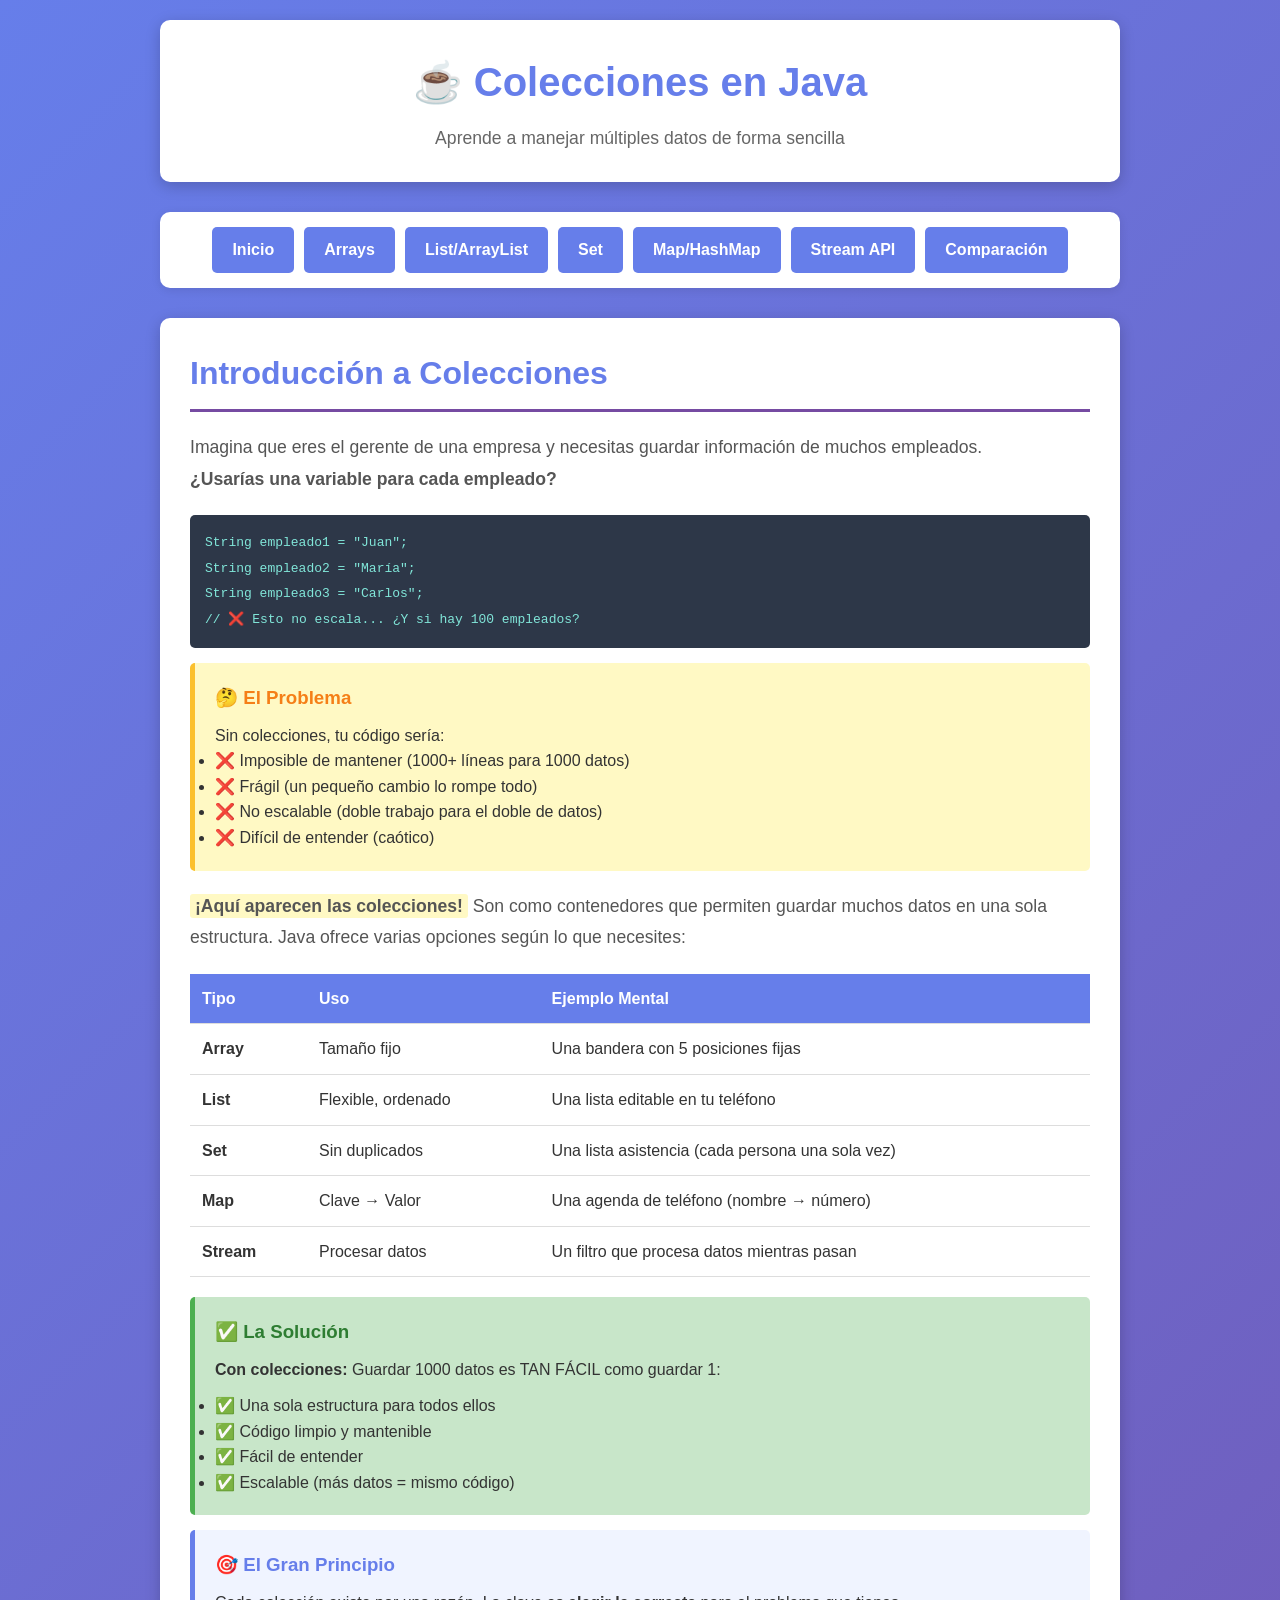
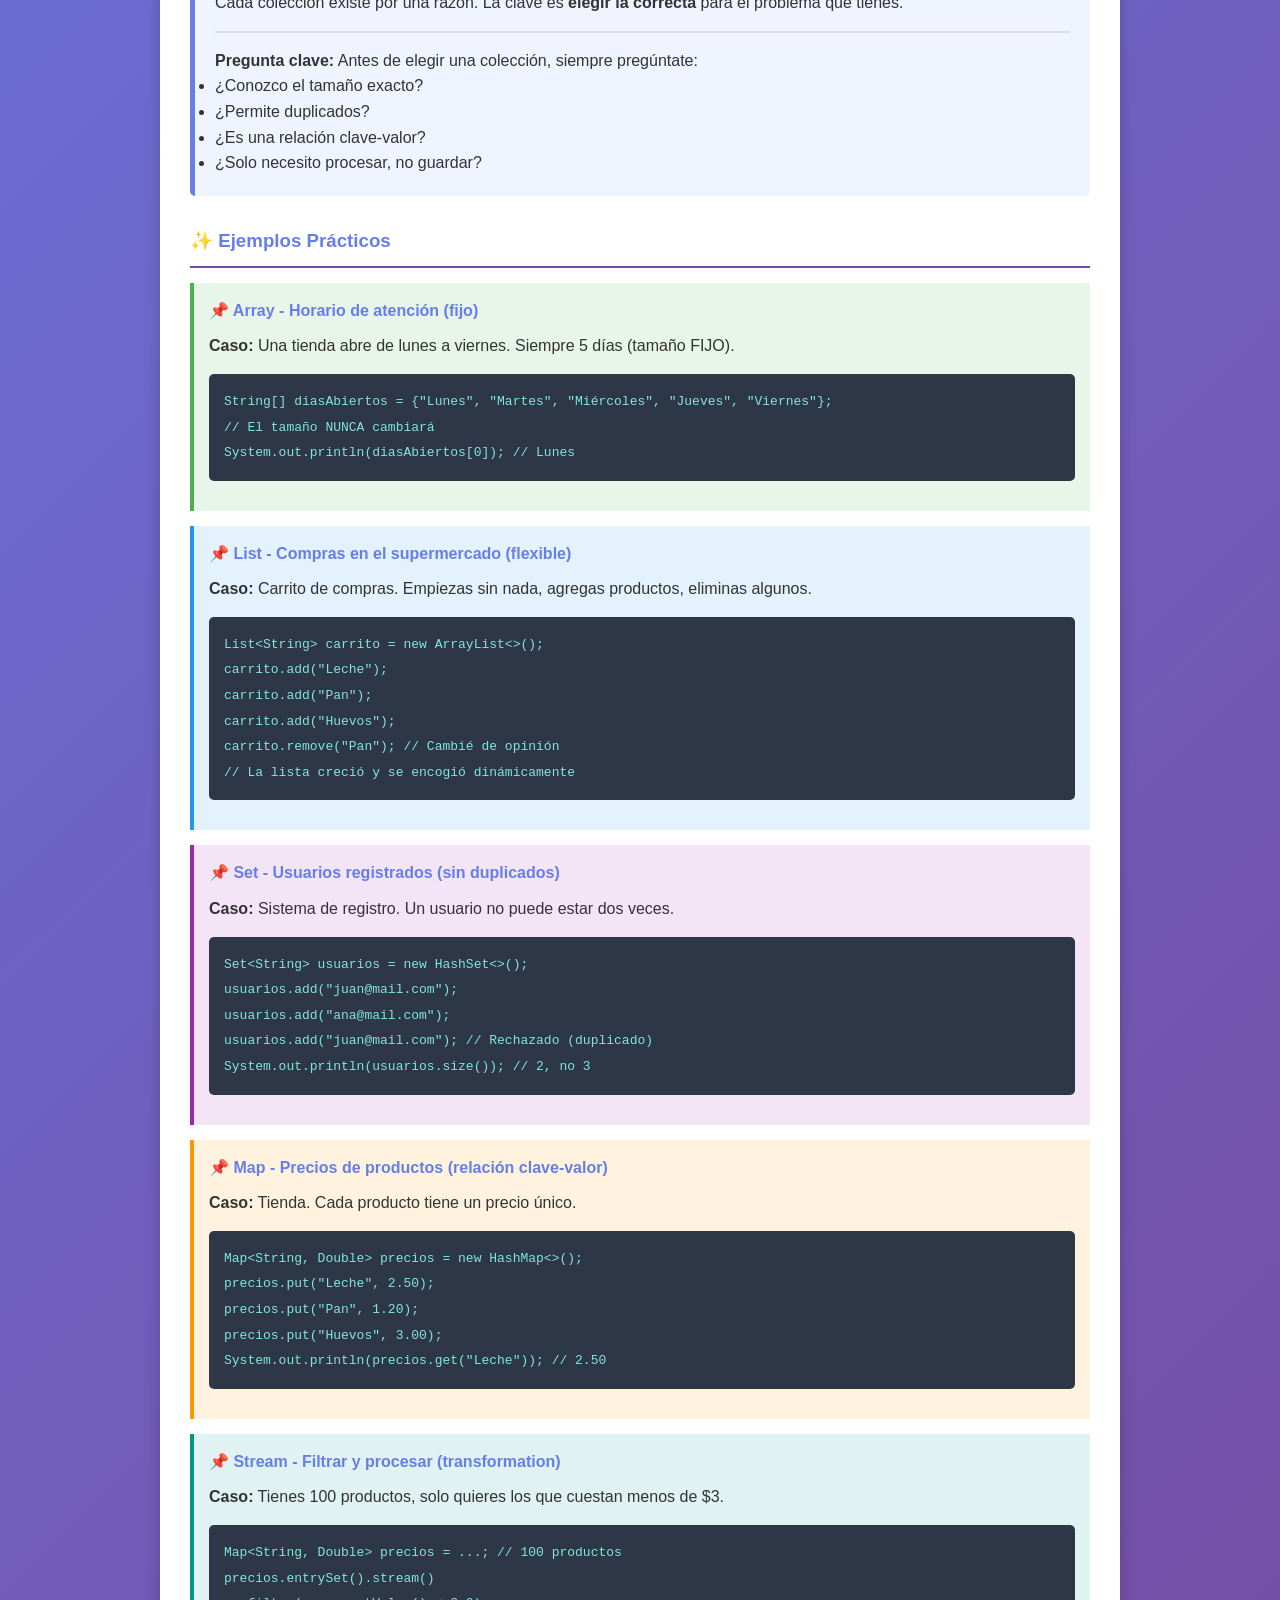
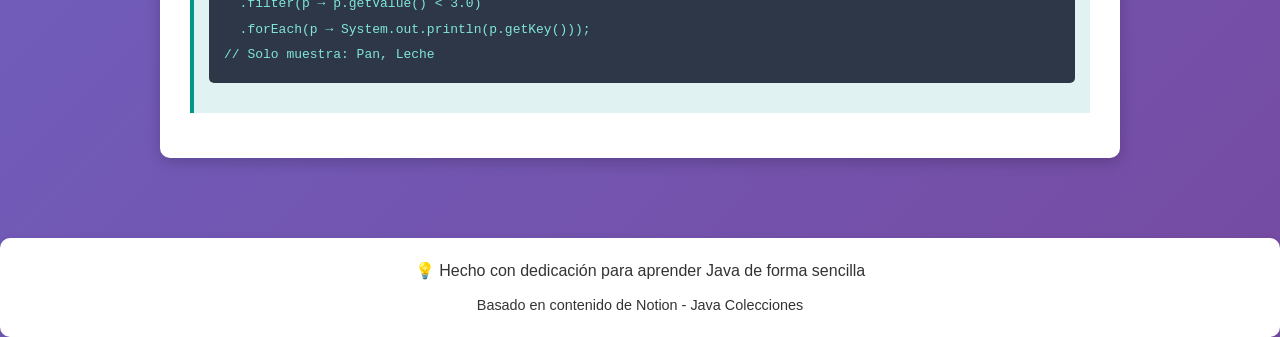
<file: notion_exam/ejemplos.html>
<!DOCTYPE html>
<html lang="es">
<head>
    <meta charset="UTF-8">
    <meta name="viewport" content="width=device-width, initial-scale=1.0">
    <title>Java Colecciones - Aprende fácil</title>
    <link rel="stylesheet" href="estilos.css">
</head>
<body>
    <div class="container">
        <header>
            <h1>☕ Colecciones en Java</h1>
            <p>Aprende a manejar múltiples datos de forma sencilla</p>
        </header>

        <nav>
            <a onclick="mostrarSeccion('inicio')">Inicio</a>
            <a onclick="mostrarSeccion('arrays')">Arrays</a>
            <a onclick="mostrarSeccion('list')">List/ArrayList</a>
            <a onclick="mostrarSeccion('set')">Set</a>
            <a onclick="mostrarSeccion('map')">Map/HashMap</a>
            <a onclick="mostrarSeccion('stream')">Stream API</a>
            <a onclick="mostrarSeccion('comparacion')">Comparación</a>
        </nav>

        <!-- INICIO -->
        <section id="inicio" class="active">
            <h2 class="section-title">Introducción a Colecciones</h2>
            
            <div class="intro-text">
                <p>Imagina que eres el gerente de una empresa y necesitas guardar información de muchos empleados.</p>
                <p><strong>¿Usarías una variable para cada empleado?</strong></p>
            </div>

            <div class="example">
                <code>
String empleado1 = "Juan";<br>
String empleado2 = "María";<br>
String empleado3 = "Carlos";<br>
// ❌ Esto no escala... ¿Y si hay 100 empleados?
                </code>
            </div>

            <div class="concept" style="background: #fff9c4; border-left-color: #fbc02d;">
                <h3 style="color: #f57f17;">🤔 El Problema</h3>
                <p>Sin colecciones, tu código sería:</p>
                <ul>
                    <li>❌ Imposible de mantener (1000+ líneas para 1000 datos)</li>
                    <li>❌ Frágil (un pequeño cambio lo rompe todo)</li>
                    <li>❌ No escalable (doble trabajo para el doble de datos)</li>
                    <li>❌ Difícil de entender (caótico)</li>
                </ul>
            </div>

            <p class="intro-text">
                <span class="resalta">¡Aquí aparecen las colecciones!</span> Son como contenedores que permiten guardar muchos datos en una sola estructura. Java ofrece varias opciones según lo que necesites:
            </p>

            <table class="tabla">
                <tr>
                    <th>Tipo</th>
                    <th>Uso</th>
                    <th>Ejemplo Mental</th>
                </tr>
                <tr>
                    <td><strong>Array</strong></td>
                    <td>Tamaño fijo</td>
                    <td>Una bandera con 5 posiciones fijas</td>
                </tr>
                <tr>
                    <td><strong>List</strong></td>
                    <td>Flexible, ordenado</td>
                    <td>Una lista editable en tu teléfono</td>
                </tr>
                <tr>
                    <td><strong>Set</strong></td>
                    <td>Sin duplicados</td>
                    <td>Una lista asistencia (cada persona una sola vez)</td>
                </tr>
                <tr>
                    <td><strong>Map</strong></td>
                    <td>Clave → Valor</td>
                    <td>Una agenda de teléfono (nombre → número)</td>
                </tr>
                <tr>
                    <td><strong>Stream</strong></td>
                    <td>Procesar datos</td>
                    <td>Un filtro que procesa datos mientras pasan</td>
                </tr>
            </table>

            <div class="concept" style="background: #c8e6c9; border-left-color: #4caf50;">
                <h3 style="color: #2e7d32;">✅ La Solución</h3>
                <p><strong>Con colecciones:</strong> Guardar 1000 datos es TAN FÁCIL como guardar 1:</p>
                <ul style="margin-top: 10px;">
                    <li>✅ Una sola estructura para todos ellos</li>
                    <li>✅ Código limpio y mantenible</li>
                    <li>✅ Fácil de entender</li>
                    <li>✅ Escalable (más datos = mismo código)</li>
                </ul>
            </div>

            <div class="concept">
                <h3>🎯 El Gran Principio</h3>
                <p>Cada colección existe por una razón. La clave es <strong>elegir la correcta</strong> para el problema que tienes.</p>
                <p style="margin-top: 15px; padding-top: 15px; border-top: 2px solid #ddd;"><strong>Pregunta clave:</strong> Antes de elegir una colección, siempre pregúntate:</p>
                <ul>
                    <li>¿Conozco el tamaño exacto?</li>
                    <li>¿Permite duplicados?</li>
                    <li>¿Es una relación clave-valor?</li>
                    <li>¿Solo necesito procesar, no guardar?</li>
                </ul>
            </div>

            <h3 style="margin-top: 30px; color: #667eea; border-bottom: 2px solid #764ba2; padding-bottom: 10px;">✨ Ejemplos Prácticos</h3>

            <div class="ejemplo-real" style="background: #e8f5e9; padding: 15px; margin: 15px 0; border-left: 4px solid #4caf50;">
                <h4>📌 Array - Horario de atención (fijo)</h4>
                <p><strong>Caso:</strong> Una tienda abre de lunes a viernes. Siempre 5 días (tamaño FIJO).</p>
                <div class="example">
                    <code>
String[] diasAbiertos = {"Lunes", "Martes", "Miércoles", "Jueves", "Viernes"};<br>
// El tamaño NUNCA cambiará<br>
System.out.println(diasAbiertos[0]); // Lunes
                    </code>
                </div>
            </div>

            <div class="ejemplo-real" style="background: #e3f2fd; padding: 15px; margin: 15px 0; border-left: 4px solid #2196f3;">
                <h4>📌 List - Compras en el supermercado (flexible)</h4>
                <p><strong>Caso:</strong> Carrito de compras. Empiezas sin nada, agregas productos, eliminas algunos.</p>
                <div class="example">
                    <code>
List&lt;String&gt; carrito = new ArrayList&lt;&gt;();<br>
carrito.add("Leche");<br>
carrito.add("Pan");<br>
carrito.add("Huevos");<br>
carrito.remove("Pan"); // Cambié de opinión<br>
// La lista creció y se encogió dinámicamente
                    </code>
                </div>
            </div>

            <div class="ejemplo-real" style="background: #f3e5f5; padding: 15px; margin: 15px 0; border-left: 4px solid #9c27b0;">
                <h4>📌 Set - Usuarios registrados (sin duplicados)</h4>
                <p><strong>Caso:</strong> Sistema de registro. Un usuario no puede estar dos veces.</p>
                <div class="example">
                    <code>
Set&lt;String&gt; usuarios = new HashSet&lt;&gt;();<br>
usuarios.add("juan@mail.com");<br>
usuarios.add("ana@mail.com");<br>
usuarios.add("juan@mail.com"); // Rechazado (duplicado)<br>
System.out.println(usuarios.size()); // 2, no 3
                    </code>
                </div>
            </div>

            <div class="ejemplo-real" style="background: #fff3e0; padding: 15px; margin: 15px 0; border-left: 4px solid #ff9800;">
                <h4>📌 Map - Precios de productos (relación clave-valor)</h4>
                <p><strong>Caso:</strong> Tienda. Cada producto tiene un precio único.</p>
                <div class="example">
                    <code>
Map&lt;String, Double&gt; precios = new HashMap&lt;&gt;();<br>
precios.put("Leche", 2.50);<br>
precios.put("Pan", 1.20);<br>
precios.put("Huevos", 3.00);<br>
System.out.println(precios.get("Leche")); // 2.50
                    </code>
                </div>
            </div>

            <div class="ejemplo-real" style="background: #e0f2f1; padding: 15px; margin: 15px 0; border-left: 4px solid #009688;">
                <h4>📌 Stream - Filtrar y procesar (transformation)</h4>
                <p><strong>Caso:</strong> Tienes 100 productos, solo quieres los que cuestan menos de $3.</p>
                <div class="example">
                    <code>
Map&lt;String, Double&gt; precios = ...; // 100 productos<br>
precios.entrySet().stream()<br>
&nbsp;&nbsp;.filter(p → p.getValue() &lt; 3.0)<br>
&nbsp;&nbsp;.forEach(p → System.out.println(p.getKey()));<br>
// Solo muestra: Pan, Leche
                    </code>
                </div>
            </div>
        </section>

        <!-- ARRAYS -->
        <section id="arrays">
            <h2 class="section-title">1. Arrays (Arreglos)</h2>

            <div class="concept">
                <h3>¿Qué es un Array?</h3>
                <p>Un array es una colección con <strong>tamaño FIJO</strong>. Una vez creado, no puedes agregar ni quitar elementos.</p>
                <p><strong>Analogía 1:</strong> Un libreto de teatro con exactamente 5 actos. No puedes agregar un 6to sin reescribir todo.</p>
                <p><strong>Analogía 2:</strong> Una fila de asientos en un cine. Decides que la fila tendrá 10 asientos y no puedo cambiar eso después.</p>
                <p><strong>Analogía 3:</strong> Una caja de huevos de 12 espacios. Si quieres 15 huevos, necesitas otra caja, no puedes expandir la actual.</p>
            </div>

            <div class="concept" style="background: #e3f2fd; border-left-color: #2196f3;">
                <h3 style="color: #2196f3;">💡 ¿Por qué existen los Arrays?</h3>
                <p>Los arrays son la forma más básica y rápida de almacenar múltiples datos. Son muy eficientes en memoria y acceso rápido. Pero la desventaja es que NO son flexibles.</p>
                <p>Ejemplo: Si eres profesor y sabes que tu clase tiene exactamente 30 estudiantes, un array es perfecto. Pero si es una clase abierta donde vienen y van personas, no lo es.</p>
            </div>

            <h3 style="margin-top: 20px; color: #667eea;">Características clave:</h3>
            <div class="caracteristica">
                <span class="icon">📏</span>
                <span><strong>Tamaño fijo</strong> - Defines el tamaño al crear y no cambia</span>
            </div>
            <div class="caracteristica">
                <span class="icon">📍</span>
                <span><strong>Índices</strong> - Los elementos se identifican por posición (empezando en 0)</span>
            </div>
            <div class="caracteristica">
                <span class="icon">⚡</span>
                <span><strong>Rápido</strong> - Acceso directo por índice</span>
            </div>

            <h3 style="margin-top: 20px; color: #667eea;">Cómo se usa:</h3>

            <div class="example">
                <code>
// Declarar un array de 3 números<br>
int[] edades = new int[3];<br>
<br>
// Asignar valores<br>
edades[0] = 20; // Primera posición<br>
edades[1] = 25; // Segunda posición<br>
edades[2] = 30; // Tercera posición<br>
<br>
// O declarar con valores directos<br>
int[] numeros = {10, 20, 30};<br>
<br>
// Acceder<br>
System.out.println(edades[0]); // Imprime: 20
                </code>
            </div>

            <h3 style="margin-top: 20px; color: #667eea;">Recorrer un Array:</h3>

            <div class="example">
                <code>
// Con for tradicional<br>
for (int i = 0; i &lt; edades.length; i++) {<br>
&nbsp;&nbsp;System.out.println(edades[i]);<br>
}<br>
<br>
// Con foreach (más simple)<br>
for (int edad : edades) {<br>
&nbsp;&nbsp;System.out.println(edad);<br>
}
                </code>
            </div>

            <div class="concept bueno">
                <h3>✅ Úsalo cuando:</h3>
                <ul>
                    <li>Sabes exactamente cuántos elementos habrá</li>
                    <li>El tamaño NO va a cambiar</li>
                    <li>Estás comenzando a aprender</li>
                    <li>Ejemplo: 7 días de la semana, 12 meses</li>
                </ul>
            </div>

            <div class="concept malo">
                <h3>❌ NO lo uses cuando:</h3>
                <ul>
                    <li>No sabes cuántos elementos habrá</li>
                    <li>Necesitas agregar o eliminar elementos</li>
                    <li>El tamaño cambia constantemente</li>
                </ul>
            </div>

            <div class="ejercicios">
                <h3 style="color: #e67e22; margin-bottom: 15px;">Ejercicios - Arrays</h3>

                <div class="ejercicio">
                    <h4>1️⃣ Crea un array de 5 números y suma todos</h4>
                    <button class="btn-respuesta" onclick="toggleRespuesta(this)">Ver respuesta</button>
                    <div class="respuesta">
int[] nums = {10, 20, 30, 40, 50};<br>
int suma = 0;<br>
for (int n : nums) {<br>
&nbsp;&nbsp;suma += n;<br>
}<br>
System.out.println("Suma: " + suma); // 150
                    </div>
                </div>

                <div class="ejercicio">
                    <h4>2️⃣ Crea un array de nombres y imprime todos</h4>
                    <button class="btn-respuesta" onclick="toggleRespuesta(this)">Ver respuesta</button>
                    <div class="respuesta">
String[] nombres = {"Ana", "Juan", "Carlos"};<br>
for (String nombre : nombres) {<br>
&nbsp;&nbsp;System.out.println(nombre);<br>
}
                    </div>
                </div>

                <div class="ejercicio">
                    <h4>3️⃣ Encuentra el número mayor en un array</h4>
                    <button class="btn-respuesta" onclick="toggleRespuesta(this)">Ver respuesta</button>
                    <div class="respuesta">
int[] nums = {5, 12, 8, 3, 15};<br>
int mayor = nums[0];<br>
for (int i = 1; i &lt; nums.length; i++) {<br>
&nbsp;&nbsp;if (nums[i] > mayor) {<br>
&nbsp;&nbsp;&nbsp;&nbsp;mayor = nums[i];<br>
&nbsp;&nbsp;}<br>
}<br>
System.out.println(mayor); // 15
                    </div>
                </div>

                <div class="ejercicio">
                    <h4>4️⃣ Accede al último elemento sin contar manualmente</h4>
                    <button class="btn-respuesta" onclick="toggleRespuesta(this)">Ver respuesta</button>
                    <div class="respuesta">
int[] datos = {1, 2, 3, 4, 5};<br>
int ultimo = datos[datos.length - 1];<br>
System.out.println(ultimo); // 5
                    </div>
                </div>

                <div class="ejercicio">
                    <h4>5️⃣ Cuenta cuántos números pares hay</h4>
                    <button class="btn-respuesta" onclick="toggleRespuesta(this)">Ver respuesta</button>
                    <div class="respuesta">
int[] nums = {10, 15, 20, 23, 30};<br>
int pares = 0;<br>
for (int n : nums) {<br>
&nbsp;&nbsp;if (n % 2 == 0) pares++;<br>
}<br>
System.out.println("Pares: " + pares); // 3
                    </div>
                </div>

                <div class="ejercicio">
                    <h4>6️⃣ Invierte todos los elementos del array</h4>
                    <button class="btn-respuesta" onclick="toggleRespuesta(this)">Ver respuesta</button>
                    <div class="respuesta">
int[] nums = {1, 2, 3, 4, 5};<br>
for (int i = nums.length - 1; i &gt;= 0; i--) {<br>
&nbsp;&nbsp;System.out.print(nums[i] + " ");<br>
}<br>
// Imprime: 5 4 3 2 1
                    </div>
                </div>

                <div class="ejercicio">
                    <h4>7️⃣ Busca si un valor existe en el array</h4>
                    <button class="btn-respuesta" onclick="toggleRespuesta(this)">Ver respuesta</button>
                    <div class="respuesta">
String[] frutas = {"Manzana", "Banana", "Naranja"};<br>
String buscar = "Banana";<br>
boolean existe = false;<br>
for (String fruta : frutas) {<br>
&nbsp;&nbsp;if (fruta.equals(buscar)) {<br>
&nbsp;&nbsp;&nbsp;&nbsp;existe = true;<br>
&nbsp;&nbsp;&nbsp;&nbsp;break;<br>
&nbsp;&nbsp;}<br>
}<br>
System.out.println(existe); // true
                    </div>
                </div>

                <div class="ejercicio">
                    <h4>8️⃣ Calcula el promedio de una array de notas</h4>
                    <button class="btn-respuesta" onclick="toggleRespuesta(this)">Ver respuesta</button>
                    <div class="respuesta">
double[] notas = {7.5, 8.0, 6.5, 9.0};<br>
double suma = 0;<br>
for (double nota : notas) {<br>
&nbsp;&nbsp;suma += nota;<br>
}<br>
double promedio = suma / notas.length;<br>
System.out.println("Promedio: " + promedio); // 7.75
                    </div>
                </div>

                <div class="ejercicio">
                    <h4>9️⃣ Crea un array y duplica todos sus valores</h4>
                    <button class="btn-respuesta" onclick="toggleRespuesta(this)">Ver respuesta</button>
                    <div class="respuesta">
int[] nums = {5, 10, 15};<br>
for (int i = 0; i &lt; nums.length; i++) {<br>
&nbsp;&nbsp;nums[i] = nums[i] * 2;<br>
}<br>
for (int n : nums) System.out.print(n + " ");<br>
// Imprime: 10 20 30
                    </div>
                </div>

                <div class="ejercicio">
                    <h4>🔟 Encuentra el elemento mínimo del array</h4>
                    <button class="btn-respuesta" onclick="toggleRespuesta(this)">Ver respuesta</button>
                    <div class="respuesta">
int[] valores = {25, 12, 8, 30, 15};<br>
int minimo = valores[0];<br>
for (int i = 1; i &lt; valores.length; i++) {<br>
&nbsp;&nbsp;if (valores[i] &lt; minimo) {<br>
&nbsp;&nbsp;&nbsp;&nbsp;minimo = valores[i];<br>
&nbsp;&nbsp;}<br>
}<br>
System.out.println(minimo); // 8
                    </div>
                </div>

                <div class="ejercicio">
                    <h4>1️⃣1️⃣ Crea una matriz 2D (array de arrays)</h4>
                    <button class="btn-respuesta" onclick="toggleRespuesta(this)">Ver respuesta</button>
                    <div class="respuesta">
int[][] matriz = {{1, 2, 3}, {4, 5, 6}};<br>
for (int[] fila : matriz) {<br>
&nbsp;&nbsp;for (int valor : fila) {<br>
&nbsp;&nbsp;&nbsp;&nbsp;System.out.print(valor + " ");<br>
&nbsp;&nbsp;}<br>
&nbsp;&nbsp;System.out.println();<br>
}
                    </div>
                </div>

                <div class="ejercicio">
                    <h4>1️⃣2️⃣ Copia los elementos de un array a otro</h4>
                    <button class="btn-respuesta" onclick="toggleRespuesta(this)">Ver respuesta</button>
                    <div class="respuesta">
int[] original = {1, 2, 3, 4, 5};<br>
int[] copia = new int[original.length];<br>
for (int i = 0; i &lt; original.length; i++) {<br>
&nbsp;&nbsp;copia[i] = original[i];<br>
}<br>
// O más fácil: int[] copia = original.clone();
                    </div>
                </div>
            </div>
        </section>

        <!-- LIST -->
        <section id="list">
            <h2 class="section-title">2. List / ArrayList</h2>

            <div class="concept">
                <h3>¿Qué es una List?</h3>
                <p>Una List es como un Array, pero con <strong>tamaño FLEXIBLE</strong>. Puedes agregar y eliminar elementos cuando quieras.</p>
                <p><strong>Analogía 1:</strong> Una lista de tareas en tu teléfono. Puedes agregar tareas, eliminar completadas, sin límites.</p>
                <p><strong>Analogía 2:</strong> A diferencia de un array que es como una caja de huevos cerrada, una List es como una bolsa elástica que crece cuando agregamos cosas y se encoge cuando sacamos.</p>
                <p><strong>Analogía 3:</strong> Un carrito de compras. Empiezas sin nada, vas agregando productos según los encuentras, y puedes eliminar cualquiera que cambies de opinión.</p>
            </div>

            <div class="concept" style="background: #f3e5f5; border-left-color: #9c27b0;">
                <h3 style="color: #9c27b0;">💡 Diferencia clave: Array vs List</h3>
                <p><strong>Array:</strong> Tienes que saber cuántos elementos EXACTAMENTE habrá. Es rígido.</p>
                <p><strong>List:</strong> No sabes cuántos elementos habrá. Empieza vacía y crece según necesites.</p>
                <p>Regla de oro: Si el tamaño puede cambiar → USA LIST. Si es fijo → USA ARRAY.</p>
            </div>

            <h3 style="margin-top: 20px; color: #667eea;">Características clave:</h3>
            <div class="caracteristica">
                <span class="icon">📈</span>
                <span><strong>Tamaño dinámico</strong> - Crece o encoge según necesites</span>
            </div>
            <div class="caracteristica">
                <span class="icon">➕</span>
                <span><strong>Flexible</strong> - Agregar y eliminar es fácil (add, remove)</span>
            </div>
            <div class="caracteristica">
                <span class="icon">📍</span>
                <span><strong>Ordenado</strong> - Mantiene el orden de inserción</span>
            </div>

            <h3 style="margin-top: 20px; color: #667eea;">Cómo se usa:</h3>

            <div class="example">
                <code>
// Crear una List<br>
List&lt;String&gt; nombres = new ArrayList&lt;&gt;();<br>
<br>
// Agregar elementos<br>
nombres.add("Ana");<br>
nombres.add("Juan");<br>
nombres.add("Carlos");<br>
<br>
// Acceder<br>
System.out.println(nombres.get(0)); // Ana<br>
<br>
// Modificar<br>
nombres.set(1, "María");<br>
<br>
// Eliminar<br>
nombres.remove(0); // Elimina "Ana"<br>
<br>
// Tamaño<br>
System.out.println(nombres.size()); // 2
                </code>
            </div>

            <h3 style="margin-top: 20px; color: #667eea;">Recorrer una List:</h3>

            <div class="example">
                <code>
// Con foreach (recomendado)<br>
for (String nombre : nombres) {<br>
&nbsp;&nbsp;System.out.println(nombre);<br>
}<br>
<br>
// Con for tradicional<br>
for (int i = 0; i &lt; nombres.size(); i++) {<br>
&nbsp;&nbsp;System.out.println(nombres.get(i));<br>
}
                </code>
            </div>

            <div class="concept bueno">
                <h3>✅ Úsalo cuando:</h3>
                <ul>
                    <li>No sabes cuántos elementos habrá</li>
                    <li>Necesitas agregar o eliminar elementos</li>
                    <li>El tamaño cambia constantemente</li>
                    <li>Ejemplo: carrito de compras, lista de tareas</li>
                </ul>
            </div>

            <div class="ejercicios">
                <h3 style="color: #e67e22; margin-bottom: 15px;">Ejercicios - List</h3>

                <div class="ejercicio">
                    <h4>1️⃣ Crea una lista de números y suma todos</h4>
                    <button class="btn-respuesta" onclick="toggleRespuesta(this)">Ver respuesta</button>
                    <div class="respuesta">
List&lt;Integer&gt; numeros = new ArrayList&lt;&gt;();<br>
numeros.add(10);<br>
numeros.add(20);<br>
numeros.add(30);<br>
int suma = 0;<br>
for (int num : numeros) suma += num;<br>
System.out.println(suma); // 60
                    </div>
                </div>

                <div class="ejercicio">
                    <h4>2️⃣ Agrega 5 nombres y muéstralos en orden inverso</h4>
                    <button class="btn-respuesta" onclick="toggleRespuesta(this)">Ver respuesta</button>
                    <div class="respuesta">
List&lt;String&gt; nombres = new ArrayList&lt;&gt;();<br>
nombres.add("Ana"); nombres.add("Juan"); nombres.add("Carlos");<br>
for (int i = nombres.size()-1; i &gt;= 0; i--) {<br>
&nbsp;&nbsp;System.out.println(nombres.get(i));<br>
}
                    </div>
                </div>

                <div class="ejercicio">
                    <h4>3️⃣ Elimina un elemento específico de la lista</h4>
                    <button class="btn-respuesta" onclick="toggleRespuesta(this)">Ver respuesta</button>
                    <div class="respuesta">
List&lt;String&gt; frutas = new ArrayList&lt;&gt;();<br>
frutas.add("Manzana");<br>
frutas.add("Banana");<br>
frutas.add("Naranja");<br>
frutas.remove("Banana"); // remove por valor<br>
// O: frutas.remove(1); // remove por índice<br>
System.out.println(frutas); // [Manzana, Naranja]
                    </div>
                </div>

                <div class="ejercicio">
                    <h4>4️⃣ Encuentra el elemento mayor en una List de números</h4>
                    <button class="btn-respuesta" onclick="toggleRespuesta(this)">Ver respuesta</button>
                    <div class="respuesta">
List&lt;Integer&gt; numeros = new ArrayList&lt;&gt;();<br>
numeros.add(5); numeros.add(15); numeros.add(10);<br>
int mayor = numeros.get(0);<br>
for (int num : numeros) {<br>
&nbsp;&nbsp;if (num &gt; mayor) mayor = num;<br>
}<br>
System.out.println(mayor); // 15
                    </div>
                </div>

                <div class="ejercicio">
                    <h4>5️⃣ Verifica si una List contiene un elemento</h4>
                    <button class="btn-respuesta" onclick="toggleRespuesta(this)">Ver respuesta</button>
                    <div class="respuesta">
List&lt;String&gt; marcas = new ArrayList&lt;&gt;();<br>
marcas.add("Nike");<br>
marcas.add("Adidas");<br>
if (marcas.contains("Nike")) {<br>
&nbsp;&nbsp;System.out.println("¡Encontrada!");<br>
}
                    </div>
                </div>

                <div class="ejercicio">
                    <h4>6️⃣ Reemplaza un elemento en la lista</h4>
                    <button class="btn-respuesta" onclick="toggleRespuesta(this)">Ver respuesta</button>
                    <div class="respuesta">
List&lt;String&gt; seleccion = new ArrayList&lt;&gt;();<br>
seleccion.add("Python");<br>
seleccion.add("Java");<br>
seleccion.set(0, "JavaScript"); // Reemplaza<br>
System.out.println(seleccion); // [JavaScript, Java]
                    </div>
                </div>

                <div class="ejercicio">
                    <h4>7️⃣ Crea una lista de nombres y cuenta su longitud</h4>
                    <button class="btn-respuesta" onclick="toggleRespuesta(this)">Ver respuesta</button>
                    <div class="respuesta">
List&lt;String&gt; estudiantes = new ArrayList&lt;&gt;();<br>
estudiantes.add("Pedro");<br>
estudiantes.add("Laura");<br>
estudiantes.add("Diego");<br>
System.out.println("Total: " + estudiantes.size()); // 3
                    </div>
                </div>

                <div class="ejercicio">
                    <h4>8️⃣ Filtra una lista (solo números &gt; 10)</h4>
                    <button class="btn-respuesta" onclick="toggleRespuesta(this)">Ver respuesta</button>
                    <div class="respuesta">
List&lt;Integer&gt; todos = new ArrayList&lt;&gt;();<br>
todos.add(5); todos.add(15); todos.add(8); todos.add(20);<br>
List&lt;Integer&gt; mayores = new ArrayList&lt;&gt;();<br>
for (int num : todos) {<br>
&nbsp;&nbsp;if (num &gt; 10) mayores.add(num);<br>
}<br>
System.out.println(mayores); // [15, 20]
                    </div>
                </div>

                <div class="ejercicio">
                    <h4>9️⃣ Vacía completamente una lista</h4>
                    <button class="btn-respuesta" onclick="toggleRespuesta(this)">Ver respuesta</button>
                    <div class="respuesta">
List&lt;Integer&gt; datos = new ArrayList&lt;&gt;();<br>
datos.add(1); datos.add(2); datos.add(3);<br>
datos.clear();<br>
System.out.println(datos.size()); // 0
                    </div>
                </div>

                <div class="ejercicio">
                    <h4>🔟 Obtén el índice de un elemento específico</h4>
                    <button class="btn-respuesta" onclick="toggleRespuesta(this)">Ver respuesta</button>
                    <div class="respuesta">
List&lt;String&gt; colores = new ArrayList&lt;&gt;();<br>
colores.add("Rojo");<br>
colores.add("Azul");<br>
colores.add("Verde");<br>
int indice = colores.indexOf("Azul");<br>
System.out.println(indice); // 1
                    </div>
                </div>

                <div class="ejercicio">
                    <h4>1️⃣1️⃣ Convierte un Array a List</h4>
                    <button class="btn-respuesta" onclick="toggleRespuesta(this)">Ver respuesta</button>
                    <div class="respuesta">
String[] array = {"A", "B", "C"};<br>
List&lt;String&gt; lista = new ArrayList&lt;&gt;(<br>
&nbsp;&nbsp;Arrays.asList(array)<br>
);<br>
System.out.println(lista); // [A, B, C]
                    </div>
                </div>

                <div class="ejercicio">
                    <h4>1️⃣2️⃣ Copia una lista a otra lista</h4>
                    <button class="btn-respuesta" onclick="toggleRespuesta(this)">Ver respuesta</button>
                    <div class="respuesta">
List&lt;Integer&gt; original = new ArrayList&lt;&gt;();<br>
original.add(1); original.add(2);<br>
List&lt;Integer&gt; copia = new ArrayList&lt;&gt;(original);<br>
copia.add(3); // No afecta original<br>
System.out.println(original); // [1, 2]<br>
System.out.println(copia); // [1, 2, 3]
                    </div>
                </div>
            </div>
        </section>

        <!-- SET -->
        <section id="set">
            <h2 class="section-title">3. Set (Conjunto)</h2>

            <div class="concept">
                <h3>¿Qué es un Set?</h3>
                <p>Un Set es una colección que <strong>NO permite duplicados</strong>. Es como una lista de asistencia: cada persona cuenta solo una vez.</p>
                <p><strong>Analogía 1:</strong> Un conjunto de amigos únicos. No puedes tener el mismo amigo dos veces en tu lista.</p>
                <p><strong>Analogía 2:</strong> Una lista de asistencia en clase. "¿Juan está?" "Sí" (se marca). "¿Juan está?" "Ya fue marcado". No puedes marcar dos veces a la misma persona.</p>
                <p><strong>Analogía 3:</strong> Un set de Pokemon. Cada Pokémon es único. Si intentas agregar uno que ya tienes, el sistema lo rechaza.</p>
            </div>

            <div class="concept" style="background: #fce4ec; border-left-color: #e91e63;">
                <h3 style="color: #e91e63;">💡 ¿Cuándo es útil?</h3>
                <p>Los Sets son perfectos para:</p>
                <ul>
                    <li><strong>Validar duplicados:</strong> Si hago .add("Juan") dos veces, solo queda UNO</li>
                    <li><strong>Búsquedas rápidas:</strong> Verificar si algo existe es muy rápido</li>
                    <li><strong>Datos únicos:</strong> Correos, IDs, números de documento, etc.</li>
                </ul>
                <p>Diferencia: Set te salva de duplicados AUTOMÁTICAMENTE, sin que tengas que validar manualmente.</p>
            </div>

            <h3 style="margin-top: 20px; color: #667eea;">Características clave:</h3>
            <div class="caracteristica">
                <span class="icon">🚫</span>
                <span><strong>Sin duplicados</strong> - Si intentas agregar uno que ya existe, se ignora</span>
            </div>
            <div class="caracteristica">
                <span class="icon">🔀</span>
                <span><strong>Sin orden garantizado</strong> - Los elementos NO están en orden específico</span>
            </div>
            <div class="caracteristica">
                <span class="icon">⚡</span>
                <span><strong>Búsqueda rápida</strong> - Verificar si existe algo es muy rápido</span>
            </div>

            <h3 style="margin-top: 20px; color: #667eea;">Cómo se usa:</h3>

            <div class="example">
                <code>
// Crear un Set<br>
Set&lt;String&gt; correos = new HashSet&lt;&gt;();<br>
<br>
// Agregar elementos<br>
correos.add("a@mail.com");<br>
correos.add("b@mail.com");<br>
correos.add("a@mail.com"); // duplicado, se ignora<br>
<br>
// Verificar si existe<br>
if (correos.contains("a@mail.com")) {<br>
&nbsp;&nbsp;System.out.println("Existe!");<br>
}<br>
<br>
// Eliminar<br>
correos.remove("b@mail.com");<br>
<br>
// Tamaño<br>
System.out.println(correos.size()); // 1
                </code>
            </div>

            <h3 style="margin-top: 20px; color: #667eea;">Recorrer un Set:</h3>

            <div class="example">
                <code>
// Con foreach<br>
for (String correo : correos) {<br>
&nbsp;&nbsp;System.out.println(correo);<br>
}</code>
            </div>

            <div class="concept bueno">
                <h3>✅ Úsalo cuando:</h3>
                <ul>
                    <li>NO deben existir duplicados</li>
                    <li>Solo te importa la unicidad, no el orden</li>
                    <li>Ejemplo: correos únicos, IDs únicos, RUTs únicos</li>
                </ul>
            </div>

            <div class="ejercicios">
                <h3 style="color: #e67e22; margin-bottom: 15px;">Ejercicios - Set</h3>

                <div class="ejercicio">
                    <h4>1️⃣ Crea un Set de números y agrega duplicados</h4>
                    <button class="btn-respuesta" onclick="toggleRespuesta(this)">Ver respuesta</button>
                    <div class="respuesta">
Set&lt;Integer&gt; numeros = new HashSet&lt;&gt;();<br>
numeros.add(5);<br>
numeros.add(10);<br>
numeros.add(5); // repetido<br>
System.out.println(numeros.size()); // 2 (no 3!)
                    </div>
                </div>

                <div class="ejercicio">
                    <h4>2️⃣ Verifica si un elemento existe en el Set</h4>
                    <button class="btn-respuesta" onclick="toggleRespuesta(this)">Ver respuesta</button>
                    <div class="respuesta">
Set&lt;String&gt; idiomas = new HashSet&lt;&gt;();<br>
idiomas.add("Python");<br>
idiomas.add("Java");<br>
if (idiomas.contains("Python")) {<br>
&nbsp;&nbsp;System.out.println("Sí existe");<br>
}
                    </div>
                </div>

                <div class="ejercicio">
                    <h4>3️⃣ Crea un Set de nombres únicos y muéstralos</h4>
                    <button class="btn-respuesta" onclick="toggleRespuesta(this)">Ver respuesta</button>
                    <div class="respuesta">
Set&lt;String&gt; nombres = new HashSet&lt;&gt;();<br>
nombres.add("Ana");<br>
nombres.add("Juan");<br>
nombres.add("Ana"); // ignorado<br>
for (String nombre : nombres) {<br>
&nbsp;&nbsp;System.out.println(nombre);<br>
}
                    </div>
                </div>

                <div class="ejercicio">
                    <h4>4️⃣ Elimina un elemento del Set</h4>
                    <button class="btn-respuesta" onclick="toggleRespuesta(this)">Ver respuesta</button>
                    <div class="respuesta">
Set&lt;String&gt; marcas = new HashSet&lt;&gt;();<br>
marcas.add("Nike");<br>
marcas.add("Adidas");<br>
marcas.remove("Nike");<br>
System.out.println(marcas.size()); // 1
                    </div>
                </div>

                <div class="ejercicio">
                    <h4>5️⃣ Cuenta elementos únicos en una lista de números</h4>
                    <button class="btn-respuesta" onclick="toggleRespuesta(this)">Ver respuesta</button>
                    <div class="respuesta">
int[] numeros = {1, 2, 2, 3, 3, 3, 4};<br>
Set&lt;Integer&gt; unicos = new HashSet&lt;&gt;();<br>
for (int num : numeros) {<br>
&nbsp;&nbsp;unicos.add(num);<br>
}<br>
System.out.println(unicos.size()); // 4 únicos
                    </div>
                </div>

                <div class="ejercicio">
                    <h4>6️⃣ Crea un Set de correos y verifica duplicados</h4>
                    <button class="btn-respuesta" onclick="toggleRespuesta(this)">Ver respuesta</button>
                    <div class="respuesta">
Set&lt;String&gt; emails = new HashSet&lt;&gt;();<br>
String[] lista = {"a@x.com", "b@x.com", "a@x.com"};<br>
for (String email : lista) {<br>
&nbsp;&nbsp;emails.add(email);<br>
}<br>
System.out.println("Únicos: " + emails.size()); // 2
                    </div>
                </div>

                <div class="ejercicio">
                    <h4>7️⃣ Vacía un Set completamente</h4>
                    <button class="btn-respuesta" onclick="toggleRespuesta(this)">Ver respuesta</button>
                    <div class="respuesta">
Set&lt;Integer&gt; datos = new HashSet&lt;&gt;();<br>
datos.add(1); datos.add(2); datos.add(3);<br>
datos.clear();<br>
System.out.println(datos.size()); // 0
                    </div>
                </div>

                <div class="ejercicio">
                    <h4>8️⃣ Convierte una List a Set para eliminar duplicados</h4>
                    <button class="btn-respuesta" onclick="toggleRespuesta(this)">Ver respuesta</button>
                    <div class="respuesta">
List&lt;Integer&gt; conDuplicados = Arrays.asList(1,2,2,3,3,3);<br>
Set&lt;Integer&gt; sinDuplicados = new HashSet&lt;&gt;(conDuplicados);<br>
System.out.println(sinDuplicados.size()); // 3
                    </div>
                </div>

                <div class="ejercicio">
                    <h4>9️⃣ Crea dos Sets y encuentra intersección</h4>
                    <button class="btn-respuesta" onclick="toggleRespuesta(this)">Ver respuesta</button>
                    <div class="respuesta">
Set&lt;Integer&gt; a = new HashSet&lt;&gt;(Arrays.asList(1,2,3));<br>
Set&lt;Integer&gt; b = new HashSet&lt;&gt;(Arrays.asList(2,3,4));<br>
a.retainAll(b); // Intersección<br>
System.out.println(a); // [2, 3]
                    </div>
                </div>

                <div class="ejercicio">
                    <h4>🔟 Compara el tamaño antes y después de agregar duplicados</h4>
                    <button class="btn-respuesta" onclick="toggleRespuesta(this)">Ver respuesta</button>
                    <div class="respuesta">
Set&lt;String&gt; palabras = new HashSet&lt;&gt;();<br>
palabras.add("gato");<br>
System.out.println("Antes: " + palabras.size()); // 1<br>
palabras.add("gato"); // duplicado<br>
System.out.println("Después: " + palabras.size()); // 1 (sin cambios)
                    </div>
                </div>

                <div class="ejercicio">
                    <h4>1️⃣1️⃣ Crea un Set de identificadores únicos</h4>
                    <button class="btn-respuesta" onclick="toggleRespuesta(this)">Ver respuesta</button>
                    <div class="respuesta">
Set&lt;String&gt; ids = new HashSet&lt;&gt;();<br>
ids.add("ID001");<br>
ids.add("ID002");<br>
ids.add("ID001"); // duplicado<br>
System.out.println("IDs únicos: " + ids.size()); // 2
                    </div>
                </div>

                <div class="ejercicio">
                    <h4>1️⃣2️⃣ Usa Set para validar que todos son únicos</h4>
                    <button class="btn-respuesta" onclick="toggleRespuesta(this)">Ver respuesta</button>
                    <div class="respuesta">
String[] usuarios = {"Ana", "Juan", "Carlos"};<br>
Set&lt;String&gt; conjunto = new HashSet&lt;&gt;(Arrays.asList(usuarios));<br>
if (conjunto.size() == usuarios.length) {<br>
&nbsp;&nbsp;System.out.println("Todos son únicos");<br>
} else {<br>
&nbsp;&nbsp;System.out.println("Hay duplicados");<br>
}
                    </div>
                </div>
            </div>
        </section>

        <!-- MAP -->
        <section id="map">
            <h2 class="section-title">4. Map / HashMap</h2>

            <div class="concept">
                <h3>¿Qué es un Map?</h3>
                <p>Un Map almacena datos en pares: <strong>clave → valor</strong>. Es como una agenda: buscas por nombre y obtienes un teléfono.</p>
                <p><strong>Analogía 1:</strong> Un diccionario donde cada palabra (clave) tiene una definición (valor). Buscas "gato" y encuentras "animal doméstico".</p>
                <p><strong>Analogía 2:</strong> Una agenda de teléfono. La clave es el nombre ("María") y el valor es el teléfono ("555-1234").</p>
                <p><strong>Analogía 3:</strong> Un carnet de biblioteca. El carnet es la CLAVE (único para cada persona) y el VALOR es "la lista de libros de dicha persona".</p>
            </div>

            <div class="concept" style="background: #fff3e0; border-left-color: #ff9800;">
                <h3 style="color: #ff9800;">💡 ¿Por qué NO usar List para todo?</h3>
                <p>Imagina que tienes dos Lists:</p>
                <ul>
                    <li>List con nombres: ["Juan", "Ana", "Carlos"]</li>
                    <li>List con sueldos: [500000, 650000, 600000]</li>
                </ul>
                <p>¿Y si alguien borra a Ana? ¡Ahora los sueldos NO coinciden! 😱</p>
                <p><strong>Con Map:</strong> Haces: sueldos.put("Ana", 650000). ¡La relación NUNCA se rompe!</p>
                <p>Regla: Si los datos están relacionados (usuario ↔ contraseña, producto ↔ precio), USA MAP.</p>
            </div>

            <h3 style="margin-top: 20px; color: #667eea;">Características clave:</h3>
            <div class="caracteristica">
                <span class="icon">🔑</span>
                <span><strong>Clave-Valor</strong> - Cada dato tiene una clave única para buscarlo</span>
            </div>
            <div class="caracteristica">
                <span class="icon">🚫</span>
                <span><strong>Claves únicas</strong> - No puede haber dos claves iguales</span>
            </div>
            <div class="caracteristica">
                <span class="icon">⚡</span>
                <span><strong>Búsqueda rápida</strong> - Encontrar un valor por clave es instantáneo</span>
            </div>

            <h3 style="margin-top: 20px; color: #667eea;">Cómo se usa:</h3>

            <div class="example">
                <code>
// Crear un Map<br>
Map&lt;String, Integer&gt; sueldos = new HashMap&lt;&gt;();<br>
<br>
// Agregar datos (clave, valor)<br>
sueldos.put("Juan", 500000);<br>
sueldos.put("Ana", 650000);<br>
<br>
// Obtener un valor por clave<br>
int sueldo = sueldos.get("Juan");<br>
System.out.println(sueldo); // 500000<br>
<br>
// Verificar si una clave existe<br>
if (sueldos.containsKey("Ana")) {<br>
&nbsp;&nbsp;System.out.println("Existe");<br>
}<br>
<br>
// Eliminar<br>
sueldos.remove("Juan");<br>
<br>
// Tamaño<br>
System.out.println(sueldos.size()); // 1
                </code>
            </div>

            <h3 style="margin-top: 20px; color: #667eea;">Recorrer un Map:</h3>

            <div class="example">
                <code>
// Usar entrySet (la forma recomendada)<br>
for (Map.Entry&lt;String, Integer&gt; entry : sueldos.entrySet()) {<br>
&nbsp;&nbsp;String nombre = entry.getKey();<br>
&nbsp;&nbsp;int sueldo = entry.getValue();<br>
&nbsp;&nbsp;System.out.println(nombre + " → " + sueldo);<br>
}
                </code>
            </div>

            <div class="concept bueno">
                <h3>✅ Úsalo cuando:</h3>
                <ul>
                    <li>Necesitas buscar un dato por una clave</li>
                    <li>Hay relaciones directas (usuario → contraseña)</li>
                    <li>Acceso rápido es importante</li>
                    <li>Ejemplo: un diccionario, una agenda, precios de productos</li>
                </ul>
            </div>

            <div class="ejercicios">
                <h3 style="color: #e67e22; margin-bottom: 15px;">Ejercicios - Map</h3>

                <div class="ejercicio">
                    <h4>1️⃣ Crea un Map de estudiantes y sus notas</h4>
                    <button class="btn-respuesta" onclick="toggleRespuesta(this)">Ver respuesta</button>
                    <div class="respuesta">
Map&lt;String, Double&gt; notas = new HashMap&lt;&gt;();<br>
notas.put("Ana", 8.5);<br>
notas.put("Juan", 7.0);<br>
notas.put("Carlos", 9.0);<br>
System.out.println(notas.get("Ana")); // 8.5
                    </div>
                </div>

                <div class="ejercicio">
                    <h4>2️⃣ Verifica si una clave existe en el Map</h4>
                    <button class="btn-respuesta" onclick="toggleRespuesta(this)">Ver respuesta</button>
                    <div class="respuesta">
Map&lt;String, String&gt; capitales = new HashMap&lt;&gt;();<br>
capitales.put("Chile", "Santiago");<br>
capitales.put("Perú", "Lima");<br>
if (capitales.containsKey("Chile")) {<br>
&nbsp;&nbsp;System.out.println("Encontrada");<br>
}
                    </div>
                </div>

                <div class="ejercicio">
                    <h4>3️⃣ Recorre todas las claves del Map</h4>
                    <button class="btn-respuesta" onclick="toggleRespuesta(this)">Ver respuesta</button>
                    <div class="respuesta">
Map&lt;String, Integer&gt; edades = new HashMap&lt;&gt;();<br>
edades.put("María", 25);<br>
edades.put("José", 30);<br>
for (String nombre : edades.keySet()) {<br>
&nbsp;&nbsp;System.out.println(nombre);<br>
}
                    </div>
                </div>

                <div class="ejercicio">
                    <h4>4️⃣ Recorre todos los valores del Map</h4>
                    <button class="btn-respuesta" onclick="toggleRespuesta(this)">Ver respuesta</button>
                    <div class="respuesta">
Map&lt;String, Integer&gt; precios = new HashMap&lt;&gt;();<br>
precios.put("Manzana", 50);<br>
precios.put("Naranja", 75);<br>
for (int precio : precios.values()) {<br>
&nbsp;&nbsp;System.out.println(precio);<br>
}
                    </div>
                </div>

                <div class="ejercicio">
                    <h4>5️⃣ Suma todos los valores de un Map de números</h4>
                    <button class="btn-respuesta" onclick="toggleRespuesta(this)">Ver respuesta</button>
                    <div class="respuesta">
Map&lt;String, Integer&gt; ventas = new HashMap&lt;&gt;();<br>
ventas.put("Lunes", 100);<br>
ventas.put("Martes", 150);<br>
ventas.put("Miércoles", 120);<br>
int total = 0;<br>
for (int venta : ventas.values()) total += venta;<br>
System.out.println("Total: " + total); // 370
                    </div>
                </div>

                <div class="ejercicio">
                    <h4>6️⃣ Reemplaza un valor en el Map</h4>
                    <button class="btn-respuesta" onclick="toggleRespuesta(this)">Ver respuesta</button>
                    <div class="respuesta">
Map&lt;String, String&gt; usuarios = new HashMap&lt;&gt;();<br>
usuarios.put("juan", "Juan123");<br>
usuarios.put("juan", "NuevaPswd456"); // Reemplaza<br>
System.out.println(usuarios.get("juan")); // NuevaPswd456
                    </div>
                </div>

                <div class="ejercicio">
                    <h4>7️⃣ Elimina un par clave-valor del Map</h4>
                    <button class="btn-respuesta" onclick="toggleRespuesta(this)">Ver respuesta</button>
                    <div class="respuesta">
Map&lt;String, Integer&gt; datos = new HashMap&lt;&gt;();<br>
datos.put("A", 1);<br>
datos.put("B", 2);<br>
datos.remove("A");<br>
System.out.println(datos.size()); // 1
                    </div>
                </div>

                <div class="ejercicio">
                    <h4>8️⃣ Cuenta cuántas claves tiene el Map</h4>
                    <button class="btn-respuesta" onclick="toggleRespuesta(this)">Ver respuesta</button>
                    <div class="respuesta">
Map&lt;String, Double&gt; calificaciones = new HashMap&lt;&gt;();<br>
calificaciones.put("Mate", 8.0);<br>
calificaciones.put("Historia", 7.5);<br>
calificaciones.put("Inglés", 9.0);<br>
System.out.println("Total: " + calificaciones.size()); // 3
                    </div>
                </div>

                <div class="ejercicio">
                    <h4>9️⃣ Crea un Map y recorre todos los pares clave-valor</h4>
                    <button class="btn-respuesta" onclick="toggleRespuesta(this)">Ver respuesta</button>
                    <div class="respuesta">
Map&lt;String, String&gt; paises = new HashMap&lt;&gt;();<br>
paises.put("MX", "México");<br>
paises.put("AR", "Argentina");<br>
for (Map.Entry&lt;String, String&gt; entry : paises.entrySet()) {<br>
&nbsp;&nbsp;System.out.println(entry.getKey() + " = " + entry.getValue());<br>
}
                    </div>
                </div>

                <div class="ejercicio">
                    <h4>🔟 Vacía completamente un Map</h4>
                    <button class="btn-respuesta" onclick="toggleRespuesta(this)">Ver respuesta</button>
                    <div class="respuesta">
Map&lt;Integer, String&gt; registro = new HashMap&lt;&gt;();<br>
registro.put(1, "Uno");<br>
registro.put(2, "Dos");<br>
registro.clear();<br>
System.out.println(registro.size()); // 0
                    </div>
                </div>

                <div class="ejercicio">
                    <h4>1️⃣1️⃣ Obtén un valor con valor por defecto si no existe</h4>
                    <button class="btn-respuesta" onclick="toggleRespuesta(this)">Ver respuesta</button>
                    <div class="respuesta">
Map&lt;String, Integer&gt; edades = new HashMap&lt;&gt;();<br>
edades.put("Ana", 25);<br>
int edad = edades.getOrDefault("Pedro", 0);<br>
System.out.println(edad); // 0
                    </div>
                </div>

                <div class="ejercicio">
                    <h4>1️⃣2️⃣ Cuenta valores duplicados en un Map</h4>
                    <button class="btn-respuesta" onclick="toggleRespuesta(this)">Ver respuesta</button>
                    <div class="respuesta">
Map&lt;String, String&gt; equipos = new HashMap&lt;&gt;();<br>
equipos.put("Juan", "Rojo");<br>
equipos.put("Ana", "Rojo");<br>
equipos.put("Carlos", "Azul");<br>
int rojos = 0;<br>
for (String color : equipos.values()) {<br>
&nbsp;&nbsp;if (color.equals("Rojo")) rojos++;<br>
}<br>
System.out.println("Rojos: " + rojos); // 2
                    </div>
                </div>
            </div>
        </section>

        <!-- STREAM -->
        <section id="stream">
            <h2 class="section-title">5. Stream API</h2>

            <div class="concept">
                <h3>¿Qué es un Stream?</h3>
                <p>Un Stream es una forma elegante de <strong>procesar colecciones</strong>. NO almacena datos, sino que los filtra, transforma y procesa.</p>
                <p><strong>Analogía 1:</strong> Un filtro de café: el agua pasa por el filtro transformándose, no se guarda.</p>
                <p><strong>Analogía 2:</strong> Una línea de producción en fábrica. El producto entra, se transforma en estaciones, sale un producto diferente. Pero el proceso es lo importante, no el almacenamiento.</p>
                <p><strong>Analogía 3:</strong> Un inspector de correo. Lee cartas (filter), puede marcar algunas (map), luego las envía. El inspector no GUARDA las cartas.</p>
            </div>

            <div class="concept" style="background: #e0f2f1; border-left-color: #009688;">
                <h3 style="color: #009688;">💡 Stream NO es una colección</h3>
                <p><strong>IMPORTANTE:</strong> Un Stream NO almacena datos. Es solo un "pipeline" de procesamiento.</p>
                <p>Comparación:</p>
                <ul>
                    <li><strong>List:</strong> GUARDA "Juan", "Ana", "Carlos" en memoria</li>
                    <li><strong>Stream:</strong> PROCESA "Juan", "Ana", "Carlos". No los guarda (a menos que captures el resultado)</li>
                </ul>
                <p>Por eso es más eficiente: no creas una colección nueva, solo "filtras" la que ya existe.</p>
            </div>

            <h3 style="margin-top: 20px; color: #667eea;">Características clave:</h3>
            <div class="caracteristica">
                <span class="icon">🚫</span>
                <span><strong>No almacena</strong> - Solo procesa datos</span>
            </div>
            <div class="caracteristica">
                <span class="icon">📝</span>
                <span><strong>Declarativo</strong> - Dice QUÉ hacer, no CÓMO hacerlo</span>
            </div>
            <div class="caracteristica">
                <span class="icon">⚡</span>
                <span><strong>Legible</strong> - Código limpio y expresivo</span>
            </div>

            <h3 style="margin-top: 20px; color: #667eea;">Operaciones principales:</h3>

            <table class="tabla">
                <tr>
                    <th>Operación</th>
                    <th>Qué hace</th>
                    <th>Ejemplo</th>
                </tr>
                <tr>
                    <td><strong>filter()</strong></td>
                    <td>Filtra elementos que cumplen una condición</td>
                    <td>n → n > 10</td>
                </tr>
                <tr>
                    <td><strong>map()</strong></td>
                    <td>Transforma cada elemento</td>
                    <td>n → n * 2</td>
                </tr>
                <tr>
                    <td><strong>forEach()</strong></td>
                    <td>Itera sobre cada elemento</td>
                    <td>print(n)</td>
                </tr>
                <tr>
                    <td><strong>count()</strong></td>
                    <td>Cuenta elementos</td>
                    <td>stream.count()</td>
                </tr>
            </table>

            <h3 style="margin-top: 20px; color: #667eea;">Cómo se usa:</h3>

            <div class="example">
                <code>
List&lt;Integer&gt; numeros = Arrays.asList(5, 10, 15, 20, 25);<br>
<br>
// Mostrar números > 10<br>
numeros.stream()<br>
&nbsp;&nbsp;.filter(n → n &gt; 10)<br>
&nbsp;&nbsp;.forEach(System.out::println);<br>
// Imprime: 15, 20, 25<br>
<br>
// Duplicar números y contar<br>
long cantidad = numeros.stream()<br>
&nbsp;&nbsp;.map(n → n * 2)<br>
&nbsp;&nbsp;.count();<br>
System.out.println(cantidad); // 5
                </code>
            </div>

            <div class="concept bueno">
                <h3>✅ Úsalo cuando:</h3>
                <ul>
                    <li>Necesitas filtrar, transformar o procesar una colección</li>
                    <li>Quieres código más limpio y legible</li>
                    <li>Necesitas composar múltiples operaciones</li>
                </ul>
            </div>

            <div class="concepto malo">
                <h3>❌ NO lo uses cuando:</h3>
                <ul>
                    <li>Solo iteras (un foreach normal es más simple)</li>
                    <li>Necesitas modificar la colección original</li>
                </ul>
            </div>

            <div class="ejercicios">
                <h3 style="color: #e67e22; margin-bottom: 15px;">Ejercicios - Stream</h3>

                <div class="ejercicio">
                    <h4>1️⃣ Filtra números mayores a 10</h4>
                    <button class="btn-respuesta" onclick="toggleRespuesta(this)">Ver respuesta</button>
                    <div class="respuesta">
List&lt;Integer&gt; nums = Arrays.asList(5,12,8,15,3);<br>
nums.stream()<br>
&nbsp;&nbsp;.filter(n → n &gt; 10)<br>
&nbsp;&nbsp;.forEach(System.out::println);<br>
// Imprime: 12, 15
                    </div>
                </div>

                <div class="ejercicio">
                    <h4>2️⃣ Duplica cada número y muéstralos</h4>
                    <button class="btn-respuesta" onclick="toggleRespuesta(this)">Ver respuesta</button>
                    <div class="respuesta">
List&lt;Integer&gt; numeros = Arrays.asList(2,3,4);<br>
numeros.stream()<br>
&nbsp;&nbsp;.map(n → n * 2)<br>
&nbsp;&nbsp;.forEach(System.out::println);<br>
// Imprime: 4, 6, 8
                    </div>
                </div>

                <div class="ejercicio">
                    <h4>3️⃣ Cuenta cuántos elementos hay en un Stream</h4>
                    <button class="btn-respuesta" onclick="toggleRespuesta(this)">Ver respuesta</button>
                    <div class="respuesta">
List&lt;String&gt; nombres = Arrays.asList("Ana","Juan","Carlos");<br>
long total = nombres.stream().count();<br>
System.out.println(total); // 3
                    </div>
                </div>

                <div class="ejercicio">
                    <h4>4️⃣ Filtra números pares</h4>
                    <button class="btn-respuesta" onclick="toggleRespuesta(this)">Ver respuesta</button>
                    <div class="respuesta">
List&lt;Integer&gt; nums = Arrays.asList(1,2,3,4,5,6);<br>
nums.stream()<br>
&nbsp;&nbsp;.filter(n → n % 2 == 0)<br>
&nbsp;&nbsp;.forEach(System.out::println);<br>
// Imprime: 2, 4, 6
                    </div>
                </div>

                <div class="ejercicio">
                    <h4>5️⃣ Convierte a mayúsculas y filtra</h4>
                    <button class="btn-respuesta" onclick="toggleRespuesta(this)">Ver respuesta</button>
                    <div class="respuesta">
List&lt;String&gt; palabras = Arrays.asList("java","python","c++");<br>
palabras.stream()<br>
&nbsp;&nbsp;.map(String::toUpperCase)<br>
&nbsp;&nbsp;.forEach(System.out::println);<br>
// Imprime: JAVA, PYTHON, C++
                    </div>
                </div>

                <div class="ejercicio">
                    <h4>6️⃣ Filtra y transforma en una sola línea</h4>
                    <button class="btn-respuesta" onclick="toggleRespuesta(this)">Ver respuesta</button>
                    <div class="respuesta">
List&lt;Integer&gt; nums = Arrays.asList(1,2,3,4,5,6);<br>
nums.stream()<br>
&nbsp;&nbsp;.filter(n → n &gt; 2)<br>
&nbsp;&nbsp;.map(n → n * 10)<br>
&nbsp;&nbsp;.forEach(System.out::println);<br>
// Imprime: 30, 40, 50, 60
                    </div>
                </div>

                <div class="ejercicio">
                    <h4>7️⃣ Cuántos nombres tienen más de 4 letras</h4>
                    <button class="btn-respuesta" onclick="toggleRespuesta(this)">Ver respuesta</button>
                    <div class="respuesta">
List&lt;String&gt; nombres = Arrays.asList("Ana","Juan","Carlos","Leo");<br>
long count = nombres.stream()<br>
&nbsp;&nbsp;.filter(n → n.length() &gt; 4)<br>
&nbsp;&nbsp;.count();<br>
System.out.println(count); // 2 (Juan y Carlos)
                    </div>
                </div>

                <div class="ejercicio">
                    <h4>8️⃣ Filtra nombres que empiezan con 'A'</h4>
                    <button class="btn-respuesta" onclick="toggleRespuesta(this)">Ver respuesta</button>
                    <div class="respuesta">
List&lt;String&gt; nombres = Arrays.asList("Ana","Carlos","Andrés");<br>
nombres.stream()<br>
&nbsp;&nbsp;.filter(n → n.startsWith("A"))<br>
&nbsp;&nbsp;.forEach(System.out::println);<br>
// Imprime: Ana, Andrés
                    </div>
                </div>

                <div class="ejercicio">
                    <h4>9️⃣ Suma todos los números usando reduce</h4>
                    <button class="btn-respuesta" onclick="toggleRespuesta(this)">Ver respuesta</button>
                    <div class="respuesta">
List&lt;Integer&gt; nums = Arrays.asList(1,2,3,4,5);<br>
int suma = nums.stream()<br>
&nbsp;&nbsp;.reduce(0, (a,b) → a + b);<br>
System.out.println(suma); // 15
                    </div>
                </div>

                <div class="ejercicio">
                    <h4>🔟 Filtra, transforma y recolecta en Lista</h4>
                    <button class="btn-respuesta" onclick="toggleRespuesta(this)">Ver respuesta</button>
                    <div class="respuesta">
List&lt;Integer&gt; nums = Arrays.asList(1,2,3,4,5);<br>
List&lt;Integer&gt; resultado = nums.stream()<br>
&nbsp;&nbsp;.filter(n → n &gt; 2)<br>
&nbsp;&nbsp;.map(n → n * 10)<br>
&nbsp;&nbsp;.collect(Collectors.toList());<br>
System.out.println(resultado); // [30,40,50]
                    </div>
                </div>

                <div class="ejercicio">
                    <h4>1️⃣1️⃣ Obtén el número máximo del stream</h4>
                    <button class="btn-respuesta" onclick="toggleRespuesta(this)">Ver respuesta</button>
                    <div class="respuesta">
List&lt;Integer&gt; nums = Arrays.asList(5,2,9,1,7);<br>
int maximo = nums.stream()<br>
&nbsp;&nbsp;.max(Integer::compare)<br>
&nbsp;&nbsp;.orElse(0);<br>
System.out.println(maximo); // 9
                    </div>
                </div>

                <div class="ejercicio">
                    <h4>1️⃣2️⃣ Obtén el número mínimo del stream</h4>
                    <button class="btn-respuesta" onclick="toggleRespuesta(this)">Ver respuesta</button>
                    <div class="respuesta">
List&lt;Integer&gt; nums = Arrays.asList(5,2,9,1,7);<br>
int minimo = nums.stream()<br>
&nbsp;&nbsp;.min(Integer::compare)<br>
&nbsp;&nbsp;.orElse(0);<br>
System.out.println(minimo); // 1
                    </div>
                </div>
            </div>
        </section>

        <!-- COMPARACIÓN -->
        <section id="comparacion">
            <h2 class="section-title">Cuándo usar cada una - Guía Rápida</h2>

            <div class="concept">
                <h3>Árbol de decisión:</h3>
                <p><strong>¿Sabes el tamaño exacto?</strong></p>
                <ul>
                    <li>SÍ → <span class="badge">Array</span></li>
                    <li>NO → ¿Permite duplicados?</li>
                </ul>
                <p style="margin-top: 15px;"><strong>¿Permite duplicados?</strong></p>
                <ul>
                    <li>SÍ → ¿Es clave-valor?</li>
                    <li>NO → <span class="badge">Set</span></li>
                </ul>
                <p style="margin-top: 15px;"><strong>¿Es clave-valor?</strong></p>
                <ul>
                    <li>SÍ → <span class="badge">Map</span></li>
                    <li>NO → <span class="badge">List</span></li>
                </ul>
            </div>

            <h3 style="margin-top: 30px; color: #667eea;">Ejemplos del mundo real:</h3>

            <div class="ejemplo-real" style="background: #f0f4ff; padding: 15px; margin: 15px 0; border-left: 4px solid #667eea;">
                <h4>📚 Sistema de biblioteca</h4>
                <ul>
                    <li><span class="badge">List</span> para libros disponibles (puede cambiar)</li>
                    <li><span class="badge">Set</span> para IDs de usuarios (sin duplicados)</li>
                    <li><span class="badge">Map</span> para usuario → historial de préstamos</li>
                </ul>
            </div>

            <div class="ejemplo-real" style="background: #f0f4ff; padding: 15px; margin: 15px 0; border-left: 4px solid #667eea;">
                <h4>🛒 Carrito de compras</h4>
                <ul>
                    <li><span class="badge">List</span> para productos (puede crecer)</li>
                    <li><span class="badge">Map</span> para producto → cantidad</li>
                    <li><span class="badge">Stream</span> para calcular total</li>
                </ul>
            </div>

            <div class="ejemplo-real" style="background: #f0f4ff; padding: 15px; margin: 15px 0; border-left: 4px solid #667eea;">
                <h4>👥 Red social</h4>
                <ul>
                    <li><span class="badge">Set</span> para amigos únicos (sin duplicados)</li>
                    <li><span class="badge">Map</span> para usuario → perfil</li>
                    <li><span class="badge">List</span> para posts (orden importa)</li>
                </ul>
            </div>

            <table class="tabla" style="margin-top: 30px;">
                <tr>
                    <th>Necesidad</th>
                    <th>Colección</th>
                    <th>Razón</th>
                </tr>
                <tr>
                    <td>Datos con posición fija</td>
                    <td><strong>Array</strong></td>
                    <td>Tamaño fijo, acceso rápido</td>
                </tr>
                <tr>
                    <td>Datos que crecen</td>
                    <td><strong>List</strong></td>
                    <td>Dinámico, flexible</td>
                </tr>
                <tr>
                    <td>Sin duplicados</td>
                    <td><strong>Set</strong></td>
                    <td>Unicidad garantizada</td>
                </tr>
                <tr>
                    <td>Buscar por clave</td>
                    <td><strong>Map</strong></td>
                    <td>Acceso rápido directo</td>
                </tr>
                <tr>
                    <td>Procesar datos</td>
                    <td><strong>Stream</strong></td>
                    <td>Código limpio y expresivo</td>
                </tr>
            </table>

            <h3 style="margin-top: 30px; color: #667eea; border-bottom: 2px solid #764ba2; padding-bottom: 10px;">⚔️ Ejemplos Comparativos</h3>

            <div class="concept" style="background: #f5f5f5; padding: 20px; border: 2px solid #ddd;">
                <h4 style="color: #333; margin-bottom: 15px;">Escenario: Registrar calificaciones de estudiantes</h4>

                <p style="margin-top: 15px; font-weight: 600; color: #e67e22;">❌ SIN COLECCIONES (Caótico):</p>
                <div class="example" style="background: #ffebee;">
                    <code style="color: #c62828;">
// Para 30 estudiantes, código gigante y propenso a errores<br>
double nota1 = 8.5;<br>
double nota2 = 9.0;<br>
double nota3 = 7.5;<br>
... 27 más<br>
// Si necesitas promedio: 30 líneas de código
                    </code>
                </div>

                <p style="margin-top: 15px; font-weight: 600; color: #667eea;">✅ CON ARRAY (Si sabemos que siempre hay 30):</p>
                <div class="example">
                    <code>
double[] calificaciones = new double[30];<br>
calificaciones[0] = 8.5;<br>
calificaciones[1] = 9.0;<br>
// ... llenar los 30<br>
double suma = 0;<br>
for (double nota : calificaciones) suma += nota;<br>
double promedio = suma / calificaciones.length;
                    </code>
                </div>

                <p style="margin-top: 15px; font-weight: 600; color: #667eea;">✅ CON LIST (Si no sabemos cuántos):</p>
                <div class="example">
                    <code>
List&lt;Double&gt; calificaciones = new ArrayList&lt;&gt;();<br>
calificaciones.add(8.5);<br>
calificaciones.add(9.0);<br>
// Agregar cuantos necesites<br>
double promedio = calificaciones.stream()<br>
&nbsp;&nbsp;.mapToDouble(Double::doubleValue)<br>
&nbsp;&nbsp;.average().orElse(0);
                    </code>
                </div>

                <p style="margin-top: 15px; font-weight: 600; color: #667eea;">✅ CON MAP (Si quieres nombre → nota):</p>
                <div class="example">
                    <code>
Map&lt;String, Double&gt; calificaciones = new HashMap&lt;&gt;();<br>
calificaciones.put("Juan", 8.5);<br>
calificaciones.put("Ana", 9.0);<br>
// Busca rápido por nombre<br>
double notaDeJuan = calificaciones.get("Juan"); // 8.5
                    </code>
                </div>

                <p style="margin-top: 15px; font-weight: 600; color: #667eea;">✅ CON SET (Solo estudiantes únicos):</p>
                <div class="example">
                    <code>
Set&lt;String&gt; estudiantes = new HashSet&lt;&gt;();<br>
estudiantes.add("Juan");<br>
estudiantes.add("Ana");<br>
estudiantes.add("Juan"); // Rechazado (duplicado)<br>
System.out.println(estudiantes.size()); // 2, no 3
                    </code>
                </div>

                <p style="margin-top: 15px; font-weight: 600; color: #667eea;">✅ CON STREAM (Filtrar aprobados):</p>
                <div class="example">
                    <code>
Map&lt;String, Double&gt; notas = ...; // Todas las notas<br>
notas.entrySet().stream()<br>
&nbsp;&nbsp;.filter(entry → entry.getValue() &gt;= 6.0)<br>
&nbsp;&nbsp;.forEach(entry → System.out.println(<br>
&nbsp;&nbsp;&nbsp;&nbsp;entry.getKey() + " aprobó"));<br>
// Muestra solo: Juan, Ana, ...
                    </code>
                </div>
            </div>

            <div class="concept" style="margin-top: 30px; background: #fff9c4; border-left-color: #f39c12;">
                <h3 style="color: #e67e22;">💡 Consejo de Oro</h3>
                <p>No existe colección "mejor". Existe la colección <strong>correcta para el problema</strong> que tienes. Elige basándote en:</p>
                <ol>
                    <li>¿Necesito tamaño fijo?</li>
                    <li>¿Puedo tener duplicados?</li>
                    <li>¿Necesito buscar rápido por clave?</li>
                    <li>¿Debo procesar datos?</li>
                </ol>
            </div>
        </section>

        
    </div>

    <footer>
        <p>💡 Hecho con dedicación para aprender Java de forma sencilla</p>
        <p style="margin-top: 10px; font-size: 0.9em;">Basado en contenido de Notion - Java Colecciones</p>
    </footer>

    <script>
        function mostrarSeccion(id) {
            // Ocultar todas las secciones
            const secciones = document.querySelectorAll('section');
            secciones.forEach(s => s.classList.remove('active'));
            
            // Mostrar la sección seleccionada
            const seccion = document.getElementById(id);
            if (seccion) {
                seccion.classList.add('active');
                window.scrollTo(0, 0);
            }
        }

        function toggleRespuesta(btn) {
            const respuesta = btn.nextElementSibling;
            respuesta.classList.toggle('visible');
            btn.textContent = respuesta.classList.contains('visible') ? 'Ocultar respuesta' : 'Ver respuesta';
        }
    </script>
</body>
</html>
</file>
<file: styles.css>
/* Paleta de colores verde oscuro elegante (Dark Mode Ultra Negro) */
:root {
    --color-primary: #6AC586;      /* Verde fresco vibrante */
    --color-dark: #0f2818;         /* Verde bosque ultra oscuro */
    --color-light: #1a3a28;        /* Verde oscuro medio */
    --color-lighter: #000000;      /* Fondo negro puro */
    --color-text: #ffffff;         /* Texto blanco */
    --color-text-light: #88aa88;   /* Texto más tenue */
    --color-accent: #81d4be;       /* Verde accento brillante */
    --color-white: #0a0f14;        /* Fondo de tarjetas casi negro */
    --color-shadow: rgba(106, 197, 134, 0.3);
    --color-glow: rgba(106, 197, 134, 0.5);
}

* {
    margin: 0;
    padding: 0;
    box-sizing: border-box;
}

body {
    font-family: 'Segoe UI', Tahoma, Geneva, Verdana, sans-serif;
    background: #000000;
    min-height: 100vh;
    display: flex;
    align-items: center;
    justify-content: center;
    padding: 20px;
    color: var(--color-text);
}

.container {
    text-align: center;
    max-width: 900px;
    width: 100%;
}

header {
    margin-bottom: 60px;
    animation: fadeInDown 0.8s ease-out;
}

h1 {
    font-size: 3.5rem;
    color: var(--color-accent);
    font-weight: 300;
    letter-spacing: -1px;
    margin-bottom: 15px;
    text-shadow: 0 0 20px var(--color-glow);
    transition: text-shadow 0.3s ease;
}

h1:hover {
    text-shadow: 0 0 40px var(--color-glow);
}

.subtitle {
    font-size: 1.1rem;
    color: var(--color-text-light);
    font-weight: 300;
    letter-spacing: 1px;
}

.divider {
    width: 100px;
    height: 4px;
    background: linear-gradient(90deg, var(--color-primary), var(--color-accent));
    margin: 30px auto;
    border-radius: 2px;
    box-shadow: 0 0 20px var(--color-primary);
    animation: dividerGlow 2s ease-in-out infinite;
}

@keyframes dividerGlow {
    0%, 100% { box-shadow: 0 0 20px var(--color-primary); }
    50% { box-shadow: 0 0 40px var(--color-primary); }
}

/* Sección de explicación */
.about-section {
    background: var(--color-white);
    padding: 40px 35px;
    border-radius: 15px;
    box-shadow: 0 8px 25px var(--color-shadow), 0 0 30px var(--color-glow);
    margin-bottom: 50px;
    animation: fadeInUp 0.8s ease-out 0.1s both;
    border-top: 5px solid var(--color-primary);
    transition: all 0.3s ease;
    border: 2px solid transparent;
    border-top: 5px solid var(--color-primary);
}

.about-section:hover {
    box-shadow: 0 8px 35px var(--color-shadow), 0 0 50px var(--color-glow);
    border-color: var(--color-primary);
}

.about-section h2 {
    font-size: 1.8rem;
    color: var(--color-accent);
    margin-bottom: 20px;
    font-weight: 600;
}

.about-section p {
    font-size: 1rem;
    color: var(--color-text-light);
    line-height: 1.8;
    font-weight: 300;
}

.features-list {
    display: grid;
    grid-template-columns: repeat(auto-fit, minmax(150px, 1fr));
    gap: 15px;
    margin-top: 25px;
}

.feature-tag {
    background: var(--color-light);
    color: var(--color-accent);
    padding: 10px 20px;
    border-radius: 20px;
    font-size: 0.9rem;
    font-weight: 500;
    border: 2px solid var(--color-primary);
    transition: all 0.3s ease;
    cursor: pointer;
}

.feature-tag:hover {
    background: var(--color-primary);
    color: var(--color-white);
    box-shadow: 0 0 20px var(--color-primary);
    transform: translateY(-3px);
}

/* Secciones de tarjetas */
.sections {
    display: grid;
    grid-template-columns: repeat(auto-fit, minmax(250px, 1fr));
    gap: 30px;
    margin-top: 20px;
}

.card {
    background: var(--color-white);
    padding: 40px 30px;
    border-radius: 15px;
    box-shadow: 0 8px 25px var(--color-shadow);
    cursor: pointer;
    transition: all 0.4s cubic-bezier(0.23, 1, 0.320, 1);
    text-decoration: none;
    display: flex;
    flex-direction: column;
    align-items: center;
    justify-content: center;
    animation: fadeInUp 0.8s ease-out;
    animation-fill-mode: forwards;
    opacity: 0;
    position: relative;
    border: 2px solid transparent;
    overflow: hidden;
}

.card:nth-child(1) {
    animation-delay: 0.2s;
}

.card:nth-child(2) {
    animation-delay: 0.4s;
}

.card:hover {
    transform: translateY(-12px);
    box-shadow: 0 20px 50px var(--color-shadow), 0 0 30px var(--color-glow);
    border-color: var(--color-primary);
}

.card-icon {
    font-size: 3.5rem;
    margin-bottom: 20px;
    transition: transform 0.4s ease;
}

.card:hover .card-icon {
    transform: scale(1.15) rotate(5deg);
}

.card h2 {
    font-size: 1.6rem;
    color: var(--color-accent);
    font-weight: 600;
    margin-bottom: 10px;
}

.card p {
    font-size: 0.95rem;
    color: var(--color-text-light);
    font-weight: 300;
}

.card::before {
    content: '';
    position: absolute;
    top: 0;
    left: -100%;
    width: 100%;
    height: 4px;
    background: linear-gradient(90deg, var(--color-primary), var(--color-accent));
    transition: left 0.4s ease-out;
    border-radius: 2px;
    box-shadow: 0 0 15px var(--color-primary);
}

.card:hover::before {
    left: 0;
}

.card::after {
    content: '';
    position: absolute;
    top: 0;
    left: 0;
    right: 0;
    bottom: 0;
    background: radial-gradient(circle at center, var(--color-glow), transparent);
    opacity: 0;
    transition: opacity 0.4s ease;
    pointer-events: none;
}

.card:hover::after {
    opacity: 1;
}

.card-content {
    position: relative;
    z-index: 1;
}

footer {
    margin-top: 80px;
    color: var(--color-text-light);
    font-size: 0.9rem;
    font-weight: 300;
    animation: fadeIn 1.2s ease-out 0.6s both;
}

/* Animaciones */
@keyframes fadeInDown {
    from {
        opacity: 0;
        transform: translateY(-30px);
    }
    to {
        opacity: 1;
        transform: translateY(0);
    }
}

@keyframes fadeInUp {
    from {
        opacity: 0;
        transform: translateY(30px);
    }
    to {
        opacity: 1;
        transform: translateY(0);
    }
}

@keyframes fadeIn {
    from {
        opacity: 0;
    }
    to {
        opacity: 1;
    }
}

/* Responsive */
@media (max-width: 768px) {
    h1 {
        font-size: 2.5rem;
    }

    .sections {
        grid-template-columns: 1fr;
    }

    .card {
        padding: 30px 20px;
    }

    .about-section {
        padding: 30px 20px;
    }
}

@media (max-width: 600px) {
    h1 {
        font-size: 2rem;
    }

    header {
        margin-bottom: 40px;
    }

    .subtitle {
        font-size: 0.95rem;
    }

    .card h2 {
        font-size: 1.3rem;
    }

    .about-section h2 {
        font-size: 1.4rem;
    }

    .about-section p {
        font-size: 0.9rem;
    }
}
</file>
<file: Boostrap/styles.css>
:root {
      --bg: #0d0f14;
      --bg2: #13161e;
      --bg3: #1a1e2a;
      --card: #1e2333;
      --border: rgba(255,255,255,0.07);
      --text: #e8eaf0;
      --muted: #7a7f96;
      --blue: #4f8ef7;
      --cyan: #38d9c0;
      --pink: #f472b6;
      --amber: #fbbf24;
      --green: #4ade80;
      --orange: #fb923c;
      --purple: #a78bfa;
      --font-display: 'Syne', sans-serif;
      --font-body: 'DM Sans', sans-serif;
      --font-mono: 'JetBrains Mono', monospace;
    }

    * { box-sizing: border-box; margin: 0; padding: 0; }

    body {
      background: var(--bg);
      color: var(--text);
      font-family: var(--font-body);
      line-height: 1.7;
      min-height: 100vh;
    }

    /* ── HEADER ─────────────────────────────────── */
    header {
      position: relative;
      padding: 80px 40px 70px;
      overflow: hidden;
      border-bottom: 1px solid var(--border);
    }
    header::before {
      content: '';
      position: absolute;
      top: -120px; left: -80px;
      width: 500px; height: 500px;
      background: radial-gradient(circle, rgba(79,142,247,0.18) 0%, transparent 70%);
      pointer-events: none;
    }
    header::after {
      content: '';
      position: absolute;
      bottom: -100px; right: -60px;
      width: 400px; height: 400px;
      background: radial-gradient(circle, rgba(244,114,182,0.12) 0%, transparent 70%);
      pointer-events: none;
    }
    .header-inner { max-width: 900px; margin: 0 auto; position: relative; z-index: 1; }
    .badge-top {
      display: inline-flex; align-items: center; gap: 6px;
      background: rgba(79,142,247,0.12); border: 1px solid rgba(79,142,247,0.3);
      border-radius: 20px; padding: 5px 14px; font-size: 12px;
      color: var(--blue); font-family: var(--font-mono); margin-bottom: 20px;
      animation: fadeSlideUp .5s ease both;
    }
    .badge-dot { width: 6px; height: 6px; border-radius: 50%; background: var(--blue); animation: pulse 2s ease infinite; }
    @keyframes pulse { 0%,100%{opacity:1} 50%{opacity:.4} }

    h1 {
      font-family: var(--font-display);
      font-size: clamp(38px, 6vw, 64px);
      font-weight: 800;
      line-height: 1.05;
      letter-spacing: -1px;
      margin-bottom: 18px;
      animation: fadeSlideUp .5s ease .1s both;
    }
    h1 .g1 { background: linear-gradient(135deg, #4f8ef7, #38d9c0); -webkit-background-clip: text; -webkit-text-fill-color: transparent; }
    h1 .g2 { background: linear-gradient(135deg, #f472b6, #a78bfa); -webkit-background-clip: text; -webkit-text-fill-color: transparent; }

    .subtitle {
      font-size: 17px; color: var(--muted); max-width: 540px;
      animation: fadeSlideUp .5s ease .2s both;
    }
    .header-pills {
      display: flex; flex-wrap: wrap; gap: 8px; margin-top: 28px;
      animation: fadeSlideUp .5s ease .3s both;
    }
    .pill {
      padding: 5px 12px; border-radius: 8px; font-size: 12px; font-weight: 600;
      font-family: var(--font-mono); letter-spacing: .03em;
    }
    .pill-blue   { background: rgba(79,142,247,.15); color: #7eb4ff; border: 1px solid rgba(79,142,247,.25); }
    .pill-cyan   { background: rgba(56,217,192,.15); color: #5ee8d2; border: 1px solid rgba(56,217,192,.25); }
    .pill-pink   { background: rgba(244,114,182,.15); color: #f9a8d4; border: 1px solid rgba(244,114,182,.25); }
    .pill-amber  { background: rgba(251,191,36,.15); color: #fcd34d; border: 1px solid rgba(251,191,36,.25); }
    .pill-green  { background: rgba(74,222,128,.15); color: #86efac; border: 1px solid rgba(74,222,128,.25); }
    .pill-purple { background: rgba(167,139,250,.15); color: #c4b5fd; border: 1px solid rgba(167,139,250,.25); }
    .pill-orange { background: rgba(251,146,60,.15); color: #fdba74; border: 1px solid rgba(251,146,60,.25); }

    @keyframes fadeSlideUp {
      from { opacity:0; transform: translateY(16px); }
      to   { opacity:1; transform: translateY(0); }
    }

    /* ── NAV TABS ─────────────────────────────────── */
    .tab-wrapper {
      position: sticky; top: 0; z-index: 100;
      background: rgba(13,15,20,0.92);
      backdrop-filter: blur(12px);
      border-bottom: 1px solid var(--border);
      padding: 0 40px;
    }
    .tabs {
      max-width: 900px; margin: 0 auto;
      display: flex; gap: 0; overflow-x: auto;
      scrollbar-width: none;
    }
    .tabs::-webkit-scrollbar { display: none; }
    .tab {
      padding: 16px 18px; font-size: 13px; font-weight: 500;
      color: var(--muted); border: none; background: none; cursor: pointer;
      white-space: nowrap; border-bottom: 2px solid transparent;
      transition: color .2s, border-color .2s;
      font-family: var(--font-body);
    }
    .tab:hover { color: var(--text); }
    .tab.active { color: var(--text); border-bottom-color: var(--blue); }

    /* ── CONTENT ─────────────────────────────────── */
    .content { max-width: 900px; margin: 0 auto; padding: 48px 40px 80px; }
    .section { display: none; animation: fadeSlideUp .3s ease both; }
    .section.active { display: block; }

    /* ── CARDS ─────────────────────────────────── */
    .card {
      background: var(--card);
      border: 1px solid var(--border);
      border-radius: 16px;
      padding: 28px 30px;
      margin-bottom: 20px;
      position: relative;
      overflow: hidden;
    }
    .card::before {
      content: '';
      position: absolute; top: 0; left: 0; right: 0;
      height: 1px;
      background: linear-gradient(90deg, transparent, rgba(255,255,255,0.08), transparent);
    }
    .card-header {
      display: flex; align-items: flex-start; gap: 14px; margin-bottom: 20px;
    }
    .card-icon {
      width: 40px; height: 40px; border-radius: 10px;
      display: flex; align-items: center; justify-content: center;
      font-size: 18px; flex-shrink: 0;
    }
    .icon-blue   { background: rgba(79,142,247,.15); }
    .icon-cyan   { background: rgba(56,217,192,.15); }
    .icon-pink   { background: rgba(244,114,182,.15); }
    .icon-amber  { background: rgba(251,191,36,.15); }
    .icon-green  { background: rgba(74,222,128,.15); }
    .icon-purple { background: rgba(167,139,250,.15); }
    .icon-orange { background: rgba(251,146,60,.15); }

    .card-title { font-size: 17px; font-weight: 600; color: var(--text); }
    .card-desc  { font-size: 13px; color: var(--muted); margin-top: 2px; }

    /* ── CODE BLOCKS ─────────────────────────────── */
    pre {
      background: #0a0c12;
      border: 1px solid rgba(255,255,255,0.06);
      border-radius: 12px;
      padding: 20px 22px;
      overflow-x: auto;
      font-family: var(--font-mono);
      font-size: 13px;
      line-height: 1.75;
      margin: 14px 0;
      position: relative;
    }
    pre .tag    { color: #f472b6; }
    pre .attr   { color: #fbbf24; }
    pre .val    { color: #4ade80; }
    pre .cmt    { color: #4b5568; font-style: italic; }
    pre .cls    { color: #38d9c0; }
    pre .plain  { color: #a0aec0; }

    .copy-btn {
      position: absolute; top: 10px; right: 12px;
      background: rgba(255,255,255,0.07); border: 1px solid rgba(255,255,255,0.1);
      color: var(--muted); border-radius: 6px; padding: 4px 10px;
      font-size: 11px; cursor: pointer; font-family: var(--font-mono);
      transition: all .15s;
    }
    .copy-btn:hover { background: rgba(255,255,255,0.12); color: var(--text); }

    /* ── CALLOUTS ─────────────────────────────────── */
    .callout {
      border-radius: 12px; padding: 14px 18px;
      font-size: 13.5px; line-height: 1.65; margin: 14px 0;
      display: flex; align-items: flex-start; gap: 10px;
    }
    .callout-icon { font-size: 16px; flex-shrink: 0; margin-top: 1px; }
    .callout-amber { background: rgba(251,191,36,.1); border: 1px solid rgba(251,191,36,.2); color: #fcd34d; }
    .callout-green { background: rgba(74,222,128,.1); border: 1px solid rgba(74,222,128,.2); color: #86efac; }
    .callout-blue  { background: rgba(79,142,247,.1); border: 1px solid rgba(79,142,247,.2); color: #93c5fd; }

    /* ── STEPS ─────────────────────────────────── */
    .steps { display: flex; flex-direction: column; gap: 16px; }
    .step  { display: flex; gap: 16px; align-items: flex-start; }
    .step-num {
      width: 30px; height: 30px; border-radius: 50%;
      display: flex; align-items: center; justify-content: center;
      font-size: 13px; font-weight: 700; flex-shrink: 0;
      font-family: var(--font-mono);
    }
    .step-num-blue   { background: rgba(79,142,247,.2); color: var(--blue); }
    .step-num-cyan   { background: rgba(56,217,192,.2); color: var(--cyan); }
    .step-num-pink   { background: rgba(244,114,182,.2); color: var(--pink); }
    .step-body { flex: 1; }
    .step-title { font-size: 14px; font-weight: 600; margin-bottom: 6px; }
    .step-desc  { font-size: 13px; color: var(--muted); }

    /* ── GRID DEMO ─────────────────────────────────── */
    .grid-demo { margin: 14px 0; }
    .grid-row {
      display: flex; gap: 6px; margin-bottom: 6px;
    }
    .grid-col {
      border-radius: 8px; padding: 10px 8px;
      text-align: center; font-size: 11px; font-weight: 600;
      font-family: var(--font-mono); letter-spacing: .02em;
    }
    .gc1 { background: rgba(79,142,247,.2); color: #7eb4ff; flex: 4; }
    .gc2 { background: rgba(56,217,192,.2); color: #5ee8d2; flex: 4; }
    .gc3 { background: rgba(244,114,182,.2); color: #f9a8d4; flex: 4; }
    .gc4 { background: rgba(251,191,36,.2); color: #fcd34d; flex: 6; }
    .gc5 { background: rgba(167,139,250,.2); color: #c4b5fd; flex: 6; }
    .gc6 { background: rgba(74,222,128,.2); color: #86efac; flex: 8; }
    .gc7 { background: rgba(251,146,60,.2); color: #fdba74; flex: 4; }
    .gc8 { background: rgba(79,142,247,.15); color: #7eb4ff; flex: 12; }

    /* ── TABLES ─────────────────────────────────── */
    .ref-table { width: 100%; border-collapse: collapse; margin: 14px 0; font-size: 13px; }
    .ref-table th {
      text-align: left; padding: 10px 14px;
      background: rgba(255,255,255,0.04); color: var(--muted);
      font-weight: 600; font-size: 11px; text-transform: uppercase; letter-spacing: .06em;
      border-bottom: 1px solid var(--border);
    }
    .ref-table td {
      padding: 10px 14px; border-bottom: 1px solid rgba(255,255,255,0.04);
      vertical-align: middle;
    }
    .ref-table tr:last-child td { border-bottom: none; }
    .ref-table td:first-child { font-family: var(--font-mono); font-size: 12px; color: var(--cyan); }
    .ref-table td:last-child { color: var(--muted); }

    /* ── SECTION TITLES ─────────────────────────────── */
    .section-label {
      font-size: 11px; font-weight: 700; letter-spacing: .1em;
      text-transform: uppercase; color: var(--muted);
      margin: 36px 0 16px; padding-bottom: 10px;
      border-bottom: 1px solid var(--border);
    }

    /* ── PREVIEW ELEMENTS ─────────────────────────── */
    .preview {
      background: #0a0c12; border: 1px solid rgba(255,255,255,0.06);
      border-radius: 12px; padding: 20px; margin: 14px 0;
    }
    .demo-btn {
      display: inline-block; padding: 8px 18px; border-radius: 8px;
      font-size: 13px; font-weight: 600; margin: 4px; cursor: default;
    }
    .demo-btn-primary { background: #4f8ef7; color: white; }
    .demo-btn-success { background: #22c55e; color: white; }
    .demo-btn-danger  { background: #ef4444; color: white; }
    .demo-btn-outline { background: transparent; color: #4f8ef7; border: 1.5px solid #4f8ef7; }
    .demo-btn-warn    { background: #f59e0b; color: #1a1a1a; }
    .demo-btn-dark    { background: #1f2937; color: white; border: 1px solid rgba(255,255,255,.2); }

    .demo-alert { padding: 12px 16px; border-radius: 10px; font-size: 13px; margin: 6px 0; }
    .da-info    { background: rgba(79,142,247,.15); border: 1px solid rgba(79,142,247,.3); color: #93c5fd; }
    .da-success { background: rgba(74,222,128,.15); border: 1px solid rgba(74,222,128,.3); color: #86efac; }
    .da-warn    { background: rgba(251,191,36,.15); border: 1px solid rgba(251,191,36,.3); color: #fcd34d; }
    .da-danger  { background: rgba(239,68,68,.15); border: 1px solid rgba(239,68,68,.3); color: #fca5a5; }

    .demo-card {
      background: rgba(255,255,255,0.04); border: 1px solid var(--border);
      border-radius: 12px; padding: 18px; margin: 8px 0;
    }
    .demo-card h5 { font-size: 14px; font-weight: 600; margin-bottom: 6px; }
    .demo-card p  { font-size: 12px; color: var(--muted); margin-bottom: 12px; }

    .flex-demo { display: flex; gap: 8px; padding: 14px; background: rgba(255,255,255,0.03); border-radius: 10px; margin: 8px 0; }
    .fi { background: rgba(79,142,247,.2); color: #7eb4ff; padding: 8px 14px; border-radius: 8px; font-size: 12px; font-weight: 600; }

    /* ── COLOR SWATCHES ─────────────────────────────── */
    .swatches { display: flex; flex-wrap: wrap; gap: 10px; margin: 14px 0; }
    .swatch {
      width: 90px; border-radius: 10px; overflow: hidden;
      border: 1px solid rgba(255,255,255,0.08);
    }
    .swatch-color { height: 48px; }
    .swatch-label { padding: 6px 8px; font-size: 11px; font-weight: 600; font-family: var(--font-mono); background: rgba(255,255,255,0.04); color: var(--muted); }

    /* ── FINAL PROJECT ─────────────────────────────── */
    .final-card {
      background: linear-gradient(135deg, rgba(79,142,247,0.08) 0%, rgba(56,217,192,0.05) 100%);
      border: 1px solid rgba(79,142,247,0.2);
      border-radius: 16px; padding: 28px 30px; margin-bottom: 20px;
    }
    .final-card .card-title { color: #7eb4ff; }

    /* ── RESPONSIVE ─────────────────────────────────── */
    @media (max-width: 640px) {
      header { padding: 50px 20px 50px; }
      .tab-wrapper { padding: 0 16px; }
      .content { padding: 32px 20px 60px; }
      .card { padding: 20px; }
      pre { font-size: 12px; padding: 16px; }
    }
</file>
<file: CSS/styles.css>
/* ============================================
   VARIABLES Y ESTILOS GLOBALES
   ============================================ */

:root {
    /* Colores */
    --color-primary: #00a8ff;
    --color-primary-dark: #0088cc;
    --color-secondary: #b0b0b0;
    --color-success: #28a745;
    --color-danger: #ff6b6b;
    --color-light: #2a2a2a;
    --color-dark: #1a1a1a;
    --color-white: #e0e0e0;
    
    /* Colores para dark mode */
    --color-bg-dark: #0f0f0f;
    --color-bg-light: #1f1f1f;
    --color-bg-lighter: #2a2a2a;
    --color-bg-darker: #0a0a0a;
    --color-text-primary: #e0e0e0;
    --color-text-secondary: #b0b0b0;
    
    /* Tipografía */
    --font-primary: 'Segoe UI', Tahoma, Geneva, Verdana, sans-serif;
    
    /* Espacios */
    --spacing-unit: 8px;
    --spacing-small: calc(var(--spacing-unit) * 1);
    --spacing-medium: calc(var(--spacing-unit) * 2);
    --spacing-large: calc(var(--spacing-unit) * 3);
    --spacing-xl: calc(var(--spacing-unit) * 4);
    --spacing-2xl: calc(var(--spacing-unit) * 5);
    
    /* Sombras oscuras */
    --shadow-small: 0 2px 4px rgba(0, 0, 0, 0.5);
    --shadow-medium: 0 4px 8px rgba(0, 0, 0, 0.6);
    --shadow-large: 0 8px 16px rgba(0, 0, 0, 0.7);
    
    /* Bordes */
    --radius-small: 4px;
    --radius-medium: 8px;
    --radius-large: 12px;
}

/* Reseteo global */
* {
    margin: 0;
    padding: 0;
    box-sizing: border-box;
}

/* Estilos base */
html {
    scroll-behavior: smooth;
}

body {
    font-family: var(--font-primary);
    line-height: 1.6;
    color: var(--color-text-primary);
    background-color: var(--color-bg-dark);
}

/* ============================================
   HEADER Y NAVEGACIÓN
   ============================================ */

.header {
    background: linear-gradient(135deg, var(--color-primary) 0%, var(--color-primary-dark) 100%);
    color: var(--color-white);
    padding: var(--spacing-xl) var(--spacing-medium);
    text-align: center;
    box-shadow: var(--shadow-large);
    position: sticky;
    top: 0;
    z-index: 100;
}

.header-content {
    max-width: 1200px;
    margin: 0 auto;
}

.header h1 {
    font-size: 1.8rem;
    margin-bottom: var(--spacing-small);
    font-weight: 700;
    letter-spacing: -0.5px;
}

.subtitle {
    font-size: 0.95rem;
    opacity: 0.95;
    font-weight: 300;
}

/* Barra de navegación */
.navbar {
    background-color: var(--color-bg-lighter);
    box-shadow: var(--shadow-small);
    position: sticky;
    top: 0;
    z-index: 99;
}

.nav-list {
    list-style: none;
    display: flex;
    justify-content: center;
    flex-wrap: wrap;
    max-width: 1200px;
    margin: 0 auto;
    gap: 0;
}

.nav-list li {
    flex: 1;
    max-width: 200px;
}

.nav-list a {
    display: block;
    padding: var(--spacing-medium) var(--spacing-small);
    text-decoration: none;
    color: var(--color-text-primary);
    font-weight: 500;
    text-align: center;
    transition: all 0.3s ease;
    border-bottom: 3px solid transparent;
    font-size: 0.9rem;
}

.nav-list a:hover {
    background-color: var(--color-bg-light);
    border-bottom-color: var(--color-primary);
    color: var(--color-primary);
}

/* ============================================
   CONTAINER Y SECCIONES
   ============================================ */

.container {
    max-width: 1200px;
    margin: 0 auto;
    padding: var(--spacing-medium);
}

.section {
    background-color: var(--color-bg-lighter);
    padding: var(--spacing-xl);
    margin-bottom: var(--spacing-xl);
    border-radius: var(--radius-large);
    box-shadow: var(--shadow-medium);
}

.section-content {
    margin-bottom: var(--spacing-large);
}

.section h2 {
    font-size: 1.5rem;
    color: var(--color-primary);
    margin-bottom: var(--spacing-large);
    padding-bottom: var(--spacing-medium);
    border-bottom: 3px solid var(--color-bg-light);
}

.section h3 {
    font-size: 1.2rem;
    color: var(--color-text-primary);
    margin-bottom: var(--spacing-medium);
    margin-top: var(--spacing-large);
}

.section p {
    margin-bottom: var(--spacing-medium);
    line-height: 1.8;
    font-size: 1rem;
}

/* Sección de bienvenida */
.welcome {
    background: linear-gradient(135deg, rgba(0, 168, 255, 0.15) 0%, rgba(0, 168, 255, 0.08) 100%);
}

.intro-text {
    font-size: 1rem;
    line-height: 1.8;
    color: var(--color-text-primary);
}

.analogy {
    background-color: var(--color-bg-light);
    padding: var(--spacing-large);
    border-left: 4px solid var(--color-primary);
    border-radius: var(--radius-medium);
    margin: var(--spacing-large) 0;
    font-style: italic;
}

/* ============================================
   CONCEPTOS Y MÉTODOS
   ============================================ */

.concept {
    margin-bottom: var(--spacing-large);
    padding-bottom: var(--spacing-medium);
    border-bottom: 1px solid var(--color-light);
}

.concept:last-child {
    border-bottom: none;
}

.concept h3 {
    font-size: 1.1rem;
    margin-top: 0;
}

.method {
    background-color: var(--color-bg-light);
    padding: var(--spacing-large);
    margin: var(--spacing-medium) 0;
    border-radius: var(--radius-medium);
    border-left: 4px solid var(--color-primary);
}

.method h4 {
    font-size: 1rem;
    color: var(--color-primary);
    margin-bottom: var(--spacing-small);
}

.method p {
    margin-bottom: var(--spacing-medium);
}

.method code {
    background-color: var(--color-bg-darker);
    padding: 2px 6px;
    border-radius: var(--radius-small);
    font-family: 'Courier New', monospace;
    color: var(--color-primary);
}

/* Estructura CSS */
.structure {
    background: linear-gradient(to right, #1f1f1f, #2a2a2a);
    padding: var(--spacing-large);
    border-radius: var(--radius-medium);
    border: 2px solid var(--color-bg-light);
    margin: var(--spacing-large) 0;
    font-family: 'Courier New', monospace;
    font-size: 1rem;
}

.structure-part {
    display: block;
    line-height: 2;
}

.selector-label,
.property-label,
.value-label {
    display: inline-block;
    background-color: var(--color-bg-light);
    padding: 4px 8px;
    border-radius: var(--radius-small);
    font-size: 0.85rem;
    color: var(--color-text-secondary);
    margin-right: 8px;
    font-family: var(--font-primary);
}

.structure code {
    background-color: var(--color-bg-lighter);
    padding: 4px 8px;
    border-radius: var(--radius-small);
    color: var(--color-primary);
    font-weight: bold;
}

.colon,
.semicolon,
.brace {
    color: var(--color-primary);
    font-weight: bold;
    margin: 0 4px;
}

.explanation {
    margin-top: var(--spacing-medium);
    font-style: italic;
    color: var(--color-text-secondary);
}

/* ============================================
   BLOQUES DE CÓDIGO
   ============================================ */

.code-block {
    background-color: #1a1e27;
    color: #a0aec0;
    padding: var(--spacing-2xl);
    border-radius: var(--radius-medium);
    overflow-x: auto;
    margin: var(--spacing-medium) 0;
    font-size: 0.9rem;
    line-height: 1.8;
    border-left: 4px solid var(--color-primary);
}

.code-block pre {
    margin: 0;
    font-family: 'Courier New', monospace;
    word-wrap: break-word;
    white-space: pre-wrap;
}

/* ============================================
   TARJETAS DE SELECTORES Y PROPIEDADES
   ============================================ */

.selector-grid {
    display: grid;
    grid-template-columns: repeat(auto-fit, minmax(280px, 1fr));
    gap: var(--spacing-large);
    margin: var(--spacing-medium) 0;
}

.properties-grid {
    display: grid;
    grid-template-columns: repeat(auto-fit, minmax(400px, 1fr));
    gap: var(--spacing-large);
    margin: var(--spacing-medium) 0;
}

.selector-card,
.property-card {
    background-color: var(--color-bg-light);
    padding: var(--spacing-2xl);
    border-radius: var(--radius-large);
    border: 2px solid transparent;
    transition: all 0.3s ease;
    box-shadow: var(--shadow-small);
    display: flex;
    flex-direction: column;
}

.selector-card:hover,
.property-card:hover {
    border-color: var(--color-primary);
    box-shadow: var(--shadow-medium);
    transform: translateY(-4px);
}

.selector-card h3,
.property-card h3 {
    color: var(--color-primary);
    margin-top: 0;
    margin-bottom: var(--spacing-medium);
    font-size: 1.15rem;
    font-weight: 600;
}

.selector-card p,
.property-card p {
    font-size: 0.98rem;
    margin-bottom: 0;
    line-height: 1.7;
}

/* Tip Box */
.tip-box {
    background: linear-gradient(135deg, rgba(40, 167, 69, 0.15) 0%, rgba(40, 167, 69, 0.08) 100%);
    border-left: 4px solid var(--color-success);
    padding: var(--spacing-large);
    border-radius: var(--radius-medium);
    margin: var(--spacing-medium) 0;
}

.tip-box strong {
    color: var(--color-success);
}

.tip-box ul {
    margin: var(--spacing-medium) 0 0 var(--spacing-xl);
    list-style-position: inside;
}

.tip-box li {
    margin-bottom: var(--spacing-small);
}

/* ============================================
   BOX MODEL VISUALIZATION
   ============================================ */

.box-model-explanation {
    margin-top: var(--spacing-xl);
    padding: var(--spacing-large);
    background-color: var(--color-bg-light);
    border-radius: var(--radius-large);
}

.box-model-visual {
    margin: var(--spacing-large) auto;
    text-align: center;
}

.margin-demo {
    background-color: #334455;
    padding: 20px;
    border-radius: var(--radius-medium);
    margin: 15px auto;
    width: 90%;
    max-width: 350px;
}

.margin-demo > span {
    display: block;
    font-weight: bold;
    color: #88bbff;
    margin-bottom: 10px;
    font-size: 0.9rem;
}

.border-demo {
    background-color: #223344;
    padding: 20px;
    border: 3px solid #00a8ff;
    border-radius: var(--radius-medium);
}

.border-demo > span {
    display: block;
    font-weight: bold;
    color: #00a8ff;
    margin-bottom: 10px;
    font-size: 0.9rem;
}

.padding-demo {
    background-color: #334422;
    padding: 15px;
    border-radius: var(--radius-medium);
}

.padding-demo > span {
    display: block;
    font-weight: bold;
    color: #88ff88;
    margin-bottom: 10px;
    font-size: 0.9rem;
}

.content-demo {
    background-color: #444433;
    padding: 20px;
    border-radius: var(--radius-medium);
}

.content-demo span {
    display: block;
    font-weight: bold;
    color: #ffff88;
    font-size: 0.9rem;
}

.box-model-explanation ul {
    text-align: left;
    max-width: 400px;
    margin: var(--spacing-large) auto;
    list-style-position: inside;
}

.box-model-explanation li {
    margin-bottom: var(--spacing-medium);
}

/* ============================================
   EJEMPLOS PRÁCTICOS
   ============================================ */

.example {
    margin-bottom: var(--spacing-large);
    padding-bottom: var(--spacing-medium);
    border-bottom: 1px solid var(--color-light);
}

.example:last-child {
    border-bottom: none;
}

.example h3 {
    color: var(--color-primary);
    margin-top: 0;
}

.example-preview {
    background: linear-gradient(135deg, var(--color-bg-light) 0%, var(--color-bg-lighter) 100%);
    padding: var(--spacing-xl);
    border-radius: var(--radius-large);
    border: 2px dashed var(--color-primary);
    margin: var(--spacing-large) 0;
    display: flex;
    justify-content: center;
    align-items: center;
    min-height: 120px;
}

/* Botón elegante */
.btn-elegant {
    background-color: var(--color-primary);
    color: var(--color-white);
    padding: 10px 18px;
    border: none;
    border-radius: var(--radius-medium);
    cursor: pointer;
    font-weight: bold;
    font-size: 0.9rem;
    transition: all 0.3s ease;
    box-shadow: var(--shadow-medium);
}

.btn-elegant:hover {
    background-color: var(--color-primary-dark);
    transform: translateY(-2px);
    box-shadow: var(--shadow-large);
}

.btn-elegant:active {
    transform: translateY(0);
}

/* Tarjeta de ejemplo */
.card-example {
    background-color: var(--color-bg-lighter);
    border-radius: var(--radius-large);
    padding: var(--spacing-large);
    box-shadow: var(--shadow-medium);
    max-width: 300px;
    text-align: center;
}

.card-example h4 {
    color: var(--color-primary);
    margin-bottom: var(--spacing-small);
    font-size: 1rem;
}

.card-example p {
    font-size: 0.95rem;
    color: var(--color-text-secondary);
    margin-bottom: 0;
}

/* Grid responsivo */
.grid-example {
    display: grid;
    grid-template-columns: repeat(auto-fit, minmax(120px, 1fr));
    gap: var(--spacing-medium);
    width: 100%;
}

.grid-item {
    background: linear-gradient(135deg, var(--color-primary) 0%, var(--color-primary-dark) 100%);
    color: var(--color-white);
    padding: var(--spacing-large);
    border-radius: var(--radius-large);
    text-align: center;
    font-weight: bold;
    box-shadow: var(--shadow-medium);
    transition: all 0.3s ease;
}

.grid-item:hover {
    transform: scale(1.05);
    box-shadow: var(--shadow-large);
}

/* ============================================
   CONSEJOS FINALES
   ============================================ */

.final-tips {
    background: linear-gradient(135deg, rgba(0, 168, 255, 0.08) 0%, rgba(0, 168, 255, 0.15) 100%);
}

.tips-container {
    display: grid;
    grid-template-columns: repeat(auto-fit, minmax(200px, 1fr));
    gap: var(--spacing-large);
    margin-top: var(--spacing-medium);
}

.tip {
    background-color: var(--color-bg-light);
    padding: var(--spacing-large);
    border-radius: var(--radius-large);
    box-shadow: var(--shadow-small);
    transition: all 0.3s ease;
    border-left: 4px solid var(--color-primary);
}

.tip:hover {
    box-shadow: var(--shadow-medium);
    transform: translateY(-4px);
}

.tip h3 {
    color: var(--color-primary);
    margin-top: 0;
    font-size: 1.1rem;
}

.tip p {
    margin-bottom: 0;
    color: var(--color-text-secondary);
}

/* ============================================
   UNIDADES DE MEDIDA
   ============================================ */

.units-grid {
    display: grid;
    grid-template-columns: repeat(auto-fit, minmax(280px, 1fr));
    gap: var(--spacing-large);
    margin: var(--spacing-large) 0;
}

.unit-card {
    background-color: var(--color-bg-light);
    padding: var(--spacing-large);
    border-radius: var(--radius-large);
    border-left: 4px solid var(--color-primary);
    transition: all 0.3s ease;
}

.unit-card:hover {
    box-shadow: var(--shadow-medium);
    transform: translateY(-4px);
}

.unit-card h3 {
    color: var(--color-primary);
    margin-top: 0;
    font-size: 1rem;
}

.unit-card p {
    font-size: 0.9rem;
    margin-bottom: var(--spacing-small);
}

/* Info Box */
.info-box {
    background: linear-gradient(135deg, rgba(0, 168, 255, 0.15) 0%, rgba(0, 168, 255, 0.08) 100%);
    border-left: 4px solid var(--color-primary);
    padding: var(--spacing-large);
    border-radius: var(--radius-medium);
    margin: var(--spacing-large) 0;
}

.info-box h3 {
    color: var(--color-primary);
    margin-top: 0;
}

.info-box ul {
    margin: var(--spacing-medium) 0 0 var(--spacing-xl);
    list-style-position: inside;
}

.info-box li {
    margin-bottom: var(--spacing-small);
}

/* Cascada Info */
.cascade-info {
    background-color: var(--color-bg-light);
    padding: var(--spacing-large);
    border-radius: var(--radius-medium);
    margin: var(--spacing-medium) 0;
    border-left: 4px solid var(--color-primary);
}

.cascade-info h4 {
    color: var(--color-primary);
    margin-top: 0;
    margin-bottom: var(--spacing-small);
}

.cascade-info ol,
.cascade-info p {
    margin-bottom: var(--spacing-medium);
}

/* Explanation Box */
.explanation-box {
    background-color: var(--color-bg-light);
    padding: var(--spacing-large);
    border-radius: var(--radius-medium);
    border-left: 4px solid var(--color-success);
    margin: var(--spacing-large) 0;
    font-style: italic;
}

/* ============================================
   SELECTORES Y ESPECIFICIDAD
   ============================================ */

.specificity-table {
    background-color: var(--color-bg-light);
    border-radius: var(--radius-medium);
    overflow: hidden;
    margin: var(--spacing-large) 0;
}

.specificity-row {
    display: grid;
    grid-template-columns: 1fr 1fr 1fr;
    padding: var(--spacing-medium);
    border-bottom: 1px solid var(--color-light);
    font-size: 0.9rem;
}

.specificity-row:last-child {
    border-bottom: none;
}

.specificity-row:nth-child(odd) {
    background-color: var(--color-bg-darker);
}

.specificity-selector {
    font-weight: bold;
    color: var(--color-primary);
}

.specificity-level {
    color: var(--color-primary);
}

.specificity-use {
    color: var(--color-text-secondary);
}

/* ============================================
   POSICIONAMIENTO
   ============================================ */

.position-grid {
    display: grid;
    grid-template-columns: repeat(auto-fit, minmax(250px, 1fr));
    gap: var(--spacing-large);
    margin: var(--spacing-large) 0;
}

.position-card {
    background-color: var(--color-bg-light);
    padding: var(--spacing-large);
    border-radius: var(--radius-large);
    border: 2px solid transparent;
    transition: all 0.3s ease;
    border-left-width: 4px;
    border-left-color: var(--color-primary);
}

.position-card:hover {
    box-shadow: var(--shadow-medium);
    transform: translateY(-4px);
}

.position-card h3 {
    color: var(--color-primary);
    margin-top: 0;
    font-size: 1rem;
}

.position-card p {
    margin-bottom: 0;
    font-size: 0.9rem;
}

/* ============================================
   FLEXBOX
   ============================================ */

.flexbox-explanation {
    margin: var(--spacing-large) 0;
}

.concept-grid {
    display: grid;
    grid-template-columns: repeat(auto-fit, minmax(280px, 1fr));
    gap: var(--spacing-large);
    margin: var(--spacing-large) 0;
}

.concept-item {
    background-color: var(--color-bg-light);
    padding: var(--spacing-large);
    border-radius: var(--radius-large);
    border-left: 4px solid var(--color-primary);
}

.concept-item h4 {
    color: var(--color-primary);
    margin-top: 0;
}

.concept-item p {
    margin-bottom: 0;
    font-size: 0.9rem;
}

.flexbox-example {
    background-color: var(--color-bg-light);
    padding: var(--spacing-large);
    border-radius: var(--radius-large);
    margin: var(--spacing-large) 0;
    border-left: 4px solid var(--color-success);
}

/* ============================================
   PSEUDO-CLASES Y PSEUDO-ELEMENTOS
   ============================================ */

.pseudo-grid {
    display: grid;
    grid-template-columns: repeat(auto-fit, minmax(280px, 1fr));
    gap: var(--spacing-large);
    margin: var(--spacing-large) 0;
}

.pseudo-card {
    background-color: var(--color-bg-light);
    padding: var(--spacing-large);
    border-radius: var(--radius-large);
    border: 2px solid transparent;
    transition: all 0.3s ease;
    border-left-width: 4px;
    border-left-color: var(--color-primary);
}

.pseudo-card:hover {
    box-shadow: var(--shadow-medium);
    transform: translateY(-4px);
}

.pseudo-card h3 {
    color: var(--color-primary);
    margin-top: 0;
    font-size: 1rem;
}

/* ============================================
   RESPONSIVE DESIGN
   ============================================ */

.responsive-explanation {
    background-color: var(--color-bg-light);
    padding: var(--spacing-large);
    border-radius: var(--radius-large);
    margin: var(--spacing-large) 0;
}

.responsive-explanation h3 {
    color: var(--color-primary);
}

.breakpoints-table {
    display: grid;
    grid-template-columns: repeat(auto-fit, minmax(200px, 1fr));
    gap: var(--spacing-large);
    margin: var(--spacing-large) 0;
}

.breakpoint-item {
    background-color: var(--color-bg-darker);
    padding: var(--spacing-large);
    border-radius: var(--radius-large);
    text-align: center;
    border: 2px solid var(--color-bg-light);
}

.breakpoint-item h4 {
    color: var(--color-primary);
    margin-top: 0;
}

.breakpoint-item p {
    margin: var(--spacing-small) 0;
    font-size: 0.9rem;
}

/* ============================================
   ANIMACIONES
   ============================================ */

.animation-grid {
    display: grid;
    grid-template-columns: repeat(auto-fit, minmax(280px, 1fr));
    gap: var(--spacing-large);
    margin: var(--spacing-large) 0;
}

.animation-card {
    background-color: var(--color-bg-light);
    padding: var(--spacing-large);
    border-radius: var(--radius-large);
    border-left: 4px solid var(--color-primary);
}

.animation-card h3 {
    color: var(--color-primary);
    margin-top: 0;
}

.animation-card p {
    margin-bottom: var(--spacing-small);
    font-size: 0.9rem;
}

/* ============================================
   RECURSOS Y PRÓXIMOS PASOS
   ============================================ */

.resources-grid {
    display: grid;
    grid-template-columns: repeat(auto-fit, minmax(280px, 1fr));
    gap: var(--spacing-large);
    margin: var(--spacing-large) 0;
}

.resource {
    background-color: var(--color-bg-light);
    padding: var(--spacing-large);
    border-radius: var(--radius-large);
    border: 2px solid transparent;
    transition: all 0.3s ease;
}

.resource:hover {
    border-color: var(--color-primary);
    box-shadow: var(--shadow-medium);
}

.resource h3 {
    color: var(--color-primary);
    margin-top: 0;
}

.resource ul {
    list-style-position: inside;
    margin: 0;
    padding: 0;
}

.resource li {
    margin-bottom: var(--spacing-small);
    font-size: 0.9rem;
}

/* Final Message */
.final-message {
    background: linear-gradient(135deg, rgba(40, 167, 69, 0.15) 0%, rgba(40, 167, 69, 0.08) 100%);
    border-left: 4px solid var(--color-success);
    padding: var(--spacing-large);
    border-radius: var(--radius-large);
    margin: var(--spacing-large) 0;
}

.final-message h3 {
    color: var(--color-success);
    margin-top: 0;
}

.tips-list {
    list-style-position: inside;
    margin: var(--spacing-medium) 0 0 0;
    padding: 0;
}

.tips-list li {
    margin-bottom: var(--spacing-medium);
    line-height: 1.8;
    font-size: 0.95rem;
}

/* ============================================
   BOX MODEL DETAILS
   ============================================ */

.box-model-details {
    display: grid;
    grid-template-columns: repeat(auto-fit, minmax(200px, 1fr));
    gap: var(--spacing-large);
    margin: var(--spacing-large) 0;
}

.detail-item {
    background-color: var(--color-bg-darker);
    padding: var(--spacing-large);
    border-radius: var(--radius-medium);
    border-left: 4px solid var(--color-primary);
}

.detail-item h4 {
    color: var(--color-primary);
    margin-top: 0;
}

.detail-item p {
    margin-bottom: 0;
    font-size: 0.9rem;
}

.example-box {
    background-color: var(--color-bg-dark);
    padding: var(--spacing-large);
    border-radius: var(--radius-medium);
    margin: var(--spacing-large) 0;
}

.example-box h4 {
    color: var(--color-primary);
    margin-top: 0;
}

/* ============================================
   METHOD INFO
   ============================================ */

.method-info {
    background-color: var(--color-bg-darker);
    padding: var(--spacing-medium);
    border-radius: var(--radius-small);
    margin-top: var(--spacing-small);
    font-size: 0.9rem;
    color: var(--color-text-secondary);
}

/* ============================================
   STRUCTURE EXPLANATION
   ============================================ */

.structure-explanation {
    font-size: 0.8rem;
    color: var(--color-text-secondary);
    display: block;
    margin-top: 4px;
}

/* ============================================
   SIDEBAR - TABLA DE CONTENIDOS
   ============================================ */

.sidebar {
    width: 100%;
    margin-bottom: var(--spacing-xl);
    margin-left: auto;
    margin-right: auto;
}

.toc-box {
    background: linear-gradient(135deg, var(--color-bg-light) 0%, #252525 100%);
    padding: var(--spacing-xl) var(--spacing-2xl);
    border-radius: var(--radius-large);
    box-shadow: 
        0 10px 30px rgba(0, 0, 0, 0.5),
        0 0 20px rgba(0, 168, 255, 0.1);
    border-bottom: 3px solid var(--color-primary);
    position: relative;
    overflow-x: auto;
    overflow-y: hidden;
}

.toc-box::before {
    content: '';
    position: absolute;
    left: 0;
    top: 0;
    bottom: 0;
    width: 2px;
    background: linear-gradient(180deg, var(--color-primary), transparent);
}

.toc-box h3 {
    color: var(--color-primary);
    font-size: 1.3rem;
    margin-top: 0;
    margin-bottom: var(--spacing-large);
    font-weight: 700;
    letter-spacing: 0.5px;
    display: flex;
    align-items: center;
    gap: var(--spacing-medium);
}

.toc-list {
    list-style: none;
    margin: 0;
    padding: 0;
    counter-reset: toc-counter;
    display: flex;
    flex-direction: row;
    gap: var(--spacing-medium);
    flex-wrap: wrap;
    align-items: center;
}

.toc-list li {
    margin-bottom: 0;
    counter-increment: toc-counter;
    white-space: nowrap;
}

.toc-list li::before {
    content: counter(toc-counter);
    display: inline-block;
    width: 24px;
    height: 24px;
    background: linear-gradient(135deg, var(--color-primary), #0088cc);
    color: white;
    text-align: center;
    line-height: 24px;
    border-radius: 50%;
    font-size: 0.75rem;
    font-weight: 700;
    margin-right: var(--spacing-small);
    flex-shrink: 0;
}

.toc-list a {
    color: var(--color-text-primary);
    text-decoration: none;
    display: inline-flex;
    align-items: center;
    padding: var(--spacing-small) var(--spacing-medium);
    border-radius: var(--radius-medium);
    transition: all 0.4s cubic-bezier(0.25, 0.46, 0.45, 0.94);
    font-size: 0.9rem;
    line-height: 1.5;
    position: relative;
    background-color: transparent;
    border: 1px solid transparent;
}

.toc-list a::before {
    content: '';
    position: absolute;
    left: 0;
    bottom: -3px;
    right: 0;
    height: 3px;
    background-color: var(--color-primary);
    border-radius: 3px 3px 0 0;
    transform: scaleX(0);
    transform-origin: left;
    transition: transform 0.4s cubic-bezier(0.25, 0.46, 0.45, 0.94);
}

.toc-list a:hover {
    background: rgba(0, 168, 255, 0.15);
    color: var(--color-primary);
    border: 1px solid var(--color-primary);
    transform: translateY(-2px);
}

.toc-list a:hover::before {
    transform: scaleY(1);
}

/* ============================================
   FOOTER
   ============================================ */

.footer {
    background-color: var(--color-bg-darker);
    color: var(--color-text-primary);
    text-align: center;
    padding: var(--spacing-xl);
    margin-top: var(--spacing-2xl);
    border-top: 2px solid var(--color-bg-lighter);
}

.footer-content {
    max-width: 1200px;
    margin: 0 auto;
}

.footer p {
    margin-bottom: var(--spacing-small);
    font-size: 0.9rem;
}

.footer p:last-child {
    margin-bottom: 0;
}

/* ============================================
   RESPONSIVENESS
   ============================================ */

@media (max-width: 768px) {
    .header h1 {
        font-size: 1.8rem;
    }

    .subtitle {
        font-size: 1rem;
    }

    .nav-list {
        flex-direction: column;
    }

    .nav-list li {
        max-width: 100%;
    }

    .container {
        padding: var(--spacing-large);
    }

    .section {
        padding: var(--spacing-xl);
    }

    .section h2 {
        font-size: 1.5rem;
    }

    .section h3 {
        font-size: 1.2rem;
    }

    .selector-grid {
        grid-template-columns: 1fr;
    }

    .properties-grid {
        grid-template-columns: 1fr;
    }

    .tips-container {
        grid-template-columns: 1fr;
    }

    .structure {
        font-size: 0.9rem;
    }

    .property-card,
    .selector-card {
        padding: var(--spacing-xl);
    }
}

@media (max-width: 480px) {
    .header h1 {
        font-size: 1.3rem;
    }

    .section {
        padding: var(--spacing-large);
        margin-bottom: var(--spacing-large);
    }

    .code-block {
        font-size: 0.8rem;
        padding: var(--spacing-xl);
    }

    .property-card h3,
    .selector-card h3 {
        font-size: 1rem;
    }

    .method {
        padding: var(--spacing-medium);
    }
}

/* ============================================
   ANIMACIONES Y TRANSICIONES
   ============================================ */

@keyframes fadeIn {
    from {
        opacity: 0;
        transform: translateY(20px);
    }
    to {
        opacity: 1;
        transform: translateY(0);
    }
}

.section {
    animation: fadeIn 0.6s ease-out;
}

/* ============================================
   IMPRESIÓN
   ============================================ */

@media print {
    .navbar,
    .footer {
        display: none;
    }

    .section {
        page-break-inside: avoid;
        box-shadow: none;
        border: 1px solid #ccc;
    }
}
</file>
<file: HTML/styles.css>
/* =====================================
   RESTAURACIÓN Y VARIABLES GLOBALES
   ===================================== */

* {
    margin: 0;
    padding: 0;
    box-sizing: border-box;
}

:root {
    /* Colores principales */
    --primary-color: #667eea;
    --primary-dark: #5568d3;
    --primary-light: #8b9ff5;
    --secondary-color: #764ba2;
    --accent-color: #f093fb;
    
    /* Neutrales */
    --text-dark: #2d3748;
    --text-light: #718096;
    --bg-light: #f7fafc;
    --bg-white: #ffffff;
    --border-color: #e2e8f0;
    
    /* Tipografía */
    --font-main: 'Segoe UI', Tahoma, Geneva, Verdana, sans-serif;
    --font-code: 'Courier New', Courier, monospace;
    
    /* Espaciado */
    --spacing-xs: 0.5rem;
    --spacing-sm: 1rem;
    --spacing-md: 1.5rem;
    --spacing-lg: 2rem;
    --spacing-xl: 3rem;
    
    /* Transiciones */
    --transition: all 0.3s ease;
    
    /* Sombras */
    --shadow-sm: 0 1px 3px rgba(0, 0, 0, 0.1);
    --shadow-md: 0 4px 6px rgba(0, 0, 0, 0.1);
    --shadow-lg: 0 10px 25px rgba(0, 0, 0, 0.15);
}

/* =====================================
   ESTILOS GLOBALES
   ===================================== */

body {
    font-family: var(--font-main);
    color: var(--text-dark);
    background-color: var(--bg-light);
    line-height: 1.6;
    font-size: 16px;
}

.container {
    max-width: 900px;
    margin: 0 auto;
    padding: 0 var(--spacing-md);
}

html {
    scroll-behavior: smooth;
}

/* =====================================
   BARRA DE NAVEGACIÓN
   ===================================== */

.navbar {
    background: linear-gradient(135deg, var(--primary-color) 0%, var(--secondary-color) 100%);
    color: white;
    padding: var(--spacing-lg) 0;
    box-shadow: var(--shadow-md);
    position: sticky;
    top: 0;
    z-index: 100;
}

.navbar .container {
    display: flex;
    justify-content: space-between;
    align-items: center;
}

.logo {
    font-size: 1.8rem;
    font-weight: 700;
    margin: 0;
}

.subtitle {
    font-size: 0.95rem;
    margin-top: var(--spacing-xs);
    opacity: 0.9;
}

/* =====================================
   SECCIONES DE LECCIONES
   ===================================== */

main {
    padding: var(--spacing-xl) 0;
}

.lesson {
    background: var(--bg-white);
    border-radius: 12px;
    padding: var(--spacing-lg);
    margin-bottom: var(--spacing-lg);
    box-shadow: var(--shadow-sm);
    border-left: 5px solid var(--primary-color);
    transition: var(--transition);
}

.lesson:hover {
    box-shadow: var(--shadow-md);
    transform: translateY(-2px);
}

.lesson-practical {
    border-left-color: var(--accent-color);
    background: linear-gradient(135deg, rgba(240, 147, 251, 0.05) 0%, rgba(102, 126, 234, 0.05) 100%);
}

.lesson-header {
    display: flex;
    justify-content: space-between;
    align-items: center;
    margin-bottom: var(--spacing-lg);
    padding-bottom: var(--spacing-md);
    border-bottom: 2px solid var(--border-color);
}

.lesson-header h2 {
    font-size: 1.8rem;
    color: var(--primary-color);
    margin: 0;
}

.difficulty {
    display: inline-block;
    background: var(--primary-color);
    color: white;
    padding: var(--spacing-xs) var(--spacing-sm);
    border-radius: 20px;
    font-size: 0.85rem;
    font-weight: 600;
}

/* =====================================
   CONTENIDO
   ===================================== */

.content {
    line-height: 1.8;
}

.content h4 {
    color: var(--primary-color);
    margin-top: var(--spacing-lg);
    margin-bottom: var(--spacing-md);
    font-size: 1.2rem;
}

.content p {
    margin-bottom: var(--spacing-md);
    color: var(--text-dark);
}

.intro-text {
    font-size: 1.1rem;
    line-height: 1.8;
    margin-bottom: var(--spacing-lg);
}

.content ul {
    list-style-position: inside;
    margin-left: var(--spacing-md);
    margin-bottom: var(--spacing-md);
}

.content li {
    margin-bottom: var(--spacing-sm);
    color: var(--text-dark);
}

strong {
    color: var(--primary-color);
    font-weight: 600;
}

/* =====================================
   CAJAS DE INFORMACIÓN
   ===================================== */

.info-box {
    background: linear-gradient(135deg, rgba(102, 126, 234, 0.1) 0%, rgba(240, 147, 251, 0.1) 100%);
    border-left: 4px solid var(--primary-color);
    padding: var(--spacing-md);
    border-radius: 8px;
    margin: var(--spacing-lg) 0;
}

.info-box h4 {
    margin-top: 0;
    margin-bottom: var(--spacing-sm);
}

.info-box p {
    margin: 0;
    color: var(--text-dark);
}

.info-box ul {
    margin: var(--spacing-sm) 0 0 var(--spacing-md);
}

.info-box.success {
    background: linear-gradient(135deg, rgba(76, 175, 80, 0.1) 0%, rgba(76, 175, 80, 0.05) 100%);
    border-left-color: #4caf50;
}

.info-box.success h4 {
    color: #4caf50;
}

/* =====================================
   CAJAS DE CÓDIGO
   ===================================== */

.code-box {
    background: #282c34;
    border-radius: 8px;
    padding: var(--spacing-md);
    margin: var(--spacing-lg) 0;
    overflow-x: auto;
    box-shadow: var(--shadow-md);
}

.code-box code {
    font-family: var(--font-code);
    color: #abb2bf;
    font-size: 0.95rem;
    line-height: 1.6;
    display: block;
}

pre {
    margin: 0;
}

/* =====================================
   PASOS
   ===================================== */

.step {
    display: flex;
    align-items: flex-start;
    margin-bottom: var(--spacing-md);
    padding: var(--spacing-md);
    background: var(--bg-light);
    border-radius: 8px;
    transition: var(--transition);
}

.step:hover {
    background: #eef2f7;
    transform: translateX(5px);
}

.step-number {
    display: inline-flex;
    align-items: center;
    justify-content: center;
    width: 40px;
    height: 40px;
    background: var(--primary-color);
    color: white;
    border-radius: 50%;
    font-weight: 700;
    font-size: 1.2rem;
    margin-right: var(--spacing-md);
    flex-shrink: 0;
}

.step div {
    flex: 1;
}

.step strong {
    display: block;
    margin-bottom: var(--spacing-xs);
}

/* =====================================
   TARJETAS DE ETIQUETAS
   ===================================== */

.tag-grid {
    display: grid;
    grid-template-columns: repeat(auto-fit, minmax(250px, 1fr));
    gap: var(--spacing-md);
    margin: var(--spacing-lg) 0;
}

.tag-card {
    background: linear-gradient(135deg, var(--bg-light) 0%, var(--bg-white) 100%);
    border: 2px solid var(--border-color);
    border-radius: 12px;
    padding: var(--spacing-md);
    transition: var(--transition);
    cursor: pointer;
}

.tag-card:hover {
    border-color: var(--primary-color);
    box-shadow: var(--shadow-md);
    transform: translateY(-5px);
}

.tag-name {
    font-family: var(--font-code);
    color: var(--primary-color);
    font-weight: 700;
    font-size: 1.1rem;
    margin-bottom: var(--spacing-sm);
}

.tag-desc {
    font-size: 0.95rem;
    color: var(--text-light);
    margin-bottom: var(--spacing-sm);
}

.tag-example {
    background: #282c34;
    color: #abb2bf;
    padding: var(--spacing-sm);
    border-radius: 6px;
    font-family: var(--font-code);
    font-size: 0.85rem;
    overflow-x: auto;
}

/* =====================================
   TABLA DE ATRIBUTOS
   ===================================== */

.attributes-table {
    width: 100%;
    border-collapse: collapse;
    margin: var(--spacing-lg) 0;
    box-shadow: var(--shadow-sm);
    border-radius: 8px;
    overflow: hidden;
}

.attributes-table tr:first-child {
    background: linear-gradient(135deg, var(--primary-color), var(--secondary-color));
    color: white;
}

.attributes-table th {
    padding: var(--spacing-md);
    text-align: left;
    font-weight: 600;
}

.attributes-table td {
    padding: var(--spacing-md);
    border-bottom: 1px solid var(--border-color);
}

.attributes-table tr:hover {
    background: var(--bg-light);
}

.attributes-table tr:last-child td {
    border-bottom: none;
}

/* =====================================
   MALLA SEMÁNTICA
   ===================================== */

.semantic-grid {
    display: grid;
    grid-template-columns: repeat(auto-fit, minmax(200px, 1fr));
    gap: var(--spacing-md);
    margin: var(--spacing-lg) 0;
}

.semantic-item {
    background: linear-gradient(135deg, var(--primary-light), var(--accent-color));
    color: white;
    padding: var(--spacing-md);
    border-radius: 12px;
    text-align: center;
    transition: var(--transition);
}

.semantic-item:hover {
    transform: scale(1.05);
    box-shadow: var(--shadow-lg);
}

.semantic-tag {
    display: block;
    font-family: var(--font-code);
    font-weight: 700;
    font-size: 1rem;
    margin-bottom: var(--spacing-sm);
    background: rgba(255, 255, 255, 0.2);
    padding: var(--spacing-xs);
    border-radius: 6px;
}

.semantic-item p {
    margin: 0;
    font-size: 0.95rem;
}

/* =====================================
   EJEMPLO VISUAL BEM
   ===================================== */

.bem-example-visual {
    margin: var(--spacing-lg) 0;
    padding: var(--spacing-lg);
    background: var(--bg-light);
    border-radius: 12px;
}

.bem-card {
    background: var(--bg-white);
    border-radius: 12px;
    padding: var(--spacing-lg);
    box-shadow: var(--shadow-md);
    transition: var(--transition);
}

.bem-card:hover {
    transform: translateY(-5px);
    box-shadow: var(--shadow-lg);
}

.bem-card__header {
    border-bottom: 2px solid var(--border-color);
    margin-bottom: var(--spacing-md);
    padding-bottom: var(--spacing-md);
}

.bem-card__title {
    margin: 0;
    color: var(--primary-color);
    font-size: 1.4rem;
}

.bem-card__content {
    margin-bottom: var(--spacing-md);
    color: var(--text-dark);
    line-height: 1.8;
}

.bem-card__content p {
    margin: 0;
}

.bem-card__button {
    display: inline-block;
    padding: 0.75rem 1.5rem;
    border: 2px solid var(--primary-color);
    background: white;
    color: var(--primary-color);
    border-radius: 8px;
    font-weight: 600;
    cursor: pointer;
    transition: var(--transition);
    margin-right: var(--spacing-sm);
    margin-top: var(--spacing-sm);
    font-family: var(--font-main);
    font-size: 1rem;
}

.bem-card__button:hover {
    transform: translateY(-2px);
    box-shadow: var(--shadow-md);
}

.bem-card__button--primary {
    background: var(--primary-color);
    color: white;
}

.bem-card__button--primary:hover {
    background: var(--primary-dark);
}

.bem-card__button--secondary {
    border-color: var(--secondary-color);
    color: var(--secondary-color);
}

.bem-card__button--secondary:hover {
    background: var(--secondary-color);
    color: white;
}

.bem-card--featured {
    border: 3px solid var(--primary-color);
    background: linear-gradient(135deg, rgba(102, 126, 234, 0.05), rgba(240, 147, 251, 0.05));
}

.bem-card--featured .bem-card__header {
    border-bottom-color: var(--primary-color);
}

/* =====================================
   CONTENEDOR DE CONSEJOS
   ===================================== */

.tips-container {
    display: grid;
    gap: var(--spacing-md);
}

.tip {
    display: flex;
    align-items: flex-start;
    padding: var(--spacing-md);
    background: linear-gradient(135deg, var(--bg-light) 0%, var(--bg-white) 100%);
    border-left: 4px solid var(--accent-color);
    border-radius: 8px;
    transition: var(--transition);
}

.tip:hover {
    transform: translateX(5px);
    box-shadow: var(--shadow-md);
}

.tip-icon {
    font-size: 2rem;
    margin-right: var(--spacing-md);
    flex-shrink: 0;
}

.tip strong {
    display: block;
    margin-bottom: var(--spacing-xs);
}

.tip p {
    margin: 0;
    font-size: 0.95rem;
    color: var(--text-light);
}

/* =====================================
   EXPLICACIÓN
   ===================================== */

.explanation {
    margin: var(--spacing-lg) 0;
}

.explanation h4 {
    margin-bottom: var(--spacing-md);
}

/* =====================================
   PIE DE PÁGINA
   ===================================== */

.page-footer {
    background: linear-gradient(135deg, var(--primary-color) 0%, var(--secondary-color) 100%);
    color: white;
    text-align: center;
    padding: var(--spacing-lg);
    margin-top: var(--spacing-xl);
    border-top: 5px solid var(--accent-color);
}

.page-footer p {
    margin: var(--spacing-sm) 0;
}

/* =====================================
   RESPONSIVO
   ===================================== */

@media (max-width: 768px) {
    .lesson-header {
        flex-direction: column;
        align-items: flex-start;
    }

    .difficulty {
        margin-top: var(--spacing-sm);
    }

    .navbar .container {
        flex-direction: column;
        align-items: flex-start;
    }

    .navbar .logo {
        font-size: 1.4rem;
    }

    .lesson {
        padding: var(--spacing-md);
    }

    .lesson-header h2 {
        font-size: 1.4rem;
    }

    .tag-grid {
        grid-template-columns: 1fr;
    }

    .semantic-grid {
        grid-template-columns: 1fr;
    }

    .code-box {
        font-size: 0.85rem;
        padding: var(--spacing-sm);
    }

    .step {
        padding: var(--spacing-sm);
    }

    .step-number {
        width: 35px;
        height: 35px;
        font-size: 1rem;
    }

    .attributes-table th,
    .attributes-table td {
        padding: var(--spacing-sm);
    }
}

@media (max-width: 480px) {
    body {
        font-size: 14px;
    }

    .logo {
        font-size: 1.2rem;
    }

    .lesson {
        margin-bottom: var(--spacing-md);
    }

    .lesson-header h2 {
        font-size: 1.2rem;
    }

    .content h4 {
        font-size: 1.05rem;
    }

    .tip {
        padding: var(--spacing-sm);
    }

    .tip-icon {
        font-size: 1.5rem;
        margin-right: var(--spacing-sm);
    }

    main {
        padding: var(--spacing-md) 0;
    }
}

/* =====================================
   ANIMACIONES
   ===================================== */

@keyframes fadeIn {
    from {
        opacity: 0;
        transform: translateY(20px);
    }
    to {
        opacity: 1;
        transform: translateY(0);
    }
}

.lesson {
    animation: fadeIn 0.5s ease-out forwards;
}

.lesson:nth-child(1) { animation-delay: 0s; }
.lesson:nth-child(2) { animation-delay: 0.1s; }
.lesson:nth-child(3) { animation-delay: 0.2s; }
.lesson:nth-child(4) { animation-delay: 0.3s; }
.lesson:nth-child(5) { animation-delay: 0.4s; }
.lesson:nth-child(6) { animation-delay: 0.5s; }
.lesson:nth-child(7) { animation-delay: 0.6s; }
.lesson:nth-child(8) { animation-delay: 0.7s; }
.lesson:nth-child(9) { animation-delay: 0.8s; }
.lesson:nth-child(10) { animation-delay: 0.9s; }
</file>
<file: Java/styles.css>
/* ========================================
   JAVA LEARNING GUIDE - STYLESHEET
   Modern, Minimalist & Elegant Design
   ======================================== */

/* === Google Fonts Import === */
@import url('https://fonts.googleapis.com/css2?family=Inter:wght@300;400;500;600;700;800;900&family=JetBrains+Mono:wght@400;500;600;700&family=Outfit:wght@300;400;500;600;700;800&display=swap');

/* === CSS Custom Properties === */
:root {
  /* Primary Palette */
  --java-orange: #F89820;
  --java-orange-light: #FFB347;
  --java-orange-glow: rgba(248, 152, 32, 0.15);
  --java-blue: #5382A1;
  --java-blue-light: #6B9CC4;
  --java-red: #E76F51;

  /* Backgrounds */
  --bg-primary: #0A0A0F;
  --bg-secondary: #12121A;
  --bg-tertiary: #1A1A25;
  --bg-card: rgba(22, 22, 35, 0.7);
  --bg-card-hover: rgba(30, 30, 48, 0.85);
  --bg-code: #0D1117;
  --bg-code-header: #161B22;
  --bg-inline-code: rgba(248, 152, 32, 0.08);

  /* Text */
  --text-primary: #E8E8ED;
  --text-secondary: #9898A6;
  --text-muted: #6B6B7B;
  --text-accent: #F89820;
  --text-code: #C9D1D9;

  /* Borders */
  --border-subtle: rgba(255, 255, 255, 0.06);
  --border-medium: rgba(255, 255, 255, 0.1);
  --border-accent: rgba(248, 152, 32, 0.3);

  /* Gradients */
  --gradient-hero: linear-gradient(135deg, #F89820 0%, #E76F51 50%, #5382A1 100%);
  --gradient-card: linear-gradient(145deg, rgba(248, 152, 32, 0.05) 0%, rgba(83, 130, 161, 0.05) 100%);
  --gradient-section: linear-gradient(180deg, transparent 0%, rgba(248, 152, 32, 0.02) 50%, transparent 100%);

  /* Shadows */
  --shadow-sm: 0 2px 8px rgba(0, 0, 0, 0.3);
  --shadow-md: 0 4px 20px rgba(0, 0, 0, 0.4);
  --shadow-lg: 0 8px 40px rgba(0, 0, 0, 0.5);
  --shadow-glow: 0 0 30px rgba(248, 152, 32, 0.1);
  --shadow-code: 0 4px 24px rgba(0, 0, 0, 0.6);

  /* Spacing */
  --section-gap: 5rem;
  --content-max: 900px;
  --sidebar-width: 280px;

  /* Transitions */
  --ease-smooth: cubic-bezier(0.4, 0, 0.2, 1);
  --ease-bounce: cubic-bezier(0.34, 1.56, 0.64, 1);

  /* Code Syntax Colors */
  --syntax-keyword: #FF7B72;
  --syntax-string: #A5D6FF;
  --syntax-number: #79C0FF;
  --syntax-comment: #8B949E;
  --syntax-type: #FFA657;
  --syntax-method: #D2A8FF;
  --syntax-variable: #C9D1D9;
  --syntax-annotation: #7EE787;
  --syntax-operator: #FF7B72;
}

/* === Reset & Base === */
*,
*::before,
*::after {
  margin: 0;
  padding: 0;
  box-sizing: border-box;
}

html {
  scroll-behavior: smooth;
  scroll-padding-top: 80px;
  font-size: 16px;
}

body {
  font-family: 'Inter', -apple-system, BlinkMacSystemFont, sans-serif;
  background: var(--bg-primary);
  color: var(--text-primary);
  line-height: 1.7;
  overflow-x: hidden;
  -webkit-font-smoothing: antialiased;
  -moz-osx-font-smoothing: grayscale;
}

/* === Background Ambient Effects === */
body::before {
  content: '';
  position: fixed;
  top: -50%;
  left: -50%;
  width: 200%;
  height: 200%;
  background: radial-gradient(circle at 20% 20%, rgba(248, 152, 32, 0.03) 0%, transparent 50%),
              radial-gradient(circle at 80% 80%, rgba(83, 130, 161, 0.03) 0%, transparent 50%),
              radial-gradient(circle at 50% 50%, rgba(231, 111, 81, 0.02) 0%, transparent 50%);
  z-index: -1;
  animation: ambientFloat 20s ease-in-out infinite;
}

@keyframes ambientFloat {
  0%, 100% { transform: translate(0, 0) rotate(0deg); }
  33% { transform: translate(2%, -2%) rotate(1deg); }
  66% { transform: translate(-1%, 1%) rotate(-1deg); }
}

/* === Selection Style === */
::selection {
  background: rgba(248, 152, 32, 0.3);
  color: #fff;
}

/* === Scrollbar === */
::-webkit-scrollbar {
  width: 6px;
}

::-webkit-scrollbar-track {
  background: var(--bg-primary);
}

::-webkit-scrollbar-thumb {
  background: rgba(248, 152, 32, 0.3);
  border-radius: 3px;
}

::-webkit-scrollbar-thumb:hover {
  background: rgba(248, 152, 32, 0.5);
}

/* === Typography === */
h1, h2, h3, h4, h5, h6 {
  font-family: 'Outfit', sans-serif;
  line-height: 1.2;
  letter-spacing: -0.02em;
}

/* ========================================
   NAVIGATION - Fixed Sidebar
   ======================================== */
.sidebar {
  position: fixed;
  top: 0;
  left: 0;
  width: var(--sidebar-width);
  height: 100vh;
  background: rgba(12, 12, 20, 0.95);
  backdrop-filter: blur(20px);
  border-right: 1px solid var(--border-subtle);
  z-index: 1000;
  overflow-y: auto;
  padding: 2rem 0;
  transition: transform 0.4s var(--ease-smooth);
}

.sidebar::-webkit-scrollbar {
  width: 3px;
}

.sidebar::-webkit-scrollbar-thumb {
  background: rgba(248, 152, 32, 0.2);
  border-radius: 3px;
}

.sidebar-logo {
  padding: 0 1.5rem 1.5rem;
  border-bottom: 1px solid var(--border-subtle);
  margin-bottom: 1rem;
}

.sidebar-logo .logo-text {
  font-family: 'Outfit', sans-serif;
  font-size: 1.4rem;
  font-weight: 700;
  background: var(--gradient-hero);
  -webkit-background-clip: text;
  -webkit-text-fill-color: transparent;
  background-clip: text;
  display: flex;
  align-items: center;
  gap: 0.6rem;
}

.sidebar-logo .logo-text .logo-icon {
  font-size: 1.6rem;
  -webkit-text-fill-color: initial;
}

.sidebar-logo .logo-subtitle {
  font-size: 0.75rem;
  color: var(--text-muted);
  margin-top: 0.25rem;
  letter-spacing: 0.05em;
  text-transform: uppercase;
}

.nav-section {
  padding: 0.5rem 1rem;
}

.nav-section-title {
  font-family: 'Outfit', sans-serif;
  font-size: 0.65rem;
  font-weight: 700;
  color: var(--text-muted);
  text-transform: uppercase;
  letter-spacing: 0.1em;
  padding: 0.5rem 0.75rem;
  margin-top: 0.5rem;
}

.nav-link {
  display: flex;
  align-items: center;
  gap: 0.6rem;
  padding: 0.55rem 0.75rem;
  color: var(--text-secondary);
  text-decoration: none;
  font-size: 0.85rem;
  font-weight: 400;
  border-radius: 8px;
  transition: all 0.25s var(--ease-smooth);
  position: relative;
}

.nav-link:hover {
  color: var(--text-primary);
  background: rgba(248, 152, 32, 0.06);
}

.nav-link.active {
  color: var(--java-orange);
  background: rgba(248, 152, 32, 0.1);
  font-weight: 500;
}

.nav-link.active::before {
  content: '';
  position: absolute;
  left: 0;
  top: 50%;
  transform: translateY(-50%);
  width: 3px;
  height: 60%;
  background: var(--java-orange);
  border-radius: 0 3px 3px 0;
}

.nav-link .nav-icon {
  font-size: 1rem;
  width: 1.2rem;
  text-align: center;
  flex-shrink: 0;
}

.nav-link .nav-number {
  font-family: 'JetBrains Mono', monospace;
  font-size: 0.65rem;
  color: var(--text-muted);
  margin-left: auto;
  opacity: 0.5;
}

/* Mobile sidebar toggle */
.sidebar-toggle {
  display: none;
  position: fixed;
  top: 1rem;
  left: 1rem;
  z-index: 1001;
  width: 44px;
  height: 44px;
  border-radius: 12px;
  background: rgba(12, 12, 20, 0.9);
  backdrop-filter: blur(10px);
  border: 1px solid var(--border-medium);
  color: var(--text-primary);
  font-size: 1.2rem;
  cursor: pointer;
  align-items: center;
  justify-content: center;
  transition: all 0.3s var(--ease-smooth);
}

.sidebar-toggle:hover {
  background: rgba(248, 152, 32, 0.15);
  border-color: var(--border-accent);
}

/* ========================================
   MAIN CONTENT
   ======================================== */
.main-content {
  margin-left: var(--sidebar-width);
  min-height: 100vh;
}

/* ========================================
   HERO SECTION
   ======================================== */
.hero {
  position: relative;
  padding: 6rem 3rem 4rem;
  overflow: hidden;
  border-bottom: 1px solid var(--border-subtle);
}

.hero::before {
  content: '';
  position: absolute;
  top: 0;
  left: 0;
  right: 0;
  bottom: 0;
  background: radial-gradient(ellipse at 30% 50%, rgba(248, 152, 32, 0.08) 0%, transparent 60%),
              radial-gradient(ellipse at 70% 30%, rgba(83, 130, 161, 0.06) 0%, transparent 50%);
  z-index: 0;
}

.hero-content {
  position: relative;
  z-index: 1;
  max-width: var(--content-max);
}

.hero-badge {
  display: inline-flex;
  align-items: center;
  gap: 0.5rem;
  padding: 0.4rem 1rem;
  background: rgba(248, 152, 32, 0.1);
  border: 1px solid rgba(248, 152, 32, 0.2);
  border-radius: 100px;
  font-size: 0.8rem;
  font-weight: 500;
  color: var(--java-orange);
  margin-bottom: 1.5rem;
  animation: fadeInUp 0.6s var(--ease-smooth);
}

.hero-badge .pulse {
  width: 6px;
  height: 6px;
  background: var(--java-orange);
  border-radius: 50%;
  animation: pulse 2s ease-in-out infinite;
}

@keyframes pulse {
  0%, 100% { opacity: 1; transform: scale(1); }
  50% { opacity: 0.5; transform: scale(1.5); }
}

.hero h1 {
  font-size: clamp(2.5rem, 5vw, 3.8rem);
  font-weight: 800;
  margin-bottom: 1rem;
  animation: fadeInUp 0.6s var(--ease-smooth) 0.1s both;
}

.hero h1 .gradient-text {
  background: var(--gradient-hero);
  -webkit-background-clip: text;
  -webkit-text-fill-color: transparent;
  background-clip: text;
}

.hero-description {
  font-size: 1.1rem;
  color: var(--text-secondary);
  max-width: 600px;
  line-height: 1.8;
  animation: fadeInUp 0.6s var(--ease-smooth) 0.2s both;
}

.hero-stats {
  display: flex;
  gap: 2.5rem;
  margin-top: 2.5rem;
  animation: fadeInUp 0.6s var(--ease-smooth) 0.3s both;
}

.hero-stat {
  text-align: left;
}

.hero-stat .stat-value {
  font-family: 'Outfit', sans-serif;
  font-size: 1.8rem;
  font-weight: 700;
  color: var(--text-primary);
}

.hero-stat .stat-value .accent {
  color: var(--java-orange);
}

.hero-stat .stat-label {
  font-size: 0.8rem;
  color: var(--text-muted);
  text-transform: uppercase;
  letter-spacing: 0.05em;
  margin-top: 0.15rem;
}

/* Floating decoration */
.hero-decoration {
  position: absolute;
  right: 3rem;
  top: 50%;
  transform: translateY(-50%);
  font-size: 10rem;
  opacity: 0.04;
  font-family: 'Outfit', sans-serif;
  font-weight: 900;
  color: var(--java-orange);
  user-select: none;
  pointer-events: none;
}

@keyframes fadeInUp {
  from {
    opacity: 0;
    transform: translateY(20px);
  }
  to {
    opacity: 1;
    transform: translateY(0);
  }
}

/* ========================================
   SECTIONS
   ======================================== */
.section {
  padding: var(--section-gap) 3rem;
  border-bottom: 1px solid var(--border-subtle);
  position: relative;
}

.section:last-child {
  border-bottom: none;
}

.section-inner {
  max-width: var(--content-max);
}

/* Section Header */
.section-header {
  margin-bottom: 2.5rem;
}

.section-number {
  font-family: 'JetBrains Mono', monospace;
  font-size: 0.75rem;
  font-weight: 600;
  color: var(--java-orange);
  text-transform: uppercase;
  letter-spacing: 0.1em;
  margin-bottom: 0.5rem;
  display: flex;
  align-items: center;
  gap: 0.5rem;
}

.section-number::after {
  content: '';
  width: 30px;
  height: 1px;
  background: var(--java-orange);
  opacity: 0.4;
}

.section-title {
  font-size: clamp(1.8rem, 3vw, 2.4rem);
  font-weight: 700;
  color: var(--text-primary);
  margin-bottom: 0.75rem;
}

.section-subtitle {
  font-size: 1rem;
  color: var(--text-secondary);
  max-width: 650px;
  line-height: 1.7;
}

/* ========================================
   CONTENT ELEMENTS
   ======================================== */

/* Text Content */
.content-text {
  font-size: 1rem;
  color: var(--text-secondary);
  line-height: 1.8;
  margin-bottom: 1.5rem;
}

.content-text strong {
  color: var(--text-primary);
  font-weight: 600;
}

.content-text em {
  color: var(--java-orange-light);
  font-style: normal;
  font-weight: 500;
}

/* Inline Code */
.inline-code, code:not([class]) {
  font-family: 'JetBrains Mono', monospace;
  font-size: 0.85em;
  padding: 0.15em 0.5em;
  background: var(--bg-inline-code);
  border: 1px solid rgba(248, 152, 32, 0.15);
  border-radius: 5px;
  color: var(--java-orange-light);
  font-weight: 500;
}

/* ========================================
   CODE BLOCKS
   ======================================== */
.code-block {
  margin: 1.5rem 0;
  border-radius: 12px;
  overflow: hidden;
  border: 1px solid var(--border-subtle);
  box-shadow: var(--shadow-code);
  transition: all 0.3s var(--ease-smooth);
}

.code-block:hover {
  border-color: rgba(248, 152, 32, 0.15);
  box-shadow: var(--shadow-code), var(--shadow-glow);
}

.code-header {
  display: flex;
  align-items: center;
  justify-content: space-between;
  padding: 0.65rem 1rem;
  background: var(--bg-code-header);
  border-bottom: 1px solid var(--border-subtle);
}

.code-header-left {
  display: flex;
  align-items: center;
  gap: 0.75rem;
}

.code-dots {
  display: flex;
  gap: 6px;
}

.code-dots span {
  width: 10px;
  height: 10px;
  border-radius: 50%;
  opacity: 0.7;
}

.code-dots span:nth-child(1) { background: #FF5F57; }
.code-dots span:nth-child(2) { background: #FEBC2E; }
.code-dots span:nth-child(3) { background: #28C840; }

.code-filename {
  font-family: 'JetBrains Mono', monospace;
  font-size: 0.75rem;
  color: var(--text-muted);
  font-weight: 500;
}

.code-copy-btn {
  background: none;
  border: 1px solid var(--border-subtle);
  color: var(--text-muted);
  font-family: 'Inter', sans-serif;
  font-size: 0.7rem;
  padding: 0.3rem 0.7rem;
  border-radius: 6px;
  cursor: pointer;
  transition: all 0.25s var(--ease-smooth);
  display: flex;
  align-items: center;
  gap: 0.3rem;
}

.code-copy-btn:hover {
  color: var(--java-orange);
  border-color: var(--border-accent);
  background: rgba(248, 152, 32, 0.05);
}

.code-copy-btn.copied {
  color: #28C840;
  border-color: rgba(40, 200, 64, 0.3);
}

.code-body {
  background: var(--bg-code);
  padding: 1.25rem 1.5rem;
  overflow-x: auto;
}

.code-body pre {
  margin: 0;
  font-family: 'JetBrains Mono', monospace;
  font-size: 0.85rem;
  line-height: 1.7;
  color: var(--text-code);
  tab-size: 4;
}

.code-body pre code {
  background: none;
  border: none;
  padding: 0;
  font-size: inherit;
  color: inherit;
}

/* Syntax Highlighting */
.kw { color: var(--syntax-keyword); font-weight: 500; }
.str { color: var(--syntax-string); }
.num { color: var(--syntax-number); }
.cmt { color: var(--syntax-comment); font-style: italic; }
.typ { color: var(--syntax-type); }
.mth { color: var(--syntax-method); }
.var { color: var(--syntax-variable); }
.ann { color: var(--syntax-annotation); }
.op { color: var(--syntax-operator); }

/* ========================================
   INFO CARDS & CALLOUTS
   ======================================== */
.info-card {
  padding: 1.25rem 1.5rem;
  border-radius: 12px;
  border-left: 3px solid;
  margin: 1.5rem 0;
  position: relative;
  transition: all 0.3s var(--ease-smooth);
}

.info-card:hover {
  transform: translateX(4px);
}

.info-card.tip {
  background: rgba(40, 200, 64, 0.05);
  border-color: #28C840;
}

.info-card.warning {
  background: rgba(254, 188, 46, 0.05);
  border-color: #FEBC2E;
}

.info-card.important {
  background: rgba(248, 152, 32, 0.05);
  border-color: var(--java-orange);
}

.info-card.note {
  background: rgba(83, 130, 161, 0.05);
  border-color: var(--java-blue);
}

.info-card-title {
  font-family: 'Outfit', sans-serif;
  font-size: 0.85rem;
  font-weight: 600;
  text-transform: uppercase;
  letter-spacing: 0.05em;
  margin-bottom: 0.5rem;
  display: flex;
  align-items: center;
  gap: 0.5rem;
}

.info-card.tip .info-card-title { color: #28C840; }
.info-card.warning .info-card-title { color: #FEBC2E; }
.info-card.important .info-card-title { color: var(--java-orange); }
.info-card.note .info-card-title { color: var(--java-blue-light); }

.info-card p {
  font-size: 0.9rem;
  color: var(--text-secondary);
  line-height: 1.7;
}

/* ========================================
   CONCEPT CARDS
   ======================================== */
.concept-grid {
  display: grid;
  grid-template-columns: repeat(auto-fit, minmax(250px, 1fr));
  gap: 1rem;
  margin: 1.5rem 0;
}

.concept-card {
  padding: 1.5rem;
  background: var(--bg-card);
  border: 1px solid var(--border-subtle);
  border-radius: 12px;
  transition: all 0.35s var(--ease-smooth);
  position: relative;
  overflow: hidden;
}

.concept-card::before {
  content: '';
  position: absolute;
  top: 0;
  left: 0;
  right: 0;
  height: 2px;
  background: var(--gradient-hero);
  opacity: 0;
  transition: opacity 0.35s var(--ease-smooth);
}

.concept-card:hover {
  background: var(--bg-card-hover);
  border-color: var(--border-medium);
  transform: translateY(-3px);
  box-shadow: var(--shadow-md);
}

.concept-card:hover::before {
  opacity: 1;
}

.concept-card .card-icon {
  font-size: 1.8rem;
  margin-bottom: 0.75rem;
}

.concept-card h4 {
  font-family: 'Outfit', sans-serif;
  font-size: 1rem;
  font-weight: 600;
  color: var(--text-primary);
  margin-bottom: 0.5rem;
}

.concept-card p {
  font-size: 0.85rem;
  color: var(--text-secondary);
  line-height: 1.6;
}

/* ========================================
   DATA TABLES
   ======================================== */
.table-wrapper {
  margin: 1.5rem 0;
  border-radius: 12px;
  overflow: hidden;
  border: 1px solid var(--border-subtle);
}

.data-table {
  width: 100%;
  border-collapse: collapse;
  font-size: 0.9rem;
}

.data-table thead {
  background: var(--bg-code-header);
}

.data-table th {
  font-family: 'Outfit', sans-serif;
  font-weight: 600;
  font-size: 0.8rem;
  color: var(--text-muted);
  text-transform: uppercase;
  letter-spacing: 0.05em;
  padding: 0.85rem 1.25rem;
  text-align: left;
  border-bottom: 1px solid var(--border-subtle);
}

.data-table td {
  padding: 0.75rem 1.25rem;
  border-bottom: 1px solid var(--border-subtle);
  color: var(--text-secondary);
}

.data-table tr:last-child td {
  border-bottom: none;
}

.data-table tr:hover td {
  background: rgba(248, 152, 32, 0.03);
}

.data-table td:first-child {
  font-family: 'JetBrains Mono', monospace;
  font-size: 0.85rem;
  color: var(--java-orange-light);
  font-weight: 500;
}

.data-table tbody tr {
  transition: background 0.2s var(--ease-smooth);
}

/* ========================================
   STEP BY STEP
   ======================================== */
.steps {
  margin: 1.5rem 0;
  position: relative;
}

.step {
  display: flex;
  gap: 1.25rem;
  margin-bottom: 1.5rem;
  position: relative;
}

.step-indicator {
  flex-shrink: 0;
  width: 36px;
  height: 36px;
  border-radius: 10px;
  background: rgba(248, 152, 32, 0.1);
  border: 1px solid rgba(248, 152, 32, 0.2);
  display: flex;
  align-items: center;
  justify-content: center;
  font-family: 'JetBrains Mono', monospace;
  font-size: 0.8rem;
  font-weight: 600;
  color: var(--java-orange);
  position: relative;
  z-index: 1;
}

.step:not(:last-child) .step-indicator::after {
  content: '';
  position: absolute;
  top: 100%;
  left: 50%;
  transform: translateX(-50%);
  width: 1px;
  height: calc(100% + 0.75rem);
  background: rgba(248, 152, 32, 0.15);
}

.step-content {
  flex: 1;
  padding-top: 0.3rem;
}

.step-content h4 {
  font-family: 'Outfit', sans-serif;
  font-size: 1rem;
  font-weight: 600;
  color: var(--text-primary);
  margin-bottom: 0.35rem;
}

.step-content p {
  font-size: 0.9rem;
  color: var(--text-secondary);
  line-height: 1.7;
}

/* ========================================
   LISTS
   ======================================== */
.feature-list {
  list-style: none;
  margin: 1rem 0;
}

.feature-list li {
  padding: 0.5rem 0;
  padding-left: 1.5rem;
  position: relative;
  color: var(--text-secondary);
  font-size: 0.95rem;
  line-height: 1.7;
}

.feature-list li::before {
  content: '▸';
  position: absolute;
  left: 0;
  color: var(--java-orange);
  font-weight: 700;
}

.feature-list li strong {
  color: var(--text-primary);
  font-weight: 600;
}

/* ========================================
   COMPARISON / DUAL PANEL
   ======================================== */
.comparison-grid {
  display: grid;
  grid-template-columns: 1fr 1fr;
  gap: 1rem;
  margin: 1.5rem 0;
}

.comparison-panel {
  padding: 1.25rem;
  background: var(--bg-card);
  border: 1px solid var(--border-subtle);
  border-radius: 12px;
}

.comparison-panel h4 {
  font-family: 'Outfit', sans-serif;
  font-size: 0.9rem;
  font-weight: 600;
  margin-bottom: 0.75rem;
  display: flex;
  align-items: center;
  gap: 0.5rem;
}

.panel-good h4 { color: #28C840; }
.panel-bad h4 { color: var(--java-red); }

/* ========================================
   OUTPUT / CONSOLE BLOCK
   ======================================== */
.output-block {
  margin: 1rem 0;
  border-radius: 10px;
  overflow: hidden;
  border: 1px solid rgba(40, 200, 64, 0.15);
}

.output-header {
  padding: 0.5rem 1rem;
  background: rgba(40, 200, 64, 0.08);
  font-family: 'JetBrains Mono', monospace;
  font-size: 0.7rem;
  font-weight: 600;
  color: #28C840;
  text-transform: uppercase;
  letter-spacing: 0.1em;
  display: flex;
  align-items: center;
  gap: 0.5rem;
}

.output-body {
  padding: 1rem 1.25rem;
  background: rgba(13, 17, 23, 0.8);
  font-family: 'JetBrains Mono', monospace;
  font-size: 0.85rem;
  color: #28C840;
  line-height: 1.6;
}

/* ========================================
   DIVIDER
   ======================================== */
.section-divider {
  height: 1px;
  background: linear-gradient(90deg, transparent, var(--border-medium), transparent);
  margin: 1.5rem 0;
  border: none;
}

/* ========================================
   BACK TO TOP
   ======================================== */
.back-to-top {
  position: fixed;
  bottom: 2rem;
  right: 2rem;
  width: 44px;
  height: 44px;
  border-radius: 12px;
  background: rgba(248, 152, 32, 0.15);
  backdrop-filter: blur(10px);
  border: 1px solid rgba(248, 152, 32, 0.25);
  color: var(--java-orange);
  font-size: 1.1rem;
  cursor: pointer;
  display: flex;
  align-items: center;
  justify-content: center;
  transition: all 0.3s var(--ease-smooth);
  opacity: 0;
  pointer-events: none;
  z-index: 999;
}

.back-to-top.visible {
  opacity: 1;
  pointer-events: all;
}

.back-to-top:hover {
  background: rgba(248, 152, 32, 0.25);
  transform: translateY(-3px);
}

/* ========================================
   FOOTER
   ======================================== */
.footer {
  padding: 3rem;
  text-align: center;
  border-top: 1px solid var(--border-subtle);
}

.footer p {
  font-size: 0.85rem;
  color: var(--text-muted);
}

.footer .footer-heart {
  color: var(--java-red);
}

.footer .footer-java {
  color: var(--java-orange);
  font-weight: 600;
}

/* ========================================
   SUBSECTION
   ======================================== */
.subsection {
  margin: 2.5rem 0;
}

.subsection-title {
  font-family: 'Outfit', sans-serif;
  font-size: 1.3rem;
  font-weight: 600;
  color: var(--text-primary);
  margin-bottom: 1rem;
  display: flex;
  align-items: center;
  gap: 0.5rem;
}

.subsection-title .sub-icon {
  font-size: 1.1rem;
}

/* ========================================
   PROGRESS BAR (VISUAL INDICATOR)
   ======================================== */
.progress-indicator {
  display: flex;
  align-items: center;
  gap: 0.5rem;
  margin: 1rem 0;
}

.progress-dot {
  width: 8px;
  height: 8px;
  border-radius: 50%;
  background: var(--border-medium);
  transition: all 0.3s var(--ease-smooth);
}

.progress-dot.active {
  background: var(--java-orange);
  box-shadow: 0 0 8px rgba(248, 152, 32, 0.4);
}

.progress-label {
  font-size: 0.75rem;
  color: var(--text-muted);
  font-family: 'JetBrains Mono', monospace;
}

/* ========================================
   ANIMATIONS
   ======================================== */
.fade-in {
  opacity: 0;
  transform: translateY(20px);
  transition: all 0.6s var(--ease-smooth);
}

.fade-in.visible {
  opacity: 1;
  transform: translateY(0);
}

/* ========================================
   RESPONSIVE DESIGN
   ======================================== */
@media (max-width: 1024px) {
  .sidebar {
    transform: translateX(-100%);
  }

  .sidebar.open {
    transform: translateX(0);
  }

  .sidebar-toggle {
    display: flex;
  }

  .main-content {
    margin-left: 0;
  }

  .hero {
    padding: 5rem 2rem 3rem;
  }

  .section {
    padding: var(--section-gap) 2rem;
  }

  .hero-decoration {
    display: none;
  }

  .comparison-grid {
    grid-template-columns: 1fr;
  }
}

@media (max-width: 640px) {
  html {
    font-size: 15px;
  }

  .hero {
    padding: 4.5rem 1.25rem 2.5rem;
  }

  .section {
    padding: 3.5rem 1.25rem;
  }

  .hero-stats {
    flex-wrap: wrap;
    gap: 1.5rem;
  }

  .concept-grid {
    grid-template-columns: 1fr;
  }

  .code-body {
    padding: 1rem;
  }

  .code-body pre {
    font-size: 0.78rem;
  }

  .footer {
    padding: 2rem 1.25rem;
  }
}

/* Sidebar overlay for mobile */
.sidebar-overlay {
  display: none;
  position: fixed;
  inset: 0;
  background: rgba(0, 0, 0, 0.5);
  z-index: 999;
  opacity: 0;
  transition: opacity 0.3s var(--ease-smooth);
}

.sidebar-overlay.active {
  display: block;
  opacity: 1;
}

/* ========================================
   TOPIC BADGE / TAG
   ======================================== */
.topic-tag {
  display: inline-flex;
  align-items: center;
  gap: 0.3rem;
  padding: 0.2rem 0.65rem;
  background: rgba(248, 152, 32, 0.08);
  border: 1px solid rgba(248, 152, 32, 0.15);
  border-radius: 6px;
  font-family: 'JetBrains Mono', monospace;
  font-size: 0.72rem;
  font-weight: 500;
  color: var(--java-orange-light);
}

/* ========================================
   VISUAL DIAGRAM / FLOW
   ======================================== */
.flow-diagram {
  display: flex;
  align-items: center;
  gap: 0.5rem;
  margin: 1.5rem 0;
  padding: 1.25rem;
  background: var(--bg-card);
  border: 1px solid var(--border-subtle);
  border-radius: 12px;
  overflow-x: auto;
  flex-wrap: wrap;
  justify-content: center;
}

.flow-step {
  padding: 0.6rem 1.1rem;
  background: rgba(248, 152, 32, 0.08);
  border: 1px solid rgba(248, 152, 32, 0.15);
  border-radius: 8px;
  font-family: 'JetBrains Mono', monospace;
  font-size: 0.8rem;
  color: var(--text-primary);
  white-space: nowrap;
  text-align: center;
}

.flow-arrow {
  color: var(--text-muted);
  font-size: 1rem;
}

/* ========================================
   ACCORDION / EXPANDABLE
   ======================================== */
.accordion {
  margin: 1.5rem 0;
}

.accordion-item {
  border: 1px solid var(--border-subtle);
  border-radius: 10px;
  margin-bottom: 0.5rem;
  overflow: hidden;
  transition: all 0.3s var(--ease-smooth);
}

.accordion-item:hover {
  border-color: var(--border-medium);
}

.accordion-header {
  width: 100%;
  padding: 1rem 1.25rem;
  background: var(--bg-card);
  border: none;
  color: var(--text-primary);
  font-family: 'Inter', sans-serif;
  font-size: 0.95rem;
  font-weight: 500;
  cursor: pointer;
  display: flex;
  align-items: center;
  justify-content: space-between;
  text-align: left;
  transition: background 0.3s var(--ease-smooth);
}

.accordion-header:hover {
  background: var(--bg-card-hover);
}

.accordion-header .accordion-icon {
  font-size: 0.8rem;
  transition: transform 0.3s var(--ease-smooth);
  color: var(--java-orange);
}

.accordion-item.open .accordion-icon {
  transform: rotate(90deg);
}

.accordion-body {
  max-height: 0;
  overflow: hidden;
  transition: max-height 0.4s var(--ease-smooth);
}

.accordion-item.open .accordion-body {
  max-height: 2000px;
}

.accordion-body-inner {
  padding: 0 1.25rem 1.25rem;
  background: var(--bg-card);
}

/* ========================================
   QUIZ / EXERCISE BLOCK
   ======================================== */
.exercise-block {
  margin: 2rem 0;
  padding: 1.5rem;
  background: var(--gradient-card);
  border: 1px solid rgba(248, 152, 32, 0.15);
  border-radius: 12px;
  position: relative;
}

.exercise-block::before {
  content: '';
  position: absolute;
  top: 0;
  left: 0;
  right: 0;
  height: 2px;
  background: var(--gradient-hero);
  border-radius: 12px 12px 0 0;
}

.exercise-label {
  font-family: 'Outfit', sans-serif;
  font-size: 0.75rem;
  font-weight: 700;
  color: var(--java-orange);
  text-transform: uppercase;
  letter-spacing: 0.1em;
  margin-bottom: 0.75rem;
  display: flex;
  align-items: center;
  gap: 0.5rem;
}

.exercise-block h4 {
  font-family: 'Outfit', sans-serif;
  font-size: 1.05rem;
  font-weight: 600;
  color: var(--text-primary);
  margin-bottom: 0.5rem;
}

.exercise-block p {
  font-size: 0.9rem;
  color: var(--text-secondary);
  line-height: 1.7;
}
</file>
<file: Java_curso/styles.css>
* { box-sizing: border-box; margin: 0; padding: 0; }

  body {
    background: #080b10;
    color: #e2e8f0;
    font-family: 'Sora', sans-serif;
    min-height: 100vh;
    padding: 2rem 1rem;
  }

  .container {
    max-width: 860px;
    margin: 0 auto;
    background: #0f1117;
    border-radius: 20px;
    padding: 2.5rem 2rem;
    border: 1px solid #1e2533;
  }

  /* ── HEADER ── */
  .header-label {
    font-family: 'JetBrains Mono', monospace;
    font-size: 11px;
    color: #3b82f6;
    letter-spacing: .12em;
    margin-bottom: 8px;
  }

  h1 {
    font-size: 32px;
    font-weight: 700;
    color: #f8fafc;
    letter-spacing: -1px;
    margin-bottom: 6px;
  }

  .main-subtitle {
    font-size: 13px;
    color: #475569;
    font-weight: 300;
    margin-bottom: 2.5rem;
    line-height: 1.6;
  }

  /* ── NAV INDEX ── */
  .nav-index {
    background: linear-gradient(135deg, rgba(15, 23, 42, 0.95), rgba(22, 27, 39, 0.9));
    border: 1px solid #1e2d3d;
    border-radius: 14px;
    padding: 16px 18px;
    margin-bottom: 2.5rem;
    display: flex;
    flex-wrap: wrap;
    gap: 6px;
    align-items: center;
    backdrop-filter: blur(12px);
    position: sticky;
    top: 12px;
    z-index: 100;
    box-shadow: 0 8px 32px rgba(0, 0, 0, 0.4);
  }

  .nav-label {
    font-family: 'JetBrains Mono', monospace;
    font-size: 9px;
    color: #475569;
    letter-spacing: .16em;
    text-transform: uppercase;
    width: 100%;
    margin-bottom: 6px;
  }

  .nav-link {
    display: flex;
    align-items: center;
    gap: 6px;
    padding: 6px 12px;
    border-radius: 8px;
    text-decoration: none;
    border: 1px solid transparent;
    transition: all 0.25s ease;
    position: relative;
  }

  .nav-link:hover {
    background: rgba(59, 130, 246, 0.08);
    border-color: #1e3a5f;
    transform: translateY(-1px);
  }

  .nav-link.active {
    background: rgba(59, 130, 246, 0.12);
    border-color: #3b82f6;
    box-shadow: 0 0 12px rgba(59, 130, 246, 0.15);
  }

  .nav-link.active .nav-num {
    color: #3b82f6;
  }

  .nav-link.active .nav-text {
    color: #e2e8f0;
  }

  .nav-num {
    font-family: 'JetBrains Mono', monospace;
    font-size: 10px;
    font-weight: 600;
    color: #334155;
    transition: color 0.25s ease;
  }

  .nav-text {
    font-size: 11.5px;
    font-weight: 500;
    color: #64748b;
    transition: color 0.25s ease;
    white-space: nowrap;
  }

  .nav-link:hover .nav-num {
    color: #7db8f7;
  }

  .nav-link:hover .nav-text {
    color: #cbd5e1;
  }

  /* ── SECTIONS ── */
  .section { margin-bottom: 2.2rem; scroll-margin-top: 100px; }

  .sec-title {
    font-size: 11px;
    font-weight: 600;
    letter-spacing: .16em;
    text-transform: uppercase;
    color: #475569;
    margin-bottom: 1.1rem;
    padding-bottom: 6px;
    border-bottom: 1px solid #1e2533;
  }

  /* ── CARDS ── */
  .card {
    background: #161b27;
    border: 1px solid #1e2d3d;
    border-radius: 12px;
    padding: 1rem 1.25rem;
    margin-bottom: 10px;
  }

  .card-title {
    font-size: 13px;
    font-weight: 600;
    color: #cbd5e1;
    margin-bottom: 6px;
    display: flex;
    align-items: center;
    gap: 8px;
  }

  .card-desc {
    font-size: 12.5px;
    color: #64748b;
    line-height: 1.75;
  }

  .card-desc p { margin-bottom: 6px; }
  .card-desc p:last-child { margin-bottom: 0; }

  /* ── DOTS ── */
  .dot { width: 8px; height: 8px; border-radius: 50%; flex-shrink: 0; }
  .db  { background: #3b82f6; }
  .dp  { background: #a78bfa; }
  .dt  { background: #2dd4bf; }
  .da  { background: #fbbf24; }
  .dc  { background: #f87171; }
  .dg  { background: #34d399; }
  .dpi { background: #f472b6; }
  .dgy { background: #94a3b8; }

  /* ── CODE BLOCKS ── */
  .cb {
    background: #0d1117;
    border: 1px solid #21262d;
    border-radius: 10px;
    padding: 1rem 1.25rem;
    font-family: 'JetBrains Mono', monospace;
    font-size: 12.5px;
    line-height: 2;
    overflow-x: auto;
    margin-top: 8px;
    color: #c9d1d9;
    white-space: pre;
  }

  .kw  { color: #ff79c6; }
  .str { color: #f1fa8c; }
  .cm  { color: #44475a; font-style: italic; }
  .cl  { color: #8be9fd; }
  .fn  { color: #50fa7b; }
  .num { color: #bd93f9; }
  .op  { color: #ff79c6; }
  .ann { color: #50fa7b; font-style: italic; }

  /* ── BADGES ── */
  .badge {
    display: inline-block;
    font-family: 'JetBrains Mono', monospace;
    font-size: 10px;
    font-weight: 600;
    letter-spacing: .12em;
    padding: 3px 10px;
    border-radius: 100px;
    text-transform: uppercase;
    margin-bottom: 8px;
  }

  .bb  { background: #1e3a5f; color: #7db8f7; }
  .bp  { background: #2a1f4e; color: #b39dfa; }
  .bt  { background: #0d3530; color: #4ecdc4; }
  .ba  { background: #3b2a0a; color: #fbbf24; }
  .bc  { background: #3b1812; color: #f87171; }
  .bg  { background: #0f2d1a; color: #6ee7b7; }
  .bpi { background: #3b1828; color: #f9a8d4; }
  .bgy { background: #1e2533; color: #94a3b8; }

  /* ── PILLS ── */
  .pill-grid { display: flex; flex-wrap: wrap; gap: 6px; margin-top: 4px; margin-bottom: 14px; }

  .pill {
    font-family: 'JetBrains Mono', monospace;
    font-size: 11px;
    padding: 3px 10px;
    border-radius: 6px;
    border: 1px solid;
    cursor: default;
  }

  .plb  { background: #0d1f36; border-color: #1e3a5f; color: #7db8f7; }
  .plp  { background: #1a1030; border-color: #2a1f4e; color: #c4b5fd; }
  .plt  { background: #061f1e; border-color: #0d3530; color: #5eead4; }
  .pla  { background: #1f1500; border-color: #3b2a0a; color: #fcd34d; }
  .plc  { background: #1f0c08; border-color: #3b1812; color: #fca5a5; }
  .plg  { background: #061810; border-color: #0f2d1a; color: #6ee7b7; }
  .plpi { background: #1f0814; border-color: #3b1828; color: #f9a8d4; }
  .plgy { background: #131720; border-color: #2a3040; color: #94a3b8; }

  /* ── GRID LAYOUTS ── */
  .twocol { display: grid; grid-template-columns: 1fr 1fr; gap: 10px; }
  .threecol { display: grid; grid-template-columns: 1fr 1fr 1fr; gap: 10px; }

  /* ── SCOPE / ACCENT CARDS ── */
  .scope-card {
    border-left: 3px solid;
    padding: 10px 14px;
    border-radius: 0 10px 10px 0;
    margin-bottom: 8px;
    background: #0d1117;
  }

  .scope-title { font-size: 13px; font-weight: 600; margin-bottom: 3px; }
  .scope-desc  { font-size: 12px; color: #64748b; line-height: 1.6; }

  /* ── TABLE ── */
  .data-table {
    width: 100%;
    border-collapse: collapse;
    font-size: 12.5px;
    margin-top: 8px;
  }

  .data-table th {
    text-align: left;
    padding: 8px 12px;
    font-size: 10px;
    font-weight: 600;
    letter-spacing: .12em;
    text-transform: uppercase;
    color: #475569;
    border-bottom: 1px solid #1e2533;
  }

  .data-table td {
    padding: 9px 12px;
    border-bottom: 1px solid #131820;
    color: #94a3b8;
    vertical-align: top;
    line-height: 1.5;
  }

  .data-table tr:last-child td { border-bottom: none; }
  .data-table tr:hover td { background: #161b27; }

  .data-table .kw-cell {
    font-family: 'JetBrains Mono', monospace;
    font-size: 12px;
    color: #8be9fd;
    white-space: nowrap;
  }

  /* ── ARRAY VIZ ── */
  .array-viz { display: flex; gap: 3px; margin: 14px 0 6px; }

  .array-cell {
    flex: 1;
    background: #0d1117;
    border: 1px solid #1e2533;
    border-radius: 8px;
    text-align: center;
    padding: 10px 4px 6px;
  }

  .array-cell.hl { border-color: #3b82f6; background: #0d1f36; }
  .array-cell.hl2 { border-color: #a78bfa; background: #1a1030; }

  .array-idx { font-family: 'JetBrains Mono', monospace; font-size: 9px; color: #475569; margin-bottom: 5px; }
  .array-val { font-family: 'JetBrains Mono', monospace; font-size: 13px; font-weight: 600; color: #7db8f7; }
  .array-cell.hl .array-val  { color: #93c5fd; }
  .array-cell.hl2 .array-val { color: #c4b5fd; }

  /* ── RULE ROWS ── */
  .rr { display: flex; align-items: flex-start; gap: 10px; margin-bottom: 8px; font-size: 12.5px; color: #94a3b8; line-height: 1.6; }
  .ri { color: #2dd4bf; font-size: 15px; flex-shrink: 0; margin-top: 1px; }
  .ri-warn { color: #f87171; font-size: 15px; flex-shrink: 0; margin-top: 1px; }

  /* ── EXCEPTION BOXES ── */
  .exc-grid { display: grid; grid-template-columns: 1fr 1fr; gap: 8px; margin-top: 10px; }

  .exc-box {
    border: 1px solid #1e2d3d;
    border-radius: 10px;
    padding: 12px 14px;
  }

  .exc-title { font-size: 12px; font-weight: 600; color: #f9a8d4; margin-bottom: 4px; font-family: 'JetBrains Mono', monospace; }
  .exc-desc  { font-size: 12px; color: #64748b; line-height: 1.5; }

  /* ── INFOBOX ── */
  .infobox {
    background: #0d1f36;
    border: 1px solid #1e3a5f;
    border-radius: 10px;
    padding: 12px 16px;
    font-size: 12.5px;
    color: #7db8f7;
    line-height: 1.7;
    margin-top: 10px;
  }

  .infobox strong { color: #93c5fd; font-weight: 600; }

  /* ── DIVIDER ── */
  .div { height: 1px; background: #1e2533; margin: 2rem 0; }

  /* ── INLINE CODE ── */
  code {
    font-family: 'JetBrains Mono', monospace;
    font-size: 11.5px;
    background: #161b27;
    padding: 1px 6px;
    border-radius: 4px;
    border: 1px solid #1e2d3d;
  }

  /* ── FOOTER ── */
  .footer {
    text-align: center;
    padding-top: 1.5rem;
    font-size: 10px;
    color: #334155;
    letter-spacing: .12em;
    text-transform: uppercase;
    border-top: 1px solid #1e2533;
    margin-top: 2rem;
  }

  /* ── RESPONSIVE ── */
  @media (max-width: 620px) {
    .twocol, .threecol, .exc-grid { grid-template-columns: 1fr; }
    h1 { font-size: 24px; }
    .container { padding: 1.5rem 1rem; }
    .cb { font-size: 11px; }
    .nav-index {
      padding: 12px 14px;
      gap: 4px;
      top: 0;
      border-radius: 0 0 14px 14px;
      flex-wrap: nowrap;
      overflow-x: auto;
      -webkit-overflow-scrolling: touch;
    }
    .nav-link { padding: 5px 8px; }
    .nav-text { font-size: 10px; }
    .section { scroll-margin-top: 80px; }
  }
</file>
<file: java_resu/styles.css>
:root {
    --bg: #0d0d14;
    --surface: #13131f;
    --surface2: #1a1a2e;
    --border: #2a2a45;
    --text: #e8e8f5;
    --text-muted: #7878a0;
    --accent1: #7c6af5; /* morado */
    --accent2: #f5a623; /* naranja */
    --accent3: #4ecdc4; /* teal */
    --accent4: #ff6b9d; /* rosa */
    --accent5: #a8e063; /* verde */
    --code-bg: #0a0a15;
    --green: #4ecdc4;
    --red: #ff6b9d;
  }

  * { box-sizing: border-box; margin: 0; padding: 0; }

  body {
    background: var(--bg);
    color: var(--text);
    font-family: 'Outfit', sans-serif;
    min-height: 100vh;
    overflow-x: hidden;
  }

  /* ─── NOISE OVERLAY ─── */
  body::before {
    content: '';
    position: fixed; inset: 0;
    background-image: url("data:image/svg+xml,%3Csvg viewBox='0 0 200 200' xmlns='http://www.w3.org/2000/svg'%3E%3Cfilter id='n'%3E%3CfeTurbulence type='fractalNoise' baseFrequency='0.85' numOctaves='4' stitchTiles='stitch'/%3E%3C/filter%3E%3Crect width='100%25' height='100%25' filter='url(%23n)' opacity='0.03'/%3E%3C/svg%3E");
    pointer-events: none; z-index: 0;
  }

  /* ─── SIDEBAR ─── */
  .sidebar {
    position: fixed; left: 0; top: 0; bottom: 0;
    width: 260px;
    background: var(--surface);
    border-right: 1px solid var(--border);
    padding: 24px 0;
    overflow-y: auto;
    z-index: 100;
    transition: transform .3s ease;
  }

  .sidebar-logo {
    padding: 0 24px 24px;
    border-bottom: 1px solid var(--border);
    margin-bottom: 16px;
  }
  .sidebar-logo .logo-tag {
    font-family: 'Space Mono', monospace;
    font-size: 10px;
    color: var(--accent1);
    letter-spacing: 3px;
    text-transform: uppercase;
    margin-bottom: 6px;
  }
  .sidebar-logo h2 {
    font-size: 20px; font-weight: 900;
    background: linear-gradient(135deg, var(--accent1), var(--accent3));
    -webkit-background-clip: text; -webkit-text-fill-color: transparent;
  }

  .nav-section-title {
    font-family: 'Space Mono', monospace;
    font-size: 9px; letter-spacing: 2px;
    color: var(--text-muted); text-transform: uppercase;
    padding: 12px 24px 6px;
  }

  .nav-item {
    display: flex; align-items: center; gap: 10px;
    padding: 10px 24px;
    cursor: pointer;
    color: var(--text-muted);
    font-size: 13px; font-weight: 500;
    border-left: 3px solid transparent;
    transition: all .2s;
  }
  .nav-item:hover { color: var(--text); background: var(--surface2); }
  .nav-item.active {
    color: var(--accent1);
    border-left-color: var(--accent1);
    background: rgba(124,106,245,.08);
  }
  .nav-item .dot {
    width: 8px; height: 8px; border-radius: 50%;
    background: var(--border); flex-shrink: 0;
  }
  .nav-item.done .dot { background: var(--accent5); }
  .nav-item.active .dot { background: var(--accent1); box-shadow: 0 0 6px var(--accent1); }

  /* ─── MAIN ─── */
  .main {
    margin-left: 260px;
    padding: 48px 56px;
    max-width: 960px;
    position: relative; z-index: 1;
  }

  /* ─── HERO ─── */
  .hero {
    padding: 60px 0 48px;
    border-bottom: 1px solid var(--border);
    margin-bottom: 48px;
  }
  .hero-tag {
    font-family: 'Space Mono', monospace;
    font-size: 11px; letter-spacing: 3px;
    color: var(--accent2); text-transform: uppercase;
    margin-bottom: 16px;
  }
  .hero h1 {
    font-size: 52px; font-weight: 900; line-height: 1.1;
    margin-bottom: 20px;
  }
  .hero h1 .highlight {
    background: linear-gradient(135deg, var(--accent1) 0%, var(--accent3) 50%, var(--accent4) 100%);
    -webkit-background-clip: text; -webkit-text-fill-color: transparent;
  }
  .hero p {
    font-size: 17px; color: var(--text-muted); max-width: 600px;
    line-height: 1.7;
  }

  /* ─── PROGRESS BAR ─── */
  .progress-wrap {
    margin: 32px 0;
    background: var(--surface);
    border-radius: 12px;
    padding: 20px 24px;
    border: 1px solid var(--border);
  }
  .progress-label {
    display: flex; justify-content: space-between;
    font-size: 13px; color: var(--text-muted); margin-bottom: 10px;
  }
  .progress-bar-track {
    height: 8px; background: var(--border); border-radius: 99px; overflow: hidden;
  }
  .progress-bar-fill {
    height: 100%; border-radius: 99px;
    background: linear-gradient(90deg, var(--accent1), var(--accent3));
    transition: width .8s cubic-bezier(.4,0,.2,1);
  }

  /* ─── SECTION ─── */
  .lesson { display: none; animation: fadeIn .4s ease; }
  .lesson.active { display: block; }
  @keyframes fadeIn { from { opacity: 0; transform: translateY(12px); } to { opacity: 1; transform: none; } }

  .lesson-header {
    display: flex; align-items: flex-start; gap: 16px;
    margin-bottom: 40px;
  }
  .lesson-num {
    font-family: 'Space Mono', monospace;
    font-size: 11px; color: var(--text-muted);
    letter-spacing: 2px; margin-bottom: 6px;
  }
  .lesson h2 { font-size: 34px; font-weight: 900; line-height: 1.2; }
  .lesson-emoji {
    font-size: 40px; flex-shrink: 0;
    background: var(--surface2); width: 64px; height: 64px;
    display: flex; align-items: center; justify-content: center;
    border-radius: 16px; border: 1px solid var(--border);
  }

  /* ─── CONCEPT CARD ─── */
  .concept {
    background: var(--surface);
    border: 1px solid var(--border);
    border-radius: 16px;
    padding: 28px;
    margin-bottom: 24px;
    position: relative; overflow: hidden;
  }
  .concept::before {
    content: '';
    position: absolute; top: 0; left: 0; right: 0; height: 3px;
  }
  .concept.purple::before { background: linear-gradient(90deg, var(--accent1), #a78bfa); }
  .concept.orange::before { background: linear-gradient(90deg, var(--accent2), #fbbf24); }
  .concept.teal::before  { background: linear-gradient(90deg, var(--accent3), #06b6d4); }
  .concept.pink::before  { background: linear-gradient(90deg, var(--accent4), #f472b6); }
  .concept.green::before { background: linear-gradient(90deg, var(--accent5), #86efac); }

  .concept h3 {
    font-size: 16px; font-weight: 700; margin-bottom: 12px;
    display: flex; align-items: center; gap: 8px;
  }
  .concept p, .concept li {
    font-size: 14px; line-height: 1.8; color: var(--text-muted);
  }
  .concept ul { padding-left: 20px; }
  .concept li { margin-bottom: 4px; }

  /* ─── ANALOGY BOX ─── */
  .analogy {
    background: rgba(245,166,35,.06);
    border: 1px solid rgba(245,166,35,.2);
    border-radius: 12px; padding: 18px 22px; margin-bottom: 20px;
  }
  .analogy-label {
    font-family: 'Space Mono', monospace; font-size: 9px;
    letter-spacing: 2px; color: var(--accent2); margin-bottom: 8px;
    text-transform: uppercase;
  }
  .analogy p { font-size: 14px; line-height: 1.7; color: var(--text); }

  /* ─── CODE BLOCK ─── */
  .code-wrap {
    background: var(--code-bg);
    border: 1px solid var(--border);
    border-radius: 12px;
    overflow: hidden;
    margin-bottom: 24px;
  }
  .code-header {
    padding: 10px 16px;
    background: var(--surface2);
    border-bottom: 1px solid var(--border);
    display: flex; align-items: center; justify-content: space-between;
  }
  .code-dots { display: flex; gap: 6px; }
  .code-dot {
    width: 10px; height: 10px; border-radius: 50%;
  }
  .code-dot:nth-child(1) { background: #ff5f57; }
  .code-dot:nth-child(2) { background: #ffbd2e; }
  .code-dot:nth-child(3) { background: #28c840; }
  .code-filename {
    font-family: 'Space Mono', monospace; font-size: 11px; color: var(--text-muted);
  }
  pre {
    padding: 20px 22px;
    overflow-x: auto;
    font-family: 'Space Mono', monospace;
    font-size: 13px; line-height: 1.8;
  }
  .kw { color: #c792ea; }
  .type { color: #82aaff; }
  .str { color: #c3e88d; }
  .num { color: #f78c6c; }
  .comment { color: #546e7a; font-style: italic; }
  .method { color: #82aaff; }
  .class-name { color: #ffcb6b; }

  /* ─── EXERCISE ─── */
  .exercise {
    background: var(--surface2);
    border: 1px solid var(--border);
    border-radius: 16px;
    padding: 28px;
    margin-bottom: 24px;
    position: relative;
  }
  .exercise-label {
    font-family: 'Space Mono', monospace; font-size: 9px;
    letter-spacing: 2px; color: var(--accent2); text-transform: uppercase;
    margin-bottom: 14px; display: flex; align-items: center; gap: 8px;
  }
  .exercise-label::after {
    content: ''; flex: 1; height: 1px; background: var(--border);
  }
  .exercise h4 { font-size: 18px; font-weight: 700; margin-bottom: 10px; }
  .exercise p { font-size: 14px; color: var(--text-muted); line-height: 1.7; margin-bottom: 16px; }
  .exercise .task {
    background: rgba(124,106,245,.08);
    border: 1px solid rgba(124,106,245,.2);
    border-radius: 10px; padding: 16px 18px;
    margin-bottom: 16px;
  }
  .exercise .task p { color: var(--text); margin: 0; }

  /* ─── SOLUTION TOGGLE ─── */
  .solution-toggle {
    cursor: pointer;
    background: none; border: 1px solid var(--border);
    color: var(--text-muted); font-family: 'Outfit', sans-serif;
    font-size: 13px; padding: 10px 18px;
    border-radius: 8px;
    display: flex; align-items: center; gap: 8px;
    transition: all .2s; width: 100%;
    margin-bottom: 12px;
  }
  .solution-toggle:hover { border-color: var(--accent3); color: var(--accent3); }
  .solution-toggle .arrow { transition: transform .3s; }
  .solution-toggle.open .arrow { transform: rotate(90deg); }
  .solution-content { display: none; }
  .solution-content.visible { display: block; }

  /* ─── TIP ─── */
  .tip {
    background: rgba(78,205,196,.06);
    border: 1px solid rgba(78,205,196,.2);
    border-radius: 12px; padding: 16px 20px;
    margin-bottom: 20px;
    display: flex; gap: 12px;
  }
  .tip-icon { font-size: 20px; flex-shrink: 0; }
  .tip p { font-size: 13px; line-height: 1.7; color: var(--text); }

  /* ─── WARNING ─── */
  .warning {
    background: rgba(255,107,157,.06);
    border: 1px solid rgba(255,107,157,.2);
    border-radius: 12px; padding: 16px 20px; margin-bottom: 20px;
    display: flex; gap: 12px;
  }
  .warning-icon { font-size: 20px; flex-shrink: 0; }
  .warning p { font-size: 13px; line-height: 1.7; color: var(--text); }

  /* ─── INLINE CODE ─── */
  code {
    font-family: 'Space Mono', monospace;
    background: rgba(124,106,245,.15);
    color: var(--accent1);
    padding: 2px 7px; border-radius: 5px;
    font-size: 12px;
  }

  /* ─── NAV BUTTONS ─── */
  .lesson-nav {
    display: flex; justify-content: space-between;
    margin-top: 48px; padding-top: 32px;
    border-top: 1px solid var(--border);
  }
  .btn {
    font-family: 'Outfit', sans-serif; font-size: 14px; font-weight: 600;
    padding: 12px 28px; border-radius: 10px; cursor: pointer;
    border: none; transition: all .2s; display: flex; align-items: center; gap: 8px;
  }
  .btn-ghost {
    background: var(--surface); color: var(--text-muted);
    border: 1px solid var(--border);
  }
  .btn-ghost:hover { color: var(--text); border-color: var(--text-muted); }
  .btn-primary {
    background: linear-gradient(135deg, var(--accent1), var(--accent3));
    color: white;
  }
  .btn-primary:hover { opacity: .9; transform: translateY(-1px); box-shadow: 0 8px 24px rgba(124,106,245,.3); }
  .btn:disabled { opacity: .3; cursor: not-allowed; transform: none !important; }

  /* ─── TABLE ─── */
  table { width: 100%; border-collapse: collapse; margin-bottom: 20px; font-size: 13px; }
  th {
    background: var(--surface2); color: var(--text-muted);
    font-family: 'Space Mono', monospace; font-size: 10px;
    letter-spacing: 1px; text-transform: uppercase;
    padding: 10px 14px; text-align: left; border-bottom: 1px solid var(--border);
  }
  td {
    padding: 10px 14px; border-bottom: 1px solid rgba(42,42,69,.5);
    color: var(--text-muted); line-height: 1.6;
  }
  tr:last-child td { border-bottom: none; }
  td:first-child { color: var(--accent1); font-family: 'Space Mono', monospace; font-size: 12px; }

  /* ─── STEP BADGE ─── */
  .step {
    display: inline-flex; align-items: center; justify-content: center;
    width: 28px; height: 28px; border-radius: 50%;
    background: linear-gradient(135deg, var(--accent1), var(--accent3));
    color: white; font-weight: 700; font-size: 13px; flex-shrink: 0;
    margin-right: 10px;
  }

  /* ─── SCROLLBAR ─── */
  ::-webkit-scrollbar { width: 6px; height: 6px; }
  ::-webkit-scrollbar-track { background: transparent; }
  ::-webkit-scrollbar-thumb { background: var(--border); border-radius: 99px; }
  ::-webkit-scrollbar-thumb:hover { background: var(--text-muted); }

  /* ─── MOBILE HAMBURGER ─── */
  .hamburger {
    display: none; position: fixed; top: 16px; left: 16px; z-index: 200;
    background: var(--surface); border: 1px solid var(--border);
    border-radius: 10px; padding: 10px; cursor: pointer; color: var(--text);
    font-size: 18px;
  }
  @media (max-width: 768px) {
    .hamburger { display: flex; }
    .sidebar { transform: translateX(-100%); }
    .sidebar.open { transform: translateX(0); }
    .main { margin-left: 0; padding: 80px 24px 48px; }
    .hero h1 { font-size: 32px; }
  }

  /* HOME GRID */
  .home-grid {
    display: grid; grid-template-columns: repeat(auto-fill, minmax(200px, 1fr));
    gap: 16px; margin-top: 32px;
  }
  .home-card {
    background: var(--surface); border: 1px solid var(--border);
    border-radius: 14px; padding: 20px; cursor: pointer;
    transition: all .2s; text-decoration: none; color: inherit;
  }
  .home-card:hover { border-color: var(--accent1); transform: translateY(-2px); }
  .home-card .card-emoji { font-size: 28px; margin-bottom: 10px; }
  .home-card .card-num {
    font-family: 'Space Mono', monospace; font-size: 10px;
    letter-spacing: 2px; color: var(--text-muted); margin-bottom: 6px;
  }
  .home-card h3 { font-size: 14px; font-weight: 700; margin-bottom: 6px; }
  .home-card p { font-size: 12px; color: var(--text-muted); line-height: 1.5; }

  .badge {
    display: inline-block; padding: 2px 10px; border-radius: 99px;
    font-size: 11px; font-weight: 600; margin-left: 8px;
  }
  .badge-you { background: rgba(168,224,99,.15); color: var(--accent5); }
  .badge-next { background: rgba(124,106,245,.15); color: var(--accent1); }
</file>
<file: JS/style.css>
/* ========================================
   JAVASCRIPT 101 - Estilos CSS
   Modo Oscuro, Elegante y Minimalista
   ======================================== */

:root {
    --bg-primary: #0f1419;
    --bg-secondary: #1a1f2e;
    --bg-tertiary: #252d3d;
    --text-primary: #e0e6ed;
    --text-secondary: #a0aac0;
    --accent: #00d4ff;
    --accent-hover: #00b8d4;
    --success: #00d96f;
    --warning: #ffa500;
    --error: #ff4444;
    --border: #2d3544;
    --shadow: 0 4px 6px rgba(0, 0, 0, 0.3);
    --shadow-lg: 0 8px 16px rgba(0, 0, 0, 0.4);
}

/* ========================================
   Estilos Globales
   ======================================== */

* {
    margin: 0;
    padding: 0;
    box-sizing: border-box;
}

html {
    scroll-behavior: smooth;
}

body {
    font-family: -apple-system, BlinkMacSystemFont, 'Segoe UI', 'Roboto', 'Oxygen', 'Ubuntu', 'Cantarell', 'Fira Sans', 'Droid Sans', 'Helvetica Neue', sans-serif;
    background-color: var(--bg-primary);
    color: var(--text-primary);
    line-height: 1.6;
    background-image: 
        radial-gradient(circle at 20% 50%, rgba(0, 212, 255, 0.05) 0%, transparent 50%),
        radial-gradient(circle at 80% 80%, rgba(0, 212, 255, 0.05) 0%, transparent 50%);
    background-attachment: fixed;
}

/* ========================================
   Header
   ======================================== */

.header {
    background: linear-gradient(135deg, rgba(0, 212, 255, 0.1) 0%, rgba(0, 100, 150, 0.05) 100%);
    border-bottom: 1px solid var(--border);
    padding: 60px 20px;
    text-align: center;
    position: relative;
    overflow: hidden;
}

.header::before {
    content: '';
    position: absolute;
    top: 0;
    left: 0;
    right: 0;
    bottom: 0;
    background: url("data:image/svg+xml,%3Csvg width='60' height='60' viewBox='0 0 60 60' xmlns='http://www.w3.org/2000/svg'%3E%3Cg fill='none' fill-rule='evenodd'%3E%3Cg fill='%2300d4ff' fill-opacity='0.02'%3E%3Cpath d='M36 34v-4h-2v4h-4v2h4v4h2v-4h4v-2h-4zm0-30V0h-2v4h-4v2h4v4h2V6h4V4h-4zM6 34v-4H4v4H0v2h4v4h2v-4h4v-2H6zM6 4V0H4v4H0v2h4v4h2V6h4V4H6z'/%3E%3C/g%3E%3C/g%3E%3C/svg%3E");
    pointer-events: none;
}

.logo {
    font-size: 3.5em;
    font-weight: 700;
    background: linear-gradient(135deg, var(--accent), #00b8d4);
    -webkit-background-clip: text;
    -webkit-text-fill-color: transparent;
    background-clip: text;
    margin-bottom: 10px;
    position: relative;
    z-index: 1;
    letter-spacing: 2px;
}

.tagline {
    font-size: 1.3em;
    color: var(--text-secondary);
    position: relative;
    z-index: 1;
}

/* ========================================
   Navbar
   ======================================== */

.navbar {
    background-color: var(--bg-secondary);
    border-bottom: 1px solid var(--border);
    position: sticky;
    top: 0;
    z-index: 100;
    backdrop-filter: blur(10px);
    background-color: rgba(26, 31, 46, 0.95);
}

.navbar .container {
    display: flex;
    justify-content: center;
}

.nav-links {
    list-style: none;
    display: flex;
    gap: 40px;
    padding: 15px 0;
    flex-wrap: wrap;
    justify-content: center;
}

.nav-links a {
    color: var(--text-secondary);
    text-decoration: none;
    font-weight: 600;
    transition: all 0.3s ease;
    position: relative;
    font-size: 0.95em;
    letter-spacing: 0.5px;
}

.nav-links a:hover {
    color: var(--accent);
}

.nav-links a::after {
    content: '';
    position: absolute;
    bottom: -5px;
    left: 0;
    width: 0;
    height: 2px;
    background: linear-gradient(90deg, var(--accent), var(--accent-hover));
    transition: width 0.3s ease;
}

.nav-links a:hover::after {
    width: 100%;
}

/* ========================================
   Container
   ======================================== */

.container {
    max-width: 900px;
    margin: 0 auto;
    padding: 0 20px;
}

/* ========================================
   Main
   ======================================== */

main {
    padding: 40px 20px;
}

/* ========================================
   Secciones
   ======================================== */

.section {
    margin-bottom: 60px;
    animation: fadeIn 0.6s ease-in;
}

@keyframes fadeIn {
    from {
        opacity: 0;
        transform: translateY(20px);
    }
    to {
        opacity: 1;
        transform: translateY(0);
    }
}

.section h2 {
    font-size: 2.5em;
    margin-bottom: 25px;
    color: var(--accent);
    position: relative;
    padding-bottom: 15px;
    letter-spacing: 1px;
}

.section h2::after {
    content: '';
    position: absolute;
    bottom: 0;
    left: 0;
    width: 60px;
    height: 3px;
    background: linear-gradient(90deg, var(--accent), var(--accent-hover));
    border-radius: 2px;
}

.section h3 {
    font-size: 1.8em;
    margin-top: 35px;
    margin-bottom: 15px;
    color: var(--text-primary);
    font-weight: 600;
}

.section p {
    font-size: 1.05em;
    color: var(--text-secondary);
    margin-bottom: 15px;
    line-height: 1.8;
}

.section h4 {
    font-size: 1.2em;
    margin-bottom: 10px;
    color: var(--text-primary);
}

/* ========================================
   Listas
   ======================================== */

.list {
    margin-left: 20px;
    margin-bottom: 20px;
}

.list li {
    margin-bottom: 12px;
    color: var(--text-secondary);
    list-style: none;
    position: relative;
    padding-left: 25px;
}

.list li::before {
    content: '▸';
    position: absolute;
    left: 0;
    color: var(--accent);
    font-weight: bold;
    font-size: 1.3em;
}

ol.list {
    counter-reset: li-counter;
    margin-left: 0;
}

ol.list li {
    counter-increment: li-counter;
    padding-left: 35px;
}

ol.list li::before {
    content: counter(li-counter);
    position: absolute;
    left: 0;
    background: linear-gradient(135deg, var(--accent), var(--accent-hover));
    -webkit-background-clip: text;
    -webkit-text-fill-color: transparent;
    background-clip: text;
    font-size: 1.1em;
    font-weight: 700;
}

/* ========================================
   Cajas de Información
   ======================================== */

.info-box {
    background: linear-gradient(135deg, rgba(0, 212, 255, 0.08) 0%, rgba(0, 100, 150, 0.04) 100%);
    border-left: 4px solid var(--accent);
    padding: 20px;
    margin: 25px 0;
    border-radius: 8px;
    position: relative;
    overflow: hidden;
}

.info-box::before {
    content: '';
    position: absolute;
    top: 0;
    right: 0;
    width: 100px;
    height: 100px;
    background: radial-gradient(circle, rgba(0, 212, 255, 0.1) 0%, transparent 70%);
    pointer-events: none;
}

.info-box h4 {
    margin-bottom: 10px;
    color: var(--accent);
    font-size: 1.1em;
    position: relative;
    z-index: 1;
}

.info-box p {
    color: var(--text-secondary);
    position: relative;
    z-index: 1;
}

/* ========================================
   Ejemplos de Código
   ======================================== */

.code-example {
    background-color: var(--bg-tertiary);
    border: 1px solid var(--border);
    border-radius: 8px;
    padding: 20px;
    margin: 20px 0;
    position: relative;
    overflow: hidden;
}

.code-example::before {
    content: '';
    position: absolute;
    top: 0;
    left: 0;
    right: 0;
    height: 1px;
    background: linear-gradient(90deg, transparent, var(--accent), transparent);
}

.code-example h4 {
    color: var(--accent);
    margin-bottom: 15px;
    padding-bottom: 10px;
    border-bottom: 1px solid var(--border);
}

.code-example pre {
    background-color: var(--bg-primary);
    border: 1px solid var(--border);
    border-radius: 6px;
    padding: 15px;
    overflow-x: auto;
    margin: 15px 0;
    font-family: 'Fira Code', 'Courier New', monospace;
    font-size: 0.95em;
    color: var(--accent);
    line-height: 1.5;
}

.code-example pre::-webkit-scrollbar {
    height: 6px;
}

.code-example pre::-webkit-scrollbar-track {
    background: var(--bg-secondary);
    border-radius: 3px;
}

.code-example pre::-webkit-scrollbar-thumb {
    background: var(--accent);
    border-radius: 3px;
}

.code-example pre::-webkit-scrollbar-thumb:hover {
    background: var(--accent-hover);
}

.code-desc {
    font-size: 0.95em;
    color: var(--text-secondary);
    margin-top: 10px;
    font-style: italic;
}

.code-result {
    background-color: rgba(0, 212, 255, 0.05);
    border-left: 3px solid var(--success);
    padding: 10px 15px;
    margin-top: 10px;
    border-radius: 4px;
    color: var(--success);
    font-size: 0.95em;
}

/* ========================================
   Inline Code
   ======================================== */

code {
    background-color: var(--bg-tertiary);
    color: var(--accent);
    padding: 2px 6px;
    border-radius: 4px;
    font-family: 'Fira Code', 'Courier New', monospace;
    font-size: 0.9em;
}

/* ========================================
   Cajas de Consejos
   ======================================== */

.advice-box {
    background: linear-gradient(135deg, rgba(0, 217, 111, 0.08) 0%, rgba(0, 150, 80, 0.04) 100%);
    border-left: 4px solid var(--success);
    padding: 20px;
    margin: 20px 0;
    border-radius: 8px;
    transition: transform 0.3s ease, box-shadow 0.3s ease;
}

.advice-box:hover {
    transform: translateX(5px);
    box-shadow: var(--shadow);
}

.advice-box h3 {
    color: var(--success);
    margin-top: 0;
    margin-bottom: 10px;
}

.advice-box p {
    color: var(--text-secondary);
}

/* ========================================
   Sección de Roadmap
   ======================================== */

.roadmap {
    display: grid;
    grid-template-columns: repeat(auto-fit, minmax(250px, 1fr));
    gap: 20px;
    margin-top: 25px;
}

.roadmap-item {
    background: linear-gradient(135deg, rgba(0, 212, 255, 0.05) 0%, rgba(0, 100, 150, 0.02) 100%);
    border: 1px solid var(--border);
    padding: 20px;
    border-radius: 8px;
    position: relative;
    overflow: hidden;
    transition: all 0.3s ease;
}

.roadmap-item::before {
    content: '';
    position: absolute;
    top: -100%;
    left: 0;
    width: 100%;
    height: 100%;
    background: radial-gradient(circle at 50% 50%, rgba(0, 212, 255, 0.1) 0%, transparent 70%);
    transition: top 0.3s ease;
}

.roadmap-item:hover {
    border-color: var(--accent);
    transform: translateY(-5px);
    box-shadow: var(--shadow);
}

.roadmap-item:hover::before {
    top: 0;
}

.roadmap-item h4 {
    color: var(--accent);
    margin-bottom: 10px;
    position: relative;
    z-index: 1;
}

.roadmap-item p {
    color: var(--text-secondary);
    position: relative;
    z-index: 1;
}

/* ========================================
   Sección de Resumen y Final
   ======================================== */

.final-section {
    margin-bottom: 80px;
}

.summary {
    background: linear-gradient(135deg, rgba(0, 212, 255, 0.1) 0%, rgba(0, 100, 150, 0.05) 100%);
    border: 1px solid var(--border);
    padding: 40px;
    border-radius: 12px;
    text-align: center;
}

.summary h2 {
    margin-bottom: 20px;
}

.summary p {
    font-size: 1.1em;
    margin-bottom: 15px;
}

/* ========================================
   Footer
   ======================================== */

.footer {
    background-color: var(--bg-secondary);
    border-top: 1px solid var(--border);
    padding: 30px 20px;
    text-align: center;
    color: var(--text-secondary);
    margin-top: 60px;
}

.footer p {
    margin: 0;
    font-size: 0.95em;
}

/* ========================================
   Responsive Design
   ======================================== */

@media (max-width: 768px) {
    .logo {
        font-size: 2.5em;
    }

    .tagline {
        font-size: 1.1em;
    }

    .nav-links {
        gap: 20px;
        font-size: 0.9em;
    }

    .section h2 {
        font-size: 2em;
    }

    .section h3 {
        font-size: 1.5em;
    }

    .header {
        padding: 40px 20px;
    }

    main {
        padding: 20px 10px;
    }

    .code-example pre {
        font-size: 0.85em;
    }

    .roadmap {
        grid-template-columns: 1fr;
    }

    .summary {
        padding: 25px;
    }
}

@media (max-width: 480px) {
    .logo {
        font-size: 2em;
    }

    .tagline {
        font-size: 1em;
    }

    .nav-links {
        gap: 15px;
        font-size: 0.85em;
        flex-wrap: wrap;
    }

    .section h2 {
        font-size: 1.6em;
    }

    .section h3 {
        font-size: 1.2em;
    }

    .section h2::after {
        width: 40px;
    }

    .code-example {
        padding: 15px;
    }

    .advice-box {
        padding: 15px;
    }

    main {
        padding: 15px 10px;
    }

    .container {
        padding: 0 15px;
    }
}

/* ========================================
   Scrollbar Personalizado
   ======================================== */

::-webkit-scrollbar {
    width: 10px;
}

::-webkit-scrollbar-track {
    background: var(--bg-primary);
}

::-webkit-scrollbar-thumb {
    background: var(--accent);
    border-radius: 5px;
}

::-webkit-scrollbar-thumb:hover {
    background: var(--accent-hover);
}

/* ========================================
   Selección de Texto
   ======================================== */

::selection {
    background-color: var(--accent);
    color: var(--bg-primary);
}

::-moz-selection {
    background-color: var(--accent);
    color: var(--bg-primary);
}
</file>
<file: notion_exam/styles.css>
* {
    margin: 0;
    padding: 0;
    box-sizing: border-box;
}

body {
    font-family: 'Segoe UI', Tahoma, Geneva, Verdana, sans-serif;
    line-height: 1.6;
    color: #333;
    background: linear-gradient(135deg, #667eea 0%, #764ba2 100%);
    min-height: 100vh;
}

.container {
    max-width: 1000px;
    margin: 0 auto;
    padding: 20px;
}

header {
    background: white;
    padding: 30px;
    border-radius: 10px;
    box-shadow: 0 4px 15px rgba(0, 0, 0, 0.2);
    margin-bottom: 30px;
    text-align: center;
}

header h1 {
    color: #667eea;
    margin-bottom: 10px;
    font-size: 2.5em;
}

header p {
    color: #666;
    font-size: 1.1em;
}

nav {
    background: white;
    padding: 15px 30px;
    border-radius: 10px;
    margin-bottom: 30px;
    box-shadow: 0 2px 10px rgba(0, 0, 0, 0.1);
    display: flex;
    flex-wrap: wrap;
    gap: 10px;
    justify-content: center;
}

nav a {
    padding: 10px 20px;
    background: #667eea;
    color: white;
    text-decoration: none;
    border-radius: 5px;
    transition: background 0.3s;
    font-weight: 600;
    cursor: pointer;
}

nav a:hover {
    background: #764ba2;
    transform: translateY(-2px);
}

section {
    background: white;
    padding: 30px;
    border-radius: 10px;
    margin-bottom: 30px;
    box-shadow: 0 4px 15px rgba(0, 0, 0, 0.2);
    display: none;
}

section.active {
    display: block;
    animation: fadeIn 0.3s ease-in;
}

@keyframes fadeIn {
    from { opacity: 0; transform: translateY(10px); }
    to { opacity: 1; transform: translateY(0); }
}

.section-title {
    font-size: 2em;
    color: #667eea;
    margin-bottom: 20px;
    border-bottom: 3px solid #764ba2;
    padding-bottom: 10px;
}

.concept {
    background: #f0f4ff;
    padding: 20px;
    border-left: 5px solid #667eea;
    margin: 15px 0;
    border-radius: 5px;
}

.concept h3 {
    color: #667eea;
    margin-bottom: 10px;
}

.example {
    background: #2d3748;
    color: #a0aec0;
    padding: 15px;
    border-radius: 5px;
    margin: 15px 0;
    font-family: 'Courier New', monospace;
    overflow-x: auto;
}

.example code {
    color: #81e6d9;
}

.tabla {
    width: 100%;
    border-collapse: collapse;
    margin: 20px 0;
}

.tabla th,
.tabla td {
    padding: 12px;
    text-align: left;
    border-bottom: 1px solid #ddd;
}

.tabla th {
    background: #667eea;
    color: white;
    font-weight: 600;
}

.tabla tr:hover {
    background: #f5f5f5;
}

.ejercicios {
    margin-top: 30px;
}

.ejercicio {
    background: #fff5e6;
    padding: 15px;
    margin: 15px 0;
    border-left: 4px solid #f39c12;
    border-radius: 5px;
}

.ejercicio h4 {
    color: #e67e22;
    margin-bottom: 8px;
}

.respuesta {
    background: #e8f5e9;
    padding: 10px;
    margin-top: 10px;
    border-left: 3px solid #4caf50;
    border-radius: 3px;
    display: none;
    font-family: 'Courier New', monospace;
    font-size: 0.9em;
}

.respuesta.visible {
    display: block;
}

.btn-respuesta {
    background: #4caf50;
    color: white;
    border: none;
    padding: 8px 15px;
    border-radius: 4px;
    cursor: pointer;
    font-weight: 600;
    margin-top: 8px;
}

.btn-respuesta:hover {
    background: #45a049;
}

.caracteristica {
    display: flex;
    align-items: center;
    margin: 10px 0;
    padding: 10px;
    background: #f9f9f9;
    border-radius: 5px;
}

.caracteristica .icon {
    font-size: 1.5em;
    margin-right: 10px;
    min-width: 30px;
}

.bueno {
    border-left: 4px solid #4caf50;
}

.malo {
    border-left: 4px solid #f44336;
}

.resalta {
    background: #fff9c4;
    padding: 2px 5px;
    border-radius: 3px;
    font-weight: 600;
}

footer {
    background: white;
    padding: 20px;
    text-align: center;
    border-radius: 10px;
    margin-top: 30px;
    box-shadow: 0 2px 10px rgba(0, 0, 0, 0.1);
}

.badge {
    display: inline-block;
    background: #667eea;
    color: white;
    padding: 5px 10px;
    border-radius: 20px;
    font-size: 0.85em;
    margin: 5px 5px 5px 0;
}

.intro-text {
    font-size: 1.1em;
    line-height: 1.8;
    color: #555;
    margin: 20px 0;
}

.ejemplo-real {
    background: #f0f4ff;
    padding: 15px;
    margin: 15px 0;
    border-left: 4px solid #667eea;
}

.ejemplo-real h4 {
    color: #667eea;
    margin-bottom: 10px;
}

.ejemplo-real ul {
    list-style-position: inside;
    line-height: 1.8;
}
</file>
<file: rpg/styles.css>
:root {
  --bg: #0e0e10;
  --surface: #18181c;
  --surface2: #222228;
  --border: #2e2e38;
  --text: #f0eee8;
  --muted: #8a8896;
  --hint: #5a5a68;

  --purple: #a78bfa;
  --purple-bg: #1e1830;
  --purple-border: #3d2f72;

  --teal: #34d399;
  --teal-bg: #0d2420;
  --teal-border: #1a4a3a;

  --coral: #fb923c;
  --coral-bg: #261508;
  --coral-border: #4a2810;

  --blue: #60a5fa;
  --blue-bg: #0d1d30;
  --blue-border: #1a3858;

  --amber: #fbbf24;
  --amber-bg: #221800;
  --amber-border: #4a3800;

  --green: #86efac;
  --green-bg: #0a1f10;
  --green-border: #143a1e;

  --pink: #f472b6;
  --pink-bg: #220d18;
  --pink-border: #441530;
}

* { box-sizing: border-box; margin: 0; padding: 0; }

body {
  background: var(--bg);
  color: var(--text);
  font-family: 'Syne', sans-serif;
  font-size: 15px;
  line-height: 1.7;
  min-height: 100vh;
}

/* HERO */
.hero {
  padding: 60px 40px 48px;
  max-width: 900px;
  margin: 0 auto;
  position: relative;
}

.hero::before {
  content: '';
  position: absolute;
  top: 0; left: 0; right: 0; height: 1px;
  background: linear-gradient(90deg, transparent, var(--purple), var(--teal), transparent);
}

.hero-label {
  font-size: 11px;
  letter-spacing: 0.15em;
  text-transform: uppercase;
  color: var(--purple);
  font-weight: 600;
  margin-bottom: 14px;
  display: flex;
  align-items: center;
  gap: 8px;
}

.hero-label::before {
  content: '';
  width: 24px;
  height: 1px;
  background: var(--purple);
  display: inline-block;
}

.hero h1 {
  font-size: clamp(28px, 5vw, 48px);
  font-weight: 700;
  line-height: 1.15;
  margin-bottom: 16px;
  letter-spacing: -0.02em;
}

.hero h1 span {
  background: linear-gradient(135deg, var(--purple) 0%, var(--teal) 100%);
  -webkit-background-clip: text;
  -webkit-text-fill-color: transparent;
  background-clip: text;
}

.hero-desc {
  color: var(--muted);
  font-size: 15px;
  max-width: 560px;
  line-height: 1.8;
  margin-bottom: 28px;
}

.hero-tags {
  display: flex;
  flex-wrap: wrap;
  gap: 8px;
}

.hero-tag {
  font-size: 11px;
  font-weight: 600;
  padding: 4px 12px;
  border-radius: 99px;
  letter-spacing: 0.05em;
  text-transform: uppercase;
  border: 1px solid;
}

/* LAYOUT */
.container {
  max-width: 900px;
  margin: 0 auto;
  padding: 0 40px 80px;
}

/* SECTION */
.section {
  margin-bottom: 14px;
  border-radius: 12px;
  border: 1px solid var(--border);
  background: var(--surface);
  overflow: hidden;
  transition: border-color 0.2s;
}

.section:hover {
  border-color: var(--hint);
}

.section.open {
  border-color: var(--border);
}

.section-header {
  padding: 16px 20px;
  display: flex;
  align-items: center;
  gap: 14px;
  cursor: pointer;
  user-select: none;
  transition: background 0.15s;
}

.section-header:hover {
  background: var(--surface2);
}

.num {
  width: 28px;
  height: 28px;
  border-radius: 8px;
  display: flex;
  align-items: center;
  justify-content: center;
  font-size: 12px;
  font-weight: 700;
  flex-shrink: 0;
  border: 1px solid;
}

.section-title {
  font-size: 15px;
  font-weight: 600;
  flex: 1;
  letter-spacing: -0.01em;
}

.arrow {
  color: var(--hint);
  font-size: 10px;
  transition: transform 0.25s;
  flex-shrink: 0;
}

.section.open .arrow {
  transform: rotate(90deg);
}

.section-body {
  display: none;
  padding: 0 20px 20px;
  border-top: 1px solid var(--border);
}

.section.open .section-body {
  display: block;
}

.body-inner {
  padding-top: 18px;
}

/* CONTENT ELEMENTS */
.desc {
  color: var(--muted);
  font-size: 14px;
  line-height: 1.8;
  margin-bottom: 14px;
}

.desc strong {
  color: var(--text);
  font-weight: 600;
}

code {
  font-family: 'JetBrains Mono', monospace;
  font-size: 12px;
  background: var(--surface2);
  border: 1px solid var(--border);
  border-radius: 5px;
  padding: 1px 6px;
  color: var(--text);
}

.code-block {
  background: var(--bg);
  border: 1px solid var(--border);
  border-radius: 10px;
  padding: 14px 18px;
  font-family: 'JetBrains Mono', monospace;
  font-size: 12.5px;
  color: #c9c2d1;
  line-height: 1.8;
  margin-bottom: 14px;
  white-space: pre-wrap;
  word-break: break-all;
  position: relative;
  overflow-x: auto;
}

.code-block .kw  { color: #c792ea; }
.code-block .str { color: #c3e88d; }
.code-block .num { color: #f78c6c; background: none; border: none; padding: 0; width: auto; height: auto; border-radius: 0; display: inline; font-family: inherit; font-size: inherit; }
.code-block .fn  { color: #82aaff; }
.code-block .cm  { color: #546e7a; font-style: italic; }
.code-block .var { color: #ffcb6b; }

.analogy {
  border-left: 2px solid var(--purple);
  padding: 10px 14px;
  border-radius: 0 8px 8px 0;
  background: var(--purple-bg);
  color: #c4b5fd;
  font-size: 13px;
  line-height: 1.7;
  margin-top: 12px;
  font-style: italic;
}

.analogy::before {
  content: '💡 ';
  font-style: normal;
}

.tag-row {
  display: flex;
  flex-wrap: wrap;
  gap: 7px;
  margin-bottom: 14px;
}

.tag {
  font-size: 11px;
  font-weight: 600;
  padding: 4px 11px;
  border-radius: 99px;
  border: 1px solid;
  letter-spacing: 0.03em;
}

.var-grid {
  display: grid;
  grid-template-columns: repeat(auto-fill, minmax(150px, 1fr));
  gap: 8px;
  margin-bottom: 14px;
}

.var-card {
  background: var(--bg);
  border: 1px solid var(--border);
  border-radius: 10px;
  padding: 10px 12px;
  transition: border-color 0.2s;
}

.var-card:hover {
  border-color: var(--hint);
}

.var-name {
  font-family: 'JetBrains Mono', monospace;
  font-size: 12px;
  font-weight: 500;
  color: var(--amber);
  margin-bottom: 4px;
}

.var-desc {
  font-size: 11px;
  color: var(--muted);
  line-height: 1.5;
}

.class-grid {
  display: grid;
  grid-template-columns: repeat(auto-fill, minmax(130px, 1fr));
  gap: 8px;
  margin-bottom: 14px;
}

.class-card {
  border-radius: 10px;
  padding: 12px 14px;
  border: 1px solid;
  font-size: 13px;
}

.class-card .class-name {
  font-weight: 700;
  font-size: 14px;
  margin-bottom: 6px;
}

.class-card .stat {
  font-size: 11px;
  opacity: 0.75;
  font-family: 'JetBrains Mono', monospace;
}

.step-list {
  list-style: none;
  counter-reset: s;
  margin-bottom: 14px;
}

.step-list li {
  counter-increment: s;
  display: flex;
  gap: 12px;
  align-items: flex-start;
  margin-bottom: 8px;
  font-size: 14px;
  color: var(--muted);
  line-height: 1.65;
}

.step-list li::before {
  content: counter(s);
  min-width: 22px;
  height: 22px;
  border-radius: 6px;
  background: var(--surface2);
  border: 1px solid var(--border);
  display: flex;
  align-items: center;
  justify-content: center;
  font-size: 11px;
  font-weight: 700;
  color: var(--hint);
  flex-shrink: 0;
  margin-top: 2px;
  font-family: 'JetBrains Mono', monospace;
}

.divider {
  height: 1px;
  background: var(--border);
  margin: 16px 0;
}

/* COLOR VARIANTS */
.c-purple { color: var(--purple); border-color: var(--purple-border); background: var(--purple-bg); }
.c-teal   { color: var(--teal);   border-color: var(--teal-border);   background: var(--teal-bg); }
.c-coral  { color: var(--coral);  border-color: var(--coral-border);  background: var(--coral-bg); }
.c-blue   { color: var(--blue);   border-color: var(--blue-border);   background: var(--blue-bg); }
.c-amber  { color: var(--amber);  border-color: var(--amber-border);  background: var(--amber-bg); }
.c-green  { color: var(--green);  border-color: var(--green-border);  background: var(--green-bg); }
.c-pink   { color: var(--pink);   border-color: var(--pink-border);   background: var(--pink-bg); }

.t-purple { color: var(--purple); }
.t-teal   { color: var(--teal); }
.t-coral  { color: var(--coral); }
.t-blue   { color: var(--blue); }
.t-amber  { color: var(--amber); }
.t-green  { color: var(--green); }
.t-pink   { color: var(--pink); }

/* FOOTER */
.footer {
  text-align: center;
  padding: 40px;
  border-top: 1px solid var(--border);
  color: var(--hint);
  font-size: 12px;
  letter-spacing: 0.05em;
  max-width: 900px;
  margin: 0 auto;
}

/* SCROLL REVEAL */
.section {
  opacity: 0;
  transform: translateY(12px);
  animation: reveal 0.4s ease forwards;
}

@keyframes reveal {
  to { opacity: 1; transform: translateY(0); }
}

.section:nth-child(1) { animation-delay: 0.05s; }
.section:nth-child(2) { animation-delay: 0.10s; }
.section:nth-child(3) { animation-delay: 0.15s; }
.section:nth-child(4) { animation-delay: 0.20s; }
.section:nth-child(5) { animation-delay: 0.25s; }
.section:nth-child(6) { animation-delay: 0.30s; }
.section:nth-child(7) { animation-delay: 0.35s; }
.section:nth-child(8) { animation-delay: 0.40s; }
.section:nth-child(9) { animation-delay: 0.45s; }
</file>
<file: notion_exam/estilos.css>
* {
    margin: 0;
    padding: 0;
    box-sizing: border-box;
}

body {
    font-family: 'Segoe UI', Tahoma, Geneva, Verdana, sans-serif;
    line-height: 1.6;
    color: #333;
    background: linear-gradient(135deg, #667eea 0%, #764ba2 100%);
    min-height: 100vh;
}

.container {
    max-width: 1000px;
    margin: 0 auto;
    padding: 20px;
}

header {
    background: white;
    padding: 30px;
    border-radius: 10px;
    box-shadow: 0 4px 15px rgba(0, 0, 0, 0.2);
    margin-bottom: 30px;
    text-align: center;
}

header h1 {
    color: #667eea;
    margin-bottom: 10px;
    font-size: 2.5em;
}

header p {
    color: #666;
    font-size: 1.1em;
}

nav {
    background: white;
    padding: 15px 30px;
    border-radius: 10px;
    margin-bottom: 30px;
    box-shadow: 0 2px 10px rgba(0, 0, 0, 0.1);
    display: flex;
    flex-wrap: wrap;
    gap: 10px;
    justify-content: center;
}

nav a {
    padding: 10px 20px;
    background: #667eea;
    color: white;
    text-decoration: none;
    border-radius: 5px;
    transition: background 0.3s;
    font-weight: 600;
    cursor: pointer;
}

nav a:hover {
    background: #764ba2;
    transform: translateY(-2px);
}

section {
    background: white;
    padding: 30px;
    border-radius: 10px;
    margin-bottom: 30px;
    box-shadow: 0 4px 15px rgba(0, 0, 0, 0.2);
    display: none;
}

section.active {
    display: block;
    animation: fadeIn 0.3s ease-in;
}

@keyframes fadeIn {
    from { opacity: 0; transform: translateY(10px); }
    to { opacity: 1; transform: translateY(0); }
}

.section-title {
    font-size: 2em;
    color: #667eea;
    margin-bottom: 20px;
    border-bottom: 3px solid #764ba2;
    padding-bottom: 10px;
}

.concept {
    background: #f0f4ff;
    padding: 20px;
    border-left: 5px solid #667eea;
    margin: 15px 0;
    border-radius: 5px;
}

.concept h3 {
    color: #667eea;
    margin-bottom: 10px;
}

.example {
    background: #2d3748;
    color: #a0aec0;
    padding: 15px;
    border-radius: 5px;
    margin: 15px 0;
    font-family: 'Courier New', monospace;
    overflow-x: auto;
}

.example code {
    color: #81e6d9;
}

.tabla {
    width: 100%;
    border-collapse: collapse;
    margin: 20px 0;
}

.tabla th,
.tabla td {
    padding: 12px;
    text-align: left;
    border-bottom: 1px solid #ddd;
}

.tabla th {
    background: #667eea;
    color: white;
    font-weight: 600;
}

.tabla tr:hover {
    background: #f5f5f5;
}

.ejercicios {
    margin-top: 30px;
}

.ejercicio {
    background: #fff5e6;
    padding: 15px;
    margin: 15px 0;
    border-left: 4px solid #f39c12;
    border-radius: 5px;
}

.ejercicio h4 {
    color: #e67e22;
    margin-bottom: 8px;
}

.respuesta {
    background: #e8f5e9;
    padding: 10px;
    margin-top: 10px;
    border-left: 3px solid #4caf50;
    border-radius: 3px;
    display: none;
    font-family: 'Courier New', monospace;
    font-size: 0.9em;
}

.respuesta.visible {
    display: block;
}

.btn-respuesta {
    background: #4caf50;
    color: white;
    border: none;
    padding: 8px 15px;
    border-radius: 4px;
    cursor: pointer;
    font-weight: 600;
    margin-top: 8px;
}

.btn-respuesta:hover {
    background: #45a049;
}

.caracteristica {
    display: flex;
    align-items: center;
    margin: 10px 0;
    padding: 10px;
    background: #f9f9f9;
    border-radius: 5px;
}

.caracteristica .icon {
    font-size: 1.5em;
    margin-right: 10px;
    min-width: 30px;
}

.bueno {
    border-left: 4px solid #4caf50;
}

.malo {
    border-left: 4px solid #f44336;
}

.resalta {
    background: #fff9c4;
    padding: 2px 5px;
    border-radius: 3px;
    font-weight: 600;
}

footer {
    background: white;
    padding: 20px;
    text-align: center;
    border-radius: 10px;
    margin-top: 30px;
    box-shadow: 0 2px 10px rgba(0, 0, 0, 0.1);
}

.badge {
    display: inline-block;
    background: #667eea;
    color: white;
    padding: 5px 10px;
    border-radius: 20px;
    font-size: 0.85em;
    margin: 5px 5px 5px 0;
}

.intro-text {
    font-size: 1.1em;
    line-height: 1.8;
    color: #555;
    margin: 20px 0;
}

.ejemplo-real {
    background: #f0f4ff;
    padding: 15px;
    margin: 15px 0;
    border-left: 4px solid #667eea;
}

.ejemplo-real h4 {
    color: #667eea;
    margin-bottom: 10px;
}

.ejemplo-real ul {
    list-style-position: inside;
    line-height: 1.8;
}
</file>
